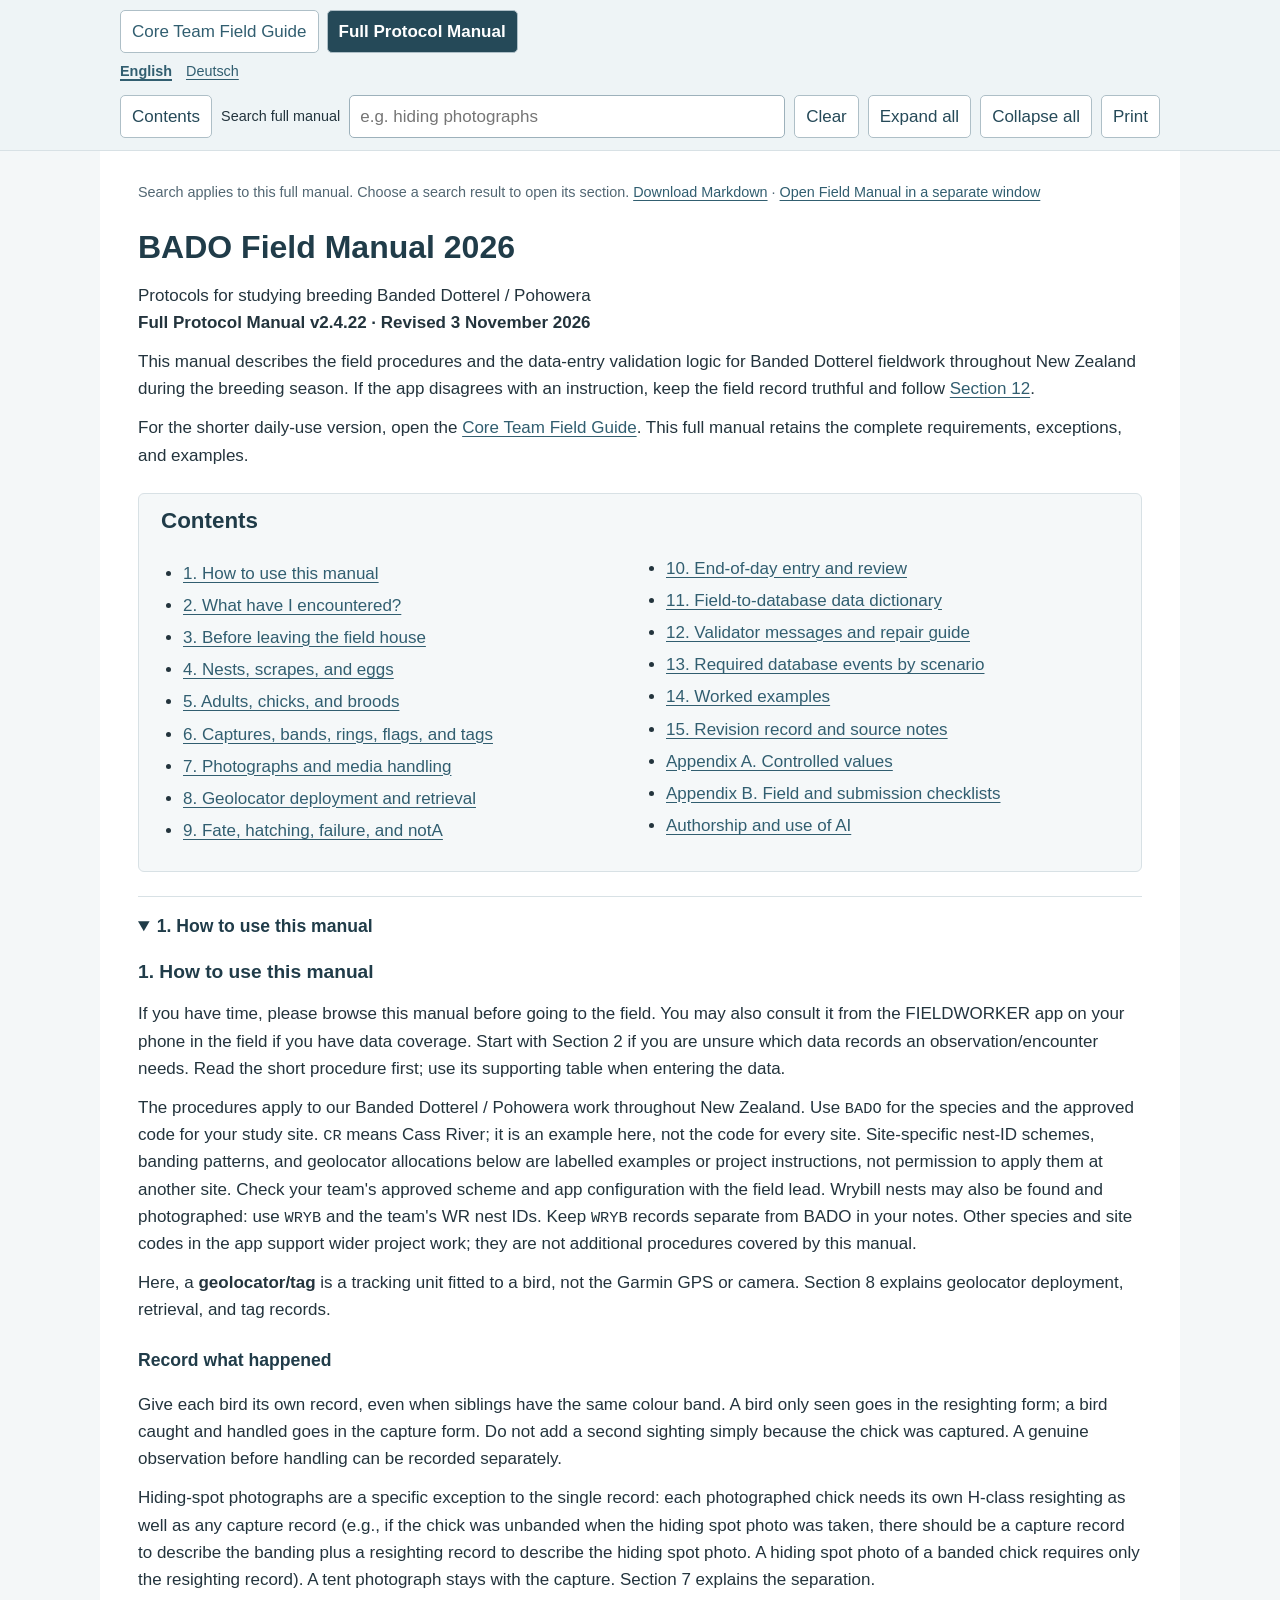
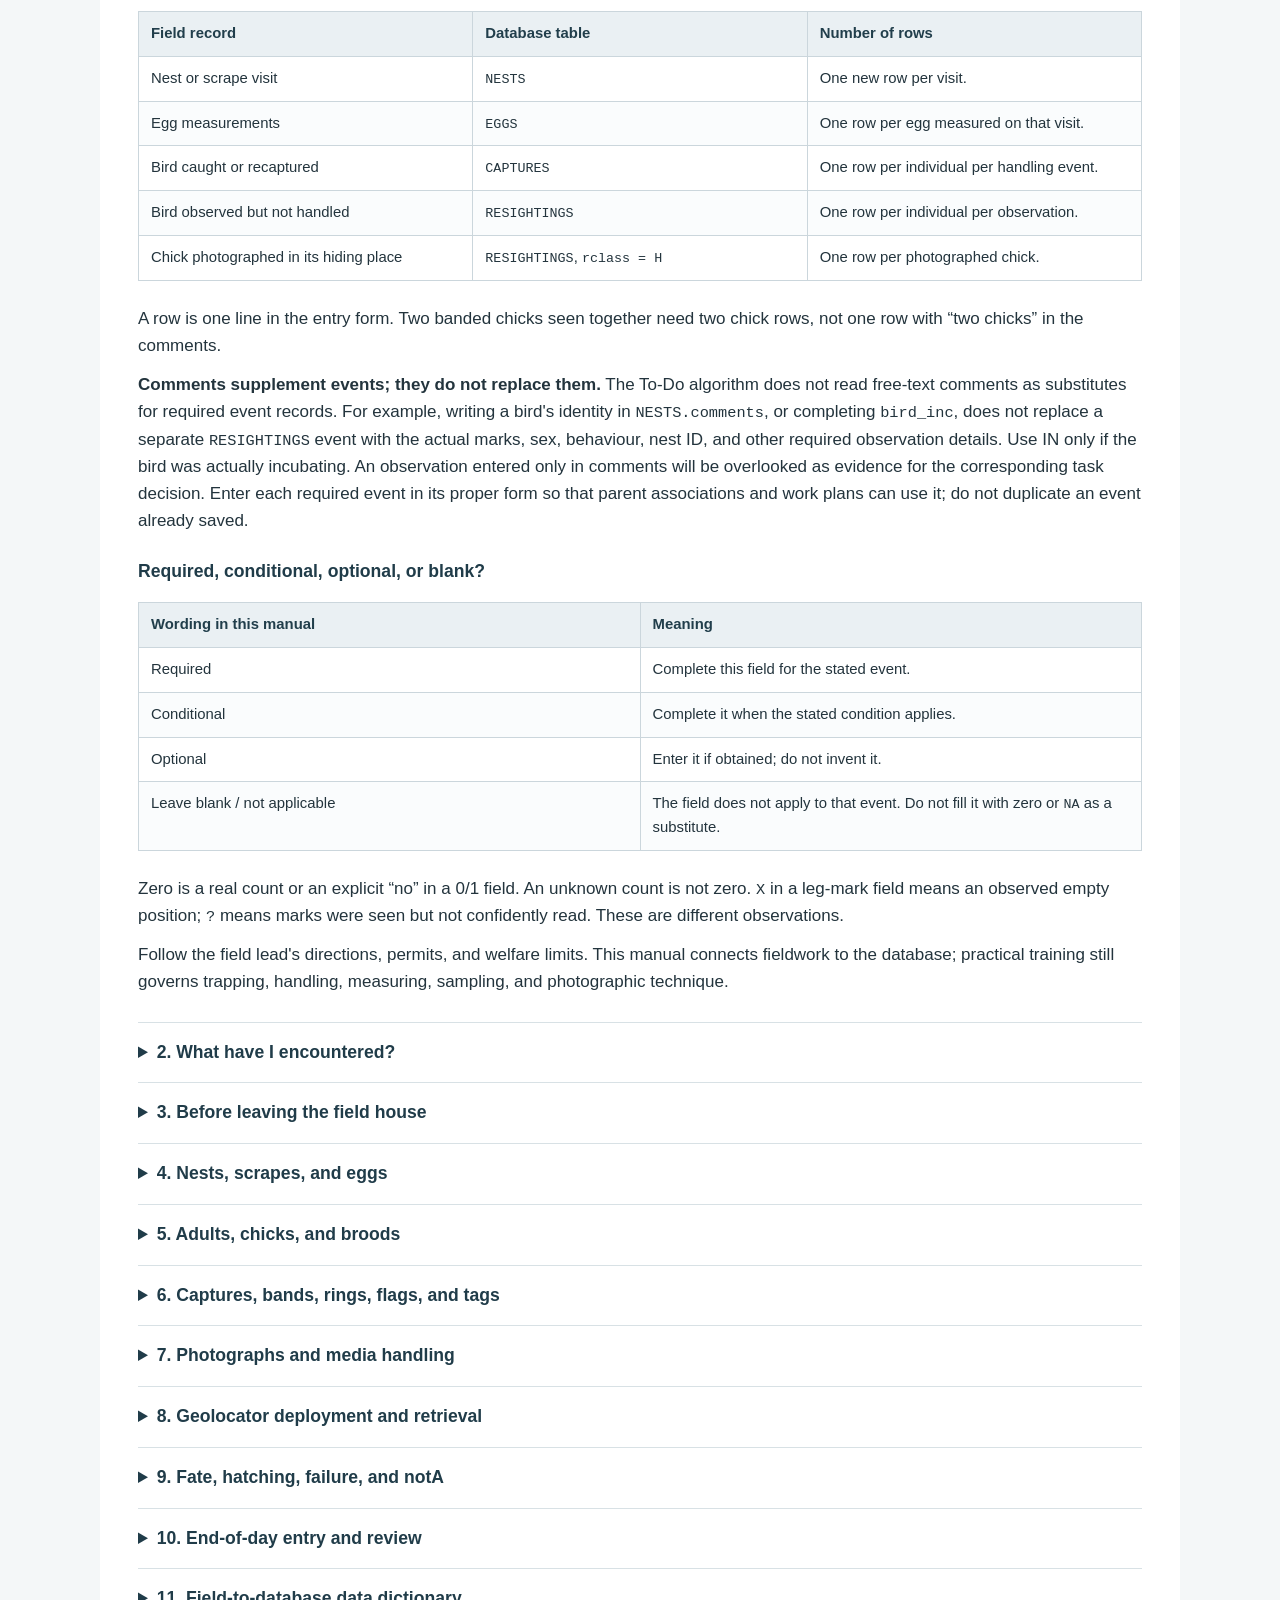
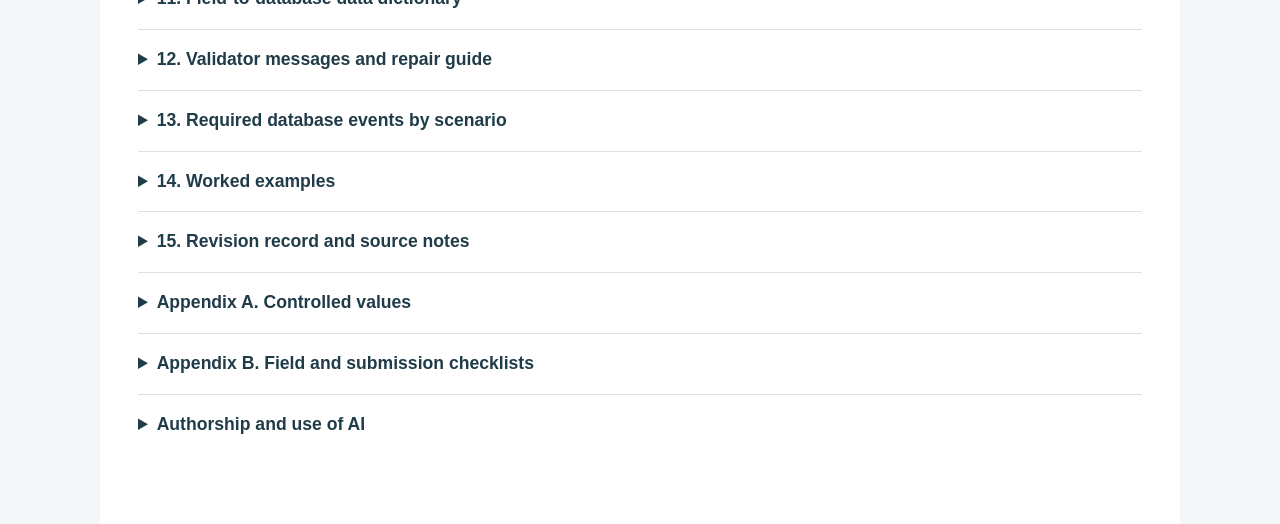
<file: main/www/field-manual/index.html>
<!doctype html>
<html lang="en-NZ"><head><meta charset="utf-8"><meta name="viewport" content="width=device-width, initial-scale=1"><meta name="manual-source-md5" content="0d69b73768755c16ca4a21d07cedc9c1"><meta name="manual-reference-md5" content="0d69b73768755c16ca4a21d07cedc9c1"><title>BADO Field Manual 2026 — Full Protocol Manual</title><style>/* Scoped by the reader iframe; does not change dashboard styling. */
:root { color-scheme: light; --ink: #23343d; --accent: #315e70; --line: #d8e1e5; }
* { box-sizing: border-box; }
html { scroll-padding-top: calc(var(--reader-tools-height, 180px) + 12px); }
body { margin: 0; background: #f4f7f8; color: var(--ink); font: 17px/1.6 Calibri, Arial, sans-serif; }
main { max-width: 1080px; margin: 0 auto; padding: 18px 38px 70px; background: #fff; }
h1, h2, h3, summary { font-family: Arial, sans-serif; color: #203c49; line-height: 1.35; }
h1 { font-size: 2rem; margin: 22px 0 12px; }
h2 { font-size: 1.4rem; margin-top: 28px; }
h3 { font-size: 1.1rem; margin-top: 26px; }
p, ul, ol { margin: 12px 0; }
li { margin: 5px 0; }
a { color: var(--accent); text-underline-offset: 3px; }
a:hover { color: #193f50; }
button, input { font: inherit; }
button, .contents-button { border: 1px solid #aebfc7; border-radius: 5px; background: #fff; color: #254958; padding: 7px 11px; cursor: pointer; }
button:hover, .contents-button:hover { background: #eaf1f4; }
button:focus-visible, input:focus-visible, a:focus-visible, summary:focus-visible, .table-scroll:focus-visible { outline: 3px solid #367a98; outline-offset: 3px; }
.reader-tools { position: sticky; top: 0; z-index: 5; border-bottom: 1px solid var(--line); background: #eef4f6; }
.reader-switch { max-width: 1080px; margin: auto; padding: 10px 20px 0; display: flex; flex-wrap: wrap; gap: 8px; }
.reader-switch a { border: 1px solid #aebfc7; border-radius: 5px; padding: 7px 11px; background: white; text-decoration: none; }
.reader-switch a[aria-current="page"] { background: #254958; color: white; font-weight: bold; }
.language-switch { max-width: 1080px; margin: auto; padding: 7px 20px 0; display: flex; flex-wrap: wrap; gap: 14px; font-size: .9rem; }
.language-switch a[aria-current="page"] { font-weight: bold; text-decoration-thickness: 2px; }
.translation-note { border-left: 4px solid #78949f; background: #f5f8f9; padding: 9px 13px; font-size: .9rem; }
.reader-tools-inner { max-width: 1080px; margin: auto; padding: 12px 20px; display: flex; flex-wrap: wrap; align-items: center; gap: 9px; }
.contents-button { text-decoration: none; }
.reader-tools label { font-size: .9rem; }
#manual-search { flex: 1; min-width: 180px; width: 240px; border: 1px solid #9db1bb; padding: 7px 10px; border-radius: 5px; background: #fff; }
.reader-hint { font-size: .9rem; color: #526773; }
#manual-search-status:empty { display: none; }
#manual-search-results { border: 1px solid var(--line); border-left: 4px solid var(--accent); border-radius: 5px; padding: 12px 18px; margin: 16px 0; max-height: 350px; overflow-y: auto; }
#manual-search-results ol { padding-left: 24px; }
#manual-search-results li { padding: 5px 0; }
.result-context { display: block; font-size: .85rem; color: #526773; }
mark { background: #fff0ab; color: inherit; padding: 0 1px; }
#manual-contents { background: #f5f8f9; border: 1px solid var(--line); border-radius: 6px; padding: 12px 22px; margin: 24px 0; }
#manual-contents h2 { margin-top: 0; }
#manual-contents ul { columns: 2; column-gap: 30px; padding-left: 22px; }
#manual-contents li { break-inside: avoid; }
details { border-top: 1px solid var(--line); padding: 14px 0; }
details details { margin: 10px 0 0 14px; }
summary { cursor: pointer; font-size: 1.1rem; padding: 4px 0; }
summary:hover { color: #176281; }
article > details[open] > h2 { font-size: 1.2rem; margin-top: 16px; }
.table-scroll { overflow-x: auto; margin: 18px 0 24px; }
table { border-collapse: collapse; table-layout: fixed; width: 100%; font-size: .93rem; }
td, th { border: 1px solid #cbd6dc; padding: 10px 12px; text-align: left; vertical-align: top; overflow-wrap: anywhere; }
th { background: #eaf0f3; color: #213e4b; }
tr:nth-child(even) td { background: #fafcfd; }
code { font: .9em ui-monospace, SFMono-Regular, Consolas, monospace; overflow-wrap: anywhere; }
pre { white-space: pre-wrap; padding: 16px; background: #f4f7f8; border: 1px solid var(--line); font-size: .9rem; }
pre code { overflow-wrap: anywhere; }
.skip-link { position: absolute; left: 12px; top: -100px; z-index: 10; padding: 10px; background: #fff; }
.skip-link:focus { top: 8px; }
[hidden] { display: none !important; }
@media (max-width: 620px) {
  main { padding: 14px 16px 50px; }
  body { font-size: 16px; }
  .reader-tools-inner { padding: 10px 12px; gap: 7px; }
  .reader-switch { padding: 10px 12px 0; font-size: .9rem; }
  .language-switch { padding: 7px 12px 0; }
  .reader-tools label { position: absolute; width: 1px; height: 1px; overflow: hidden; clip-path: inset(50%); }
  #manual-search { min-width: 120px; width: 140px; }
  button, .contents-button { font-size: .9rem; }
  #manual-contents ul { columns: 1; }
  table { min-width: 550px; font-size: .9rem; }
  table[data-columns="2"] { min-width: 0; }
  td, th { padding: 8px; }
}
@page { size: A4; margin: 18mm; }
@media print {
  body, main { background: #fff; padding: 0; margin: 0; max-width: none; font-size: 11pt; }
  .reader-tools, .reader-hint, #manual-search-status, #manual-search-results, .skip-link { display: none !important; }
  h2, h3, summary { break-after: avoid; }
  tr { break-inside: avoid; }
  .table-scroll { overflow: visible; }
  table { min-width: 0; font-size: 9pt; }
  a { color: inherit; }
  mark { background: none; }
}</style></head><body><a class="skip-link" href="#manual-content">Skip to manual</a><header class="reader-tools" aria-label="Manual controls"><nav class="reader-switch" aria-label="Choose a manual"><a href="core-guide.html">Core Team Field Guide</a><a href="index.html" aria-current="page">Full Protocol Manual</a></nav><nav class="language-switch" aria-label="Language"><a data-language-link href="index.html" lang="en" hreflang="en-NZ" aria-current="page">English</a><a data-language-link href="index-de.html" lang="de" hreflang="de">Deutsch</a></nav><div class="reader-tools-inner"><a class="contents-button" href="#manual-contents">Contents</a><label for="manual-search">Search full manual</label><input id="manual-search" type="search" placeholder="e.g. hiding photographs" aria-controls="manual-search-results" aria-describedby="manual-search-help" autocomplete="off"><button id="manual-clear" type="button">Clear</button><button id="manual-expand" type="button">Expand all</button><button id="manual-collapse" type="button">Collapse all</button><button id="manual-print" type="button">Print</button></div></header><main><p id="manual-search-help" class="reader-hint">Search applies to this full manual. Choose a search result to open its section. <a href="manual.md" download>Download Markdown</a> · <a href="index.html" target="_blank" rel="noopener">Open Field Manual in a separate window</a></p><p id="manual-search-status" role="status" aria-live="polite"></p><section id="manual-search-results" aria-label="Search results" hidden></section><noscript><p>Search and print controls need JavaScript. Both manuals remain readable; use your browser to print, and open any collapsed section using its heading.</p></noscript><article id="manual-content" tabindex="-1"><h1>BADO Field Manual 2026</h1>
<p>Protocols for studying breeding Banded Dotterel / Pohowera<br />
<strong>Full Protocol Manual v2.4.22 · Revised 3 November 2026</strong></p>
<p>This manual describes the field procedures and the data-entry
validation logic for Banded Dotterel fieldwork throughout New Zealand during the breeding season.
If the app disagrees with an instruction, keep
the field record truthful and follow <a href="#section-12">Section 12</a>.</p>
<p>For the shorter daily-use version, open the <a href="core-guide.html">Core Team Field Guide</a>.
This full manual retains the complete requirements, exceptions, and examples.</p>
<nav id="manual-contents" aria-label="Manual contents"><h2>Contents</h2>
<ul>
<li><a href="#section-1">1. How to use this manual</a></li>
<li><a href="#section-2">2. What have I encountered?</a></li>
<li><a href="#section-3">3. Before leaving the field house</a></li>
<li><a href="#section-4">4. Nests, scrapes, and eggs</a></li>
<li><a href="#section-5">5. Adults, chicks, and broods</a></li>
<li><a href="#section-6">6. Captures, bands, rings, flags, and tags</a></li>
<li><a href="#section-7">7. Photographs and media handling</a></li>
<li><a href="#section-8">8. Geolocator deployment and retrieval</a></li>
<li><a href="#section-9">9. Fate, hatching, failure, and notA</a></li>
<li><a href="#section-10">10. End-of-day entry and review</a></li>
<li><a href="#section-11">11. Field-to-database data dictionary</a></li>
<li><a href="#section-12">12. Validator messages and repair guide</a></li>
<li><a href="#section-13">13. Required database events by scenario</a></li>
<li><a href="#section-14">14. Worked examples</a></li>
<li><a href="#section-15">15. Revision record and source notes</a></li>
<li><a href="#appendix-a">Appendix A. Controlled values</a></li>
<li><a href="#appendix-b">Appendix B. Field and submission checklists</a></li>
<li><a href="#authorship">Authorship and use of AI</a></li>
</ul></nav>
<a id="section-1"></a>
<details open>
<summary><strong>1. How to use this manual</strong></summary>
<h2>1. How to use this manual</h2>
<p>If you have time, please browse this manual before going to the field. You may also consult it from the FIELDWORKER app on your phone in the field if you have data coverage. Start with
Section 2 if you are unsure which data records an observation/encounter needs. Read the short
procedure first; use its supporting table when entering the data.</p>
<p>The procedures apply to our Banded Dotterel / Pohowera work throughout New Zealand.
Use <code>BADO</code> for the species and the approved code for your study site. <code>CR</code> means
Cass River; it is an example here, not the code for every site. Site-specific
nest-ID schemes, banding patterns, and geolocator allocations below are labelled
examples or project instructions, not permission to apply them at another site.
Check your team's approved scheme and app configuration with the field lead.
Wrybill nests may also be found and
photographed: use <code>WRYB</code> and the team's WR nest IDs. Keep <code>WRYB</code> records separate
from BADO in your notes. Other species and site codes in the app support wider project work;
they are not additional procedures covered by this manual.</p>
<p>Here, a <strong>geolocator/tag</strong> is a tracking unit fitted to a bird, not the Garmin
GPS or camera. Section 8 explains geolocator deployment, retrieval, and tag records.</p>
<h3>Record what happened</h3>
<p>Give each bird its own record, even when siblings have the same colour band.
A bird only seen goes in the resighting form; a bird caught and handled goes
in the capture form. Do not add a second sighting simply because the chick was
captured. A genuine observation before handling can be recorded separately.</p>
<p>Hiding-spot photographs are a specific exception to the single record:
each photographed chick needs its own H-class resighting as well as any capture
record (e.g., if the chick was unbanded when the hiding spot photo was taken, there should be a capture record to describe the banding plus a resighting record to describe the hiding spot photo. A hiding spot photo of a banded chick requires only the resighting record). A tent photograph stays with the capture. Section 7 explains the
separation.</p>
<div class="table-scroll" tabindex="0" role="region" aria-label="Supporting table; scroll sideways if needed"><table>
<thead>
<tr>
<th>Field record</th>
<th>Database table</th>
<th>Number of rows</th>
</tr>
</thead>
<tbody>
<tr>
<td>Nest or scrape visit</td>
<td><code>NESTS</code></td>
<td>One new row per visit.</td>
</tr>
<tr>
<td>Egg measurements</td>
<td><code>EGGS</code></td>
<td>One row per egg measured on that visit.</td>
</tr>
<tr>
<td>Bird caught or recaptured</td>
<td><code>CAPTURES</code></td>
<td>One row per individual per handling event.</td>
</tr>
<tr>
<td>Bird observed but not handled</td>
<td><code>RESIGHTINGS</code></td>
<td>One row per individual per observation.</td>
</tr>
<tr>
<td>Chick photographed in its hiding place</td>
<td><code>RESIGHTINGS</code>, <code>rclass = H</code></td>
<td>One row per photographed chick.</td>
</tr>
</tbody>
</table></div>
<p>A row is one line in the entry form. Two banded chicks seen together need two
chick rows, not one row with “two chicks” in the comments.</p>
<p><strong>Comments supplement events; they do not replace them.</strong> The To-Do algorithm
does not read free-text comments as substitutes for required event records.
For example, writing a bird's identity in <code>NESTS.comments</code>, or completing
<code>bird_inc</code>, does not replace a separate <code>RESIGHTINGS</code> event with the actual
marks, sex, behaviour, nest ID, and other required observation details. Use IN
only if the bird was actually incubating. An observation entered only in comments
will be overlooked as evidence for the corresponding task decision. Enter each
required event in its proper form so that parent associations and work plans
can use it; do not duplicate an event already saved.</p>
<h3>Required, conditional, optional, or blank?</h3>
<div class="table-scroll" tabindex="0" role="region" aria-label="Supporting table; scroll sideways if needed"><table>
<thead>
<tr>
<th>Wording in this manual</th>
<th>Meaning</th>
</tr>
</thead>
<tbody>
<tr>
<td>Required</td>
<td>Complete this field for the stated event.</td>
</tr>
<tr>
<td>Conditional</td>
<td>Complete it when the stated condition applies.</td>
</tr>
<tr>
<td>Optional</td>
<td>Enter it if obtained; do not invent it.</td>
</tr>
<tr>
<td>Leave blank / not applicable</td>
<td>The field does not apply to that event. Do not fill it with zero or <code>NA</code> as a substitute.</td>
</tr>
</tbody>
</table></div>
<p>Zero is a real count or an explicit “no” in a 0/1 field. An unknown count is
not zero. <code>X</code> in a leg-mark field means an observed empty position; <code>?</code> means
marks were seen but not confidently read. These are different observations.</p>
<p>Follow the field lead's directions, permits, and welfare limits. This manual
connects fieldwork to the database; practical training still governs trapping,
handling, measuring, sampling, and photographic technique.</p>
</details>
<a id="section-2"></a>
<details>
<summary><strong>2. What have I encountered?</strong></summary>
<h2>2. What have I encountered?</h2>
<p>An encounter may need several records. Work through every applicable branch:
finding a nest, floating eggs, and catching a parent are separate things to
record, even when they happen on one visit.</p>
<h3>Master decision tree</h3>
<pre><code class="language-text">What happened during the encounter? Follow every applicable branch.
├─ Nest or scrape checked → one NESTS visit [4, 9]
│  ├─ Eggs measured/floated → one EGGS row per egg [4]
│  └─ Clutch photographed → photo fields on that NESTS visit [7]
├─ Bird only seen → one RESIGHTINGS row per bird [5]
│  └─ Family present → record observed parent(s) and chick(s), shared waypoint [5]
├─ Bird caught/handled → one CAPTURES row per bird [6]
│  ├─ Tent photograph → photo fields on that capture [7]
│  └─ Geolocator/tag fitted/removed/retained → tag fields on that capture [8]
└─ Chick photographed hiding → separate H-class RESIGHTINGS row per chick [7]
</code></pre>
<h3>Equivalent text key</h3>
<ol>
<li><strong>Did you check a nest or scrape?</strong> Yes: enter a nest visit, then go to 2.
No: go to 2 without a nest visit.</li>
<li><strong>Did you measure eggs?</strong> Yes: add one egg row per egg. No: do not create
egg readings. In either case, go to 3.</li>
<li><strong>Was a bird caught and handled?</strong> Yes: enter its capture; do not manufacture
a duplicate sighting. No, it was only seen: enter its resighting. Then go to 4.</li>
<li><strong>Were other family members seen?</strong> Yes: record each observed parent and
chick, using the family waypoint rules. No: do not add absent birds. Go to 5.</li>
<li><strong>Were photographs or videos taken?</strong> Yes: use the appropriate event's photo
fields; hiding photographs always need separate H rows. No: leave unrelated
media fields blank. Go to 6.</li>
<li><strong>Was there a geolocator/tag action, hatch, failure, or closure?</strong> Yes: also follow
Section 8 or 9. No: check the records identified above before leaving.</li>
</ol>
<h3>Which nest or brood ID?</h3>
<ol>
<li><strong>Does the bird belong to a known nest?</strong> Yes: retain that positive nest
ID, including after the brood leaves the nest. No: go to 2.</li>
<li><strong>Is this a mobile brood whose nest and eggs were never found?</strong> Yes:
use its assigned negative brood ID. No: do not assign a negative ID merely
because you are unsure which known nest the bird belongs to. Go to 3.</li>
<li><strong>Is an adult being captured when clearly unrelated to any nest or brood?</strong>
Yes: leave <code>nest_id</code> blank and enter the capture's gps_id/point. No:
follow the event-specific association rules; do not invent a placeholder ID.</li>
</ol>
<p>The rare discovery of newly hatched chicks <strong>inside an obvious nest</strong> establishes
a positive nest origin. Record its F discovery followed by H as described in
Section 4. Finding chicks outside a nest does not establish that origin.</p>
<p>Some later chick resightings, and a narrowly defined negative-brood family
encounter, can leave the ID blank. Use the checks in Section 5; a blank field
is not a negative brood ID and must not be filled with a placeholder.</p>
<h3>Which resighting class?</h3>
<ol>
<li><strong>Chick photographed in its hiding place?</strong> Yes: <code>H</code>. No: go to 2.</li>
<li><strong>Failed capture attempt?</strong> Yes: <code>C</code>. No: go to 3.</li>
<li><strong>Video session?</strong> Yes: <code>V</code>. No: go to 4.</li>
<li><strong>Photography session?</strong> Yes: <code>P</code>. No: <code>R</code> for a regular sighting.</li>
</ol>
<p>The same letter can have different meanings in different columns:</p>
<div class="table-scroll" tabindex="0" role="region" aria-label="Supporting table; scroll sideways if needed"><table>
<thead>
<tr>
<th>Entry</th>
<th>Meaning</th>
</tr>
</thead>
<tbody>
<tr>
<td><code>age = C</code></td>
<td>Chick.</td>
</tr>
<tr>
<td><code>rclass = C</code></td>
<td>Failed capture attempt; the bird was not handled.</td>
</tr>
<tr>
<td><code>capture_status = C</code></td>
<td>Recapture in which the band combination changed.</td>
</tr>
<tr>
<td><code>tag_action = R</code></td>
<td>Tag retrieved, not a regular resighting.</td>
</tr>
</tbody>
</table></div>
</details>
<a id="section-3"></a>
<details>
<summary><strong>3. Before leaving the field house</strong></summary>
<h2>3. Before leaving the field house</h2>
<p>Check the current To-Do PDF and agree the day's work with the field lead. Take
the Parent–Nest summary, allocated band combinations, and the equipment needed
for the visits you have been assigned. Read any capture timing notes before
planning to trap a parent.</p>
<h3>Equipment and time settings</h3>
<ul>
<li>Charge the Garmin GPS and camera; check their unit IDs against your notes.</li>
<li>Take field forms, spare batteries/cards, rings, bands, flags, measuring
equipment and the labelled sample materials needed for the day's work.</li>
<li>Use local New Zealand date and 24-hour time. Check the camera and GPS clocks
together, including the correct daylight-saving setting.</li>
<li>Keep the Garmin switched on in the field. Do not delete or manually rename
its points. Check recording settings against the app's GPS help if needed.</li>
</ul>
<h3>Collect a waypoint with your Garmin GPS</h3>
<p>At a new nest, brood encounter, capture location, regular resighting, or hiding-photo
location, save a waypoint and immediately write down the Garmin unit ID and
point number. Point 214 on GPS 4 is not the same record as point 214 on GPS 5.</p>
<p>For a family encounter, use the same waypoint for every family member recorded
on that occasion. This includes a situation in which the chick(s) were captures and the parent(s) were only resightings – simultaneous events that are entered into two
different tables (CAPTURES and RESIGHTINGS). Collect a new point for a later encounter after the family
moves; do not reuse yesterday's point because the brood ID is unchanged.
Enter <code>nest_id</code> whenever it is known. Use the Parent–Nest summary on the To-Do
PDF to check the family link; otherwise follow the blank-ID conditions in
Section 5. Absence from a To-Do table does not by itself permit a blank ID.</p>
<h3>Supporting table — direct GPS requirements</h3>
<p>In this manual, <strong>gps_id/point</strong> means both database fields: <code>gps_id</code> (the
Garmin unit ID) and <code>gps_point</code> (the saved waypoint number). Enter both numbers
together whenever a direct location is required. “Nest location” means the stationary
point established by the nest's first visit; it is not the waypoint of today's brood location.</p>
<div class="table-scroll" tabindex="0" role="region" aria-label="Supporting table; scroll sideways if needed"><table>
<thead>
<tr>
<th>Circumstance</th>
<th>Where the gps_id/point belongs</th>
<th>Requirement</th>
</tr>
</thead>
<tbody>
<tr>
<td>First positive nest/scrape visit</td>
<td>First <code>NESTS</code> row</td>
<td>Required. Later nest visits leave both fields blank.</td>
</tr>
<tr>
<td>Any entered negative brood ID</td>
<td>Each <code>CAPTURES</code> / <code>RESIGHTINGS</code> row</td>
<td>Required; no stationary nest location exists.</td>
</tr>
<tr>
<td>Hiding photograph</td>
<td>Every H-class <code>RESIGHTINGS</code> row</td>
<td>Required, including a known positive nest that has since hatched.</td>
</tr>
<tr>
<td>Eligible blank-ID family resighting</td>
<td>Each qualifying parent/chick row</td>
<td>Required, with the exact encounter date and shared gps_id/point; see Section 5 for more details.</td>
</tr>
<tr>
<td>Age-C capture, status <code>R</code> or <code>C</code></td>
<td>The chick's <code>CAPTURES</code> row</td>
<td>Required even with a positive nest ID.</td>
</tr>
<tr>
<td>Age-C first capture, status <code>F</code>, positive nest</td>
<td>The chick's <code>CAPTURES</code> row</td>
<td>The entry rule permits both blank when using the nest location (i.e., the fresh chick was still found in the nest scrape). Collect and retain the family waypoint; enter the gps_id/point when recording a capture away from the nest or linking the family encounter.</td>
</tr>
<tr>
<td>Adult captured with chicks</td>
<td>Adult <code>CAPTURES</code> row</td>
<td>Required, including a positive nest; record the chick context in <code>caught_with</code>, e.g. <code>2C</code> means that the adult was captured with two chicks.</td>
</tr>
<tr>
<td>Adult capture unrelated to a nest or brood, with <code>nest_id</code> blank</td>
<td><code>CAPTURES</code> row</td>
<td>Required. Leave the association blank; do not enter a placeholder ID.</td>
</tr>
<tr>
<td>Bird resighted without a positive nest link</td>
<td><code>RESIGHTINGS</code> row</td>
<td>Required.</td>
</tr>
<tr>
<td>Surviving brood after positive-nest <code>notA</code> closure</td>
<td>Chick and accompanying brood-parent resightings</td>
<td>Required.</td>
</tr>
<tr>
<td>Other positive-nest capture</td>
<td><code>CAPTURES</code> row</td>
<td>Normally use the nest location and leave direct GPS blank; do not apply the chick/adult-with-chicks exceptions to unrelated capture contexts.</td>
</tr>
<tr>
<td>Ordinary resighting at a known positive nest</td>
<td><code>RESIGHTINGS</code> row</td>
<td>The nest can supply the location; retain the shared gps_id/point for a brood encounter.</td>
</tr>
</tbody>
</table></div>
<h3>Quick GPS key</h3>
<ol>
<li><strong>Is this the first nest/scrape visit?</strong> Yes: enter its discovery gps_id/point.
No, a later visit to that stationary nest: leave both nest GPS fields blank.
For a bird encounter, go to 2.</li>
<li><strong>Is it a brood, H photograph, blank-ID family event, age-C status R or C capture, or
adult capture with chicks?</strong> Yes: use the encounter's gps_id/point as
specified above. No: go to 3.</li>
<li><strong>Does the permitted event use a positive nest's location?</strong> Yes: follow
its row in the table. No: the direct-location branch needs both GPS fields.</li>
</ol>
<p>Upload the GPS before entering biological records at the field house. The entered gps_id/point must
exist among the uploaded points. The biological forms use <code>gps_id</code> and
<code>gps_point</code>; do not type latitude and longitude into those fields.</p>
</details>
<a id="section-4"></a>
<details>
<summary><strong>4. Nests, scrapes, and eggs</strong></summary>
<h2>4. Nests, scrapes, and eggs</h2>
<h3>A new nest or scrape</h3>
<p>Keep the first visit short. Confirm the species, collect a waypoint with your
Garmin GPS, and assign the next unused nest ID under the team's naming system (see below).
Write down the eggs, chicks, and attending bird actually seen. Photograph and
process the nest only as directed by the visit plan and welfare conditions.</p>
<p>For example, Cass River BADO IDs use an A, B, or C plot prefix and the assigned two-digit
observer/GPS code plus two-digit running tally, for example <code>B0203</code>. Do not
restart your tally in another plot: B0203 and A0203 must not be assigned as
different discoveries using the same code/tally. Check the current register.
WRYB nests use the separate WR naming system.</p>
<h3>New discovery or later visit?</h3>
<ol>
<li><strong>Does the scrape/nest already have an ID?</strong> Yes: keep it, choose today's
state from the evidence using Section 9, and go to 4. No: record the
discovery waypoint and go to 2.</li>
<li><strong>Are eggs present at the new nest?</strong> Yes: assign its ID and enter the
opening <code>F</code> visit, then go to 4. No: go to 3.</li>
<li><strong>Is this a scrape with neither eggs nor chicks?</strong> Yes: assign its ID and
enter <code>S</code> with zero eggs. No: were newly hatched chicks found inside an
obvious nest? If yes, use the rare discovery procedure below. If no,
use the brood guidance in Section 5; do not invent a nest origin.</li>
<li><strong>Were eggs measured or floated?</strong> Yes: add an egg row per egg measured.
No: do not create readings. Go to 5.</li>
<li><strong>Are chicks present, or is fate uncertain?</strong> Yes: also use Section 9.
No: complete the active visit and its planned follow-up.</li>
</ol>
<p>A known scrape can later have its single F discovery when eggs are found;
retain its ID and the original scrape waypoint.</p>
<h3>Rare case: the nest is first found with newly hatched chicks inside</h3>
<p>Banded Dotterel chicks are precocial and nidifugous: they can move soon after
hatching and leave the nest shortly afterwards. Finding them still inside an
obvious nest immediately after hatch is therefore very rare.</p>
<p>If that is what you find, assign a positive nest ID and collect the nest
waypoint. Enter two NESTS events: F to record discovery, followed immediately
by H, with the H time at least one minute after F. Explain that the nest was
first found with newly hatched chicks inside it. This records discovery and
hatch at the same encounter; it does not invent an earlier egg visit.</p>
<div class="table-scroll" tabindex="0" role="region" aria-label="Supporting table; scroll sideways if needed"><table>
<thead>
<tr>
<th>Event</th>
<th>Required entries for this exception</th>
</tr>
</thead>
<tbody>
<tr>
<td>F discovery</td>
<td>New positive <code>nest_id</code>, actual discovery date/time, observer/species/site, and both nest GPS fields. If no eggs remain, <code>clutch_size = 0</code>; do not invent eggs or egg measurements. Record the chicks actually seen.</td>
</tr>
<tr>
<td>Immediate H</td>
<td>Same positive ID and encounter date; <code>time_visit</code> at least one minute after F. Record actual remaining eggs/chicks; with no eggs, clutch 0 and the observed positive brood count. Leave direct nest GPS blank because F establishes the point.</td>
</tr>
<tr>
<td>Individual birds</td>
<td>Separate CAPTURES rows if handled or RESIGHTINGS rows if observed; family and photograph rules still apply.</td>
</tr>
</tbody>
</table></div>
<p><strong>When validation flags this observation:</strong> a first F row with zero eggs
correctly triggers the usual safeguard. Recheck the entry. If chicks really
were found inside an obvious nest immediately after hatch, keep the true
counts and explain this rare circumstance in <code>comments</code>. For example:
“Nest first found with newly hatched chicks still inside an obvious nest;
no eggs remained. F discovery followed by H.”</p>
<p>If saving remains blocked, check the other fields and use the documented
validation override in Section 12, retaining the explanation. This is an
exceptional, commented observation—not a reason to weaken the inspector,
invent eggs, or add a programmed exception.</p>
<p>Chicks first encountered <strong>outside</strong> an obvious nest, with no previously known
nest origin, form an unknown-origin brood: use a negative ID and no NESTS
events. Do not make F/H rows merely because chicks look newly hatched. A brood
already reliably linked to a known nest retains its positive ID, as in Section 5.</p>
<h3>Supporting table — one nest visit</h3>
<div class="table-scroll" tabindex="0" role="region" aria-label="Supporting table; scroll sideways if needed"><table>
<thead>
<tr>
<th>Field(s)</th>
<th>Requirement</th>
<th>Entry</th>
</tr>
</thead>
<tbody>
<tr>
<td><code>species</code>, <code>site</code>, <code>observer</code>, <code>date</code>, <code>time_visit</code></td>
<td>Required</td>
<td>Species/site, registered observer code, and actual local date/time.</td>
</tr>
<tr>
<td><code>nest_id</code>, <code>nest_state</code></td>
<td>Required</td>
<td>Positive ID and today's state. Never a negative ID or a placeholder for an unknown association.</td>
</tr>
<tr>
<td><code>gps_id</code>, <code>gps_point</code></td>
<td>Required on first visit only</td>
<td>Both on the opening S or F row. A later F after S does not repeat them.</td>
</tr>
<tr>
<td><code>clutch_size</code>, <code>brood_size</code></td>
<td>Conditional on what can be established</td>
<td>Eggs still present and chicks observed are separate counts. S requires <code>clutch_size = 0</code> and blank/zero brood. Do not use zero for an unknown count.</td>
</tr>
<tr>
<td><code>bird_inc</code></td>
<td>When attending bird assessed</td>
<td>Sex(es), unknown sex, or no bird seen; Appendix A. This does not record the individual's identity.</td>
</tr>
<tr>
<td><code>hatch_state</code></td>
<td>When egg condition recorded</td>
<td>Count and condition of remaining eggs; Section 9.</td>
</tr>
<tr>
<td><code>nest_photo</code>, <code>tent_photo</code></td>
<td>Record whether clutch photographed in scrape/tent</td>
<td><code>1</code> for the applicable sequence, <code>0</code> for no photograph.</td>
</tr>
<tr>
<td><code>cam_id</code>, <code>photo_start</code>, <code>photo_end</code></td>
<td>Required when photographs recorded</td>
<td>Actual camera and complete image range on this visit.</td>
</tr>
<tr>
<td><code>comments</code></td>
<td>Required for state <code>O</code>; otherwise explain uncertainty/unusual findings</td>
<td>Describe the evidence, not just the chosen code.</td>
</tr>
</tbody>
</table></div>
<p>Add a row for today's visit. Do not overwrite an earlier visit with later
findings. The same ID stays with the nest when its attending bird changes.</p>
<h3>Measuring and floating eggs</h3>
<p>Check the egg's number before each reading and return eggs promptly under the
team's procedure. Do not float starred or pipping eggs. Record their hatch
signs on the nest visit instead; if an egg row is needed to explain omitted
measurements, leave its float fields blank and explain why.</p>
<p>Clutch photographs belong on the nest visit, not in the egg table. Photographing
two eggs without measuring them does not, by itself, require two EGGS rows.</p>
<h3>Supporting table — one row per egg measured</h3>
<div class="table-scroll" tabindex="0" role="region" aria-label="Supporting table; scroll sideways if needed"><table>
<thead>
<tr>
<th>Field(s)</th>
<th>Requirement</th>
<th>Entry</th>
</tr>
</thead>
<tbody>
<tr>
<td><code>species</code>, <code>observer</code>, <code>date</code>, <code>time_visit</code>, <code>nest_id</code>, <code>egg_id</code></td>
<td>Required</td>
<td>Measurer, actual local measurement date/time, positive nest ID, and egg number 1–4. No <code>site</code> field exists in <code>EGGS</code>.</td>
</tr>
<tr>
<td><code>float_angle</code></td>
<td>Record when floated</td>
<td>Observed whole degrees, 0–90. Do not replace an unusual reading with an expected one.</td>
</tr>
<tr>
<td><code>float_location</code></td>
<td>Record when floated</td>
<td><code>bottom</code>, <code>suspended</code>, or <code>surface</code>.</td>
</tr>
<tr>
<td><code>float_surface</code></td>
<td>Conditional</td>
<td><code>bottom</code>/<code>suspended</code>: blank. <code>surface</code>: whole mm <code>0</code>, <code>1</code>, <code>2</code>, or <code>3</code>. Zero means at the surface with no measured projection, not submerged.</td>
</tr>
<tr>
<td><code>comments</code></td>
<td>When reading omitted or unusual</td>
<td>Reason for omission or uncertainty.</td>
</tr>
<tr>
<td>Camera, image, and drive fields</td>
<td>Not applicable</td>
<td>No such fields in current <code>EGGS</code>; put clutch media in <code>NESTS</code>.</td>
</tr>
</tbody>
</table></div>
<h3>Timing and row checks</h3>
<div class="table-scroll" tabindex="0" role="region" aria-label="Supporting table; scroll sideways if needed"><table>
<thead>
<tr>
<th>Check</th>
<th>What it means in practice</th>
</tr>
</thead>
<tbody>
<tr>
<td>Egg rows from one check</td>
<td>Use the actual same-day event. Their measurement times must span no more than five minutes under the current check.</td>
</tr>
<tr>
<td>Matching nest visit</td>
<td>Same positive ID, date, and observer, with the nest visit no more than 60 minutes before or after the egg time.</td>
</tr>
<tr>
<td>Egg numbers</td>
<td>Unique within the measurement event; no number above the matched clutch size. Two measured eggs need two rows.</td>
</tr>
<tr>
<td>Different measurer or genuine delay</td>
<td>Keep the true observer and times. Explain and refer a failed event match; do not change truthful values to make it pass. A missing match is a review warning, not proof that no nest visit occurred.</td>
</tr>
</tbody>
</table></div>
<p>For a surface egg with angle 90° and a measured 1 mm above water, enter
<code>float_location = surface</code>, <code>float_angle = 90</code>, <code>float_surface = 1</code>.
For a submerged egg, leave <code>float_surface</code> blank rather than entering <code>0</code>.</p>
<p>Use the hatching forecast to plan checks, not as proof of hatch date. Keep the
visit evidence and observed hatch signs alongside any estimate.</p>
</details>
<a id="section-5"></a>
<details>
<summary><strong>5. Adults, chicks, and broods</strong></summary>
<h2>5. Adults, chicks, and broods</h2>
<h3>When you find a family</h3>
<p>Record the adult(s) and each chick you actually encounter. Read the marks you
can see, note what the adults are doing, and collect a waypoint with your
Garmin GPS. Keep the family together in your notebook so the entries can be
linked later.</p>
<p>Record both social parents when both are observed and identifiable. If only
one is seen, record that bird; do not add the absent mate. An unbanded parent
still needs a row, using X-X. Two banded chicks need two rows even if their
single colour bands are the same.</p>
<h3>Which family is it?</h3>
<ol>
<li><strong>Is the brood reliably linked to a known nest?</strong> Yes: retain that
positive ID. No: go to 2.</li>
<li><strong>Was the nest never found?</strong> Yes: use the assigned negative brood ID.
No, the origin is merely uncertain: check the parents against the Parent–Nest
summary on the To-Do PDF; ask the field lead if the match remains unclear.</li>
</ol>
<p>Keep the leading minus sign on a negative ID. It denotes a mobile brood of
unknown origin, not a failed nest or an unidentified adult. Negative IDs belong
only in CAPTURES and RESIGHTINGS, never NESTS or EGGS.</p>
<p>For an adult capture clearly unrelated to any nest or brood, leave <code>nest_id</code>
blank and enter the capture's gps_id/point. This is not a way to record an
unknown family association: a brood still needs its actual link or an eligible
blank-ID route described below.</p>
<h3>Give the family one shared waypoint</h3>
<p>Every family record from this encounter must carry the same GPS unit and point
number, with the same date and site. This applies across tables: if chicks
were captured but the parents only resighted, their records still need the
same waypoint. These entries are crucial when reconstructing a missing
nest/brood link.</p>
<p>For example, two chick captures and one parent resighting at GPS 4 / point 214
all use <code>gps_id = 4</code> and <code>gps_point = 214</code>. A point number alone, a point from
another GPS, or yesterday's date cannot identify that shared encounter.</p>
<p>All records from this family encounter must agree on the nest or brood ID
where one is entered. Different nonblank IDs at the same date, site, and
gps_id/point trigger a data-entry error, even when the chick's ID is also
entered. Check the notebook and family identity; do not invent a second
waypoint to make the entry pass. This does not prevent a chick's association
changing between separate encounters, for example after brood mixing.</p>
<h3>Record the adult's behaviour</h3>
<div class="table-scroll" tabindex="0" role="region" aria-label="Supporting table; scroll sideways if needed"><table>
<thead>
<tr>
<th>Adult observation</th>
<th><code>behav</code></th>
</tr>
</thead>
<tbody>
<tr>
<td>Brooding chicks</td>
<td><code>BC</code></td>
</tr>
<tr>
<td>Foraging with chicks</td>
<td><code>FC</code></td>
</tr>
<tr>
<td>Alert with chick(s)</td>
<td><code>AC</code></td>
</tr>
<tr>
<td>Broken-wing display</td>
<td><code>BW</code></td>
</tr>
</tbody>
</table></div>
<p><code>BC</code>, <code>FC</code>, and <code>AC</code> describe a parent with chicks. <code>BW</code> alone does not say that
individual chicks were seen: a bird can display near eggs or chicks. Keep
general alert <code>AT</code> distinct from alert with chicks <code>AC</code>.</p>
<h3>When does an observation confirm the parent–nest link?</h3>
<p>When the To-Do PDF asks you to confirm a parent's nest association, record what
that bird actually does at the nest or brood. <strong>Scraping (<code>SC</code>) can confirm the
link after one clear, nest-linked observation.</strong> It does not require chicks to
be present. Do not add chick rows unless chicks were actually encountered.</p>
<p>The check applies to each parent separately. Confirming one bird does not
confirm its mate, so the family may still appear under <strong>Parents to resight
for nest association</strong>.</p>
<div class="table-scroll" tabindex="0" role="region" aria-label="Supporting table; scroll sideways if needed"><table>
<thead>
<tr>
<th>Observation of the identified parent</th>
<th>Evidence needed for its nest link</th>
</tr>
</thead>
<tbody>
<tr>
<td>Incubating <code>IN</code></td>
<td>One matching nest-linked resighting: the identified adult is incubating this nest.</td>
</tr>
<tr>
<td>Nest maintenance <code>NM</code></td>
<td>One matching nest-linked resighting: the adult is maintaining this nest.</td>
</tr>
<tr>
<td>Scraping <code>SC</code></td>
<td>One matching nest-linked resighting: the adult is scraping at the recorded nest/scrape. Chicks need not be present.</td>
</tr>
<tr>
<td>Broken-wing display <code>BW</code></td>
<td>One matching nest-linked resighting can confirm association. The display alone does not establish that chicks were seen.</td>
</tr>
<tr>
<td>Brooding chicks <code>BC</code>, foraging with chicks <code>FC</code>, alert with chick(s) <code>AC</code></td>
<td>One matching brood-linked resighting. Record the accompanying chicks as actually encountered, using the rules below.</td>
</tr>
<tr>
<td>Other behaviour</td>
<td>Three matching nest-linked resightings are needed; the first observation counts towards the three.</td>
</tr>
<tr>
<td>A <code>?</code> in any leg segment</td>
<td>The event does not supply parent–nest evidence unless a known metal ring reliably identifies the bird from capture history. Keep the observed question marks.</td>
</tr>
<tr>
<td>Parent with chicks: <code>BC</code>, <code>FC</code>, or <code>AC</code></td>
<td>Also follow the accompanying-chick rules below. <code>SC</code> and the other confirming behaviours do not trigger that requirement on their own.</td>
</tr>
</tbody>
</table></div>
<p>These are codes for the form's <code>behav</code> field. Use the behaviour actually seen,
not the code most likely to remove a To-Do entry. An adult alert nearby is <code>AT</code>;
use <code>AC</code> only for an adult alert with chicks. If several behaviours were
observed, enter the applicable codes separated by commas, for example <code>AT, IN</code>.</p>
<h3>How the database chooses between possible parents</h3>
<p>The database assesses males and females separately. It first identifies the
bird, then weighs the evidence linking that bird to this particular nest or
brood. A colour combination recognised from an earlier season establishes
identity, not ownership of a current nest.</p>
<div class="table-scroll" tabindex="0" role="region" aria-label="Supporting table; scroll sideways if needed"><table>
<thead>
<tr>
<th>Evidence, strongest first</th>
<th>How it affects the parent–nest link</th>
</tr>
</thead>
<tbody>
<tr>
<td>A qualifying direct capture</td>
<td>A nest-linked adult caught by TN, TB, or HA, or with chicks recorded in <code>caught_with</code>, supplies direct association evidence. An eligible adult capture linked to a banded chick through the exact family encounter can also establish the link. Record the actual method/context; never choose a capture code to strengthen the result.</td>
</tr>
<tr>
<td>One confirming resighting</td>
<td>One of IN, NM, SC, BW, BC, FC, or AC above. This takes precedence over an alternative identity supported only by repeated other behaviour.</td>
</tr>
<tr>
<td>Three other matching resightings</td>
<td>Three genuine, eligible nest-linked observations of the same identity, including the first. These are observation records, not the two separate dates per parent used for brood-loss evidence in Section 9. Do not split one observation or duplicate rows to reach three.</td>
</tr>
<tr>
<td>Insufficient or conflicting evidence</td>
<td>The link remains pending if no identity reaches a qualifying level, or ambiguous if more than one identity shares the strongest level. The database does not choose a bird merely because it was seen nearby.</td>
</tr>
</tbody>
</table></div>
<p>An ambiguous mark match also prevents that candidate from being treated as
resolved, even when some of its other evidence appears strong. Obtain a better
reading and refer the conflict; do not remove the original observation.</p>
<p><strong>A pending bird later confirmed at another nest.</strong> A reliably identified
adult may first be seen near one nest without enough evidence to establish
parentage, then be confirmed at a different nest. If the later nest has one
unambiguous selected parent supported by confirming behaviour or a qualifying
direct capture, an older, still-unproven candidate for that same bird and sex
is removed from the earlier nest's current parent display. The later proof
must be on a strictly later field date than all of that candidate's earlier-nest
encounters. The earlier nest remains on its normal tasks, with its parent still
unknown or requiring review; the observation itself stays in the database.</p>
<p>This does not erase an independently resolved earlier association, transfer
proof between nests, or decide between competing strong claims. A same-day
encounter or a further encounter at the earlier nest after the new confirmation
prevents this narrow override. X-X, shared single-colour recruit marks, and
ambiguous identity matches cannot establish this cross-nest link. Males and
females are assessed independently, using evidence by the reference date.</p>
<p>A mobile-mistnet capture (<code>capture_method = MM</code>) does not, by itself, prove
which nest that adult belongs to. For a reliably identified bird at the same
nest, eligible observations from before and after MM can count together: one
confirming behaviour or three matching observations can resolve the link. A
later MM capture does not erase independently established association.</p>
<p>X-X is different: it identifies an unbanded bird of the recorded sex at that
nest, not a uniquely identifiable individual across encounters. For example,
an adult male caught by MM on day 1 is not established as the parent merely
by that capture. A male X-X observed incubating there on day 2 instead confirms
an unbanded male as the associated parent. If another male is first caught and
marked by MM on day 3, do not assume it was that day-2 bird. The newly marked
male needs its own one confirming observation or three distinct qualifying
observations after capture. That different-day X-X evidence is not transferred
to it. Apply the same rule independently to females.</p>
<p><strong>Approved decision — Luke Eberhart-Hertel, 1 November 2026:</strong> an unambiguous confirming
X-X resighting and a unique eligible <code>capture_status = F</code> (first banding)
capture of the same sex, at the same nest, and on the same date are assumed to
be the targeted same individual. That same-day confirmation transfers to the
newly marked identity, including an MM capture, without requiring later sightings.
Keep the actual observation date. RESIGHTINGS has no observation-time field;
do not invent an exact sighting time or before/after order. The SQL calculation
will conservatively date this linked proof at the capture datetime on that date.
This derived timestamp is not an observed resighting time.</p>
<p>For an invented example, <code>sameDayXXIN + firstMM</code> means an X-X adult observed
incubating and one eligible same-sex first-banding MM capture at the same nest
on day 1. With no later sightings, the marked identity resolves on day 1 under
this assumption. By contrast, X-X IN on day 1 followed only by first MM capture
on day 2 leaves the newly marked identity pending. If that bird has its own
eligible same-day confirming X-X linkage on day 2, that supplies day-2 proof
and allows retirement of an older placeholder without transferring day-1 proof.</p>
<p>There is no unique link with multiple competing captured identities,
ambiguous or otherwise ineligible evidence, another sex or nest, recapture
only, or evidence beyond the reference date. First-marking uniqueness counts
all eligible F identity keys for that sex, nest, and date before later-proof
or ambiguity filters. A competing candidate cannot be filtered out to create
a unique link just because it lacks later proof or fails a later ambiguity
check. Duplicate rows of one identity do not create another identity.
A later X-X stays separate.
Do not split or duplicate records to reach three. Preserve original X-X/MM
displacement history and refer contradictory strong evidence for review;
do not erase observations or silently choose between competing birds.
The evidence hierarchy, seven-day/36-hour capture gates, and tag rules remain
unchanged, as do unrelated same-day safeguards for juvenile origins and brood
closure. This approved method supersedes the earlier blanket same-day no-link
wording. Verification scope is recorded separately in the dated source notes.</p>
<p>The To-Do follow-up can begin two calendar
days after capture; this is separate from the 36-hour capture-disturbance rule
in Section 8. A timing-blocked capture instruction can also appear as
resighting work, so read the To-Do note rather than assuming every resighting
row means uncertain parent identity.</p>
<p>Read as much of the mark as possible. Most fully colour-banded adults can be
matched by their lower-leg combination; birds distinguished by an upper-leg
spacer need that part read too. A verified metal ring can identify a bird when
its observed colour marks are uncertain. Otherwise, <code>?</code> anywhere in the four
leg fields excludes that event from parent-association evidence; it is not a
wildcard matching every possible colour. Keep the original observation.
An X-X adult can be recorded as a current parent, but X-X cannot establish
that it is the same unbanded individual at another nest or on another date.</p>
<p>Later capture/banding or convincing evidence of a different parent can change
the selected identity. Older observations must not be copied forward as new
sightings. Check the refreshed Parent–Nest summary and refer conflicting marks,
sexes, or dates rather than editing observations to make them agree.</p>
<p>The field requirement is a genuine shared family encounter: the same date,
site, and gps_id/point. The reviewed local matching rules enforce that shared
encounter and reject conflicting family IDs. Check the actual field records
if the Parent–Nest summary looks wrong; an automatic result is not permission
to ignore a mistaken date, waypoint, or identity.</p>
<p><strong>A resolved parent is not a dead brood.</strong> A row can disappear from <strong>Parents
to resight for nest association</strong> because the link is now established, while
the brood remains on banding or flagging lists. The separate presumed-dead
and juvenile-stage resolution checks are explained in <a href="#section-9">Section 9</a>.</p>
<h3>Enter sightings and handling as encountered</h3>
<p>Use the following order to avoid inventing observations to satisfy a message.</p>
<div class="table-scroll" tabindex="0" role="region" aria-label="Supporting table; scroll sideways if needed"><table>
<thead>
<tr>
<th>Encounter</th>
<th>Records and submission order</th>
</tr>
</thead>
<tbody>
<tr>
<td>Parent(s) and chicks only seen</td>
<td>One RESIGHTINGS row per bird. Submit the parent and chick rows together.</td>
</tr>
<tr>
<td>Chicks captured, parent(s) only seen</td>
<td>Save the genuine age-C CAPTURES rows first. Then submit the parent RESIGHTINGS rows, matching date, site, and complete gps_id/point. The saved captures satisfy the parent's accompanying-chick check.</td>
</tr>
<tr>
<td>Chick only resighted; parent handled but not observed tending chicks</td>
<td>The capture alone does not satisfy the chick resighting's accompanying-parent check. Record what occurred and refer a truthful exceptional encounter; do not invent tending behaviour.</td>
</tr>
<tr>
<td>Chick photographed hiding after handling</td>
<td>Capture first, then a separate H row with the actual parent resighting(s); Section 7.</td>
</tr>
</tbody>
</table></div>
<p>If you enter a behaviour code implying a parent-with-chicks observation but
have no accompanying chick record, check your notes. Add the actual chick
resightings, or save the genuine chick captures first if that is what happened.
Do not make up additional chick sightings alongside captured chicks.</p>
<p>The distinction works in one direction: a <strong>saved chick capture</strong> can satisfy
the parent-side check. A chick <strong>resighting</strong> still needs the observed parent
in the same RESIGHTINGS submission. A parent entered yesterday—or saved in an
earlier submission today—is not automatically included in the rows now being
checked. Avoid splitting one family sighting across separate submissions.</p>
<h3>Supporting table — parent and chick resighting links</h3>
<div class="table-scroll" tabindex="0" role="region" aria-label="Supporting table; scroll sideways if needed"><table>
<thead>
<tr>
<th>Check</th>
<th>Requirement</th>
</tr>
</thead>
<tbody>
<tr>
<td>Parent</td>
<td><code>age = A</code>; actual behaviour includes <code>BC</code>, <code>FC</code>, or <code>AC</code>.</td>
</tr>
<tr>
<td>Uncertain parent marks</td>
<td>Record what was read. If any leg segment contains <code>?</code>, the event cannot supply parent–nest evidence unless its known metal ring can be reliably traced to capture history. Enter that known code in <code>ring</code>; do not replace observed question marks with inferred colours. Old capture history establishes identity, not a previous season's nest link.</td>
</tr>
<tr>
<td>Chick</td>
<td>A separate <code>age = C</code> row for each chick resighted, including H rows.</td>
</tr>
<tr>
<td>Matching encounter</td>
<td>Same date and either the same valid ID or the same complete gps_id/point. For field recording, retain the shared family date, site, and gps_id/point even when the ID is known.</td>
</tr>
<tr>
<td>Parent side</td>
<td>Linked chick row in the submission, or an already-saved age-C capture with the exact same date, site, and complete gps_id/point. An unsaved capture in another form cannot be checked.</td>
</tr>
<tr>
<td>Chick resighting side</td>
<td>Linked parent row in the current submission; prior parent history supplies identity evidence, not a new observation.</td>
</tr>
<tr>
<td>Positive nest history</td>
<td>Parent-with-chicks observations need latest relevant nest state <code>H</code> or <code>notA</code>, on or before the encounter date. Do not invent hatch evidence to satisfy this.</td>
</tr>
<tr>
<td>Exceptional encounter</td>
<td>Explain a genuinely missing parent/companion observation; Section 12.</td>
</tr>
</tbody>
</table></div>
<h3>When the nest or brood ID can be blank</h3>
<p>Enter it whenever known. Use the Parent–Nest summary on the To-Do PDF to work
out the ID from the parent combination(s). The following exceptions are for
existing, reliable family links, not permission to choose a nearby nest.</p>
<div class="table-scroll" tabindex="0" role="region" aria-label="Supporting table; scroll sideways if needed"><table>
<thead>
<tr>
<th>Resighting circumstance</th>
<th>Conditions before omitting <code>nest_id</code></th>
</tr>
</thead>
<tbody>
<tr>
<td>Ordinary chick, class <code>R</code>, <code>P</code>, <code>V</code>, or <code>C</code></td>
<td>Both GPS fields and at least one same-submission age-A <code>BC</code>, <code>FC</code>, or <code>AC</code> parent at that exact date and gps_id/point. Each qualifying parent needs a valid current or resolvable prior association; the family must give one unambiguous nest/brood result. Class P or V resightings retain their camera/range requirements; <code>ring</code> remains optional.</td>
</tr>
<tr>
<td>One or both parents recorded</td>
<td>One or both may supply the link; two parents linked to the same nest are still one unique ID. Conflicting or unresolved identities do not supply an inferred link.</td>
</tr>
<tr>
<td>Negative-brood family, with blank IDs on parent and chick rows</td>
<td>The confirmed parent records in the database must already identify both social parents unambiguously for one negative brood, with neither unresolved. Each parent actually seen must match its selected identity and have <code>BC</code>, <code>FC</code>, or <code>AC</code>; all rows share date, site, and complete gps_id/point. One observed parent is sufficient; do not add its absent mate.</td>
</tr>
<tr>
<td>Hiding-photo chick</td>
<td>No omission permitted for new H rows. Enter the explicit positive/negative ID as well as ring, both GPS fields, and complete photo fields; Section 7.</td>
</tr>
<tr>
<td>First chick capture</td>
<td>No resighting exception applies. An age-C status-F CAPTURES row needs the actual positive nest or negative brood ID.</td>
</tr>
</tbody>
</table></div>
<p>The software's saved-family lookup is not a location-only guess. Missing,
pending, or ambiguous parent identities cannot supply an omitted ID. Enter the
known ID explicitly or refer the unresolved association rather than bypassing
the ambiguity. Inferred links do not fill the original blank field afterwards.
A positive-nest parent still carries its required ID; the exception allowing
both parent and chick IDs to be blank is the negative-family case above.</p>
<h3>An unbanded parent, or no parent seen</h3>
<p>If an unbanded parent is tending chicks, record it as X-X: at minimum
<code>LL = X</code>, <code>LR = X</code>. Add its actual behaviour, age, sex, observer, date, site,
required ID, and shared gps_id/point. X-X records an unbanded bird at this encounter;
it does not identify that individual across days and cannot by itself supply
the parent-identity exception above.</p>
<p>If no parent was seen, record each chick and the encounter waypoint. Add a
specific comment, such as “Two banded chicks resighted; no tending adult seen
during this encounter.” This is a legitimate missing-parent exception. Use
the documented override only if the truthful entry remains blocked after
checking the other fields. An unknown ID needs its own explanation; an absent
parent cannot supply a missing family link.</p>
<p>Before saving, compare the bird count, shared waypoint, and IDs with your
notebook. If the family link is uncertain, put it in the handover.</p>
</details>
<a id="section-6"></a>
<details>
<summary><strong>6. Captures, bands, rings, flags, and tags</strong></summary>
<h2>6. Captures, bands, rings, flags, and tags</h2>
<h3>Record the bird before and after handling</h3>
<p>Give each captured bird a new capture record. Read its metal ring and all leg
marks before making changes. Record the marks at capture separately from
those at release. Check sample labels and tag numbers against the ring
while the bird's identity is clear.</p>
<h3>Which capture status?</h3>
<ol>
<li><strong>Was the bird dead when recovered?</strong> Yes: <code>D</code>, with the circumstances in
comments. No: go to 2.</li>
<li><strong>Was this its first marking?</strong> Yes: <code>F</code>. No: go to 3.</li>
<li><strong>Did the combination change?</strong> Yes: <code>C</code>. No: <code>R</code>.</li>
</ol>
<div class="table-scroll" tabindex="0" role="region" aria-label="Supporting table; scroll sideways if needed"><table>
<thead>
<tr>
<th>Status</th>
<th>Incoming fields <code>UL_in</code>, <code>LL_in</code>, <code>UR_in</code>, <code>LR_in</code></th>
<th>Release fields <code>UL</code>, <code>LL</code>, <code>UR</code>, <code>LR</code></th>
</tr>
</thead>
<tbody>
<tr>
<td><code>F</code></td>
<td><code>X</code> in all four under the reviewed entry rule.</td>
<td>Actual new marks; not all X.</td>
</tr>
<tr>
<td><code>R</code></td>
<td>Complete existing marks.</td>
<td>Same combination as incoming.</td>
</tr>
<tr>
<td><code>C</code></td>
<td>Complete previous marks, with at least one marked position.</td>
<td>Actual changed combination; at least one position differs.</td>
</tr>
<tr>
<td><code>D</code>, at any age</td>
<td>Actual recovered marks in all four positions, using X where no mark is present. A chick or juvenile may be flagged or unflagged.</td>
<td>Leave all four blank; no release time. Do not add a release flag to a dead bird.</td>
</tr>
</tbody>
</table></div>
<p>Do not use <code>?</code> anywhere in a capture leg field, including incoming fields.
The bird is being examined directly. Do not replace an unreadable mark with
<code>X</code>; explain an exceptional damaged/unreadable mark and refer it for review.</p>
<h3>Supporting table — capture details</h3>
<div class="table-scroll" tabindex="0" role="region" aria-label="Supporting table; scroll sideways if needed"><table>
<thead>
<tr>
<th>Field(s)</th>
<th>Requirement</th>
<th>Entry</th>
</tr>
</thead>
<tbody>
<tr>
<td><code>date</code>, <code>caught</code>, <code>species</code>, <code>site</code>, <code>observer</code>, <code>capture_status</code>, <code>capture_method</code>, <code>field_sex</code>, <code>age</code>, <code>ring</code></td>
<td>Required</td>
<td>Actual capture identity, local date/time, and CP metal-ring code.</td>
</tr>
<tr>
<td><code>released</code></td>
<td>Live release</td>
<td>Actual release time, after capture. Blank for dead recovery.</td>
</tr>
<tr>
<td><code>nest_id</code></td>
<td>Association-dependent</td>
<td>Enter the known positive or negative ID. A first chick capture must have one. For an otherwise valid later chick capture with a blank ID, the snapshot can recover the brood link through unambiguous earlier ring history; event-specific entry checks still apply. Keep the actual ring and both GPS fields. Refer conflicting history rather than guessing. For an unrelated adult capture, leave this blank and enter gps_id/point. Do not use a placeholder.</td>
</tr>
<tr>
<td><code>gps_id</code>, <code>gps_point</code></td>
<td>Conditional</td>
<td>Use the exact status/location table in Section 3. Age-C status R or C always need both.</td>
</tr>
<tr>
<td>Incoming and release leg fields</td>
<td>Status-dependent</td>
<td>Use the table above and actual ordered marks. No question marks.</td>
</tr>
<tr>
<td><code>caught_with</code></td>
<td>When companions caught with focal bird</td>
<td>Codes/counts such as <code>M</code> or <code>2C</code>. An adult caught with chicks needs the direct gps_id/point. This does not replace individual bird records.</td>
</tr>
<tr>
<td><code>parents</code></td>
<td>Chick/juvenile context, when assessed</td>
<td>Attending sex composition from Appendix A; not the parents' identities. Blank for adults.</td>
</tr>
<tr>
<td><code>eggs_handled</code></td>
<td>When recording egg handling during capture</td>
<td><code>0</code> no / <code>1</code> yes. CAPTURES only.</td>
</tr>
<tr>
<td><code>book_id</code>, <code>form_id</code></td>
<td>When using capture book/forms</td>
<td>The book and page identifiers from the paper record.</td>
</tr>
<tr>
<td><code>observer_upload</code></td>
<td>Capture uploader</td>
<td>Registered observer code of the person entering the record.</td>
</tr>
<tr>
<td>Photo fields and flags</td>
<td>Event-dependent</td>
<td>Section 7. Tags: Section 8.</td>
</tr>
</tbody>
</table></div>
<h3>Measurements, samples, and photographs by age</h3>
<p>Use mm for lengths and g for mass. Follow the team's measurement technique;
do not substitute a different tarsus or wing method because the units agree.</p>
<div class="table-scroll" tabindex="0" role="region" aria-label="Supporting table; scroll sideways if needed"><table>
<thead>
<tr>
<th>Bird</th>
<th>Required measurements/entries in the reviewed inspector</th>
<th>Conditional, optional, or blank</th>
</tr>
</thead>
<tbody>
<tr>
<td>Adult, <code>age = A</code></td>
<td><code>tarsus</code>, <code>culmen</code>, <code>total_head</code>, <code>head_white</code>, <code>head_black</code>, <code>rufous_band</code>, <code>wing</code>, <code>weight</code>; <code>brood_patch</code> 0/1; at least one moult score; <code>fat</code> 1–8; <code>feather_wear</code> 0–3; <code>breast_samp</code>, <code>primary_samp</code>, <code>mugshot_photo</code>, <code>wing_photo</code> 0/1.</td>
<td><code>parents</code> blank. Chick-photo flags blank/0. Blood/other samples only if taken. Explain a measurement that could not safely be obtained; do not invent it.</td>
</tr>
<tr>
<td>Chick, status F or R</td>
<td><code>tarsus</code>, <code>culmen</code>, <code>weight</code>; sex <code>U</code>. Initial F also needs <code>chick_tent_photo</code> and <code>chick_hide_photo</code> 0/1; use <code>chick_hide_photo = 0</code> for this separate-H workflow.</td>
<td>No <code>total_head</code>, <code>head_white</code>, <code>head_black</code>, <code>rufous_band</code>, <code>wing</code>, <code>brood_patch</code>, moult, fat, or feather-wear entries. <code>breast_samp</code>/<code>primary_samp</code> blank or 0; mugshot/wing flags blank. R chick-photo flags may be blank or 0/1.</td>
</tr>
<tr>
<td>Older chick, changed combination C</td>
<td><code>tarsus</code>, <code>culmen</code>, <code>weight</code>; sex <code>U</code>; complete before/after marks and both GPS fields.</td>
<td>Additional older-chick measurements, samples, and supported photo flags may be entered when obtained; they are not all made mandatory merely by status C.</td>
</tr>
<tr>
<td>Chick recovered dead, status D</td>
<td><code>tarsus</code>, <code>culmen</code>, <code>weight</code>; sex <code>U</code>; actual recovered marks in all four incoming positions.</td>
<td>Age-C restrictions on other measurements/samples still apply. Release leg fields and released time blank; no first-marking photo requirement merely because the bird was recovered. Explain anything that could not truthfully be measured.</td>
</tr>
<tr>
<td>Juvenile, <code>age = J</code></td>
<td><code>tarsus</code>, <code>culmen</code>, <code>weight</code>; sex <code>U</code>.</td>
<td><code>total_head</code>, head-band/rufous widths, and <code>brood_patch</code> blank. Wing may be recorded. <code>breast_samp</code>/<code>primary_samp</code> blank or 0; chick-photo flags blank/0.</td>
</tr>
<tr>
<td>Chick or juvenile</td>
<td>No tag entries.</td>
<td>Leave <code>tag_action</code>, <code>tag_type</code>, <code>tag_id</code>, <code>tag_id_in</code> blank—not O.</td>
</tr>
</tbody>
</table></div>
<p>For blood, use <code>BQ</code> (Queens buffer), <code>BF</code> (filter paper) or <code>BE</code> (EDTA);
leave blank if none was collected. Feather-sample flags use 0/1, not the blood
codes. Label every sample so it can be matched to the bird's ring and event.</p>
<p>For measurements, outside tarsus is the diagonal measurement from the rear
notch at the upper end to the last front scute at the foot; exposed culmen is
from forehead feathering to bill tip. Total head is bill tip to back of skull;
wing is the maximum flattened and straightened wing. Use trained technique,
not these brief descriptions alone.</p>
<h3>Read marks from the bird's left and right</h3>
<p>Read stacked bands top to bottom. <code>BG</code> and <code>GB</code> identify different orders.</p>
<div class="table-scroll" tabindex="0" role="region" aria-label="Supporting table; scroll sideways if needed"><table>
<thead>
<tr>
<th>Position</th>
<th>Observed/release field</th>
<th>Incoming capture field</th>
</tr>
</thead>
<tbody>
<tr>
<td>Left upper leg / tibia</td>
<td><code>UL</code></td>
<td><code>UL_in</code></td>
</tr>
<tr>
<td>Left lower leg / tarsus</td>
<td><code>LL</code></td>
<td><code>LL_in</code></td>
</tr>
<tr>
<td>Right upper leg / tibia</td>
<td><code>UR</code></td>
<td><code>UR_in</code></td>
</tr>
<tr>
<td>Right lower leg / tarsus</td>
<td><code>LR</code></td>
<td><code>LR_in</code></td>
</tr>
</tbody>
</table></div>
<div class="table-scroll" tabindex="0" role="region" aria-label="Supporting table; scroll sideways if needed"><table>
<thead>
<tr>
<th>What was read</th>
<th>What to enter</th>
</tr>
</thead>
<tbody>
<tr>
<td>Two red bands</td>
<td><code>RR</code>, not R,R. Colours: Appendix A.</td>
</tr>
<tr>
<td>Metal band</td>
<td><code>M</code> in the leg field; individual metal number in <code>ring</code>.</td>
</tr>
<tr>
<td>Complete engraved flag</td>
<td>F + colour + engraving in the upper-leg field, e.g. <code>FWAB</code>.</td>
</tr>
<tr>
<td>Resighting: red above an unread band</td>
<td><code>R?</code> in the appropriate segment, e.g. <code>LL = R?</code>.</td>
</tr>
<tr>
<td>Resighting: unread band above red</td>
<td><code>?R</code> in the appropriate segment.</td>
</tr>
<tr>
<td>Resighting: bands seen but none confidently read</td>
<td><code>?</code> in that segment. Do not enter X or leave it blank as though no marks were seen.</td>
</tr>
<tr>
<td>Resighting: tag with yellow spacer</td>
<td><code>UR = TY</code>.</td>
</tr>
<tr>
<td>Resighting: tag with spacer colour unreadable</td>
<td><code>UR = T?</code>. Bare T is not allowed.</td>
</tr>
<tr>
<td>Unbanded bird resighted</td>
<td>X-X: at minimum <code>LL = X</code>, <code>LR = X</code>; complete other event fields.</td>
</tr>
</tbody>
</table></div>
<p>The uncertainty notation applies to all four RESIGHTINGS leg segments. It does
not extend to CAPTURES or create a new partial flag-code format. Explain a
partly read engraving in comments; do not guess it. A partial mark records
what you saw but may not identify a parent reliably enough to omit its ID.</p>
<h3>Chick bands and later flags</h3>
<p>In the Cass River banding scheme, status F or R chicks use one colour in LL and metal M in UR, with empty UL/LR
positions represented as X in the capture record. Siblings may share the colour;
only their metal rings distinguish them individually.</p>
<p>Follow the <strong>Broods to recapture for flagging</strong> To-Do list and the field lead's
assessment. The listed follow-up begins at 21 days or more; it is not proof
that a chick is ready. <strong>Do not flag a chick below 22 g or below 27 mm tarsus.</strong>
Meeting those cutoffs does not replace the bander's welfare judgement.</p>
<p>Giving a previously banded chick an engraved flag changes its combination:
use capture status C, preserve the incoming marks and record the actual release
marks. The juvenile marking scheme uses an engraved UL flag, UR metal, and
empty lower positions; do not change age solely to make a layout pass.</p>
<h3>Why flagging work appears or disappears</h3>
<p>The updated snapshot uses the latest qualifying chick encounter on or before
the PDF's reference date, not simply the largest earlier brood count. The
task decision and the PDF's <strong>N chicks / N seen</strong> use the same SQL result.
Direct nest IDs, unambiguous prior ring history, and eligible GPS-linked family
records can supply the brood link. A later capture with a blank nest ID can
therefore contribute its flag through the same ring's earlier capture.</p>
<p>Distinct known chicks count once; repeated rows for one ring do not add
chicks. The flagged count concerns those same latest-encounter individuals,
not a different sibling flagged earlier. For example, three chicks were
captured originally, but the latest qualifying encounter contains just one
identified chick and that chick is already flagged: no flagging task remains.
Two latest chicks with only one flagged, or one latest unflagged chick, still
leave work to do. This operational reduction does not declare missing siblings
dead or resolve their individual fate.</p>
<p>Unringed, ambiguous, or otherwise unresolved evidence must not falsely close
the task. Confirmed-dead chicks are not live targets; their surviving siblings
remain separate work. If there is no usable latest encounter, the snapshot
falls back to its capture-history/operational brood count and retains its
existing unresolved-evidence safeguards. A missing count is not proof that
zero chicks remain. Report a mismatch rather than changing observations to
remove a task.</p>
<p>Use only the team's allocated combinations from the current To-Do PDF and
the field lead. Never reuse a combination because its previous bird has not
recently been seen. A display of an apparently available mark is not a
replacement for the team's allocation.</p>
</details>
<a id="section-7"></a>
<details>
<summary><strong>7. Photographs and media handling</strong></summary>
<h2>7. Photographs and media handling</h2>
<h3>Write the image range down at the encounter</h3>
<p>For each sequence, record the subject, camera ID, and first/last filenames.
For chick photographs, write the individual ring as well. Check the notes
while you can still match the images to the birds and location.</p>
<p>A tent photograph records handling; a hiding photograph records the chick in
its hiding place. Keep their image ranges distinct, even on the same occasion.
A capture-form checkbox alone does not record a qualifying hiding photograph.</p>
<h3>Which record receives the photographs?</h3>
<ol>
<li><strong>Is it a chick in its hiding place?</strong> Yes: a separate H resighting for
each photographed chick. No: go to 2.</li>
<li><strong>Is it a chick photographed during handling in the tent?</strong> Yes: its
capture row, with <code>chick_tent_photo = 1</code>. No: go to 3.</li>
<li><strong>Is it a clutch photographed in the scrape or tent?</strong> Yes: the NESTS
visit and its applicable photo flag(s). No: go to 4.</li>
<li><strong>Is it an adult handling photograph?</strong> Yes: the capture photo flag(s)
and range. No: use P for a photography resighting or V for a video session.</li>
</ol>
<div class="table-scroll" tabindex="0" role="region" aria-label="Supporting table; scroll sideways if needed"><table>
<thead>
<tr>
<th>Photograph/session</th>
<th>Table and fields</th>
<th>Keep separate from</th>
</tr>
</thead>
<tbody>
<tr>
<td>Clutch in scrape / tent</td>
<td><code>NESTS</code>: <code>nest_photo</code> / <code>tent_photo</code>, plus <code>cam_id</code>, <code>photo_start</code>, <code>photo_end</code>.</td>
<td>EGGS float readings.</td>
</tr>
<tr>
<td>Chick handling/tent</td>
<td><code>CAPTURES</code>: <code>chick_tent_photo = 1</code>, camera/range.</td>
<td>Hiding-place images.</td>
</tr>
<tr>
<td>Adult mugshot / wing</td>
<td><code>CAPTURES</code>: <code>mugshot_photo</code> / <code>wing_photo</code>, camera/range.</td>
<td>A separate field resighting session.</td>
</tr>
<tr>
<td>Chick hiding place</td>
<td><code>RESIGHTINGS</code>: <code>rclass = H</code>, explicit positive/negative <code>nest_id</code>, individual ring, direct GPS, and camera/range.</td>
<td>All CAPTURES photo ranges.</td>
</tr>
<tr>
<td>Other photography / video</td>
<td><code>RESIGHTINGS</code>: <code>rclass = P</code> / <code>V</code>, camera/range, and normal event details.</td>
<td>A regular R row without media.</td>
</tr>
</tbody>
</table></div>
<h3>A chick photographed hiding</h3>
<p>Keep enough information to match every photographed chick to its ring, hiding
place, and images. Give each chick a line in your notebook. “Two chicks
photographed” does not identify which two individuals were completed.</p>
<p>If the chick is unbanded when the hiding photograph is taken, it also needs
to be captured and banded under the normal chick protocol. Enter the banding
in CAPTURES and the hiding photograph in a separate H-class RESIGHTINGS row.
Keep track of the individual throughout the photograph and handling sequence
so the H row contains the correct chick's newly assigned ring.</p>
<p>If the chick is already banded and is photographed without being caught,
enter only the H resighting; do not add a new capture record. Its earlier
capture must already be saved so the ring can be checked. If the chick is
actually caught again, record that genuine recapture in CAPTURES as well as
the separate H resighting. A tent photograph, if taken, stays on the capture.</p>
<p>Collect the family waypoint with your Garmin GPS, even if the positive nest
is known. Record the parent(s) and other family members actually resighted
on that occasion, all with the same date, site, and complete gps_id/point. One
observed parent is sufficient; an absent mate does not need a row. An unbanded
parent is entered as X-X, not omitted.</p>
<h3>Supporting table — one H row per photographed chick</h3>
<div class="table-scroll" tabindex="0" role="region" aria-label="Supporting table; scroll sideways if needed"><table>
<thead>
<tr>
<th>Field(s)</th>
<th>Requirement</th>
<th>Entry</th>
</tr>
</thead>
<tbody>
<tr>
<td><code>species</code>, <code>site</code>, <code>date</code>, <code>observer</code></td>
<td>Required</td>
<td>Actual field encounter: BADO and your approved site code, for example CR for Cass River.</td>
</tr>
<tr>
<td><code>age</code>, <code>sex</code>, <code>rclass</code></td>
<td>Required</td>
<td><code>C</code>, <code>U</code>, <code>H</code>.</td>
</tr>
<tr>
<td><code>ring</code></td>
<td>Required</td>
<td>Photographed chick's CP metal ring, e.g. <code>CP12345</code> or <code>CP-12345</code>. Its capture must already be saved in current-season CAPTURES.</td>
</tr>
<tr>
<td><code>UL</code>, <code>LL</code>, <code>UR</code>, <code>LR</code></td>
<td>Observed marks required alongside ring</td>
<td>Record the layout seen, including supported uncertainty notation. Ring does not replace leg fields. Do not guess an unreadable colour or metal position.</td>
</tr>
<tr>
<td><code>nest_id</code></td>
<td>Required for every new H row</td>
<td>Explicit valid positive nest or negative brood ID. Ring or parent history does not waive this entry.</td>
</tr>
<tr>
<td><code>gps_id</code>, <code>gps_point</code></td>
<td>Required</td>
<td>Both for this hiding-photo encounter, including positive-nest chicks.</td>
</tr>
<tr>
<td><code>cam_id</code>, <code>photo_start</code>, <code>photo_end</code></td>
<td>Required</td>
<td>Actual camera and complete hiding-image range. End must not precede start.</td>
</tr>
<tr>
<td><code>behav</code></td>
<td>Optional for H</td>
<td>Leave blank if not separately recorded; any entered code must be appropriate for a chick.</td>
</tr>
<tr>
<td>Parent resighting</td>
<td>Required except genuine no-parent encounter</td>
<td>Observed age-A parent with <code>BC</code>, <code>FC</code>, or <code>AC</code> in the same submission; Section 5.</td>
</tr>
</tbody>
</table></div>
<p>Save the chick's capture before submitting the H row, so its ring can be
checked. Keep the tent range on that capture. In this workflow, set the initial
chick capture's <code>chick_hide_photo</code> to 0; where that flag is optional it can
remain blank/0. Enter the actual hiding photographs in H rows, not by setting
the capture flag to 1.</p>
<p>Ordinary R/class P or V/C resightings may leave <code>ring</code> blank. An H photograph cannot:
sibling colour bands alone do not distinguish the photographed chick.</p>
<details>
<summary><strong>Finding the H row's nest or brood ID</strong></summary>
<h3>Use the established family link, not GPS alone</h3>
<p>Every new age-C H row needs its ID entered explicitly. Use the Parent–Nest
summary on the To-Do PDF and the chick's saved ring/capture history to check
the family. A partly read mark or a waypoint alone is not enough to choose
between families. If the ID cannot be established reliably, preserve the
photograph, ring, and encounter notes and ask Luke Eberhart-Hertel to resolve the link; do not
guess or use the ordinary blank-ID exception to submit an H row.</p>
<div class="table-scroll" tabindex="0" role="region" aria-label="Supporting table; scroll sideways if needed"><table>
<thead>
<tr>
<th>Family situation</th>
<th>Required link</th>
</tr>
</thead>
<tbody>
<tr>
<td>Parent's current positive/negative ID is known</td>
<td>Enter that ID on the H row and check it against reliable chick/family history. Record the parent(s) actually seen; do not invent an absent mate.</td>
</tr>
<tr>
<td>An ordinary family resighting qualifies for a blank ID under Section 5</td>
<td>That exception does not extend to an H row. Enter the H chick's explicit nest/brood ID.</td>
</tr>
<tr>
<td>Prior ring/family association is ambiguous</td>
<td>Retain the evidence and ask Luke Eberhart-Hertel to resolve it before entering the H record; do not select a convenient ID.</td>
</tr>
</tbody>
</table></div>
<p>Ring, leg observations, gps_id/point, and photo fields remain compulsory. A
valid H row and completed <strong>Broods to photograph</strong> work are different checks.
The software retains deterministic ring-history links for older H records
saved under the previous blank-ID procedure. That is historical compatibility,
not permission to leave a new H row's ID blank; raw historical rows are not
silently rewritten.</p>
</details>
<h3>Check progress against individual rings</h3>
<p>The To-Do comparison counts distinct captured chick rings and distinct qualifying
H-photo rings for that nest/brood. Repeat H rows for the same ring count once.
<code>CP12345</code> and <code>CP-12345</code> are recognised as the same ring; use consistent spelling
with the capture notes to make manual checking easier.</p>
<p>Three captured chicks and only two qualifying H-photo identities leave one
photograph outstanding. A brood with no captured-ring evidence is not treated
as completed simply because both counts are zero. An unresolved H association
may leave work listed despite the photographs having been taken.</p>
<h3>Two different clocks</h3>
<p>Take hiding photographs <strong>before the chicks are seven days old</strong>. This is the
biological deadline. The To-Do display uses a dated record, which is not always
the chick's true age.</p>
<div class="table-scroll" tabindex="0" role="region" aria-label="Supporting table; scroll sideways if needed"><table>
<thead>
<tr>
<th>Circumstance</th>
<th>To-Do display window</th>
<th>What the fieldworker must remember</th>
</tr>
</thead>
<tbody>
<tr>
<td>Brood from a positive nest</td>
<td>Days 1–6 after the hatch-evidence date.</td>
<td>Day 0 is not in this display window; take suitable photographs when encountered rather than waiting for the list.</td>
</tr>
<tr>
<td>Negative brood of unknown origin</td>
<td>Days 1–6 after discovery.</td>
<td>Chicks may already be older when found. Discovery is not hatch date; assess age and prioritise with the field lead.</td>
</tr>
<tr>
<td>Day 7 after the relevant date</td>
<td>The To-Do task expires.</td>
<td>Expiry is not completion and does not extend the under-seven-day biological aim.</td>
</tr>
</tbody>
</table></div>
<p>Put missing photographs, uncertain age, and unresolved family links in the
handover. Do not use disappearance from the PDF as proof that every chick was
photographed.</p>
<h3>Copying and checking media</h3>
<p>Copy the original images to the assigned drive and keep their filenames
unchanged. Record the drive/folder in the team's media register; there is no
<code>harddrive_id</code> field in the current NESTS, EGGS, CAPTURES, or RESIGHTINGS tables.
Do not delete camera originals before the team's backup check.</p>
<p>Check the camera and full image identifiers, including any roll/frame prefix.
For example, <code>101-4122</code> and <code>102-4122</code> are different images; the last four
digits alone do not identify them. Retain the full image identifier recorded
in the field and use the team's established filename convention in the form.
Do not rename originals to make a range pass validation.</p>
<p>Several age-C H rows from the same photo session may share an image range when
they have the same camera and date and share either the valid nest/brood ID or
complete gps_id/point. Each chick still needs its own ring and row. This exception
does not permit a CAPTURES tent range to be reused as an H hiding range.</p>
<p>Before finishing, check every recorded sequence against the files and the
updated To-Do PDF. Keep a per-chick list of what remains, not just a brood total.</p>
</details>
<a id="section-8"></a>
<details>
<summary><strong>8. Geolocator deployment and retrieval</strong></summary>
<h2>8. Geolocator deployment and retrieval</h2>
<h3>Follow Luke Eberhart-Hertel's deployment directions</h3>
<p>Deployments are spread across nesting phenology to sample residents and migrants
evenly. Early nests are predicted to contain more residents and later nests
more migrants; nest timing alone does not identify an individual as either.</p>
<p>For the 2026 Cass River deployment, the plan is roughly 50 of the 100 geolocators in the first nesting wave and 50
in the second. A possible third wave is expected to contain renesters and
double-brooding parents, rather than first-time nesters. Luke Eberhart-Hertel monitors the
waves and directs the team to pause or continue deployment.</p>
<p>Aim to sample both members of selected active pairs, helping balance the sexes.
This is a pair-level aim over time, <strong>not permission to catch both parents on
one visit</strong>. Each bird must be independently eligible. If the mate must wait,
leave it unhandled and recheck its current To-Do instructions later.</p>
<h3>Before attempting a capture</h3>
<div class="table-scroll" tabindex="0" role="region" aria-label="Supporting table; scroll sideways if needed"><table>
<thead>
<tr>
<th>Check</th>
<th>Required field decision</th>
</tr>
</thead>
<tbody>
<tr>
<td>Current To-Do PDF</td>
<td>A <strong>Parents to capture</strong> instruction for the intended bird and purpose. A resighting-only note is not a deployment instruction.</td>
</tr>
<tr>
<td>Identity and tag status</td>
<td>Reliable bird identity and current tag status. Resolve uncertain identity first unless the current To-Do instruction explicitly allows confirmation at capture.</td>
</tr>
<tr>
<td>Nest/brood and wave</td>
<td>Suitable active unit, current processing requirements met, and Luke Eberhart-Hertel's wave directions permit deployment.</td>
</tr>
<tr>
<td>Seven-day interval</td>
<td>The applicable clutch-completion gate is open; use the current To-Do instruction, not a count from nest discovery.</td>
</tr>
<tr>
<td>Thirty-six-hour interval</td>
<td>The post-parent-capture disturbance gate is open. Pair completion does not waive it.</td>
</tr>
<tr>
<td>Bird and conditions</td>
<td>Permits, welfare, weather, condition, handling limits, and bander judgement allow the action.</td>
</tr>
<tr>
<td>Stock and follow-up</td>
<td>Confirm the assigned tag and current stock; keep an ineligible mate as pending work.</td>
</tr>
</tbody>
</table></div>
<h3>Supporting table — capture timing notes</h3>
<div class="table-scroll" tabindex="0" role="region" aria-label="Supporting table; scroll sideways if needed"><table>
<thead>
<tr>
<th>To-Do note</th>
<th>Meaning</th>
</tr>
</thead>
<tbody>
<tr>
<td><code>7d rule</code></td>
<td>Capture waits until at least seven days after the final egg's known or defensibly estimated laying date. Do not start another seven days at the date completion is confirmed.</td>
</tr>
<tr>
<td>Two eggs, valid laying estimate</td>
<td>If an observation confirms that the clutch still has two eggs at least three days after egg 2's estimated laying date, treat it as complete at two eggs. Count the seven days from that laying estimate, not the confirmation visit. An already-old floated clutch can qualify on discovery.</td>
</tr>
<tr>
<td>Two eggs, no float data</td>
<td>Use the first recorded two-egg date as a conservative proxy until better evidence is available; an earlier one-egg discovery is not the second egg's date. A later observation must confirm the clutch is still two eggs after the three-day interval. A gap in visits alone does not establish completion.</td>
</tr>
<tr>
<td>A third egg appears later</td>
<td>Reset the completion basis to the third/final egg's laying estimate, using the observed laying history or valid float estimate; otherwise use the first three-egg observation as the conservative proxy. Do not retain the earlier two-egg clock.</td>
</tr>
<tr>
<td>Floated after discovery</td>
<td>The later valid float can refine the final-egg estimate. It need not be artificially limited to the discovery date; retain the actual visits and measurements.</td>
</tr>
<tr>
<td><code>36hr rule</code></td>
<td>Another parent is not eligible until the disturbance interval has elapsed. The PDF calculation uses 08:00 on its reference date against the previous relevant adult capture time; do not treat a stale morning list as a live countdown.</td>
</tr>
<tr>
<td>Both rules</td>
<td>Both gates must be satisfied; one does not cancel the other.</td>
</tr>
<tr>
<td>Timing or association unresolved</td>
<td>Resight or wait as directed. Do not recalculate an exception in the field to turn resighting work into capture work.</td>
</tr>
</tbody>
</table></div>
<p>Three eggs are the usual completed clutch, but two eggs, or rarely one, can
be the true final clutch. Record actual counts and follow-up visits; do not
invent a third egg. A stable one-egg clutch follows its separately checked
completion rule and the current To-Do instruction.</p>
<p>The project's completion-based incubation interval is 26 days. Where the
hatch estimate uses that same completion basis, <strong>19 days to hatch corresponds
to seven days since completion</strong>. The displayed hatch countdown is a useful
cross-check, not an independent capture permit when laying history or
completion is unresolved. Hatch signs, confirmed hatch, and a known negative
brood can satisfy the seven-day gate under their existing rules; the separate
36-hour restriction and all other capture/GEO checks still apply.</p>
<h3>When one parent already has a GEO</h3>
<p>Pair completion concerns the reliably associated mate of a currently tagged
parent with qualifying deployment history at this same nest. A tag at an
unrelated nest, a retrieval-only record, or an uncertain parent identity is not
enough. The current To-Do decision must still meet the applicable nest/plot,
association, welfare, and timing rules.</p>
<p>If the mate is confirmed unbanded, an eligible instruction can read
<code>tag X-X M (pair completion)</code> or its female equivalent, rather than simply
<code>band X-X</code>. If the mate's status still needs checking,
<code>resight/tag M (status ?; pair completion)</code> or its female equivalent asks the
team to establish that status and tag only
when eligible. A <code>resight/tag</code> note is not permission to bypass a closed
seven-day or 36-hour gate. Without qualifying GEO pair-completion evidence,
an ordinary <code>band X-X</code> instruction remains banding work, not a deployment.</p>
<p>An already-tagged bird may still need its nest association confirmed. Keep
its resighting follow-up, but do not fit another tag to that bird. Pending
association does not erase its existing tag. Confirming the association does
not turn it into an untagged target; any different parent established later
must be assessed on its own evidence.</p>
<h3>When a banded parent has an unknown mate</h3>
<p>For the current 2026 Cass River late-wave instructions, the note
<code>tag any, but only if one is confirmed X-X</code> can also appear when one reliably
associated parent is banded without a tag and the other parent's identity or
banding status is unknown. Either sex can be the known banded parent. The
existing both-unknown case uses the same conditional wording.</p>
<p>This instruction applies only to eligible positive nests on plots B and C
whose clutch-completion basis is <strong>after 9 October 2026</strong>. Completion on
9 October does not qualify; nest initiation or discovery alone does not set
this cutoff. The separate seven-day and 36-hour gates must also be open.
Existing tag evidence, death, ambiguous identities, and unresolved MM follow-up
continue to restrict the instruction. The known banded parent must have a
confirmed association; an unknown mate can still require association work.</p>
<ol>
<li>Confirm that the unknown bird is X-X and confirm its association with the
nest before the first deployment.</li>
<li>If that bird is already banded, this note does not authorize an initial
deployment to either parent.</li>
<li>After an eligible deployment to the confirmed X-X parent, the banded mate
can qualify through the usual same-nest pair-completion rules, including
the independent 36-hour interval.</li>
</ol>
<p>The note supplies a conditional instruction on an existing capture task. It
does not itself confirm a parent association or remove a timing restriction.</p>
<h3>Which geolocator/tag action occurred?</h3>
<ol>
<li><strong>Was the adult handled?</strong> No: record what was visible in RESIGHTINGS;
no deployment/retrieval is claimed. Yes: go to 2.</li>
<li><strong>No tag before or after?</strong> Yes: O. No: go to 3.</li>
<li><strong>No tag before, tag fitted?</strong> Yes: D. No: go to 4.</li>
<li><strong>Tag removed with none fitted?</strong> Yes: R. No: go to 5.</li>
<li><strong>Same tag retained?</strong> Yes: S. No, an old tag was replaced by a
different one: N.</li>
</ol>
<h3>Supporting table — adult GEO captures only</h3>
<p><code>TY</code> below illustrates a yellow spacer. Enter the actual complete spacer
colour in the appropriate before/after mark; no <code>T?</code> is allowed in CAPTURES.
Non-tag marks remain the actual observed bands, not automatically X.</p>
<div class="table-scroll" tabindex="0" role="region" aria-label="Supporting table; scroll sideways if needed"><table>
<thead>
<tr>
<th><code>tag_action</code></th>
<th><code>tag_id_in</code> before</th>
<th><code>tag_id</code> after</th>
<th><code>tag_type</code></th>
<th><code>UR_in</code> → <code>UR</code></th>
</tr>
</thead>
<tbody>
<tr>
<td><code>O</code> no tag</td>
<td>Blank</td>
<td>Blank</td>
<td>Blank</td>
<td>Actual no-tag mark → actual no-tag mark.</td>
</tr>
<tr>
<td><code>D</code> deployment</td>
<td>Blank</td>
<td>New outgoing tag</td>
<td><code>GEO</code></td>
<td>Actual no-tag mark → tag plus known spacer, e.g. TY.</td>
</tr>
<tr>
<td><code>R</code> retrieval</td>
<td>Removed tag</td>
<td>Blank</td>
<td><code>GEO</code></td>
<td>Tag plus known spacer → actual no-tag release mark.</td>
</tr>
<tr>
<td><code>S</code> retained</td>
<td>Existing tag</td>
<td>Same tag</td>
<td><code>GEO</code></td>
<td>Actual tag/spacer before → actual tag/spacer after.</td>
</tr>
<tr>
<td><code>N</code> replacement</td>
<td>Old tag</td>
<td>Different new tag</td>
<td><code>GEO</code></td>
<td>Actual old tag/spacer → actual new tag/spacer.</td>
</tr>
</tbody>
</table></div>
<p>For these adult entries, record <code>wt_w_tag = 0</code> or <code>1</code> to say whether the
recorded mass included a tag. For O, use 0. Complete the bird's capture status,
ring, before/after bands, and the other required capture fields as well.
<code>tag_action</code> and <code>capture_status</code> describe different things: removing a tag
does not automatically mean the band combination was unchanged.</p>
<p>Tag history must support the action: retrieval/retention refer to the tag
active on that bird; a replacement has distinct old/new IDs. Check a history
error against the notebook and refer it rather than changing the tag number.</p>
<p>Chicks and juveniles leave all four tag fields blank—not O. A tagged adult
only seen is recorded in RESIGHTINGS with the visible tag/spacer and comments.
<code>UR = T?</code> records an unread spacer colour, not an unread tag ID. Failure to
see a tag is not proof of retrieval.</p>
<p>Before release and entry, compare ring and tag labels with the written
record. A retrieved unit is not automatically available for redeployment;
Luke Eberhart-Hertel must confirm its physical condition and allocation.</p>
</details>
<a id="section-9"></a>
<details>
<summary><strong>9. Fate, hatching, failure, and notA</strong></summary>
<h2>9. Fate, hatching, failure, and notA</h2>
<h3>Describe the evidence from this visit</h3>
<p>Look at the remaining eggs, chicks, and attending birds before deciding the
state. An empty nest does not by itself distinguish hatch from loss. Keep a
possible outcome separate from a confirmed one and explain the evidence.</p>
<div class="table-scroll" tabindex="0" role="region" aria-label="Supporting table; scroll sideways if needed"><table>
<thead>
<tr>
<th>Finding</th>
<th><code>nest_state</code></th>
<th>Supporting record</th>
</tr>
</thead>
<tbody>
<tr>
<td>Scrape, no eggs</td>
<td><code>S</code></td>
<td>Zero clutch; first visit has discovery GPS.</td>
</tr>
<tr>
<td>Nest discovery</td>
<td><code>F</code></td>
<td>Normally with eggs; may follow an earlier S. The rare newly hatched chicks inside an obvious nest use F then immediate H; Section 4.</td>
</tr>
<tr>
<td>Active, incubated nest</td>
<td><code>I</code></td>
<td>Actual eggs and attending bird.</td>
</tr>
<tr>
<td>Chicks seen at hatching</td>
<td><code>H</code></td>
<td>Separate remaining-egg and chick counts.</td>
</tr>
<tr>
<td>Possible predation / desertion</td>
<td><code>pP</code> / <code>pD</code></td>
<td>Evidence and uncertainty in comments; keep agreed fate checks open until notA.</td>
</tr>
<tr>
<td>Confirmed predation / desertion</td>
<td><code>P</code> / <code>D</code></td>
<td>Evidence supporting confirmation; further fate checks remain allowed until notA.</td>
</tr>
<tr>
<td>Final inactive-nest closure, marks removed</td>
<td><code>notA</code></td>
<td>Final visit; conditions below.</td>
</tr>
<tr>
<td>Other finding</td>
<td><code>O</code></td>
<td>Required explanatory comment; not a reset of the history.</td>
</tr>
</tbody>
</table></div>
<h3>Hatch, failure, or closure?</h3>
<ol>
<li><strong>Are chicks present?</strong> Yes: record H and actual egg/chick counts; enter
individual birds separately. No: go to 2.</li>
<li><strong>Are eggs still active?</strong> Yes: record the active visit and egg condition.
No: go to 3.</li>
<li><strong>Is loss/desertion established?</strong> Yes: P/D with evidence. Only suspected:
pP/pD with comments and agreed review. Unclear: retain the uncertainty;
do not invent either hatch or failure. Go to 4.</li>
<li><strong>Is the positive nest ready for final closure and marks removed?</strong> Yes:
enter notA. No: retain the agreed follow-up.</li>
</ol>
<h3>Fate checks remain open until notA</h3>
<p>Neither possible predation pP nor confirmed predation P or desertion D is the
final closure visit. Continue the necessary fate-check visits, adding a new
NESTS row with the evidence from each visit, until the final notA closure.
Do not overwrite the earlier finding when later evidence clarifies it.
Possible desertion pD likewise remains a review state, not final closure.</p>
<p>If the To-Do PDF stops listing the nest before closure, keep the agreed check
in the team handover. Absence from the PDF does not mean the nest has received
its final notA visit. Check the PDF's reference date and refresh status, and
report missing closure work rather than assuming it is complete.</p>
<h3>Keep eggs and chicks separate</h3>
<p><code>clutch_size</code> is eggs still present; <code>brood_size</code> is chicks observed.
<code>hatch_state</code> describes remaining eggs, not chicks: count followed by N (no
sign), S (star), C (crack) or CC (multiple/large cracks).</p>
<p>One unpipped egg and two chicks give <code>clutch_size = 1</code>, <code>hatch_state = 1N</code>,
<code>brood_size = 2</code>. Record the chicks in CAPTURES if handled or RESIGHTINGS if
only seen. H nest visits can repeat while eggs remain. Do not return the state
to I after H merely because an egg remains unhatched.</p>
<p>The first H visit with no eggs left and chicks present is the final hatch
visit. Later mobile-chick encounters belong in the bird tables, not additional
H nest visits. One final notA closure may follow.</p>
<h3>When later chick captures account for the complete clutch</h3>
<p>A truthful hatch visit can record one egg and two chicks, followed later by
the capture of the third chick away from the nest. Do not rewrite the visit
or invent another visit. After a successful refresh, the To-Do can infer zero
remaining eggs when distinct, reliably origin-linked, first-banded chicks
account for every egg in a known complete clutch. Its operational egg count
then becomes zero, and the follow-up becomes <code>notA nest-check</code>, not an egg check.
This is not an observed empty nest or a completed closure visit.</p>
<p>The current conservative inference requires an H nest, a documented complete
clutch of at least 3 eggs established before hatch, and reference-date-qualified,
timed first-banding evidence for its original chicks. Duplicate captures count
once; recaptures do not move the completion time. Unknown origins, mixed or
conflicting links, unresolved extra chicks, and later egg observations block
the inference. Smaller clutches are not inferred complete by this rule.
Known chick deaths can establish that an egg hatched, but do not become live
chicks in the brood count. Existing capture restrictions and brood-closure
rules remain unchanged. Record the actual counts on the eventual notA visit.</p>
<h3>Supporting table — final closure</h3>
<div class="table-scroll" tabindex="0" role="region" aria-label="Supporting table; scroll sideways if needed"><table>
<thead>
<tr>
<th>Situation</th>
<th>Entry</th>
</tr>
</thead>
<tbody>
<tr>
<td>Normal <code>notA</code></td>
<td>Final NESTS row; <code>clutch_size = 0</code>, <code>hatch_state</code> blank.</td>
</tr>
<tr>
<td>Surviving brood after final H</td>
<td>One notA may directly follow the final H row, with zero eggs and the observed surviving brood count retained. No intervening D row is needed.</td>
</tr>
<tr>
<td>Deserted eggs retained</td>
<td>The approved same-submission D → notA sequence may retain the D row's observed clutch count. D is assessed before notA if timestamps are identical; closure cannot precede D. Explain the sequence.</td>
</tr>
<tr>
<td>pP, P, or D fate still being checked</td>
<td>Add each actual follow-up visit; these records remain open until final notA. Do not manufacture closure because a To-Do task disappears.</td>
</tr>
<tr>
<td>Negative brood</td>
<td>No NESTS row and no notA closure. Continue individual brood records.</td>
</tr>
<tr>
<td>A new attempt nearby</td>
<td>Assign a new nest ID under the team's convention; do not reopen a closed ID for another nest.</td>
</tr>
</tbody>
</table></div>
<p>A closed positive nest can still have a surviving brood needing banding,
hiding photographs, or flagging. Keep its positive ID on linked bird records
and record the current family waypoint. A later chick encounter can advance
the To-Do PDF's Last Visit without changing when hatch was first recorded.</p>
<h3>Following a brood when chicks are no longer seen</h3>
<p>Chicks can hide, so one unsuccessful search or one adult seen alone is not
proof that a brood has died. Resighting the known parent(s) remains valuable:
record their identity, where they are, and what they are actually doing. The
database can then distinguish unresolved family work from evidence supporting
presumed brood loss or a subsequent nesting attempt.</p>
<p>Use the Parent–Nest summary to identify the former parents before setting out.
When possible, plan genuine follow-up observations of <strong>both</strong> parents on
different dates. Collect a waypoint with your Garmin GPS at each encounter.
If the chicks are seen again, record them individually, with their parent(s)
and the shared family gps_id/point under Section 5. Do not omit surviving chicks
or chick-tending behaviour merely because the brood is expected to have failed.</p>
<p><strong>Presumed dead is a planning inference, not an observed death.</strong> It removes
the brood's To-Do work after a refresh; it does not rewrite the field records,
prove that every chick died, or replace a positive nest's final notA visit.
There is no presumed-dead <code>behav</code> code to enter. Do not use a dead-recovery
capture status for an inferred loss.</p>
<h3>Do not confuse association, loss, and juvenile-stage resolution</h3>
<div class="table-scroll" tabindex="0" role="region" aria-label="Supporting table; scroll sideways if needed"><table>
<thead>
<tr>
<th>Result after refresh</th>
<th>Evidence</th>
<th>Meaning for follow-up</th>
</tr>
</thead>
<tbody>
<tr>
<td>Parent association confirmed</td>
<td>The eligible identity and nest-linked observations in Section 5.</td>
<td>That parent's link no longer needs confirmation. Brood banding, photographs, or flagging may still be due.</td>
</tr>
<tr>
<td>Brood presumed dead</td>
<td>Route 1, 2, or 3 below, without contrary live evidence.</td>
<td>Further brood-related work, including associated parent capture/resighting tasks and the brood's Parent–Nest summary entry, is suppressed. This is not an observed death or a reason to invent a D capture.</td>
</tr>
<tr>
<td>Brood resolved at the juvenile stage</td>
<td>One reliably origin-linked age-J capture or resighting, including a confirmed age-J dead recovery.</td>
<td>Under Luke Eberhart-Hertel's project rule, siblings are presumed to have reached J too, so chick-stage follow-up stops. This is not proof that every sibling survived.</td>
</tr>
</tbody>
</table></div>
<p>None of these results rewrites the observations. A positive nest may still
need its final notA visit; a negative brood never receives NESTS rows.</p>
<h3>Which behaviours contribute to which decision?</h3>
<div class="table-scroll" tabindex="0" role="region" aria-label="Supporting table; scroll sideways if needed"><table>
<thead>
<tr>
<th>What was actually observed</th>
<th><code>behav</code> entry</th>
<th>Use in the checks</th>
</tr>
</thead>
<tbody>
<tr>
<td>Parent brooding, foraging with, or alert with chicks</td>
<td>BC, FC, or AC</td>
<td>Positive brood-tending evidence. It does not count as a non-brood observation; enter each encountered chick too.</td>
</tr>
<tr>
<td>Incubating, maintaining a nest, or scraping</td>
<td>IN, NM, or SC</td>
<td>Confirms a nest association when the identity/link is eligible. It is nesting/restart behaviour, not a non-brood observation. For another attempt, use that nest's own ID.</td>
</tr>
<tr>
<td>Broken-wing display</td>
<td>BW</td>
<td>Can confirm association and can supply one of the qualifying non-brood observation dates when no BC/FC/AC or IN/NM/SC occurs on that row. BW alone cannot meet the brood-loss requirement for either parent.</td>
</tr>
<tr>
<td>Foraging alone / with presumed mate / in flock</td>
<td>FA / FM / FF</td>
<td>Counts towards the stronger non-brood evidence when properly identified and explicitly linked to the old brood, without positive brood or nesting/restart behaviour on that row.</td>
</tr>
<tr>
<td>Roosting / loafing / alert / fighting</td>
<td>RS / LF / AT / FT</td>
<td>Counts on the same basis as FA/FM/FF. General alert AT is not alert with chicks AC.</td>
</tr>
<tr>
<td>Other behaviour</td>
<td>OB</td>
<td>Counts on that same basis in the current calculation. Explain exactly what occurred in <code>comments</code>; OB is not a code for “brood gone”.</td>
</tr>
<tr>
<td>Preening or courtship only</td>
<td>PR or CO</td>
<td>Useful field observations, but do not count towards the repeated non-brood-loss threshold. They do not independently confirm nest association either.</td>
</tr>
</tbody>
</table></div>
<p>An observation can serve different purposes. For example, three genuine AT
resightings may establish a parent's nest association, but AT observations
made <strong>before</strong> the brood's hatch evidence cannot establish subsequent brood
loss. A row containing <code>AT, BC</code> is positive brood evidence, not negative evidence.</p>
<h3>Route 1 — repeated non-brood observations of both parents</h3>
<p>All the following conditions must be met for this route. A negative brood uses
its discovery date, because its true hatch date may be unknown. For a positive
nest, the starting date is the earliest recorded H visit or positive brood
count; if neither exists, the first linked chick capture supplies hatch
evidence. This is the database's evidence date, not a claim to know the exact
hatching time.</p>
<div class="table-scroll" tabindex="0" role="region" aria-label="Supporting table; scroll sideways if needed"><table>
<thead>
<tr>
<th>Requirement</th>
<th>What to obtain or check</th>
</tr>
</thead>
<tbody>
<tr>
<td>Brood is eligible</td>
<td>A positive nest with hatch evidence, or an unknown-origin negative brood. An egg-stage failure is assessed through nest visits, not this mobile-brood rule.</td>
</tr>
<tr>
<td>At least 21 days have elapsed</td>
<td>The PDF's reference date is at least 21 days after that starting date. The observations themselves may have been made earlier within this post-start period.</td>
</tr>
<tr>
<td>Both parents reliably established</td>
<td>The male and female each have an unambiguous selected association with the old brood. Merely possible identities, unknown sex, and X-X cannot supply this two-parent history.</td>
</tr>
<tr>
<td>Two separate dates for each parent</td>
<td>Each parent has qualifying non-brood observations on at least two different dates, strictly after the starting date and no later than the reference date. The parents need not be seen on the same dates. Repeated rows on one day count as one date for that parent.</td>
</tr>
<tr>
<td>Old brood ID recorded explicitly</td>
<td>These qualifying parent rows carry the old positive or negative <code>nest_id</code>. A known identity or waypoint alone does not assign a blank-ID row to the old brood for this particular calculation. Never attach an uncertain observation to an ID just to make it count.</td>
</tr>
<tr>
<td>More than BW alone</td>
<td>Each parent has at least one qualifying row with FA, FM, FF, RS, LF, AT, FT, or OB. BW can contribute another date, but two BW-only dates per parent are insufficient.</td>
</tr>
<tr>
<td>No conflicting behaviour on the counted row</td>
<td>A row with BC/FC/AC or IN/NM/SC is not counted as non-brood evidence, even if it also includes AT or another listed code.</td>
</tr>
<tr>
<td>Brood-tending chronology checked</td>
<td>The latest linked BC/FC/AC observation must be earlier than <strong>both</strong> parents' last qualifying non-brood dates. A same-day or later positive observation fails this condition.</td>
</tr>
</tbody>
</table></div>
<p>The candidate loss date is the later of the two parents' last qualifying
non-brood dates. The live-evidence check below is then applied. Simply reaching
21 days, or failing to find the chicks for 21 days, is not sufficient for this
route. The separate fixed-window rule in Route 3 starts only from day 36.</p>
<h3>Route 2 — former parent(s) associated with another nest (renesting evidence)</h3>
<p>Renesting means starting another nesting attempt. An associated scrape is
enough: there is no need to wait for eggs. Record the new attempt under its
own positive nest_id, then record the adult's actual association with it.
One eligible SC observation can confirm the scraping parent's link; IN or NM
can also confirm a link when those behaviours are genuinely observed.
Do not add a behaviour merely to remove the old brood from the To-Do PDF.</p>
<p>Luke Eberhart-Hertel's project rule treats qualifying renesting as automatic presumed loss
of the earlier dependent brood: BADO parents do not begin another attempt
while still tending that brood. This route has no 21-day wait. Record any
contrary chick evidence truthfully and refer an apparent contradiction to Luke Eberhart-Hertel.
If the old brood has already resolved through reliable age-J evidence, a new
attempt does not turn that developmental resolution into presumed death.</p>
<div class="table-scroll" tabindex="0" role="region" aria-label="Supporting table; scroll sideways if needed"><table>
<thead>
<tr>
<th>Requirement in the current calculation</th>
<th>Field meaning</th>
</tr>
</thead>
<tbody>
<tr>
<td>A distinct subsequent attempt</td>
<td>In the current Cass River To-Do implementation, a different positive CR nest first recorded after the old brood's starting date, with an eligible S, F, or I visit by the reference date. Revisiting an older or closed nest does not establish a new attempt.</td>
</tr>
<tr>
<td>One strongly established former parent</td>
<td>One adult has an unambiguous selected association with both the old brood and this other nest. This is sufficient for the later-nest route. It is not necessary to observe an absent mate or wait 21 days.</td>
</tr>
<tr>
<td>Alternative: two matched former-parent identities</td>
<td>Two distinct former-parent identities, one male and one female, are reliably matched to the same new attempt. A lone tentative identity or two same-sex candidates do not establish this pair route.</td>
</tr>
<tr>
<td>Actual parent evidence</td>
<td>The parent-association hierarchy in Section 5 applies. IN/NM/SC are useful direct behavioural observations, but the calculation does not demand one of these three codes when another eligible association route has already established the link.</td>
</tr>
<tr>
<td>Distance is supporting information only</td>
<td>A later nest within 100 m can strengthen the displayed reason, but proximity alone never establishes common parents or closes a brood. A linked nest farther away can qualify; a negative brood needs no invented origin point.</td>
</tr>
</tbody>
</table></div>
<p>The candidate loss date cannot precede the required nest and identity evidence
for either the old brood or the new attempt. A later confirmation must not be
used to backdate the result. Proximity alone, a possible identity, or a future
observation cannot supply the link. Report a mistaken link to Luke Eberhart-Hertel.</p>
<h3>Route 3 — no live brood encounter during ages 21–35 days</h3>
<p>Plan to locate broods again between ages <strong>21 and 35 days, inclusive</strong>. From
day 36, a brood with no qualifying live encounter anywhere in that window is
presumed dead for planning. Its brood work and associated parent capture and
resighting tasks are removed after refresh, along with its brood entry in the
Parent–Nest summary. This rule does not require the two-parent observations
in Route 1 or renesting evidence in Route 2.</p>
<div class="table-scroll" tabindex="0" role="region" aria-label="Supporting table; scroll sideways if needed"><table>
<thead>
<tr>
<th>Check</th>
<th>How this rule works</th>
</tr>
</thead>
<tbody>
<tr>
<td>Which age is used?</td>
<td>For a positive nest, count from its recorded hatch evidence, not its egg-stage discovery. For a negative brood, use the existing operational age/discovery-date proxy: this is not a claim that discovery was its true hatch date. Without a usable age anchor, this rule cannot establish presumed loss.</td>
</tr>
<tr>
<td>When does the window end?</td>
<td>Day 35 is still within the observation window. The first possible suppression date is day 36. All checks use the PDF's reference date and records available for that date.</td>
</tr>
<tr>
<td>What counts as an encounter?</td>
<td>The reliably linked live chick or positive brood-tending evidence described below. Direct nest/brood IDs and approved unambiguous ring-history or family gps_id/point links count. An unidentified adult alone, an ambiguous link, or a dead chick recovery alone does not count.</td>
</tr>
<tr>
<td>What if the brood was seen on day 25?</td>
<td>One qualifying live encounter on any day from 21 through 35 prevents this particular trigger, even at later reference dates. This is a fixed window, not a rolling absence period. Routes 1 and 2 and juvenile-stage resolution still apply independently.</td>
</tr>
<tr>
<td>What if chicks are found again after day 35?</td>
<td>Enter the actual encounter. A qualifying live encounter on day 36 or later prevents this presumed-dead result at the next refresh and restores any work still due under the normal task rules. Do not change the observation to fit the earlier expectation.</td>
</tr>
</tbody>
</table></div>
<p>Nothing in this calculation proves that the chicks died. Do not enter a dead
recovery, failure visit, zero brood count, or invented unsuccessful search just
to obtain the result. Upload genuine observations promptly, and ask for a
refresh before relying on the dated work plan. A required positive-nest notA
visit remains separate; negative broods never receive NESTS closure rows.</p>
<p>A later confirmed death does not erase an earlier live encounter within the
window. If a resighting conflicts with a death recorded on the same or an
earlier date, refer the identity and chronology for review rather than using
it automatically to establish survival.</p>
<h3>Live evidence can keep the brood open or bring it back</h3>
<p>Before suppressing To-Do work, the database checks for any of the following
dated <strong>on or after the candidate loss date</strong>, up to the reference date:</p>
<ul>
<li>An age-C CAPTURES row with live capture_status F, R, or C, reliably linked
to the old brood.</li>
<li>An age-C RESIGHTINGS row reliably linked to the old brood.</li>
<li>A reliably established former parent's BC, FC, or AC resighting explicitly
linked to the old brood, directly or through an approved unambiguous link.</li>
</ul>
<p>Any such record prevents the presumed-dead result at that refresh. Brood work
can reappear where it still meets its normal age, timing, and completion rules.
It does not guarantee that every previous To-Do entry returns; for example,
the hiding-photo display window may already have expired.</p>
<p>For Route 3, the candidate loss date is day 36. The same qualifying live
evidence also prevents that route when dated within days 21–35. A late upload
of a genuine day-25 encounter therefore corrects the result after refresh;
do not alter its field date to the upload date.</p>
<p>An approved unambiguous inferred link counts too; a blank raw nest_id does not
mean that the event has no family association. Enter the known ID whenever
available. Otherwise follow Section 5, retaining the shared date, site, and
gps_id/point. Conflicting explicit IDs, ambiguous parents, or uncertain marks
without a verified known ring cannot supply an inferred association. Do not
change a truthful date or waypoint to make an event count.</p>
<p>A capture with status D is a dead recovery, not evidence of survival. An
unknown capture status is not reliable live evidence either. One dead chick
does not establish that the entire brood died: a sibling may remain alive.
Record the recovered bird as its own CAPTURES row and continue recording any
living siblings and tending parents actually encountered.</p>
<h3>One origin-linked juvenile resolves chick-stage work</h3>
<p>Record the bird's actual age. An engraved flag identifies a bird; it does not
by itself establish age J. One genuinely age-J capture or resighting that can
be reliably traced to its original brood resolves that brood's chick-stage
work. Under Luke Eberhart-Hertel's project rule, siblings develop at the same rate and are
presumed to have reached J too. Do not wait for a separate J record for each
sibling simply to clear the brood's To-Do work.</p>
<p>A readable flag may be traced through the capture that linked it to a metal
ring, then back to the original chick capture. Later brood mixing does not
replace that original origin. Contradictory ring/flag identities or an ambiguous
original brood need review; they must not resolve whichever ID happens to be
entered on the new row.</p>
<div class="table-scroll" tabindex="0" role="region" aria-label="Supporting table; scroll sideways if needed"><table>
<thead>
<tr>
<th>Origin check</th>
<th>Timing requirement</th>
</tr>
</thead>
<tbody>
<tr>
<td>Juvenile CAPTURES event</td>
<td>The origin and flag-to-ring evidence must already exist by the actual capture event. Enter the truthful date and caught time.</td>
</tr>
<tr>
<td>Juvenile RESIGHTINGS event</td>
<td>Because this table has no encounter-time field, the automatic trace uses origin/flag-to-ring captures from an earlier field date, not the same date. This concerns field dates, not when the rows were uploaded.</td>
</tr>
<tr>
<td>Identity cannot yet be traced safely</td>
<td>Keep the actual observation and refer the unresolved result to Luke Eberhart-Hertel. Do not move dates or invent earlier captures.</td>
</tr>
</tbody>
</table></div>
<p>A reliably origin-linked dead recovery confirmed as age J also resolves
chick-stage work. It establishes reaching J, not survival. Enter D, the actual
recovered marks in the incoming fields, and blank release fields/time. Keep all
known sibling deaths in the record: resolved does not mean every sibling lived.
An age-C dead recovery does not supply this juvenile-stage evidence.</p>
<p>Neither juvenile resolution nor presumed loss replaces an independently
required positive nest notA visit. Do not enter a NESTS failure or alter raw
records to obtain either result.</p>
<h3>Field decision key — what evidence should I collect next?</h3>
<ol>
<li><strong>Has a genuinely age-J bird been reliably linked to its original brood?</strong>
Yes: record that individual, including a dead recovery if that is what was
found, and check juvenile-stage resolution after refresh. No: go to 2.</li>
<li><strong>Have chicks or chick-tending parents been seen?</strong> Yes: record the actual
family, each bird separately, with shared date, site, and gps_id/point; do
not call the brood dead. No: go to 3.</li>
<li><strong>Are the former parents reliably identified?</strong> No: collect mark and actual
association behaviour using Section 5; unresolved identity cannot supply
the two-parent loss inference. Yes: go to 4.</li>
<li><strong>Is a former parent genuinely associated with a new attempt, including a
scrape?</strong> Yes: record that nest under its own ID and the actual parent
behaviour; check Route 2
and report contrary chick evidence. No: go to 5.</li>
<li><strong>Have both former parents been observed without brood-tending on two
separate dates each?</strong> No: plan suitable repeat observations, without
disturbance or invented records. Yes: check all Route 1 conditions,
including the 21-day gate, explicit old brood links, and BW limitation.</li>
<li><strong>Has the brood reached day 36 without any qualifying live encounter at
ages 21–35?</strong> Yes: Route 3 can suppress its work after refresh. Record any
later live encounter truthfully so eligible work can return. A day-25
encounter prevents this route; simply seeing an adult alone does not.</li>
<li><strong>Is the brood absent from a newly refreshed PDF?</strong> Check the reason with
the designated operator. Resolved parent association, normal completion,
expiry, presumed brood loss, and juvenile-stage resolution are different
reasons for disappearance.
Missing work or contrary survival evidence still needs a handover.</li>
</ol>
<p>For event tables and examples, see Sections 13 and 14. No fieldworker needs
to alter a status table or manually “tick off” a brood: enter genuine evidence,
then have the designated operator refresh and review the dated work plan.</p>
</details>
<a id="section-10"></a>
<details>
<summary><strong>10. End-of-day entry and review</strong></summary>
<h2>10. End-of-day entry and review</h2>
<h3>Bring notebook, GPS, and media together</h3>
<ol>
<li>Download and upload the Garmin records first. Check the unit IDs and
waypoint numbers against your notebook.</li>
<li>Copy original media to the assigned drive. Check each sequence's subject,
ring, camera, and full first/last filenames.</li>
<li>Enter nest visits before their egg measurements and positive-nest bird
observations that rely on that history.</li>
<li>Save genuine chick captures before parent-only resighting submissions or
H rows that need to find those captures. Do not add duplicate chick sightings.</li>
<li>Submit parent and chick resightings from one encounter together. Compare
their shared date, site, and gps_id/point with any captures from the encounter.</li>
<li>Open <strong>DATA ENTRY ISSUES</strong>, correct mistakes, and check again. Use Section 12
for a valid exception or a message that contradicts the agreed procedure.</li>
<li>Save, check the submitted record, and review an updated To-Do PDF. Put
incomplete entries, family links, and photographs in the team handover.</li>
</ol>
<p>The form may prefill today's date, BADO, or CR. Check these when entering older
notes or WRYB records. Hover over column headings for hints, but do not change
a truthful entry to follow a hint contradicted by the current procedure.
Different people can enter data simultaneously; agree who is entering each
encounter to avoid duplicate submissions.</p>
<h3>Read the Nest Map popup</h3>
<p>Click a point to see its nest/brood ID, state, parents, hatching status, and
clutch/brood sizes where available. <strong>Last encounter</strong> counts days back from
the app's reference date: it uses the latest qualifying brood encounter for a
brood point, or the latest nest visit for an unhatched nest. Unknown timing is
shown as Unknown. Last observer is shown only when supplied by the source;
an old nest visitor is not presented as the observer of a later brood sighting.</p>
<p><strong>Hatch timing (days)</strong> follows the PDF's <strong>Est. Hatch</strong> display. Positive values
are days until estimated hatch. For an unhatched nest, negative values mean
days overdue; for a brood, negative values mean days since hatch using the
existing hatch-evidence or unknown-origin brood age/discovery proxy. Zero is
the hatch-day estimate, not proof of hatching. All values use the app's reference
date. Missing estimates, including estimates withheld pending flotation, show
Unknown rather than a misleading number. The map reuses the PDF formatter;
it does not introduce another hatch calculation or change task eligibility.</p>
<p>Parent annotations describe nest association, not tag eligibility. For example,
<code>MOCK-F (IN)</code> means association through confirming IN behaviour; <code>MOCK-M (2)</code>
means two qualifying nonconfirming resightings and, without other proof, needs
a third or confirming evidence. Definitive capture evidence can instead show
<code>TN</code>, <code>TB</code>, or <code>HA</code>; capture with chicks or GPS-linked chicks is identified
separately. <code>MM, 2</code> means an MM capture and two qualifying resightings at this
nest. Competing or uncertain matches are marked ambiguous; do not treat them
as established parents. A resolved parent's stronger evidence takes precedence
over a lower resighting tally or another pending candidate.</p>
<p>These parent annotations come from the latest successful To-Do snapshot, not
from a new association calculation whenever you open the map. Refresh the
snapshot after new observations to update the counts. If matching published
evidence is unavailable, or the live map shows a different bird, its plain
identity remains without an association annotation.</p>
<h3>Read the To-Do PDF as a dated work plan</h3>
<p>The PDF reads the published To-Do snapshot for its reference date. Saving a
record or downloading the PDF again does not necessarily rebuild that snapshot.
Check the date and ask the designated operator for a refresh if new records
are missing. Do not change the app-wide reference date casually; other outputs
use it too.</p>
<p><strong>Build To-do snapshot</strong> can take up to 20 minutes; a busy server may take
longer. Its waiting message shows the reported build stage and elapsed time,
and offers the Dotterel Finder game in a new browser tab while you wait. Do
not start another build while one is running. Wait for a successful result
before using a newly downloaded PDF as the current work plan.</p>
<div class="table-scroll" tabindex="0" role="region" aria-label="Supporting table; scroll sideways if needed"><table>
<thead>
<tr>
<th>PDF heading</th>
<th>What to do/check</th>
</tr>
</thead>
<tbody>
<tr>
<td>Parents to capture</td>
<td>Intended bird, purpose, and timing notes; Section 8.</td>
</tr>
<tr>
<td>Parents to resight for nest association</td>
<td>Obtain actual behaviour/identity evidence; do not convert resight-only work into capture.</td>
</tr>
<tr>
<td>Nests to process / re-process</td>
<td>Missing floatation or clutch/scrape/tent photographs, subject to hatch signs and the visit plan.</td>
</tr>
<tr>
<td>Nests to check for additional eggs</td>
<td>Actual clutch increase or stability.</td>
</tr>
<tr>
<td>Nests to check for potential hatch</td>
<td>Remaining eggs, hatch signs, and chicks seen—not just the predicted date.</td>
</tr>
<tr>
<td>Broods to band</td>
<td>Separate captures and metal-ring identities for chicks handled.</td>
</tr>
<tr>
<td>Broods to photograph</td>
<td>Per-chick H-photo progress. Biological deadline before age seven days; display clocks in Section 7.</td>
</tr>
<tr>
<td>Broods to recapture for flagging</td>
<td>Current age estimate, identity, measurements, and welfare; Section 6.</td>
</tr>
<tr>
<td>Nests requiring a notA closure visit</td>
<td>Final positive-nest closure, not a negative-brood entry.</td>
</tr>
</tbody>
</table></div>
<p>For chick work, compare <strong>N chicks / N seen</strong> with the latest qualifying
encounter described in Section 6, not automatically with the original clutch
or historical maximum brood size. Both the task gate and PDF display consume
the same published SQL counts. Re-download after the operator has refreshed
the snapshot if a new ring-linked flagging capture is not yet reflected.</p>
<p>Use the Parent–Nest summary to look up a family from the parent combination(s).
Map points for nests are stationary; brood points show the latest supported
encounter location, not a promise that the family is still there. Overview
panels help assess progress and hatch forecasts; they are not capture permits
or substitutes for the current To-Do instructions.</p>
<p>Any Parent capture note containing <code>tag</code>, including a conditional
<code>resight/tag</code> instruction, receives a white outline on its map point. The
outline directs attention to the row's instructions; all identity, association,
and timing conditions in that row still apply.</p>
<h3>Look up historical notA nests</h3>
<p>Under <strong>Show Views</strong>, <code>notA_summary</code> replaces the former View2 tab. It shows
one row per nest whose latest published visit is notA, with both parents,
separate pending or ambiguous identity information, the notA visit date, and
any observed hatch date. Its current scope is BADO at Cass River, matching the
parent engine. A notA nest site can still have a living brood and outstanding
brood tasks.</p>
<p>Later-nest links require the same reliably confirmed individual and sex at
both nests. X-X or a shared chick/recruit colour does not establish a link.
Multiple later confirmed nests can be shown. Here, later means a later
recorded first-found date; it does not prove a later laying date or that the
old nest was formally closed before the next attempt.</p>
<p>The report uses the latest successful published snapshot at the selected
reference date. Refresh it through the normal snapshot build when new records
need to be included. Changing the date or an unfinished/failed latest build
can leave the report empty until a successful matching snapshot is published;
an empty report does not by itself mean there are no historical notA nests.
The operator installs its small view script once after the initial successful
snapshot; it does not need reinstalling for each date or build.</p>
<p>If a parent-association row disappears, first check whether its link was
resolved under Section 5. If brood work disappears, also check normal task
completion/expiry, presumed loss, and juvenile-stage resolution in Section 9.
The fixed day-21-to-35 encounter window can also remove associated parent
work from day 36; later qualifying live evidence can bring eligible work back
after refresh. Check the recorded closure reason rather than assuming that
every missing row means the parent association was resolved.
The operator can inspect the recorded reason, date, and supporting evidence;
absence alone does not tell the fieldworker which rule applied.</p>
<p>A positive nest can remain in the summary or on the map solely because its
notA visit is still due, even after brood follow-up ends. That is not an
instruction to keep trying to band or photograph the resolved brood.</p>
<h3>Before finishing</h3>
<p>Compare notebook counts with saved rows. Check each new ring, negative ID, and
family waypoint; then compare the media notes with the copied files. Confirm
that no form was accidentally saved twice. Missing work needs a clear handover
even if it has expired from the To-Do display.</p>
</details>
<a id="section-11"></a>
<details>
<summary><strong>11. Field-to-database data dictionary</strong></summary>
<h2>11. Field-to-database data dictionary</h2>
<p>These are the field names used on the forms. A column's presence does not mean
every event needs a value; use the procedure's requirement table.</p>
<h3>Identity, date, and location</h3>
<div class="table-scroll" tabindex="0" role="region" aria-label="Supporting table; scroll sideways if needed"><table>
<thead>
<tr>
<th>Field</th>
<th>Meaning and use</th>
</tr>
</thead>
<tbody>
<tr>
<td><code>species</code></td>
<td>BADO for this manual; WRYB for a Wrybill record.</td>
</tr>
<tr>
<td><code>site</code></td>
<td>Approved code for the study site, for example CR for Cass River. Supported in NESTS/CAPTURES/RESIGHTINGS, not EGGS. Check the site dropdown rather than using CR everywhere.</td>
</tr>
<tr>
<td><code>observer</code></td>
<td>Registered code of the person observing/measuring/banding, not automatically the data uploader. Use two or three uppercase letters or digits, for example <code>AB</code> or <code>P3</code>, exactly as registered in OBSERVERS.</td>
</tr>
<tr>
<td><code>date</code></td>
<td>Actual field date, local NZ, <code>YYYY-MM-DD</code>.</td>
</tr>
<tr>
<td><code>time_visit</code></td>
<td>Actual nest-visit or egg-measurement time, <code>HH:MM</code>; no such RESIGHTINGS field.</td>
</tr>
<tr>
<td><code>caught</code>, <code>released</code></td>
<td>Actual capture/release times, CAPTURES only.</td>
</tr>
<tr>
<td><code>nest_id</code></td>
<td>Positive known-nest link or negative unknown-origin brood link. An unrelated adult capture leaves it blank and requires gps_id/point. Family-event blanks must satisfy Sections 5 and 7.</td>
</tr>
<tr>
<td><code>gps_id</code>, <code>gps_point</code></td>
<td>Garmin unit and saved waypoint number. Together identify the uploaded point; neither is a coordinate.</td>
</tr>
<tr>
<td><code>comments</code></td>
<td>Evidence, uncertainty, omitted observations, and reasons for a justified exception.</td>
</tr>
</tbody>
</table></div>
<h3>Birds and marks</h3>
<div class="table-scroll" tabindex="0" role="region" aria-label="Supporting table; scroll sideways if needed"><table>
<thead>
<tr>
<th>Field</th>
<th>Meaning and use</th>
</tr>
</thead>
<tbody>
<tr>
<td><code>age</code></td>
<td>A adult, J juvenile, C chick; the same age field exists in both bird tables.</td>
</tr>
<tr>
<td><code>sex</code> / <code>field_sex</code></td>
<td>Resighting / capture sex respectively. M/MU male/probably male; F/FU female/probably female; U unknown. Chicks/juveniles use U.</td>
</tr>
<tr>
<td><code>ring</code></td>
<td>Individual metal-ring code. Required in CAPTURES and H RESIGHTINGS; optional in other resighting classes. Supplements leg marks.</td>
</tr>
<tr>
<td><code>UL</code>, <code>LL</code>, <code>UR</code>, <code>LR</code></td>
<td>Bird's left/right upper/lower leg marks. Observed marks in RESIGHTINGS; release marks in CAPTURES.</td>
</tr>
<tr>
<td><code>UL_in</code>, <code>LL_in</code>, <code>UR_in</code>, <code>LR_in</code></td>
<td>Marks before handling, CAPTURES only. No question marks in any capture leg field.</td>
</tr>
<tr>
<td><code>rclass</code></td>
<td>R regular, P photography, V video, C failed capture, H hiding photograph.</td>
</tr>
<tr>
<td><code>behav</code></td>
<td>Behaviour observed. Multiple applicable tokens use commas; BC, FC, or AC trigger the family checks. Do not comma-separate stacked band colours.</td>
</tr>
<tr>
<td><code>capture_status</code></td>
<td>F first marking, R unchanged recapture, C changed combination, D dead recovery.</td>
</tr>
<tr>
<td><code>capture_method</code></td>
<td>HA hand, TB clap-trap on brood, TN clap-trap on nest, SM stationary mistnet, MM mobile mistnet, O other with comment.</td>
</tr>
<tr>
<td><code>parents</code></td>
<td>Attending sex composition for a chick/juvenile capture; does not store parent identities.</td>
</tr>
<tr>
<td><code>caught_with</code></td>
<td>Companions caught with focal bird: M mate, M? probable mate, S same-sex conspecific, C chick/count such as 2C. Its question mark convention is separate from leg fields.</td>
</tr>
<tr>
<td><code>book_id</code>, <code>form_id</code></td>
<td>Capture notebook and page identifiers.</td>
</tr>
</tbody>
</table></div>
<h3>Nests and eggs</h3>
<div class="table-scroll" tabindex="0" role="region" aria-label="Supporting table; scroll sideways if needed"><table>
<thead>
<tr>
<th>Field</th>
<th>Meaning and use</th>
</tr>
</thead>
<tbody>
<tr>
<td><code>nest_state</code></td>
<td>This visit's nest state; Section 9.</td>
</tr>
<tr>
<td><code>bird_inc</code></td>
<td>Sex(es) of bird attending/incubating, or E no bird seen. Not a parent identity or proof of an empty clutch.</td>
</tr>
<tr>
<td><code>clutch_size</code>, <code>brood_size</code></td>
<td>Remaining eggs / chicks observed. Blank is not zero.</td>
</tr>
<tr>
<td><code>hatch_state</code></td>
<td>Remaining egg counts and N/S/C/CC signs; e.g. 2N1S.</td>
</tr>
<tr>
<td><code>egg_id</code></td>
<td>Egg number 1–4 within the nest, repeated consistently on later measurements.</td>
</tr>
<tr>
<td><code>float_angle</code></td>
<td>Whole degrees, 0–90.</td>
</tr>
<tr>
<td><code>float_location</code></td>
<td>bottom, suspended, or surface.</td>
</tr>
<tr>
<td><code>float_surface</code></td>
<td>Whole mm 0–3 for a surface egg; blank for bottom/suspended.</td>
</tr>
</tbody>
</table></div>
<h3>Measurements, media, and tags</h3>
<div class="table-scroll" tabindex="0" role="region" aria-label="Supporting table; scroll sideways if needed"><table>
<thead>
<tr>
<th>Field(s)</th>
<th>Meaning and use</th>
</tr>
</thead>
<tbody>
<tr>
<td><code>tarsus</code>, <code>culmen</code>, <code>total_head</code>, <code>wing</code></td>
<td>Lengths in mm using the team's defined methods.</td>
</tr>
<tr>
<td><code>head_white</code>, <code>head_black</code>, <code>rufous_band</code></td>
<td>Band widths in mm; age-specific requirements in Section 6.</td>
</tr>
<tr>
<td><code>weight</code>, <code>wt_w_tag</code></td>
<td>Mass in g; 0/1 says whether that mass included a tag.</td>
</tr>
<tr>
<td><code>brood_patch</code>, <code>moult_left</code>, <code>moult_right</code>, <code>fat</code>, <code>feather_wear</code></td>
<td>Condition/moult assessments, not substitutes for comments. Use trained scoring; Appendix A.</td>
</tr>
<tr>
<td><code>breast_samp</code>, <code>primary_samp</code></td>
<td>Feather-sample flags 0/1 where applicable.</td>
</tr>
<tr>
<td><code>blood_samp</code>, <code>other_sample</code></td>
<td>Blood preservation code or other actual sample description. No blood: blank.</td>
</tr>
<tr>
<td><code>cam_id</code>, <code>photo_start</code>, <code>photo_end</code></td>
<td>Camera and full first/last image identifiers. Present in NESTS/CAPTURES/RESIGHTINGS, not EGGS.</td>
</tr>
<tr>
<td><code>nest_photo</code>, <code>tent_photo</code></td>
<td>NESTS clutch photo flags.</td>
</tr>
<tr>
<td><code>mugshot_photo</code>, <code>wing_photo</code>, <code>chick_tent_photo</code></td>
<td>CAPTURES handling-photo flags.</td>
</tr>
<tr>
<td><code>chick_hide_photo</code></td>
<td>CAPTURES field retained by the form; use 0/blank as applicable. Actual hiding images require separate H rows.</td>
</tr>
<tr>
<td><code>tag_action</code>, <code>tag_type</code>, <code>tag_id_in</code>, <code>tag_id</code></td>
<td>Adult tag action/type and before/after IDs; Section 8. Blank for chick/juvenile captures.</td>
</tr>
<tr>
<td><code>eggs_handled</code></td>
<td>CAPTURES-only 0/1: eggs temporarily removed during capture.</td>
</tr>
<tr>
<td><code>observer_upload</code></td>
<td>CAPTURES-only registered code of the person entering the record; the same two-or-three-character uppercase-letter/digit format applies.</td>
</tr>
<tr>
<td><code>falcon_upload</code></td>
<td>DOC/FALCON upload management, not fieldwork completion. Leave the form default/handling to the designated uploader.</td>
</tr>
<tr>
<td><code>nov</code>, <code>pk</code></td>
<td>App-managed validation/record identifiers. Do not edit to clear an error.</td>
</tr>
</tbody>
</table></div>
<p>Media storage location belongs in the team's media register, not an invented
<code>harddrive_id</code> column. Reports received from members of the public are curated
separately by the designated team member; do not move routine field observations
out of RESIGHTINGS to avoid its entry checks.</p>
</details>
<a id="section-12"></a>
<details>
<summary><strong>12. Validator messages and repair guide</strong></summary>
<h2>12. Validator messages and repair guide</h2>
<h3>Check the message against the notebook</h3>
<p>Open <strong>DATA ENTRY ISSUES</strong> and read the named row and column. Correct a typo,
wrong default, or omitted observation, then check again. A save-blocking error
needs attention before submission; a warning asks for review but does not prove
the observation is wrong.</p>
<div class="table-scroll" tabindex="0" role="region" aria-label="Supporting table; scroll sideways if needed"><table>
<thead>
<tr>
<th>Message/problem</th>
<th>Check and response</th>
</tr>
</thead>
<tbody>
<tr>
<td>Required field missing</td>
<td>Use the notebook and event-specific table; do not substitute zero for unknown.</td>
</tr>
<tr>
<td>GPS absent/not found</td>
<td>Upload GPS first. Check both actual numbers and the encounter date; never select a convenient uploaded point.</td>
</tr>
<tr>
<td>Age-C status R or C capture lacks gps_id/point</td>
<td>Enter both fields even with a positive ID. The status F exception does not apply to status R or C captures.</td>
</tr>
<tr>
<td>Parent-with-chicks lacks chick row</td>
<td>If chicks were captured, save the genuine age-C CAPTURES rows first with matching date, site, and gps_id/point. Otherwise add the actual chick sightings. No invented extra resightings.</td>
</tr>
<tr>
<td>Chick resighting lacks parent</td>
<td>Include the tending parent's actual observation in the same submission; an unbanded parent is X-X. If no parent was seen, use the exception below.</td>
</tr>
<tr>
<td>Blank ordinary chick ID</td>
<td>Check date/GPS, parent BC, FC, or AC and one reliable family association. For blank negative-family parent IDs, both social parents must already be resolved.</td>
</tr>
<tr>
<td>Ambiguous family/parent</td>
<td>Recheck identities and known ID with the field lead. Do not choose the first match or override an unresolved association as though it were established.</td>
</tr>
<tr>
<td>H ring missing/not found</td>
<td>Actual CP ring, already saved in current-season CAPTURES. An ordinary sighting's optional ring rule does not apply.</td>
</tr>
<tr>
<td>H/Class P or V media incomplete</td>
<td>Camera and both range endpoints. H also needs both GPS fields, including with a positive ID.</td>
</tr>
<tr>
<td>Unknown resighting mark rejected</td>
<td>Confirm supported ?, ?R, R?, or UR T? notation. A live inspector may still predate the correction: retain the true reading and refer the mismatch.</td>
</tr>
<tr>
<td>Question mark in capture marks</td>
<td>Read the handled bird's actual marks. Do not copy an uncertain resighting into capture fields or replace uncertainty with X. Refer a damaged/unreadable mark.</td>
</tr>
<tr>
<td>Bare T</td>
<td>Every tag has a spacer: actual known colour in a capture, or T? in a resighting if unreadable.</td>
</tr>
<tr>
<td>Photo range overlaps another event</td>
<td>Check camera, full prefix, and sequence ownership. Only the same-session H-sharing rule permits shared ranges.</td>
</tr>
<tr>
<td>Status R but marks changed</td>
<td>Check before/after bands; a genuine changed combination uses status C.</td>
</tr>
<tr>
<td>Tag-history mismatch</td>
<td>Check ring, old/new tag IDs, and prior action. Do not alter an ID to manufacture a history.</td>
</tr>
<tr>
<td>Measurement warning</td>
<td>Units, transcription, age/status, and the true measurement. Keep a valid unusual value with explanation; review readiness for flagging where relevant.</td>
</tr>
<tr>
<td>Nest chronology or egg-visit mismatch</td>
<td>Actual visit sequence, observer, and times. Never invent hatch evidence or change a measurement time to make a link pass.</td>
</tr>
<tr>
<td>First F with zero eggs rejected after chicks found inside the nest</td>
<td>Expected safeguard. Recheck the observation; if correct, retain true counts and explain the rare inside-nest discovery in comments. Use the documented override if blocked after checking all other fields. No programmed validator exception is needed.</td>
</tr>
<tr>
<td>Further pP, P, or D visit rejected</td>
<td>Fate checks remain allowed until final notA under the approved method. Check the actual sequence and refer an older validator's terminal-state message.</td>
</tr>
<tr>
<td>Validator failed / no meaningful row or variable</td>
<td>Possible inspector failure. Retain the message and ask for technical review; it is not a biological finding.</td>
</tr>
</tbody>
</table></div>
<h3>Chicks seen without a parent</h3>
<p>Record the chicks and waypoint as encountered. Add a specific comment, such
as “Two banded chicks resighted; no tending adult seen during this encounter.”
This is a legitimate exception to the normal companion-parent check, not a
reason to invent an adult.</p>
<p>Check every other field. If the truthful entry remains blocked, use the portal's
documented control: set <strong>VALIDATION</strong> to <strong>OFF</strong>, retain the explanatory
comment on the affected record and flag it in the handover. Return validation
to ON for subsequent ordinary entries. If the nest/brood ID is also unknown,
explain that separately; the missing parent does not supply a blank-ID link.</p>
<p>An observed unbanded parent is not absent: enter its X-X row. A forgotten
parent row, incomplete gps_id/point, or missing H ring is not the same exceptional
situation. The override itself proves neither parentage nor completed To-Do
work, and does not remove H ring/GPS/media requirements.</p>
<h3>Rare discovery with chicks inside the nest and no eggs</h3>
<p>The normal first-F zero-clutch rejection is intentional. In Section 4's very
rare F → H discovery, recheck that the chicks were actually inside an obvious
nest, retain the real counts and comment on the circumstances. The reviewed
message already asks you to double-check and add a validator bypass comment
if the entry is correct.</p>
<p>If still blocked after the other fields are checked, set <strong>VALIDATION</strong> to
<strong>OFF</strong> for the justified entry, keep the explanatory comment, and return it
to ON afterwards. Do not change the inspector or enter an imaginary egg count.</p>
<h3>When the live app differs from this draft</h3>
<p>Keep the exact field observation and message. Refer the discrepancy to the
field lead before adopting a workaround. Do not switch off validation routinely
to imitate a corrected inspector that has not yet been installed. Recent local
checks are not live-portal verification; source/version details are in Section 15.</p>
</details>
<a id="section-13"></a>
<details>
<summary><strong>13. Required database events by scenario</strong></summary>
<h2>13. Required database events by scenario</h2>
<p>Use these tables to check the records needed for an encounter. “Resighting
details” means <code>species</code>, <code>site</code>, <code>observer</code>, <code>date</code>, <code>rclass</code>, <code>age</code>, <code>sex</code>,
observed leg marks, and applicable <code>behav</code>. “Capture details” means the required
identity, status, times, marks, and age-specific fields in Section 6. GPS and
family exceptions retain the conditions in Sections 3 and 5.</p>
<details>
<summary><strong>New nest or scrape</strong></summary>
<div class="table-scroll" tabindex="0" role="region" aria-label="Supporting table; scroll sideways if needed"><table>
<thead>
<tr>
<th>Required database events</th>
<th>Entry</th>
</tr>
</thead>
<tbody>
<tr>
<td>Circumstance / table / rows</td>
<td>Newly assigned positive ID: <code>NESTS</code>, one opening visit.</td>
</tr>
<tr>
<td>Required</td>
<td><code>species</code>, <code>site</code>, <code>observer</code>, <code>date</code>, <code>time_visit</code>, <code>nest_id</code>, <code>nest_state</code>, both GPS fields.</td>
</tr>
<tr>
<td>Conditional</td>
<td>S has zero clutch; egg/chick counts, attending bird, and hatch signs as observed.</td>
</tr>
<tr>
<td>Photographs</td>
<td><code>nest_photo</code>/<code>tent_photo</code>, actual camera/range on NESTS.</td>
</tr>
<tr>
<td>Do not enter</td>
<td>Negative or placeholder ID, reused discovery tally, or invented egg measurements.</td>
</tr>
<tr>
<td>Likely To-Do follow-up</td>
<td>Scrape photos, processing, additional eggs, or hatch checks.</td>
</tr>
</tbody>
</table></div>
</details>
<details>
<summary><strong>Newly hatched chicks found inside an obvious nest</strong></summary>
<div class="table-scroll" tabindex="0" role="region" aria-label="Supporting table; scroll sideways if needed"><table>
<thead>
<tr>
<th>Required database events</th>
<th>Entry</th>
</tr>
</thead>
<tbody>
<tr>
<td>Circumstance / table / rows</td>
<td>Very rare first discovery with chicks still inside their nest: two NESTS rows, F then immediate H.</td>
</tr>
<tr>
<td>Required</td>
<td>Same new positive ID; F discovery gps_id/point; H time at least one minute later; actual egg/chick counts and normal visit details.</td>
</tr>
<tr>
<td>Conditional</td>
<td>No eggs remaining means clutch 0, not an invented earlier clutch. Individual birds receive their own capture/resighting events.</td>
</tr>
<tr>
<td>Photographs</td>
<td>Actual nest sequence on its visit; chick hiding/handling media remain separate.</td>
</tr>
<tr>
<td>Do not enter</td>
<td>Negative ID for this established nest origin; imaginary eggs/egg rows; F/H nest events for an unknown-origin brood found outside the nest.</td>
</tr>
<tr>
<td>Likely To-Do follow-up</td>
<td>Banding, H photographs, and final notA. The normal zero-egg F safeguard is retained; explain a correct rare observation and use the documented override if needed.</td>
</tr>
</tbody>
</table></div>
</details>
<details>
<summary><strong>Previously known nest</strong></summary>
<div class="table-scroll" tabindex="0" role="region" aria-label="Supporting table; scroll sideways if needed"><table>
<thead>
<tr>
<th>Required database events</th>
<th>Entry</th>
</tr>
</thead>
<tbody>
<tr>
<td>Circumstance / table / rows</td>
<td>New visit to existing ID: <code>NESTS</code>, one new row.</td>
</tr>
<tr>
<td>Required</td>
<td>Existing <code>nest_id</code>, today's visit details/state, and actual findings.</td>
</tr>
<tr>
<td>Conditional</td>
<td>Egg/chick counts, hatch/fate evidence; final closure conditions in Section 9.</td>
</tr>
<tr>
<td>Photographs</td>
<td>Today's sequence if taken. Direct nest GPS fields stay blank after the opening visit.</td>
</tr>
<tr>
<td>Do not enter</td>
<td>Today's findings over an earlier visit; a second F discovery for the same ID.</td>
</tr>
<tr>
<td>Likely To-Do follow-up</td>
<td>Processing, clutch/hatch review, or closure.</td>
</tr>
</tbody>
</table></div>
</details>
<details>
<summary><strong>Eggs measured, floated, or photographed</strong></summary>
<div class="table-scroll" tabindex="0" role="region" aria-label="Supporting table; scroll sideways if needed"><table>
<thead>
<tr>
<th>Required database events</th>
<th>Entry</th>
</tr>
</thead>
<tbody>
<tr>
<td>Circumstance / table / rows</td>
<td>Nest visit: one NESTS row. Measurements: one EGGS row per egg measured. Photography alone adds no EGGS rows.</td>
</tr>
<tr>
<td>Required</td>
<td>EGGS: <code>species</code>, <code>observer</code>, <code>date</code>, <code>time_visit</code>, positive <code>nest_id</code>, unique <code>egg_id</code>. Record actual float readings if obtained.</td>
</tr>
<tr>
<td>Conditional</td>
<td><code>float_surface</code> blank submerged, 0–3 at surface; timing and nest-visit match in Section 4.</td>
</tr>
<tr>
<td>Photographs</td>
<td>NESTS photo flags, <code>cam_id</code>, <code>photo_start</code>, <code>photo_end</code>.</td>
</tr>
<tr>
<td>Do not enter</td>
<td>Negative IDs, <code>site</code>/camera/drive fields in EGGS, or float readings for starred/pipping eggs.</td>
</tr>
<tr>
<td>Likely To-Do follow-up</td>
<td>Nest processing, hatch forecast/checks; review missing measurement/visit link.</td>
</tr>
</tbody>
</table></div>
</details>
<details>
<summary><strong>Adult or chick only seen</strong></summary>
<div class="table-scroll" tabindex="0" role="region" aria-label="Supporting table; scroll sideways if needed"><table>
<thead>
<tr>
<th>Required database events</th>
<th>Entry</th>
</tr>
</thead>
<tbody>
<tr>
<td>Circumstance / table / rows</td>
<td>Unhandled bird: <code>RESIGHTINGS</code>, one row per individual.</td>
</tr>
<tr>
<td>Required</td>
<td>Resighting details; direct GPS where required.</td>
</tr>
<tr>
<td>Conditional</td>
<td>Nest/brood link, companion-parent check for age C, supported partial marks.</td>
</tr>
<tr>
<td>Photographs</td>
<td>class P or V/H require camera and complete range; H has additional ring/GPS rules.</td>
</tr>
<tr>
<td>Do not enter</td>
<td>Capture, samples, or tag action for a bird not handled.</td>
</tr>
<tr>
<td>Likely To-Do follow-up</td>
<td>Parent association, brood work, or tagged-bird observation.</td>
</tr>
</tbody>
</table></div>
</details>
<details>
<summary><strong>Unbanded bird, including a tending parent</strong></summary>
<div class="table-scroll" tabindex="0" role="region" aria-label="Supporting table; scroll sideways if needed"><table>
<thead>
<tr>
<th>Required database events</th>
<th>Entry</th>
</tr>
</thead>
<tbody>
<tr>
<td>Circumstance / table / rows</td>
<td>Bird seen unbanded: <code>RESIGHTINGS</code>, one row per individual.</td>
</tr>
<tr>
<td>Required</td>
<td>Resighting details; at minimum <code>LL = X</code>, <code>LR = X</code>; actual age/sex/behaviour and location.</td>
</tr>
<tr>
<td>Conditional</td>
<td>Parent BC, FC, or AC row accompanies chick sightings; explicit ID if needed.</td>
</tr>
<tr>
<td>Photographs</td>
<td>Actual class-dependent fields.</td>
</tr>
<tr>
<td>Do not enter</td>
<td>Omit the parent merely because unbanded; use X for unreadable bands; treat X-X as a globally unique bird.</td>
</tr>
<tr>
<td>Likely To-Do follow-up</td>
<td>Parent identity/banding or family-link review.</td>
</tr>
</tbody>
</table></div>
</details>
<details>
<summary><strong>Brood linked to a positive nest</strong></summary>
<div class="table-scroll" tabindex="0" role="region" aria-label="Supporting table; scroll sideways if needed"><table>
<thead>
<tr>
<th>Required database events</th>
<th>Entry</th>
</tr>
</thead>
<tbody>
<tr>
<td>Circumstance / table / rows</td>
<td><code>CAPTURES</code> for handled birds, <code>RESIGHTINGS</code> for sightings; one per individual event.</td>
</tr>
<tr>
<td>Required</td>
<td>Event details, shared family date, site, and gps_id/point; known positive ID where required.</td>
</tr>
<tr>
<td>Conditional</td>
<td>Eligible later resightings may omit ID only under Section 5; positive parent-with-chicks history must support H/notA.</td>
</tr>
<tr>
<td>Photographs</td>
<td>Handling on CAPTURES; hiding on separate H rows.</td>
</tr>
<tr>
<td>Do not enter</td>
<td>Several chicks in one row, new negative ID merely because the brood moved, continued H nest visits after final hatch.</td>
</tr>
<tr>
<td>Likely To-Do follow-up</td>
<td>Banding, per-chick hiding photographs, flagging, and positive-nest closure.</td>
</tr>
</tbody>
</table></div>
</details>
<details>
<summary><strong>Mobile brood whose nest was never found</strong></summary>
<div class="table-scroll" tabindex="0" role="region" aria-label="Supporting table; scroll sideways if needed"><table>
<thead>
<tr>
<th>Required database events</th>
<th>Entry</th>
</tr>
</thead>
<tbody>
<tr>
<td>Circumstance / table / rows</td>
<td><code>CAPTURES</code> / <code>RESIGHTINGS</code> only, one per individual event.</td>
</tr>
<tr>
<td>Required</td>
<td>Assigned negative <code>nest_id</code> where required; both GPS fields and shared family date/site.</td>
</tr>
<tr>
<td>Conditional</td>
<td>Later blank-ID family resightings only after the confirmed both-parent link in Section 5; no absent-parent row is invented. First chick captures retain the explicit ID.</td>
</tr>
<tr>
<td>Photographs</td>
<td>Separate tent/H events; H ring and camera/range mandatory.</td>
</tr>
<tr>
<td>Do not enter</td>
<td>NESTS or EGGS row, dropped minus sign, or a placeholder instead of the brood ID.</td>
</tr>
<tr>
<td>Likely To-Do follow-up</td>
<td>Parent association, banding, photographs, and later flagging; photo display uses discovery days 1–6.</td>
</tr>
</tbody>
</table></div>
</details>
<details>
<summary><strong>Adult or chick captured/recaptured</strong></summary>
<div class="table-scroll" tabindex="0" role="region" aria-label="Supporting table; scroll sideways if needed"><table>
<thead>
<tr>
<th>Required database events</th>
<th>Entry</th>
</tr>
</thead>
<tbody>
<tr>
<td>Circumstance / table / rows</td>
<td><code>CAPTURES</code>, one new row per handling event.</td>
</tr>
<tr>
<td>Required</td>
<td>Capture details, metal <code>ring</code>, appropriate age/status measurements, and before/after marks.</td>
</tr>
<tr>
<td>Conditional</td>
<td>Age-C status R or C direct GPS always; F first chick requires real positive/negative ID. Adult <code>caught_with</code> chicks requires direct GPS. Tags/samples as taken.</td>
</tr>
<tr>
<td>Photographs</td>
<td>Handling flags and actual camera/range; separate H rows for hiding photographs.</td>
</tr>
<tr>
<td>Do not enter</td>
<td>Question marks in any leg field; overwrite a prior capture; fictitious duplicate sighting.</td>
</tr>
<tr>
<td>Likely To-Do follow-up</td>
<td>Banding, parent/tag work, per-chick photographs, or flagging.</td>
</tr>
</tbody>
</table></div>
</details>
<details>
<summary><strong>Chicks captured while parent(s) only resighted</strong></summary>
<div class="table-scroll" tabindex="0" role="region" aria-label="Supporting table; scroll sideways if needed"><table>
<thead>
<tr>
<th>Required database events</th>
<th>Entry</th>
</tr>
</thead>
<tbody>
<tr>
<td>Circumstance / table / rows</td>
<td>One CAPTURES row per handled chick; one RESIGHTINGS row per observed parent.</td>
</tr>
<tr>
<td>Required</td>
<td>Save chick captures first. Match <code>date</code>, <code>site</code>, <code>gps_id</code>, <code>gps_point</code> across tables; actual parent BC, FC, or AC.</td>
</tr>
<tr>
<td>Conditional</td>
<td>Normal nest/brood and capture fields; if H photographs also taken, separate H rows.</td>
</tr>
<tr>
<td>Photographs</td>
<td>Tent sequence on capture, hiding sequence on H.</td>
</tr>
<tr>
<td>Do not enter</td>
<td>Additional chick sightings merely to satisfy the parent-side check; fabricated parent.</td>
</tr>
<tr>
<td>Likely To-Do follow-up</td>
<td>Family association, chick photographs, or flagging.</td>
</tr>
</tbody>
</table></div>
</details>
<details>
<summary><strong>Chicks seen without a parent</strong></summary>
<div class="table-scroll" tabindex="0" role="region" aria-label="Supporting table; scroll sideways if needed"><table>
<thead>
<tr>
<th>Required database events</th>
<th>Entry</th>
</tr>
</thead>
<tbody>
<tr>
<td>Circumstance / table / rows</td>
<td><code>RESIGHTINGS</code>, one row per chick actually seen.</td>
</tr>
<tr>
<td>Required</td>
<td>Resighting details, actual waypoint, specific no-parent explanation.</td>
</tr>
<tr>
<td>Conditional</td>
<td>Known ID; justified missing-parent override if blocked. Unknown ID needs separate explanation.</td>
</tr>
<tr>
<td>Photographs</td>
<td>H ring/GPS/photo requirements unchanged.</td>
</tr>
<tr>
<td>Do not enter</td>
<td>A fictitious tending parent or a claimed inferred family link without evidence.</td>
</tr>
<tr>
<td>Likely To-Do follow-up</td>
<td>Family-link review and truthful exceptional-entry handover.</td>
</tr>
</tbody>
</table></div>
</details>
<details>
<summary><strong>Chick tent photograph</strong></summary>
<div class="table-scroll" tabindex="0" role="region" aria-label="Supporting table; scroll sideways if needed"><table>
<thead>
<tr>
<th>Required database events</th>
<th>Entry</th>
</tr>
</thead>
<tbody>
<tr>
<td>Circumstance / table / rows</td>
<td>On the existing handling <code>CAPTURES</code> row; no second capture row.</td>
</tr>
<tr>
<td>Required</td>
<td><code>chick_tent_photo = 1</code>, <code>cam_id</code>, <code>photo_start</code>, <code>photo_end</code>, normal capture details.</td>
</tr>
<tr>
<td>Conditional</td>
<td>Other handling measurements/samples as applicable.</td>
</tr>
<tr>
<td>Photographs</td>
<td>Tent sequence only.</td>
</tr>
<tr>
<td>Do not enter</td>
<td>Same sequence as a separate H hiding photograph.</td>
</tr>
<tr>
<td>Likely To-Do follow-up</td>
<td>Hiding photographs still needed if not done.</td>
</tr>
</tbody>
</table></div>
</details>
<details>
<summary><strong>Chick hiding-spot photograph</strong></summary>
<div class="table-scroll" tabindex="0" role="region" aria-label="Supporting table; scroll sideways if needed"><table>
<thead>
<tr>
<th>Required database events</th>
<th>Entry</th>
</tr>
</thead>
<tbody>
<tr>
<td>Circumstance / table / rows</td>
<td>Separate <code>RESIGHTINGS</code> H, one per photographed chick.</td>
</tr>
<tr>
<td>Required</td>
<td>Age C, sex U, explicit valid positive/negative <code>nest_id</code>, individual <code>ring</code>, observed marks, both GPS fields, complete camera/range, and encounter details.</td>
</tr>
<tr>
<td>Conditional</td>
<td>Actual parent resighting in same submission, except justified no-parent case. Capture ring saved first. No blank-ID exception for a new H row.</td>
</tr>
<tr>
<td>Photographs</td>
<td>Hiding sequence; shared H range only under Section 7's same-session rule.</td>
</tr>
<tr>
<td>Do not enter</td>
<td>Hiding evidence only in <code>chick_hide_photo</code>; combined handling/H record; duplicate ring as another completed chick.</td>
</tr>
<tr>
<td>Likely To-Do follow-up</td>
<td>Broods to photograph: individual progress, biological deadline before seven days, separate display clock.</td>
</tr>
</tbody>
</table></div>
</details>
<details>
<summary><strong>Regular versus specialised resighting</strong></summary>
<div class="table-scroll" tabindex="0" role="region" aria-label="Supporting table; scroll sideways if needed"><table>
<thead>
<tr>
<th>Required database events</th>
<th>Entry</th>
</tr>
</thead>
<tbody>
<tr>
<td>Circumstance / table / rows</td>
<td><code>RESIGHTINGS</code>, one per bird per actual event. Choose R/class P or V/C/H using Section 2.</td>
</tr>
<tr>
<td>Required</td>
<td>Resighting details; behaviour except optional ordinary-R chick/H cases.</td>
</tr>
<tr>
<td>Conditional</td>
<td>class P or V/H camera/range. Age-C family and GPS checks remain applicable for every class.</td>
</tr>
<tr>
<td>Photographs</td>
<td>H specifically for chick hiding place, not generic P.</td>
</tr>
<tr>
<td>Do not enter</td>
<td>Obsolete class values, capture row for a failed attempt, or R plus media to avoid class P or V/H requirements.</td>
</tr>
<tr>
<td>Likely To-Do follow-up</td>
<td>Depends on actual parent/brood/tag evidence, not the letter alone.</td>
</tr>
</tbody>
</table></div>
</details>
<details>
<summary><strong>Adult geolocator deployment, retrieval, retention, or replacement</strong></summary>
<div class="table-scroll" tabindex="0" role="region" aria-label="Supporting table; scroll sideways if needed"><table>
<thead>
<tr>
<th>Required database events</th>
<th>Entry</th>
</tr>
</thead>
<tbody>
<tr>
<td>Circumstance / table / rows</td>
<td><code>CAPTURES</code>, one per handled adult.</td>
</tr>
<tr>
<td>Required</td>
<td>Normal capture details and Section 8's exact O/D/R/S/N before/after cells.</td>
</tr>
<tr>
<td>Conditional</td>
<td>Tag history, known spacer colours, <code>wt_w_tag</code>, and action-specific IDs. Eligibility/timing assessed before capture.</td>
</tr>
<tr>
<td>Photographs</td>
<td>Actual handling sequence if taken.</td>
</tr>
<tr>
<td>Do not enter</td>
<td>Tag action on an unhandled sighting; O on a chick; T? on a capture; same-visit mate capture solely to complete a pair.</td>
</tr>
<tr>
<td>Likely To-Do follow-up</td>
<td>Luke Eberhart-Hertel's wave/stock directions, mate eligibility, and future retrieval.</td>
</tr>
</tbody>
</table></div>
</details>
<details>
<summary><strong>Tagged adult only observed</strong></summary>
<div class="table-scroll" tabindex="0" role="region" aria-label="Supporting table; scroll sideways if needed"><table>
<thead>
<tr>
<th>Required database events</th>
<th>Entry</th>
</tr>
</thead>
<tbody>
<tr>
<td>Circumstance / table / rows</td>
<td><code>RESIGHTINGS</code>, one per observed adult.</td>
</tr>
<tr>
<td>Required</td>
<td>Resighting details and marks actually seen.</td>
</tr>
<tr>
<td>Conditional</td>
<td>UR TY, or T? if spacer unreadable; behaviour, family/location, and class P or V fields as applicable.</td>
</tr>
<tr>
<td>Photographs</td>
<td>Class P or V if a corresponding session occurred.</td>
</tr>
<tr>
<td>Do not enter</td>
<td>Bare T; guessed tag ID; retrieval inferred from a tag not being seen.</td>
</tr>
<tr>
<td>Likely To-Do follow-up</td>
<td>Tagged-bird history, status/identity review where uncertain.</td>
</tr>
</tbody>
</table></div>
</details>
<details>
<summary><strong>Hatch observed</strong></summary>
<div class="table-scroll" tabindex="0" role="region" aria-label="Supporting table; scroll sideways if needed"><table>
<thead>
<tr>
<th>Required database events</th>
<th>Entry</th>
</tr>
</thead>
<tbody>
<tr>
<td>Circumstance / table / rows</td>
<td>One <code>NESTS</code> visit, plus individual bird events as encountered.</td>
</tr>
<tr>
<td>Required</td>
<td>H state, true remaining-egg/chick counts, and visit details.</td>
</tr>
<tr>
<td>Conditional</td>
<td><code>hatch_state</code> for remaining eggs; one final notA later.</td>
</tr>
<tr>
<td>Photographs</td>
<td>Actual relevant nest sequence; chick media remain with their own events.</td>
</tr>
<tr>
<td>Do not enter</td>
<td>Chicks as eggs; later H nest visits after the final zero-egg hatch visit.</td>
</tr>
<tr>
<td>Likely To-Do follow-up</td>
<td>Banding, H photographs, and closure while brood work continues.</td>
</tr>
</tbody>
</table></div>
</details>
<details>
<summary><strong>Failure or final closure</strong></summary>
<div class="table-scroll" tabindex="0" role="region" aria-label="Supporting table; scroll sideways if needed"><table>
<thead>
<tr>
<th>Required database events</th>
<th>Entry</th>
</tr>
</thead>
<tbody>
<tr>
<td>Circumstance / table / rows</td>
<td><code>NESTS</code>, one per actual positive-nest visit.</td>
</tr>
<tr>
<td>Required</td>
<td>Existing ID, date/time, evidence, and appropriate possible/confirmed state or final notA.</td>
</tr>
<tr>
<td>Conditional</td>
<td>Further pP, P, or D fate-check visits remain allowed until final notA; counts and D → notA / post-H closure conditions in Section 9.</td>
</tr>
<tr>
<td>Photographs</td>
<td>Evidence sequence when taken.</td>
</tr>
<tr>
<td>Do not enter</td>
<td>Certainty from an empty nest alone; negative-brood closure; reopen notA for another attempt.</td>
</tr>
<tr>
<td>Likely To-Do follow-up</td>
<td>Agreed fate review/closure; surviving brood follow-up remains separate.</td>
</tr>
</tbody>
</table></div>
</details>
<details>
<summary><strong>GPS, media, and end-of-day handover</strong></summary>
<div class="table-scroll" tabindex="0" role="region" aria-label="Supporting table; scroll sideways if needed"><table>
<thead>
<tr>
<th>Required database events</th>
<th>Entry</th>
</tr>
</thead>
<tbody>
<tr>
<td>Circumstance / table / rows</td>
<td>GPS upload supplies GPS_POINTS/GPS_TRACKS; biological records retain their individual events.</td>
</tr>
<tr>
<td>Required</td>
<td>Correct gps_id/point values, actual field dates, and media identifiers; save/review records before handing over.</td>
</tr>
<tr>
<td>Conditional</td>
<td>Ask designated operator to refresh published To-Do results; review overrides and unresolved links.</td>
</tr>
<tr>
<td>Photographs</td>
<td>Copy originals, verify backups/ranges; storage location in media register.</td>
</tr>
<tr>
<td>Do not enter</td>
<td>Manually invent GPS rows/coordinates, duplicate submitted events, or use <code>nov</code>/<code>pk</code> as a repair.</td>
</tr>
<tr>
<td>Likely To-Do follow-up</td>
<td>Updated dated PDF and clear list of unfinished fieldwork.</td>
</tr>
</tbody>
</table></div>
</details>
<details>
<summary><strong>Former parents seen without chicks, or at another nest</strong></summary>
<div class="table-scroll" tabindex="0" role="region" aria-label="Supporting table; scroll sideways if needed"><table>
<thead>
<tr>
<th>Required database events</th>
<th>Entry</th>
</tr>
</thead>
<tbody>
<tr>
<td>Circumstance / table / rows</td>
<td>RESIGHTINGS: one row per adult actually observed on each genuine occasion. Another nest also needs its real NESTS visits, not a brood-loss NESTS row.</td>
</tr>
<tr>
<td>Required</td>
<td>Normal adult observer/date/site/age/sex, observed leg marks, <code>rclass</code>, and actual <code>behav</code>. Collect the encounter gps_id/point. For Route 1 in Section 9, enter the reliable old brood ID explicitly.</td>
</tr>
<tr>
<td>Conditional</td>
<td>At another nest, enter that nest's own positive ID and actual association evidence. Record all chicks actually encountered; use normal family/submission rules when BC/FC/AC applies. Explain OB and uncertain fate in comments.</td>
</tr>
<tr>
<td>Photographs</td>
<td>Ordinary R needs no invented photo fields. Use P or V with their required media when such a session occurred. H remains specific to chick hiding photographs.</td>
</tr>
<tr>
<td>Do not enter</td>
<td>A fabricated mate/chick, false absence count, made-up IN/AC, duplicate sighting, shifted date, or dead-recovery CAPTURES row to force presumed loss. No NESTS rows for a negative brood.</td>
</tr>
<tr>
<td>Likely To-Do follow-up</td>
<td>Parent association may resolve independently of brood fate. Qualifying renesting, repeated non-brood evidence, or the fixed 21–35-day no-encounter rule may suppress brood and associated parent work. Qualifying live evidence can prevent presumed loss or reopen work. Section 9.</td>
</tr>
</tbody>
</table></div>
</details>
<details>
<summary><strong>Dead recovery or origin-linked juvenile</strong></summary>
<div class="table-scroll" tabindex="0" role="region" aria-label="Supporting table; scroll sideways if needed"><table>
<thead>
<tr>
<th>Required database events</th>
<th>Entry</th>
</tr>
</thead>
<tbody>
<tr>
<td>Circumstance / table / rows</td>
<td>CAPTURES: one row per bird recovered dead or genuinely handled. RESIGHTINGS: one row per juvenile only seen. Never fabricate handling or a sighting.</td>
</tr>
<tr>
<td>Required</td>
<td>Normal event fields from Section 6. For D: actual age, ring, all four recovered _in positions, blank release leg fields, and blank released time. A juvenile's recovered marks need not include a flag.</td>
</tr>
<tr>
<td>Conditional</td>
<td>Known origin/brood ID and actual gps_id/point under the location rules. For automatic J resolution, the original brood must be reliably identified from the record/history, without conflicting identities. Preserve any later social brood link rather than rewriting earlier records.</td>
</tr>
<tr>
<td>Photographs</td>
<td>Actual photographs only, with their own camera/range metadata when entered. Do not invent photographs or live-release flags.</td>
</tr>
<tr>
<td>Do not enter</td>
<td>Question marks in capture leg fields, invented release marks/time, a D row for presumed loss, or J merely to clear a To-Do list.</td>
</tr>
<tr>
<td>Likely To-Do follow-up</td>
<td>Age-C D alone does not close the brood. One reliably origin-linked J event, including D, resolves chick-stage work; independently required positive notA work remains.</td>
</tr>
</tbody>
</table></div>
</details>
</details>
<a id="section-14"></a>
<details>
<summary><strong>14. Worked examples</strong></summary>
<h2>14. Worked examples</h2>
<h3>A new two-egg nest and its incubating parent</h3>
<p>You find B0203, collect point 214 on Garmin 4, float both eggs, and identify
the incubating parent.</p>
<div class="table-scroll" tabindex="0" role="region" aria-label="Supporting table; scroll sideways if needed"><table>
<thead>
<tr>
<th>Record</th>
<th>Table/rows</th>
<th>Main entries</th>
</tr>
</thead>
<tbody>
<tr>
<td>Discovery</td>
<td>NESTS, 1</td>
<td>Positive ID B0203; F; actual visit details; clutch 2; GPS 4 / 214.</td>
</tr>
<tr>
<td>Egg measurements</td>
<td>EGGS, 2</td>
<td>B0203, egg 1 and 2, actual measurer/times, and each float reading.</td>
</tr>
<tr>
<td>Clutch photographs</td>
<td>On the NESTS row</td>
<td>Applicable flags, camera, and range.</td>
</tr>
<tr>
<td>Parent incubating</td>
<td>RESIGHTINGS, 1</td>
<td>A, R, IN, actual marks/sex, and B0203.</td>
</tr>
</tbody>
</table></div>
<p>If B0203 began as a known scrape, keep its ID; the earlier S row already holds
the nest gps_id/point, so today's F leaves those GPS fields blank.</p>
<h3>One parent and two banded chicks</h3>
<p>On 25 October, an adult reliably linked to B0203 is alert with two chicks.
The encounter waypoint is GPS 4 / point 216.</p>
<div class="table-scroll" tabindex="0" role="region" aria-label="Supporting table; scroll sideways if needed"><table>
<thead>
<tr>
<th>Bird</th>
<th>Table</th>
<th>Age / class / behaviour</th>
<th><code>nest_id</code></th>
<th>GPS</th>
</tr>
</thead>
<tbody>
<tr>
<td>Parent</td>
<td>RESIGHTINGS</td>
<td>A / R / AC</td>
<td>B0203</td>
<td>4 / 216</td>
</tr>
<tr>
<td>Chick 1</td>
<td>RESIGHTINGS</td>
<td>C / R / blank if no behaviour recorded</td>
<td>B0203, or eligible blank</td>
<td>4 / 216</td>
</tr>
<tr>
<td>Chick 2</td>
<td>RESIGHTINGS</td>
<td>C / R / blank if no behaviour recorded</td>
<td>B0203, or eligible blank</td>
<td>4 / 216</td>
</tr>
</tbody>
</table></div>
<p>Submit the three rows together, using the same date/site and normal required
details. Ordinary chick rings may be blank. If both parents are seen and both
link to B0203, enter both: there is still only one unique family ID.</p>
<h3>Chicks captured, parent(s) resighted</h3>
<p>Two chicks are captured while both parents tend nearby. Save the two chick
CAPTURES rows first, then enter the two genuine parent RESIGHTINGS rows. All
four records use the same date, site, and gps_id/point.</p>
<p>The saved captures satisfy the parents' accompanying-chick check. No chick
RESIGHTINGS rows are needed merely because the chicks were handled. If you
also take hiding photographs, submit the actual parent observations and H
rows together after saving the captures; there is no need for a separate
parent-only submission first.</p>
<div class="table-scroll" tabindex="0" role="region" aria-label="Supporting table; scroll sideways if needed"><table>
<thead>
<tr>
<th>Bird / event</th>
<th>Table / rows</th>
<th>Main entries</th>
</tr>
</thead>
<tbody>
<tr>
<td>Chick 1 handled</td>
<td>CAPTURES, 1</td>
<td>Age C; its own ring, actual capture status, marks, and required measurements; nest/brood link under Section 6. Save before the parent resightings.</td>
</tr>
<tr>
<td>Chick 2 handled</td>
<td>CAPTURES, 1</td>
<td>Age C; its own ring and capture details, as for Chick 1. A sibling's record does not cover this chick.</td>
</tr>
<tr>
<td>Parent 1 observed tending the chicks</td>
<td>RESIGHTINGS, 1</td>
<td>Age A; ordinary <code>rclass = R</code>; actual BC, FC, or AC behaviour, identity, and nest/brood link under Section 5.</td>
</tr>
<tr>
<td>Parent 2 observed tending the chicks</td>
<td>RESIGHTINGS, 1</td>
<td>Age A; its own identity and observed behaviour, as for Parent 1. Neither parent gets a CAPTURES row because neither was handled.</td>
</tr>
<tr>
<td>Chick 1 photographed hiding, if taken</td>
<td>RESIGHTINGS, 1 additional H row</td>
<td>Age C; <code>rclass = H</code>; Chick 1's ring; nest/brood link under Section 7; both GPS fields and this photograph's own <code>cam_id</code>, <code>photo_start</code>, and <code>photo_end</code>. Submit with the actual parent observations.</td>
</tr>
<tr>
<td>Chick 2 photographed hiding, if taken</td>
<td>RESIGHTINGS, 1 additional H row</td>
<td>Age C; <code>rclass = H</code>; Chick 2's ring and its own hiding-photo details, as for Chick 1. Submit in the same family resighting submission.</td>
</tr>
</tbody>
</table></div>
<p>Use the same date, site, and gps_id/point on every row in this encounter, and
complete the normal required fields for each event. Without hiding photographs,
there are <strong>four rows</strong>: two captures and two parent resightings. If both chicks
are photographed hiding, there are <strong>six rows</strong>: the same four plus two H rows.
Any tent photograph stays on the relevant chick's CAPTURES row; it does not
add another row or replace a hiding-photo record.</p>
<h3>A negative brood, first recorded and later recognised</h3>
<p>The nest of brood -C0402 was never found. At its initial capture encounter,
save each handled chick under -C0402, with its individual ring and shared
family waypoint. Record the observed parents separately. Do not add NESTS or
EGGS rows.</p>
<p>Later, the confirmed parent records have resolved both social parents
unambiguously for -C0402. You see only one of them with two chicks at a new
waypoint. The approved blank-ID resighting route can apply, but only because of the preceding encounter when the -C0402 nest_id was created:</p>
<div class="table-scroll" tabindex="0" role="region" aria-label="Supporting table; scroll sideways if needed"><table>
<thead>
<tr>
<th>Row</th>
<th>Required current evidence</th>
<th><code>nest_id</code></th>
</tr>
</thead>
<tbody>
<tr>
<td>Observed parent</td>
<td>A; actual BC, FC, or AC; reliable selected identity</td>
<td>May be blank under the confirmed negative-family exception.</td>
</tr>
<tr>
<td>Chick 1</td>
<td>C; actual sighting; same date, site, and gps_id/point as parent</td>
<td>May be blank under the same exception.</td>
</tr>
<tr>
<td>Chick 2</td>
<td>C; actual sighting; same date, site, and gps_id/point as parent</td>
<td>May be blank under the same exception.</td>
</tr>
<tr>
<td>Absent second parent</td>
<td>No observation</td>
<td>No row. Its already resolved history is not a new sighting.</td>
</tr>
</tbody>
</table></div>
<p>Enter -C0402 directly if known. The exception does not apply to a new family's
first chick capture, an unresolved pair, or a partly read parent that cannot
be identified reliably.</p>
<h3>When an omitted chick ID cannot be inferred</h3>
<div class="table-scroll" tabindex="0" role="region" aria-label="Supporting table; scroll sideways if needed"><table>
<thead>
<tr>
<th>Difference</th>
<th>Result / correct response</th>
</tr>
</thead>
<tbody>
<tr>
<td>Parent only AT, not observed with chicks</td>
<td>AT does not supply BC, FC, or AC evidence. Keep the true behaviour.</td>
</tr>
<tr>
<td>Parent date 24 October, chicks 25 October</td>
<td>Different encounters; do not alter dates to match.</td>
</tr>
<tr>
<td>Parent GPS 4 / 216, chick GPS 5 / 216</td>
<td>Different Garmin units. Check the actual gps_id/point.</td>
</tr>
<tr>
<td>Parent IDs B0203 and B0204 at one point</td>
<td>Conflicting links. Resolve before relying on a blank ID.</td>
</tr>
<tr>
<td>Negative-brood pair has one unresolved social parent</td>
<td>Both-parent historical condition not met; enter the known negative ID or refer uncertainty.</td>
</tr>
<tr>
<td>Parent mark contains only unreadable evidence</td>
<td>The question mark is not a wildcard identity. Obtain a reliable link; do not guess the missing colour.</td>
</tr>
<tr>
<td>Parent already saved in an earlier resighting submission</td>
<td>A chick resighting submission still needs its actual companion-parent row. Do not invent a second observation; avoid splitting one family submission.</td>
</tr>
<tr>
<td>Chick resighting, class P or V with no camera/range</td>
<td>Family inference does not supply missing media.</td>
</tr>
<tr>
<td>H chick without a ring</td>
<td>H requires its individual ring, regardless of how the brood is linked.</td>
</tr>
</tbody>
</table></div>
<h3>What to enter for an unreadable mark</h3>
<div class="table-scroll" tabindex="0" role="region" aria-label="Supporting table; scroll sideways if needed"><table>
<thead>
<tr>
<th>Observation</th>
<th>Entry</th>
</tr>
</thead>
<tbody>
<tr>
<td>Left tarsus: red over an unread band</td>
<td><code>LL = R?</code> in RESIGHTINGS.</td>
</tr>
<tr>
<td>Left upper leg: unread band over red</td>
<td><code>UL = ?R</code> in RESIGHTINGS.</td>
</tr>
<tr>
<td>Right lower leg: bands seen, no colour confidently read</td>
<td><code>LR = ?</code> in RESIGHTINGS.</td>
</tr>
<tr>
<td>Right upper tag present, spacer colour unread</td>
<td><code>UR = T?</code> in RESIGHTINGS, not T.</td>
</tr>
<tr>
<td>Same bird later handled</td>
<td>Read the actual marks and enter them in CAPTURES; no ? in release or incoming leg fields.</td>
</tr>
</tbody>
</table></div>
<p>Keep useful uncertainty in comments. Do not convert any of these readings to
X, which would describe an empty position.</p>
<h3>Three captured chicks, two hiding photographs</h3>
<p>Three distinct rings are recorded in CAPTURES. Later, two chicks are photographed
hiding. Each receives an H row with its own ring, direct GPS, and hiding range,
alongside the observed parent row(s).</p>
<p>The updated <strong>Broods to photograph</strong> To-Do progress remains two of three while
the To-Do display window is open. Entering one chick twice does not complete the third.
For a negative brood discovered six days ago, the list can expire tomorrow
even though a photograph is missing—and the chicks may already be older than
six days. Report the missing work; do not infer completion from expiry.</p>
<h3>Finding the family ID before entering a hiding photograph</h3>
<p>An earlier capture linked a chick ring to its social family. You now photograph
that chick hiding and resight one known parent at the same waypoint; its mate
is absent. Enter the actual parent behaviour and the shared date, site, and gps_id/point,
with the chick's ring and full H photo fields. Check the ring history and
Parent–Nest summary, then enter the established positive/negative ID explicitly
on the H row. No absent mate row is needed. If the family cannot be identified
reliably, keep the field notes and photographs and ask Luke Eberhart-Hertel to resolve it;
do not submit a new H row with a blank ID. Check updated per-ring To-Do progress
separately after the snapshot refresh.</p>
<h3>Unbanded parent versus no parent seen</h3>
<p>An unbanded parent tending two banded chicks gets its own age-A RESIGHTINGS
row, <code>LL = X</code>, <code>LR = X</code>, observed BC, FC, or AC, required ID, and shared waypoint.
The two chicks each get a row as well.</p>
<p>If no adult was seen, enter only the chicks, waypoint, and a specific no-parent
comment. Use Section 12's justified exception if blocked; do not add an X-X
adult simply to satisfy the check.</p>
<h3>An older chick receives its flag</h3>
<p>A chick is recaptured under the current flagging plan and passes the bander's
condition/measurement assessment. Its old combination is recorded in the four
incoming fields; its actual new flag combination goes in the release fields.
Use <code>capture_status = C</code>, not R, and record both GPS fields even with a known
positive nest. Tarsus, culmen, and weight remain required. No tag action is
entered for the chick.</p>
<h3>Replacing a geolocator</h3>
<p>An eligible adult arrives with GEO-017 and leaves with GEO-044. On its single
CAPTURES row enter <code>tag_action = N</code>, <code>tag_type = GEO</code>, <code>tag_id_in = GEO-017</code>,
<code>tag_id = GEO-044</code>, actual before/after spacer marks, and <code>wt_w_tag</code> describing
the recorded mass. Complete its ring and normal capture fields.</p>
<p>A later resighting describes what was visible then. It is not another tag
replacement, and a tag not seen later is not automatically a retrieval.</p>
<h3>Final hatch and closure</h3>
<p>A visit establishes no eggs remaining and two chicks present: record the final
H nest visit with clutch 0 and brood 2. Individual captures/resightings record
the chicks separately. A later single notA closure can retain brood 2 with
zero clutch and blank hatch state. Continue brood encounters in the bird
tables under the same positive ID, using their new family waypoints.</p>
<h3>First discovery immediately after hatch, inside the nest</h3>
<p>At 10:00 you find an obvious nest containing two newly hatched chicks and no
remaining eggs. Assign its positive ID and collect the nest waypoint.</p>
<div class="table-scroll" tabindex="0" role="region" aria-label="Supporting table; scroll sideways if needed"><table>
<thead>
<tr>
<th>NESTS row</th>
<th><code>time_visit</code></th>
<th><code>nest_state</code></th>
<th><code>clutch_size</code> / <code>brood_size</code></th>
<th>GPS</th>
</tr>
</thead>
<tbody>
<tr>
<td>Discovery</td>
<td>10:00</td>
<td>F</td>
<td>0 / 2</td>
<td>Both fields for the new nest.</td>
</tr>
<tr>
<td>Immediate hatch record</td>
<td>10:01</td>
<td>H</td>
<td>0 / 2</td>
<td>Blank; discovery point already recorded.</td>
</tr>
</tbody>
</table></div>
<p>Both rows describe the same discovery encounter. Explain that the chicks were
found inside the nest immediately after hatch. No egg measurements or earlier
egg visit are invented. The first-F zero-clutch check should flag this rare
entry. Recheck it, comment on the correct inside-nest discovery and use the
documented override if still blocked. Keep the true counts; no validator
change is needed.</p>
<p>If those chicks were found outside a nest and their origin was unknown, use
a negative brood ID and no NESTS events. Their young appearance alone is not
enough to establish a positive nest origin.</p>
<h3>A possible loss followed by further fate checks</h3>
<p>You record pP with the evidence for possible predation. A later check confirms
P; another visit may clarify remaining evidence before the marks are removed
and the final notA is entered. Each actual check gets a new NESTS row. The
same principle applies to D: confirmed desertion does not itself close the
record. Do not invent extra visits, and do not treat disappearance from the
To-Do PDF as final closure.</p>
<h3>Confirming a parent is not the same as losing a brood</h3>
<p>An identified male at B0210 is seen with AT on three genuine occasions.
Those three eligible nest-linked resightings can establish its association.
Alternatively, one clear IN observation at B0210 can establish the link.
The female still needs her own evidence.</p>
<div class="table-scroll" tabindex="0" role="region" aria-label="Supporting table; scroll sideways if needed"><table>
<thead>
<tr>
<th>Records entered</th>
<th>What can change after refresh</th>
<th>What cannot be concluded</th>
</tr>
</thead>
<tbody>
<tr>
<td>Three matching male AT resightings, or one male IN resighting</td>
<td>The male's association-resighting need may be resolved.</td>
<td>The female's identity is not established by this; the brood is not presumed dead merely because that To-Do row disappears.</td>
</tr>
<tr>
<td>Two plausible males each with equally strong association evidence</td>
<td>The association remains ambiguous.</td>
<td>Do not select the preferred mark or discard one truthful observation.</td>
</tr>
</tbody>
</table></div>
<h3>Both former parents repeatedly seen without brood-tending</h3>
<p>B0211 has hatch evidence on 1 October. Both parent identities are already
unambiguously established. The following resightings are explicitly linked
to B0211 and have their actual encounter waypoints.</p>
<div class="table-scroll" tabindex="0" role="region" aria-label="Supporting table; scroll sideways if needed"><table>
<thead>
<tr>
<th>Date</th>
<th>Bird / rows in RESIGHTINGS</th>
<th><code>behav</code></th>
<th>Contribution</th>
</tr>
</thead>
<tbody>
<tr>
<td>12 October</td>
<td>Male, 1</td>
<td>FA</td>
<td>Male's first qualifying date and stronger non-brood behaviour.</td>
</tr>
<tr>
<td>15 October</td>
<td>Female, 1</td>
<td>AT</td>
<td>Female's first qualifying date and stronger non-brood behaviour.</td>
</tr>
<tr>
<td>18 October</td>
<td>Male, 1</td>
<td>BW</td>
<td>Male's second qualifying date; BW can supplement FA.</td>
</tr>
<tr>
<td>20 October</td>
<td>Female, 1</td>
<td>RS</td>
<td>Female's second qualifying date.</td>
</tr>
</tbody>
</table></div>
<p>With a 22 October reference date, the brood has reached the 21-day gate.
If there is no conflicting brood-tending chronology or later reactivation
evidence, these observations satisfy Route 1. The candidate loss date is
20 October, the later of the parents' last qualifying dates. Before the
21-day gate, the same records do not yet satisfy this route.</p>
<p>If both parents were seen repeatedly on 18 October only, that would still be
one date each, not two. If the male had BW on both his dates and no stronger
listed non-brood behaviour, he would not meet the requirement. If either
parent was recorded with BC on 20 October, the chronology condition would
fail; record the actual chick encounter rather than omitting it.</p>
<h3>A former parent is incubating another nest</h3>
<p>B0212 has hatch evidence on 1 October and a reliably established female.
On 14 October a different nest, B0213, is discovered with eggs, and that
female is observed incubating it.</p>
<div class="table-scroll" tabindex="0" role="region" aria-label="Supporting table; scroll sideways if needed"><table>
<thead>
<tr>
<th>Encounter component</th>
<th>Expected event</th>
<th>Key entries</th>
</tr>
</thead>
<tbody>
<tr>
<td>New nest discovery</td>
<td>NESTS, 1</td>
<td>B0213; F, actual date/time/counts, and discovery gps_id/point.</td>
</tr>
<tr>
<td>Female incubating</td>
<td>RESIGHTINGS, 1</td>
<td>Age A, actual marks/sex, <code>behav = IN</code>, <code>nest_id = B0213</code>; normal resighting details.</td>
</tr>
<tr>
<td>Old brood</td>
<td>No invented event</td>
<td>Do not add a B0212 nest failure, dead chick, or absent mate observation.</td>
</tr>
</tbody>
</table></div>
<p>Once the same female is selected unambiguously for both attempts, the
later-nest route presumes loss of B0212 without waiting 21 days, once the
required nest and identity evidence exists. The old brood's To-Do work is
suppressed after refresh, but its required notA visit remains.</p>
<p>If a live chick from B0212 is genuinely encountered on 14 October itself or
later, record it and its family truthfully. A direct link or an approved
unambiguous blank-ID link prevents presumed loss at the next refresh. Keep
the shared date, site, and gps_id/point. A nearby nest with unrelated parents
would not trigger the renesting rule.</p>
<h3>A former parent is scraping at a new attempt</h3>
<p>The same principle applies if the new B0213 attempt is still a scrape.</p>
<div class="table-scroll" tabindex="0" role="region" aria-label="Supporting table; scroll sideways if needed"><table>
<thead>
<tr>
<th>Encounter component</th>
<th>Expected event</th>
<th>Key entries</th>
</tr>
</thead>
<tbody>
<tr>
<td>New stationary scrape</td>
<td>NESTS, 1</td>
<td>B0213, S, actual date/time, zero eggs, and the discovery gps_id/point. No invented EGGS rows.</td>
</tr>
<tr>
<td>Former parent genuinely scraping</td>
<td>RESIGHTINGS, 1</td>
<td>Age A, its actual marks/sex, SC, and B0213, with the encounter details.</td>
</tr>
<tr>
<td>Old brood</td>
<td>No invented event</td>
<td>No fabricated dead chick, failure visit, or absent mate.</td>
</tr>
</tbody>
</table></div>
<p>One eligible SC observation can establish that parent's association. Once
the old and new associations meet Section 9's requirements, the scrape can
trigger presumed loss; there is no need to wait for the first egg.</p>
<h3>A dead chick is not a dead brood</h3>
<p>One banded chick from B0214 is found dead. A sibling is still alive nearby.</p>
<div class="table-scroll" tabindex="0" role="region" aria-label="Supporting table; scroll sideways if needed"><table>
<thead>
<tr>
<th>Bird</th>
<th>Expected event</th>
<th>Key entries</th>
</tr>
</thead>
<tbody>
<tr>
<td>Recovered dead chick</td>
<td>CAPTURES, 1</td>
<td>Age C, status D, its ring, and all four actual recovered marks in the _in fields; release fields/time blank. Record the actual waypoint and known brood link.</td>
</tr>
<tr>
<td>Living sibling observed, not handled</td>
<td>RESIGHTINGS, 1</td>
<td>Age C, observed marks, actual family gps_id/point, and the normal linkage details.</td>
</tr>
<tr>
<td>Parent(s) actually observed</td>
<td>RESIGHTINGS, one each</td>
<td>Actual BC, FC, or AC when tending the living chick, with the same date/site/gps_id/point. No row for an absent parent.</td>
</tr>
</tbody>
</table></div>
<p>The dead recovery does not prove survival and does not establish loss of the
whole brood. The living family evidence keeps the brood work open under the
usual timing/completion rules. Do not assign age J to clear the list.</p>
<h3>A brood disappears from the work plan, then is encountered again</h3>
<p>A positive brood has recorded hatch evidence on 1 October. Its observation
window is 22 October through 5 November: ages 21–35 inclusive. There are no
qualifying live encounters during that window.</p>
<div class="table-scroll" tabindex="0" role="region" aria-label="Supporting table; scroll sideways if needed"><table>
<thead>
<tr>
<th>Reference date / actual encounter</th>
<th>Expected work-plan result after refresh</th>
</tr>
</thead>
<tbody>
<tr>
<td>5 November, day 35</td>
<td>The window is not yet over. This absence rule does not suppress the brood. Other established completion or closure rules may still apply.</td>
</tr>
<tr>
<td>6 November, day 36, still no live encounter</td>
<td>Presumed dead under Route 3. Remove brood work, associated parent tasks, and the brood's summary entry. An independently due positive-nest notA visit remains.</td>
</tr>
<tr>
<td>A live chick is genuinely seen on 6 November</td>
<td>Enter the chick and any parent(s) actually observed, using the normal family-link and gps_id/point rules. After refresh, the presumed-dead result no longer applies; outstanding flagging or parent work can return.</td>
</tr>
<tr>
<td>Instead, a genuine 26 October encounter is uploaded late</td>
<td>Keep 26 October as the field date: it was day 25. Once included in a refresh, it prevents Route 3 because it falls within the observation window.</td>
</tr>
</tbody>
</table></div>
<p>For a negative brood first found on 1 October with no reliable hatch date,
the same dates apply using discovery as the operational age proxy. Do not
invent a hatch visit. Neither disappearance nor reappearance justifies adding
fabricated field events or erasing earlier observations.</p>
<h3>One juvenile resolves the original brood, even after brood mixing</h3>
<p>CP99001 was first banded as a chick from B0214. Later it joined B0215 and was
recaptured there, when its ring was recorded together with flag FWAB. On a
later field date, FWAB is genuinely observed as age J.</p>
<div class="table-scroll" tabindex="0" role="region" aria-label="Supporting table; scroll sideways if needed"><table>
<thead>
<tr>
<th>Encounter</th>
<th>Expected event</th>
<th>What the record establishes</th>
</tr>
</thead>
<tbody>
<tr>
<td>First chick marking at B0214</td>
<td>CAPTURES, 1</td>
<td>Age C, F, CP99001, B0214, and the actual initial marks.</td>
</tr>
<tr>
<td>Later recapture at B0215</td>
<td>CAPTURES, 1</td>
<td>Actual age, status C if the combination changed, CP99001, incoming/release marks including FWAB, and B0215. This records the later social association without erasing the original origin.</td>
</tr>
<tr>
<td>FWAB subsequently seen as a juvenile</td>
<td>RESIGHTINGS, 1</td>
<td>Age J, FWAB in UL, other marks as observed, and normal date/site/observer/location details. The trace uses the earlier flag-to-ring capture and original chick record.</td>
</tr>
</tbody>
</table></div>
<p>The original B0214 brood resolves at the juvenile stage. This does not resolve
B0215's other chicks merely because CP99001 later joined them. The flag alone
does not establish age J; the observer must actually assess the bird as J.</p>
<p>If CP99001 is instead recovered dead and confirmed as J, enter one CAPTURES
row with D, its recovered marks in the incoming fields, and no release marks
or release time. The reliable origin-linked J record still resolves B0214's
chick-stage work. Preserve its death and any known sibling deaths: this is
developmental resolution, not a statement that all siblings survived.</p>
</details>
<a id="section-15"></a>
<details>
<summary><strong>15. Revision record and source notes</strong></summary>
<h2>15. Revision record and source notes</h2>
<h3>Revision record</h3>
<div class="table-scroll" tabindex="0" role="region" aria-label="Supporting table; scroll sideways if needed"><table>
<thead>
<tr>
<th>Version</th>
<th>Change</th>
</tr>
</thead>
<tbody>
<tr>
<td>v2.2 working manual</td>
<td>Separate Cass River/BADO Word/PDF draft; original reference retained.</td>
</tr>
<tr>
<td>v2.2 Markdown preview</td>
<td>Contents links and collapsible sections for local review.</td>
</tr>
<tr>
<td>v2.3, 26 October 2026</td>
<td>Earlier full prose redraft, retained under the v2.2 preview filename.</td>
</tr>
<tr>
<td>v2.4 review draft, 26 October 2026</td>
<td>All sections reviewed/redrafted; corrected split-table family entry, capture GPS/status table, blank negative-family IDs, uncertainty notation, H progress/two clocks, egg timing, adult tag cells, and pre-capture gates. Added consolidated scenarios/examples/checklists and explicit source-state notes.</td>
</tr>
<tr>
<td>v2.4.1, 26 October 2026</td>
<td>Luke Eberhart-Hertel confirmed pP, P, or D fate checks remain open until notA, and the very rare positive-nest discovery with newly hatched chicks inside uses F then H at least one minute later. Keys, procedures, scenarios, examples, and checklists updated; remaining validator/task alignment explicitly distinguished.</td>
</tr>
<tr>
<td>v2.4.2, 26 October 2026</td>
<td>Clarified that the normal first-F zero-clutch rejection is intentional. The correct rare observation needs an explanatory comment and documented override if blocked, not a programmed exception. Removed the mistaken validator-gap claim from procedures, scenarios, examples, and source notes.</td>
</tr>
<tr>
<td>v2.4.3, 26 October 2026</td>
<td>Preserved Luke Eberhart-Hertel's direct edits; replaced vague GPS wording with gps_id/point, standardised field house wording and expanded capture/resighting shortcuts. Removed the retired no-nest entry convention throughout; unrelated adult captures use blank nest_id and gps_id/point. Added the known-ring exception for uncertain parent marks and the same-encounter conflicting-ID rule. Full software integration verification remains pending.</td>
</tr>
<tr>
<td>v2.4.4, 26 October 2026</td>
<td>Updated the reviewed protocol metadata to v1.3.14 and explained that one eligible nest-linked SC observation can confirm that parent's association, without requiring chick records or confirming the mate. Distinguished completed bounded checks from the pending full 27 October rehearsal and unverified live installation.</td>
</tr>
<tr>
<td>v2.4.5, 26 October 2026</td>
<td>Added a per-bird event table to the split-table capture/resighting example, with submission order, optional separate hiding-photo rows, and four-versus-six row totals. No protocol change.</td>
</tr>
<tr>
<td>v2.4.6, 27 October 2026</td>
<td>Added the authorship/AI disclosure and Luke Eberhart-Hertel's contact address before Contents. Added a local app reading page with collapsible sections, contents navigation, and search; no field-method or database-rule change.</td>
</tr>
<tr>
<td>v2.4.7, 27 October 2026</td>
<td>Expanded parent-association behaviour codes, evidence ranking, and MM follow-up. Added the two presumed-brood-loss routes, timing/identity/behaviour safeguards, later-nest evidence, and reactivation limits, field decision key, event table, worked examples, and review checklist. Updated the bounded local rehearsal status; no SQL, validator, or live-state change.</td>
</tr>
<tr>
<td>v2.4.8, 27 October 2026</td>
<td>Aligned the manual with Luke Eberhart-Hertel's approved automatic renesting-loss rule, including associated scrapes; same-day and unambiguous inferred live-evidence safeguards; separate whole-brood juvenile-stage resolution, including confirmed J dead recoveries; and truthful chick/juvenile D entries. Added decision-key steps, supporting tables, and worked examples. Updated source-state notes to local protocol v1.3.17; live installation remains unverified.</td>
</tr>
<tr>
<td>v2.4.9, 28 October 2026</td>
<td>New H records require an explicit nest/brood ID; older blank-H linkage is compatibility only. Added final-egg timing, two-egg confirmation/no-float proxy/third-egg reset, independent 36-hour gate, latest-encounter flagging counts, later ring-linked captures, and GEO pair-completion guidance. Updated protocol/source status; final combined SQL/PDF rehearsal and live deployment remain separate checks.</td>
</tr>
<tr>
<td>v2.4.10, 29 October 2026</td>
<td>Added the fixed inclusive age-21-to-35 live-encounter window, first suppression on day 36, negative-brood age proxy, and later-live reactivation. Explained associated parent-task/summary suppression, late-upload correction, and independent notA/juvenile resolution; added a dated worked example.</td>
</tr>
<tr>
<td>v2.4.11, 29 October 2026</td>
<td>Clarified New Zealand-wide scope and labelled site-specific examples; moved the authorship/AI statement after Appendix B with a contents link; clarified geolocator/tag terminology and corrected spelling. No biological rule or SQL change.</td>
</tr>
<tr>
<td>v2.4.12, 31 October 2026</td>
<td>Documented the post-9-October clutch-completion cutoff and conditional B/unknown tagging instruction, same-nest pair-completion follow-up, already-tagged pending-parent protection, consistent pair-completion wording, and white map outlines. Added snapshot waiting guidance and the historical notA_summary report. Reconciled source status with local validator protocol v1.3.20 and completed local verification.</td>
</tr>
<tr>
<td>v2.4.13, 31 October 2026</td>
<td>Clarified Luke Eberhart-Hertel's MM chronology decision: eligible pre-MM evidence counts for a reliably identified bird; X-X proof cannot transfer to a later first-marked bird, which needs its own subsequent evidence. Added sex-specific chronology, conflict, and same-day-order safeguards. Capture-field hint alignment preserves the existing F/R/C/D validator contract; this is not a live-installation claim.</td>
</tr>
<tr>
<td>v2.4.14, 1 November 2026</td>
<td>Luke Eberhart-Hertel approved linking unambiguous confirming X-X to a unique eligible same-sex/same-nest/same-date status-F first-banding identity, including MM without later sightings. Same-day proof transfers with capture-datetime proof dating and no inferred exact observation time/order. Count all distinct eligible F identities before later-proof/ambiguity filters. Different-day older proof cannot transfer; own valid same-day confirmation can retire an older placeholder. All ambiguity, displacement, timing/tag, and unrelated same-day safeguards remain. Supersedes the blanket same-day no-link wording in v2.4.13.</td>
</tr>
<tr>
<td>v2.4.15, 1 November 2026</td>
<td>Expanded the AI-use disclosure with public governance, sanitized prompt-summary, specialist-handoff, validator, and synthetic-workflow links. Clarified human review/manual field-server installation, confidentiality exclusions, initial invented-data testing, and the distinct later authorized local/field-example troubleshooting scope. No scientific, validator, SQL, or app-interaction change.</td>
</tr>
<tr>
<td>v2.4.16, 1 November 2026</td>
<td>Added guidance to open the Field Manual in a separate window if GitHub links do not open within the FIELDWORKER app. No protocol, database, or link-handling change.</td>
</tr>
<tr>
<td>v2.4.17, 1 November 2026</td>
<td>Explained the simplified Nest Map popup, reference-date Last encounter display, and cached per-parent association evidence. Display-only snapshot metadata does not change association, timing, or task rules.</td>
</tr>
<tr>
<td>v2.4.18, 1 November 2026</td>
<td>Added Hatch timing (days) to the Nest Map popup using the existing PDF Est. Hatch formatter, including its flotation safeguards, published task values, and brood-age convention. No SQL, schema, or task-rule change.</td>
</tr>
<tr>
<td>v2.4.19, 2 November 2026</td>
<td>Applied the Oxford comma consistently to prose lists. No field protocol, validator rule, or task logic changed.</td>
</tr>
<tr>
<td>v2.4.20, 3 November 2026</td>
<td>Explained how a later confirmed association for a reliably identified adult supersedes an earlier pending candidate at another nest, without deleting observations or independently established associations. Timing, identity, and ambiguity safeguards remain.</td>
</tr>
<tr>
<td>v2.4.21, 3 November 2026</td>
<td>Added the Core Team Field Guide as the app's starting view, with access to this complete reference. Explicitly explained that comments cannot replace event records used by the To-Do algorithm. No biological or database rule changed.</td>
</tr>
<tr>
<td>v2.4.22, 3 November 2026</td>
<td>Added standard German readers for both manuals and documented conservative complete-clutch hatch accounting, operational zero eggs, and notA follow-up without inventing visits or closure.</td>
</tr>
</tbody>
</table></div>
<p>This app publication copy is separate from Luke Eberhart-Hertel's editable private review
draft and the retained Word/PDF references; those files have not been
overwritten. Section numbers and contents links are retained for navigation.</p>
<h3>Source basis and deployment boundary</h3>
<p>Luke Eberhart-Hertel's latest explicit decisions govern methodology. Field names and available
values were checked against current SQL and DataEntry forms; the recent
approved corrections were checked against the reviewed inspectors, local
protocol mirror, specialist handoffs, and mock-test evidence. Older historical
wording does not override them.</p>
<div class="table-scroll" tabindex="0" role="region" aria-label="Supporting table; scroll sideways if needed"><table>
<thead>
<tr>
<th>Source/state</th>
<th>Position at this revision</th>
</tr>
</thead>
<tbody>
<tr>
<td>Repository source</td>
<td>The source merged through PR #163 includes the conditional tagging instruction, pending tagged-parent protection, historical report, and waiting message. The subsequent pair-completion wording correction and this documentation update require their own publication.</td>
</tr>
<tr>
<td>Reviewed local protocol mirror</td>
<td>Local v1.3.20, including registered two-or-three-character uppercase letter/digit observer codes, mandatory explicit IDs for new H rows, family/uncertainty and SC corrections, and truthful chick/juvenile dead-recovery rules. Operational task-note changes do not add save-time validator rules.</td>
</tr>
<tr>
<td>External validator protocol</td>
<td>No external YAML synchronisation was performed during this review. Read the tracked local mirror for its current reviewed version.</td>
</tr>
<tr>
<td>Local verification</td>
<td>A completed isolated MariaDB 11.8.9 install/refresh and four-page PDF inspection support the recent task changes. The historical report separately passed focused invented-data checks. These are distinct verification scopes.</td>
</tr>
<tr>
<td>Approved 1 November same-day linkage</td>
<td>Approved same-day rule; verification scope is recorded separately in the <a href="https://github.com/ornitho-logics/NZ_FIELDWORKER/blob/main/docs/reconstruction/MM_FOLLOWUP_VERIFICATION_2026-10-31.md#approved-decision-addendum--1-november-2026">dated verification record</a>. No live-deployment claim. Regenerating this manual's HTML is documentation generation only.</td>
</tr>
<tr>
<td>Live database, inspectors, and Shiny process</td>
<td>This documentation review did not inspect live installation. A source merge or local success does not establish which versions are installed on the field server.</td>
</tr>
</tbody>
</table></div>
<p>Some older protocol/handoff lists still mention EGGS media columns absent from
current SQL, retired no-nest instructions, older timing descriptions, or superseded family
rules. Dated handoffs retain that history; their current addenda and this
manual use the reviewed table definitions and Luke Eberhart-Hertel's explicit decisions.</p>
<p>Luke Eberhart-Hertel resolved both field-method questions on 26 October: pP, P, or D visits remain
open to further fate checks until final notA, and newly hatched chicks still
inside an obvious nest establish a positive origin with F followed immediately
by H at least one minute later. Chicks found outside a nest with no known
origin use the negative-brood route, without NESTS events. Banded Dotterels leave
the nest shortly after hatch, so the inside-nest exception is very rare.</p>
<p>The first-F zero-clutch rejection is an intentional safeguard, not an
implementation gap. Luke Eberhart-Hertel confirmed that this extremely rare, correct
observation should be handled through an explanatory comment and the
documented override if blocked; the validator must not be programmed to
accept it automatically. Preserve truthful counts and the F → H sequence.</p>
<p>Earlier invented-data checks covered snapshot upgrades, repeat refreshes,
reference-date changes, and family/identity edge cases. A subsequent authorised
local replay exercised the selected SQL against a frozen local input and
produced the 31 October work plan; its required publication/task checks passed
and all four PDF pages were inspected. Full comparison against older retained
golden task/context rows was unavailable and is not claimed. The historical
report was checked separately on invented records; its later-nest links have
not been verified against current field records. The wording correction changes
only the two tag-note literals and passed its focused check. This review does
not establish live Adminer runtime or live deployment.</p>
<p>The parent-association explanation follows the reviewed matching and selected
association rules in <code>DATABASE/views.SQL</code>, with the approved 1 November same-day
linkage decision recorded above awaiting separate implementation verification.
Brood inference follows the closure
stage and task exclusions in <code>DATABASE/refresh_todo_list_snapshot.SQL</code>.
The reviewed rules require shared date/site/gps_id/point, reject conflicting
inferred family targets, retain the verified-ring exception for uncertain
parent marks, accept same-day or later qualifying live evidence and distinguish
age-C deaths from age-J developmental resolution. They do not rewrite raw rows.</p>
<p>One reported ordinary-family failure proved to be a missing conflict event
in the invented test fixture. The original one-ID fixture correctly resolved;
after adding the actual conflicting bird event, the same unchanged SQL rejected
the link. Both cases were retained as controls rather than prompting an
unnecessary production-source change. Detailed test histories are kept in the
local audit record, not in field examples.</p>
<p>The detailed source inventory, change coverage, and verification record are
kept separately with this local authoring review. Examples contain no copied
field records or real coordinates. The historical manual supplies writing and
visual-style evidence, not current codes or biological authority.</p>
<h3>If the app and manual disagree</h3>
<p>Keep the actual observation. Record the exact message and refer it to the
field lead. Use only the justified exception described in Section 12; do not
change marks, dates, counts, or family identity to obtain a pass.</p>
<p>Approval of this Markdown wording is not approval to change schema, install
inspectors, deploy the app, or publish the manual. Those remain separate steps.</p>
</details>
<a id="appendix-a"></a>
<details>
<summary><strong>Appendix A. Controlled values</strong></summary>
<h2>Appendix A. Controlled values</h2>
<h3>Bird details and resighting classes</h3>
<div class="table-scroll" tabindex="0" role="region" aria-label="Supporting table; scroll sideways if needed"><table>
<thead>
<tr>
<th>Field</th>
<th>Values</th>
</tr>
</thead>
<tbody>
<tr>
<td><code>species</code></td>
<td>BADO; WRYB when a Wrybill nest/observation is recorded. Other app codes are outside this procedure.</td>
</tr>
<tr>
<td><code>site</code></td>
<td>Use your approved study-site code; CR is the Cass River example. Check the dropdown for the code used at your site.</td>
</tr>
<tr>
<td><code>age</code></td>
<td>A adult; J juvenile; C chick.</td>
</tr>
<tr>
<td><code>sex</code>, <code>field_sex</code></td>
<td>M male; MU probably male; F female; FU probably female; U unknown. C/J use U.</td>
</tr>
<tr>
<td><code>rclass</code></td>
<td>R regular; P photography; V video; C failed capture; H chick hiding photograph.</td>
</tr>
</tbody>
</table></div>
<div class="table-scroll" tabindex="0" role="region" aria-label="Supporting table; scroll sideways if needed"><table>
<thead>
<tr>
<th><code>behav</code></th>
<th>Meaning</th>
</tr>
</thead>
<tbody>
<tr>
<td>IN / NM</td>
<td>Incubating / nest maintenance.</td>
</tr>
<tr>
<td>BC / FC / AC</td>
<td>Brooding chicks / foraging with chicks / alert with chick(s).</td>
</tr>
<tr>
<td>BW</td>
<td>Broken-wing display; can occur near eggs or chicks.</td>
</tr>
<tr>
<td>CO</td>
<td>Courtship.</td>
</tr>
<tr>
<td>SC</td>
<td>Scraping. One eligible nest-linked observation can confirm that parent's association; it does not require accompanying chick rows.</td>
</tr>
<tr>
<td>FA / FM / FF</td>
<td>Foraging alone / with presumed mate / in flock.</td>
</tr>
<tr>
<td>PR / RS / LF</td>
<td>Preening / roosting / loafing.</td>
</tr>
<tr>
<td>AT / FT</td>
<td>Alert / fighting.</td>
</tr>
<tr>
<td>OB</td>
<td>Other behaviour; explain in comments.</td>
</tr>
</tbody>
</table></div>
<p>Use commas between multiple applicable behaviour tokens. An ordinary-R chick
or an H chick may leave behaviour blank when none was recorded; other rows
retain their required behaviour. Do not substitute AT for AC or turn BW alone
into evidence that individual chicks were seen.</p>
<h3>Nest and egg values</h3>
<div class="table-scroll" tabindex="0" role="region" aria-label="Supporting table; scroll sideways if needed"><table>
<thead>
<tr>
<th>Field</th>
<th>Values</th>
</tr>
</thead>
<tbody>
<tr>
<td><code>nest_state</code></td>
<td>S scrape; F discovery; I active/incubated; H chicks seen; pP possible predation; pD possible desertion; P confirmed predation; D confirmed desertion; notA final inactive closure; O other with comment. pP, P, or D permit further fate checks until notA. Rare inside-nest hatch discovery uses F then H, not an invented egg visit.</td>
</tr>
<tr>
<td><code>bird_inc</code></td>
<td>M male; F female; MF/FM both; U unknown sex; E no bird seen.</td>
</tr>
<tr>
<td><code>hatch_state</code></td>
<td>Egg count plus N no sign, S star, C crack, CC multiple/large cracks; e.g. 2N1S.</td>
</tr>
<tr>
<td><code>egg_id</code></td>
<td>1, 2, 3, 4 within the nest.</td>
</tr>
<tr>
<td><code>float_location</code></td>
<td>bottom, suspended, surface.</td>
</tr>
<tr>
<td><code>float_angle</code>, <code>float_surface</code></td>
<td>Whole degrees 0–90; surface height whole mm 0–3 only when at surface, otherwise blank.</td>
</tr>
</tbody>
</table></div>
<h3>Capture, sample, and tag values</h3>
<div class="table-scroll" tabindex="0" role="region" aria-label="Supporting table; scroll sideways if needed"><table>
<thead>
<tr>
<th>Field</th>
<th>Values</th>
</tr>
</thead>
<tbody>
<tr>
<td><code>capture_status</code></td>
<td>F first marking; R unchanged recapture; C changed combination; D dead recovery.</td>
</tr>
<tr>
<td><code>capture_method</code></td>
<td>HA hand; TB clap-trap on brood; TN clap-trap on nest; SM stationary mistnet; MM mobile mistnet; O other, with comment.</td>
</tr>
<tr>
<td><code>parents</code></td>
<td>MF both sexes; F female; M male; U1 one unknown-sex parent; U2 two unknown-sex parents; O other with comment.</td>
</tr>
<tr>
<td><code>caught_with</code></td>
<td>M mate; M? probable mate; S same-sex conspecific; C chick/count such as 2C. Comma-separated when needed.</td>
</tr>
<tr>
<td><code>blood_samp</code></td>
<td>BQ Queens buffer; BF filter paper; BE EDTA; blank if none.</td>
</tr>
<tr>
<td><code>breast_samp</code>, <code>primary_samp</code>, <code>brood_patch</code>, <code>wt_w_tag</code>, <code>eggs_handled</code>, applicable photo flags</td>
<td>0 no / 1 yes, only where the age/event table says applicable.</td>
</tr>
<tr>
<td><code>fat</code></td>
<td>1–8, using the trained scoring method.</td>
</tr>
<tr>
<td><code>feather_wear</code></td>
<td>0 fresh; 1 slightly worn; 2 moderately worn; 3 very worn.</td>
</tr>
<tr>
<td><code>moult_left</code>, <code>moult_right</code></td>
<td>Team's stage/count notation, e.g. 0(10) for ten old primaries with no moult. Record right separately if asymmetric.</td>
</tr>
<tr>
<td><code>tag_action</code></td>
<td>Adult only: O none; D deployment; R retrieval; S same tag retained; N new replacement.</td>
</tr>
<tr>
<td><code>tag_type</code></td>
<td>GEO geolocator; GPS/PTT supported for other tag work. Chick/juvenile tag fields stay blank.</td>
</tr>
</tbody>
</table></div>
<h3>Mark notation</h3>
<div class="table-scroll" tabindex="0" role="region" aria-label="Supporting table; scroll sideways if needed"><table>
<thead>
<tr>
<th>Code/entry</th>
<th>Meaning</th>
</tr>
</thead>
<tbody>
<tr>
<td>B, G, R, O, W, L, Y</td>
<td>Blue, green, red, orange, white, lime, yellow.</td>
</tr>
<tr>
<td>M</td>
<td>Metal band; not its individual ring number.</td>
</tr>
<tr>
<td>X</td>
<td>Observed empty leg position; not unreadable.</td>
</tr>
<tr>
<td>X-X</td>
<td>Unbanded resighting shorthand: at minimum LL X and LR X.</td>
</tr>
<tr>
<td>F + colour + engraving</td>
<td>Complete flag in an upper-leg field, e.g. FWAB.</td>
</tr>
<tr>
<td>R? / ?R</td>
<td>Resighting only: known red above / below the unread band. Applies to UL, LL, UR, LR.</td>
</tr>
<tr>
<td>?</td>
<td>Resighting only: marks seen on that segment, none confidently read.</td>
</tr>
<tr>
<td>TY / T?</td>
<td>Resighting UR: tag with yellow / unread spacer colour. Bare T invalid; captures require the actual known spacer.</td>
</tr>
</tbody>
</table></div>
<p>Do not place <code>?</code> anywhere in any incoming/release CAPTURES leg field. The
separate <code>caught_with = M?</code> convention is not a leg-mark entry.</p>
<h3>IDs and blanks</h3>
<div class="table-scroll" tabindex="0" role="region" aria-label="Supporting table; scroll sideways if needed"><table>
<thead>
<tr>
<th>Entry</th>
<th>Use</th>
</tr>
</thead>
<tbody>
<tr>
<td>Positive ID</td>
<td>Known nest and its reliably linked brood.</td>
</tr>
<tr>
<td>Negative ID</td>
<td>Unknown-origin brood; keep minus sign; bird tables only.</td>
</tr>
<tr>
<td>Blank ID</td>
<td>An unrelated adult capture uses blank <code>nest_id</code> and gps_id/point. Family-event blanks must meet Sections 5 and 7; a first-capture chick still needs its actual positive or negative ID.</td>
</tr>
</tbody>
</table></div>
</details>
<a id="appendix-b"></a>
<details>
<summary><strong>Appendix B. Field and submission checklists</strong></summary>
<h2>Appendix B. Field and submission checklists</h2>
<h3>Before leaving the field house</h3>
<ul>
<li><input type="checkbox" disabled="" /> Current To-Do PDF, reference date, and team allocation checked.</li>
<li><input type="checkbox" disabled="" /> Garmin/camera charged, IDs, and local NZ clocks checked.</li>
<li><input type="checkbox" disabled="" /> Notebook, rings/bands/flags, measurement, and sample equipment ready.</li>
<li><input type="checkbox" disabled="" /> Capture and GEO timing/eligibility checked before planning a trap.</li>
</ul>
<h3>Before leaving the encounter</h3>
<ul>
<li><input type="checkbox" disabled="" /> Each bird and egg measurement has its own notebook line.</li>
<li><input type="checkbox" disabled="" /> Actual nest/brood ID retained; negative minus sign intact.</li>
<li><input type="checkbox" disabled="" /> Garmin waypoint collected where needed; unit ID and point written down.</li>
<li><input type="checkbox" disabled="" /> Family date, site, and gps_id/point shared across sightings and captures.</li>
<li><input type="checkbox" disabled="" /> Adult behaviour recorded as observed; AT distinguished from AC and IN/NM/SC linked to the actual nest concerned.</li>
<li><input type="checkbox" disabled="" /> All observed parents recorded; no absent parent invented.</li>
<li><input type="checkbox" disabled="" /> Unbanded tending parent recorded X-X; unreadable resighting marks use ?.</li>
<li><input type="checkbox" disabled="" /> Incoming/release capture marks read directly; no ? in any leg field.</li>
<li><input type="checkbox" disabled="" /> Each photo sequence identifies subject/ring, camera, and full endpoints.</li>
<li><input type="checkbox" disabled="" /> Tent and hiding sequences distinct; sample/tag labels checked.</li>
</ul>
<h3>Before saving</h3>
<ul>
<li><input type="checkbox" disabled="" /> Field date/time and observer checked against prefilled defaults.</li>
<li><input type="checkbox" disabled="" /> GPS uploaded; both numbers valid and match the encounter.</li>
<li><input type="checkbox" disabled="" /> First NESTS visit has GPS; later visits do not repeat it.</li>
<li><input type="checkbox" disabled="" /> Rare chicks-inside-nest discovery uses positive ID, F then H at least one minute later, with true counts; outside unknown-origin brood has no NESTS rows.</li>
<li><input type="checkbox" disabled="" /> If the rare correct zero-egg F triggers validation, the observation was rechecked and explained in comments; any override is documented, not a request to weaken the inspector.</li>
<li><input type="checkbox" disabled="" /> Egg numbers/counts, float blanks versus zero, and actual times checked.</li>
<li><input type="checkbox" disabled="" /> Genuine chick captures saved before parent-only/H entries that use them.</li>
<li><input type="checkbox" disabled="" /> Parent and chick resightings from one encounter submitted together.</li>
<li><input type="checkbox" disabled="" /> No extra chick sightings invented alongside captures.</li>
<li><input type="checkbox" disabled="" /> Any blank ordinary-family or later-capture ID satisfies its specific conditions; the exception does not extend to a new H row.</li>
<li><input type="checkbox" disabled="" /> Conflicting family identities referred, not silently selected.</li>
<li><input type="checkbox" disabled="" /> Missing-parent exception has a specific truthful comment, if needed.</li>
<li><input type="checkbox" disabled="" /> Age-C status R or C captures have both GPS fields even with a positive ID.</li>
<li><input type="checkbox" disabled="" /> Every new H row has an explicit valid positive/negative nest_id, ring, leg observations, gps_id/point, and camera/range.</li>
<li><input type="checkbox" disabled="" /> Class P or V media fields complete; ordinary ring optionality not applied to H.</li>
<li><input type="checkbox" disabled="" /> Tag action, actual old/new IDs, and adult-only fields checked.</li>
<li><input type="checkbox" disabled="" /> Capture status agrees with before/after combination; samples use own codes.</li>
<li><input type="checkbox" disabled="" /> A D recovery has actual incoming marks and blank release fields/time, whether age C or J; no flag or sighting invented.</li>
<li><input type="checkbox" disabled="" /> Unrelated adult captures have blank <code>nest_id</code> and gps_id/point; no placeholder IDs entered. Negative IDs appear only in bird tables.</li>
<li><input type="checkbox" disabled="" /> Validation reviewed; <code>nov</code>/<code>pk</code> not edited; any justified override documented.</li>
</ul>
<h3>Before finishing the day</h3>
<ul>
<li><input type="checkbox" disabled="" /> Saved rows match notebook counts; no duplicate submissions.</li>
<li><input type="checkbox" disabled="" /> No observation or other required event is recorded only in comments; a bird seen at a nest has its separate RESIGHTINGS record, not just an identity in NESTS comments.</li>
<li><input type="checkbox" disabled="" /> Original media copied and backup checked without renaming files.</li>
<li><input type="checkbox" disabled="" /> Updated To-Do PDF checked, including reference date and refresh status.</li>
<li><input type="checkbox" disabled="" /> Missing parent/brood work checked for association resolution, completion, expiry, presumed loss, or juvenile-stage resolution—not assumed to mean chicks died.</li>
<li><input type="checkbox" disabled="" /> Broods sought again during ages 21–35; any later live encounter or late-uploaded window encounter handed over for a new refresh, without changing its field date.</li>
<li><input type="checkbox" disabled="" /> A confirmed origin-linked J record, including D, checked for brood-stage resolution; known sibling deaths retained and positive notA work still checked.</li>
<li><input type="checkbox" disabled="" /> Former parents, separate-date non-brood observations, new nesting attempts, and any contrary chick evidence handed over with their correct IDs; Section 9.</li>
<li><input type="checkbox" disabled="" /> Hiding photographs planned before actual age seven days, not discovery age.</li>
<li><input type="checkbox" disabled="" /> Missing photographs checked per ring; expiry not mistaken for completion.</li>
<li><input type="checkbox" disabled="" /> Unresolved family links, validation discrepancies, and unfinished work handed over.</li>
<li><input type="checkbox" disabled="" /> pP, P, or D fate checks remain in the handover until final notA, even if absent from the To-Do PDF.</li>
</ul>
</details>
<a id="authorship"></a>
<details>
<summary><strong>Authorship and use of AI</strong></summary>
<h2>Authorship and use of AI</h2>
<p>Luke Eberhart-Hertel developed the field methods, protocols, and scientific
reasoning described in this manual. He also directed the design of the database
and its data-entry rules, and remains responsible for the methods and final
decisions.</p>
<p>Under his direction, AI helped turn these methods into a readable manual and
assisted with writing, checking, and testing parts of the supporting software.
This included the rules that check data entry, the To-Do lists, and other
database tools. AI assistance did not replace his scientific judgement or
responsibility.</p>
<p>If the GitHub links below do not open in the FIELDWORKER app, select
<strong>Open Field Manual in a separate window</strong> above the manual, then try the links
again.</p>
<p>For anyone interested in how this work was done, the project makes its
development process available for inspection on GitHub:</p>
<ul>
<li><a href="https://github.com/ornitho-logics/NZ_FIELDWORKER/blob/main/ai/CODEX_USAGE_TRANSPARENCY.md">Overview of how AI was used</a>.</li>
<li><a href="https://github.com/ornitho-logics/NZ_FIELDWORKER/blob/main/AGENTS.md">Instructions and safety rules given to the AI assistants</a>.</li>
<li><a href="https://github.com/ornitho-logics/NZ_FIELDWORKER/blob/main/ai/codex_logs/INDEX.md">Summaries of requests, discussions, and decisions</a>.</li>
<li><a href="https://github.com/ornitho-logics/NZ_FIELDWORKER/tree/main/ai/codex_proposals">Working notes for the different specialist tasks</a>.</li>
<li><a href="https://github.com/ornitho-logics/NZ_FIELDWORKER/blob/main/ai/codex_proposals/THREAD3_VALIDATION_ARCHITECTURE.md#mock-data-and-tests">How the data-entry checks were developed and tested</a>, alongside the <a href="https://github.com/ornitho-logics/NZ_FIELDWORKER/tree/main/ai/codex_proposals/validator_sandbox/inspector_lists_by_table">checks themselves</a>.</li>
<li><a href="https://github.com/ornitho-logics/NZ_FIELDWORKER/blob/main/ai/codex_proposals/THREAD4_TODO_MAP_LIST_DEBUG_PLAN.md">How the To-Do lists, maps, and PDFs were developed</a>.</li>
<li><a href="https://github.com/ornitho-logics/NZ_FIELDWORKER/blob/1559b166e77d177fe01e278e1b112d912f032b1a/docs/reconstruction/README.md">A guide to reproducing the development and testing process</a>, with <a href="https://github.com/ornitho-logics/NZ_FIELDWORKER/blob/1559b166e77d177fe01e278e1b112d912f032b1a/tools/reconstruction/fixtures.sql">invented example data</a>.</li>
</ul>
<p>These resources explain the work and its limitations. They contain reviewed
notes and summaries, rather than every conversation or private working file.</p>
<p>Security and human oversight were central to the process. Luke Eberhart-Hertel
reviewed changes and personally installed updates on the field server. AI
assistants did not independently access or change that server. Private database
copies, passwords, and sensitive field information are not published in these
transparency resources.</p>
<p>The initial data-entry checks were developed using invented records, including
deliberately incorrect examples to test whether problems would be detected.
Later development and troubleshooting also used selected real records and
database snapshots covering part of the field season. Selected examples and
summaries were discussed with the AI; the complete season's dataset was not
included in prompts. Larger database checks were carried out locally on
Luke Eberhart-Hertel's computer. This distinction is important: the work was
not entirely artificial-data testing, but neither was the complete seasonal
database supplied as an AI prompt.</p>
<p>For questions or clarification, contact Luke Eberhart-Hertel at
<a href="mailto:luke.eberhart@bi.mpg.de">luke.eberhart@bi.mpg.de</a>.</p>
</details>
</article></main><script>(function() {
  "use strict";

  var article = document.getElementById("manual-content");
  var input = document.getElementById("manual-search");
  var results = document.getElementById("manual-search-results");
  var status = document.getElementById("manual-search-status");
  var sections = Array.from(article.querySelectorAll("details"));
  var timer;
  var german = document.documentElement.lang === "de";

  // Carry stable section IDs across languages, not generated search-passage IDs.
  var languageLinks = Array.from(document.querySelectorAll("[data-language-link]"));
  languageLinks.forEach(function(link) { link.dataset.languagePage = link.getAttribute("href"); });
  function updateLanguageLinks() {
    var id = fragmentId(location.hash);
    var hash = /^(?:section-[0-9]+|core-section-[0-9]+|appendix-[ab]|authorship)$/.test(id) ? "#" + id : "";
    languageLinks.forEach(function(link) { link.setAttribute("href", link.dataset.languagePage + hash); });
  }

  // Wrapped mobile controls must not cover a contents/search destination.
  if (typeof ResizeObserver !== "undefined") {
    new ResizeObserver(function(entries) {
      document.documentElement.style.setProperty("--reader-tools-height", entries[0].target.offsetHeight + "px");
    }).observe(document.querySelector(".reader-tools"));
  }

  function fragmentId(hash) {
    try { return decodeURIComponent(hash.slice(1)); }
    catch (error) { return ""; }
  }

  article.querySelectorAll("table").forEach(function(table) {
    table.dataset.columns = table.rows[0].cells.length;
  });

  function reveal(target, focus) {
    if (!target) return;
    var node = target;
    while (node && node !== article) {
      if (node.tagName === "DETAILS") node.open = true;
      node = node.parentElement;
    }
    if (target.nextElementSibling && target.nextElementSibling.tagName === "DETAILS") {
      target.nextElementSibling.open = true;
      target = target.nextElementSibling.querySelector("summary");
    }
    target.scrollIntoView({block: "start"});
    if (focus) {
      if (!target.hasAttribute("tabindex")) target.setAttribute("tabindex", "-1");
      target.focus({preventScroll: true});
    }
  }

  document.addEventListener("click", function(event) {
    var link = event.target.closest("a[href^='#']");
    if (!link) return;
    var target = document.getElementById(fragmentId(link.hash));
    if (!target) return;
    event.preventDefault();
    history.replaceState(null, "", link.hash);
    updateLanguageLinks();
    reveal(target, true);
  });
  window.addEventListener("hashchange", function() {
    updateLanguageLinks();
    reveal(document.getElementById(fragmentId(location.hash)), false);
  });
  if (location.hash) reveal(document.getElementById(fragmentId(location.hash)), false);
  updateLanguageLinks();

  var expand = document.getElementById("manual-expand");
  var collapse = document.getElementById("manual-collapse");
  if (expand) expand.onclick = function() { sections.forEach(function(section) { section.open = true; }); };
  if (collapse) collapse.onclick = function() { sections.forEach(function(section) { section.open = false; }); };
  document.getElementById("manual-print").onclick = function() { window.print(); };

  function normal(text) { return text.replace(/\s+/g, " ").trim().toLowerCase(); }
  // Index passages, not duplicate container text. No server request or analytics.
  var passages = Array.from(article.querySelectorAll("h1,h2,h3,summary,p,li,tr,pre"))
    .filter(function(node) {
      return !node.closest("#manual-contents") &&
        !(node.tagName === "P" && node.closest("li,td,th")) &&
        !(node.tagName === "LI" && node.querySelector("li"));
    }).map(function(node, index) {
      var text = node.textContent.replace(/\s+/g, " ").trim();
      if (!node.id) node.id = "manual-passage-" + index;
      var parent = node.closest("details");
      var heading = node;
      while (heading.parentElement && heading.parentElement !== article) heading = heading.parentElement;
      while (heading && heading.tagName !== "H2") heading = heading.previousElementSibling;
      var context = parent ? parent.querySelector("summary").textContent.trim() :
        heading ? heading.textContent.trim() : german ? "Einleitung und Urheberschaft" : "Introduction and authorship";
      return {node: node, text: text, lower: normal(text), context: context};
    });

  function removeHighlights() {
    article.querySelectorAll("mark[data-search]").forEach(function(mark) {
      var parent = mark.parentNode;
      mark.replaceWith(document.createTextNode(mark.textContent));
      parent.normalize();
    });
  }

  function highlight(node, terms) {
    var walker = document.createTreeWalker(node, NodeFilter.SHOW_TEXT);
    var texts = [];
    while (walker.nextNode()) texts.push(walker.currentNode);
    texts.forEach(function(text) {
      var value = text.nodeValue;
      var lower = value.toLowerCase();
      var fragment = document.createDocumentFragment();
      var offset = 0;
      while (offset < value.length) {
        var start = -1;
        var length = 0;
        terms.forEach(function(term) {
          var found = lower.indexOf(term, offset);
          if (found !== -1 && (start === -1 || found < start)) {
            start = found;
            length = term.length;
          }
        });
        if (start === -1) { fragment.append(value.slice(offset)); break; }
        fragment.append(value.slice(offset, start));
        var mark = document.createElement("mark");
        mark.dataset.search = "true";
        mark.textContent = value.slice(start, start + length);
        fragment.append(mark);
        offset = start + length;
      }
      text.replaceWith(fragment);
    });
  }

  function search() {
    clearTimeout(timer);
    removeHighlights();
    results.replaceChildren();
    var query = normal(input.value);
    results.hidden = !query;
    status.textContent = "";
    if (!query) return;
    var terms = Array.from(new Set(query.split(" ")));
    var matches = passages.filter(function(passage) {
      return terms.every(function(term) { return passage.lower.includes(term); });
    });
    status.textContent = matches.length ? matches.length + (german ? " passende Textstellen" : " matching passages") +
      (matches.length > 80 ? (german ? " (die ersten 80 werden angezeigt)." : " (first 80 shown).") : ".") :
      (german ? "Keine passenden Textstellen. Weniger Suchwörter oder einen Feldnamen wie nest_id versuchen." :
        "No matching passages. Try fewer words or a field name such as nest_id.");
    var list = document.createElement("ol");
    matches.slice(0, 80).forEach(function(passage) {
      var item = document.createElement("li");
      var link = document.createElement("a");
      var first = passage.lower.indexOf(terms[0]);
      var start = Math.max(0, first - 55);
      link.href = "#" + passage.node.id;
      link.textContent = (start ? "…" : "") + passage.text.slice(start, start + 200) +
        (passage.text.length > start + 200 ? "…" : "");
      var context = document.createElement("span");
      context.className = "result-context";
      context.textContent = passage.context;
      item.append(link, context);
      list.append(item);
      highlight(passage.node, terms);
    });
    results.append(list);
  }

  input.addEventListener("input", function() { clearTimeout(timer); timer = setTimeout(search, 160); });
  input.addEventListener("keydown", function(event) {
    if (event.key === "Enter") {
      search();
      var first = results.querySelector("a");
      if (first) first.click();
    }
    if (event.key === "Escape") { input.value = ""; search(); }
  });
  document.getElementById("manual-clear").onclick = function() {
    input.value = ""; search(); input.focus();
  };
  var beforePrint = [];
  window.addEventListener("beforeprint", function() {
    beforePrint = sections.map(function(section) { return section.open; });
    sections.forEach(function(section) { section.open = true; });
  });
  window.addEventListener("afterprint", function() {
    sections.forEach(function(section, index) { section.open = beforePrint[index]; });
  });
})();</script></body></html>
</file>
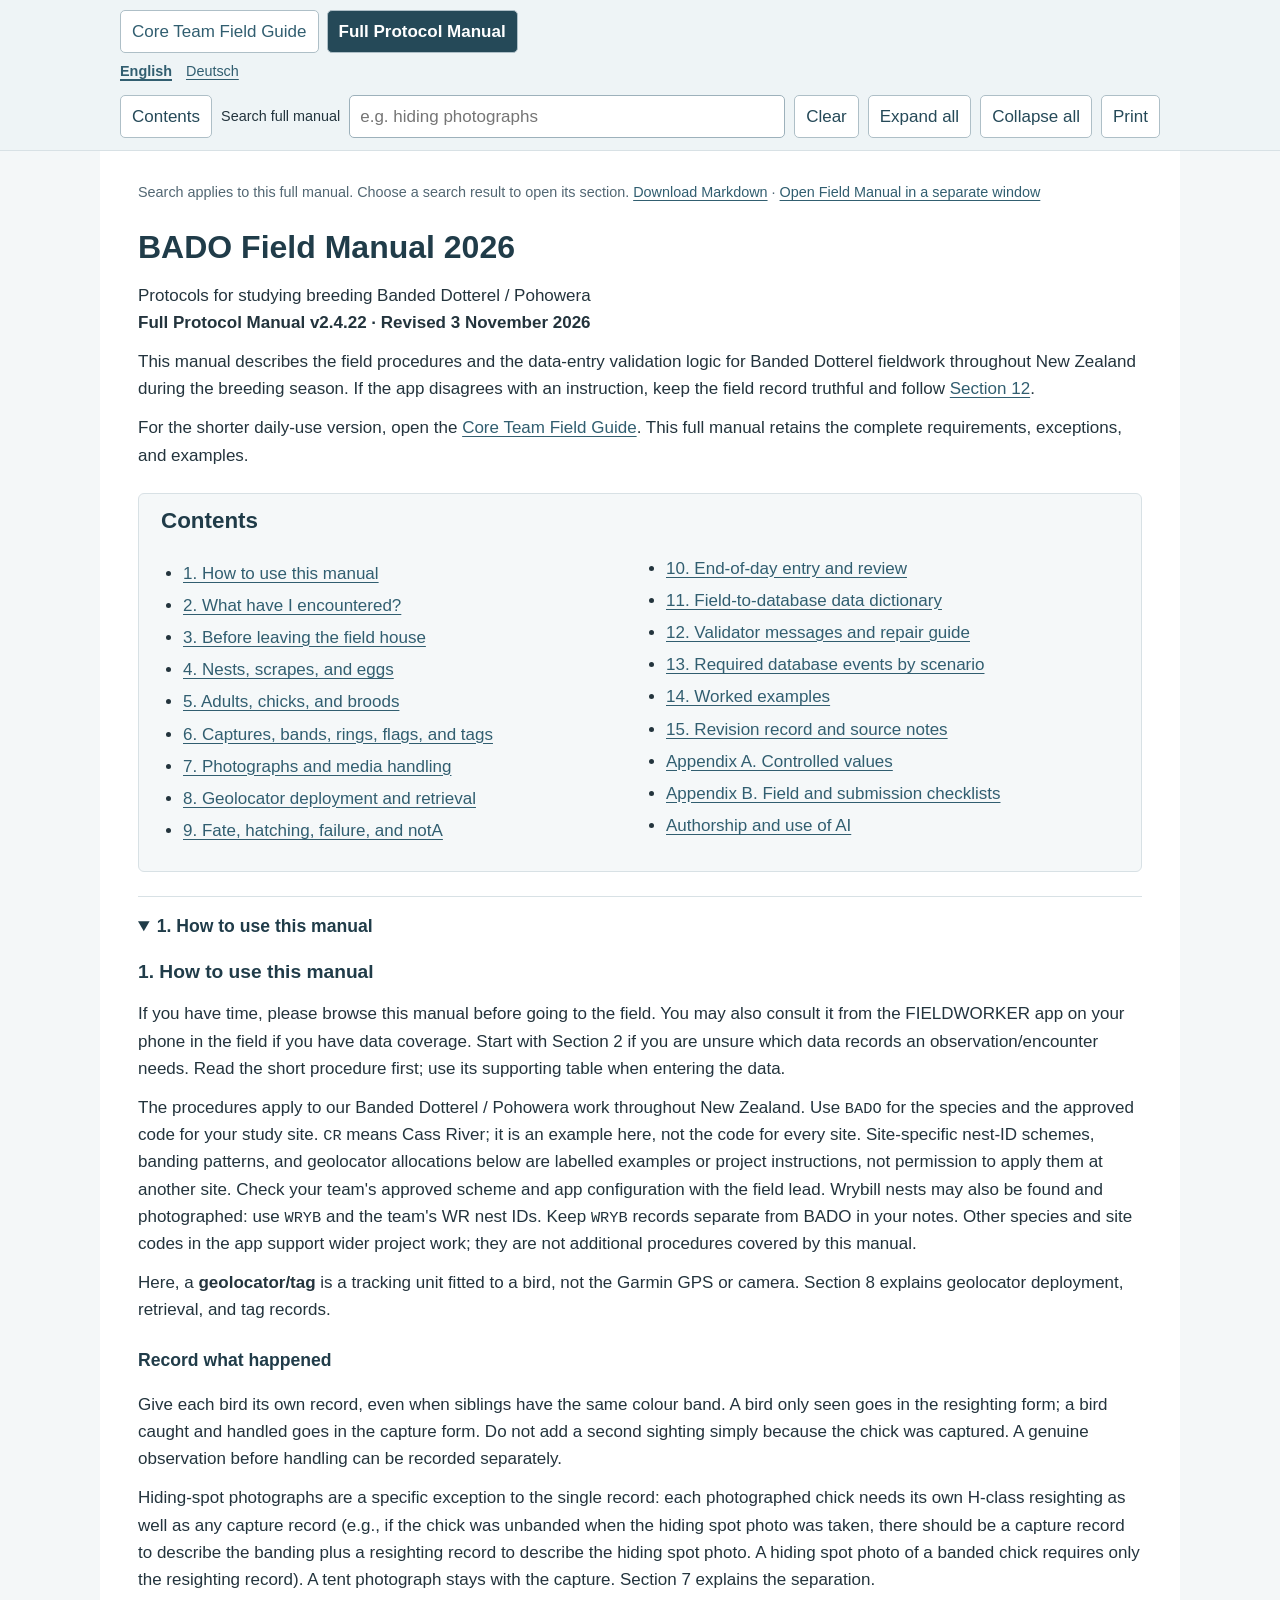
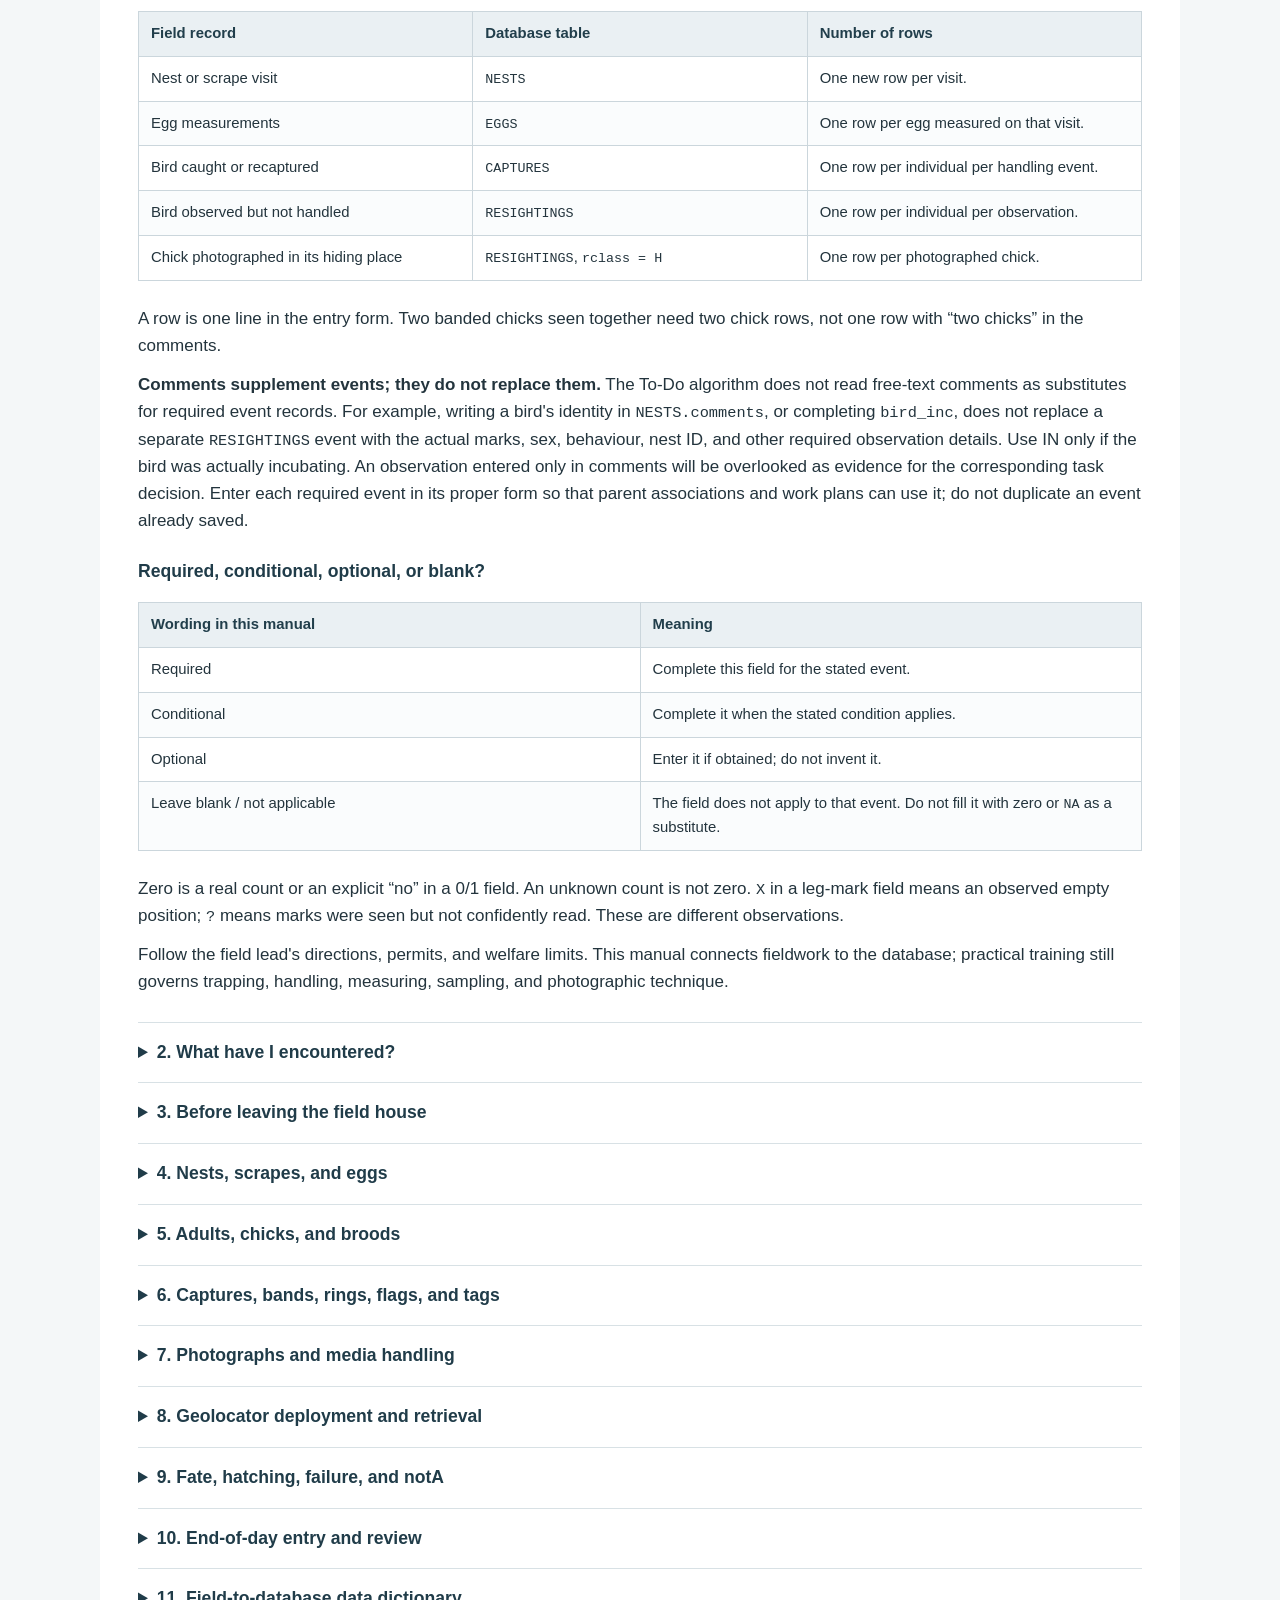
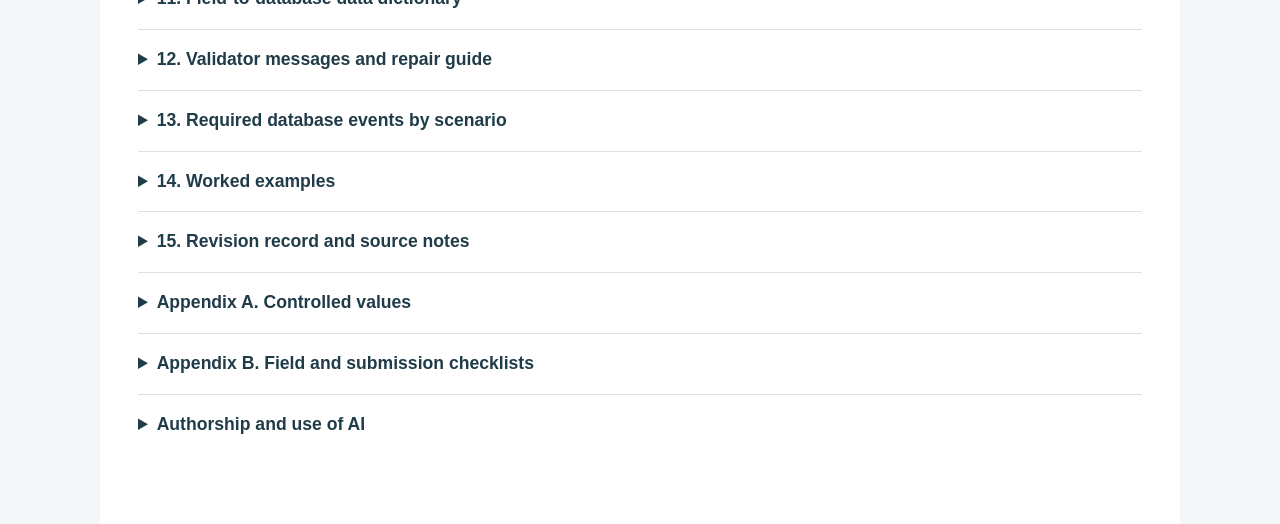
<file: docs/field-manual-archive/2026-11-08/readers/index.html>
<!doctype html>
<html lang="en-NZ"><head><meta charset="utf-8"><meta name="viewport" content="width=device-width, initial-scale=1"><meta name="manual-source-md5" content="d46b0def8f3dcea6a4e23517ad8d428f"><meta name="manual-reference-md5" content="d46b0def8f3dcea6a4e23517ad8d428f"><title>BADO Field Manual 2026 — Full Protocol Manual</title><style>/* Scoped by the reader iframe; does not change dashboard styling. */
:root { color-scheme: light; --ink: #23343d; --accent: #315e70; --line: #d8e1e5; }
* { box-sizing: border-box; }
html { scroll-padding-top: calc(var(--reader-tools-height, 180px) + 12px); }
body { margin: 0; background: #f4f7f8; color: var(--ink); font: 17px/1.6 Calibri, Arial, sans-serif; }
main { max-width: 1080px; margin: 0 auto; padding: 18px 38px 70px; background: #fff; }
h1, h2, h3, summary { font-family: Arial, sans-serif; color: #203c49; line-height: 1.35; }
h1 { font-size: 2rem; margin: 22px 0 12px; }
h2 { font-size: 1.4rem; margin-top: 28px; }
h3 { font-size: 1.1rem; margin-top: 26px; }
p, ul, ol { margin: 12px 0; }
li { margin: 5px 0; }
a { color: var(--accent); text-underline-offset: 3px; }
a:hover { color: #193f50; }
button, input { font: inherit; }
button, .contents-button { border: 1px solid #aebfc7; border-radius: 5px; background: #fff; color: #254958; padding: 7px 11px; cursor: pointer; }
button:hover, .contents-button:hover { background: #eaf1f4; }
button:focus-visible, input:focus-visible, a:focus-visible, summary:focus-visible, .table-scroll:focus-visible { outline: 3px solid #367a98; outline-offset: 3px; }
.reader-tools { position: sticky; top: 0; z-index: 5; border-bottom: 1px solid var(--line); background: #eef4f6; }
.reader-switch { max-width: 1080px; margin: auto; padding: 10px 20px 0; display: flex; flex-wrap: wrap; gap: 8px; }
.reader-switch a { border: 1px solid #aebfc7; border-radius: 5px; padding: 7px 11px; background: white; text-decoration: none; }
.reader-switch a[aria-current="page"] { background: #254958; color: white; font-weight: bold; }
.language-switch { max-width: 1080px; margin: auto; padding: 7px 20px 0; display: flex; flex-wrap: wrap; gap: 14px; font-size: .9rem; }
.language-switch a[aria-current="page"] { font-weight: bold; text-decoration-thickness: 2px; }
.translation-note { border-left: 4px solid #78949f; background: #f5f8f9; padding: 9px 13px; font-size: .9rem; }
.reader-tools-inner { max-width: 1080px; margin: auto; padding: 12px 20px; display: flex; flex-wrap: wrap; align-items: center; gap: 9px; }
.contents-button { text-decoration: none; }
.reader-tools label { font-size: .9rem; }
#manual-search { flex: 1; min-width: 180px; width: 240px; border: 1px solid #9db1bb; padding: 7px 10px; border-radius: 5px; background: #fff; }
.reader-hint { font-size: .9rem; color: #526773; }
#manual-search-status:empty { display: none; }
#manual-search-results { border: 1px solid var(--line); border-left: 4px solid var(--accent); border-radius: 5px; padding: 12px 18px; margin: 16px 0; max-height: 350px; overflow-y: auto; }
#manual-search-results ol { padding-left: 24px; }
#manual-search-results li { padding: 5px 0; }
.result-context { display: block; font-size: .85rem; color: #526773; }
mark { background: #fff0ab; color: inherit; padding: 0 1px; }
#manual-contents { background: #f5f8f9; border: 1px solid var(--line); border-radius: 6px; padding: 12px 22px; margin: 24px 0; }
#manual-contents h2 { margin-top: 0; }
#manual-contents ul { columns: 2; column-gap: 30px; padding-left: 22px; }
#manual-contents li { break-inside: avoid; }
details { border-top: 1px solid var(--line); padding: 14px 0; }
details details { margin: 10px 0 0 14px; }
summary { cursor: pointer; font-size: 1.1rem; padding: 4px 0; }
summary:hover { color: #176281; }
article > details[open] > h2 { font-size: 1.2rem; margin-top: 16px; }
.table-scroll { overflow-x: auto; margin: 18px 0 24px; }
table { border-collapse: collapse; table-layout: fixed; width: 100%; font-size: .93rem; }
td, th { border: 1px solid #cbd6dc; padding: 10px 12px; text-align: left; vertical-align: top; overflow-wrap: anywhere; }
th { background: #eaf0f3; color: #213e4b; }
tr:nth-child(even) td { background: #fafcfd; }
code { font: .9em ui-monospace, SFMono-Regular, Consolas, monospace; overflow-wrap: anywhere; }
pre { white-space: pre-wrap; padding: 16px; background: #f4f7f8; border: 1px solid var(--line); font-size: .9rem; }
pre code { overflow-wrap: anywhere; }
.skip-link { position: absolute; left: 12px; top: -100px; z-index: 10; padding: 10px; background: #fff; }
.skip-link:focus { top: 8px; }
[hidden] { display: none !important; }
@media (max-width: 620px) {
  main { padding: 14px 16px 50px; }
  body { font-size: 16px; }
  .reader-tools-inner { padding: 10px 12px; gap: 7px; }
  .reader-switch { padding: 10px 12px 0; font-size: .9rem; }
  .language-switch { padding: 7px 12px 0; }
  .reader-tools label { position: absolute; width: 1px; height: 1px; overflow: hidden; clip-path: inset(50%); }
  #manual-search { min-width: 120px; width: 140px; }
  button, .contents-button { font-size: .9rem; }
  #manual-contents ul { columns: 1; }
  table { min-width: 550px; font-size: .9rem; }
  table[data-columns="2"] { min-width: 0; }
  td, th { padding: 8px; }
}
@page { size: A4; margin: 18mm; }
@media print {
  body, main { background: #fff; padding: 0; margin: 0; max-width: none; font-size: 11pt; }
  .reader-tools, .reader-hint, #manual-search-status, #manual-search-results, .skip-link { display: none !important; }
  h2, h3, summary { break-after: avoid; }
  tr { break-inside: avoid; }
  .table-scroll { overflow: visible; }
  table { min-width: 0; font-size: 9pt; }
  a { color: inherit; }
  mark { background: none; }
}</style></head><body><a class="skip-link" href="#manual-content">Skip to manual</a><header class="reader-tools" aria-label="Manual controls"><nav class="reader-switch" aria-label="Choose a manual"><a href="core-guide.html">Core Team Field Guide</a><a href="index.html" aria-current="page">Full Protocol Manual</a></nav><nav class="language-switch" aria-label="Language"><a data-language-link href="index.html" lang="en" hreflang="en-NZ" aria-current="page">English</a><a data-language-link href="index-de.html" lang="de" hreflang="de">Deutsch</a></nav><div class="reader-tools-inner"><a class="contents-button" href="#manual-contents">Contents</a><label for="manual-search">Search full manual</label><input id="manual-search" type="search" placeholder="e.g. hiding photographs" aria-controls="manual-search-results" aria-describedby="manual-search-help" autocomplete="off"><button id="manual-clear" type="button">Clear</button><button id="manual-expand" type="button">Expand all</button><button id="manual-collapse" type="button">Collapse all</button><button id="manual-print" type="button">Print</button></div></header><main><p id="manual-search-help" class="reader-hint">Search applies to this full manual. Choose a search result to open its section. <a href="manual.md" download>Download Markdown</a> · <a href="index.html" target="_blank" rel="noopener">Open Field Manual in a separate window</a></p><p id="manual-search-status" role="status" aria-live="polite"></p><section id="manual-search-results" aria-label="Search results" hidden></section><noscript><p>Search and print controls need JavaScript. Both manuals remain readable; use your browser to print, and open any collapsed section using its heading.</p></noscript><article id="manual-content" tabindex="-1"><h1>BADO Field Manual 2026</h1>
<p>Protocols for studying breeding Banded Dotterel / Pohowera<br />
<strong>Full Protocol Manual v2.4.22 · Revised 3 November 2026</strong></p>
<p>This manual describes the field procedures and the data-entry
validation logic for Banded Dotterel fieldwork throughout New Zealand during the breeding season.
If the app disagrees with an instruction, keep
the field record truthful and follow <a href="#section-12">Section 12</a>.</p>
<p>For the shorter daily-use version, open the <a href="core-guide.html">Core Team Field Guide</a>.
This full manual retains the complete requirements, exceptions, and examples.</p>
<nav id="manual-contents" aria-label="Manual contents"><h2>Contents</h2>
<ul>
<li><a href="#section-1">1. How to use this manual</a></li>
<li><a href="#section-2">2. What have I encountered?</a></li>
<li><a href="#section-3">3. Before leaving the field house</a></li>
<li><a href="#section-4">4. Nests, scrapes, and eggs</a></li>
<li><a href="#section-5">5. Adults, chicks, and broods</a></li>
<li><a href="#section-6">6. Captures, bands, rings, flags, and tags</a></li>
<li><a href="#section-7">7. Photographs and media handling</a></li>
<li><a href="#section-8">8. Geolocator deployment and retrieval</a></li>
<li><a href="#section-9">9. Fate, hatching, failure, and notA</a></li>
<li><a href="#section-10">10. End-of-day entry and review</a></li>
<li><a href="#section-11">11. Field-to-database data dictionary</a></li>
<li><a href="#section-12">12. Validator messages and repair guide</a></li>
<li><a href="#section-13">13. Required database events by scenario</a></li>
<li><a href="#section-14">14. Worked examples</a></li>
<li><a href="#section-15">15. Revision record and source notes</a></li>
<li><a href="#appendix-a">Appendix A. Controlled values</a></li>
<li><a href="#appendix-b">Appendix B. Field and submission checklists</a></li>
<li><a href="#authorship">Authorship and use of AI</a></li>
</ul></nav>
<a id="section-1"></a>
<details open>
<summary><strong>1. How to use this manual</strong></summary>
<h2>1. How to use this manual</h2>
<p>If you have time, please browse this manual before going to the field. You may also consult it from the FIELDWORKER app on your phone in the field if you have data coverage. Start with
Section 2 if you are unsure which data records an observation/encounter needs. Read the short
procedure first; use its supporting table when entering the data.</p>
<p>The procedures apply to our Banded Dotterel / Pohowera work throughout New Zealand.
Use <code>BADO</code> for the species and the approved code for your study site. <code>CR</code> means
Cass River; it is an example here, not the code for every site. Site-specific
nest-ID schemes, banding patterns, and geolocator allocations below are labelled
examples or project instructions, not permission to apply them at another site.
Check your team's approved scheme and app configuration with the field lead.
Wrybill nests may also be found and
photographed: use <code>WRYB</code> and the team's WR nest IDs. Keep <code>WRYB</code> records separate
from BADO in your notes. Other species and site codes in the app support wider project work;
they are not additional procedures covered by this manual.</p>
<p>Here, a <strong>geolocator/tag</strong> is a tracking unit fitted to a bird, not the Garmin
GPS or camera. Section 8 explains geolocator deployment, retrieval, and tag records.</p>
<h3>Record what happened</h3>
<p>Give each bird its own record, even when siblings have the same colour band.
A bird only seen goes in the resighting form; a bird caught and handled goes
in the capture form. Do not add a second sighting simply because the chick was
captured. A genuine observation before handling can be recorded separately.</p>
<p>Hiding-spot photographs are a specific exception to the single record:
each photographed chick needs its own H-class resighting as well as any capture
record (e.g., if the chick was unbanded when the hiding spot photo was taken, there should be a capture record to describe the banding plus a resighting record to describe the hiding spot photo. A hiding spot photo of a banded chick requires only the resighting record). A tent photograph stays with the capture. Section 7 explains the
separation.</p>
<div class="table-scroll" tabindex="0" role="region" aria-label="Supporting table; scroll sideways if needed"><table>
<thead>
<tr>
<th>Field record</th>
<th>Database table</th>
<th>Number of rows</th>
</tr>
</thead>
<tbody>
<tr>
<td>Nest or scrape visit</td>
<td><code>NESTS</code></td>
<td>One new row per visit.</td>
</tr>
<tr>
<td>Egg measurements</td>
<td><code>EGGS</code></td>
<td>One row per egg measured on that visit.</td>
</tr>
<tr>
<td>Bird caught or recaptured</td>
<td><code>CAPTURES</code></td>
<td>One row per individual per handling event.</td>
</tr>
<tr>
<td>Bird observed but not handled</td>
<td><code>RESIGHTINGS</code></td>
<td>One row per individual per observation.</td>
</tr>
<tr>
<td>Chick photographed in its hiding place</td>
<td><code>RESIGHTINGS</code>, <code>rclass = H</code></td>
<td>One row per photographed chick.</td>
</tr>
</tbody>
</table></div>
<p>A row is one line in the entry form. Two banded chicks seen together need two
chick rows, not one row with “two chicks” in the comments.</p>
<p><strong>Comments supplement events; they do not replace them.</strong> The To-Do algorithm
does not read free-text comments as substitutes for required event records.
For example, writing a bird's identity in <code>NESTS.comments</code>, or completing
<code>bird_inc</code>, does not replace a separate <code>RESIGHTINGS</code> event with the actual
marks, sex, behaviour, nest ID, and other required observation details. Use IN
only if the bird was actually incubating. An observation entered only in comments
will be overlooked as evidence for the corresponding task decision. Enter each
required event in its proper form so that parent associations and work plans
can use it; do not duplicate an event already saved.</p>
<h3>Required, conditional, optional, or blank?</h3>
<div class="table-scroll" tabindex="0" role="region" aria-label="Supporting table; scroll sideways if needed"><table>
<thead>
<tr>
<th>Wording in this manual</th>
<th>Meaning</th>
</tr>
</thead>
<tbody>
<tr>
<td>Required</td>
<td>Complete this field for the stated event.</td>
</tr>
<tr>
<td>Conditional</td>
<td>Complete it when the stated condition applies.</td>
</tr>
<tr>
<td>Optional</td>
<td>Enter it if obtained; do not invent it.</td>
</tr>
<tr>
<td>Leave blank / not applicable</td>
<td>The field does not apply to that event. Do not fill it with zero or <code>NA</code> as a substitute.</td>
</tr>
</tbody>
</table></div>
<p>Zero is a real count or an explicit “no” in a 0/1 field. An unknown count is
not zero. <code>X</code> in a leg-mark field means an observed empty position; <code>?</code> means
marks were seen but not confidently read. These are different observations.</p>
<p>Follow the field lead's directions, permits, and welfare limits. This manual
connects fieldwork to the database; practical training still governs trapping,
handling, measuring, sampling, and photographic technique.</p>
</details>
<a id="section-2"></a>
<details>
<summary><strong>2. What have I encountered?</strong></summary>
<h2>2. What have I encountered?</h2>
<p>An encounter may need several records. Work through every applicable branch:
finding a nest, floating eggs, and catching a parent are separate things to
record, even when they happen on one visit.</p>
<h3>Master decision tree</h3>
<pre><code class="language-text">What happened during the encounter? Follow every applicable branch.
├─ Nest or scrape checked → one NESTS visit [4, 9]
│  ├─ Eggs measured/floated → one EGGS row per egg [4]
│  └─ Clutch photographed → photo fields on that NESTS visit [7]
├─ Bird only seen → one RESIGHTINGS row per bird [5]
│  └─ Family present → record observed parent(s) and chick(s), shared waypoint [5]
├─ Bird caught/handled → one CAPTURES row per bird [6]
│  ├─ Tent photograph → photo fields on that capture [7]
│  └─ Geolocator/tag fitted/removed/retained → tag fields on that capture [8]
└─ Chick photographed hiding → separate H-class RESIGHTINGS row per chick [7]
</code></pre>
<h3>Equivalent text key</h3>
<ol>
<li><strong>Did you check a nest or scrape?</strong> Yes: enter a nest visit, then go to 2.
No: go to 2 without a nest visit.</li>
<li><strong>Did you measure eggs?</strong> Yes: add one egg row per egg. No: do not create
egg readings. In either case, go to 3.</li>
<li><strong>Was a bird caught and handled?</strong> Yes: enter its capture; do not manufacture
a duplicate sighting. No, it was only seen: enter its resighting. Then go to 4.</li>
<li><strong>Were other family members seen?</strong> Yes: record each observed parent and
chick, using the family waypoint rules. No: do not add absent birds. Go to 5.</li>
<li><strong>Were photographs or videos taken?</strong> Yes: use the appropriate event's photo
fields; hiding photographs always need separate H rows. No: leave unrelated
media fields blank. Go to 6.</li>
<li><strong>Was there a geolocator/tag action, hatch, failure, or closure?</strong> Yes: also follow
Section 8 or 9. No: check the records identified above before leaving.</li>
</ol>
<h3>Which nest or brood ID?</h3>
<ol>
<li><strong>Does the bird belong to a known nest?</strong> Yes: retain that positive nest
ID, including after the brood leaves the nest. No: go to 2.</li>
<li><strong>Is this a mobile brood whose nest and eggs were never found?</strong> Yes:
use its assigned negative brood ID. No: do not assign a negative ID merely
because you are unsure which known nest the bird belongs to. Go to 3.</li>
<li><strong>Is an adult being captured when clearly unrelated to any nest or brood?</strong>
Yes: leave <code>nest_id</code> blank and enter the capture's gps_id/point. No:
follow the event-specific association rules; do not invent a placeholder ID.</li>
</ol>
<p>The rare discovery of newly hatched chicks <strong>inside an obvious nest</strong> establishes
a positive nest origin. Record its F discovery followed by H as described in
Section 4. Finding chicks outside a nest does not establish that origin.</p>
<p>Some later chick resightings, and a narrowly defined negative-brood family
encounter, can leave the ID blank. Use the checks in Section 5; a blank field
is not a negative brood ID and must not be filled with a placeholder.</p>
<h3>Which resighting class?</h3>
<ol>
<li><strong>Chick photographed in its hiding place?</strong> Yes: <code>H</code>. No: go to 2.</li>
<li><strong>Failed capture attempt?</strong> Yes: <code>C</code>. No: go to 3.</li>
<li><strong>Video session?</strong> Yes: <code>V</code>. No: go to 4.</li>
<li><strong>Photography session?</strong> Yes: <code>P</code>. No: <code>R</code> for a regular sighting.</li>
</ol>
<p>The same letter can have different meanings in different columns:</p>
<div class="table-scroll" tabindex="0" role="region" aria-label="Supporting table; scroll sideways if needed"><table>
<thead>
<tr>
<th>Entry</th>
<th>Meaning</th>
</tr>
</thead>
<tbody>
<tr>
<td><code>age = C</code></td>
<td>Chick.</td>
</tr>
<tr>
<td><code>rclass = C</code></td>
<td>Failed capture attempt; the bird was not handled.</td>
</tr>
<tr>
<td><code>capture_status = C</code></td>
<td>Recapture in which the band combination changed.</td>
</tr>
<tr>
<td><code>tag_action = R</code></td>
<td>Tag retrieved, not a regular resighting.</td>
</tr>
</tbody>
</table></div>
</details>
<a id="section-3"></a>
<details>
<summary><strong>3. Before leaving the field house</strong></summary>
<h2>3. Before leaving the field house</h2>
<p>Check the current To-Do PDF and agree the day's work with the field lead. Take
the Parent–Nest summary, allocated band combinations, and the equipment needed
for the visits you have been assigned. Read any capture timing notes before
planning to trap a parent.</p>
<h3>Equipment and time settings</h3>
<ul>
<li>Charge the Garmin GPS and camera; check their unit IDs against your notes.</li>
<li>Take field forms, spare batteries/cards, rings, bands, flags, measuring
equipment and the labelled sample materials needed for the day's work.</li>
<li>Use local New Zealand date and 24-hour time. Check the camera and GPS clocks
together, including the correct daylight-saving setting.</li>
<li>Keep the Garmin switched on in the field. Do not delete or manually rename
its points. Check recording settings against the app's GPS help if needed.</li>
</ul>
<h3>Collect a waypoint with your Garmin GPS</h3>
<p>At a new nest, brood encounter, capture location, regular resighting, or hiding-photo
location, save a waypoint and immediately write down the Garmin unit ID and
point number. Point 214 on GPS 4 is not the same record as point 214 on GPS 5.</p>
<p>For a family encounter, use the same waypoint for every family member recorded
on that occasion. This includes a situation in which the chick(s) were captures and the parent(s) were only resightings – simultaneous events that are entered into two
different tables (CAPTURES and RESIGHTINGS). Collect a new point for a later encounter after the family
moves; do not reuse yesterday's point because the brood ID is unchanged.
Enter <code>nest_id</code> whenever it is known. Use the Parent–Nest summary on the To-Do
PDF to check the family link; otherwise follow the blank-ID conditions in
Section 5. Absence from a To-Do table does not by itself permit a blank ID.</p>
<h3>Supporting table — direct GPS requirements</h3>
<p>In this manual, <strong>gps_id/point</strong> means both database fields: <code>gps_id</code> (the
Garmin unit ID) and <code>gps_point</code> (the saved waypoint number). Enter both numbers
together whenever a direct location is required. “Nest location” means the stationary
point established by the nest's first visit; it is not the waypoint of today's brood location.</p>
<div class="table-scroll" tabindex="0" role="region" aria-label="Supporting table; scroll sideways if needed"><table>
<thead>
<tr>
<th>Circumstance</th>
<th>Where the gps_id/point belongs</th>
<th>Requirement</th>
</tr>
</thead>
<tbody>
<tr>
<td>First positive nest/scrape visit</td>
<td>First <code>NESTS</code> row</td>
<td>Required. Later nest visits leave both fields blank.</td>
</tr>
<tr>
<td>Any entered negative brood ID</td>
<td>Each <code>CAPTURES</code> / <code>RESIGHTINGS</code> row</td>
<td>Required; no stationary nest location exists.</td>
</tr>
<tr>
<td>Hiding photograph</td>
<td>Every H-class <code>RESIGHTINGS</code> row</td>
<td>Required, including a known positive nest that has since hatched.</td>
</tr>
<tr>
<td>Eligible blank-ID family resighting</td>
<td>Each qualifying parent/chick row</td>
<td>Required, with the exact encounter date and shared gps_id/point; see Section 5 for more details.</td>
</tr>
<tr>
<td>Age-C capture, status <code>R</code> or <code>C</code></td>
<td>The chick's <code>CAPTURES</code> row</td>
<td>Required even with a positive nest ID.</td>
</tr>
<tr>
<td>Age-C first capture, status <code>F</code>, positive nest</td>
<td>The chick's <code>CAPTURES</code> row</td>
<td>The entry rule permits both blank when using the nest location (i.e., the fresh chick was still found in the nest scrape). Collect and retain the family waypoint; enter the gps_id/point when recording a capture away from the nest or linking the family encounter.</td>
</tr>
<tr>
<td>Adult captured with chicks</td>
<td>Adult <code>CAPTURES</code> row</td>
<td>Required, including a positive nest; record the chick context in <code>caught_with</code>, e.g. <code>2C</code> means that the adult was captured with two chicks.</td>
</tr>
<tr>
<td>Adult capture unrelated to a nest or brood, with <code>nest_id</code> blank</td>
<td><code>CAPTURES</code> row</td>
<td>Required. Leave the association blank; do not enter a placeholder ID.</td>
</tr>
<tr>
<td>Bird resighted without a positive nest link</td>
<td><code>RESIGHTINGS</code> row</td>
<td>Required.</td>
</tr>
<tr>
<td>Surviving brood after positive-nest <code>notA</code> closure</td>
<td>Chick and accompanying brood-parent resightings</td>
<td>Required.</td>
</tr>
<tr>
<td>Other positive-nest capture</td>
<td><code>CAPTURES</code> row</td>
<td>Normally use the nest location and leave direct GPS blank; do not apply the chick/adult-with-chicks exceptions to unrelated capture contexts.</td>
</tr>
<tr>
<td>Ordinary resighting at a known positive nest</td>
<td><code>RESIGHTINGS</code> row</td>
<td>The nest can supply the location; retain the shared gps_id/point for a brood encounter.</td>
</tr>
</tbody>
</table></div>
<h3>Quick GPS key</h3>
<ol>
<li><strong>Is this the first nest/scrape visit?</strong> Yes: enter its discovery gps_id/point.
No, a later visit to that stationary nest: leave both nest GPS fields blank.
For a bird encounter, go to 2.</li>
<li><strong>Is it a brood, H photograph, blank-ID family event, age-C status R or C capture, or
adult capture with chicks?</strong> Yes: use the encounter's gps_id/point as
specified above. No: go to 3.</li>
<li><strong>Does the permitted event use a positive nest's location?</strong> Yes: follow
its row in the table. No: the direct-location branch needs both GPS fields.</li>
</ol>
<p>Upload the GPS before entering biological records at the field house. The entered gps_id/point must
exist among the uploaded points. The biological forms use <code>gps_id</code> and
<code>gps_point</code>; do not type latitude and longitude into those fields.</p>
</details>
<a id="section-4"></a>
<details>
<summary><strong>4. Nests, scrapes, and eggs</strong></summary>
<h2>4. Nests, scrapes, and eggs</h2>
<h3>A new nest or scrape</h3>
<p>Keep the first visit short. Confirm the species, collect a waypoint with your
Garmin GPS, and assign the next unused nest ID under the team's naming system (see below).
Write down the eggs, chicks, and attending bird actually seen. Photograph and
process the nest only as directed by the visit plan and welfare conditions.</p>
<p>For example, Cass River BADO IDs use an A, B, or C plot prefix and the assigned two-digit
observer/GPS code plus two-digit running tally, for example <code>B0203</code>. Do not
restart your tally in another plot: B0203 and A0203 must not be assigned as
different discoveries using the same code/tally. Check the current register.
WRYB nests use the separate WR naming system.</p>
<h3>New discovery or later visit?</h3>
<ol>
<li><strong>Does the scrape/nest already have an ID?</strong> Yes: keep it, choose today's
state from the evidence using Section 9, and go to 4. No: record the
discovery waypoint and go to 2.</li>
<li><strong>Are eggs present at the new nest?</strong> Yes: assign its ID and enter the
opening <code>F</code> visit, then go to 4. No: go to 3.</li>
<li><strong>Is this a scrape with neither eggs nor chicks?</strong> Yes: assign its ID and
enter <code>S</code> with zero eggs. No: were newly hatched chicks found inside an
obvious nest? If yes, use the rare discovery procedure below. If no,
use the brood guidance in Section 5; do not invent a nest origin.</li>
<li><strong>Were eggs measured or floated?</strong> Yes: add an egg row per egg measured.
No: do not create readings. Go to 5.</li>
<li><strong>Are chicks present, or is fate uncertain?</strong> Yes: also use Section 9.
No: complete the active visit and its planned follow-up.</li>
</ol>
<p>A known scrape can later have its single F discovery when eggs are found;
retain its ID and the original scrape waypoint.</p>
<h3>Rare case: the nest is first found with newly hatched chicks inside</h3>
<p>Banded Dotterel chicks are precocial and nidifugous: they can move soon after
hatching and leave the nest shortly afterwards. Finding them still inside an
obvious nest immediately after hatch is therefore very rare.</p>
<p>If that is what you find, assign a positive nest ID and collect the nest
waypoint. Enter two NESTS events: F to record discovery, followed immediately
by H, with the H time at least one minute after F. Explain that the nest was
first found with newly hatched chicks inside it. This records discovery and
hatch at the same encounter; it does not invent an earlier egg visit.</p>
<div class="table-scroll" tabindex="0" role="region" aria-label="Supporting table; scroll sideways if needed"><table>
<thead>
<tr>
<th>Event</th>
<th>Required entries for this exception</th>
</tr>
</thead>
<tbody>
<tr>
<td>F discovery</td>
<td>New positive <code>nest_id</code>, actual discovery date/time, observer/species/site, and both nest GPS fields. If no eggs remain, <code>clutch_size = 0</code>; do not invent eggs or egg measurements. Record the chicks actually seen.</td>
</tr>
<tr>
<td>Immediate H</td>
<td>Same positive ID and encounter date; <code>time_visit</code> at least one minute after F. Record actual remaining eggs/chicks; with no eggs, clutch 0 and the observed positive brood count. Leave direct nest GPS blank because F establishes the point.</td>
</tr>
<tr>
<td>Individual birds</td>
<td>Separate CAPTURES rows if handled or RESIGHTINGS rows if observed; family and photograph rules still apply.</td>
</tr>
</tbody>
</table></div>
<p><strong>When validation flags this observation:</strong> a first F row with zero eggs
correctly triggers the usual safeguard. Recheck the entry. If chicks really
were found inside an obvious nest immediately after hatch, keep the true
counts and explain this rare circumstance in <code>comments</code>. For example:
“Nest first found with newly hatched chicks still inside an obvious nest;
no eggs remained. F discovery followed by H.”</p>
<p>If saving remains blocked, check the other fields and use the documented
validation override in Section 12, retaining the explanation. This is an
exceptional, commented observation—not a reason to weaken the inspector,
invent eggs, or add a programmed exception.</p>
<p>Chicks first encountered <strong>outside</strong> an obvious nest, with no previously known
nest origin, form an unknown-origin brood: use a negative ID and no NESTS
events. Do not make F/H rows merely because chicks look newly hatched. A brood
already reliably linked to a known nest retains its positive ID, as in Section 5.</p>
<h3>Supporting table — one nest visit</h3>
<div class="table-scroll" tabindex="0" role="region" aria-label="Supporting table; scroll sideways if needed"><table>
<thead>
<tr>
<th>Field(s)</th>
<th>Requirement</th>
<th>Entry</th>
</tr>
</thead>
<tbody>
<tr>
<td><code>species</code>, <code>site</code>, <code>observer</code>, <code>date</code>, <code>time_visit</code></td>
<td>Required</td>
<td>Species/site, registered observer code, and actual local date/time.</td>
</tr>
<tr>
<td><code>nest_id</code>, <code>nest_state</code></td>
<td>Required</td>
<td>Positive ID and today's state. Never a negative ID or a placeholder for an unknown association.</td>
</tr>
<tr>
<td><code>gps_id</code>, <code>gps_point</code></td>
<td>Required on first visit only</td>
<td>Both on the opening S or F row. A later F after S does not repeat them.</td>
</tr>
<tr>
<td><code>clutch_size</code>, <code>brood_size</code></td>
<td>Conditional on what can be established</td>
<td>Eggs still present and chicks observed are separate counts. S requires <code>clutch_size = 0</code> and blank/zero brood. Do not use zero for an unknown count.</td>
</tr>
<tr>
<td><code>bird_inc</code></td>
<td>When attending bird assessed</td>
<td>Sex(es), unknown sex, or no bird seen; Appendix A. This does not record the individual's identity.</td>
</tr>
<tr>
<td><code>hatch_state</code></td>
<td>When egg condition recorded</td>
<td>Count and condition of remaining eggs; Section 9.</td>
</tr>
<tr>
<td><code>nest_photo</code>, <code>tent_photo</code></td>
<td>Record whether clutch photographed in scrape/tent</td>
<td><code>1</code> for the applicable sequence, <code>0</code> for no photograph.</td>
</tr>
<tr>
<td><code>cam_id</code>, <code>photo_start</code>, <code>photo_end</code></td>
<td>Required when photographs recorded</td>
<td>Actual camera and complete image range on this visit.</td>
</tr>
<tr>
<td><code>comments</code></td>
<td>Required for state <code>O</code>; otherwise explain uncertainty/unusual findings</td>
<td>Describe the evidence, not just the chosen code.</td>
</tr>
</tbody>
</table></div>
<p>Add a row for today's visit. Do not overwrite an earlier visit with later
findings. The same ID stays with the nest when its attending bird changes.</p>
<h3>Measuring and floating eggs</h3>
<p>Check the egg's number before each reading and return eggs promptly under the
team's procedure. Do not float starred or pipping eggs. Record their hatch
signs on the nest visit instead; if an egg row is needed to explain omitted
measurements, leave its float fields blank and explain why.</p>
<p>Clutch photographs belong on the nest visit, not in the egg table. Photographing
two eggs without measuring them does not, by itself, require two EGGS rows.</p>
<h3>Supporting table — one row per egg measured</h3>
<div class="table-scroll" tabindex="0" role="region" aria-label="Supporting table; scroll sideways if needed"><table>
<thead>
<tr>
<th>Field(s)</th>
<th>Requirement</th>
<th>Entry</th>
</tr>
</thead>
<tbody>
<tr>
<td><code>species</code>, <code>observer</code>, <code>date</code>, <code>time_visit</code>, <code>nest_id</code>, <code>egg_id</code></td>
<td>Required</td>
<td>Measurer, actual local measurement date/time, positive nest ID, and egg number 1–4. No <code>site</code> field exists in <code>EGGS</code>.</td>
</tr>
<tr>
<td><code>float_angle</code></td>
<td>Record when floated</td>
<td>Observed whole degrees, 0–90. Do not replace an unusual reading with an expected one.</td>
</tr>
<tr>
<td><code>float_location</code></td>
<td>Record when floated</td>
<td><code>bottom</code>, <code>suspended</code>, or <code>surface</code>.</td>
</tr>
<tr>
<td><code>float_surface</code></td>
<td>Conditional</td>
<td><code>bottom</code>/<code>suspended</code>: blank. <code>surface</code>: whole mm <code>0</code>, <code>1</code>, <code>2</code>, or <code>3</code>. Zero means at the surface with no measured projection, not submerged.</td>
</tr>
<tr>
<td><code>comments</code></td>
<td>When reading omitted or unusual</td>
<td>Reason for omission or uncertainty.</td>
</tr>
<tr>
<td>Camera, image, and drive fields</td>
<td>Not applicable</td>
<td>No such fields in current <code>EGGS</code>; put clutch media in <code>NESTS</code>.</td>
</tr>
</tbody>
</table></div>
<h3>Timing and row checks</h3>
<div class="table-scroll" tabindex="0" role="region" aria-label="Supporting table; scroll sideways if needed"><table>
<thead>
<tr>
<th>Check</th>
<th>What it means in practice</th>
</tr>
</thead>
<tbody>
<tr>
<td>Egg rows from one check</td>
<td>Use the actual same-day event. Their measurement times must span no more than five minutes under the current check.</td>
</tr>
<tr>
<td>Matching nest visit</td>
<td>Same positive ID, date, and observer, with the nest visit no more than 60 minutes before or after the egg time.</td>
</tr>
<tr>
<td>Egg numbers</td>
<td>Unique within the measurement event; no number above the matched clutch size. Two measured eggs need two rows.</td>
</tr>
<tr>
<td>Different measurer or genuine delay</td>
<td>Keep the true observer and times. Explain and refer a failed event match; do not change truthful values to make it pass. A missing match is a review warning, not proof that no nest visit occurred.</td>
</tr>
</tbody>
</table></div>
<p>For a surface egg with angle 90° and a measured 1 mm above water, enter
<code>float_location = surface</code>, <code>float_angle = 90</code>, <code>float_surface = 1</code>.
For a submerged egg, leave <code>float_surface</code> blank rather than entering <code>0</code>.</p>
<p>Use the hatching forecast to plan checks, not as proof of hatch date. Keep the
visit evidence and observed hatch signs alongside any estimate.</p>
</details>
<a id="section-5"></a>
<details>
<summary><strong>5. Adults, chicks, and broods</strong></summary>
<h2>5. Adults, chicks, and broods</h2>
<h3>When you find a family</h3>
<p>Record the adult(s) and each chick you actually encounter. Read the marks you
can see, note what the adults are doing, and collect a waypoint with your
Garmin GPS. Keep the family together in your notebook so the entries can be
linked later.</p>
<p>Record both social parents when both are observed and identifiable. If only
one is seen, record that bird; do not add the absent mate. An unbanded parent
still needs a row, using X-X. Two banded chicks need two rows even if their
single colour bands are the same.</p>
<h3>Which family is it?</h3>
<ol>
<li><strong>Is the brood reliably linked to a known nest?</strong> Yes: retain that
positive ID. No: go to 2.</li>
<li><strong>Was the nest never found?</strong> Yes: use the assigned negative brood ID.
No, the origin is merely uncertain: check the parents against the Parent–Nest
summary on the To-Do PDF; ask the field lead if the match remains unclear.</li>
</ol>
<p>Keep the leading minus sign on a negative ID. It denotes a mobile brood of
unknown origin, not a failed nest or an unidentified adult. Negative IDs belong
only in CAPTURES and RESIGHTINGS, never NESTS or EGGS.</p>
<p>For an adult capture clearly unrelated to any nest or brood, leave <code>nest_id</code>
blank and enter the capture's gps_id/point. This is not a way to record an
unknown family association: a brood still needs its actual link or an eligible
blank-ID route described below.</p>
<h3>Give the family one shared waypoint</h3>
<p>Every family record from this encounter must carry the same GPS unit and point
number, with the same date and site. This applies across tables: if chicks
were captured but the parents only resighted, their records still need the
same waypoint. These entries are crucial when reconstructing a missing
nest/brood link.</p>
<p>For example, two chick captures and one parent resighting at GPS 4 / point 214
all use <code>gps_id = 4</code> and <code>gps_point = 214</code>. A point number alone, a point from
another GPS, or yesterday's date cannot identify that shared encounter.</p>
<p>All records from this family encounter must agree on the nest or brood ID
where one is entered. Different nonblank IDs at the same date, site, and
gps_id/point trigger a data-entry error, even when the chick's ID is also
entered. Check the notebook and family identity; do not invent a second
waypoint to make the entry pass. This does not prevent a chick's association
changing between separate encounters, for example after brood mixing.</p>
<h3>Record the adult's behaviour</h3>
<div class="table-scroll" tabindex="0" role="region" aria-label="Supporting table; scroll sideways if needed"><table>
<thead>
<tr>
<th>Adult observation</th>
<th><code>behav</code></th>
</tr>
</thead>
<tbody>
<tr>
<td>Brooding chicks</td>
<td><code>BC</code></td>
</tr>
<tr>
<td>Foraging with chicks</td>
<td><code>FC</code></td>
</tr>
<tr>
<td>Alert with chick(s)</td>
<td><code>AC</code></td>
</tr>
<tr>
<td>Broken-wing display</td>
<td><code>BW</code></td>
</tr>
</tbody>
</table></div>
<p><code>BC</code>, <code>FC</code>, and <code>AC</code> describe a parent with chicks. <code>BW</code> alone does not say that
individual chicks were seen: a bird can display near eggs or chicks. Keep
general alert <code>AT</code> distinct from alert with chicks <code>AC</code>.</p>
<h3>When does an observation confirm the parent–nest link?</h3>
<p>When the To-Do PDF asks you to confirm a parent's nest association, record what
that bird actually does at the nest or brood. <strong>Scraping (<code>SC</code>) can confirm the
link after one clear, nest-linked observation.</strong> It does not require chicks to
be present. Do not add chick rows unless chicks were actually encountered.</p>
<p>The check applies to each parent separately. Confirming one bird does not
confirm its mate, so the family may still appear under <strong>Parents to resight
for nest association</strong>.</p>
<div class="table-scroll" tabindex="0" role="region" aria-label="Supporting table; scroll sideways if needed"><table>
<thead>
<tr>
<th>Observation of the identified parent</th>
<th>Evidence needed for its nest link</th>
</tr>
</thead>
<tbody>
<tr>
<td>Incubating <code>IN</code></td>
<td>One matching nest-linked resighting: the identified adult is incubating this nest.</td>
</tr>
<tr>
<td>Nest maintenance <code>NM</code></td>
<td>One matching nest-linked resighting: the adult is maintaining this nest.</td>
</tr>
<tr>
<td>Scraping <code>SC</code></td>
<td>One matching nest-linked resighting: the adult is scraping at the recorded nest/scrape. Chicks need not be present.</td>
</tr>
<tr>
<td>Broken-wing display <code>BW</code></td>
<td>One matching nest-linked resighting can confirm association. The display alone does not establish that chicks were seen.</td>
</tr>
<tr>
<td>Brooding chicks <code>BC</code>, foraging with chicks <code>FC</code>, alert with chick(s) <code>AC</code></td>
<td>One matching brood-linked resighting. Record the accompanying chicks as actually encountered, using the rules below.</td>
</tr>
<tr>
<td>Other behaviour</td>
<td>Three matching nest-linked resightings are needed; the first observation counts towards the three.</td>
</tr>
<tr>
<td>A <code>?</code> in any leg segment</td>
<td>The event does not supply parent–nest evidence unless a known metal ring reliably identifies the bird from capture history. Keep the observed question marks.</td>
</tr>
<tr>
<td>Parent with chicks: <code>BC</code>, <code>FC</code>, or <code>AC</code></td>
<td>Also follow the accompanying-chick rules below. <code>SC</code> and the other confirming behaviours do not trigger that requirement on their own.</td>
</tr>
</tbody>
</table></div>
<p>These are codes for the form's <code>behav</code> field. Use the behaviour actually seen,
not the code most likely to remove a To-Do entry. An adult alert nearby is <code>AT</code>;
use <code>AC</code> only for an adult alert with chicks. If several behaviours were
observed, enter the applicable codes separated by commas, for example <code>AT, IN</code>.</p>
<h3>How the database chooses between possible parents</h3>
<p>The database assesses males and females separately. It first identifies the
bird, then weighs the evidence linking that bird to this particular nest or
brood. A colour combination recognised from an earlier season establishes
identity, not ownership of a current nest.</p>
<div class="table-scroll" tabindex="0" role="region" aria-label="Supporting table; scroll sideways if needed"><table>
<thead>
<tr>
<th>Evidence, strongest first</th>
<th>How it affects the parent–nest link</th>
</tr>
</thead>
<tbody>
<tr>
<td>A qualifying direct capture</td>
<td>A nest-linked adult caught by TN, TB, or HA, or with chicks recorded in <code>caught_with</code>, supplies direct association evidence. An eligible adult capture linked to a banded chick through the exact family encounter can also establish the link. Record the actual method/context; never choose a capture code to strengthen the result.</td>
</tr>
<tr>
<td>One confirming resighting</td>
<td>One of IN, NM, SC, BW, BC, FC, or AC above. This takes precedence over an alternative identity supported only by repeated other behaviour.</td>
</tr>
<tr>
<td>Three other matching resightings</td>
<td>Three genuine, eligible nest-linked observations of the same identity, including the first. These are observation records, not the two separate dates per parent used for brood-loss evidence in Section 9. Do not split one observation or duplicate rows to reach three.</td>
</tr>
<tr>
<td>Insufficient or conflicting evidence</td>
<td>The link remains pending if no identity reaches a qualifying level, or ambiguous if more than one identity shares the strongest level. The database does not choose a bird merely because it was seen nearby.</td>
</tr>
</tbody>
</table></div>
<p>An ambiguous mark match also prevents that candidate from being treated as
resolved, even when some of its other evidence appears strong. Obtain a better
reading and refer the conflict; do not remove the original observation.</p>
<p><strong>A pending bird later confirmed at another nest.</strong> A reliably identified
adult may first be seen near one nest without enough evidence to establish
parentage, then be confirmed at a different nest. If the later nest has one
unambiguous selected parent supported by confirming behaviour or a qualifying
direct capture, an older, still-unproven candidate for that same bird and sex
is removed from the earlier nest's current parent display. The later proof
must be on a strictly later field date than all of that candidate's earlier-nest
encounters. The earlier nest remains on its normal tasks, with its parent still
unknown or requiring review; the observation itself stays in the database.</p>
<p>This does not erase an independently resolved earlier association, transfer
proof between nests, or decide between competing strong claims. A same-day
encounter or a further encounter at the earlier nest after the new confirmation
prevents this narrow override. X-X, shared single-colour recruit marks, and
ambiguous identity matches cannot establish this cross-nest link. Males and
females are assessed independently, using evidence by the reference date.</p>
<p>A mobile-mistnet capture (<code>capture_method = MM</code>) does not, by itself, prove
which nest that adult belongs to. For a reliably identified bird at the same
nest, eligible observations from before and after MM can count together: one
confirming behaviour or three matching observations can resolve the link. A
later MM capture does not erase independently established association.</p>
<p>X-X is different: it identifies an unbanded bird of the recorded sex at that
nest, not a uniquely identifiable individual across encounters. For example,
an adult male caught by MM on day 1 is not established as the parent merely
by that capture. A male X-X observed incubating there on day 2 instead confirms
an unbanded male as the associated parent. If another male is first caught and
marked by MM on day 3, do not assume it was that day-2 bird. The newly marked
male needs its own one confirming observation or three distinct qualifying
observations after capture. That different-day X-X evidence is not transferred
to it. Apply the same rule independently to females.</p>
<p><strong>Approved decision — Luke Eberhart-Hertel, 1 November 2026:</strong> an unambiguous confirming
X-X resighting and a unique eligible <code>capture_status = F</code> (first banding)
capture of the same sex, at the same nest, and on the same date are assumed to
be the targeted same individual. That same-day confirmation transfers to the
newly marked identity, including an MM capture, without requiring later sightings.
Keep the actual observation date. RESIGHTINGS has no observation-time field;
do not invent an exact sighting time or before/after order. The SQL calculation
will conservatively date this linked proof at the capture datetime on that date.
This derived timestamp is not an observed resighting time.</p>
<p>For an invented example, <code>sameDayXXIN + firstMM</code> means an X-X adult observed
incubating and one eligible same-sex first-banding MM capture at the same nest
on day 1. With no later sightings, the marked identity resolves on day 1 under
this assumption. By contrast, X-X IN on day 1 followed only by first MM capture
on day 2 leaves the newly marked identity pending. If that bird has its own
eligible same-day confirming X-X linkage on day 2, that supplies day-2 proof
and allows retirement of an older placeholder without transferring day-1 proof.</p>
<p>There is no unique link with multiple competing captured identities,
ambiguous or otherwise ineligible evidence, another sex or nest, recapture
only, or evidence beyond the reference date. First-marking uniqueness counts
all eligible F identity keys for that sex, nest, and date before later-proof
or ambiguity filters. A competing candidate cannot be filtered out to create
a unique link just because it lacks later proof or fails a later ambiguity
check. Duplicate rows of one identity do not create another identity.
A later X-X stays separate.
Do not split or duplicate records to reach three. Preserve original X-X/MM
displacement history and refer contradictory strong evidence for review;
do not erase observations or silently choose between competing birds.
The evidence hierarchy, seven-day/36-hour capture gates, and tag rules remain
unchanged, as do unrelated same-day safeguards for juvenile origins and brood
closure. This approved method supersedes the earlier blanket same-day no-link
wording. Verification scope is recorded separately in the dated source notes.</p>
<p>The To-Do follow-up can begin two calendar
days after capture; this is separate from the 36-hour capture-disturbance rule
in Section 8. A timing-blocked capture instruction can also appear as
resighting work, so read the To-Do note rather than assuming every resighting
row means uncertain parent identity.</p>
<p>Read as much of the mark as possible. Most fully colour-banded adults can be
matched by their lower-leg combination; birds distinguished by an upper-leg
spacer need that part read too. A verified metal ring can identify a bird when
its observed colour marks are uncertain. Otherwise, <code>?</code> anywhere in the four
leg fields excludes that event from parent-association evidence; it is not a
wildcard matching every possible colour. Keep the original observation.
An X-X adult can be recorded as a current parent, but X-X cannot establish
that it is the same unbanded individual at another nest or on another date.</p>
<p>Later capture/banding or convincing evidence of a different parent can change
the selected identity. Older observations must not be copied forward as new
sightings. Check the refreshed Parent–Nest summary and refer conflicting marks,
sexes, or dates rather than editing observations to make them agree.</p>
<p>The field requirement is a genuine shared family encounter: the same date,
site, and gps_id/point. The reviewed local matching rules enforce that shared
encounter and reject conflicting family IDs. Check the actual field records
if the Parent–Nest summary looks wrong; an automatic result is not permission
to ignore a mistaken date, waypoint, or identity.</p>
<p><strong>A resolved parent is not a dead brood.</strong> A row can disappear from <strong>Parents
to resight for nest association</strong> because the link is now established, while
the brood remains on banding or flagging lists. The separate presumed-dead
and juvenile-stage resolution checks are explained in <a href="#section-9">Section 9</a>.</p>
<h3>Enter sightings and handling as encountered</h3>
<p>Use the following order to avoid inventing observations to satisfy a message.</p>
<div class="table-scroll" tabindex="0" role="region" aria-label="Supporting table; scroll sideways if needed"><table>
<thead>
<tr>
<th>Encounter</th>
<th>Records and submission order</th>
</tr>
</thead>
<tbody>
<tr>
<td>Parent(s) and chicks only seen</td>
<td>One RESIGHTINGS row per bird. Submit the parent and chick rows together.</td>
</tr>
<tr>
<td>Chicks captured, parent(s) only seen</td>
<td>Save the genuine age-C CAPTURES rows first. Then submit the parent RESIGHTINGS rows, matching date, site, and complete gps_id/point. The saved captures satisfy the parent's accompanying-chick check.</td>
</tr>
<tr>
<td>Chick only resighted; parent handled but not observed tending chicks</td>
<td>The capture alone does not satisfy the chick resighting's accompanying-parent check. Record what occurred and refer a truthful exceptional encounter; do not invent tending behaviour.</td>
</tr>
<tr>
<td>Chick photographed hiding after handling</td>
<td>Capture first, then a separate H row with the actual parent resighting(s); Section 7.</td>
</tr>
</tbody>
</table></div>
<p>If you enter a behaviour code implying a parent-with-chicks observation but
have no accompanying chick record, check your notes. Add the actual chick
resightings, or save the genuine chick captures first if that is what happened.
Do not make up additional chick sightings alongside captured chicks.</p>
<p>The distinction works in one direction: a <strong>saved chick capture</strong> can satisfy
the parent-side check. A chick <strong>resighting</strong> still needs the observed parent
in the same RESIGHTINGS submission. A parent entered yesterday—or saved in an
earlier submission today—is not automatically included in the rows now being
checked. Avoid splitting one family sighting across separate submissions.</p>
<h3>Supporting table — parent and chick resighting links</h3>
<div class="table-scroll" tabindex="0" role="region" aria-label="Supporting table; scroll sideways if needed"><table>
<thead>
<tr>
<th>Check</th>
<th>Requirement</th>
</tr>
</thead>
<tbody>
<tr>
<td>Parent</td>
<td><code>age = A</code>; actual behaviour includes <code>BC</code>, <code>FC</code>, or <code>AC</code>.</td>
</tr>
<tr>
<td>Uncertain parent marks</td>
<td>Record what was read. If any leg segment contains <code>?</code>, the event cannot supply parent–nest evidence unless its known metal ring can be reliably traced to capture history. Enter that known code in <code>ring</code>; do not replace observed question marks with inferred colours. Old capture history establishes identity, not a previous season's nest link.</td>
</tr>
<tr>
<td>Chick</td>
<td>A separate <code>age = C</code> row for each chick resighted, including H rows.</td>
</tr>
<tr>
<td>Matching encounter</td>
<td>Same date and either the same valid ID or the same complete gps_id/point. For field recording, retain the shared family date, site, and gps_id/point even when the ID is known.</td>
</tr>
<tr>
<td>Parent side</td>
<td>Linked chick row in the submission, or an already-saved age-C capture with the exact same date, site, and complete gps_id/point. An unsaved capture in another form cannot be checked.</td>
</tr>
<tr>
<td>Chick resighting side</td>
<td>Linked parent row in the current submission; prior parent history supplies identity evidence, not a new observation.</td>
</tr>
<tr>
<td>Positive nest history</td>
<td>Parent-with-chicks observations need latest relevant nest state <code>H</code> or <code>notA</code>, on or before the encounter date. Do not invent hatch evidence to satisfy this.</td>
</tr>
<tr>
<td>Exceptional encounter</td>
<td>Explain a genuinely missing parent/companion observation; Section 12.</td>
</tr>
</tbody>
</table></div>
<h3>When the nest or brood ID can be blank</h3>
<p>Enter it whenever known. Use the Parent–Nest summary on the To-Do PDF to work
out the ID from the parent combination(s). The following exceptions are for
existing, reliable family links, not permission to choose a nearby nest.</p>
<div class="table-scroll" tabindex="0" role="region" aria-label="Supporting table; scroll sideways if needed"><table>
<thead>
<tr>
<th>Resighting circumstance</th>
<th>Conditions before omitting <code>nest_id</code></th>
</tr>
</thead>
<tbody>
<tr>
<td>Ordinary chick, class <code>R</code>, <code>P</code>, <code>V</code>, or <code>C</code></td>
<td>Both GPS fields and at least one same-submission age-A <code>BC</code>, <code>FC</code>, or <code>AC</code> parent at that exact date and gps_id/point. Each qualifying parent needs a valid current or resolvable prior association; the family must give one unambiguous nest/brood result. Class P or V resightings retain their camera/range requirements; <code>ring</code> remains optional.</td>
</tr>
<tr>
<td>One or both parents recorded</td>
<td>One or both may supply the link; two parents linked to the same nest are still one unique ID. Conflicting or unresolved identities do not supply an inferred link.</td>
</tr>
<tr>
<td>Negative-brood family, with blank IDs on parent and chick rows</td>
<td>The confirmed parent records in the database must already identify both social parents unambiguously for one negative brood, with neither unresolved. Each parent actually seen must match its selected identity and have <code>BC</code>, <code>FC</code>, or <code>AC</code>; all rows share date, site, and complete gps_id/point. One observed parent is sufficient; do not add its absent mate.</td>
</tr>
<tr>
<td>Hiding-photo chick</td>
<td>No omission permitted for new H rows. Enter the explicit positive/negative ID as well as ring, both GPS fields, and complete photo fields; Section 7.</td>
</tr>
<tr>
<td>First chick capture</td>
<td>No resighting exception applies. An age-C status-F CAPTURES row needs the actual positive nest or negative brood ID.</td>
</tr>
</tbody>
</table></div>
<p>The software's saved-family lookup is not a location-only guess. Missing,
pending, or ambiguous parent identities cannot supply an omitted ID. Enter the
known ID explicitly or refer the unresolved association rather than bypassing
the ambiguity. Inferred links do not fill the original blank field afterwards.
A positive-nest parent still carries its required ID; the exception allowing
both parent and chick IDs to be blank is the negative-family case above.</p>
<h3>An unbanded parent, or no parent seen</h3>
<p>If an unbanded parent is tending chicks, record it as X-X: at minimum
<code>LL = X</code>, <code>LR = X</code>. Add its actual behaviour, age, sex, observer, date, site,
required ID, and shared gps_id/point. X-X records an unbanded bird at this encounter;
it does not identify that individual across days and cannot by itself supply
the parent-identity exception above.</p>
<p>If no parent was seen, record each chick and the encounter waypoint. Add a
specific comment, such as “Two banded chicks resighted; no tending adult seen
during this encounter.” This is a legitimate missing-parent exception. Use
the documented override only if the truthful entry remains blocked after
checking the other fields. An unknown ID needs its own explanation; an absent
parent cannot supply a missing family link.</p>
<p>Before saving, compare the bird count, shared waypoint, and IDs with your
notebook. If the family link is uncertain, put it in the handover.</p>
</details>
<a id="section-6"></a>
<details>
<summary><strong>6. Captures, bands, rings, flags, and tags</strong></summary>
<h2>6. Captures, bands, rings, flags, and tags</h2>
<h3>Record the bird before and after handling</h3>
<p>Give each captured bird a new capture record. Read its metal ring and all leg
marks before making changes. Record the marks at capture separately from
those at release. Check sample labels and tag numbers against the ring
while the bird's identity is clear.</p>
<h3>Which capture status?</h3>
<ol>
<li><strong>Was the bird dead when recovered?</strong> Yes: <code>D</code>, with the circumstances in
comments. No: go to 2.</li>
<li><strong>Was this its first marking?</strong> Yes: <code>F</code>. No: go to 3.</li>
<li><strong>Did the combination change?</strong> Yes: <code>C</code>. No: <code>R</code>.</li>
</ol>
<div class="table-scroll" tabindex="0" role="region" aria-label="Supporting table; scroll sideways if needed"><table>
<thead>
<tr>
<th>Status</th>
<th>Incoming fields <code>UL_in</code>, <code>LL_in</code>, <code>UR_in</code>, <code>LR_in</code></th>
<th>Release fields <code>UL</code>, <code>LL</code>, <code>UR</code>, <code>LR</code></th>
</tr>
</thead>
<tbody>
<tr>
<td><code>F</code></td>
<td><code>X</code> in all four under the reviewed entry rule.</td>
<td>Actual new marks; not all X.</td>
</tr>
<tr>
<td><code>R</code></td>
<td>Complete existing marks.</td>
<td>Same combination as incoming.</td>
</tr>
<tr>
<td><code>C</code></td>
<td>Complete previous marks, with at least one marked position.</td>
<td>Actual changed combination; at least one position differs.</td>
</tr>
<tr>
<td><code>D</code>, at any age</td>
<td>Actual recovered marks in all four positions, using X where no mark is present. A chick or juvenile may be flagged or unflagged.</td>
<td>Leave all four blank; no release time. Do not add a release flag to a dead bird.</td>
</tr>
</tbody>
</table></div>
<p>Do not use <code>?</code> anywhere in a capture leg field, including incoming fields.
The bird is being examined directly. Do not replace an unreadable mark with
<code>X</code>; explain an exceptional damaged/unreadable mark and refer it for review.</p>
<h3>Supporting table — capture details</h3>
<div class="table-scroll" tabindex="0" role="region" aria-label="Supporting table; scroll sideways if needed"><table>
<thead>
<tr>
<th>Field(s)</th>
<th>Requirement</th>
<th>Entry</th>
</tr>
</thead>
<tbody>
<tr>
<td><code>date</code>, <code>caught</code>, <code>species</code>, <code>site</code>, <code>observer</code>, <code>capture_status</code>, <code>capture_method</code>, <code>field_sex</code>, <code>age</code>, <code>ring</code></td>
<td>Required</td>
<td>Actual capture identity, local date/time, and CP metal-ring code.</td>
</tr>
<tr>
<td><code>released</code></td>
<td>Live release</td>
<td>Actual release time, after capture. Blank for dead recovery.</td>
</tr>
<tr>
<td><code>nest_id</code></td>
<td>Association-dependent</td>
<td>Enter the known positive or negative ID. A first chick capture must have one. For an otherwise valid later chick capture with a blank ID, the snapshot can recover the brood link through unambiguous earlier ring history; event-specific entry checks still apply. Keep the actual ring and both GPS fields. Refer conflicting history rather than guessing. For an unrelated adult capture, leave this blank and enter gps_id/point. Do not use a placeholder.</td>
</tr>
<tr>
<td><code>gps_id</code>, <code>gps_point</code></td>
<td>Conditional</td>
<td>Use the exact status/location table in Section 3. Age-C status R or C always need both.</td>
</tr>
<tr>
<td>Incoming and release leg fields</td>
<td>Status-dependent</td>
<td>Use the table above and actual ordered marks. No question marks.</td>
</tr>
<tr>
<td><code>caught_with</code></td>
<td>When companions caught with focal bird</td>
<td>Codes/counts such as <code>M</code> or <code>2C</code>. An adult caught with chicks needs the direct gps_id/point. This does not replace individual bird records.</td>
</tr>
<tr>
<td><code>parents</code></td>
<td>Chick/juvenile context, when assessed</td>
<td>Attending sex composition from Appendix A; not the parents' identities. Blank for adults.</td>
</tr>
<tr>
<td><code>eggs_handled</code></td>
<td>When recording egg handling during capture</td>
<td><code>0</code> no / <code>1</code> yes. CAPTURES only.</td>
</tr>
<tr>
<td><code>book_id</code>, <code>form_id</code></td>
<td>When using capture book/forms</td>
<td>The book and page identifiers from the paper record.</td>
</tr>
<tr>
<td><code>observer_upload</code></td>
<td>Capture uploader</td>
<td>Registered observer code of the person entering the record.</td>
</tr>
<tr>
<td>Photo fields and flags</td>
<td>Event-dependent</td>
<td>Section 7. Tags: Section 8.</td>
</tr>
</tbody>
</table></div>
<h3>Measurements, samples, and photographs by age</h3>
<p>Use mm for lengths and g for mass. Follow the team's measurement technique;
do not substitute a different tarsus or wing method because the units agree.</p>
<div class="table-scroll" tabindex="0" role="region" aria-label="Supporting table; scroll sideways if needed"><table>
<thead>
<tr>
<th>Bird</th>
<th>Required measurements/entries in the reviewed inspector</th>
<th>Conditional, optional, or blank</th>
</tr>
</thead>
<tbody>
<tr>
<td>Adult, <code>age = A</code></td>
<td><code>tarsus</code>, <code>culmen</code>, <code>total_head</code>, <code>head_white</code>, <code>head_black</code>, <code>rufous_band</code>, <code>wing</code>, <code>weight</code>; <code>brood_patch</code> 0/1; at least one moult score; <code>fat</code> 1–8; <code>feather_wear</code> 0–3; <code>breast_samp</code>, <code>primary_samp</code>, <code>mugshot_photo</code>, <code>wing_photo</code> 0/1.</td>
<td><code>parents</code> blank. Chick-photo flags blank/0. Blood/other samples only if taken. Explain a measurement that could not safely be obtained; do not invent it.</td>
</tr>
<tr>
<td>Chick, status F or R</td>
<td><code>tarsus</code>, <code>culmen</code>, <code>weight</code>; sex <code>U</code>. Initial F also needs <code>chick_tent_photo</code> and <code>chick_hide_photo</code> 0/1; use <code>chick_hide_photo = 0</code> for this separate-H workflow.</td>
<td>No <code>total_head</code>, <code>head_white</code>, <code>head_black</code>, <code>rufous_band</code>, <code>wing</code>, <code>brood_patch</code>, moult, fat, or feather-wear entries. <code>breast_samp</code>/<code>primary_samp</code> blank or 0; mugshot/wing flags blank. R chick-photo flags may be blank or 0/1.</td>
</tr>
<tr>
<td>Older chick, changed combination C</td>
<td><code>tarsus</code>, <code>culmen</code>, <code>weight</code>; sex <code>U</code>; complete before/after marks and both GPS fields.</td>
<td>Additional older-chick measurements, samples, and supported photo flags may be entered when obtained; they are not all made mandatory merely by status C.</td>
</tr>
<tr>
<td>Chick recovered dead, status D</td>
<td><code>tarsus</code>, <code>culmen</code>, <code>weight</code>; sex <code>U</code>; actual recovered marks in all four incoming positions.</td>
<td>Age-C restrictions on other measurements/samples still apply. Release leg fields and released time blank; no first-marking photo requirement merely because the bird was recovered. Explain anything that could not truthfully be measured.</td>
</tr>
<tr>
<td>Juvenile, <code>age = J</code></td>
<td><code>tarsus</code>, <code>culmen</code>, <code>weight</code>; sex <code>U</code>.</td>
<td><code>total_head</code>, head-band/rufous widths, and <code>brood_patch</code> blank. Wing may be recorded. <code>breast_samp</code>/<code>primary_samp</code> blank or 0; chick-photo flags blank/0.</td>
</tr>
<tr>
<td>Chick or juvenile</td>
<td>No tag entries.</td>
<td>Leave <code>tag_action</code>, <code>tag_type</code>, <code>tag_id</code>, <code>tag_id_in</code> blank—not O.</td>
</tr>
</tbody>
</table></div>
<p>For blood, use <code>BQ</code> (Queens buffer), <code>BF</code> (filter paper) or <code>BE</code> (EDTA);
leave blank if none was collected. Feather-sample flags use 0/1, not the blood
codes. Label every sample so it can be matched to the bird's ring and event.</p>
<p>For measurements, outside tarsus is the diagonal measurement from the rear
notch at the upper end to the last front scute at the foot; exposed culmen is
from forehead feathering to bill tip. Total head is bill tip to back of skull;
wing is the maximum flattened and straightened wing. Use trained technique,
not these brief descriptions alone.</p>
<h3>Read marks from the bird's left and right</h3>
<p>Read stacked bands top to bottom. <code>BG</code> and <code>GB</code> identify different orders.</p>
<div class="table-scroll" tabindex="0" role="region" aria-label="Supporting table; scroll sideways if needed"><table>
<thead>
<tr>
<th>Position</th>
<th>Observed/release field</th>
<th>Incoming capture field</th>
</tr>
</thead>
<tbody>
<tr>
<td>Left upper leg / tibia</td>
<td><code>UL</code></td>
<td><code>UL_in</code></td>
</tr>
<tr>
<td>Left lower leg / tarsus</td>
<td><code>LL</code></td>
<td><code>LL_in</code></td>
</tr>
<tr>
<td>Right upper leg / tibia</td>
<td><code>UR</code></td>
<td><code>UR_in</code></td>
</tr>
<tr>
<td>Right lower leg / tarsus</td>
<td><code>LR</code></td>
<td><code>LR_in</code></td>
</tr>
</tbody>
</table></div>
<div class="table-scroll" tabindex="0" role="region" aria-label="Supporting table; scroll sideways if needed"><table>
<thead>
<tr>
<th>What was read</th>
<th>What to enter</th>
</tr>
</thead>
<tbody>
<tr>
<td>Two red bands</td>
<td><code>RR</code>, not R,R. Colours: Appendix A.</td>
</tr>
<tr>
<td>Metal band</td>
<td><code>M</code> in the leg field; individual metal number in <code>ring</code>.</td>
</tr>
<tr>
<td>Complete engraved flag</td>
<td>F + colour + engraving in the upper-leg field, e.g. <code>FWAB</code>.</td>
</tr>
<tr>
<td>Resighting: red above an unread band</td>
<td><code>R?</code> in the appropriate segment, e.g. <code>LL = R?</code>.</td>
</tr>
<tr>
<td>Resighting: unread band above red</td>
<td><code>?R</code> in the appropriate segment.</td>
</tr>
<tr>
<td>Resighting: bands seen but none confidently read</td>
<td><code>?</code> in that segment. Do not enter X or leave it blank as though no marks were seen.</td>
</tr>
<tr>
<td>Resighting: tag with yellow spacer</td>
<td><code>UR = TY</code>.</td>
</tr>
<tr>
<td>Resighting: tag with spacer colour unreadable</td>
<td><code>UR = T?</code>. Bare T is not allowed.</td>
</tr>
<tr>
<td>Unbanded bird resighted</td>
<td>X-X: at minimum <code>LL = X</code>, <code>LR = X</code>; complete other event fields.</td>
</tr>
</tbody>
</table></div>
<p>The uncertainty notation applies to all four RESIGHTINGS leg segments. It does
not extend to CAPTURES or create a new partial flag-code format. Explain a
partly read engraving in comments; do not guess it. A partial mark records
what you saw but may not identify a parent reliably enough to omit its ID.</p>
<h3>Chick bands and later flags</h3>
<p>In the Cass River banding scheme, status F or R chicks use one colour in LL and metal M in UR, with empty UL/LR
positions represented as X in the capture record. Siblings may share the colour;
only their metal rings distinguish them individually.</p>
<p>Follow the <strong>Broods to recapture for flagging</strong> To-Do list and the field lead's
assessment. The listed follow-up begins at 21 days or more; it is not proof
that a chick is ready. <strong>Do not flag a chick below 22 g or below 27 mm tarsus.</strong>
Meeting those cutoffs does not replace the bander's welfare judgement.</p>
<p>Giving a previously banded chick an engraved flag changes its combination:
use capture status C, preserve the incoming marks and record the actual release
marks. The juvenile marking scheme uses an engraved UL flag, UR metal, and
empty lower positions; do not change age solely to make a layout pass.</p>
<h3>Why flagging work appears or disappears</h3>
<p>The updated snapshot uses the latest qualifying chick encounter on or before
the PDF's reference date, not simply the largest earlier brood count. The
task decision and the PDF's <strong>N chicks / N seen</strong> use the same SQL result.
Direct nest IDs, unambiguous prior ring history, and eligible GPS-linked family
records can supply the brood link. A later capture with a blank nest ID can
therefore contribute its flag through the same ring's earlier capture.</p>
<p>Distinct known chicks count once; repeated rows for one ring do not add
chicks. The flagged count concerns those same latest-encounter individuals,
not a different sibling flagged earlier. For example, three chicks were
captured originally, but the latest qualifying encounter contains just one
identified chick and that chick is already flagged: no flagging task remains.
Two latest chicks with only one flagged, or one latest unflagged chick, still
leave work to do. This operational reduction does not declare missing siblings
dead or resolve their individual fate.</p>
<p>Unringed, ambiguous, or otherwise unresolved evidence must not falsely close
the task. Confirmed-dead chicks are not live targets; their surviving siblings
remain separate work. If there is no usable latest encounter, the snapshot
falls back to its capture-history/operational brood count and retains its
existing unresolved-evidence safeguards. A missing count is not proof that
zero chicks remain. Report a mismatch rather than changing observations to
remove a task.</p>
<p>Use only the team's allocated combinations from the current To-Do PDF and
the field lead. Never reuse a combination because its previous bird has not
recently been seen. A display of an apparently available mark is not a
replacement for the team's allocation.</p>
</details>
<a id="section-7"></a>
<details>
<summary><strong>7. Photographs and media handling</strong></summary>
<h2>7. Photographs and media handling</h2>
<h3>Write the image range down at the encounter</h3>
<p>For each sequence, record the subject, camera ID, and first/last filenames.
For chick photographs, write the individual ring as well. Check the notes
while you can still match the images to the birds and location.</p>
<p>A tent photograph records handling; a hiding photograph records the chick in
its hiding place. Keep their image ranges distinct, even on the same occasion.
A capture-form checkbox alone does not record a qualifying hiding photograph.</p>
<h3>Which record receives the photographs?</h3>
<ol>
<li><strong>Is it a chick in its hiding place?</strong> Yes: a separate H resighting for
each photographed chick. No: go to 2.</li>
<li><strong>Is it a chick photographed during handling in the tent?</strong> Yes: its
capture row, with <code>chick_tent_photo = 1</code>. No: go to 3.</li>
<li><strong>Is it a clutch photographed in the scrape or tent?</strong> Yes: the NESTS
visit and its applicable photo flag(s). No: go to 4.</li>
<li><strong>Is it an adult handling photograph?</strong> Yes: the capture photo flag(s)
and range. No: use P for a photography resighting or V for a video session.</li>
</ol>
<div class="table-scroll" tabindex="0" role="region" aria-label="Supporting table; scroll sideways if needed"><table>
<thead>
<tr>
<th>Photograph/session</th>
<th>Table and fields</th>
<th>Keep separate from</th>
</tr>
</thead>
<tbody>
<tr>
<td>Clutch in scrape / tent</td>
<td><code>NESTS</code>: <code>nest_photo</code> / <code>tent_photo</code>, plus <code>cam_id</code>, <code>photo_start</code>, <code>photo_end</code>.</td>
<td>EGGS float readings.</td>
</tr>
<tr>
<td>Chick handling/tent</td>
<td><code>CAPTURES</code>: <code>chick_tent_photo = 1</code>, camera/range.</td>
<td>Hiding-place images.</td>
</tr>
<tr>
<td>Adult mugshot / wing</td>
<td><code>CAPTURES</code>: <code>mugshot_photo</code> / <code>wing_photo</code>, camera/range.</td>
<td>A separate field resighting session.</td>
</tr>
<tr>
<td>Chick hiding place</td>
<td><code>RESIGHTINGS</code>: <code>rclass = H</code>, explicit positive/negative <code>nest_id</code>, individual ring, direct GPS, and camera/range.</td>
<td>All CAPTURES photo ranges.</td>
</tr>
<tr>
<td>Other photography / video</td>
<td><code>RESIGHTINGS</code>: <code>rclass = P</code> / <code>V</code>, camera/range, and normal event details.</td>
<td>A regular R row without media.</td>
</tr>
</tbody>
</table></div>
<h3>A chick photographed hiding</h3>
<p>Keep enough information to match every photographed chick to its ring, hiding
place, and images. Give each chick a line in your notebook. “Two chicks
photographed” does not identify which two individuals were completed.</p>
<p>If the chick is unbanded when the hiding photograph is taken, it also needs
to be captured and banded under the normal chick protocol. Enter the banding
in CAPTURES and the hiding photograph in a separate H-class RESIGHTINGS row.
Keep track of the individual throughout the photograph and handling sequence
so the H row contains the correct chick's newly assigned ring.</p>
<p>If the chick is already banded and is photographed without being caught,
enter only the H resighting; do not add a new capture record. Its earlier
capture must already be saved so the ring can be checked. If the chick is
actually caught again, record that genuine recapture in CAPTURES as well as
the separate H resighting. A tent photograph, if taken, stays on the capture.</p>
<p>Collect the family waypoint with your Garmin GPS, even if the positive nest
is known. Record the parent(s) and other family members actually resighted
on that occasion, all with the same date, site, and complete gps_id/point. One
observed parent is sufficient; an absent mate does not need a row. An unbanded
parent is entered as X-X, not omitted.</p>
<h3>Supporting table — one H row per photographed chick</h3>
<div class="table-scroll" tabindex="0" role="region" aria-label="Supporting table; scroll sideways if needed"><table>
<thead>
<tr>
<th>Field(s)</th>
<th>Requirement</th>
<th>Entry</th>
</tr>
</thead>
<tbody>
<tr>
<td><code>species</code>, <code>site</code>, <code>date</code>, <code>observer</code></td>
<td>Required</td>
<td>Actual field encounter: BADO and your approved site code, for example CR for Cass River.</td>
</tr>
<tr>
<td><code>age</code>, <code>sex</code>, <code>rclass</code></td>
<td>Required</td>
<td><code>C</code>, <code>U</code>, <code>H</code>.</td>
</tr>
<tr>
<td><code>ring</code></td>
<td>Required</td>
<td>Photographed chick's CP metal ring, e.g. <code>CP12345</code> or <code>CP-12345</code>. Its capture must already be saved in current-season CAPTURES.</td>
</tr>
<tr>
<td><code>UL</code>, <code>LL</code>, <code>UR</code>, <code>LR</code></td>
<td>Observed marks required alongside ring</td>
<td>Record the layout seen, including supported uncertainty notation. Ring does not replace leg fields. Do not guess an unreadable colour or metal position.</td>
</tr>
<tr>
<td><code>nest_id</code></td>
<td>Required for every new H row</td>
<td>Explicit valid positive nest or negative brood ID. Ring or parent history does not waive this entry.</td>
</tr>
<tr>
<td><code>gps_id</code>, <code>gps_point</code></td>
<td>Required</td>
<td>Both for this hiding-photo encounter, including positive-nest chicks.</td>
</tr>
<tr>
<td><code>cam_id</code>, <code>photo_start</code>, <code>photo_end</code></td>
<td>Required</td>
<td>Actual camera and complete hiding-image range. End must not precede start.</td>
</tr>
<tr>
<td><code>behav</code></td>
<td>Optional for H</td>
<td>Leave blank if not separately recorded; any entered code must be appropriate for a chick.</td>
</tr>
<tr>
<td>Parent resighting</td>
<td>Required except genuine no-parent encounter</td>
<td>Observed age-A parent with <code>BC</code>, <code>FC</code>, or <code>AC</code> in the same submission; Section 5.</td>
</tr>
</tbody>
</table></div>
<p>Save the chick's capture before submitting the H row, so its ring can be
checked. Keep the tent range on that capture. In this workflow, set the initial
chick capture's <code>chick_hide_photo</code> to 0; where that flag is optional it can
remain blank/0. Enter the actual hiding photographs in H rows, not by setting
the capture flag to 1.</p>
<p>Ordinary R/class P or V/C resightings may leave <code>ring</code> blank. An H photograph cannot:
sibling colour bands alone do not distinguish the photographed chick.</p>
<details>
<summary><strong>Finding the H row's nest or brood ID</strong></summary>
<h3>Use the established family link, not GPS alone</h3>
<p>Every new age-C H row needs its ID entered explicitly. Use the Parent–Nest
summary on the To-Do PDF and the chick's saved ring/capture history to check
the family. A partly read mark or a waypoint alone is not enough to choose
between families. If the ID cannot be established reliably, preserve the
photograph, ring, and encounter notes and ask Luke Eberhart-Hertel to resolve the link; do not
guess or use the ordinary blank-ID exception to submit an H row.</p>
<div class="table-scroll" tabindex="0" role="region" aria-label="Supporting table; scroll sideways if needed"><table>
<thead>
<tr>
<th>Family situation</th>
<th>Required link</th>
</tr>
</thead>
<tbody>
<tr>
<td>Parent's current positive/negative ID is known</td>
<td>Enter that ID on the H row and check it against reliable chick/family history. Record the parent(s) actually seen; do not invent an absent mate.</td>
</tr>
<tr>
<td>An ordinary family resighting qualifies for a blank ID under Section 5</td>
<td>That exception does not extend to an H row. Enter the H chick's explicit nest/brood ID.</td>
</tr>
<tr>
<td>Prior ring/family association is ambiguous</td>
<td>Retain the evidence and ask Luke Eberhart-Hertel to resolve it before entering the H record; do not select a convenient ID.</td>
</tr>
</tbody>
</table></div>
<p>Ring, leg observations, gps_id/point, and photo fields remain compulsory. A
valid H row and completed <strong>Broods to photograph</strong> work are different checks.
The software retains deterministic ring-history links for older H records
saved under the previous blank-ID procedure. That is historical compatibility,
not permission to leave a new H row's ID blank; raw historical rows are not
silently rewritten.</p>
</details>
<h3>Check progress against individual rings</h3>
<p>The To-Do comparison counts distinct captured chick rings and distinct qualifying
H-photo rings for that nest/brood. Repeat H rows for the same ring count once.
<code>CP12345</code> and <code>CP-12345</code> are recognised as the same ring; use consistent spelling
with the capture notes to make manual checking easier.</p>
<p>Three captured chicks and only two qualifying H-photo identities leave one
photograph outstanding. A brood with no captured-ring evidence is not treated
as completed simply because both counts are zero. An unresolved H association
may leave work listed despite the photographs having been taken.</p>
<h3>Two different clocks</h3>
<p>Take hiding photographs <strong>before the chicks are seven days old</strong>. This is the
biological deadline. The To-Do display uses a dated record, which is not always
the chick's true age.</p>
<div class="table-scroll" tabindex="0" role="region" aria-label="Supporting table; scroll sideways if needed"><table>
<thead>
<tr>
<th>Circumstance</th>
<th>To-Do display window</th>
<th>What the fieldworker must remember</th>
</tr>
</thead>
<tbody>
<tr>
<td>Brood from a positive nest</td>
<td>Days 1–6 after the hatch-evidence date.</td>
<td>Day 0 is not in this display window; take suitable photographs when encountered rather than waiting for the list.</td>
</tr>
<tr>
<td>Negative brood of unknown origin</td>
<td>Days 1–6 after discovery.</td>
<td>Chicks may already be older when found. Discovery is not hatch date; assess age and prioritise with the field lead.</td>
</tr>
<tr>
<td>Day 7 after the relevant date</td>
<td>The To-Do task expires.</td>
<td>Expiry is not completion and does not extend the under-seven-day biological aim.</td>
</tr>
</tbody>
</table></div>
<p>Put missing photographs, uncertain age, and unresolved family links in the
handover. Do not use disappearance from the PDF as proof that every chick was
photographed.</p>
<h3>Copying and checking media</h3>
<p>Copy the original images to the assigned drive and keep their filenames
unchanged. Record the drive/folder in the team's media register; there is no
<code>harddrive_id</code> field in the current NESTS, EGGS, CAPTURES, or RESIGHTINGS tables.
Do not delete camera originals before the team's backup check.</p>
<p>Check the camera and full image identifiers, including any roll/frame prefix.
For example, <code>101-4122</code> and <code>102-4122</code> are different images; the last four
digits alone do not identify them. Retain the full image identifier recorded
in the field and use the team's established filename convention in the form.
Do not rename originals to make a range pass validation.</p>
<p>Several age-C H rows from the same photo session may share an image range when
they have the same camera and date and share either the valid nest/brood ID or
complete gps_id/point. Each chick still needs its own ring and row. This exception
does not permit a CAPTURES tent range to be reused as an H hiding range.</p>
<p>Before finishing, check every recorded sequence against the files and the
updated To-Do PDF. Keep a per-chick list of what remains, not just a brood total.</p>
</details>
<a id="section-8"></a>
<details>
<summary><strong>8. Geolocator deployment and retrieval</strong></summary>
<h2>8. Geolocator deployment and retrieval</h2>
<h3>Follow Luke Eberhart-Hertel's deployment directions</h3>
<p>Deployments are spread across nesting phenology to sample residents and migrants
evenly. Early nests are predicted to contain more residents and later nests
more migrants; nest timing alone does not identify an individual as either.</p>
<p>For the 2026 Cass River deployment, the plan is roughly 50 of the 100 geolocators in the first nesting wave and 50
in the second. A possible third wave is expected to contain renesters and
double-brooding parents, rather than first-time nesters. Luke Eberhart-Hertel monitors the
waves and directs the team to pause or continue deployment.</p>
<p>Aim to sample both members of selected active pairs, helping balance the sexes.
This is a pair-level aim over time, <strong>not permission to catch both parents on
one visit</strong>. Each bird must be independently eligible. If the mate must wait,
leave it unhandled and recheck its current To-Do instructions later.</p>
<h3>Before attempting a capture</h3>
<div class="table-scroll" tabindex="0" role="region" aria-label="Supporting table; scroll sideways if needed"><table>
<thead>
<tr>
<th>Check</th>
<th>Required field decision</th>
</tr>
</thead>
<tbody>
<tr>
<td>Current To-Do PDF</td>
<td>A <strong>Parents to capture</strong> instruction for the intended bird and purpose. A resighting-only note is not a deployment instruction.</td>
</tr>
<tr>
<td>Identity and tag status</td>
<td>Reliable bird identity and current tag status. Resolve uncertain identity first unless the current To-Do instruction explicitly allows confirmation at capture.</td>
</tr>
<tr>
<td>Nest/brood and wave</td>
<td>Suitable active unit, current processing requirements met, and Luke Eberhart-Hertel's wave directions permit deployment.</td>
</tr>
<tr>
<td>Seven-day interval</td>
<td>The applicable clutch-completion gate is open; use the current To-Do instruction, not a count from nest discovery.</td>
</tr>
<tr>
<td>Thirty-six-hour interval</td>
<td>The post-parent-capture disturbance gate is open. Pair completion does not waive it.</td>
</tr>
<tr>
<td>Bird and conditions</td>
<td>Permits, welfare, weather, condition, handling limits, and bander judgement allow the action.</td>
</tr>
<tr>
<td>Stock and follow-up</td>
<td>Confirm the assigned tag and current stock; keep an ineligible mate as pending work.</td>
</tr>
</tbody>
</table></div>
<h3>Supporting table — capture timing notes</h3>
<div class="table-scroll" tabindex="0" role="region" aria-label="Supporting table; scroll sideways if needed"><table>
<thead>
<tr>
<th>To-Do note</th>
<th>Meaning</th>
</tr>
</thead>
<tbody>
<tr>
<td><code>7d rule</code></td>
<td>Capture waits until at least seven days after the final egg's known or defensibly estimated laying date. Do not start another seven days at the date completion is confirmed.</td>
</tr>
<tr>
<td>Two eggs, valid laying estimate</td>
<td>If an observation confirms that the clutch still has two eggs at least three days after egg 2's estimated laying date, treat it as complete at two eggs. Count the seven days from that laying estimate, not the confirmation visit. An already-old floated clutch can qualify on discovery.</td>
</tr>
<tr>
<td>Two eggs, no float data</td>
<td>Use the first recorded two-egg date as a conservative proxy until better evidence is available; an earlier one-egg discovery is not the second egg's date. A later observation must confirm the clutch is still two eggs after the three-day interval. A gap in visits alone does not establish completion.</td>
</tr>
<tr>
<td>A third egg appears later</td>
<td>Reset the completion basis to the third/final egg's laying estimate, using the observed laying history or valid float estimate; otherwise use the first three-egg observation as the conservative proxy. Do not retain the earlier two-egg clock.</td>
</tr>
<tr>
<td>Floated after discovery</td>
<td>The later valid float can refine the final-egg estimate. It need not be artificially limited to the discovery date; retain the actual visits and measurements.</td>
</tr>
<tr>
<td><code>36hr rule</code></td>
<td>Another parent is not eligible until the disturbance interval has elapsed. The PDF calculation uses 08:00 on its reference date against the previous relevant adult capture time; do not treat a stale morning list as a live countdown.</td>
</tr>
<tr>
<td>Both rules</td>
<td>Both gates must be satisfied; one does not cancel the other.</td>
</tr>
<tr>
<td>Timing or association unresolved</td>
<td>Resight or wait as directed. Do not recalculate an exception in the field to turn resighting work into capture work.</td>
</tr>
</tbody>
</table></div>
<p>Three eggs are the usual completed clutch, but two eggs, or rarely one, can
be the true final clutch. Record actual counts and follow-up visits; do not
invent a third egg. A stable one-egg clutch follows its separately checked
completion rule and the current To-Do instruction.</p>
<p>The project's completion-based incubation interval is 26 days. Where the
hatch estimate uses that same completion basis, <strong>19 days to hatch corresponds
to seven days since completion</strong>. The displayed hatch countdown is a useful
cross-check, not an independent capture permit when laying history or
completion is unresolved. Hatch signs, confirmed hatch, and a known negative
brood can satisfy the seven-day gate under their existing rules; the separate
36-hour restriction and all other capture/GEO checks still apply.</p>
<h3>When one parent already has a GEO</h3>
<p>Pair completion concerns the reliably associated mate of a currently tagged
parent with qualifying deployment history at this same nest. A tag at an
unrelated nest, a retrieval-only record, or an uncertain parent identity is not
enough. The current To-Do decision must still meet the applicable nest/plot,
association, welfare, and timing rules.</p>
<p>If the mate is confirmed unbanded, an eligible instruction can read
<code>tag X-X M (pair completion)</code> or its female equivalent, rather than simply
<code>band X-X</code>. If the mate's status still needs checking,
<code>resight/tag M (status ?; pair completion)</code> or its female equivalent asks the
team to establish that status and tag only
when eligible. A <code>resight/tag</code> note is not permission to bypass a closed
seven-day or 36-hour gate. Without qualifying GEO pair-completion evidence,
an ordinary <code>band X-X</code> instruction remains banding work, not a deployment.</p>
<p>An already-tagged bird may still need its nest association confirmed. Keep
its resighting follow-up, but do not fit another tag to that bird. Pending
association does not erase its existing tag. Confirming the association does
not turn it into an untagged target; any different parent established later
must be assessed on its own evidence.</p>
<h3>When a banded parent has an unknown mate</h3>
<p>For the current 2026 Cass River late-wave instructions, the note
<code>tag any, but only if one is confirmed X-X</code> can also appear when one reliably
associated parent is banded without a tag and the other parent's identity or
banding status is unknown. Either sex can be the known banded parent. The
existing both-unknown case uses the same conditional wording.</p>
<p>This instruction applies only to eligible positive nests on plots B and C
whose clutch-completion basis is <strong>after 9 October 2026</strong>. Completion on
9 October does not qualify; nest initiation or discovery alone does not set
this cutoff. The separate seven-day and 36-hour gates must also be open.
Existing tag evidence, death, ambiguous identities, and unresolved MM follow-up
continue to restrict the instruction. The known banded parent must have a
confirmed association; an unknown mate can still require association work.</p>
<ol>
<li>Confirm that the unknown bird is X-X and confirm its association with the
nest before the first deployment.</li>
<li>If that bird is already banded, this note does not authorize an initial
deployment to either parent.</li>
<li>After an eligible deployment to the confirmed X-X parent, the banded mate
can qualify through the usual same-nest pair-completion rules, including
the independent 36-hour interval.</li>
</ol>
<p>The note supplies a conditional instruction on an existing capture task. It
does not itself confirm a parent association or remove a timing restriction.</p>
<h3>Which geolocator/tag action occurred?</h3>
<ol>
<li><strong>Was the adult handled?</strong> No: record what was visible in RESIGHTINGS;
no deployment/retrieval is claimed. Yes: go to 2.</li>
<li><strong>No tag before or after?</strong> Yes: O. No: go to 3.</li>
<li><strong>No tag before, tag fitted?</strong> Yes: D. No: go to 4.</li>
<li><strong>Tag removed with none fitted?</strong> Yes: R. No: go to 5.</li>
<li><strong>Same tag retained?</strong> Yes: S. No, an old tag was replaced by a
different one: N.</li>
</ol>
<h3>Supporting table — adult GEO captures only</h3>
<p><code>TY</code> below illustrates a yellow spacer. Enter the actual complete spacer
colour in the appropriate before/after mark; no <code>T?</code> is allowed in CAPTURES.
Non-tag marks remain the actual observed bands, not automatically X.</p>
<div class="table-scroll" tabindex="0" role="region" aria-label="Supporting table; scroll sideways if needed"><table>
<thead>
<tr>
<th><code>tag_action</code></th>
<th><code>tag_id_in</code> before</th>
<th><code>tag_id</code> after</th>
<th><code>tag_type</code></th>
<th><code>UR_in</code> → <code>UR</code></th>
</tr>
</thead>
<tbody>
<tr>
<td><code>O</code> no tag</td>
<td>Blank</td>
<td>Blank</td>
<td>Blank</td>
<td>Actual no-tag mark → actual no-tag mark.</td>
</tr>
<tr>
<td><code>D</code> deployment</td>
<td>Blank</td>
<td>New outgoing tag</td>
<td><code>GEO</code></td>
<td>Actual no-tag mark → tag plus known spacer, e.g. TY.</td>
</tr>
<tr>
<td><code>R</code> retrieval</td>
<td>Removed tag</td>
<td>Blank</td>
<td><code>GEO</code></td>
<td>Tag plus known spacer → actual no-tag release mark.</td>
</tr>
<tr>
<td><code>S</code> retained</td>
<td>Existing tag</td>
<td>Same tag</td>
<td><code>GEO</code></td>
<td>Actual tag/spacer before → actual tag/spacer after.</td>
</tr>
<tr>
<td><code>N</code> replacement</td>
<td>Old tag</td>
<td>Different new tag</td>
<td><code>GEO</code></td>
<td>Actual old tag/spacer → actual new tag/spacer.</td>
</tr>
</tbody>
</table></div>
<p>For these adult entries, record <code>wt_w_tag = 0</code> or <code>1</code> to say whether the
recorded mass included a tag. For O, use 0. Complete the bird's capture status,
ring, before/after bands, and the other required capture fields as well.
<code>tag_action</code> and <code>capture_status</code> describe different things: removing a tag
does not automatically mean the band combination was unchanged.</p>
<p>Tag history must support the action: retrieval/retention refer to the tag
active on that bird; a replacement has distinct old/new IDs. Check a history
error against the notebook and refer it rather than changing the tag number.</p>
<p>Chicks and juveniles leave all four tag fields blank—not O. A tagged adult
only seen is recorded in RESIGHTINGS with the visible tag/spacer and comments.
<code>UR = T?</code> records an unread spacer colour, not an unread tag ID. Failure to
see a tag is not proof of retrieval.</p>
<p>Before release and entry, compare ring and tag labels with the written
record. A retrieved unit is not automatically available for redeployment;
Luke Eberhart-Hertel must confirm its physical condition and allocation.</p>
</details>
<a id="section-9"></a>
<details>
<summary><strong>9. Fate, hatching, failure, and notA</strong></summary>
<h2>9. Fate, hatching, failure, and notA</h2>
<h3>Describe the evidence from this visit</h3>
<p>Look at the remaining eggs, chicks, and attending birds before deciding the
state. An empty nest does not by itself distinguish hatch from loss. Keep a
possible outcome separate from a confirmed one and explain the evidence.</p>
<div class="table-scroll" tabindex="0" role="region" aria-label="Supporting table; scroll sideways if needed"><table>
<thead>
<tr>
<th>Finding</th>
<th><code>nest_state</code></th>
<th>Supporting record</th>
</tr>
</thead>
<tbody>
<tr>
<td>Scrape, no eggs</td>
<td><code>S</code></td>
<td>Zero clutch; first visit has discovery GPS.</td>
</tr>
<tr>
<td>Nest discovery</td>
<td><code>F</code></td>
<td>Normally with eggs; may follow an earlier S. The rare newly hatched chicks inside an obvious nest use F then immediate H; Section 4.</td>
</tr>
<tr>
<td>Active, incubated nest</td>
<td><code>I</code></td>
<td>Actual eggs and attending bird.</td>
</tr>
<tr>
<td>Chicks seen at hatching</td>
<td><code>H</code></td>
<td>Separate remaining-egg and chick counts.</td>
</tr>
<tr>
<td>Possible predation / desertion</td>
<td><code>pP</code> / <code>pD</code></td>
<td>Evidence and uncertainty in comments; keep agreed fate checks open until notA.</td>
</tr>
<tr>
<td>Confirmed predation / desertion</td>
<td><code>P</code> / <code>D</code></td>
<td>Evidence supporting confirmation; further fate checks remain allowed until notA.</td>
</tr>
<tr>
<td>Final inactive-nest closure, marks removed</td>
<td><code>notA</code></td>
<td>Final visit; conditions below.</td>
</tr>
<tr>
<td>Other finding</td>
<td><code>O</code></td>
<td>Required explanatory comment; not a reset of the history.</td>
</tr>
</tbody>
</table></div>
<h3>Hatch, failure, or closure?</h3>
<ol>
<li><strong>Are chicks present?</strong> Yes: record H and actual egg/chick counts; enter
individual birds separately. No: go to 2.</li>
<li><strong>Are eggs still active?</strong> Yes: record the active visit and egg condition.
No: go to 3.</li>
<li><strong>Is loss/desertion established?</strong> Yes: P/D with evidence. Only suspected:
pP/pD with comments and agreed review. Unclear: retain the uncertainty;
do not invent either hatch or failure. Go to 4.</li>
<li><strong>Is the positive nest ready for final closure and marks removed?</strong> Yes:
enter notA. No: retain the agreed follow-up.</li>
</ol>
<h3>Fate checks remain open until notA</h3>
<p>Neither possible predation pP nor confirmed predation P or desertion D is the
final closure visit. Continue the necessary fate-check visits, adding a new
NESTS row with the evidence from each visit, until the final notA closure.
Do not overwrite the earlier finding when later evidence clarifies it.
Possible desertion pD likewise remains a review state, not final closure.</p>
<p>If the To-Do PDF stops listing the nest before closure, keep the agreed check
in the team handover. Absence from the PDF does not mean the nest has received
its final notA visit. Check the PDF's reference date and refresh status, and
report missing closure work rather than assuming it is complete.</p>
<h3>Keep eggs and chicks separate</h3>
<p><code>clutch_size</code> is eggs still present; <code>brood_size</code> is chicks observed.
<code>hatch_state</code> describes remaining eggs, not chicks: count followed by N (no
sign), S (star), C (crack) or CC (multiple/large cracks).</p>
<p>One unpipped egg and two chicks give <code>clutch_size = 1</code>, <code>hatch_state = 1N</code>,
<code>brood_size = 2</code>. Record the chicks in CAPTURES if handled or RESIGHTINGS if
only seen. H nest visits can repeat while eggs remain. Do not return the state
to I after H merely because an egg remains unhatched.</p>
<p>The first H visit with no eggs left and chicks present is the final hatch
visit. Later mobile-chick encounters belong in the bird tables, not additional
H nest visits. One final notA closure may follow.</p>
<h3>When later chick captures account for the complete clutch</h3>
<p>A truthful hatch visit can record one egg and two chicks, followed later by
the capture of the third chick away from the nest. Do not rewrite the visit
or invent another visit. After a successful refresh, the To-Do can infer zero
remaining eggs when distinct, reliably origin-linked, first-banded chicks
account for every egg in a known complete clutch. Its operational egg count
then becomes zero, and the follow-up becomes <code>notA nest-check</code>, not an egg check.
This is not an observed empty nest or a completed closure visit.</p>
<p>The current conservative inference requires an H nest, a documented complete
clutch of at least 3 eggs established before hatch, and reference-date-qualified,
timed first-banding evidence for its original chicks. Duplicate captures count
once; recaptures do not move the completion time. Unknown origins, mixed or
conflicting links, unresolved extra chicks, and later egg observations block
the inference. Smaller clutches are not inferred complete by this rule.
Known chick deaths can establish that an egg hatched, but do not become live
chicks in the brood count. Existing capture restrictions and brood-closure
rules remain unchanged. Record the actual counts on the eventual notA visit.</p>
<h3>Supporting table — final closure</h3>
<div class="table-scroll" tabindex="0" role="region" aria-label="Supporting table; scroll sideways if needed"><table>
<thead>
<tr>
<th>Situation</th>
<th>Entry</th>
</tr>
</thead>
<tbody>
<tr>
<td>Normal <code>notA</code></td>
<td>Final NESTS row; <code>clutch_size = 0</code>, <code>hatch_state</code> blank.</td>
</tr>
<tr>
<td>Surviving brood after final H</td>
<td>One notA may directly follow the final H row, with zero eggs and the observed surviving brood count retained. No intervening D row is needed.</td>
</tr>
<tr>
<td>Deserted eggs retained</td>
<td>The approved same-submission D → notA sequence may retain the D row's observed clutch count. D is assessed before notA if timestamps are identical; closure cannot precede D. Explain the sequence.</td>
</tr>
<tr>
<td>pP, P, or D fate still being checked</td>
<td>Add each actual follow-up visit; these records remain open until final notA. Do not manufacture closure because a To-Do task disappears.</td>
</tr>
<tr>
<td>Negative brood</td>
<td>No NESTS row and no notA closure. Continue individual brood records.</td>
</tr>
<tr>
<td>A new attempt nearby</td>
<td>Assign a new nest ID under the team's convention; do not reopen a closed ID for another nest.</td>
</tr>
</tbody>
</table></div>
<p>A closed positive nest can still have a surviving brood needing banding,
hiding photographs, or flagging. Keep its positive ID on linked bird records
and record the current family waypoint. A later chick encounter can advance
the To-Do PDF's Last Visit without changing when hatch was first recorded.</p>
<h3>Following a brood when chicks are no longer seen</h3>
<p>Chicks can hide, so one unsuccessful search or one adult seen alone is not
proof that a brood has died. Resighting the known parent(s) remains valuable:
record their identity, where they are, and what they are actually doing. The
database can then distinguish unresolved family work from evidence supporting
presumed brood loss or a subsequent nesting attempt.</p>
<p>Use the Parent–Nest summary to identify the former parents before setting out.
When possible, plan genuine follow-up observations of <strong>both</strong> parents on
different dates. Collect a waypoint with your Garmin GPS at each encounter.
If the chicks are seen again, record them individually, with their parent(s)
and the shared family gps_id/point under Section 5. Do not omit surviving chicks
or chick-tending behaviour merely because the brood is expected to have failed.</p>
<p><strong>Presumed dead is a planning inference, not an observed death.</strong> It removes
the brood's To-Do work after a refresh; it does not rewrite the field records,
prove that every chick died, or replace a positive nest's final notA visit.
There is no presumed-dead <code>behav</code> code to enter. Do not use a dead-recovery
capture status for an inferred loss.</p>
<h3>Do not confuse association, loss, and juvenile-stage resolution</h3>
<div class="table-scroll" tabindex="0" role="region" aria-label="Supporting table; scroll sideways if needed"><table>
<thead>
<tr>
<th>Result after refresh</th>
<th>Evidence</th>
<th>Meaning for follow-up</th>
</tr>
</thead>
<tbody>
<tr>
<td>Parent association confirmed</td>
<td>The eligible identity and nest-linked observations in Section 5.</td>
<td>That parent's link no longer needs confirmation. Brood banding, photographs, or flagging may still be due.</td>
</tr>
<tr>
<td>Brood presumed dead</td>
<td>Route 1, 2, or 3 below, without contrary live evidence.</td>
<td>Further brood-related work, including associated parent capture/resighting tasks and the brood's Parent–Nest summary entry, is suppressed. This is not an observed death or a reason to invent a D capture.</td>
</tr>
<tr>
<td>Brood resolved at the juvenile stage</td>
<td>One reliably origin-linked age-J capture or resighting, including a confirmed age-J dead recovery.</td>
<td>Under Luke Eberhart-Hertel's project rule, siblings are presumed to have reached J too, so chick-stage follow-up stops. This is not proof that every sibling survived.</td>
</tr>
</tbody>
</table></div>
<p>None of these results rewrites the observations. A positive nest may still
need its final notA visit; a negative brood never receives NESTS rows.</p>
<h3>Which behaviours contribute to which decision?</h3>
<div class="table-scroll" tabindex="0" role="region" aria-label="Supporting table; scroll sideways if needed"><table>
<thead>
<tr>
<th>What was actually observed</th>
<th><code>behav</code> entry</th>
<th>Use in the checks</th>
</tr>
</thead>
<tbody>
<tr>
<td>Parent brooding, foraging with, or alert with chicks</td>
<td>BC, FC, or AC</td>
<td>Positive brood-tending evidence. It does not count as a non-brood observation; enter each encountered chick too.</td>
</tr>
<tr>
<td>Incubating, maintaining a nest, or scraping</td>
<td>IN, NM, or SC</td>
<td>Confirms a nest association when the identity/link is eligible. It is nesting/restart behaviour, not a non-brood observation. For another attempt, use that nest's own ID.</td>
</tr>
<tr>
<td>Broken-wing display</td>
<td>BW</td>
<td>Can confirm association and can supply one of the qualifying non-brood observation dates when no BC/FC/AC or IN/NM/SC occurs on that row. BW alone cannot meet the brood-loss requirement for either parent.</td>
</tr>
<tr>
<td>Foraging alone / with presumed mate / in flock</td>
<td>FA / FM / FF</td>
<td>Counts towards the stronger non-brood evidence when properly identified and explicitly linked to the old brood, without positive brood or nesting/restart behaviour on that row.</td>
</tr>
<tr>
<td>Roosting / loafing / alert / fighting</td>
<td>RS / LF / AT / FT</td>
<td>Counts on the same basis as FA/FM/FF. General alert AT is not alert with chicks AC.</td>
</tr>
<tr>
<td>Other behaviour</td>
<td>OB</td>
<td>Counts on that same basis in the current calculation. Explain exactly what occurred in <code>comments</code>; OB is not a code for “brood gone”.</td>
</tr>
<tr>
<td>Preening or courtship only</td>
<td>PR or CO</td>
<td>Useful field observations, but do not count towards the repeated non-brood-loss threshold. They do not independently confirm nest association either.</td>
</tr>
</tbody>
</table></div>
<p>An observation can serve different purposes. For example, three genuine AT
resightings may establish a parent's nest association, but AT observations
made <strong>before</strong> the brood's hatch evidence cannot establish subsequent brood
loss. A row containing <code>AT, BC</code> is positive brood evidence, not negative evidence.</p>
<h3>Route 1 — repeated non-brood observations of both parents</h3>
<p>All the following conditions must be met for this route. A negative brood uses
its discovery date, because its true hatch date may be unknown. For a positive
nest, the starting date is the earliest recorded H visit or positive brood
count; if neither exists, the first linked chick capture supplies hatch
evidence. This is the database's evidence date, not a claim to know the exact
hatching time.</p>
<div class="table-scroll" tabindex="0" role="region" aria-label="Supporting table; scroll sideways if needed"><table>
<thead>
<tr>
<th>Requirement</th>
<th>What to obtain or check</th>
</tr>
</thead>
<tbody>
<tr>
<td>Brood is eligible</td>
<td>A positive nest with hatch evidence, or an unknown-origin negative brood. An egg-stage failure is assessed through nest visits, not this mobile-brood rule.</td>
</tr>
<tr>
<td>At least 21 days have elapsed</td>
<td>The PDF's reference date is at least 21 days after that starting date. The observations themselves may have been made earlier within this post-start period.</td>
</tr>
<tr>
<td>Both parents reliably established</td>
<td>The male and female each have an unambiguous selected association with the old brood. Merely possible identities, unknown sex, and X-X cannot supply this two-parent history.</td>
</tr>
<tr>
<td>Two separate dates for each parent</td>
<td>Each parent has qualifying non-brood observations on at least two different dates, strictly after the starting date and no later than the reference date. The parents need not be seen on the same dates. Repeated rows on one day count as one date for that parent.</td>
</tr>
<tr>
<td>Old brood ID recorded explicitly</td>
<td>These qualifying parent rows carry the old positive or negative <code>nest_id</code>. A known identity or waypoint alone does not assign a blank-ID row to the old brood for this particular calculation. Never attach an uncertain observation to an ID just to make it count.</td>
</tr>
<tr>
<td>More than BW alone</td>
<td>Each parent has at least one qualifying row with FA, FM, FF, RS, LF, AT, FT, or OB. BW can contribute another date, but two BW-only dates per parent are insufficient.</td>
</tr>
<tr>
<td>No conflicting behaviour on the counted row</td>
<td>A row with BC/FC/AC or IN/NM/SC is not counted as non-brood evidence, even if it also includes AT or another listed code.</td>
</tr>
<tr>
<td>Brood-tending chronology checked</td>
<td>The latest linked BC/FC/AC observation must be earlier than <strong>both</strong> parents' last qualifying non-brood dates. A same-day or later positive observation fails this condition.</td>
</tr>
</tbody>
</table></div>
<p>The candidate loss date is the later of the two parents' last qualifying
non-brood dates. The live-evidence check below is then applied. Simply reaching
21 days, or failing to find the chicks for 21 days, is not sufficient for this
route. The separate fixed-window rule in Route 3 starts only from day 36.</p>
<h3>Route 2 — former parent(s) associated with another nest (renesting evidence)</h3>
<p>Renesting means starting another nesting attempt. An associated scrape is
enough: there is no need to wait for eggs. Record the new attempt under its
own positive nest_id, then record the adult's actual association with it.
One eligible SC observation can confirm the scraping parent's link; IN or NM
can also confirm a link when those behaviours are genuinely observed.
Do not add a behaviour merely to remove the old brood from the To-Do PDF.</p>
<p>Luke Eberhart-Hertel's project rule treats qualifying renesting as automatic presumed loss
of the earlier dependent brood: BADO parents do not begin another attempt
while still tending that brood. This route has no 21-day wait. Record any
contrary chick evidence truthfully and refer an apparent contradiction to Luke Eberhart-Hertel.
If the old brood has already resolved through reliable age-J evidence, a new
attempt does not turn that developmental resolution into presumed death.</p>
<div class="table-scroll" tabindex="0" role="region" aria-label="Supporting table; scroll sideways if needed"><table>
<thead>
<tr>
<th>Requirement in the current calculation</th>
<th>Field meaning</th>
</tr>
</thead>
<tbody>
<tr>
<td>A distinct subsequent attempt</td>
<td>In the current Cass River To-Do implementation, a different positive CR nest first recorded after the old brood's starting date, with an eligible S, F, or I visit by the reference date. Revisiting an older or closed nest does not establish a new attempt.</td>
</tr>
<tr>
<td>One strongly established former parent</td>
<td>One adult has an unambiguous selected association with both the old brood and this other nest. This is sufficient for the later-nest route. It is not necessary to observe an absent mate or wait 21 days.</td>
</tr>
<tr>
<td>Alternative: two matched former-parent identities</td>
<td>Two distinct former-parent identities, one male and one female, are reliably matched to the same new attempt. A lone tentative identity or two same-sex candidates do not establish this pair route.</td>
</tr>
<tr>
<td>Actual parent evidence</td>
<td>The parent-association hierarchy in Section 5 applies. IN/NM/SC are useful direct behavioural observations, but the calculation does not demand one of these three codes when another eligible association route has already established the link.</td>
</tr>
<tr>
<td>Distance is supporting information only</td>
<td>A later nest within 100 m can strengthen the displayed reason, but proximity alone never establishes common parents or closes a brood. A linked nest farther away can qualify; a negative brood needs no invented origin point.</td>
</tr>
</tbody>
</table></div>
<p>The candidate loss date cannot precede the required nest and identity evidence
for either the old brood or the new attempt. A later confirmation must not be
used to backdate the result. Proximity alone, a possible identity, or a future
observation cannot supply the link. Report a mistaken link to Luke Eberhart-Hertel.</p>
<h3>Route 3 — no live brood encounter during ages 21–35 days</h3>
<p>Plan to locate broods again between ages <strong>21 and 35 days, inclusive</strong>. From
day 36, a brood with no qualifying live encounter anywhere in that window is
presumed dead for planning. Its brood work and associated parent capture and
resighting tasks are removed after refresh, along with its brood entry in the
Parent–Nest summary. This rule does not require the two-parent observations
in Route 1 or renesting evidence in Route 2.</p>
<div class="table-scroll" tabindex="0" role="region" aria-label="Supporting table; scroll sideways if needed"><table>
<thead>
<tr>
<th>Check</th>
<th>How this rule works</th>
</tr>
</thead>
<tbody>
<tr>
<td>Which age is used?</td>
<td>For a positive nest, count from its recorded hatch evidence, not its egg-stage discovery. For a negative brood, use the existing operational age/discovery-date proxy: this is not a claim that discovery was its true hatch date. Without a usable age anchor, this rule cannot establish presumed loss.</td>
</tr>
<tr>
<td>When does the window end?</td>
<td>Day 35 is still within the observation window. The first possible suppression date is day 36. All checks use the PDF's reference date and records available for that date.</td>
</tr>
<tr>
<td>What counts as an encounter?</td>
<td>The reliably linked live chick or positive brood-tending evidence described below. Direct nest/brood IDs and approved unambiguous ring-history or family gps_id/point links count. An unidentified adult alone, an ambiguous link, or a dead chick recovery alone does not count.</td>
</tr>
<tr>
<td>What if the brood was seen on day 25?</td>
<td>One qualifying live encounter on any day from 21 through 35 prevents this particular trigger, even at later reference dates. This is a fixed window, not a rolling absence period. Routes 1 and 2 and juvenile-stage resolution still apply independently.</td>
</tr>
<tr>
<td>What if chicks are found again after day 35?</td>
<td>Enter the actual encounter. A qualifying live encounter on day 36 or later prevents this presumed-dead result at the next refresh and restores any work still due under the normal task rules. Do not change the observation to fit the earlier expectation.</td>
</tr>
</tbody>
</table></div>
<p>Nothing in this calculation proves that the chicks died. Do not enter a dead
recovery, failure visit, zero brood count, or invented unsuccessful search just
to obtain the result. Upload genuine observations promptly, and ask for a
refresh before relying on the dated work plan. A required positive-nest notA
visit remains separate; negative broods never receive NESTS closure rows.</p>
<p>A later confirmed death does not erase an earlier live encounter within the
window. If a resighting conflicts with a death recorded on the same or an
earlier date, refer the identity and chronology for review rather than using
it automatically to establish survival.</p>
<h3>Live evidence can keep the brood open or bring it back</h3>
<p>Before suppressing To-Do work, the database checks for any of the following
dated <strong>on or after the candidate loss date</strong>, up to the reference date:</p>
<ul>
<li>An age-C CAPTURES row with live capture_status F, R, or C, reliably linked
to the old brood.</li>
<li>An age-C RESIGHTINGS row reliably linked to the old brood.</li>
<li>A reliably established former parent's BC, FC, or AC resighting explicitly
linked to the old brood, directly or through an approved unambiguous link.</li>
</ul>
<p>Any such record prevents the presumed-dead result at that refresh. Brood work
can reappear where it still meets its normal age, timing, and completion rules.
It does not guarantee that every previous To-Do entry returns; for example,
the hiding-photo display window may already have expired.</p>
<p>For Route 3, the candidate loss date is day 36. The same qualifying live
evidence also prevents that route when dated within days 21–35. A late upload
of a genuine day-25 encounter therefore corrects the result after refresh;
do not alter its field date to the upload date.</p>
<p>An approved unambiguous inferred link counts too; a blank raw nest_id does not
mean that the event has no family association. Enter the known ID whenever
available. Otherwise follow Section 5, retaining the shared date, site, and
gps_id/point. Conflicting explicit IDs, ambiguous parents, or uncertain marks
without a verified known ring cannot supply an inferred association. Do not
change a truthful date or waypoint to make an event count.</p>
<p>A capture with status D is a dead recovery, not evidence of survival. An
unknown capture status is not reliable live evidence either. One dead chick
does not establish that the entire brood died: a sibling may remain alive.
Record the recovered bird as its own CAPTURES row and continue recording any
living siblings and tending parents actually encountered.</p>
<h3>One origin-linked juvenile resolves chick-stage work</h3>
<p>Record the bird's actual age. An engraved flag identifies a bird; it does not
by itself establish age J. One genuinely age-J capture or resighting that can
be reliably traced to its original brood resolves that brood's chick-stage
work. Under Luke Eberhart-Hertel's project rule, siblings develop at the same rate and are
presumed to have reached J too. Do not wait for a separate J record for each
sibling simply to clear the brood's To-Do work.</p>
<p>A readable flag may be traced through the capture that linked it to a metal
ring, then back to the original chick capture. Later brood mixing does not
replace that original origin. Contradictory ring/flag identities or an ambiguous
original brood need review; they must not resolve whichever ID happens to be
entered on the new row.</p>
<div class="table-scroll" tabindex="0" role="region" aria-label="Supporting table; scroll sideways if needed"><table>
<thead>
<tr>
<th>Origin check</th>
<th>Timing requirement</th>
</tr>
</thead>
<tbody>
<tr>
<td>Juvenile CAPTURES event</td>
<td>The origin and flag-to-ring evidence must already exist by the actual capture event. Enter the truthful date and caught time.</td>
</tr>
<tr>
<td>Juvenile RESIGHTINGS event</td>
<td>Because this table has no encounter-time field, the automatic trace uses origin/flag-to-ring captures from an earlier field date, not the same date. This concerns field dates, not when the rows were uploaded.</td>
</tr>
<tr>
<td>Identity cannot yet be traced safely</td>
<td>Keep the actual observation and refer the unresolved result to Luke Eberhart-Hertel. Do not move dates or invent earlier captures.</td>
</tr>
</tbody>
</table></div>
<p>A reliably origin-linked dead recovery confirmed as age J also resolves
chick-stage work. It establishes reaching J, not survival. Enter D, the actual
recovered marks in the incoming fields, and blank release fields/time. Keep all
known sibling deaths in the record: resolved does not mean every sibling lived.
An age-C dead recovery does not supply this juvenile-stage evidence.</p>
<p>Neither juvenile resolution nor presumed loss replaces an independently
required positive nest notA visit. Do not enter a NESTS failure or alter raw
records to obtain either result.</p>
<h3>Field decision key — what evidence should I collect next?</h3>
<ol>
<li><strong>Has a genuinely age-J bird been reliably linked to its original brood?</strong>
Yes: record that individual, including a dead recovery if that is what was
found, and check juvenile-stage resolution after refresh. No: go to 2.</li>
<li><strong>Have chicks or chick-tending parents been seen?</strong> Yes: record the actual
family, each bird separately, with shared date, site, and gps_id/point; do
not call the brood dead. No: go to 3.</li>
<li><strong>Are the former parents reliably identified?</strong> No: collect mark and actual
association behaviour using Section 5; unresolved identity cannot supply
the two-parent loss inference. Yes: go to 4.</li>
<li><strong>Is a former parent genuinely associated with a new attempt, including a
scrape?</strong> Yes: record that nest under its own ID and the actual parent
behaviour; check Route 2
and report contrary chick evidence. No: go to 5.</li>
<li><strong>Have both former parents been observed without brood-tending on two
separate dates each?</strong> No: plan suitable repeat observations, without
disturbance or invented records. Yes: check all Route 1 conditions,
including the 21-day gate, explicit old brood links, and BW limitation.</li>
<li><strong>Has the brood reached day 36 without any qualifying live encounter at
ages 21–35?</strong> Yes: Route 3 can suppress its work after refresh. Record any
later live encounter truthfully so eligible work can return. A day-25
encounter prevents this route; simply seeing an adult alone does not.</li>
<li><strong>Is the brood absent from a newly refreshed PDF?</strong> Check the reason with
the designated operator. Resolved parent association, normal completion,
expiry, presumed brood loss, and juvenile-stage resolution are different
reasons for disappearance.
Missing work or contrary survival evidence still needs a handover.</li>
</ol>
<p>For event tables and examples, see Sections 13 and 14. No fieldworker needs
to alter a status table or manually “tick off” a brood: enter genuine evidence,
then have the designated operator refresh and review the dated work plan.</p>
</details>
<a id="section-10"></a>
<details>
<summary><strong>10. End-of-day entry and review</strong></summary>
<h2>10. End-of-day entry and review</h2>
<h3>Bring notebook, GPS, and media together</h3>
<ol>
<li>Download and upload the Garmin records first. Check the unit IDs and
waypoint numbers against your notebook.</li>
<li>Copy original media to the assigned drive. Check each sequence's subject,
ring, camera, and full first/last filenames.</li>
<li>Enter nest visits before their egg measurements and positive-nest bird
observations that rely on that history.</li>
<li>Save genuine chick captures before parent-only resighting submissions or
H rows that need to find those captures. Do not add duplicate chick sightings.</li>
<li>Submit parent and chick resightings from one encounter together. Compare
their shared date, site, and gps_id/point with any captures from the encounter.</li>
<li>Open <strong>DATA ENTRY ISSUES</strong>, correct mistakes, and check again. Use Section 12
for a valid exception or a message that contradicts the agreed procedure.</li>
<li>Save, check the submitted record, and review an updated To-Do PDF. Put
incomplete entries, family links, and photographs in the team handover.</li>
</ol>
<p>The form may prefill today's date, BADO, or CR. Check these when entering older
notes or WRYB records. Hover over column headings for hints, but do not change
a truthful entry to follow a hint contradicted by the current procedure.
Different people can enter data simultaneously; agree who is entering each
encounter to avoid duplicate submissions.</p>
<h3>Read the Nest Map popup</h3>
<p>Click a point to see its nest/brood ID, state, parents, hatching status, and
clutch/brood sizes where available. <strong>Last encounter</strong> counts days back from
the app's reference date: it uses the latest qualifying brood encounter for a
brood point, or the latest nest visit for an unhatched nest. Unknown timing is
shown as Unknown. Last observer is shown only when supplied by the source;
an old nest visitor is not presented as the observer of a later brood sighting.</p>
<p><strong>Hatch timing (days)</strong> follows the PDF's <strong>Est. Hatch</strong> display. Positive values
are days until estimated hatch. For an unhatched nest, negative values mean
days overdue; for a brood, negative values mean days since hatch using the
existing hatch-evidence or unknown-origin brood age/discovery proxy. Zero is
the hatch-day estimate, not proof of hatching. All values use the app's reference
date. Missing estimates, including estimates withheld pending flotation, show
Unknown rather than a misleading number. The map reuses the PDF formatter;
it does not introduce another hatch calculation or change task eligibility.</p>
<p>Parent annotations describe nest association, not tag eligibility. For example,
<code>MOCK-F (IN)</code> means association through confirming IN behaviour; <code>MOCK-M (2)</code>
means two qualifying nonconfirming resightings and, without other proof, needs
a third or confirming evidence. Definitive capture evidence can instead show
<code>TN</code>, <code>TB</code>, or <code>HA</code>; capture with chicks or GPS-linked chicks is identified
separately. <code>MM, 2</code> means an MM capture and two qualifying resightings at this
nest. Competing or uncertain matches are marked ambiguous; do not treat them
as established parents. A resolved parent's stronger evidence takes precedence
over a lower resighting tally or another pending candidate.</p>
<p>These parent annotations come from the latest successful To-Do snapshot, not
from a new association calculation whenever you open the map. Refresh the
snapshot after new observations to update the counts. If matching published
evidence is unavailable, or the live map shows a different bird, its plain
identity remains without an association annotation.</p>
<h3>Read the To-Do PDF as a dated work plan</h3>
<p>The PDF reads the published To-Do snapshot for its reference date. Saving a
record or downloading the PDF again does not necessarily rebuild that snapshot.
Check the date and ask the designated operator for a refresh if new records
are missing. Do not change the app-wide reference date casually; other outputs
use it too.</p>
<p><strong>Build To-do snapshot</strong> can take up to 20 minutes; a busy server may take
longer. Its waiting message shows the reported build stage and elapsed time,
and offers the Dotterel Finder game in a new browser tab while you wait. Do
not start another build while one is running. Wait for a successful result
before using a newly downloaded PDF as the current work plan.</p>
<div class="table-scroll" tabindex="0" role="region" aria-label="Supporting table; scroll sideways if needed"><table>
<thead>
<tr>
<th>PDF heading</th>
<th>What to do/check</th>
</tr>
</thead>
<tbody>
<tr>
<td>Parents to capture</td>
<td>Intended bird, purpose, and timing notes; Section 8.</td>
</tr>
<tr>
<td>Parents to resight for nest association</td>
<td>Obtain actual behaviour/identity evidence; do not convert resight-only work into capture.</td>
</tr>
<tr>
<td>Nests to process / re-process</td>
<td>Missing floatation or clutch/scrape/tent photographs, subject to hatch signs and the visit plan.</td>
</tr>
<tr>
<td>Nests to check for additional eggs</td>
<td>Actual clutch increase or stability.</td>
</tr>
<tr>
<td>Nests to check for potential hatch</td>
<td>Remaining eggs, hatch signs, and chicks seen—not just the predicted date.</td>
</tr>
<tr>
<td>Broods to band</td>
<td>Separate captures and metal-ring identities for chicks handled.</td>
</tr>
<tr>
<td>Broods to photograph</td>
<td>Per-chick H-photo progress. Biological deadline before age seven days; display clocks in Section 7.</td>
</tr>
<tr>
<td>Broods to recapture for flagging</td>
<td>Current age estimate, identity, measurements, and welfare; Section 6.</td>
</tr>
<tr>
<td>Nests requiring a notA closure visit</td>
<td>Final positive-nest closure, not a negative-brood entry.</td>
</tr>
</tbody>
</table></div>
<p>For chick work, compare <strong>N chicks / N seen</strong> with the latest qualifying
encounter described in Section 6, not automatically with the original clutch
or historical maximum brood size. Both the task gate and PDF display consume
the same published SQL counts. Re-download after the operator has refreshed
the snapshot if a new ring-linked flagging capture is not yet reflected.</p>
<p>Use the Parent–Nest summary to look up a family from the parent combination(s).
Map points for nests are stationary; brood points show the latest supported
encounter location, not a promise that the family is still there. Overview
panels help assess progress and hatch forecasts; they are not capture permits
or substitutes for the current To-Do instructions.</p>
<p>Any Parent capture note containing <code>tag</code>, including a conditional
<code>resight/tag</code> instruction, receives a white outline on its map point. The
outline directs attention to the row's instructions; all identity, association,
and timing conditions in that row still apply.</p>
<h3>Look up historical notA nests</h3>
<p>Under <strong>Show Views</strong>, <code>notA_summary</code> replaces the former View2 tab. It shows
one row per nest whose latest published visit is notA, with both parents,
separate pending or ambiguous identity information, the notA visit date, and
any observed hatch date. Its current scope is BADO at Cass River, matching the
parent engine. A notA nest site can still have a living brood and outstanding
brood tasks.</p>
<p>Later-nest links require the same reliably confirmed individual and sex at
both nests. X-X or a shared chick/recruit colour does not establish a link.
Multiple later confirmed nests can be shown. Here, later means a later
recorded first-found date; it does not prove a later laying date or that the
old nest was formally closed before the next attempt.</p>
<p>The report uses the latest successful published snapshot at the selected
reference date. Refresh it through the normal snapshot build when new records
need to be included. Changing the date or an unfinished/failed latest build
can leave the report empty until a successful matching snapshot is published;
an empty report does not by itself mean there are no historical notA nests.
The operator installs its small view script once after the initial successful
snapshot; it does not need reinstalling for each date or build.</p>
<p>If a parent-association row disappears, first check whether its link was
resolved under Section 5. If brood work disappears, also check normal task
completion/expiry, presumed loss, and juvenile-stage resolution in Section 9.
The fixed day-21-to-35 encounter window can also remove associated parent
work from day 36; later qualifying live evidence can bring eligible work back
after refresh. Check the recorded closure reason rather than assuming that
every missing row means the parent association was resolved.
The operator can inspect the recorded reason, date, and supporting evidence;
absence alone does not tell the fieldworker which rule applied.</p>
<p>A positive nest can remain in the summary or on the map solely because its
notA visit is still due, even after brood follow-up ends. That is not an
instruction to keep trying to band or photograph the resolved brood.</p>
<h3>Before finishing</h3>
<p>Compare notebook counts with saved rows. Check each new ring, negative ID, and
family waypoint; then compare the media notes with the copied files. Confirm
that no form was accidentally saved twice. Missing work needs a clear handover
even if it has expired from the To-Do display.</p>
</details>
<a id="section-11"></a>
<details>
<summary><strong>11. Field-to-database data dictionary</strong></summary>
<h2>11. Field-to-database data dictionary</h2>
<p>These are the field names used on the forms. A column's presence does not mean
every event needs a value; use the procedure's requirement table.</p>
<h3>Identity, date, and location</h3>
<div class="table-scroll" tabindex="0" role="region" aria-label="Supporting table; scroll sideways if needed"><table>
<thead>
<tr>
<th>Field</th>
<th>Meaning and use</th>
</tr>
</thead>
<tbody>
<tr>
<td><code>species</code></td>
<td>BADO for this manual; WRYB for a Wrybill record.</td>
</tr>
<tr>
<td><code>site</code></td>
<td>Approved code for the study site, for example CR for Cass River. Supported in NESTS/CAPTURES/RESIGHTINGS, not EGGS. Check the site dropdown rather than using CR everywhere.</td>
</tr>
<tr>
<td><code>observer</code></td>
<td>Registered code of the person observing/measuring/banding, not automatically the data uploader. Use two or three uppercase letters or digits, for example <code>AB</code> or <code>P3</code>, exactly as registered in OBSERVERS.</td>
</tr>
<tr>
<td><code>date</code></td>
<td>Actual field date, local NZ, <code>YYYY-MM-DD</code>.</td>
</tr>
<tr>
<td><code>time_visit</code></td>
<td>Actual nest-visit or egg-measurement time, <code>HH:MM</code>; no such RESIGHTINGS field.</td>
</tr>
<tr>
<td><code>caught</code>, <code>released</code></td>
<td>Actual capture/release times, CAPTURES only.</td>
</tr>
<tr>
<td><code>nest_id</code></td>
<td>Positive known-nest link or negative unknown-origin brood link. An unrelated adult capture leaves it blank and requires gps_id/point. Family-event blanks must satisfy Sections 5 and 7.</td>
</tr>
<tr>
<td><code>gps_id</code>, <code>gps_point</code></td>
<td>Garmin unit and saved waypoint number. Together identify the uploaded point; neither is a coordinate.</td>
</tr>
<tr>
<td><code>comments</code></td>
<td>Evidence, uncertainty, omitted observations, and reasons for a justified exception.</td>
</tr>
</tbody>
</table></div>
<h3>Birds and marks</h3>
<div class="table-scroll" tabindex="0" role="region" aria-label="Supporting table; scroll sideways if needed"><table>
<thead>
<tr>
<th>Field</th>
<th>Meaning and use</th>
</tr>
</thead>
<tbody>
<tr>
<td><code>age</code></td>
<td>A adult, J juvenile, C chick; the same age field exists in both bird tables.</td>
</tr>
<tr>
<td><code>sex</code> / <code>field_sex</code></td>
<td>Resighting / capture sex respectively. M/MU male/probably male; F/FU female/probably female; U unknown. Chicks/juveniles use U.</td>
</tr>
<tr>
<td><code>ring</code></td>
<td>Individual metal-ring code. Required in CAPTURES and H RESIGHTINGS; optional in other resighting classes. Supplements leg marks.</td>
</tr>
<tr>
<td><code>UL</code>, <code>LL</code>, <code>UR</code>, <code>LR</code></td>
<td>Bird's left/right upper/lower leg marks. Observed marks in RESIGHTINGS; release marks in CAPTURES.</td>
</tr>
<tr>
<td><code>UL_in</code>, <code>LL_in</code>, <code>UR_in</code>, <code>LR_in</code></td>
<td>Marks before handling, CAPTURES only. No question marks in any capture leg field.</td>
</tr>
<tr>
<td><code>rclass</code></td>
<td>R regular, P photography, V video, C failed capture, H hiding photograph.</td>
</tr>
<tr>
<td><code>behav</code></td>
<td>Behaviour observed. Multiple applicable tokens use commas; BC, FC, or AC trigger the family checks. Do not comma-separate stacked band colours.</td>
</tr>
<tr>
<td><code>capture_status</code></td>
<td>F first marking, R unchanged recapture, C changed combination, D dead recovery.</td>
</tr>
<tr>
<td><code>capture_method</code></td>
<td>HA hand, TB clap-trap on brood, TN clap-trap on nest, SM stationary mistnet, MM mobile mistnet, O other with comment.</td>
</tr>
<tr>
<td><code>parents</code></td>
<td>Attending sex composition for a chick/juvenile capture; does not store parent identities.</td>
</tr>
<tr>
<td><code>caught_with</code></td>
<td>Companions caught with focal bird: M mate, M? probable mate, S same-sex conspecific, C chick/count such as 2C. Its question mark convention is separate from leg fields.</td>
</tr>
<tr>
<td><code>book_id</code>, <code>form_id</code></td>
<td>Capture notebook and page identifiers.</td>
</tr>
</tbody>
</table></div>
<h3>Nests and eggs</h3>
<div class="table-scroll" tabindex="0" role="region" aria-label="Supporting table; scroll sideways if needed"><table>
<thead>
<tr>
<th>Field</th>
<th>Meaning and use</th>
</tr>
</thead>
<tbody>
<tr>
<td><code>nest_state</code></td>
<td>This visit's nest state; Section 9.</td>
</tr>
<tr>
<td><code>bird_inc</code></td>
<td>Sex(es) of bird attending/incubating, or E no bird seen. Not a parent identity or proof of an empty clutch.</td>
</tr>
<tr>
<td><code>clutch_size</code>, <code>brood_size</code></td>
<td>Remaining eggs / chicks observed. Blank is not zero.</td>
</tr>
<tr>
<td><code>hatch_state</code></td>
<td>Remaining egg counts and N/S/C/CC signs; e.g. 2N1S.</td>
</tr>
<tr>
<td><code>egg_id</code></td>
<td>Egg number 1–4 within the nest, repeated consistently on later measurements.</td>
</tr>
<tr>
<td><code>float_angle</code></td>
<td>Whole degrees, 0–90.</td>
</tr>
<tr>
<td><code>float_location</code></td>
<td>bottom, suspended, or surface.</td>
</tr>
<tr>
<td><code>float_surface</code></td>
<td>Whole mm 0–3 for a surface egg; blank for bottom/suspended.</td>
</tr>
</tbody>
</table></div>
<h3>Measurements, media, and tags</h3>
<div class="table-scroll" tabindex="0" role="region" aria-label="Supporting table; scroll sideways if needed"><table>
<thead>
<tr>
<th>Field(s)</th>
<th>Meaning and use</th>
</tr>
</thead>
<tbody>
<tr>
<td><code>tarsus</code>, <code>culmen</code>, <code>total_head</code>, <code>wing</code></td>
<td>Lengths in mm using the team's defined methods.</td>
</tr>
<tr>
<td><code>head_white</code>, <code>head_black</code>, <code>rufous_band</code></td>
<td>Band widths in mm; age-specific requirements in Section 6.</td>
</tr>
<tr>
<td><code>weight</code>, <code>wt_w_tag</code></td>
<td>Mass in g; 0/1 says whether that mass included a tag.</td>
</tr>
<tr>
<td><code>brood_patch</code>, <code>moult_left</code>, <code>moult_right</code>, <code>fat</code>, <code>feather_wear</code></td>
<td>Condition/moult assessments, not substitutes for comments. Use trained scoring; Appendix A.</td>
</tr>
<tr>
<td><code>breast_samp</code>, <code>primary_samp</code></td>
<td>Feather-sample flags 0/1 where applicable.</td>
</tr>
<tr>
<td><code>blood_samp</code>, <code>other_sample</code></td>
<td>Blood preservation code or other actual sample description. No blood: blank.</td>
</tr>
<tr>
<td><code>cam_id</code>, <code>photo_start</code>, <code>photo_end</code></td>
<td>Camera and full first/last image identifiers. Present in NESTS/CAPTURES/RESIGHTINGS, not EGGS.</td>
</tr>
<tr>
<td><code>nest_photo</code>, <code>tent_photo</code></td>
<td>NESTS clutch photo flags.</td>
</tr>
<tr>
<td><code>mugshot_photo</code>, <code>wing_photo</code>, <code>chick_tent_photo</code></td>
<td>CAPTURES handling-photo flags.</td>
</tr>
<tr>
<td><code>chick_hide_photo</code></td>
<td>CAPTURES field retained by the form; use 0/blank as applicable. Actual hiding images require separate H rows.</td>
</tr>
<tr>
<td><code>tag_action</code>, <code>tag_type</code>, <code>tag_id_in</code>, <code>tag_id</code></td>
<td>Adult tag action/type and before/after IDs; Section 8. Blank for chick/juvenile captures.</td>
</tr>
<tr>
<td><code>eggs_handled</code></td>
<td>CAPTURES-only 0/1: eggs temporarily removed during capture.</td>
</tr>
<tr>
<td><code>observer_upload</code></td>
<td>CAPTURES-only registered code of the person entering the record; the same two-or-three-character uppercase-letter/digit format applies.</td>
</tr>
<tr>
<td><code>falcon_upload</code></td>
<td>DOC/FALCON upload management, not fieldwork completion. Leave the form default/handling to the designated uploader.</td>
</tr>
<tr>
<td><code>nov</code>, <code>pk</code></td>
<td>App-managed validation/record identifiers. Do not edit to clear an error.</td>
</tr>
</tbody>
</table></div>
<p>Media storage location belongs in the team's media register, not an invented
<code>harddrive_id</code> column. Reports received from members of the public are curated
separately by the designated team member; do not move routine field observations
out of RESIGHTINGS to avoid its entry checks.</p>
</details>
<a id="section-12"></a>
<details>
<summary><strong>12. Validator messages and repair guide</strong></summary>
<h2>12. Validator messages and repair guide</h2>
<h3>Check the message against the notebook</h3>
<p>Open <strong>DATA ENTRY ISSUES</strong> and read the named row and column. Correct a typo,
wrong default, or omitted observation, then check again. A save-blocking error
needs attention before submission; a warning asks for review but does not prove
the observation is wrong.</p>
<div class="table-scroll" tabindex="0" role="region" aria-label="Supporting table; scroll sideways if needed"><table>
<thead>
<tr>
<th>Message/problem</th>
<th>Check and response</th>
</tr>
</thead>
<tbody>
<tr>
<td>Required field missing</td>
<td>Use the notebook and event-specific table; do not substitute zero for unknown.</td>
</tr>
<tr>
<td>GPS absent/not found</td>
<td>Upload GPS first. Check both actual numbers and the encounter date; never select a convenient uploaded point.</td>
</tr>
<tr>
<td>Age-C status R or C capture lacks gps_id/point</td>
<td>Enter both fields even with a positive ID. The status F exception does not apply to status R or C captures.</td>
</tr>
<tr>
<td>Parent-with-chicks lacks chick row</td>
<td>If chicks were captured, save the genuine age-C CAPTURES rows first with matching date, site, and gps_id/point. Otherwise add the actual chick sightings. No invented extra resightings.</td>
</tr>
<tr>
<td>Chick resighting lacks parent</td>
<td>Include the tending parent's actual observation in the same submission; an unbanded parent is X-X. If no parent was seen, use the exception below.</td>
</tr>
<tr>
<td>Blank ordinary chick ID</td>
<td>Check date/GPS, parent BC, FC, or AC and one reliable family association. For blank negative-family parent IDs, both social parents must already be resolved.</td>
</tr>
<tr>
<td>Ambiguous family/parent</td>
<td>Recheck identities and known ID with the field lead. Do not choose the first match or override an unresolved association as though it were established.</td>
</tr>
<tr>
<td>H ring missing/not found</td>
<td>Actual CP ring, already saved in current-season CAPTURES. An ordinary sighting's optional ring rule does not apply.</td>
</tr>
<tr>
<td>H/Class P or V media incomplete</td>
<td>Camera and both range endpoints. H also needs both GPS fields, including with a positive ID.</td>
</tr>
<tr>
<td>Unknown resighting mark rejected</td>
<td>Confirm supported ?, ?R, R?, or UR T? notation. A live inspector may still predate the correction: retain the true reading and refer the mismatch.</td>
</tr>
<tr>
<td>Question mark in capture marks</td>
<td>Read the handled bird's actual marks. Do not copy an uncertain resighting into capture fields or replace uncertainty with X. Refer a damaged/unreadable mark.</td>
</tr>
<tr>
<td>Bare T</td>
<td>Every tag has a spacer: actual known colour in a capture, or T? in a resighting if unreadable.</td>
</tr>
<tr>
<td>Photo range overlaps another event</td>
<td>Check camera, full prefix, and sequence ownership. Only the same-session H-sharing rule permits shared ranges.</td>
</tr>
<tr>
<td>Status R but marks changed</td>
<td>Check before/after bands; a genuine changed combination uses status C.</td>
</tr>
<tr>
<td>Tag-history mismatch</td>
<td>Check ring, old/new tag IDs, and prior action. Do not alter an ID to manufacture a history.</td>
</tr>
<tr>
<td>Measurement warning</td>
<td>Units, transcription, age/status, and the true measurement. Keep a valid unusual value with explanation; review readiness for flagging where relevant.</td>
</tr>
<tr>
<td>Nest chronology or egg-visit mismatch</td>
<td>Actual visit sequence, observer, and times. Never invent hatch evidence or change a measurement time to make a link pass.</td>
</tr>
<tr>
<td>First F with zero eggs rejected after chicks found inside the nest</td>
<td>Expected safeguard. Recheck the observation; if correct, retain true counts and explain the rare inside-nest discovery in comments. Use the documented override if blocked after checking all other fields. No programmed validator exception is needed.</td>
</tr>
<tr>
<td>Further pP, P, or D visit rejected</td>
<td>Fate checks remain allowed until final notA under the approved method. Check the actual sequence and refer an older validator's terminal-state message.</td>
</tr>
<tr>
<td>Validator failed / no meaningful row or variable</td>
<td>Possible inspector failure. Retain the message and ask for technical review; it is not a biological finding.</td>
</tr>
</tbody>
</table></div>
<h3>Chicks seen without a parent</h3>
<p>Record the chicks and waypoint as encountered. Add a specific comment, such
as “Two banded chicks resighted; no tending adult seen during this encounter.”
This is a legitimate exception to the normal companion-parent check, not a
reason to invent an adult.</p>
<p>Check every other field. If the truthful entry remains blocked, use the portal's
documented control: set <strong>VALIDATION</strong> to <strong>OFF</strong>, retain the explanatory
comment on the affected record and flag it in the handover. Return validation
to ON for subsequent ordinary entries. If the nest/brood ID is also unknown,
explain that separately; the missing parent does not supply a blank-ID link.</p>
<p>An observed unbanded parent is not absent: enter its X-X row. A forgotten
parent row, incomplete gps_id/point, or missing H ring is not the same exceptional
situation. The override itself proves neither parentage nor completed To-Do
work, and does not remove H ring/GPS/media requirements.</p>
<h3>Rare discovery with chicks inside the nest and no eggs</h3>
<p>The normal first-F zero-clutch rejection is intentional. In Section 4's very
rare F → H discovery, recheck that the chicks were actually inside an obvious
nest, retain the real counts and comment on the circumstances. The reviewed
message already asks you to double-check and add a validator bypass comment
if the entry is correct.</p>
<p>If still blocked after the other fields are checked, set <strong>VALIDATION</strong> to
<strong>OFF</strong> for the justified entry, keep the explanatory comment, and return it
to ON afterwards. Do not change the inspector or enter an imaginary egg count.</p>
<h3>When the live app differs from this draft</h3>
<p>Keep the exact field observation and message. Refer the discrepancy to the
field lead before adopting a workaround. Do not switch off validation routinely
to imitate a corrected inspector that has not yet been installed. Recent local
checks are not live-portal verification; source/version details are in Section 15.</p>
</details>
<a id="section-13"></a>
<details>
<summary><strong>13. Required database events by scenario</strong></summary>
<h2>13. Required database events by scenario</h2>
<p>Use these tables to check the records needed for an encounter. “Resighting
details” means <code>species</code>, <code>site</code>, <code>observer</code>, <code>date</code>, <code>rclass</code>, <code>age</code>, <code>sex</code>,
observed leg marks, and applicable <code>behav</code>. “Capture details” means the required
identity, status, times, marks, and age-specific fields in Section 6. GPS and
family exceptions retain the conditions in Sections 3 and 5.</p>
<details>
<summary><strong>New nest or scrape</strong></summary>
<div class="table-scroll" tabindex="0" role="region" aria-label="Supporting table; scroll sideways if needed"><table>
<thead>
<tr>
<th>Required database events</th>
<th>Entry</th>
</tr>
</thead>
<tbody>
<tr>
<td>Circumstance / table / rows</td>
<td>Newly assigned positive ID: <code>NESTS</code>, one opening visit.</td>
</tr>
<tr>
<td>Required</td>
<td><code>species</code>, <code>site</code>, <code>observer</code>, <code>date</code>, <code>time_visit</code>, <code>nest_id</code>, <code>nest_state</code>, both GPS fields.</td>
</tr>
<tr>
<td>Conditional</td>
<td>S has zero clutch; egg/chick counts, attending bird, and hatch signs as observed.</td>
</tr>
<tr>
<td>Photographs</td>
<td><code>nest_photo</code>/<code>tent_photo</code>, actual camera/range on NESTS.</td>
</tr>
<tr>
<td>Do not enter</td>
<td>Negative or placeholder ID, reused discovery tally, or invented egg measurements.</td>
</tr>
<tr>
<td>Likely To-Do follow-up</td>
<td>Scrape photos, processing, additional eggs, or hatch checks.</td>
</tr>
</tbody>
</table></div>
</details>
<details>
<summary><strong>Newly hatched chicks found inside an obvious nest</strong></summary>
<div class="table-scroll" tabindex="0" role="region" aria-label="Supporting table; scroll sideways if needed"><table>
<thead>
<tr>
<th>Required database events</th>
<th>Entry</th>
</tr>
</thead>
<tbody>
<tr>
<td>Circumstance / table / rows</td>
<td>Very rare first discovery with chicks still inside their nest: two NESTS rows, F then immediate H.</td>
</tr>
<tr>
<td>Required</td>
<td>Same new positive ID; F discovery gps_id/point; H time at least one minute later; actual egg/chick counts and normal visit details.</td>
</tr>
<tr>
<td>Conditional</td>
<td>No eggs remaining means clutch 0, not an invented earlier clutch. Individual birds receive their own capture/resighting events.</td>
</tr>
<tr>
<td>Photographs</td>
<td>Actual nest sequence on its visit; chick hiding/handling media remain separate.</td>
</tr>
<tr>
<td>Do not enter</td>
<td>Negative ID for this established nest origin; imaginary eggs/egg rows; F/H nest events for an unknown-origin brood found outside the nest.</td>
</tr>
<tr>
<td>Likely To-Do follow-up</td>
<td>Banding, H photographs, and final notA. The normal zero-egg F safeguard is retained; explain a correct rare observation and use the documented override if needed.</td>
</tr>
</tbody>
</table></div>
</details>
<details>
<summary><strong>Previously known nest</strong></summary>
<div class="table-scroll" tabindex="0" role="region" aria-label="Supporting table; scroll sideways if needed"><table>
<thead>
<tr>
<th>Required database events</th>
<th>Entry</th>
</tr>
</thead>
<tbody>
<tr>
<td>Circumstance / table / rows</td>
<td>New visit to existing ID: <code>NESTS</code>, one new row.</td>
</tr>
<tr>
<td>Required</td>
<td>Existing <code>nest_id</code>, today's visit details/state, and actual findings.</td>
</tr>
<tr>
<td>Conditional</td>
<td>Egg/chick counts, hatch/fate evidence; final closure conditions in Section 9.</td>
</tr>
<tr>
<td>Photographs</td>
<td>Today's sequence if taken. Direct nest GPS fields stay blank after the opening visit.</td>
</tr>
<tr>
<td>Do not enter</td>
<td>Today's findings over an earlier visit; a second F discovery for the same ID.</td>
</tr>
<tr>
<td>Likely To-Do follow-up</td>
<td>Processing, clutch/hatch review, or closure.</td>
</tr>
</tbody>
</table></div>
</details>
<details>
<summary><strong>Eggs measured, floated, or photographed</strong></summary>
<div class="table-scroll" tabindex="0" role="region" aria-label="Supporting table; scroll sideways if needed"><table>
<thead>
<tr>
<th>Required database events</th>
<th>Entry</th>
</tr>
</thead>
<tbody>
<tr>
<td>Circumstance / table / rows</td>
<td>Nest visit: one NESTS row. Measurements: one EGGS row per egg measured. Photography alone adds no EGGS rows.</td>
</tr>
<tr>
<td>Required</td>
<td>EGGS: <code>species</code>, <code>observer</code>, <code>date</code>, <code>time_visit</code>, positive <code>nest_id</code>, unique <code>egg_id</code>. Record actual float readings if obtained.</td>
</tr>
<tr>
<td>Conditional</td>
<td><code>float_surface</code> blank submerged, 0–3 at surface; timing and nest-visit match in Section 4.</td>
</tr>
<tr>
<td>Photographs</td>
<td>NESTS photo flags, <code>cam_id</code>, <code>photo_start</code>, <code>photo_end</code>.</td>
</tr>
<tr>
<td>Do not enter</td>
<td>Negative IDs, <code>site</code>/camera/drive fields in EGGS, or float readings for starred/pipping eggs.</td>
</tr>
<tr>
<td>Likely To-Do follow-up</td>
<td>Nest processing, hatch forecast/checks; review missing measurement/visit link.</td>
</tr>
</tbody>
</table></div>
</details>
<details>
<summary><strong>Adult or chick only seen</strong></summary>
<div class="table-scroll" tabindex="0" role="region" aria-label="Supporting table; scroll sideways if needed"><table>
<thead>
<tr>
<th>Required database events</th>
<th>Entry</th>
</tr>
</thead>
<tbody>
<tr>
<td>Circumstance / table / rows</td>
<td>Unhandled bird: <code>RESIGHTINGS</code>, one row per individual.</td>
</tr>
<tr>
<td>Required</td>
<td>Resighting details; direct GPS where required.</td>
</tr>
<tr>
<td>Conditional</td>
<td>Nest/brood link, companion-parent check for age C, supported partial marks.</td>
</tr>
<tr>
<td>Photographs</td>
<td>class P or V/H require camera and complete range; H has additional ring/GPS rules.</td>
</tr>
<tr>
<td>Do not enter</td>
<td>Capture, samples, or tag action for a bird not handled.</td>
</tr>
<tr>
<td>Likely To-Do follow-up</td>
<td>Parent association, brood work, or tagged-bird observation.</td>
</tr>
</tbody>
</table></div>
</details>
<details>
<summary><strong>Unbanded bird, including a tending parent</strong></summary>
<div class="table-scroll" tabindex="0" role="region" aria-label="Supporting table; scroll sideways if needed"><table>
<thead>
<tr>
<th>Required database events</th>
<th>Entry</th>
</tr>
</thead>
<tbody>
<tr>
<td>Circumstance / table / rows</td>
<td>Bird seen unbanded: <code>RESIGHTINGS</code>, one row per individual.</td>
</tr>
<tr>
<td>Required</td>
<td>Resighting details; at minimum <code>LL = X</code>, <code>LR = X</code>; actual age/sex/behaviour and location.</td>
</tr>
<tr>
<td>Conditional</td>
<td>Parent BC, FC, or AC row accompanies chick sightings; explicit ID if needed.</td>
</tr>
<tr>
<td>Photographs</td>
<td>Actual class-dependent fields.</td>
</tr>
<tr>
<td>Do not enter</td>
<td>Omit the parent merely because unbanded; use X for unreadable bands; treat X-X as a globally unique bird.</td>
</tr>
<tr>
<td>Likely To-Do follow-up</td>
<td>Parent identity/banding or family-link review.</td>
</tr>
</tbody>
</table></div>
</details>
<details>
<summary><strong>Brood linked to a positive nest</strong></summary>
<div class="table-scroll" tabindex="0" role="region" aria-label="Supporting table; scroll sideways if needed"><table>
<thead>
<tr>
<th>Required database events</th>
<th>Entry</th>
</tr>
</thead>
<tbody>
<tr>
<td>Circumstance / table / rows</td>
<td><code>CAPTURES</code> for handled birds, <code>RESIGHTINGS</code> for sightings; one per individual event.</td>
</tr>
<tr>
<td>Required</td>
<td>Event details, shared family date, site, and gps_id/point; known positive ID where required.</td>
</tr>
<tr>
<td>Conditional</td>
<td>Eligible later resightings may omit ID only under Section 5; positive parent-with-chicks history must support H/notA.</td>
</tr>
<tr>
<td>Photographs</td>
<td>Handling on CAPTURES; hiding on separate H rows.</td>
</tr>
<tr>
<td>Do not enter</td>
<td>Several chicks in one row, new negative ID merely because the brood moved, continued H nest visits after final hatch.</td>
</tr>
<tr>
<td>Likely To-Do follow-up</td>
<td>Banding, per-chick hiding photographs, flagging, and positive-nest closure.</td>
</tr>
</tbody>
</table></div>
</details>
<details>
<summary><strong>Mobile brood whose nest was never found</strong></summary>
<div class="table-scroll" tabindex="0" role="region" aria-label="Supporting table; scroll sideways if needed"><table>
<thead>
<tr>
<th>Required database events</th>
<th>Entry</th>
</tr>
</thead>
<tbody>
<tr>
<td>Circumstance / table / rows</td>
<td><code>CAPTURES</code> / <code>RESIGHTINGS</code> only, one per individual event.</td>
</tr>
<tr>
<td>Required</td>
<td>Assigned negative <code>nest_id</code> where required; both GPS fields and shared family date/site.</td>
</tr>
<tr>
<td>Conditional</td>
<td>Later blank-ID family resightings only after the confirmed both-parent link in Section 5; no absent-parent row is invented. First chick captures retain the explicit ID.</td>
</tr>
<tr>
<td>Photographs</td>
<td>Separate tent/H events; H ring and camera/range mandatory.</td>
</tr>
<tr>
<td>Do not enter</td>
<td>NESTS or EGGS row, dropped minus sign, or a placeholder instead of the brood ID.</td>
</tr>
<tr>
<td>Likely To-Do follow-up</td>
<td>Parent association, banding, photographs, and later flagging; photo display uses discovery days 1–6.</td>
</tr>
</tbody>
</table></div>
</details>
<details>
<summary><strong>Adult or chick captured/recaptured</strong></summary>
<div class="table-scroll" tabindex="0" role="region" aria-label="Supporting table; scroll sideways if needed"><table>
<thead>
<tr>
<th>Required database events</th>
<th>Entry</th>
</tr>
</thead>
<tbody>
<tr>
<td>Circumstance / table / rows</td>
<td><code>CAPTURES</code>, one new row per handling event.</td>
</tr>
<tr>
<td>Required</td>
<td>Capture details, metal <code>ring</code>, appropriate age/status measurements, and before/after marks.</td>
</tr>
<tr>
<td>Conditional</td>
<td>Age-C status R or C direct GPS always; F first chick requires real positive/negative ID. Adult <code>caught_with</code> chicks requires direct GPS. Tags/samples as taken.</td>
</tr>
<tr>
<td>Photographs</td>
<td>Handling flags and actual camera/range; separate H rows for hiding photographs.</td>
</tr>
<tr>
<td>Do not enter</td>
<td>Question marks in any leg field; overwrite a prior capture; fictitious duplicate sighting.</td>
</tr>
<tr>
<td>Likely To-Do follow-up</td>
<td>Banding, parent/tag work, per-chick photographs, or flagging.</td>
</tr>
</tbody>
</table></div>
</details>
<details>
<summary><strong>Chicks captured while parent(s) only resighted</strong></summary>
<div class="table-scroll" tabindex="0" role="region" aria-label="Supporting table; scroll sideways if needed"><table>
<thead>
<tr>
<th>Required database events</th>
<th>Entry</th>
</tr>
</thead>
<tbody>
<tr>
<td>Circumstance / table / rows</td>
<td>One CAPTURES row per handled chick; one RESIGHTINGS row per observed parent.</td>
</tr>
<tr>
<td>Required</td>
<td>Save chick captures first. Match <code>date</code>, <code>site</code>, <code>gps_id</code>, <code>gps_point</code> across tables; actual parent BC, FC, or AC.</td>
</tr>
<tr>
<td>Conditional</td>
<td>Normal nest/brood and capture fields; if H photographs also taken, separate H rows.</td>
</tr>
<tr>
<td>Photographs</td>
<td>Tent sequence on capture, hiding sequence on H.</td>
</tr>
<tr>
<td>Do not enter</td>
<td>Additional chick sightings merely to satisfy the parent-side check; fabricated parent.</td>
</tr>
<tr>
<td>Likely To-Do follow-up</td>
<td>Family association, chick photographs, or flagging.</td>
</tr>
</tbody>
</table></div>
</details>
<details>
<summary><strong>Chicks seen without a parent</strong></summary>
<div class="table-scroll" tabindex="0" role="region" aria-label="Supporting table; scroll sideways if needed"><table>
<thead>
<tr>
<th>Required database events</th>
<th>Entry</th>
</tr>
</thead>
<tbody>
<tr>
<td>Circumstance / table / rows</td>
<td><code>RESIGHTINGS</code>, one row per chick actually seen.</td>
</tr>
<tr>
<td>Required</td>
<td>Resighting details, actual waypoint, specific no-parent explanation.</td>
</tr>
<tr>
<td>Conditional</td>
<td>Known ID; justified missing-parent override if blocked. Unknown ID needs separate explanation.</td>
</tr>
<tr>
<td>Photographs</td>
<td>H ring/GPS/photo requirements unchanged.</td>
</tr>
<tr>
<td>Do not enter</td>
<td>A fictitious tending parent or a claimed inferred family link without evidence.</td>
</tr>
<tr>
<td>Likely To-Do follow-up</td>
<td>Family-link review and truthful exceptional-entry handover.</td>
</tr>
</tbody>
</table></div>
</details>
<details>
<summary><strong>Chick tent photograph</strong></summary>
<div class="table-scroll" tabindex="0" role="region" aria-label="Supporting table; scroll sideways if needed"><table>
<thead>
<tr>
<th>Required database events</th>
<th>Entry</th>
</tr>
</thead>
<tbody>
<tr>
<td>Circumstance / table / rows</td>
<td>On the existing handling <code>CAPTURES</code> row; no second capture row.</td>
</tr>
<tr>
<td>Required</td>
<td><code>chick_tent_photo = 1</code>, <code>cam_id</code>, <code>photo_start</code>, <code>photo_end</code>, normal capture details.</td>
</tr>
<tr>
<td>Conditional</td>
<td>Other handling measurements/samples as applicable.</td>
</tr>
<tr>
<td>Photographs</td>
<td>Tent sequence only.</td>
</tr>
<tr>
<td>Do not enter</td>
<td>Same sequence as a separate H hiding photograph.</td>
</tr>
<tr>
<td>Likely To-Do follow-up</td>
<td>Hiding photographs still needed if not done.</td>
</tr>
</tbody>
</table></div>
</details>
<details>
<summary><strong>Chick hiding-spot photograph</strong></summary>
<div class="table-scroll" tabindex="0" role="region" aria-label="Supporting table; scroll sideways if needed"><table>
<thead>
<tr>
<th>Required database events</th>
<th>Entry</th>
</tr>
</thead>
<tbody>
<tr>
<td>Circumstance / table / rows</td>
<td>Separate <code>RESIGHTINGS</code> H, one per photographed chick.</td>
</tr>
<tr>
<td>Required</td>
<td>Age C, sex U, explicit valid positive/negative <code>nest_id</code>, individual <code>ring</code>, observed marks, both GPS fields, complete camera/range, and encounter details.</td>
</tr>
<tr>
<td>Conditional</td>
<td>Actual parent resighting in same submission, except justified no-parent case. Capture ring saved first. No blank-ID exception for a new H row.</td>
</tr>
<tr>
<td>Photographs</td>
<td>Hiding sequence; shared H range only under Section 7's same-session rule.</td>
</tr>
<tr>
<td>Do not enter</td>
<td>Hiding evidence only in <code>chick_hide_photo</code>; combined handling/H record; duplicate ring as another completed chick.</td>
</tr>
<tr>
<td>Likely To-Do follow-up</td>
<td>Broods to photograph: individual progress, biological deadline before seven days, separate display clock.</td>
</tr>
</tbody>
</table></div>
</details>
<details>
<summary><strong>Regular versus specialised resighting</strong></summary>
<div class="table-scroll" tabindex="0" role="region" aria-label="Supporting table; scroll sideways if needed"><table>
<thead>
<tr>
<th>Required database events</th>
<th>Entry</th>
</tr>
</thead>
<tbody>
<tr>
<td>Circumstance / table / rows</td>
<td><code>RESIGHTINGS</code>, one per bird per actual event. Choose R/class P or V/C/H using Section 2.</td>
</tr>
<tr>
<td>Required</td>
<td>Resighting details; behaviour except optional ordinary-R chick/H cases.</td>
</tr>
<tr>
<td>Conditional</td>
<td>class P or V/H camera/range. Age-C family and GPS checks remain applicable for every class.</td>
</tr>
<tr>
<td>Photographs</td>
<td>H specifically for chick hiding place, not generic P.</td>
</tr>
<tr>
<td>Do not enter</td>
<td>Obsolete class values, capture row for a failed attempt, or R plus media to avoid class P or V/H requirements.</td>
</tr>
<tr>
<td>Likely To-Do follow-up</td>
<td>Depends on actual parent/brood/tag evidence, not the letter alone.</td>
</tr>
</tbody>
</table></div>
</details>
<details>
<summary><strong>Adult geolocator deployment, retrieval, retention, or replacement</strong></summary>
<div class="table-scroll" tabindex="0" role="region" aria-label="Supporting table; scroll sideways if needed"><table>
<thead>
<tr>
<th>Required database events</th>
<th>Entry</th>
</tr>
</thead>
<tbody>
<tr>
<td>Circumstance / table / rows</td>
<td><code>CAPTURES</code>, one per handled adult.</td>
</tr>
<tr>
<td>Required</td>
<td>Normal capture details and Section 8's exact O/D/R/S/N before/after cells.</td>
</tr>
<tr>
<td>Conditional</td>
<td>Tag history, known spacer colours, <code>wt_w_tag</code>, and action-specific IDs. Eligibility/timing assessed before capture.</td>
</tr>
<tr>
<td>Photographs</td>
<td>Actual handling sequence if taken.</td>
</tr>
<tr>
<td>Do not enter</td>
<td>Tag action on an unhandled sighting; O on a chick; T? on a capture; same-visit mate capture solely to complete a pair.</td>
</tr>
<tr>
<td>Likely To-Do follow-up</td>
<td>Luke Eberhart-Hertel's wave/stock directions, mate eligibility, and future retrieval.</td>
</tr>
</tbody>
</table></div>
</details>
<details>
<summary><strong>Tagged adult only observed</strong></summary>
<div class="table-scroll" tabindex="0" role="region" aria-label="Supporting table; scroll sideways if needed"><table>
<thead>
<tr>
<th>Required database events</th>
<th>Entry</th>
</tr>
</thead>
<tbody>
<tr>
<td>Circumstance / table / rows</td>
<td><code>RESIGHTINGS</code>, one per observed adult.</td>
</tr>
<tr>
<td>Required</td>
<td>Resighting details and marks actually seen.</td>
</tr>
<tr>
<td>Conditional</td>
<td>UR TY, or T? if spacer unreadable; behaviour, family/location, and class P or V fields as applicable.</td>
</tr>
<tr>
<td>Photographs</td>
<td>Class P or V if a corresponding session occurred.</td>
</tr>
<tr>
<td>Do not enter</td>
<td>Bare T; guessed tag ID; retrieval inferred from a tag not being seen.</td>
</tr>
<tr>
<td>Likely To-Do follow-up</td>
<td>Tagged-bird history, status/identity review where uncertain.</td>
</tr>
</tbody>
</table></div>
</details>
<details>
<summary><strong>Hatch observed</strong></summary>
<div class="table-scroll" tabindex="0" role="region" aria-label="Supporting table; scroll sideways if needed"><table>
<thead>
<tr>
<th>Required database events</th>
<th>Entry</th>
</tr>
</thead>
<tbody>
<tr>
<td>Circumstance / table / rows</td>
<td>One <code>NESTS</code> visit, plus individual bird events as encountered.</td>
</tr>
<tr>
<td>Required</td>
<td>H state, true remaining-egg/chick counts, and visit details.</td>
</tr>
<tr>
<td>Conditional</td>
<td><code>hatch_state</code> for remaining eggs; one final notA later.</td>
</tr>
<tr>
<td>Photographs</td>
<td>Actual relevant nest sequence; chick media remain with their own events.</td>
</tr>
<tr>
<td>Do not enter</td>
<td>Chicks as eggs; later H nest visits after the final zero-egg hatch visit.</td>
</tr>
<tr>
<td>Likely To-Do follow-up</td>
<td>Banding, H photographs, and closure while brood work continues.</td>
</tr>
</tbody>
</table></div>
</details>
<details>
<summary><strong>Failure or final closure</strong></summary>
<div class="table-scroll" tabindex="0" role="region" aria-label="Supporting table; scroll sideways if needed"><table>
<thead>
<tr>
<th>Required database events</th>
<th>Entry</th>
</tr>
</thead>
<tbody>
<tr>
<td>Circumstance / table / rows</td>
<td><code>NESTS</code>, one per actual positive-nest visit.</td>
</tr>
<tr>
<td>Required</td>
<td>Existing ID, date/time, evidence, and appropriate possible/confirmed state or final notA.</td>
</tr>
<tr>
<td>Conditional</td>
<td>Further pP, P, or D fate-check visits remain allowed until final notA; counts and D → notA / post-H closure conditions in Section 9.</td>
</tr>
<tr>
<td>Photographs</td>
<td>Evidence sequence when taken.</td>
</tr>
<tr>
<td>Do not enter</td>
<td>Certainty from an empty nest alone; negative-brood closure; reopen notA for another attempt.</td>
</tr>
<tr>
<td>Likely To-Do follow-up</td>
<td>Agreed fate review/closure; surviving brood follow-up remains separate.</td>
</tr>
</tbody>
</table></div>
</details>
<details>
<summary><strong>GPS, media, and end-of-day handover</strong></summary>
<div class="table-scroll" tabindex="0" role="region" aria-label="Supporting table; scroll sideways if needed"><table>
<thead>
<tr>
<th>Required database events</th>
<th>Entry</th>
</tr>
</thead>
<tbody>
<tr>
<td>Circumstance / table / rows</td>
<td>GPS upload supplies GPS_POINTS/GPS_TRACKS; biological records retain their individual events.</td>
</tr>
<tr>
<td>Required</td>
<td>Correct gps_id/point values, actual field dates, and media identifiers; save/review records before handing over.</td>
</tr>
<tr>
<td>Conditional</td>
<td>Ask designated operator to refresh published To-Do results; review overrides and unresolved links.</td>
</tr>
<tr>
<td>Photographs</td>
<td>Copy originals, verify backups/ranges; storage location in media register.</td>
</tr>
<tr>
<td>Do not enter</td>
<td>Manually invent GPS rows/coordinates, duplicate submitted events, or use <code>nov</code>/<code>pk</code> as a repair.</td>
</tr>
<tr>
<td>Likely To-Do follow-up</td>
<td>Updated dated PDF and clear list of unfinished fieldwork.</td>
</tr>
</tbody>
</table></div>
</details>
<details>
<summary><strong>Former parents seen without chicks, or at another nest</strong></summary>
<div class="table-scroll" tabindex="0" role="region" aria-label="Supporting table; scroll sideways if needed"><table>
<thead>
<tr>
<th>Required database events</th>
<th>Entry</th>
</tr>
</thead>
<tbody>
<tr>
<td>Circumstance / table / rows</td>
<td>RESIGHTINGS: one row per adult actually observed on each genuine occasion. Another nest also needs its real NESTS visits, not a brood-loss NESTS row.</td>
</tr>
<tr>
<td>Required</td>
<td>Normal adult observer/date/site/age/sex, observed leg marks, <code>rclass</code>, and actual <code>behav</code>. Collect the encounter gps_id/point. For Route 1 in Section 9, enter the reliable old brood ID explicitly.</td>
</tr>
<tr>
<td>Conditional</td>
<td>At another nest, enter that nest's own positive ID and actual association evidence. Record all chicks actually encountered; use normal family/submission rules when BC/FC/AC applies. Explain OB and uncertain fate in comments.</td>
</tr>
<tr>
<td>Photographs</td>
<td>Ordinary R needs no invented photo fields. Use P or V with their required media when such a session occurred. H remains specific to chick hiding photographs.</td>
</tr>
<tr>
<td>Do not enter</td>
<td>A fabricated mate/chick, false absence count, made-up IN/AC, duplicate sighting, shifted date, or dead-recovery CAPTURES row to force presumed loss. No NESTS rows for a negative brood.</td>
</tr>
<tr>
<td>Likely To-Do follow-up</td>
<td>Parent association may resolve independently of brood fate. Qualifying renesting, repeated non-brood evidence, or the fixed 21–35-day no-encounter rule may suppress brood and associated parent work. Qualifying live evidence can prevent presumed loss or reopen work. Section 9.</td>
</tr>
</tbody>
</table></div>
</details>
<details>
<summary><strong>Dead recovery or origin-linked juvenile</strong></summary>
<div class="table-scroll" tabindex="0" role="region" aria-label="Supporting table; scroll sideways if needed"><table>
<thead>
<tr>
<th>Required database events</th>
<th>Entry</th>
</tr>
</thead>
<tbody>
<tr>
<td>Circumstance / table / rows</td>
<td>CAPTURES: one row per bird recovered dead or genuinely handled. RESIGHTINGS: one row per juvenile only seen. Never fabricate handling or a sighting.</td>
</tr>
<tr>
<td>Required</td>
<td>Normal event fields from Section 6. For D: actual age, ring, all four recovered _in positions, blank release leg fields, and blank released time. A juvenile's recovered marks need not include a flag.</td>
</tr>
<tr>
<td>Conditional</td>
<td>Known origin/brood ID and actual gps_id/point under the location rules. For automatic J resolution, the original brood must be reliably identified from the record/history, without conflicting identities. Preserve any later social brood link rather than rewriting earlier records.</td>
</tr>
<tr>
<td>Photographs</td>
<td>Actual photographs only, with their own camera/range metadata when entered. Do not invent photographs or live-release flags.</td>
</tr>
<tr>
<td>Do not enter</td>
<td>Question marks in capture leg fields, invented release marks/time, a D row for presumed loss, or J merely to clear a To-Do list.</td>
</tr>
<tr>
<td>Likely To-Do follow-up</td>
<td>Age-C D alone does not close the brood. One reliably origin-linked J event, including D, resolves chick-stage work; independently required positive notA work remains.</td>
</tr>
</tbody>
</table></div>
</details>
</details>
<a id="section-14"></a>
<details>
<summary><strong>14. Worked examples</strong></summary>
<h2>14. Worked examples</h2>
<h3>A new two-egg nest and its incubating parent</h3>
<p>You find B0203, collect point 214 on Garmin 4, float both eggs, and identify
the incubating parent.</p>
<div class="table-scroll" tabindex="0" role="region" aria-label="Supporting table; scroll sideways if needed"><table>
<thead>
<tr>
<th>Record</th>
<th>Table/rows</th>
<th>Main entries</th>
</tr>
</thead>
<tbody>
<tr>
<td>Discovery</td>
<td>NESTS, 1</td>
<td>Positive ID B0203; F; actual visit details; clutch 2; GPS 4 / 214.</td>
</tr>
<tr>
<td>Egg measurements</td>
<td>EGGS, 2</td>
<td>B0203, egg 1 and 2, actual measurer/times, and each float reading.</td>
</tr>
<tr>
<td>Clutch photographs</td>
<td>On the NESTS row</td>
<td>Applicable flags, camera, and range.</td>
</tr>
<tr>
<td>Parent incubating</td>
<td>RESIGHTINGS, 1</td>
<td>A, R, IN, actual marks/sex, and B0203.</td>
</tr>
</tbody>
</table></div>
<p>If B0203 began as a known scrape, keep its ID; the earlier S row already holds
the nest gps_id/point, so today's F leaves those GPS fields blank.</p>
<h3>One parent and two banded chicks</h3>
<p>On 25 October, an adult reliably linked to B0203 is alert with two chicks.
The encounter waypoint is GPS 4 / point 216.</p>
<div class="table-scroll" tabindex="0" role="region" aria-label="Supporting table; scroll sideways if needed"><table>
<thead>
<tr>
<th>Bird</th>
<th>Table</th>
<th>Age / class / behaviour</th>
<th><code>nest_id</code></th>
<th>GPS</th>
</tr>
</thead>
<tbody>
<tr>
<td>Parent</td>
<td>RESIGHTINGS</td>
<td>A / R / AC</td>
<td>B0203</td>
<td>4 / 216</td>
</tr>
<tr>
<td>Chick 1</td>
<td>RESIGHTINGS</td>
<td>C / R / blank if no behaviour recorded</td>
<td>B0203, or eligible blank</td>
<td>4 / 216</td>
</tr>
<tr>
<td>Chick 2</td>
<td>RESIGHTINGS</td>
<td>C / R / blank if no behaviour recorded</td>
<td>B0203, or eligible blank</td>
<td>4 / 216</td>
</tr>
</tbody>
</table></div>
<p>Submit the three rows together, using the same date/site and normal required
details. Ordinary chick rings may be blank. If both parents are seen and both
link to B0203, enter both: there is still only one unique family ID.</p>
<h3>Chicks captured, parent(s) resighted</h3>
<p>Two chicks are captured while both parents tend nearby. Save the two chick
CAPTURES rows first, then enter the two genuine parent RESIGHTINGS rows. All
four records use the same date, site, and gps_id/point.</p>
<p>The saved captures satisfy the parents' accompanying-chick check. No chick
RESIGHTINGS rows are needed merely because the chicks were handled. If you
also take hiding photographs, submit the actual parent observations and H
rows together after saving the captures; there is no need for a separate
parent-only submission first.</p>
<div class="table-scroll" tabindex="0" role="region" aria-label="Supporting table; scroll sideways if needed"><table>
<thead>
<tr>
<th>Bird / event</th>
<th>Table / rows</th>
<th>Main entries</th>
</tr>
</thead>
<tbody>
<tr>
<td>Chick 1 handled</td>
<td>CAPTURES, 1</td>
<td>Age C; its own ring, actual capture status, marks, and required measurements; nest/brood link under Section 6. Save before the parent resightings.</td>
</tr>
<tr>
<td>Chick 2 handled</td>
<td>CAPTURES, 1</td>
<td>Age C; its own ring and capture details, as for Chick 1. A sibling's record does not cover this chick.</td>
</tr>
<tr>
<td>Parent 1 observed tending the chicks</td>
<td>RESIGHTINGS, 1</td>
<td>Age A; ordinary <code>rclass = R</code>; actual BC, FC, or AC behaviour, identity, and nest/brood link under Section 5.</td>
</tr>
<tr>
<td>Parent 2 observed tending the chicks</td>
<td>RESIGHTINGS, 1</td>
<td>Age A; its own identity and observed behaviour, as for Parent 1. Neither parent gets a CAPTURES row because neither was handled.</td>
</tr>
<tr>
<td>Chick 1 photographed hiding, if taken</td>
<td>RESIGHTINGS, 1 additional H row</td>
<td>Age C; <code>rclass = H</code>; Chick 1's ring; nest/brood link under Section 7; both GPS fields and this photograph's own <code>cam_id</code>, <code>photo_start</code>, and <code>photo_end</code>. Submit with the actual parent observations.</td>
</tr>
<tr>
<td>Chick 2 photographed hiding, if taken</td>
<td>RESIGHTINGS, 1 additional H row</td>
<td>Age C; <code>rclass = H</code>; Chick 2's ring and its own hiding-photo details, as for Chick 1. Submit in the same family resighting submission.</td>
</tr>
</tbody>
</table></div>
<p>Use the same date, site, and gps_id/point on every row in this encounter, and
complete the normal required fields for each event. Without hiding photographs,
there are <strong>four rows</strong>: two captures and two parent resightings. If both chicks
are photographed hiding, there are <strong>six rows</strong>: the same four plus two H rows.
Any tent photograph stays on the relevant chick's CAPTURES row; it does not
add another row or replace a hiding-photo record.</p>
<h3>A negative brood, first recorded and later recognised</h3>
<p>The nest of brood -C0402 was never found. At its initial capture encounter,
save each handled chick under -C0402, with its individual ring and shared
family waypoint. Record the observed parents separately. Do not add NESTS or
EGGS rows.</p>
<p>Later, the confirmed parent records have resolved both social parents
unambiguously for -C0402. You see only one of them with two chicks at a new
waypoint. The approved blank-ID resighting route can apply, but only because of the preceding encounter when the -C0402 nest_id was created:</p>
<div class="table-scroll" tabindex="0" role="region" aria-label="Supporting table; scroll sideways if needed"><table>
<thead>
<tr>
<th>Row</th>
<th>Required current evidence</th>
<th><code>nest_id</code></th>
</tr>
</thead>
<tbody>
<tr>
<td>Observed parent</td>
<td>A; actual BC, FC, or AC; reliable selected identity</td>
<td>May be blank under the confirmed negative-family exception.</td>
</tr>
<tr>
<td>Chick 1</td>
<td>C; actual sighting; same date, site, and gps_id/point as parent</td>
<td>May be blank under the same exception.</td>
</tr>
<tr>
<td>Chick 2</td>
<td>C; actual sighting; same date, site, and gps_id/point as parent</td>
<td>May be blank under the same exception.</td>
</tr>
<tr>
<td>Absent second parent</td>
<td>No observation</td>
<td>No row. Its already resolved history is not a new sighting.</td>
</tr>
</tbody>
</table></div>
<p>Enter -C0402 directly if known. The exception does not apply to a new family's
first chick capture, an unresolved pair, or a partly read parent that cannot
be identified reliably.</p>
<h3>When an omitted chick ID cannot be inferred</h3>
<div class="table-scroll" tabindex="0" role="region" aria-label="Supporting table; scroll sideways if needed"><table>
<thead>
<tr>
<th>Difference</th>
<th>Result / correct response</th>
</tr>
</thead>
<tbody>
<tr>
<td>Parent only AT, not observed with chicks</td>
<td>AT does not supply BC, FC, or AC evidence. Keep the true behaviour.</td>
</tr>
<tr>
<td>Parent date 24 October, chicks 25 October</td>
<td>Different encounters; do not alter dates to match.</td>
</tr>
<tr>
<td>Parent GPS 4 / 216, chick GPS 5 / 216</td>
<td>Different Garmin units. Check the actual gps_id/point.</td>
</tr>
<tr>
<td>Parent IDs B0203 and B0204 at one point</td>
<td>Conflicting links. Resolve before relying on a blank ID.</td>
</tr>
<tr>
<td>Negative-brood pair has one unresolved social parent</td>
<td>Both-parent historical condition not met; enter the known negative ID or refer uncertainty.</td>
</tr>
<tr>
<td>Parent mark contains only unreadable evidence</td>
<td>The question mark is not a wildcard identity. Obtain a reliable link; do not guess the missing colour.</td>
</tr>
<tr>
<td>Parent already saved in an earlier resighting submission</td>
<td>A chick resighting submission still needs its actual companion-parent row. Do not invent a second observation; avoid splitting one family submission.</td>
</tr>
<tr>
<td>Chick resighting, class P or V with no camera/range</td>
<td>Family inference does not supply missing media.</td>
</tr>
<tr>
<td>H chick without a ring</td>
<td>H requires its individual ring, regardless of how the brood is linked.</td>
</tr>
</tbody>
</table></div>
<h3>What to enter for an unreadable mark</h3>
<div class="table-scroll" tabindex="0" role="region" aria-label="Supporting table; scroll sideways if needed"><table>
<thead>
<tr>
<th>Observation</th>
<th>Entry</th>
</tr>
</thead>
<tbody>
<tr>
<td>Left tarsus: red over an unread band</td>
<td><code>LL = R?</code> in RESIGHTINGS.</td>
</tr>
<tr>
<td>Left upper leg: unread band over red</td>
<td><code>UL = ?R</code> in RESIGHTINGS.</td>
</tr>
<tr>
<td>Right lower leg: bands seen, no colour confidently read</td>
<td><code>LR = ?</code> in RESIGHTINGS.</td>
</tr>
<tr>
<td>Right upper tag present, spacer colour unread</td>
<td><code>UR = T?</code> in RESIGHTINGS, not T.</td>
</tr>
<tr>
<td>Same bird later handled</td>
<td>Read the actual marks and enter them in CAPTURES; no ? in release or incoming leg fields.</td>
</tr>
</tbody>
</table></div>
<p>Keep useful uncertainty in comments. Do not convert any of these readings to
X, which would describe an empty position.</p>
<h3>Three captured chicks, two hiding photographs</h3>
<p>Three distinct rings are recorded in CAPTURES. Later, two chicks are photographed
hiding. Each receives an H row with its own ring, direct GPS, and hiding range,
alongside the observed parent row(s).</p>
<p>The updated <strong>Broods to photograph</strong> To-Do progress remains two of three while
the To-Do display window is open. Entering one chick twice does not complete the third.
For a negative brood discovered six days ago, the list can expire tomorrow
even though a photograph is missing—and the chicks may already be older than
six days. Report the missing work; do not infer completion from expiry.</p>
<h3>Finding the family ID before entering a hiding photograph</h3>
<p>An earlier capture linked a chick ring to its social family. You now photograph
that chick hiding and resight one known parent at the same waypoint; its mate
is absent. Enter the actual parent behaviour and the shared date, site, and gps_id/point,
with the chick's ring and full H photo fields. Check the ring history and
Parent–Nest summary, then enter the established positive/negative ID explicitly
on the H row. No absent mate row is needed. If the family cannot be identified
reliably, keep the field notes and photographs and ask Luke Eberhart-Hertel to resolve it;
do not submit a new H row with a blank ID. Check updated per-ring To-Do progress
separately after the snapshot refresh.</p>
<h3>Unbanded parent versus no parent seen</h3>
<p>An unbanded parent tending two banded chicks gets its own age-A RESIGHTINGS
row, <code>LL = X</code>, <code>LR = X</code>, observed BC, FC, or AC, required ID, and shared waypoint.
The two chicks each get a row as well.</p>
<p>If no adult was seen, enter only the chicks, waypoint, and a specific no-parent
comment. Use Section 12's justified exception if blocked; do not add an X-X
adult simply to satisfy the check.</p>
<h3>An older chick receives its flag</h3>
<p>A chick is recaptured under the current flagging plan and passes the bander's
condition/measurement assessment. Its old combination is recorded in the four
incoming fields; its actual new flag combination goes in the release fields.
Use <code>capture_status = C</code>, not R, and record both GPS fields even with a known
positive nest. Tarsus, culmen, and weight remain required. No tag action is
entered for the chick.</p>
<h3>Replacing a geolocator</h3>
<p>An eligible adult arrives with GEO-017 and leaves with GEO-044. On its single
CAPTURES row enter <code>tag_action = N</code>, <code>tag_type = GEO</code>, <code>tag_id_in = GEO-017</code>,
<code>tag_id = GEO-044</code>, actual before/after spacer marks, and <code>wt_w_tag</code> describing
the recorded mass. Complete its ring and normal capture fields.</p>
<p>A later resighting describes what was visible then. It is not another tag
replacement, and a tag not seen later is not automatically a retrieval.</p>
<h3>Final hatch and closure</h3>
<p>A visit establishes no eggs remaining and two chicks present: record the final
H nest visit with clutch 0 and brood 2. Individual captures/resightings record
the chicks separately. A later single notA closure can retain brood 2 with
zero clutch and blank hatch state. Continue brood encounters in the bird
tables under the same positive ID, using their new family waypoints.</p>
<h3>First discovery immediately after hatch, inside the nest</h3>
<p>At 10:00 you find an obvious nest containing two newly hatched chicks and no
remaining eggs. Assign its positive ID and collect the nest waypoint.</p>
<div class="table-scroll" tabindex="0" role="region" aria-label="Supporting table; scroll sideways if needed"><table>
<thead>
<tr>
<th>NESTS row</th>
<th><code>time_visit</code></th>
<th><code>nest_state</code></th>
<th><code>clutch_size</code> / <code>brood_size</code></th>
<th>GPS</th>
</tr>
</thead>
<tbody>
<tr>
<td>Discovery</td>
<td>10:00</td>
<td>F</td>
<td>0 / 2</td>
<td>Both fields for the new nest.</td>
</tr>
<tr>
<td>Immediate hatch record</td>
<td>10:01</td>
<td>H</td>
<td>0 / 2</td>
<td>Blank; discovery point already recorded.</td>
</tr>
</tbody>
</table></div>
<p>Both rows describe the same discovery encounter. Explain that the chicks were
found inside the nest immediately after hatch. No egg measurements or earlier
egg visit are invented. The first-F zero-clutch check should flag this rare
entry. Recheck it, comment on the correct inside-nest discovery and use the
documented override if still blocked. Keep the true counts; no validator
change is needed.</p>
<p>If those chicks were found outside a nest and their origin was unknown, use
a negative brood ID and no NESTS events. Their young appearance alone is not
enough to establish a positive nest origin.</p>
<h3>A possible loss followed by further fate checks</h3>
<p>You record pP with the evidence for possible predation. A later check confirms
P; another visit may clarify remaining evidence before the marks are removed
and the final notA is entered. Each actual check gets a new NESTS row. The
same principle applies to D: confirmed desertion does not itself close the
record. Do not invent extra visits, and do not treat disappearance from the
To-Do PDF as final closure.</p>
<h3>Confirming a parent is not the same as losing a brood</h3>
<p>An identified male at B0210 is seen with AT on three genuine occasions.
Those three eligible nest-linked resightings can establish its association.
Alternatively, one clear IN observation at B0210 can establish the link.
The female still needs her own evidence.</p>
<div class="table-scroll" tabindex="0" role="region" aria-label="Supporting table; scroll sideways if needed"><table>
<thead>
<tr>
<th>Records entered</th>
<th>What can change after refresh</th>
<th>What cannot be concluded</th>
</tr>
</thead>
<tbody>
<tr>
<td>Three matching male AT resightings, or one male IN resighting</td>
<td>The male's association-resighting need may be resolved.</td>
<td>The female's identity is not established by this; the brood is not presumed dead merely because that To-Do row disappears.</td>
</tr>
<tr>
<td>Two plausible males each with equally strong association evidence</td>
<td>The association remains ambiguous.</td>
<td>Do not select the preferred mark or discard one truthful observation.</td>
</tr>
</tbody>
</table></div>
<h3>Both former parents repeatedly seen without brood-tending</h3>
<p>B0211 has hatch evidence on 1 October. Both parent identities are already
unambiguously established. The following resightings are explicitly linked
to B0211 and have their actual encounter waypoints.</p>
<div class="table-scroll" tabindex="0" role="region" aria-label="Supporting table; scroll sideways if needed"><table>
<thead>
<tr>
<th>Date</th>
<th>Bird / rows in RESIGHTINGS</th>
<th><code>behav</code></th>
<th>Contribution</th>
</tr>
</thead>
<tbody>
<tr>
<td>12 October</td>
<td>Male, 1</td>
<td>FA</td>
<td>Male's first qualifying date and stronger non-brood behaviour.</td>
</tr>
<tr>
<td>15 October</td>
<td>Female, 1</td>
<td>AT</td>
<td>Female's first qualifying date and stronger non-brood behaviour.</td>
</tr>
<tr>
<td>18 October</td>
<td>Male, 1</td>
<td>BW</td>
<td>Male's second qualifying date; BW can supplement FA.</td>
</tr>
<tr>
<td>20 October</td>
<td>Female, 1</td>
<td>RS</td>
<td>Female's second qualifying date.</td>
</tr>
</tbody>
</table></div>
<p>With a 22 October reference date, the brood has reached the 21-day gate.
If there is no conflicting brood-tending chronology or later reactivation
evidence, these observations satisfy Route 1. The candidate loss date is
20 October, the later of the parents' last qualifying dates. Before the
21-day gate, the same records do not yet satisfy this route.</p>
<p>If both parents were seen repeatedly on 18 October only, that would still be
one date each, not two. If the male had BW on both his dates and no stronger
listed non-brood behaviour, he would not meet the requirement. If either
parent was recorded with BC on 20 October, the chronology condition would
fail; record the actual chick encounter rather than omitting it.</p>
<h3>A former parent is incubating another nest</h3>
<p>B0212 has hatch evidence on 1 October and a reliably established female.
On 14 October a different nest, B0213, is discovered with eggs, and that
female is observed incubating it.</p>
<div class="table-scroll" tabindex="0" role="region" aria-label="Supporting table; scroll sideways if needed"><table>
<thead>
<tr>
<th>Encounter component</th>
<th>Expected event</th>
<th>Key entries</th>
</tr>
</thead>
<tbody>
<tr>
<td>New nest discovery</td>
<td>NESTS, 1</td>
<td>B0213; F, actual date/time/counts, and discovery gps_id/point.</td>
</tr>
<tr>
<td>Female incubating</td>
<td>RESIGHTINGS, 1</td>
<td>Age A, actual marks/sex, <code>behav = IN</code>, <code>nest_id = B0213</code>; normal resighting details.</td>
</tr>
<tr>
<td>Old brood</td>
<td>No invented event</td>
<td>Do not add a B0212 nest failure, dead chick, or absent mate observation.</td>
</tr>
</tbody>
</table></div>
<p>Once the same female is selected unambiguously for both attempts, the
later-nest route presumes loss of B0212 without waiting 21 days, once the
required nest and identity evidence exists. The old brood's To-Do work is
suppressed after refresh, but its required notA visit remains.</p>
<p>If a live chick from B0212 is genuinely encountered on 14 October itself or
later, record it and its family truthfully. A direct link or an approved
unambiguous blank-ID link prevents presumed loss at the next refresh. Keep
the shared date, site, and gps_id/point. A nearby nest with unrelated parents
would not trigger the renesting rule.</p>
<h3>A former parent is scraping at a new attempt</h3>
<p>The same principle applies if the new B0213 attempt is still a scrape.</p>
<div class="table-scroll" tabindex="0" role="region" aria-label="Supporting table; scroll sideways if needed"><table>
<thead>
<tr>
<th>Encounter component</th>
<th>Expected event</th>
<th>Key entries</th>
</tr>
</thead>
<tbody>
<tr>
<td>New stationary scrape</td>
<td>NESTS, 1</td>
<td>B0213, S, actual date/time, zero eggs, and the discovery gps_id/point. No invented EGGS rows.</td>
</tr>
<tr>
<td>Former parent genuinely scraping</td>
<td>RESIGHTINGS, 1</td>
<td>Age A, its actual marks/sex, SC, and B0213, with the encounter details.</td>
</tr>
<tr>
<td>Old brood</td>
<td>No invented event</td>
<td>No fabricated dead chick, failure visit, or absent mate.</td>
</tr>
</tbody>
</table></div>
<p>One eligible SC observation can establish that parent's association. Once
the old and new associations meet Section 9's requirements, the scrape can
trigger presumed loss; there is no need to wait for the first egg.</p>
<h3>A dead chick is not a dead brood</h3>
<p>One banded chick from B0214 is found dead. A sibling is still alive nearby.</p>
<div class="table-scroll" tabindex="0" role="region" aria-label="Supporting table; scroll sideways if needed"><table>
<thead>
<tr>
<th>Bird</th>
<th>Expected event</th>
<th>Key entries</th>
</tr>
</thead>
<tbody>
<tr>
<td>Recovered dead chick</td>
<td>CAPTURES, 1</td>
<td>Age C, status D, its ring, and all four actual recovered marks in the _in fields; release fields/time blank. Record the actual waypoint and known brood link.</td>
</tr>
<tr>
<td>Living sibling observed, not handled</td>
<td>RESIGHTINGS, 1</td>
<td>Age C, observed marks, actual family gps_id/point, and the normal linkage details.</td>
</tr>
<tr>
<td>Parent(s) actually observed</td>
<td>RESIGHTINGS, one each</td>
<td>Actual BC, FC, or AC when tending the living chick, with the same date/site/gps_id/point. No row for an absent parent.</td>
</tr>
</tbody>
</table></div>
<p>The dead recovery does not prove survival and does not establish loss of the
whole brood. The living family evidence keeps the brood work open under the
usual timing/completion rules. Do not assign age J to clear the list.</p>
<h3>A brood disappears from the work plan, then is encountered again</h3>
<p>A positive brood has recorded hatch evidence on 1 October. Its observation
window is 22 October through 5 November: ages 21–35 inclusive. There are no
qualifying live encounters during that window.</p>
<div class="table-scroll" tabindex="0" role="region" aria-label="Supporting table; scroll sideways if needed"><table>
<thead>
<tr>
<th>Reference date / actual encounter</th>
<th>Expected work-plan result after refresh</th>
</tr>
</thead>
<tbody>
<tr>
<td>5 November, day 35</td>
<td>The window is not yet over. This absence rule does not suppress the brood. Other established completion or closure rules may still apply.</td>
</tr>
<tr>
<td>6 November, day 36, still no live encounter</td>
<td>Presumed dead under Route 3. Remove brood work, associated parent tasks, and the brood's summary entry. An independently due positive-nest notA visit remains.</td>
</tr>
<tr>
<td>A live chick is genuinely seen on 6 November</td>
<td>Enter the chick and any parent(s) actually observed, using the normal family-link and gps_id/point rules. After refresh, the presumed-dead result no longer applies; outstanding flagging or parent work can return.</td>
</tr>
<tr>
<td>Instead, a genuine 26 October encounter is uploaded late</td>
<td>Keep 26 October as the field date: it was day 25. Once included in a refresh, it prevents Route 3 because it falls within the observation window.</td>
</tr>
</tbody>
</table></div>
<p>For a negative brood first found on 1 October with no reliable hatch date,
the same dates apply using discovery as the operational age proxy. Do not
invent a hatch visit. Neither disappearance nor reappearance justifies adding
fabricated field events or erasing earlier observations.</p>
<h3>One juvenile resolves the original brood, even after brood mixing</h3>
<p>CP99001 was first banded as a chick from B0214. Later it joined B0215 and was
recaptured there, when its ring was recorded together with flag FWAB. On a
later field date, FWAB is genuinely observed as age J.</p>
<div class="table-scroll" tabindex="0" role="region" aria-label="Supporting table; scroll sideways if needed"><table>
<thead>
<tr>
<th>Encounter</th>
<th>Expected event</th>
<th>What the record establishes</th>
</tr>
</thead>
<tbody>
<tr>
<td>First chick marking at B0214</td>
<td>CAPTURES, 1</td>
<td>Age C, F, CP99001, B0214, and the actual initial marks.</td>
</tr>
<tr>
<td>Later recapture at B0215</td>
<td>CAPTURES, 1</td>
<td>Actual age, status C if the combination changed, CP99001, incoming/release marks including FWAB, and B0215. This records the later social association without erasing the original origin.</td>
</tr>
<tr>
<td>FWAB subsequently seen as a juvenile</td>
<td>RESIGHTINGS, 1</td>
<td>Age J, FWAB in UL, other marks as observed, and normal date/site/observer/location details. The trace uses the earlier flag-to-ring capture and original chick record.</td>
</tr>
</tbody>
</table></div>
<p>The original B0214 brood resolves at the juvenile stage. This does not resolve
B0215's other chicks merely because CP99001 later joined them. The flag alone
does not establish age J; the observer must actually assess the bird as J.</p>
<p>If CP99001 is instead recovered dead and confirmed as J, enter one CAPTURES
row with D, its recovered marks in the incoming fields, and no release marks
or release time. The reliable origin-linked J record still resolves B0214's
chick-stage work. Preserve its death and any known sibling deaths: this is
developmental resolution, not a statement that all siblings survived.</p>
</details>
<a id="section-15"></a>
<details>
<summary><strong>15. Revision record and source notes</strong></summary>
<h2>15. Revision record and source notes</h2>
<h3>Revision record</h3>
<div class="table-scroll" tabindex="0" role="region" aria-label="Supporting table; scroll sideways if needed"><table>
<thead>
<tr>
<th>Version</th>
<th>Change</th>
</tr>
</thead>
<tbody>
<tr>
<td>v2.2 working manual</td>
<td>Separate Cass River/BADO Word/PDF draft; original reference retained.</td>
</tr>
<tr>
<td>v2.2 Markdown preview</td>
<td>Contents links and collapsible sections for local review.</td>
</tr>
<tr>
<td>v2.3, 26 October 2026</td>
<td>Earlier full prose redraft, retained under the v2.2 preview filename.</td>
</tr>
<tr>
<td>v2.4 review draft, 26 October 2026</td>
<td>All sections reviewed/redrafted; corrected split-table family entry, capture GPS/status table, blank negative-family IDs, uncertainty notation, H progress/two clocks, egg timing, adult tag cells, and pre-capture gates. Added consolidated scenarios/examples/checklists and explicit source-state notes.</td>
</tr>
<tr>
<td>v2.4.1, 26 October 2026</td>
<td>Luke Eberhart-Hertel confirmed pP, P, or D fate checks remain open until notA, and the very rare positive-nest discovery with newly hatched chicks inside uses F then H at least one minute later. Keys, procedures, scenarios, examples, and checklists updated; remaining validator/task alignment explicitly distinguished.</td>
</tr>
<tr>
<td>v2.4.2, 26 October 2026</td>
<td>Clarified that the normal first-F zero-clutch rejection is intentional. The correct rare observation needs an explanatory comment and documented override if blocked, not a programmed exception. Removed the mistaken validator-gap claim from procedures, scenarios, examples, and source notes.</td>
</tr>
<tr>
<td>v2.4.3, 26 October 2026</td>
<td>Preserved Luke Eberhart-Hertel's direct edits; replaced vague GPS wording with gps_id/point, standardised field house wording and expanded capture/resighting shortcuts. Removed the retired no-nest entry convention throughout; unrelated adult captures use blank nest_id and gps_id/point. Added the known-ring exception for uncertain parent marks and the same-encounter conflicting-ID rule. Full software integration verification remains pending.</td>
</tr>
<tr>
<td>v2.4.4, 26 October 2026</td>
<td>Updated the reviewed protocol metadata to v1.3.14 and explained that one eligible nest-linked SC observation can confirm that parent's association, without requiring chick records or confirming the mate. Distinguished completed bounded checks from the pending full 27 October rehearsal and unverified live installation.</td>
</tr>
<tr>
<td>v2.4.5, 26 October 2026</td>
<td>Added a per-bird event table to the split-table capture/resighting example, with submission order, optional separate hiding-photo rows, and four-versus-six row totals. No protocol change.</td>
</tr>
<tr>
<td>v2.4.6, 27 October 2026</td>
<td>Added the authorship/AI disclosure and Luke Eberhart-Hertel's contact address before Contents. Added a local app reading page with collapsible sections, contents navigation, and search; no field-method or database-rule change.</td>
</tr>
<tr>
<td>v2.4.7, 27 October 2026</td>
<td>Expanded parent-association behaviour codes, evidence ranking, and MM follow-up. Added the two presumed-brood-loss routes, timing/identity/behaviour safeguards, later-nest evidence, and reactivation limits, field decision key, event table, worked examples, and review checklist. Updated the bounded local rehearsal status; no SQL, validator, or live-state change.</td>
</tr>
<tr>
<td>v2.4.8, 27 October 2026</td>
<td>Aligned the manual with Luke Eberhart-Hertel's approved automatic renesting-loss rule, including associated scrapes; same-day and unambiguous inferred live-evidence safeguards; separate whole-brood juvenile-stage resolution, including confirmed J dead recoveries; and truthful chick/juvenile D entries. Added decision-key steps, supporting tables, and worked examples. Updated source-state notes to local protocol v1.3.17; live installation remains unverified.</td>
</tr>
<tr>
<td>v2.4.9, 28 October 2026</td>
<td>New H records require an explicit nest/brood ID; older blank-H linkage is compatibility only. Added final-egg timing, two-egg confirmation/no-float proxy/third-egg reset, independent 36-hour gate, latest-encounter flagging counts, later ring-linked captures, and GEO pair-completion guidance. Updated protocol/source status; final combined SQL/PDF rehearsal and live deployment remain separate checks.</td>
</tr>
<tr>
<td>v2.4.10, 29 October 2026</td>
<td>Added the fixed inclusive age-21-to-35 live-encounter window, first suppression on day 36, negative-brood age proxy, and later-live reactivation. Explained associated parent-task/summary suppression, late-upload correction, and independent notA/juvenile resolution; added a dated worked example.</td>
</tr>
<tr>
<td>v2.4.11, 29 October 2026</td>
<td>Clarified New Zealand-wide scope and labelled site-specific examples; moved the authorship/AI statement after Appendix B with a contents link; clarified geolocator/tag terminology and corrected spelling. No biological rule or SQL change.</td>
</tr>
<tr>
<td>v2.4.12, 31 October 2026</td>
<td>Documented the post-9-October clutch-completion cutoff and conditional B/unknown tagging instruction, same-nest pair-completion follow-up, already-tagged pending-parent protection, consistent pair-completion wording, and white map outlines. Added snapshot waiting guidance and the historical notA_summary report. Reconciled source status with local validator protocol v1.3.20 and completed local verification.</td>
</tr>
<tr>
<td>v2.4.13, 31 October 2026</td>
<td>Clarified Luke Eberhart-Hertel's MM chronology decision: eligible pre-MM evidence counts for a reliably identified bird; X-X proof cannot transfer to a later first-marked bird, which needs its own subsequent evidence. Added sex-specific chronology, conflict, and same-day-order safeguards. Capture-field hint alignment preserves the existing F/R/C/D validator contract; this is not a live-installation claim.</td>
</tr>
<tr>
<td>v2.4.14, 1 November 2026</td>
<td>Luke Eberhart-Hertel approved linking unambiguous confirming X-X to a unique eligible same-sex/same-nest/same-date status-F first-banding identity, including MM without later sightings. Same-day proof transfers with capture-datetime proof dating and no inferred exact observation time/order. Count all distinct eligible F identities before later-proof/ambiguity filters. Different-day older proof cannot transfer; own valid same-day confirmation can retire an older placeholder. All ambiguity, displacement, timing/tag, and unrelated same-day safeguards remain. Supersedes the blanket same-day no-link wording in v2.4.13.</td>
</tr>
<tr>
<td>v2.4.15, 1 November 2026</td>
<td>Expanded the AI-use disclosure with public governance, sanitized prompt-summary, specialist-handoff, validator, and synthetic-workflow links. Clarified human review/manual field-server installation, confidentiality exclusions, initial invented-data testing, and the distinct later authorized local/field-example troubleshooting scope. No scientific, validator, SQL, or app-interaction change.</td>
</tr>
<tr>
<td>v2.4.16, 1 November 2026</td>
<td>Added guidance to open the Field Manual in a separate window if GitHub links do not open within the FIELDWORKER app. No protocol, database, or link-handling change.</td>
</tr>
<tr>
<td>v2.4.17, 1 November 2026</td>
<td>Explained the simplified Nest Map popup, reference-date Last encounter display, and cached per-parent association evidence. Display-only snapshot metadata does not change association, timing, or task rules.</td>
</tr>
<tr>
<td>v2.4.18, 1 November 2026</td>
<td>Added Hatch timing (days) to the Nest Map popup using the existing PDF Est. Hatch formatter, including its flotation safeguards, published task values, and brood-age convention. No SQL, schema, or task-rule change.</td>
</tr>
<tr>
<td>v2.4.19, 2 November 2026</td>
<td>Applied the Oxford comma consistently to prose lists. No field protocol, validator rule, or task logic changed.</td>
</tr>
<tr>
<td>v2.4.20, 3 November 2026</td>
<td>Explained how a later confirmed association for a reliably identified adult supersedes an earlier pending candidate at another nest, without deleting observations or independently established associations. Timing, identity, and ambiguity safeguards remain.</td>
</tr>
<tr>
<td>v2.4.21, 3 November 2026</td>
<td>Added the Core Team Field Guide as the app's starting view, with access to this complete reference. Explicitly explained that comments cannot replace event records used by the To-Do algorithm. No biological or database rule changed.</td>
</tr>
<tr>
<td>v2.4.22, 3 November 2026</td>
<td>Added standard German readers for both manuals and documented conservative complete-clutch hatch accounting, operational zero eggs, and notA follow-up without inventing visits or closure.</td>
</tr>
</tbody>
</table></div>
<p>This app publication copy is separate from Luke Eberhart-Hertel's editable private review
draft and the retained Word/PDF references; those files have not been
overwritten. Section numbers and contents links are retained for navigation.</p>
<h3>Source basis and deployment boundary</h3>
<p>Luke Eberhart-Hertel's latest explicit decisions govern methodology. Field names and available
values were checked against current SQL and DataEntry forms; the recent
approved corrections were checked against the reviewed inspectors, local
protocol mirror, specialist handoffs, and mock-test evidence. Older historical
wording does not override them.</p>
<div class="table-scroll" tabindex="0" role="region" aria-label="Supporting table; scroll sideways if needed"><table>
<thead>
<tr>
<th>Source/state</th>
<th>Position at this revision</th>
</tr>
</thead>
<tbody>
<tr>
<td>Repository source</td>
<td>The source merged through PR #163 includes the conditional tagging instruction, pending tagged-parent protection, historical report, and waiting message. The subsequent pair-completion wording correction and this documentation update require their own publication.</td>
</tr>
<tr>
<td>Reviewed local protocol mirror</td>
<td>Local v1.3.20, including registered two-or-three-character uppercase letter/digit observer codes, mandatory explicit IDs for new H rows, family/uncertainty and SC corrections, and truthful chick/juvenile dead-recovery rules. Operational task-note changes do not add save-time validator rules.</td>
</tr>
<tr>
<td>External validator protocol</td>
<td>No external YAML synchronisation was performed during this review. Read the tracked local mirror for its current reviewed version.</td>
</tr>
<tr>
<td>Local verification</td>
<td>A completed isolated MariaDB 11.8.9 install/refresh and four-page PDF inspection support the recent task changes. The historical report separately passed focused invented-data checks. These are distinct verification scopes.</td>
</tr>
<tr>
<td>Approved 1 November same-day linkage</td>
<td>Approved same-day rule; verification scope is recorded separately in the <a href="https://github.com/ornitho-logics/NZ_FIELDWORKER/blob/main/docs/reconstruction/MM_FOLLOWUP_VERIFICATION_2026-10-31.md#approved-decision-addendum--1-november-2026">dated verification record</a>. No live-deployment claim. Regenerating this manual's HTML is documentation generation only.</td>
</tr>
<tr>
<td>Live database, inspectors, and Shiny process</td>
<td>This documentation review did not inspect live installation. A source merge or local success does not establish which versions are installed on the field server.</td>
</tr>
</tbody>
</table></div>
<p>Some older protocol/handoff lists still mention EGGS media columns absent from
current SQL, retired no-nest instructions, older timing descriptions, or superseded family
rules. Dated handoffs retain that history; their current addenda and this
manual use the reviewed table definitions and Luke Eberhart-Hertel's explicit decisions.</p>
<p>Luke Eberhart-Hertel resolved both field-method questions on 26 October: pP, P, or D visits remain
open to further fate checks until final notA, and newly hatched chicks still
inside an obvious nest establish a positive origin with F followed immediately
by H at least one minute later. Chicks found outside a nest with no known
origin use the negative-brood route, without NESTS events. Banded Dotterels leave
the nest shortly after hatch, so the inside-nest exception is very rare.</p>
<p>The first-F zero-clutch rejection is an intentional safeguard, not an
implementation gap. Luke Eberhart-Hertel confirmed that this extremely rare, correct
observation should be handled through an explanatory comment and the
documented override if blocked; the validator must not be programmed to
accept it automatically. Preserve truthful counts and the F → H sequence.</p>
<p>Earlier invented-data checks covered snapshot upgrades, repeat refreshes,
reference-date changes, and family/identity edge cases. A subsequent authorised
local replay exercised the selected SQL against a frozen local input and
produced the 31 October work plan; its required publication/task checks passed
and all four PDF pages were inspected. Full comparison against older retained
golden task/context rows was unavailable and is not claimed. The historical
report was checked separately on invented records; its later-nest links have
not been verified against current field records. The wording correction changes
only the two tag-note literals and passed its focused check. This review does
not establish live Adminer runtime or live deployment.</p>
<p>The parent-association explanation follows the reviewed matching and selected
association rules in <code>DATABASE/views.SQL</code>, with the approved 1 November same-day
linkage decision recorded above awaiting separate implementation verification.
Brood inference follows the closure
stage and task exclusions in <code>DATABASE/refresh_todo_list_snapshot.SQL</code>.
The reviewed rules require shared date/site/gps_id/point, reject conflicting
inferred family targets, retain the verified-ring exception for uncertain
parent marks, accept same-day or later qualifying live evidence and distinguish
age-C deaths from age-J developmental resolution. They do not rewrite raw rows.</p>
<p>One reported ordinary-family failure proved to be a missing conflict event
in the invented test fixture. The original one-ID fixture correctly resolved;
after adding the actual conflicting bird event, the same unchanged SQL rejected
the link. Both cases were retained as controls rather than prompting an
unnecessary production-source change. Detailed test histories are kept in the
local audit record, not in field examples.</p>
<p>The detailed source inventory, change coverage, and verification record are
kept separately with this local authoring review. Examples contain no copied
field records or real coordinates. The historical manual supplies writing and
visual-style evidence, not current codes or biological authority.</p>
<h3>If the app and manual disagree</h3>
<p>Keep the actual observation. Record the exact message and refer it to the
field lead. Use only the justified exception described in Section 12; do not
change marks, dates, counts, or family identity to obtain a pass.</p>
<p>Approval of this Markdown wording is not approval to change schema, install
inspectors, deploy the app, or publish the manual. Those remain separate steps.</p>
</details>
<a id="appendix-a"></a>
<details>
<summary><strong>Appendix A. Controlled values</strong></summary>
<h2>Appendix A. Controlled values</h2>
<h3>Bird details and resighting classes</h3>
<div class="table-scroll" tabindex="0" role="region" aria-label="Supporting table; scroll sideways if needed"><table>
<thead>
<tr>
<th>Field</th>
<th>Values</th>
</tr>
</thead>
<tbody>
<tr>
<td><code>species</code></td>
<td>BADO; WRYB when a Wrybill nest/observation is recorded. Other app codes are outside this procedure.</td>
</tr>
<tr>
<td><code>site</code></td>
<td>Use your approved study-site code; CR is the Cass River example. Check the dropdown for the code used at your site.</td>
</tr>
<tr>
<td><code>age</code></td>
<td>A adult; J juvenile; C chick.</td>
</tr>
<tr>
<td><code>sex</code>, <code>field_sex</code></td>
<td>M male; MU probably male; F female; FU probably female; U unknown. C/J use U.</td>
</tr>
<tr>
<td><code>rclass</code></td>
<td>R regular; P photography; V video; C failed capture; H chick hiding photograph.</td>
</tr>
</tbody>
</table></div>
<div class="table-scroll" tabindex="0" role="region" aria-label="Supporting table; scroll sideways if needed"><table>
<thead>
<tr>
<th><code>behav</code></th>
<th>Meaning</th>
</tr>
</thead>
<tbody>
<tr>
<td>IN / NM</td>
<td>Incubating / nest maintenance.</td>
</tr>
<tr>
<td>BC / FC / AC</td>
<td>Brooding chicks / foraging with chicks / alert with chick(s).</td>
</tr>
<tr>
<td>BW</td>
<td>Broken-wing display; can occur near eggs or chicks.</td>
</tr>
<tr>
<td>CO</td>
<td>Courtship.</td>
</tr>
<tr>
<td>SC</td>
<td>Scraping. One eligible nest-linked observation can confirm that parent's association; it does not require accompanying chick rows.</td>
</tr>
<tr>
<td>FA / FM / FF</td>
<td>Foraging alone / with presumed mate / in flock.</td>
</tr>
<tr>
<td>PR / RS / LF</td>
<td>Preening / roosting / loafing.</td>
</tr>
<tr>
<td>AT / FT</td>
<td>Alert / fighting.</td>
</tr>
<tr>
<td>OB</td>
<td>Other behaviour; explain in comments.</td>
</tr>
</tbody>
</table></div>
<p>Use commas between multiple applicable behaviour tokens. An ordinary-R chick
or an H chick may leave behaviour blank when none was recorded; other rows
retain their required behaviour. Do not substitute AT for AC or turn BW alone
into evidence that individual chicks were seen.</p>
<h3>Nest and egg values</h3>
<div class="table-scroll" tabindex="0" role="region" aria-label="Supporting table; scroll sideways if needed"><table>
<thead>
<tr>
<th>Field</th>
<th>Values</th>
</tr>
</thead>
<tbody>
<tr>
<td><code>nest_state</code></td>
<td>S scrape; F discovery; I active/incubated; H chicks seen; pP possible predation; pD possible desertion; P confirmed predation; D confirmed desertion; notA final inactive closure; O other with comment. pP, P, or D permit further fate checks until notA. Rare inside-nest hatch discovery uses F then H, not an invented egg visit.</td>
</tr>
<tr>
<td><code>bird_inc</code></td>
<td>M male; F female; MF/FM both; U unknown sex; E no bird seen.</td>
</tr>
<tr>
<td><code>hatch_state</code></td>
<td>Egg count plus N no sign, S star, C crack, CC multiple/large cracks; e.g. 2N1S.</td>
</tr>
<tr>
<td><code>egg_id</code></td>
<td>1, 2, 3, 4 within the nest.</td>
</tr>
<tr>
<td><code>float_location</code></td>
<td>bottom, suspended, surface.</td>
</tr>
<tr>
<td><code>float_angle</code>, <code>float_surface</code></td>
<td>Whole degrees 0–90; surface height whole mm 0–3 only when at surface, otherwise blank.</td>
</tr>
</tbody>
</table></div>
<h3>Capture, sample, and tag values</h3>
<div class="table-scroll" tabindex="0" role="region" aria-label="Supporting table; scroll sideways if needed"><table>
<thead>
<tr>
<th>Field</th>
<th>Values</th>
</tr>
</thead>
<tbody>
<tr>
<td><code>capture_status</code></td>
<td>F first marking; R unchanged recapture; C changed combination; D dead recovery.</td>
</tr>
<tr>
<td><code>capture_method</code></td>
<td>HA hand; TB clap-trap on brood; TN clap-trap on nest; SM stationary mistnet; MM mobile mistnet; O other, with comment.</td>
</tr>
<tr>
<td><code>parents</code></td>
<td>MF both sexes; F female; M male; U1 one unknown-sex parent; U2 two unknown-sex parents; O other with comment.</td>
</tr>
<tr>
<td><code>caught_with</code></td>
<td>M mate; M? probable mate; S same-sex conspecific; C chick/count such as 2C. Comma-separated when needed.</td>
</tr>
<tr>
<td><code>blood_samp</code></td>
<td>BQ Queens buffer; BF filter paper; BE EDTA; blank if none.</td>
</tr>
<tr>
<td><code>breast_samp</code>, <code>primary_samp</code>, <code>brood_patch</code>, <code>wt_w_tag</code>, <code>eggs_handled</code>, applicable photo flags</td>
<td>0 no / 1 yes, only where the age/event table says applicable.</td>
</tr>
<tr>
<td><code>fat</code></td>
<td>1–8, using the trained scoring method.</td>
</tr>
<tr>
<td><code>feather_wear</code></td>
<td>0 fresh; 1 slightly worn; 2 moderately worn; 3 very worn.</td>
</tr>
<tr>
<td><code>moult_left</code>, <code>moult_right</code></td>
<td>Team's stage/count notation, e.g. 0(10) for ten old primaries with no moult. Record right separately if asymmetric.</td>
</tr>
<tr>
<td><code>tag_action</code></td>
<td>Adult only: O none; D deployment; R retrieval; S same tag retained; N new replacement.</td>
</tr>
<tr>
<td><code>tag_type</code></td>
<td>GEO geolocator; GPS/PTT supported for other tag work. Chick/juvenile tag fields stay blank.</td>
</tr>
</tbody>
</table></div>
<h3>Mark notation</h3>
<div class="table-scroll" tabindex="0" role="region" aria-label="Supporting table; scroll sideways if needed"><table>
<thead>
<tr>
<th>Code/entry</th>
<th>Meaning</th>
</tr>
</thead>
<tbody>
<tr>
<td>B, G, R, O, W, L, Y</td>
<td>Blue, green, red, orange, white, lime, yellow.</td>
</tr>
<tr>
<td>M</td>
<td>Metal band; not its individual ring number.</td>
</tr>
<tr>
<td>X</td>
<td>Observed empty leg position; not unreadable.</td>
</tr>
<tr>
<td>X-X</td>
<td>Unbanded resighting shorthand: at minimum LL X and LR X.</td>
</tr>
<tr>
<td>F + colour + engraving</td>
<td>Complete flag in an upper-leg field, e.g. FWAB.</td>
</tr>
<tr>
<td>R? / ?R</td>
<td>Resighting only: known red above / below the unread band. Applies to UL, LL, UR, LR.</td>
</tr>
<tr>
<td>?</td>
<td>Resighting only: marks seen on that segment, none confidently read.</td>
</tr>
<tr>
<td>TY / T?</td>
<td>Resighting UR: tag with yellow / unread spacer colour. Bare T invalid; captures require the actual known spacer.</td>
</tr>
</tbody>
</table></div>
<p>Do not place <code>?</code> anywhere in any incoming/release CAPTURES leg field. The
separate <code>caught_with = M?</code> convention is not a leg-mark entry.</p>
<h3>IDs and blanks</h3>
<div class="table-scroll" tabindex="0" role="region" aria-label="Supporting table; scroll sideways if needed"><table>
<thead>
<tr>
<th>Entry</th>
<th>Use</th>
</tr>
</thead>
<tbody>
<tr>
<td>Positive ID</td>
<td>Known nest and its reliably linked brood.</td>
</tr>
<tr>
<td>Negative ID</td>
<td>Unknown-origin brood; keep minus sign; bird tables only.</td>
</tr>
<tr>
<td>Blank ID</td>
<td>An unrelated adult capture uses blank <code>nest_id</code> and gps_id/point. Family-event blanks must meet Sections 5 and 7; a first-capture chick still needs its actual positive or negative ID.</td>
</tr>
</tbody>
</table></div>
</details>
<a id="appendix-b"></a>
<details>
<summary><strong>Appendix B. Field and submission checklists</strong></summary>
<h2>Appendix B. Field and submission checklists</h2>
<h3>Before leaving the field house</h3>
<ul>
<li><input type="checkbox" disabled="" /> Current To-Do PDF, reference date, and team allocation checked.</li>
<li><input type="checkbox" disabled="" /> Garmin/camera charged, IDs, and local NZ clocks checked.</li>
<li><input type="checkbox" disabled="" /> Notebook, rings/bands/flags, measurement, and sample equipment ready.</li>
<li><input type="checkbox" disabled="" /> Capture and GEO timing/eligibility checked before planning a trap.</li>
</ul>
<h3>Before leaving the encounter</h3>
<ul>
<li><input type="checkbox" disabled="" /> Each bird and egg measurement has its own notebook line.</li>
<li><input type="checkbox" disabled="" /> Actual nest/brood ID retained; negative minus sign intact.</li>
<li><input type="checkbox" disabled="" /> Garmin waypoint collected where needed; unit ID and point written down.</li>
<li><input type="checkbox" disabled="" /> Family date, site, and gps_id/point shared across sightings and captures.</li>
<li><input type="checkbox" disabled="" /> Adult behaviour recorded as observed; AT distinguished from AC and IN/NM/SC linked to the actual nest concerned.</li>
<li><input type="checkbox" disabled="" /> All observed parents recorded; no absent parent invented.</li>
<li><input type="checkbox" disabled="" /> Unbanded tending parent recorded X-X; unreadable resighting marks use ?.</li>
<li><input type="checkbox" disabled="" /> Incoming/release capture marks read directly; no ? in any leg field.</li>
<li><input type="checkbox" disabled="" /> Each photo sequence identifies subject/ring, camera, and full endpoints.</li>
<li><input type="checkbox" disabled="" /> Tent and hiding sequences distinct; sample/tag labels checked.</li>
</ul>
<h3>Before saving</h3>
<ul>
<li><input type="checkbox" disabled="" /> Field date/time and observer checked against prefilled defaults.</li>
<li><input type="checkbox" disabled="" /> GPS uploaded; both numbers valid and match the encounter.</li>
<li><input type="checkbox" disabled="" /> First NESTS visit has GPS; later visits do not repeat it.</li>
<li><input type="checkbox" disabled="" /> Rare chicks-inside-nest discovery uses positive ID, F then H at least one minute later, with true counts; outside unknown-origin brood has no NESTS rows.</li>
<li><input type="checkbox" disabled="" /> If the rare correct zero-egg F triggers validation, the observation was rechecked and explained in comments; any override is documented, not a request to weaken the inspector.</li>
<li><input type="checkbox" disabled="" /> Egg numbers/counts, float blanks versus zero, and actual times checked.</li>
<li><input type="checkbox" disabled="" /> Genuine chick captures saved before parent-only/H entries that use them.</li>
<li><input type="checkbox" disabled="" /> Parent and chick resightings from one encounter submitted together.</li>
<li><input type="checkbox" disabled="" /> No extra chick sightings invented alongside captures.</li>
<li><input type="checkbox" disabled="" /> Any blank ordinary-family or later-capture ID satisfies its specific conditions; the exception does not extend to a new H row.</li>
<li><input type="checkbox" disabled="" /> Conflicting family identities referred, not silently selected.</li>
<li><input type="checkbox" disabled="" /> Missing-parent exception has a specific truthful comment, if needed.</li>
<li><input type="checkbox" disabled="" /> Age-C status R or C captures have both GPS fields even with a positive ID.</li>
<li><input type="checkbox" disabled="" /> Every new H row has an explicit valid positive/negative nest_id, ring, leg observations, gps_id/point, and camera/range.</li>
<li><input type="checkbox" disabled="" /> Class P or V media fields complete; ordinary ring optionality not applied to H.</li>
<li><input type="checkbox" disabled="" /> Tag action, actual old/new IDs, and adult-only fields checked.</li>
<li><input type="checkbox" disabled="" /> Capture status agrees with before/after combination; samples use own codes.</li>
<li><input type="checkbox" disabled="" /> A D recovery has actual incoming marks and blank release fields/time, whether age C or J; no flag or sighting invented.</li>
<li><input type="checkbox" disabled="" /> Unrelated adult captures have blank <code>nest_id</code> and gps_id/point; no placeholder IDs entered. Negative IDs appear only in bird tables.</li>
<li><input type="checkbox" disabled="" /> Validation reviewed; <code>nov</code>/<code>pk</code> not edited; any justified override documented.</li>
</ul>
<h3>Before finishing the day</h3>
<ul>
<li><input type="checkbox" disabled="" /> Saved rows match notebook counts; no duplicate submissions.</li>
<li><input type="checkbox" disabled="" /> No observation or other required event is recorded only in comments; a bird seen at a nest has its separate RESIGHTINGS record, not just an identity in NESTS comments.</li>
<li><input type="checkbox" disabled="" /> Original media copied and backup checked without renaming files.</li>
<li><input type="checkbox" disabled="" /> Updated To-Do PDF checked, including reference date and refresh status.</li>
<li><input type="checkbox" disabled="" /> Missing parent/brood work checked for association resolution, completion, expiry, presumed loss, or juvenile-stage resolution—not assumed to mean chicks died.</li>
<li><input type="checkbox" disabled="" /> Broods sought again during ages 21–35; any later live encounter or late-uploaded window encounter handed over for a new refresh, without changing its field date.</li>
<li><input type="checkbox" disabled="" /> A confirmed origin-linked J record, including D, checked for brood-stage resolution; known sibling deaths retained and positive notA work still checked.</li>
<li><input type="checkbox" disabled="" /> Former parents, separate-date non-brood observations, new nesting attempts, and any contrary chick evidence handed over with their correct IDs; Section 9.</li>
<li><input type="checkbox" disabled="" /> Hiding photographs planned before actual age seven days, not discovery age.</li>
<li><input type="checkbox" disabled="" /> Missing photographs checked per ring; expiry not mistaken for completion.</li>
<li><input type="checkbox" disabled="" /> Unresolved family links, validation discrepancies, and unfinished work handed over.</li>
<li><input type="checkbox" disabled="" /> pP, P, or D fate checks remain in the handover until final notA, even if absent from the To-Do PDF.</li>
</ul>
</details>
<a id="authorship"></a>
<details>
<summary><strong>Authorship and use of AI</strong></summary>
<h2>Authorship and use of AI</h2>
<p>Luke Eberhart-Hertel developed the field methods, protocols, and scientific
reasoning described in this manual. He also directed the design of the database
and its data-entry rules, and remains responsible for the methods and final
decisions.</p>
<p>Under his direction, AI helped turn these methods into a readable manual and
assisted with writing, checking, and testing parts of the supporting software.
This included the rules that check data entry, the To-Do lists, and other
database tools. AI assistance did not replace his scientific judgement or
responsibility.</p>
<p>If the GitHub links below do not open in the FIELDWORKER app, select
<strong>Open Field Manual in a separate window</strong> above the manual, then try the links
again.</p>
<p>For anyone interested in how this work was done, the project makes its
development process available for inspection on GitHub:</p>
<ul>
<li><a href="https://github.com/ornitho-logics/NZ_FIELDWORKER/blob/main/notes/CODEX_USAGE_TRANSPARENCY.md">Overview of how AI was used</a>.</li>
<li><a href="https://github.com/ornitho-logics/NZ_FIELDWORKER/blob/main/AGENTS.md">Instructions and safety rules given to the AI assistants</a>.</li>
<li><a href="https://github.com/ornitho-logics/NZ_FIELDWORKER/blob/main/notes/codex_logs/INDEX.md">Summaries of requests, discussions, and decisions</a>.</li>
<li><a href="https://github.com/ornitho-logics/NZ_FIELDWORKER/tree/main/notes/codex_proposals">Working notes for the different specialist tasks</a>.</li>
<li><a href="https://github.com/ornitho-logics/NZ_FIELDWORKER/blob/main/notes/codex_proposals/THREAD3_VALIDATION_ARCHITECTURE.md#mock-data-and-tests">How the data-entry checks were developed and tested</a>, alongside the <a href="https://github.com/ornitho-logics/NZ_FIELDWORKER/tree/main/notes/codex_proposals/validator_sandbox/inspector_lists_by_table">checks themselves</a>.</li>
<li><a href="https://github.com/ornitho-logics/NZ_FIELDWORKER/blob/main/notes/codex_proposals/THREAD4_TODO_MAP_LIST_DEBUG_PLAN.md">How the To-Do lists, maps, and PDFs were developed</a>.</li>
<li><a href="https://github.com/ornitho-logics/NZ_FIELDWORKER/blob/1559b166e77d177fe01e278e1b112d912f032b1a/docs/reconstruction/README.md">A guide to reproducing the development and testing process</a>, with <a href="https://github.com/ornitho-logics/NZ_FIELDWORKER/blob/1559b166e77d177fe01e278e1b112d912f032b1a/tools/reconstruction/fixtures.sql">invented example data</a>.</li>
</ul>
<p>These resources explain the work and its limitations. They contain reviewed
notes and summaries, rather than every conversation or private working file.</p>
<p>Security and human oversight were central to the process. Luke Eberhart-Hertel
reviewed changes and personally installed updates on the field server. AI
assistants did not independently access or change that server. Private database
copies, passwords, and sensitive field information are not published in these
transparency resources.</p>
<p>The initial data-entry checks were developed using invented records, including
deliberately incorrect examples to test whether problems would be detected.
Later development and troubleshooting also used selected real records and
database snapshots covering part of the field season. Selected examples and
summaries were discussed with the AI; the complete season's dataset was not
included in prompts. Larger database checks were carried out locally on
Luke Eberhart-Hertel's computer. This distinction is important: the work was
not entirely artificial-data testing, but neither was the complete seasonal
database supplied as an AI prompt.</p>
<p>For questions or clarification, contact Luke Eberhart-Hertel at
<a href="mailto:luke.eberhart@bi.mpg.de">luke.eberhart@bi.mpg.de</a>.</p>
</details>
</article></main><script>(function() {
  "use strict";

  var article = document.getElementById("manual-content");
  var input = document.getElementById("manual-search");
  var results = document.getElementById("manual-search-results");
  var status = document.getElementById("manual-search-status");
  var sections = Array.from(article.querySelectorAll("details"));
  var timer;
  var german = document.documentElement.lang === "de";

  // Carry stable section IDs across languages, not generated search-passage IDs.
  var languageLinks = Array.from(document.querySelectorAll("[data-language-link]"));
  languageLinks.forEach(function(link) { link.dataset.languagePage = link.getAttribute("href"); });
  function updateLanguageLinks() {
    var id = fragmentId(location.hash);
    var hash = /^(?:section-[0-9]+|core-section-[0-9]+|appendix-[ab]|authorship)$/.test(id) ? "#" + id : "";
    languageLinks.forEach(function(link) { link.setAttribute("href", link.dataset.languagePage + hash); });
  }

  // Wrapped mobile controls must not cover a contents/search destination.
  if (typeof ResizeObserver !== "undefined") {
    new ResizeObserver(function(entries) {
      document.documentElement.style.setProperty("--reader-tools-height", entries[0].target.offsetHeight + "px");
    }).observe(document.querySelector(".reader-tools"));
  }

  function fragmentId(hash) {
    try { return decodeURIComponent(hash.slice(1)); }
    catch (error) { return ""; }
  }

  article.querySelectorAll("table").forEach(function(table) {
    table.dataset.columns = table.rows[0].cells.length;
  });

  function reveal(target, focus) {
    if (!target) return;
    var node = target;
    while (node && node !== article) {
      if (node.tagName === "DETAILS") node.open = true;
      node = node.parentElement;
    }
    if (target.nextElementSibling && target.nextElementSibling.tagName === "DETAILS") {
      target.nextElementSibling.open = true;
      target = target.nextElementSibling.querySelector("summary");
    }
    target.scrollIntoView({block: "start"});
    if (focus) {
      if (!target.hasAttribute("tabindex")) target.setAttribute("tabindex", "-1");
      target.focus({preventScroll: true});
    }
  }

  document.addEventListener("click", function(event) {
    var link = event.target.closest("a[href^='#']");
    if (!link) return;
    var target = document.getElementById(fragmentId(link.hash));
    if (!target) return;
    event.preventDefault();
    history.replaceState(null, "", link.hash);
    updateLanguageLinks();
    reveal(target, true);
  });
  window.addEventListener("hashchange", function() {
    updateLanguageLinks();
    reveal(document.getElementById(fragmentId(location.hash)), false);
  });
  if (location.hash) reveal(document.getElementById(fragmentId(location.hash)), false);
  updateLanguageLinks();

  var expand = document.getElementById("manual-expand");
  var collapse = document.getElementById("manual-collapse");
  if (expand) expand.onclick = function() { sections.forEach(function(section) { section.open = true; }); };
  if (collapse) collapse.onclick = function() { sections.forEach(function(section) { section.open = false; }); };
  document.getElementById("manual-print").onclick = function() { window.print(); };

  function normal(text) { return text.replace(/\s+/g, " ").trim().toLowerCase(); }
  // Index passages, not duplicate container text. No server request or analytics.
  var passages = Array.from(article.querySelectorAll("h1,h2,h3,summary,p,li,tr,pre"))
    .filter(function(node) {
      return !node.closest("#manual-contents") &&
        !(node.tagName === "P" && node.closest("li,td,th")) &&
        !(node.tagName === "LI" && node.querySelector("li"));
    }).map(function(node, index) {
      var text = node.textContent.replace(/\s+/g, " ").trim();
      if (!node.id) node.id = "manual-passage-" + index;
      var parent = node.closest("details");
      var heading = node;
      while (heading.parentElement && heading.parentElement !== article) heading = heading.parentElement;
      while (heading && heading.tagName !== "H2") heading = heading.previousElementSibling;
      var context = parent ? parent.querySelector("summary").textContent.trim() :
        heading ? heading.textContent.trim() : german ? "Einleitung und Urheberschaft" : "Introduction and authorship";
      return {node: node, text: text, lower: normal(text), context: context};
    });

  function removeHighlights() {
    article.querySelectorAll("mark[data-search]").forEach(function(mark) {
      var parent = mark.parentNode;
      mark.replaceWith(document.createTextNode(mark.textContent));
      parent.normalize();
    });
  }

  function highlight(node, terms) {
    var walker = document.createTreeWalker(node, NodeFilter.SHOW_TEXT);
    var texts = [];
    while (walker.nextNode()) texts.push(walker.currentNode);
    texts.forEach(function(text) {
      var value = text.nodeValue;
      var lower = value.toLowerCase();
      var fragment = document.createDocumentFragment();
      var offset = 0;
      while (offset < value.length) {
        var start = -1;
        var length = 0;
        terms.forEach(function(term) {
          var found = lower.indexOf(term, offset);
          if (found !== -1 && (start === -1 || found < start)) {
            start = found;
            length = term.length;
          }
        });
        if (start === -1) { fragment.append(value.slice(offset)); break; }
        fragment.append(value.slice(offset, start));
        var mark = document.createElement("mark");
        mark.dataset.search = "true";
        mark.textContent = value.slice(start, start + length);
        fragment.append(mark);
        offset = start + length;
      }
      text.replaceWith(fragment);
    });
  }

  function search() {
    clearTimeout(timer);
    removeHighlights();
    results.replaceChildren();
    var query = normal(input.value);
    results.hidden = !query;
    status.textContent = "";
    if (!query) return;
    var terms = Array.from(new Set(query.split(" ")));
    var matches = passages.filter(function(passage) {
      return terms.every(function(term) { return passage.lower.includes(term); });
    });
    status.textContent = matches.length ? matches.length + (german ? " passende Textstellen" : " matching passages") +
      (matches.length > 80 ? (german ? " (die ersten 80 werden angezeigt)." : " (first 80 shown).") : ".") :
      (german ? "Keine passenden Textstellen. Weniger Suchwörter oder einen Feldnamen wie nest_id versuchen." :
        "No matching passages. Try fewer words or a field name such as nest_id.");
    var list = document.createElement("ol");
    matches.slice(0, 80).forEach(function(passage) {
      var item = document.createElement("li");
      var link = document.createElement("a");
      var first = passage.lower.indexOf(terms[0]);
      var start = Math.max(0, first - 55);
      link.href = "#" + passage.node.id;
      link.textContent = (start ? "…" : "") + passage.text.slice(start, start + 200) +
        (passage.text.length > start + 200 ? "…" : "");
      var context = document.createElement("span");
      context.className = "result-context";
      context.textContent = passage.context;
      item.append(link, context);
      list.append(item);
      highlight(passage.node, terms);
    });
    results.append(list);
  }

  input.addEventListener("input", function() { clearTimeout(timer); timer = setTimeout(search, 160); });
  input.addEventListener("keydown", function(event) {
    if (event.key === "Enter") {
      search();
      var first = results.querySelector("a");
      if (first) first.click();
    }
    if (event.key === "Escape") { input.value = ""; search(); }
  });
  document.getElementById("manual-clear").onclick = function() {
    input.value = ""; search(); input.focus();
  };
  var beforePrint = [];
  window.addEventListener("beforeprint", function() {
    beforePrint = sections.map(function(section) { return section.open; });
    sections.forEach(function(section) { section.open = true; });
  });
  window.addEventListener("afterprint", function() {
    sections.forEach(function(section, index) { section.open = beforePrint[index]; });
  });
})();</script></body></html>
</file>
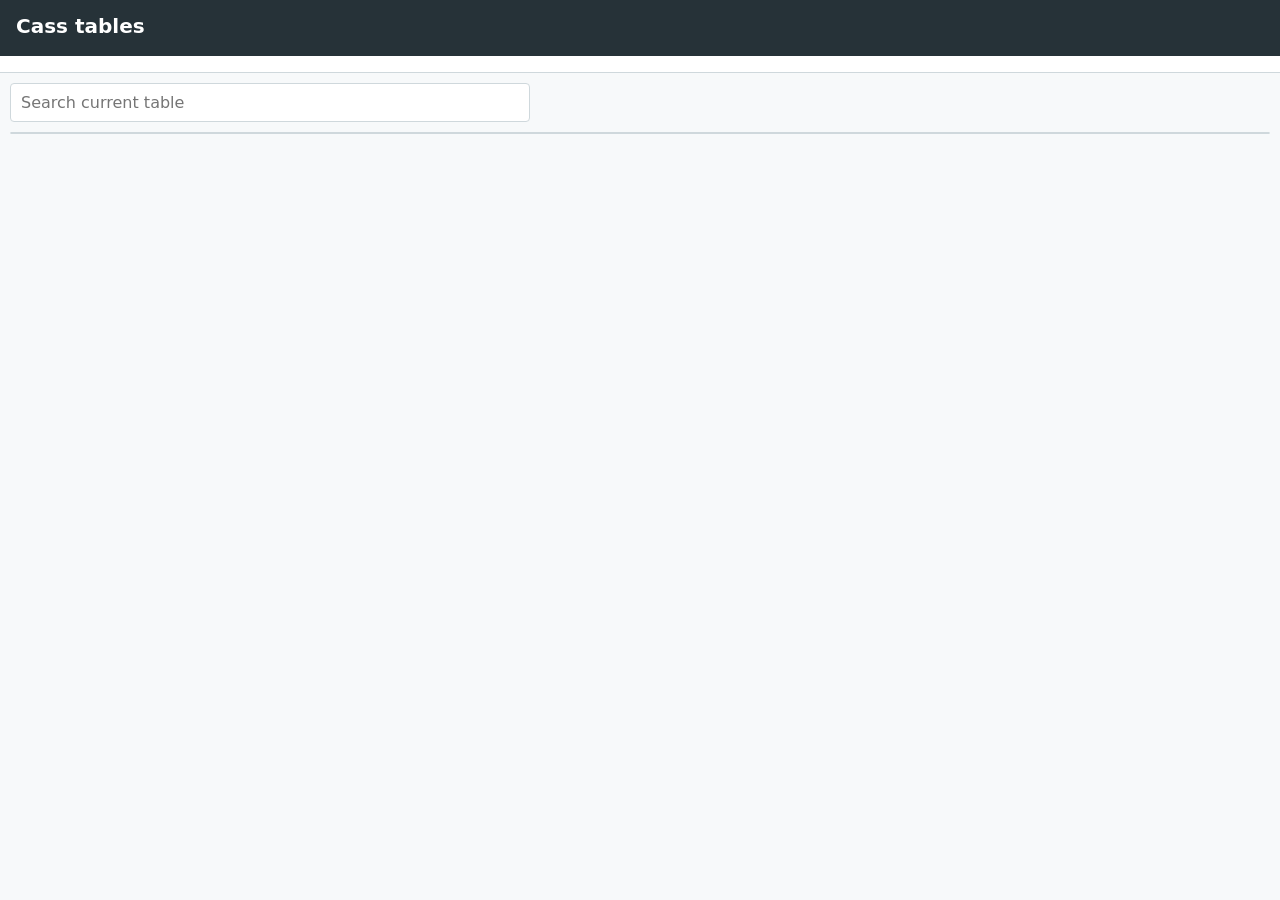
<file: main/templates/html_offline_tables.html>
<!doctype html>
<html lang="en">
<head>
<meta charset="utf-8">
<meta name="viewport" content="width=device-width, initial-scale=1">
<title>Cass tables</title>
<style>
:root {
  --border: #cfd8dc;
  --header: #263238;
  --muted: #607d8b;
  --surface: #ffffff;
  --tab: #eef3f5;
  --tab-active: #1d3658;
}

* {
  box-sizing: border-box;
}

body {
  background: #f7f9fa;
  color: #1f2933;
  font-family: system-ui, -apple-system, BlinkMacSystemFont, "Segoe UI", sans-serif;
  margin: 0;
}

header {
  background: var(--header);
  color: #ffffff;
  padding: 14px 16px;
}

h1 {
  font-size: 1.25rem;
  margin: 0;
}

#generated {
  color: #d6e2e7;
  font-size: 0.85rem;
  margin-top: 4px;
}

#tabs {
  background: var(--surface);
  border-bottom: 1px solid var(--border);
  display: flex;
  gap: 6px;
  overflow-x: auto;
  padding: 8px;
  position: sticky;
  top: 0;
  z-index: 4;
}

.tab {
  background: var(--tab);
  border: 1px solid var(--border);
  border-radius: 4px;
  color: #1f2933;
  cursor: pointer;
  flex: 0 0 auto;
  font: inherit;
  font-weight: 700;
  padding: 8px 10px;
}

.tab.active {
  background: var(--tab-active);
  border-color: var(--tab-active);
  color: #ffffff;
}

main {
  padding: 10px;
}

.toolbar {
  align-items: center;
  display: flex;
  gap: 10px;
  margin-bottom: 10px;
}

#search {
  border: 1px solid var(--border);
  border-radius: 4px;
  flex: 1 1 auto;
  font: inherit;
  max-width: 520px;
  padding: 9px 10px;
}

#count {
  color: var(--muted);
  font-size: 0.9rem;
  white-space: nowrap;
}

#table-wrap {
  background: var(--surface);
  border: 1px solid var(--border);
  border-radius: 4px;
  max-height: calc(100vh - 150px);
  overflow: auto;
}

table {
  border-collapse: collapse;
  font-size: 0.86rem;
  min-width: 100%;
}

th,
td {
  border-bottom: 1px solid #eceff1;
  max-width: 360px;
  padding: 6px 8px;
  text-align: left;
  vertical-align: top;
  white-space: nowrap;
}

td {
  color: #263238;
}

th {
  background: #e8eef1;
  border-bottom: 1px solid var(--border);
  color: #1f2933;
  cursor: pointer;
  position: sticky;
  top: 0;
  z-index: 2;
}

tbody tr:nth-child(even) {
  background: #fafafa;
}

.empty {
  color: var(--muted);
  padding: 16px;
}
</style>
</head>
<body>
<header>
<h1 id="page-title">Cass tables</h1>
<div id="generated"></div>
</header>
<nav id="tabs" aria-label="Tables"></nav>
<main>
<div class="toolbar">
<input id="search" type="search" placeholder="Search current table" autocomplete="off">
<span id="count"></span>
</div>
<div id="table-wrap"></div>
</main>
<script id="table-data" type="application/json">
{{ json }}
</script>
<script>
const payload = JSON.parse(document.getElementById("table-data").textContent);
const tabs = document.getElementById("tabs");
const search = document.getElementById("search");
const count = document.getElementById("count");
const wrap = document.getElementById("table-wrap");
const state = payload.tables.map(() => ({ search: "", sortColumn: null, sortDir: 1 }));
let active = 0;

document.getElementById("page-title").textContent = payload.title;
document.getElementById("generated").textContent = "Generated " + payload.generated;

function text(value) {
  return value == null ? "" : String(value);
}

function renderTabs() {
  tabs.textContent = "";
  payload.tables.forEach((table, index) => {
    const button = document.createElement("button");
    button.className = "tab" + (index === active ? " active" : "");
    button.type = "button";
    button.textContent = `${table.name} (${table.nrow})`;
    button.addEventListener("click", () => {
      active = index;
      search.value = state[active].search;
      renderTabs();
      renderTable();
    });
    tabs.appendChild(button);
  });
}

function matchingRows(table, query) {
  if (!query) {
    return table.rows.slice();
  }

  const needle = query.toLowerCase();
  return table.rows.filter(row => row.join("\u0001").toLowerCase().includes(needle));
}

function sortRows(rows) {
  const tableState = state[active];

  if (tableState.sortColumn === null) {
    return rows;
  }

  const col = tableState.sortColumn;
  const dir = tableState.sortDir;

  return rows.sort((a, b) => {
    const av = text(a[col]);
    const bv = text(b[col]);

    if (!av && bv) return 1;
    if (av && !bv) return -1;

    return dir * av.localeCompare(bv, undefined, {
      numeric: true,
      sensitivity: "base"
    });
  });
}

function renderTable() {
  const tableData = payload.tables[active];
  const tableState = state[active];
  const rows = sortRows(matchingRows(tableData, tableState.search));
  wrap.textContent = "";
  count.textContent = `${rows.length} of ${tableData.nrow} rows`;

  if (!tableData.columns.length) {
    const empty = document.createElement("div");
    empty.className = "empty";
    empty.textContent = "No columns";
    wrap.appendChild(empty);
    return;
  }

  const table = document.createElement("table");
  const thead = document.createElement("thead");
  const headRow = document.createElement("tr");

  tableData.columns.forEach((column, colIndex) => {
    const th = document.createElement("th");
    th.textContent = column;
    th.addEventListener("click", () => {
      if (tableState.sortColumn === colIndex) {
        tableState.sortDir = -tableState.sortDir;
      } else {
        tableState.sortColumn = colIndex;
        tableState.sortDir = 1;
      }
      renderTable();
    });
    headRow.appendChild(th);
  });

  thead.appendChild(headRow);
  table.appendChild(thead);

  const tbody = document.createElement("tbody");
  const fragment = document.createDocumentFragment();

  rows.forEach(row => {
    const tr = document.createElement("tr");

    tableData.columns.forEach((column, colIndex) => {
      const td = document.createElement("td");
      td.textContent = text(row[colIndex]);
      tr.appendChild(td);
    });

    fragment.appendChild(tr);
  });

  tbody.appendChild(fragment);
  table.appendChild(tbody);
  wrap.appendChild(table);
}

search.addEventListener("input", () => {
  state[active].search = search.value;
  renderTable();
});

renderTabs();
renderTable();
</script>
</body>
</html>
</file>
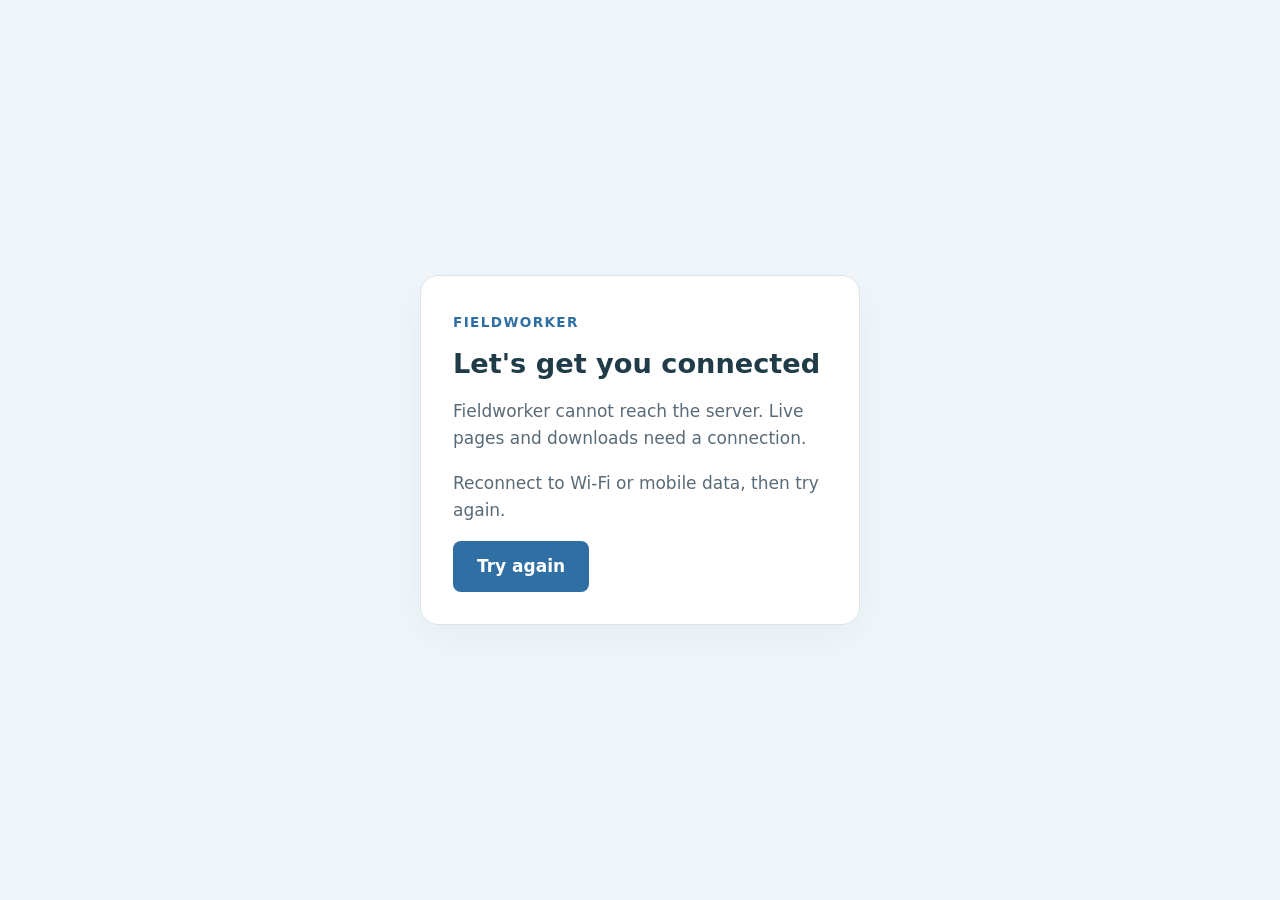
<file: main/www/offline.html>
<!doctype html>
<html lang="en-NZ">
<head>
  <meta charset="utf-8">
  <meta name="viewport" content="width=device-width, initial-scale=1">
  <meta name="theme-color" content="#2f6fa3">
  <title>Fieldworker — connection needed</title>
  <style>
    :root { color-scheme: light; font: 17px/1.6 system-ui, sans-serif; color: #203c49; }
    * { box-sizing: border-box; }
    body { margin: 0; min-height: 100vh; display: grid; place-items: center; padding: 24px; background: #f0f6fa; }
    main { width: 100%; max-width: 440px; padding: 32px; border: 1px solid #d8e5ee; border-radius: 18px; background: white; box-shadow: 0 12px 40px #203c490d; }
    .eyebrow { color: #2f6fa3; font-size: 0.8rem; font-weight: 700; letter-spacing: 0.1em; text-transform: uppercase; }
    h1 { font-size: 1.6rem; line-height: 1.25; margin: 12px 0; }
    p { color: #596b78; }
    button { min-height: 48px; padding: 12px 24px; border: 0; border-radius: 8px; background: #2f6fa3; color: white; font: inherit; font-weight: 600; cursor: pointer; }
    button:focus-visible { outline: 3px solid #183b56; outline-offset: 4px; }
  </style>
</head>
<body>
  <main>
    <span class="eyebrow">Fieldworker</span>
    <h1>Let's get you connected</h1>
    <p>Fieldworker cannot reach the server. Live pages and downloads need a connection.</p>
    <p>Reconnect to Wi-Fi or mobile data, then try again.</p>
    <button type="button" onclick="window.location.reload()">Try again</button>
  </main>
</body>
</html>
</file>
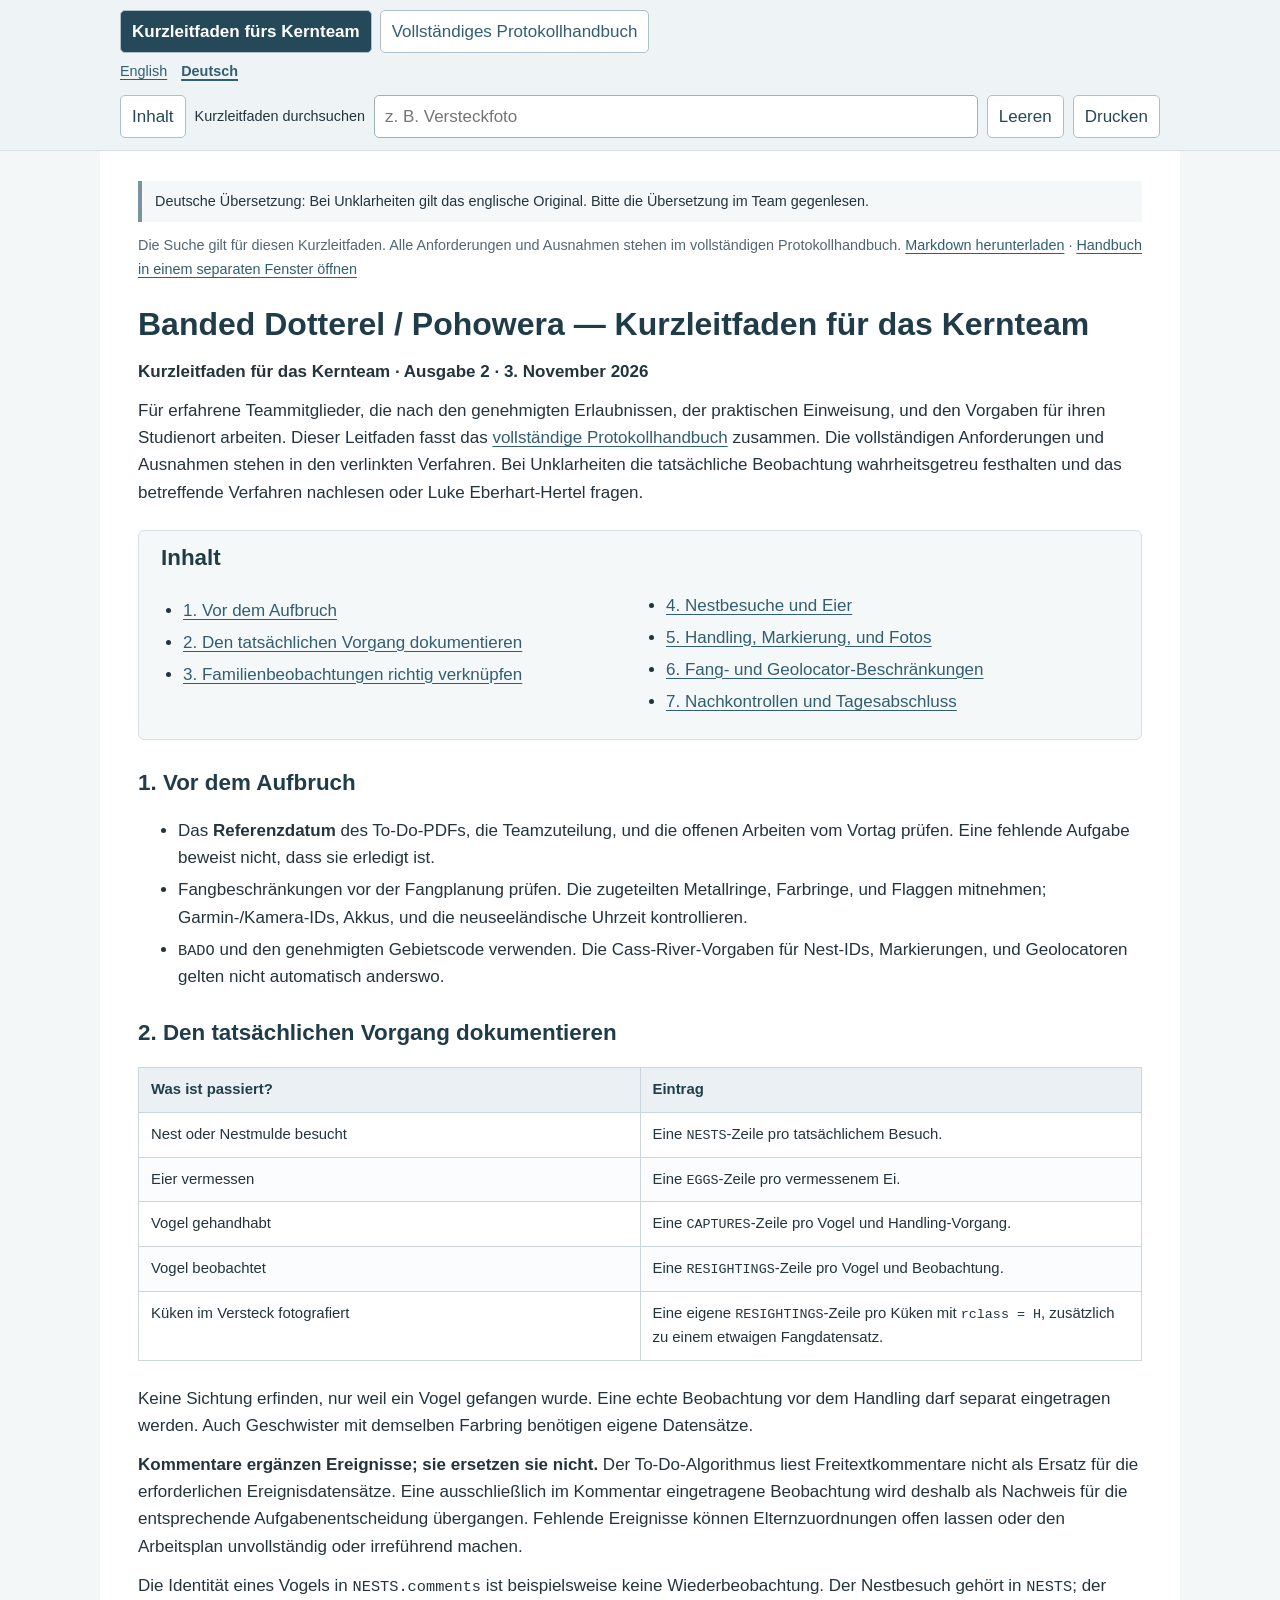
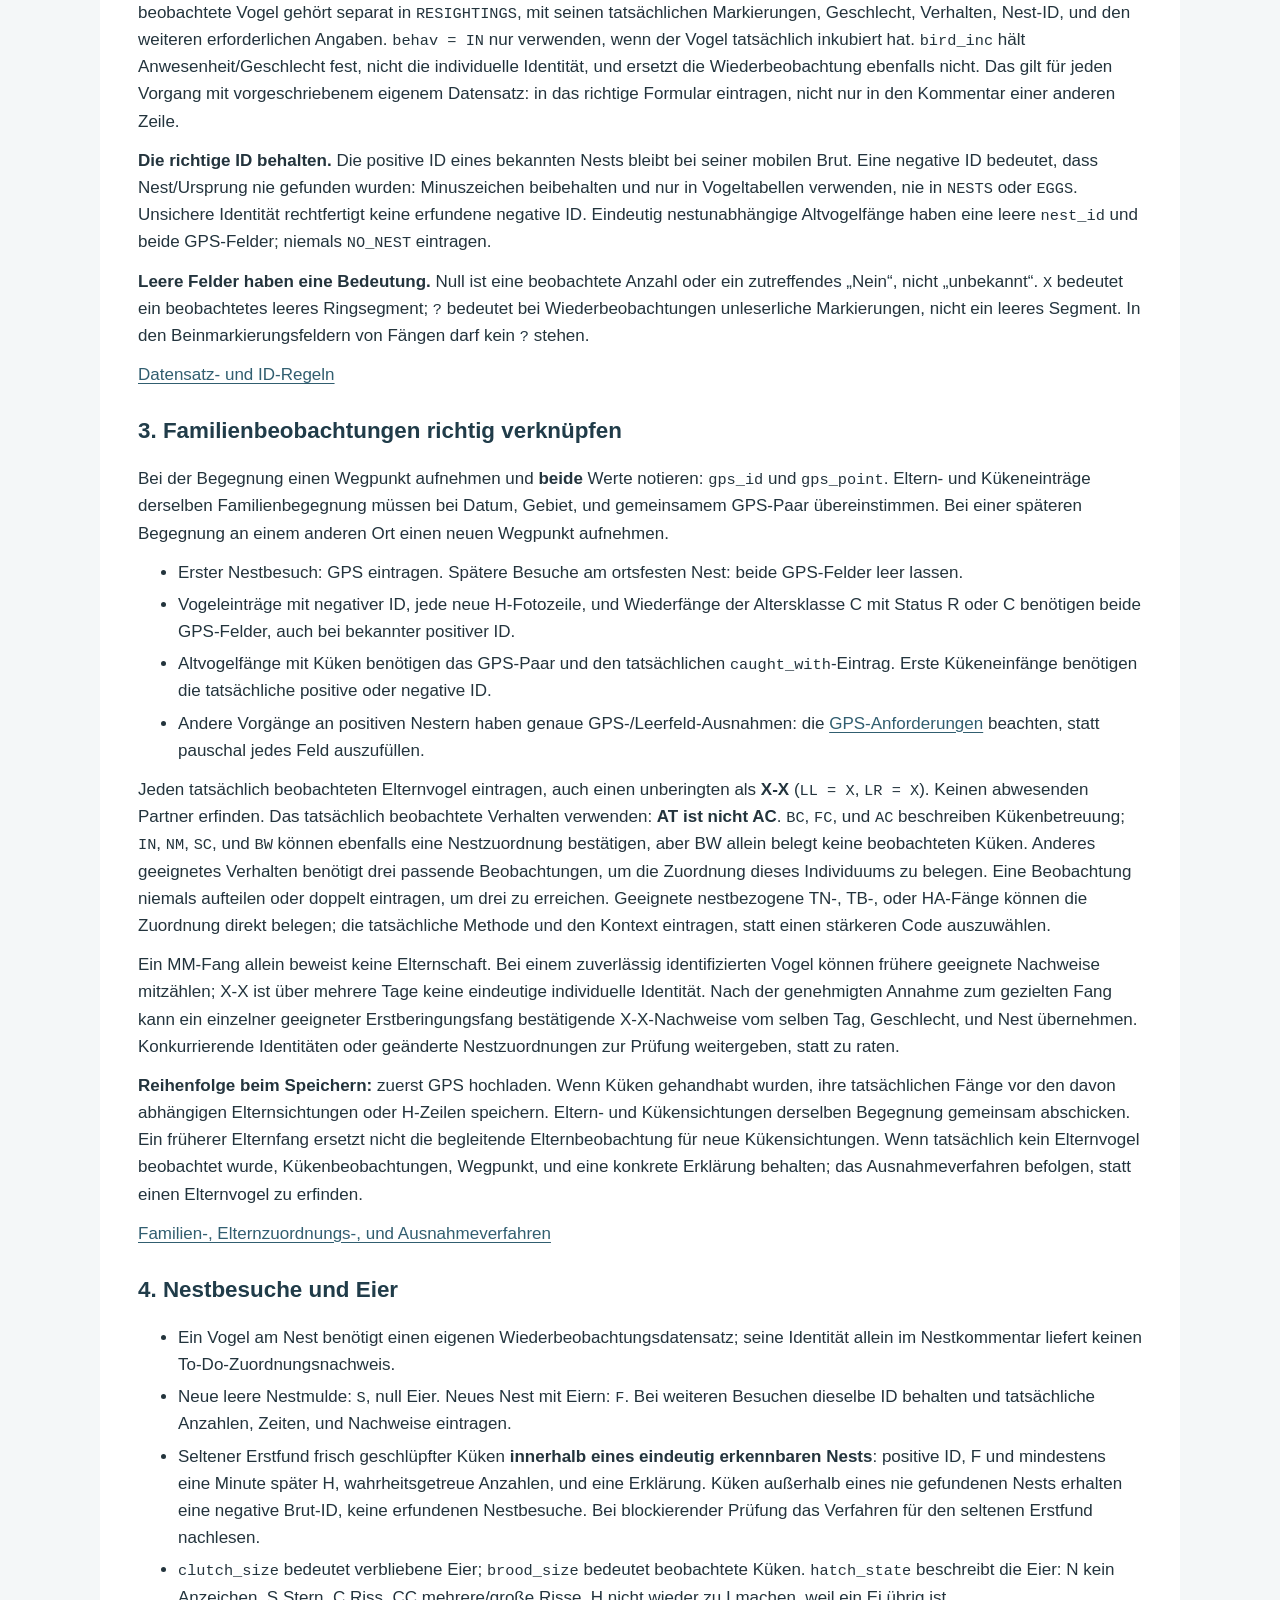
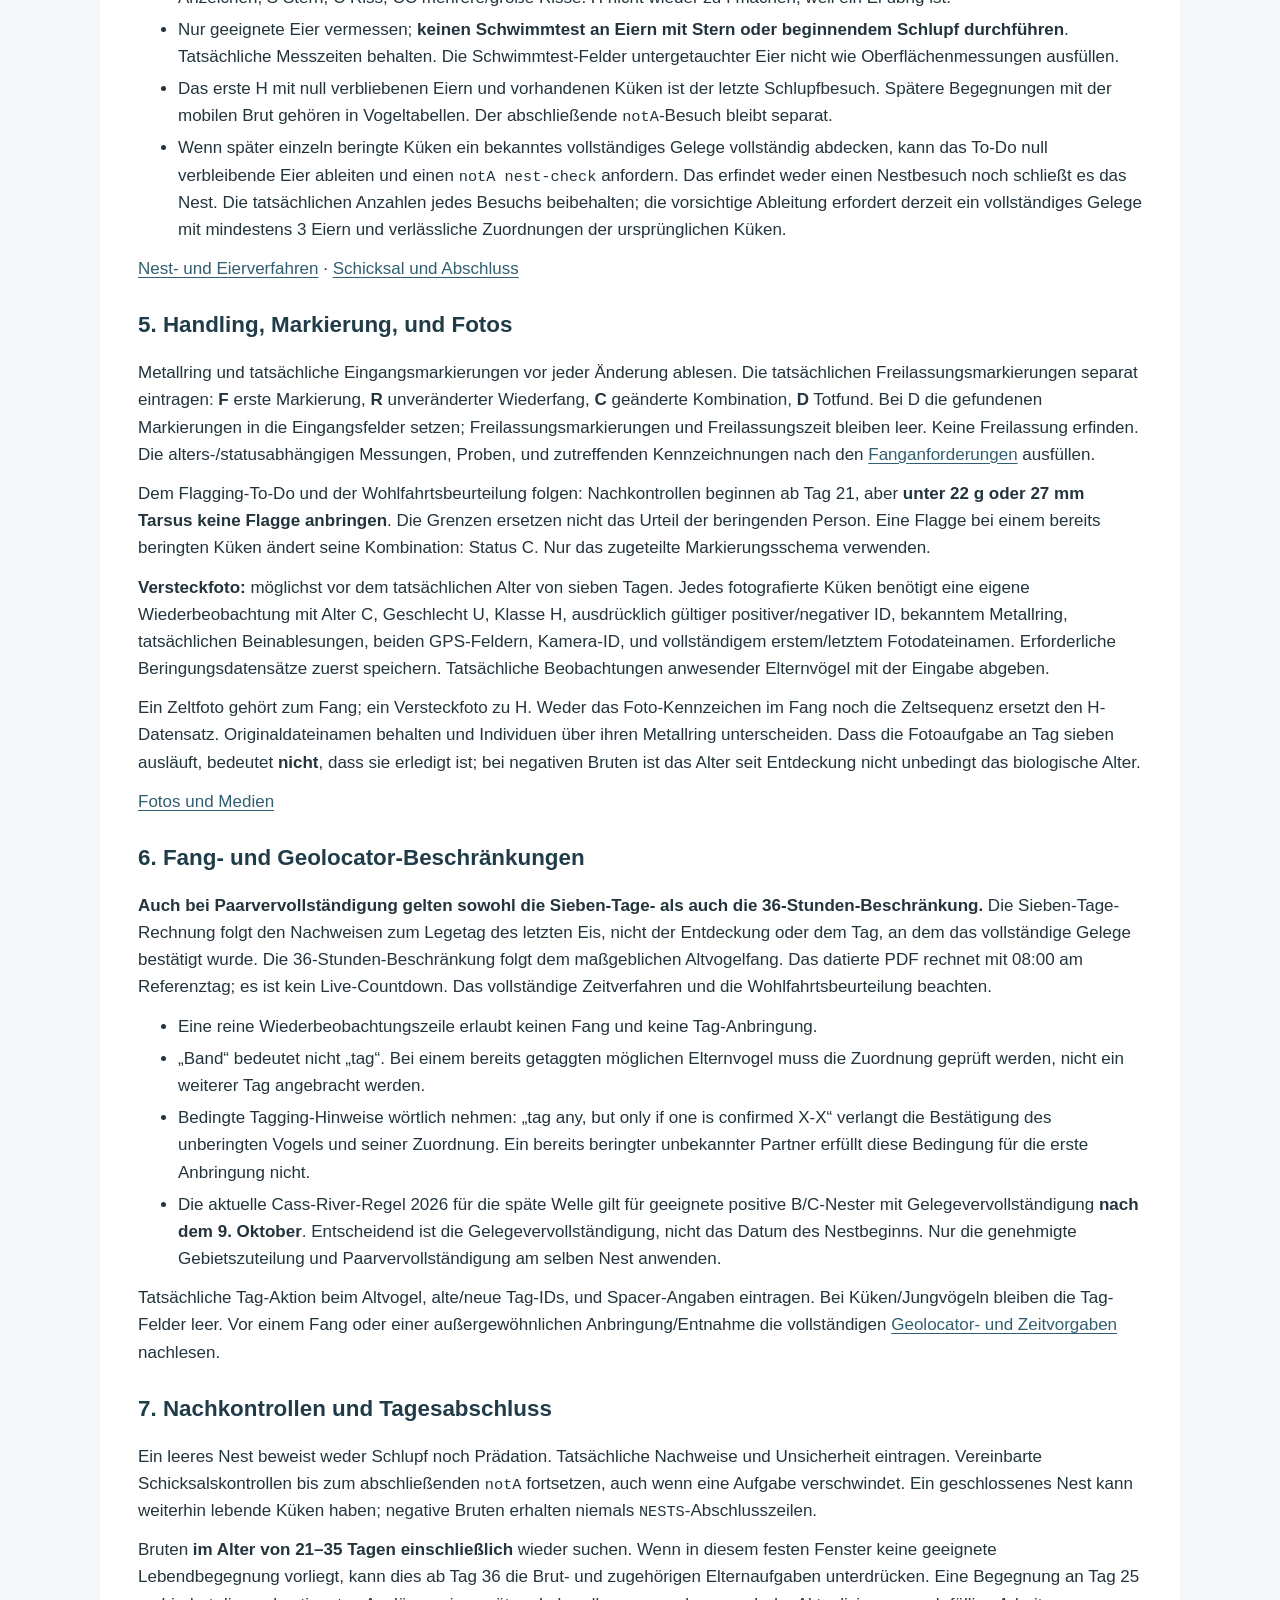
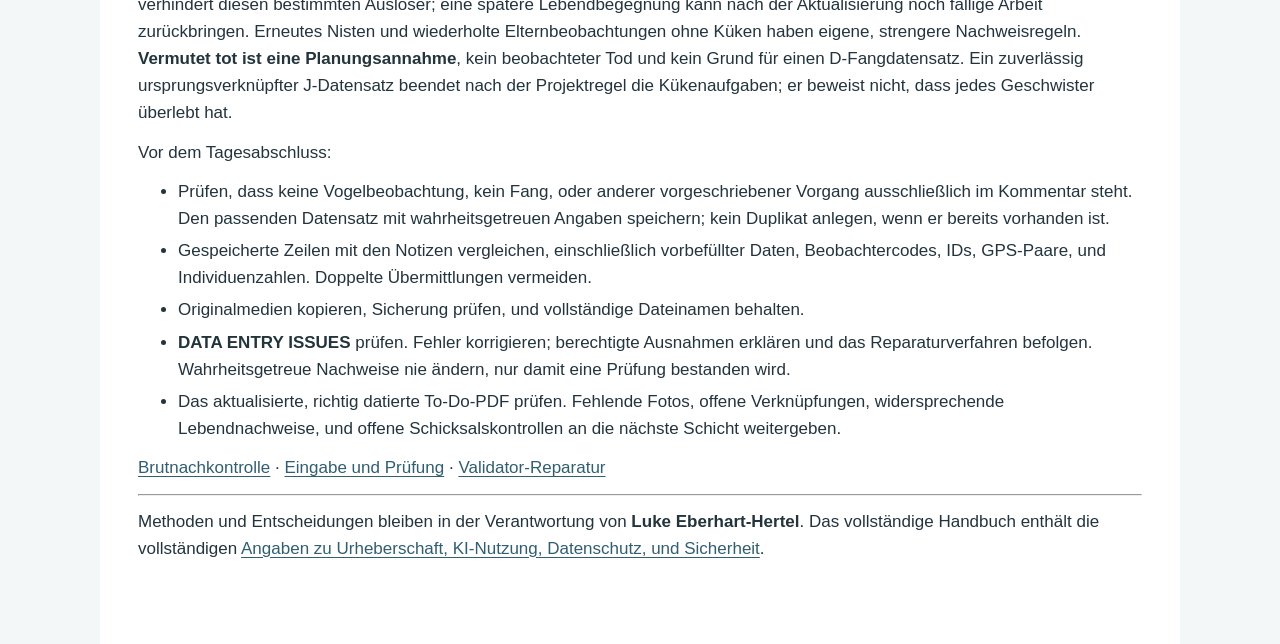
<file: main/www/field-manual/core-guide-de.html>
<!doctype html>
<html lang="de"><head><meta charset="utf-8"><meta name="viewport" content="width=device-width, initial-scale=1"><meta name="manual-source-md5" content="716f78152f297d62083579f4d4e08adc"><meta name="manual-reference-md5" content="9defd4aa587832c9447b862e39ef16aa"><title>BADO Field Manual 2026 — Kurzleitfaden fürs Kernteam</title><style>/* Scoped by the reader iframe; does not change dashboard styling. */
:root { color-scheme: light; --ink: #23343d; --accent: #315e70; --line: #d8e1e5; }
* { box-sizing: border-box; }
html { scroll-padding-top: calc(var(--reader-tools-height, 180px) + 12px); }
body { margin: 0; background: #f4f7f8; color: var(--ink); font: 17px/1.6 Calibri, Arial, sans-serif; }
main { max-width: 1080px; margin: 0 auto; padding: 18px 38px 70px; background: #fff; }
h1, h2, h3, summary { font-family: Arial, sans-serif; color: #203c49; line-height: 1.35; }
h1 { font-size: 2rem; margin: 22px 0 12px; }
h2 { font-size: 1.4rem; margin-top: 28px; }
h3 { font-size: 1.1rem; margin-top: 26px; }
p, ul, ol { margin: 12px 0; }
li { margin: 5px 0; }
a { color: var(--accent); text-underline-offset: 3px; }
a:hover { color: #193f50; }
button, input { font: inherit; }
button, .contents-button { border: 1px solid #aebfc7; border-radius: 5px; background: #fff; color: #254958; padding: 7px 11px; cursor: pointer; }
button:hover, .contents-button:hover { background: #eaf1f4; }
button:focus-visible, input:focus-visible, a:focus-visible, summary:focus-visible, .table-scroll:focus-visible { outline: 3px solid #367a98; outline-offset: 3px; }
.reader-tools { position: sticky; top: 0; z-index: 5; border-bottom: 1px solid var(--line); background: #eef4f6; }
.reader-switch { max-width: 1080px; margin: auto; padding: 10px 20px 0; display: flex; flex-wrap: wrap; gap: 8px; }
.reader-switch a { border: 1px solid #aebfc7; border-radius: 5px; padding: 7px 11px; background: white; text-decoration: none; }
.reader-switch a[aria-current="page"] { background: #254958; color: white; font-weight: bold; }
.language-switch { max-width: 1080px; margin: auto; padding: 7px 20px 0; display: flex; flex-wrap: wrap; gap: 14px; font-size: .9rem; }
.language-switch a[aria-current="page"] { font-weight: bold; text-decoration-thickness: 2px; }
.translation-note { border-left: 4px solid #78949f; background: #f5f8f9; padding: 9px 13px; font-size: .9rem; }
.reader-tools-inner { max-width: 1080px; margin: auto; padding: 12px 20px; display: flex; flex-wrap: wrap; align-items: center; gap: 9px; }
.contents-button { text-decoration: none; }
.reader-tools label { font-size: .9rem; }
#manual-search { flex: 1; min-width: 180px; width: 240px; border: 1px solid #9db1bb; padding: 7px 10px; border-radius: 5px; background: #fff; }
.reader-hint { font-size: .9rem; color: #526773; }
#manual-search-status:empty { display: none; }
#manual-search-results { border: 1px solid var(--line); border-left: 4px solid var(--accent); border-radius: 5px; padding: 12px 18px; margin: 16px 0; max-height: 350px; overflow-y: auto; }
#manual-search-results ol { padding-left: 24px; }
#manual-search-results li { padding: 5px 0; }
.result-context { display: block; font-size: .85rem; color: #526773; }
mark { background: #fff0ab; color: inherit; padding: 0 1px; }
#manual-contents { background: #f5f8f9; border: 1px solid var(--line); border-radius: 6px; padding: 12px 22px; margin: 24px 0; }
#manual-contents h2 { margin-top: 0; }
#manual-contents ul { columns: 2; column-gap: 30px; padding-left: 22px; }
#manual-contents li { break-inside: avoid; }
details { border-top: 1px solid var(--line); padding: 14px 0; }
details details { margin: 10px 0 0 14px; }
summary { cursor: pointer; font-size: 1.1rem; padding: 4px 0; }
summary:hover { color: #176281; }
article > details[open] > h2 { font-size: 1.2rem; margin-top: 16px; }
.table-scroll { overflow-x: auto; margin: 18px 0 24px; }
table { border-collapse: collapse; table-layout: fixed; width: 100%; font-size: .93rem; }
td, th { border: 1px solid #cbd6dc; padding: 10px 12px; text-align: left; vertical-align: top; overflow-wrap: anywhere; }
th { background: #eaf0f3; color: #213e4b; }
tr:nth-child(even) td { background: #fafcfd; }
code { font: .9em ui-monospace, SFMono-Regular, Consolas, monospace; overflow-wrap: anywhere; }
pre { white-space: pre-wrap; padding: 16px; background: #f4f7f8; border: 1px solid var(--line); font-size: .9rem; }
pre code { overflow-wrap: anywhere; }
.skip-link { position: absolute; left: 12px; top: -100px; z-index: 10; padding: 10px; background: #fff; }
.skip-link:focus { top: 8px; }
[hidden] { display: none !important; }
@media (max-width: 620px) {
  main { padding: 14px 16px 50px; }
  body { font-size: 16px; }
  .reader-tools-inner { padding: 10px 12px; gap: 7px; }
  .reader-switch { padding: 10px 12px 0; font-size: .9rem; }
  .language-switch { padding: 7px 12px 0; }
  .reader-tools label { position: absolute; width: 1px; height: 1px; overflow: hidden; clip-path: inset(50%); }
  #manual-search { min-width: 120px; width: 140px; }
  button, .contents-button { font-size: .9rem; }
  #manual-contents ul { columns: 1; }
  table { min-width: 550px; font-size: .9rem; }
  table[data-columns="2"] { min-width: 0; }
  td, th { padding: 8px; }
}
@page { size: A4; margin: 18mm; }
@media print {
  body, main { background: #fff; padding: 0; margin: 0; max-width: none; font-size: 11pt; }
  .reader-tools, .reader-hint, #manual-search-status, #manual-search-results, .skip-link { display: none !important; }
  h2, h3, summary { break-after: avoid; }
  tr { break-inside: avoid; }
  .table-scroll { overflow: visible; }
  table { min-width: 0; font-size: 9pt; }
  a { color: inherit; }
  mark { background: none; }
}</style></head><body><a class="skip-link" href="#manual-content">Zum Handbuch springen</a><header class="reader-tools" aria-label="Handbuchsteuerung"><nav class="reader-switch" aria-label="Handbuch auswählen"><a href="core-guide-de.html" aria-current="page">Kurzleitfaden fürs Kernteam</a><a href="index-de.html">Vollständiges Protokollhandbuch</a></nav><nav class="language-switch" aria-label="Sprache"><a data-language-link href="core-guide.html" lang="en" hreflang="en-NZ">English</a><a data-language-link href="core-guide-de.html" lang="de" hreflang="de" aria-current="page">Deutsch</a></nav><div class="reader-tools-inner"><a class="contents-button" href="#manual-contents">Inhalt</a><label for="manual-search">Kurzleitfaden durchsuchen</label><input id="manual-search" type="search" placeholder="z. B. Versteckfoto" aria-controls="manual-search-results" aria-describedby="manual-search-help" autocomplete="off"><button id="manual-clear" type="button">Leeren</button><button id="manual-print" type="button">Drucken</button></div></header><main><p class="translation-note">Deutsche Übersetzung: Bei Unklarheiten gilt das englische Original. Bitte die Übersetzung im Team gegenlesen.</p><p id="manual-search-help" class="reader-hint">Die Suche gilt für diesen Kurzleitfaden. Alle Anforderungen und Ausnahmen stehen im vollständigen Protokollhandbuch. <a href="core-guide-de.md" download>Markdown herunterladen</a> · <a href="core-guide-de.html" target="_blank" rel="noopener">Handbuch in einem separaten Fenster öffnen</a></p><p id="manual-search-status" role="status" aria-live="polite"></p><section id="manual-search-results" aria-label="Suchergebnisse" hidden></section><noscript><p>Suche und Druckschaltfläche benötigen JavaScript. Beide Handbücher bleiben lesbar; zum Drucken die Browserfunktion verwenden und geschlossene Abschnitte über ihre Überschrift öffnen.</p></noscript><article id="manual-content" tabindex="-1"><!-- English-source-md5: 9defd4aa587832c9447b862e39ef16aa -->
<h1>Banded Dotterel / Pohowera — Kurzleitfaden für das Kernteam</h1>
<p><strong>Kurzleitfaden für das Kernteam · Ausgabe 2 · 3. November 2026</strong></p>
<p>Für erfahrene Teammitglieder, die nach den genehmigten Erlaubnissen,
der praktischen Einweisung, und den Vorgaben für ihren Studienort arbeiten.
Dieser Leitfaden fasst das <a href="index-de.html">vollständige Protokollhandbuch</a>
zusammen. Die vollständigen Anforderungen und Ausnahmen stehen in den
verlinkten Verfahren. Bei Unklarheiten die tatsächliche Beobachtung
wahrheitsgetreu festhalten und das betreffende Verfahren nachlesen oder
Luke Eberhart-Hertel fragen.</p>
<nav id="manual-contents" aria-label="Handbuchinhalt"><h2>Inhalt</h2>
<ul>
<li><a href="#core-section-1">1. Vor dem Aufbruch</a></li>
<li><a href="#core-section-2">2. Den tatsächlichen Vorgang dokumentieren</a></li>
<li><a href="#core-section-3">3. Familienbeobachtungen richtig verknüpfen</a></li>
<li><a href="#core-section-4">4. Nestbesuche und Eier</a></li>
<li><a href="#core-section-5">5. Handling, Markierung, und Fotos</a></li>
<li><a href="#core-section-6">6. Fang- und Geolocator-Beschränkungen</a></li>
<li><a href="#core-section-7">7. Nachkontrollen und Tagesabschluss</a></li>
</ul></nav>
<a id="core-section-1"></a>
<h2>1. Vor dem Aufbruch</h2>
<ul>
<li>Das <strong>Referenzdatum</strong> des To-Do-PDFs, die Teamzuteilung, und die offenen
Arbeiten vom Vortag prüfen. Eine fehlende Aufgabe beweist nicht, dass sie
erledigt ist.</li>
<li>Fangbeschränkungen vor der Fangplanung prüfen. Die zugeteilten Metallringe,
Farbringe, und Flaggen mitnehmen; Garmin-/Kamera-IDs, Akkus, und die
neuseeländische Uhrzeit kontrollieren.</li>
<li><code>BADO</code> und den genehmigten Gebietscode verwenden. Die Cass-River-Vorgaben
für Nest-IDs, Markierungen, und Geolocatoren gelten nicht automatisch anderswo.</li>
</ul>
<a id="core-section-2"></a>
<h2>2. Den tatsächlichen Vorgang dokumentieren</h2>
<div class="table-scroll" tabindex="0" role="region" aria-label="Begleittabelle; bei Bedarf seitlich scrollen"><table>
<thead>
<tr>
<th>Was ist passiert?</th>
<th>Eintrag</th>
</tr>
</thead>
<tbody>
<tr>
<td>Nest oder Nestmulde besucht</td>
<td>Eine <code>NESTS</code>-Zeile pro tatsächlichem Besuch.</td>
</tr>
<tr>
<td>Eier vermessen</td>
<td>Eine <code>EGGS</code>-Zeile pro vermessenem Ei.</td>
</tr>
<tr>
<td>Vogel gehandhabt</td>
<td>Eine <code>CAPTURES</code>-Zeile pro Vogel und Handling-Vorgang.</td>
</tr>
<tr>
<td>Vogel beobachtet</td>
<td>Eine <code>RESIGHTINGS</code>-Zeile pro Vogel und Beobachtung.</td>
</tr>
<tr>
<td>Küken im Versteck fotografiert</td>
<td>Eine eigene <code>RESIGHTINGS</code>-Zeile pro Küken mit <code>rclass = H</code>, zusätzlich zu einem etwaigen Fangdatensatz.</td>
</tr>
</tbody>
</table></div>
<p>Keine Sichtung erfinden, nur weil ein Vogel gefangen wurde. Eine echte
Beobachtung vor dem Handling darf separat eingetragen werden. Auch
Geschwister mit demselben Farbring benötigen eigene Datensätze.</p>
<p><strong>Kommentare ergänzen Ereignisse; sie ersetzen sie nicht.</strong> Der To-Do-Algorithmus
liest Freitextkommentare nicht als Ersatz für die erforderlichen
Ereignisdatensätze. Eine ausschließlich im Kommentar eingetragene Beobachtung
wird deshalb als Nachweis für die entsprechende Aufgabenentscheidung
übergangen. Fehlende Ereignisse können Elternzuordnungen offen lassen oder
den Arbeitsplan unvollständig oder irreführend machen.</p>
<p>Die Identität eines Vogels in <code>NESTS.comments</code> ist beispielsweise keine
Wiederbeobachtung. Der Nestbesuch gehört in <code>NESTS</code>; der beobachtete Vogel
gehört separat in <code>RESIGHTINGS</code>, mit seinen tatsächlichen Markierungen,
Geschlecht, Verhalten, Nest-ID, und den weiteren erforderlichen Angaben.
<code>behav = IN</code> nur verwenden, wenn der Vogel tatsächlich inkubiert hat.
<code>bird_inc</code> hält Anwesenheit/Geschlecht fest, nicht die individuelle Identität,
und ersetzt die Wiederbeobachtung ebenfalls nicht. Das gilt für jeden Vorgang
mit vorgeschriebenem eigenem Datensatz: in das richtige Formular eintragen,
nicht nur in den Kommentar einer anderen Zeile.</p>
<p><strong>Die richtige ID behalten.</strong> Die positive ID eines bekannten Nests bleibt
bei seiner mobilen Brut. Eine negative ID bedeutet, dass Nest/Ursprung nie
gefunden wurden: Minuszeichen beibehalten und nur in Vogeltabellen verwenden,
nie in <code>NESTS</code> oder <code>EGGS</code>. Unsichere Identität rechtfertigt keine erfundene
negative ID. Eindeutig nestunabhängige Altvogelfänge haben eine leere <code>nest_id</code>
und beide GPS-Felder; niemals <code>NO_NEST</code> eintragen.</p>
<p><strong>Leere Felder haben eine Bedeutung.</strong> Null ist eine beobachtete Anzahl oder
ein zutreffendes „Nein“, nicht „unbekannt“. <code>X</code> bedeutet ein beobachtetes leeres
Ringsegment; <code>?</code> bedeutet bei Wiederbeobachtungen unleserliche Markierungen,
nicht ein leeres Segment. In den Beinmarkierungsfeldern von Fängen darf kein
<code>?</code> stehen.</p>
<p><a href="index-de.html#section-2">Datensatz- und ID-Regeln</a></p>
<a id="core-section-3"></a>
<h2>3. Familienbeobachtungen richtig verknüpfen</h2>
<p>Bei der Begegnung einen Wegpunkt aufnehmen und <strong>beide</strong> Werte notieren:
<code>gps_id</code> und <code>gps_point</code>. Eltern- und Kükeneinträge derselben Familienbegegnung
müssen bei Datum, Gebiet, und gemeinsamem GPS-Paar übereinstimmen. Bei einer
späteren Begegnung an einem anderen Ort einen neuen Wegpunkt aufnehmen.</p>
<ul>
<li>Erster Nestbesuch: GPS eintragen. Spätere Besuche am ortsfesten Nest: beide
GPS-Felder leer lassen.</li>
<li>Vogeleinträge mit negativer ID, jede neue H-Fotozeile, und Wiederfänge der
Altersklasse C mit Status R oder C benötigen beide GPS-Felder, auch bei
bekannter positiver ID.</li>
<li>Altvogelfänge mit Küken benötigen das GPS-Paar und den tatsächlichen
<code>caught_with</code>-Eintrag. Erste Kükeneinfänge benötigen die tatsächliche
positive oder negative ID.</li>
<li>Andere Vorgänge an positiven Nestern haben genaue GPS-/Leerfeld-Ausnahmen:
die <a href="index-de.html#section-3">GPS-Anforderungen</a> beachten, statt pauschal jedes
Feld auszufüllen.</li>
</ul>
<p>Jeden tatsächlich beobachteten Elternvogel eintragen, auch einen unberingten
als <strong>X-X</strong> (<code>LL = X</code>, <code>LR = X</code>). Keinen abwesenden Partner erfinden. Das
tatsächlich beobachtete Verhalten verwenden: <strong>AT ist nicht AC</strong>. <code>BC</code>, <code>FC</code>,
und <code>AC</code> beschreiben Kükenbetreuung; <code>IN</code>, <code>NM</code>, <code>SC</code>, und <code>BW</code> können ebenfalls
eine Nestzuordnung bestätigen, aber BW allein belegt keine beobachteten
Küken. Anderes geeignetes Verhalten benötigt drei passende Beobachtungen,
um die Zuordnung dieses Individuums zu belegen. Eine Beobachtung niemals
aufteilen oder doppelt eintragen, um drei zu erreichen. Geeignete
nestbezogene TN-, TB-, oder HA-Fänge können die Zuordnung direkt belegen;
die tatsächliche Methode und den Kontext eintragen, statt einen stärkeren
Code auszuwählen.</p>
<p>Ein MM-Fang allein beweist keine Elternschaft. Bei einem zuverlässig
identifizierten Vogel können frühere geeignete Nachweise mitzählen; X-X ist
über mehrere Tage keine eindeutige individuelle Identität. Nach der
genehmigten Annahme zum gezielten Fang kann ein einzelner geeigneter
Erstberingungsfang bestätigende X-X-Nachweise vom selben Tag, Geschlecht,
und Nest übernehmen. Konkurrierende Identitäten oder geänderte Nestzuordnungen
zur Prüfung weitergeben, statt zu raten.</p>
<p><strong>Reihenfolge beim Speichern:</strong> zuerst GPS hochladen. Wenn Küken gehandhabt
wurden, ihre tatsächlichen Fänge vor den davon abhängigen Elternsichtungen
oder H-Zeilen speichern. Eltern- und Kükensichtungen derselben Begegnung
gemeinsam abschicken. Ein früherer Elternfang ersetzt nicht die begleitende
Elternbeobachtung für neue Kükensichtungen. Wenn tatsächlich kein Elternvogel
beobachtet wurde, Kükenbeobachtungen, Wegpunkt, und eine konkrete Erklärung
behalten; das Ausnahmeverfahren befolgen, statt einen Elternvogel zu erfinden.</p>
<p><a href="index-de.html#section-5">Familien-, Elternzuordnungs-, und Ausnahmeverfahren</a></p>
<a id="core-section-4"></a>
<h2>4. Nestbesuche und Eier</h2>
<ul>
<li>Ein Vogel am Nest benötigt einen eigenen Wiederbeobachtungsdatensatz;
seine Identität allein im Nestkommentar liefert keinen To-Do-Zuordnungsnachweis.</li>
<li>Neue leere Nestmulde: <code>S</code>, null Eier. Neues Nest mit Eiern: <code>F</code>. Bei weiteren
Besuchen dieselbe ID behalten und tatsächliche Anzahlen, Zeiten, und Nachweise
eintragen.</li>
<li>Seltener Erstfund frisch geschlüpfter Küken <strong>innerhalb eines eindeutig
erkennbaren Nests</strong>: positive ID, F und mindestens eine Minute später H,
wahrheitsgetreue Anzahlen, und eine Erklärung. Küken außerhalb eines nie
gefundenen Nests erhalten eine negative Brut-ID, keine erfundenen Nestbesuche.
Bei blockierender Prüfung das Verfahren für den seltenen Erstfund nachlesen.</li>
<li><code>clutch_size</code> bedeutet verbliebene Eier; <code>brood_size</code> bedeutet beobachtete
Küken. <code>hatch_state</code> beschreibt die Eier: N kein Anzeichen, S Stern, C Riss,
CC mehrere/große Risse. H nicht wieder zu I machen, weil ein Ei übrig ist.</li>
<li>Nur geeignete Eier vermessen; <strong>keinen Schwimmtest an Eiern mit Stern oder
beginnendem Schlupf durchführen</strong>. Tatsächliche Messzeiten behalten. Die
Schwimmtest-Felder untergetauchter Eier nicht wie Oberflächenmessungen ausfüllen.</li>
<li>Das erste H mit null verbliebenen Eiern und vorhandenen Küken ist der letzte
Schlupfbesuch. Spätere Begegnungen mit der mobilen Brut gehören in
Vogeltabellen. Der abschließende <code>notA</code>-Besuch bleibt separat.</li>
<li>Wenn später einzeln beringte Küken ein bekanntes vollständiges Gelege
vollständig abdecken, kann das To-Do null verbleibende Eier ableiten und
einen <code>notA nest-check</code> anfordern. Das erfindet weder einen Nestbesuch noch
schließt es das Nest. Die tatsächlichen Anzahlen jedes Besuchs beibehalten;
die vorsichtige Ableitung erfordert derzeit ein vollständiges Gelege mit
mindestens 3 Eiern und verlässliche Zuordnungen der ursprünglichen Küken.</li>
</ul>
<p><a href="index-de.html#section-4">Nest- und Eierverfahren</a> ·
<a href="index-de.html#section-9">Schicksal und Abschluss</a></p>
<a id="core-section-5"></a>
<h2>5. Handling, Markierung, und Fotos</h2>
<p>Metallring und tatsächliche Eingangsmarkierungen vor jeder Änderung ablesen.
Die tatsächlichen Freilassungsmarkierungen separat eintragen: <strong>F</strong> erste
Markierung, <strong>R</strong> unveränderter Wiederfang, <strong>C</strong> geänderte Kombination,
<strong>D</strong> Totfund. Bei D die gefundenen Markierungen in die Eingangsfelder setzen;
Freilassungsmarkierungen und Freilassungszeit bleiben leer. Keine Freilassung
erfinden. Die alters-/statusabhängigen Messungen, Proben, und zutreffenden
Kennzeichnungen nach den <a href="index-de.html#section-6">Fanganforderungen</a> ausfüllen.</p>
<p>Dem Flagging-To-Do und der Wohlfahrtsbeurteilung folgen: Nachkontrollen beginnen
ab Tag 21, aber <strong>unter 22 g oder 27 mm Tarsus keine Flagge anbringen</strong>. Die
Grenzen ersetzen nicht das Urteil der beringenden Person. Eine Flagge bei einem
bereits beringten Küken ändert seine Kombination: Status C. Nur das zugeteilte
Markierungsschema verwenden.</p>
<p><strong>Versteckfoto:</strong> möglichst vor dem tatsächlichen Alter von sieben Tagen.
Jedes fotografierte Küken benötigt eine eigene Wiederbeobachtung mit Alter C,
Geschlecht U, Klasse H, ausdrücklich gültiger positiver/negativer ID,
bekanntem Metallring, tatsächlichen Beinablesungen, beiden GPS-Feldern,
Kamera-ID, und vollständigem erstem/letztem Fotodateinamen. Erforderliche
Beringungsdatensätze zuerst speichern. Tatsächliche Beobachtungen anwesender
Elternvögel mit der Eingabe abgeben.</p>
<p>Ein Zeltfoto gehört zum Fang; ein Versteckfoto zu H. Weder das Foto-Kennzeichen
im Fang noch die Zeltsequenz ersetzt den H-Datensatz. Originaldateinamen
behalten und Individuen über ihren Metallring unterscheiden. Dass die
Fotoaufgabe an Tag sieben ausläuft, bedeutet <strong>nicht</strong>, dass sie erledigt ist;
bei negativen Bruten ist das Alter seit Entdeckung nicht unbedingt das
biologische Alter.</p>
<p><a href="index-de.html#section-7">Fotos und Medien</a></p>
<a id="core-section-6"></a>
<h2>6. Fang- und Geolocator-Beschränkungen</h2>
<p><strong>Auch bei Paarvervollständigung gelten sowohl die Sieben-Tage- als auch die
36-Stunden-Beschränkung.</strong> Die Sieben-Tage-Rechnung folgt den Nachweisen zum
Legetag des letzten Eis, nicht der Entdeckung oder dem Tag, an dem das
vollständige Gelege bestätigt wurde. Die 36-Stunden-Beschränkung folgt dem
maßgeblichen Altvogelfang. Das datierte PDF rechnet mit 08:00 am Referenztag;
es ist kein Live-Countdown. Das vollständige Zeitverfahren und die
Wohlfahrtsbeurteilung beachten.</p>
<ul>
<li>Eine reine Wiederbeobachtungszeile erlaubt keinen Fang und keine Tag-Anbringung.</li>
<li>„Band“ bedeutet nicht „tag“. Bei einem bereits getaggten möglichen
Elternvogel muss die Zuordnung geprüft werden, nicht ein weiterer Tag
angebracht werden.</li>
<li>Bedingte Tagging-Hinweise wörtlich nehmen: „tag any, but only if one is
confirmed X-X“ verlangt die Bestätigung des unberingten Vogels und seiner
Zuordnung. Ein bereits beringter unbekannter Partner erfüllt diese Bedingung
für die erste Anbringung nicht.</li>
<li>Die aktuelle Cass-River-Regel 2026 für die späte Welle gilt für geeignete
positive B/C-Nester mit Gelegevervollständigung <strong>nach dem 9. Oktober</strong>.
Entscheidend ist die Gelegevervollständigung, nicht das Datum des Nestbeginns.
Nur die genehmigte Gebietszuteilung und Paarvervollständigung am selben Nest
anwenden.</li>
</ul>
<p>Tatsächliche Tag-Aktion beim Altvogel, alte/neue Tag-IDs, und Spacer-Angaben
eintragen. Bei Küken/Jungvögeln bleiben die Tag-Felder leer. Vor einem Fang
oder einer außergewöhnlichen Anbringung/Entnahme die vollständigen
<a href="index-de.html#section-8">Geolocator- und Zeitvorgaben</a> nachlesen.</p>
<a id="core-section-7"></a>
<h2>7. Nachkontrollen und Tagesabschluss</h2>
<p>Ein leeres Nest beweist weder Schlupf noch Prädation. Tatsächliche Nachweise
und Unsicherheit eintragen. Vereinbarte Schicksalskontrollen bis zum
abschließenden <code>notA</code> fortsetzen, auch wenn eine Aufgabe verschwindet.
Ein geschlossenes Nest kann weiterhin lebende Küken haben; negative Bruten
erhalten niemals <code>NESTS</code>-Abschlusszeilen.</p>
<p>Bruten <strong>im Alter von 21–35 Tagen einschließlich</strong> wieder suchen. Wenn in
diesem festen Fenster keine geeignete Lebendbegegnung vorliegt, kann dies
ab Tag 36 die Brut- und zugehörigen Elternaufgaben unterdrücken. Eine Begegnung
an Tag 25 verhindert diesen bestimmten Auslöser; eine spätere Lebendbegegnung
kann nach der Aktualisierung noch fällige Arbeit zurückbringen. Erneutes
Nisten und wiederholte Elternbeobachtungen ohne Küken haben eigene, strengere
Nachweisregeln. <strong>Vermutet tot ist eine Planungsannahme</strong>, kein beobachteter Tod
und kein Grund für einen D-Fangdatensatz. Ein zuverlässig ursprungsverknüpfter
J-Datensatz beendet nach der Projektregel die Kükenaufgaben; er beweist nicht,
dass jedes Geschwister überlebt hat.</p>
<p>Vor dem Tagesabschluss:</p>
<ul>
<li>Prüfen, dass keine Vogelbeobachtung, kein Fang, oder anderer vorgeschriebener
Vorgang ausschließlich im Kommentar steht. Den passenden Datensatz mit
wahrheitsgetreuen Angaben speichern; kein Duplikat anlegen, wenn er bereits
vorhanden ist.</li>
<li>Gespeicherte Zeilen mit den Notizen vergleichen, einschließlich vorbefüllter
Daten, Beobachtercodes, IDs, GPS-Paare, und Individuenzahlen. Doppelte
Übermittlungen vermeiden.</li>
<li>Originalmedien kopieren, Sicherung prüfen, und vollständige Dateinamen behalten.</li>
<li><strong>DATA ENTRY ISSUES</strong> prüfen. Fehler korrigieren; berechtigte Ausnahmen
erklären und das Reparaturverfahren befolgen. Wahrheitsgetreue Nachweise nie
ändern, nur damit eine Prüfung bestanden wird.</li>
<li>Das aktualisierte, richtig datierte To-Do-PDF prüfen. Fehlende Fotos,
offene Verknüpfungen, widersprechende Lebendnachweise, und offene
Schicksalskontrollen an die nächste Schicht weitergeben.</li>
</ul>
<p><a href="index-de.html#section-9">Brutnachkontrolle</a> ·
<a href="index-de.html#section-10">Eingabe und Prüfung</a> ·
<a href="index-de.html#section-12">Validator-Reparatur</a></p>
<hr />
<p>Methoden und Entscheidungen bleiben in der Verantwortung von
<strong>Luke Eberhart-Hertel</strong>. Das vollständige Handbuch enthält die vollständigen
<a href="index-de.html#authorship">Angaben zu Urheberschaft, KI-Nutzung, Datenschutz, und Sicherheit</a>.</p>
</article></main><script>(function() {
  "use strict";

  var article = document.getElementById("manual-content");
  var input = document.getElementById("manual-search");
  var results = document.getElementById("manual-search-results");
  var status = document.getElementById("manual-search-status");
  var sections = Array.from(article.querySelectorAll("details"));
  var timer;
  var german = document.documentElement.lang === "de";

  // Carry stable section IDs across languages, not generated search-passage IDs.
  var languageLinks = Array.from(document.querySelectorAll("[data-language-link]"));
  languageLinks.forEach(function(link) { link.dataset.languagePage = link.getAttribute("href"); });
  function updateLanguageLinks() {
    var id = fragmentId(location.hash);
    var hash = /^(?:section-[0-9]+|core-section-[0-9]+|appendix-[ab]|authorship)$/.test(id) ? "#" + id : "";
    languageLinks.forEach(function(link) { link.setAttribute("href", link.dataset.languagePage + hash); });
  }

  // Wrapped mobile controls must not cover a contents/search destination.
  if (typeof ResizeObserver !== "undefined") {
    new ResizeObserver(function(entries) {
      document.documentElement.style.setProperty("--reader-tools-height", entries[0].target.offsetHeight + "px");
    }).observe(document.querySelector(".reader-tools"));
  }

  function fragmentId(hash) {
    try { return decodeURIComponent(hash.slice(1)); }
    catch (error) { return ""; }
  }

  article.querySelectorAll("table").forEach(function(table) {
    table.dataset.columns = table.rows[0].cells.length;
  });

  function reveal(target, focus) {
    if (!target) return;
    var node = target;
    while (node && node !== article) {
      if (node.tagName === "DETAILS") node.open = true;
      node = node.parentElement;
    }
    if (target.nextElementSibling && target.nextElementSibling.tagName === "DETAILS") {
      target.nextElementSibling.open = true;
      target = target.nextElementSibling.querySelector("summary");
    }
    target.scrollIntoView({block: "start"});
    if (focus) {
      if (!target.hasAttribute("tabindex")) target.setAttribute("tabindex", "-1");
      target.focus({preventScroll: true});
    }
  }

  document.addEventListener("click", function(event) {
    var link = event.target.closest("a[href^='#']");
    if (!link) return;
    var target = document.getElementById(fragmentId(link.hash));
    if (!target) return;
    event.preventDefault();
    history.replaceState(null, "", link.hash);
    updateLanguageLinks();
    reveal(target, true);
  });
  window.addEventListener("hashchange", function() {
    updateLanguageLinks();
    reveal(document.getElementById(fragmentId(location.hash)), false);
  });
  if (location.hash) reveal(document.getElementById(fragmentId(location.hash)), false);
  updateLanguageLinks();

  var expand = document.getElementById("manual-expand");
  var collapse = document.getElementById("manual-collapse");
  if (expand) expand.onclick = function() { sections.forEach(function(section) { section.open = true; }); };
  if (collapse) collapse.onclick = function() { sections.forEach(function(section) { section.open = false; }); };
  document.getElementById("manual-print").onclick = function() { window.print(); };

  function normal(text) { return text.replace(/\s+/g, " ").trim().toLowerCase(); }
  // Index passages, not duplicate container text. No server request or analytics.
  var passages = Array.from(article.querySelectorAll("h1,h2,h3,summary,p,li,tr,pre"))
    .filter(function(node) {
      return !node.closest("#manual-contents") &&
        !(node.tagName === "P" && node.closest("li,td,th")) &&
        !(node.tagName === "LI" && node.querySelector("li"));
    }).map(function(node, index) {
      var text = node.textContent.replace(/\s+/g, " ").trim();
      if (!node.id) node.id = "manual-passage-" + index;
      var parent = node.closest("details");
      var heading = node;
      while (heading.parentElement && heading.parentElement !== article) heading = heading.parentElement;
      while (heading && heading.tagName !== "H2") heading = heading.previousElementSibling;
      var context = parent ? parent.querySelector("summary").textContent.trim() :
        heading ? heading.textContent.trim() : german ? "Einleitung und Urheberschaft" : "Introduction and authorship";
      return {node: node, text: text, lower: normal(text), context: context};
    });

  function removeHighlights() {
    article.querySelectorAll("mark[data-search]").forEach(function(mark) {
      var parent = mark.parentNode;
      mark.replaceWith(document.createTextNode(mark.textContent));
      parent.normalize();
    });
  }

  function highlight(node, terms) {
    var walker = document.createTreeWalker(node, NodeFilter.SHOW_TEXT);
    var texts = [];
    while (walker.nextNode()) texts.push(walker.currentNode);
    texts.forEach(function(text) {
      var value = text.nodeValue;
      var lower = value.toLowerCase();
      var fragment = document.createDocumentFragment();
      var offset = 0;
      while (offset < value.length) {
        var start = -1;
        var length = 0;
        terms.forEach(function(term) {
          var found = lower.indexOf(term, offset);
          if (found !== -1 && (start === -1 || found < start)) {
            start = found;
            length = term.length;
          }
        });
        if (start === -1) { fragment.append(value.slice(offset)); break; }
        fragment.append(value.slice(offset, start));
        var mark = document.createElement("mark");
        mark.dataset.search = "true";
        mark.textContent = value.slice(start, start + length);
        fragment.append(mark);
        offset = start + length;
      }
      text.replaceWith(fragment);
    });
  }

  function search() {
    clearTimeout(timer);
    removeHighlights();
    results.replaceChildren();
    var query = normal(input.value);
    results.hidden = !query;
    status.textContent = "";
    if (!query) return;
    var terms = Array.from(new Set(query.split(" ")));
    var matches = passages.filter(function(passage) {
      return terms.every(function(term) { return passage.lower.includes(term); });
    });
    status.textContent = matches.length ? matches.length + (german ? " passende Textstellen" : " matching passages") +
      (matches.length > 80 ? (german ? " (die ersten 80 werden angezeigt)." : " (first 80 shown).") : ".") :
      (german ? "Keine passenden Textstellen. Weniger Suchwörter oder einen Feldnamen wie nest_id versuchen." :
        "No matching passages. Try fewer words or a field name such as nest_id.");
    var list = document.createElement("ol");
    matches.slice(0, 80).forEach(function(passage) {
      var item = document.createElement("li");
      var link = document.createElement("a");
      var first = passage.lower.indexOf(terms[0]);
      var start = Math.max(0, first - 55);
      link.href = "#" + passage.node.id;
      link.textContent = (start ? "…" : "") + passage.text.slice(start, start + 200) +
        (passage.text.length > start + 200 ? "…" : "");
      var context = document.createElement("span");
      context.className = "result-context";
      context.textContent = passage.context;
      item.append(link, context);
      list.append(item);
      highlight(passage.node, terms);
    });
    results.append(list);
  }

  input.addEventListener("input", function() { clearTimeout(timer); timer = setTimeout(search, 160); });
  input.addEventListener("keydown", function(event) {
    if (event.key === "Enter") {
      search();
      var first = results.querySelector("a");
      if (first) first.click();
    }
    if (event.key === "Escape") { input.value = ""; search(); }
  });
  document.getElementById("manual-clear").onclick = function() {
    input.value = ""; search(); input.focus();
  };
  var beforePrint = [];
  window.addEventListener("beforeprint", function() {
    beforePrint = sections.map(function(section) { return section.open; });
    sections.forEach(function(section) { section.open = true; });
  });
  window.addEventListener("afterprint", function() {
    sections.forEach(function(section, index) { section.open = beforePrint[index]; });
  });
})();</script></body></html>
</file>
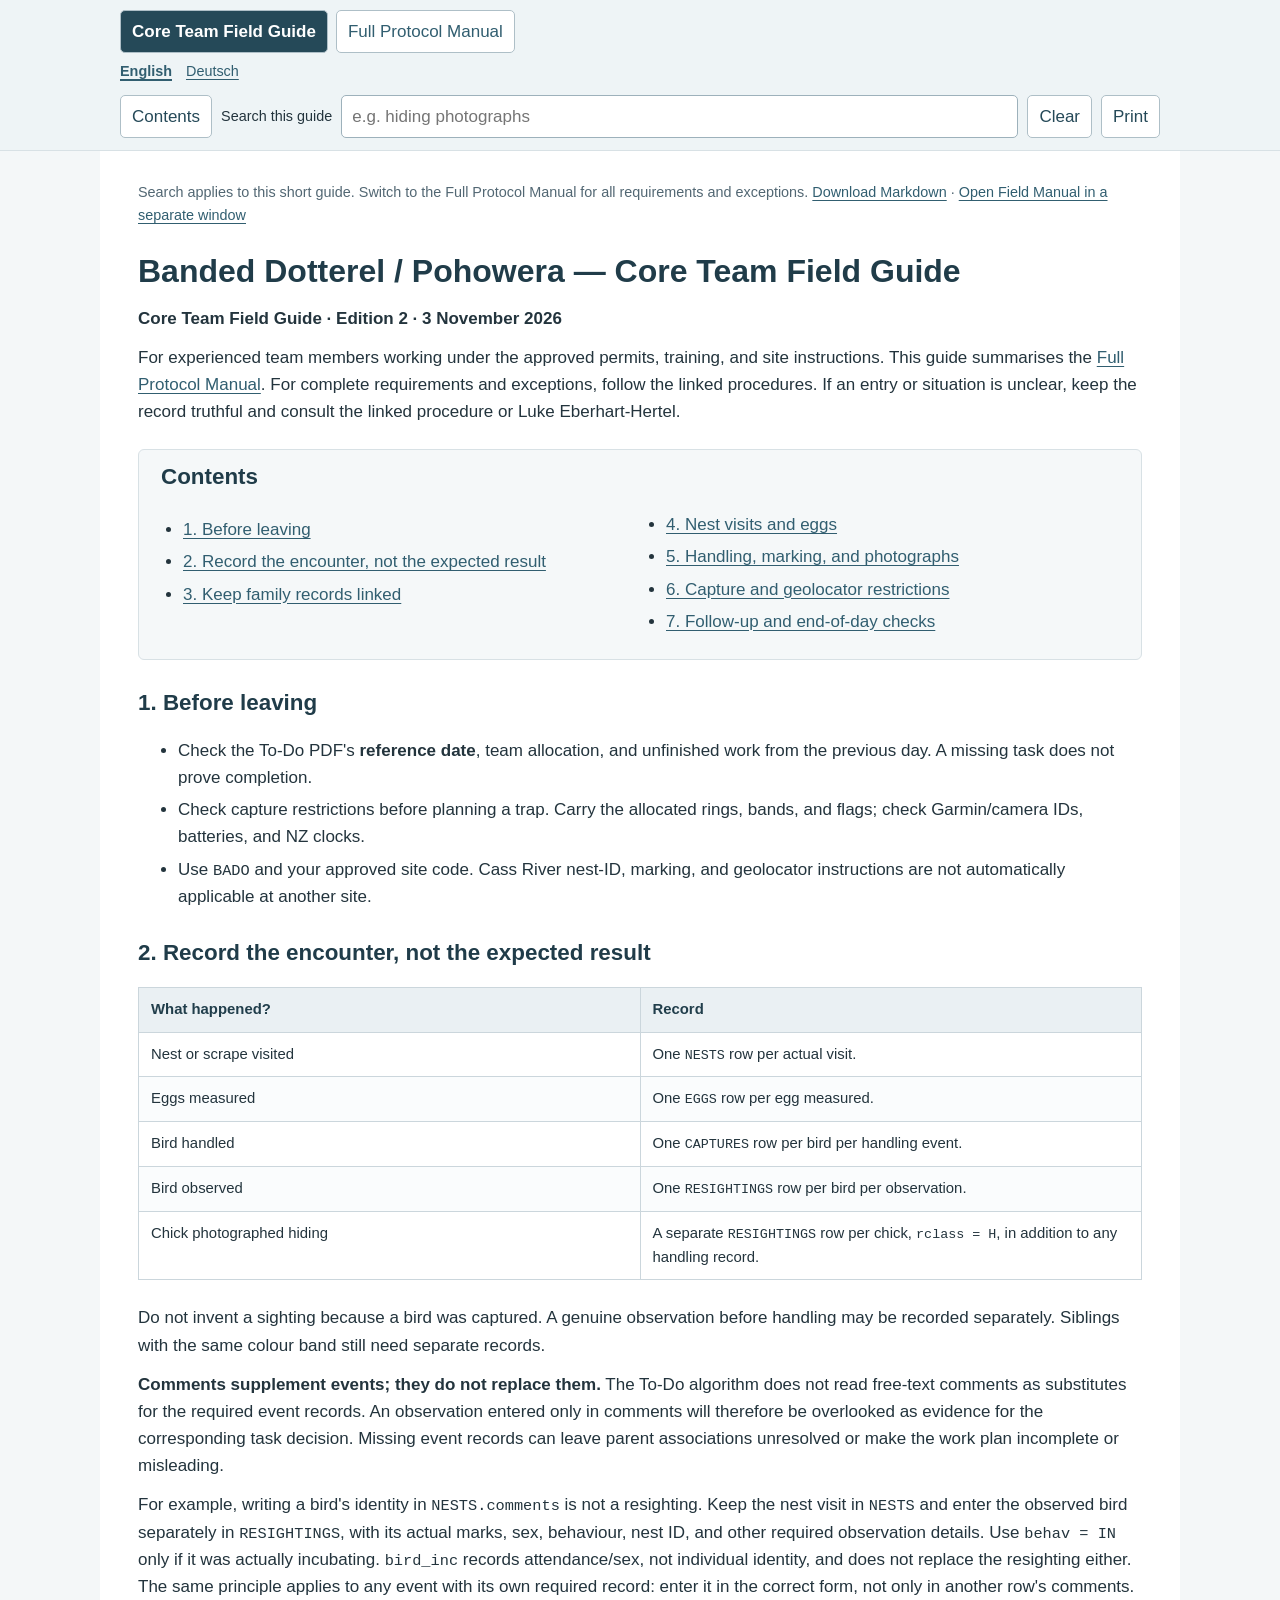
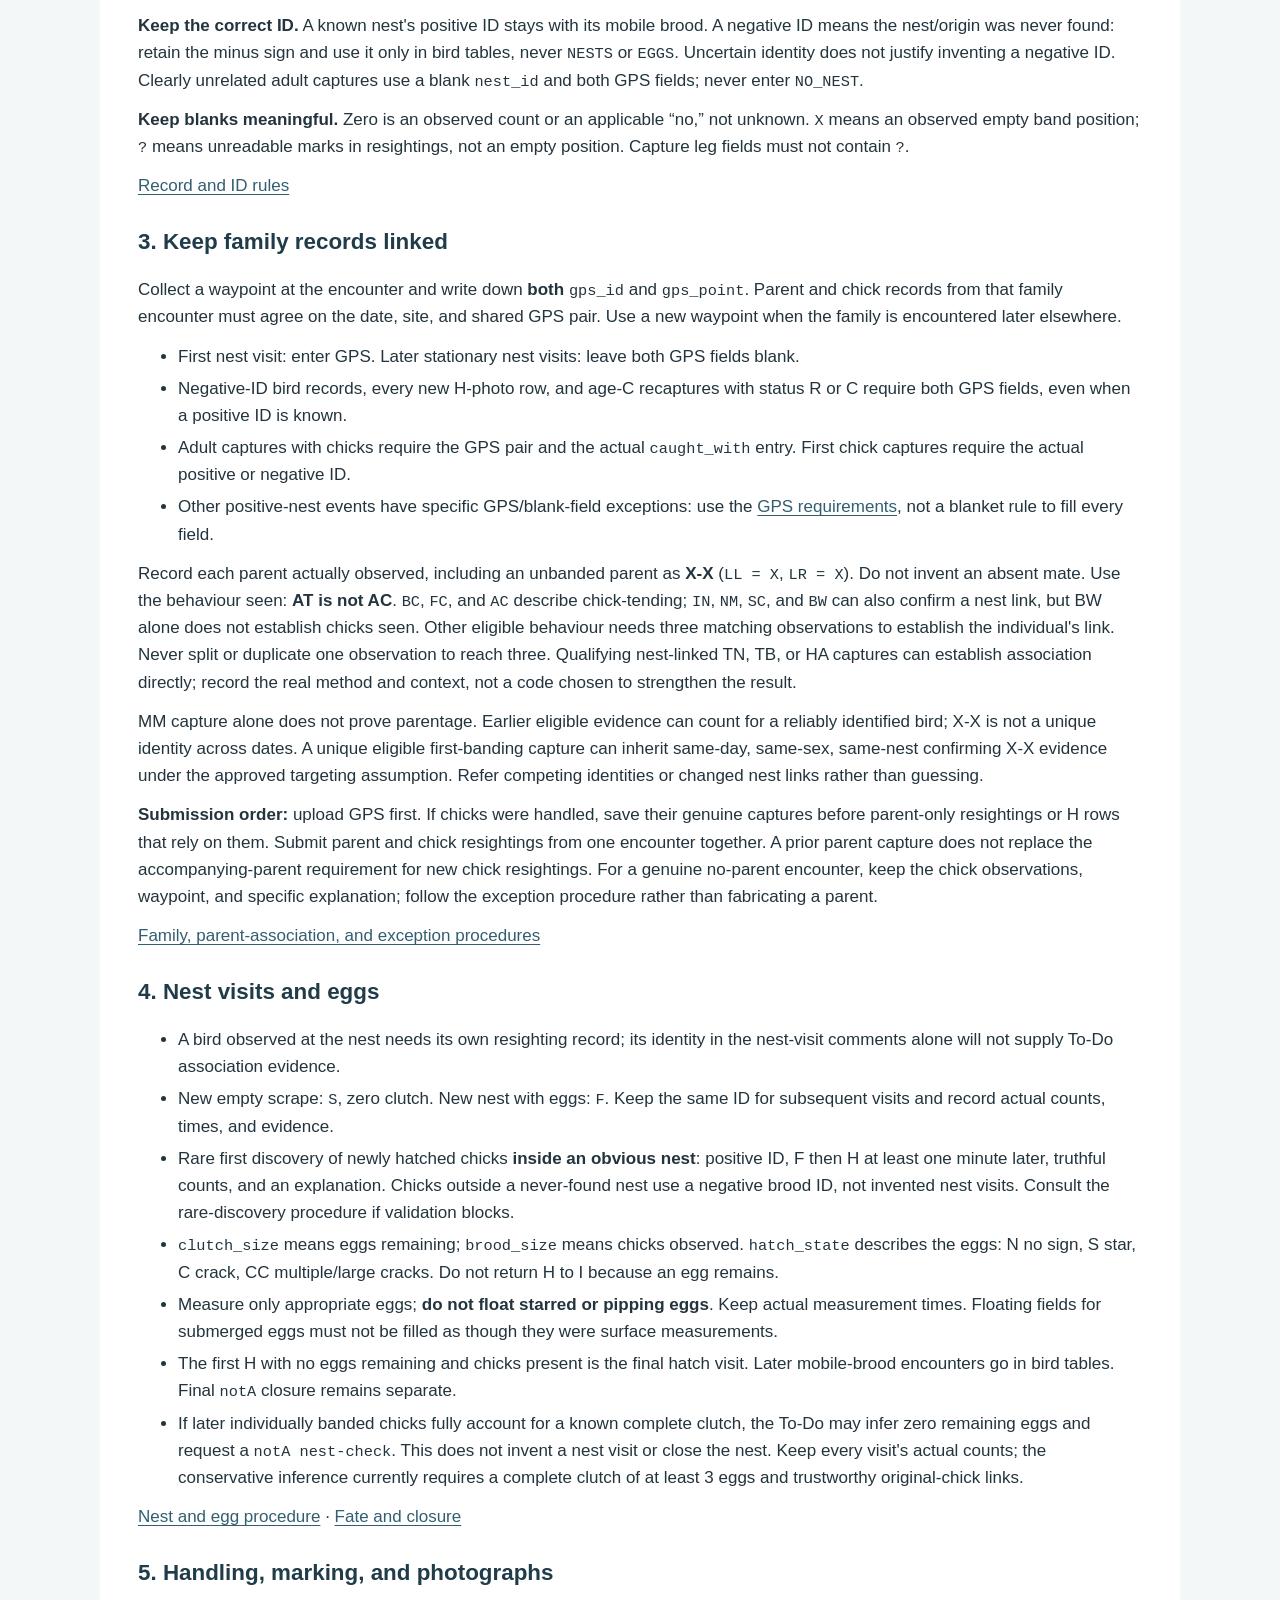
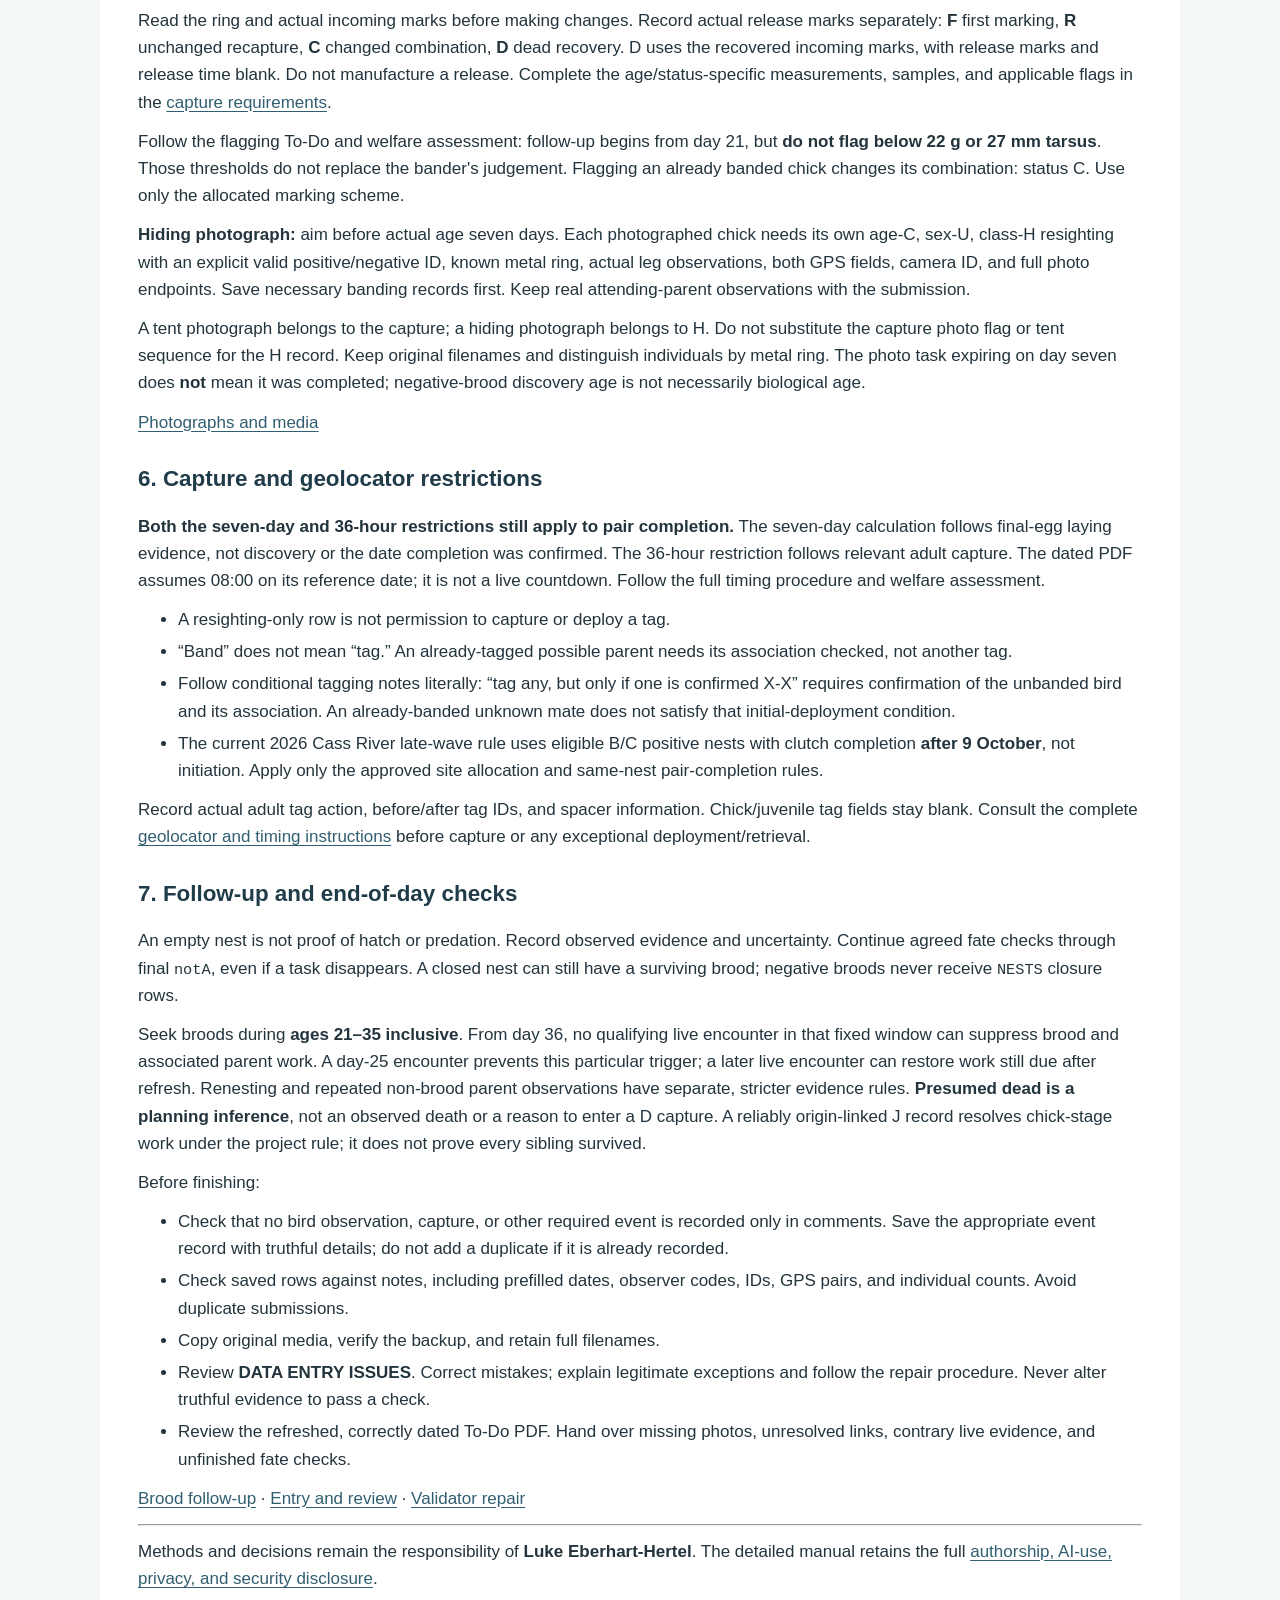
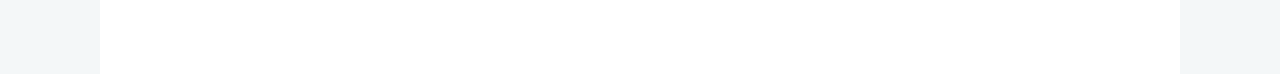
<file: main/www/field-manual/core-guide.html>
<!doctype html>
<html lang="en-NZ"><head><meta charset="utf-8"><meta name="viewport" content="width=device-width, initial-scale=1"><meta name="manual-source-md5" content="9defd4aa587832c9447b862e39ef16aa"><meta name="manual-reference-md5" content="9defd4aa587832c9447b862e39ef16aa"><title>BADO Field Manual 2026 — Core Team Field Guide</title><style>/* Scoped by the reader iframe; does not change dashboard styling. */
:root { color-scheme: light; --ink: #23343d; --accent: #315e70; --line: #d8e1e5; }
* { box-sizing: border-box; }
html { scroll-padding-top: calc(var(--reader-tools-height, 180px) + 12px); }
body { margin: 0; background: #f4f7f8; color: var(--ink); font: 17px/1.6 Calibri, Arial, sans-serif; }
main { max-width: 1080px; margin: 0 auto; padding: 18px 38px 70px; background: #fff; }
h1, h2, h3, summary { font-family: Arial, sans-serif; color: #203c49; line-height: 1.35; }
h1 { font-size: 2rem; margin: 22px 0 12px; }
h2 { font-size: 1.4rem; margin-top: 28px; }
h3 { font-size: 1.1rem; margin-top: 26px; }
p, ul, ol { margin: 12px 0; }
li { margin: 5px 0; }
a { color: var(--accent); text-underline-offset: 3px; }
a:hover { color: #193f50; }
button, input { font: inherit; }
button, .contents-button { border: 1px solid #aebfc7; border-radius: 5px; background: #fff; color: #254958; padding: 7px 11px; cursor: pointer; }
button:hover, .contents-button:hover { background: #eaf1f4; }
button:focus-visible, input:focus-visible, a:focus-visible, summary:focus-visible, .table-scroll:focus-visible { outline: 3px solid #367a98; outline-offset: 3px; }
.reader-tools { position: sticky; top: 0; z-index: 5; border-bottom: 1px solid var(--line); background: #eef4f6; }
.reader-switch { max-width: 1080px; margin: auto; padding: 10px 20px 0; display: flex; flex-wrap: wrap; gap: 8px; }
.reader-switch a { border: 1px solid #aebfc7; border-radius: 5px; padding: 7px 11px; background: white; text-decoration: none; }
.reader-switch a[aria-current="page"] { background: #254958; color: white; font-weight: bold; }
.language-switch { max-width: 1080px; margin: auto; padding: 7px 20px 0; display: flex; flex-wrap: wrap; gap: 14px; font-size: .9rem; }
.language-switch a[aria-current="page"] { font-weight: bold; text-decoration-thickness: 2px; }
.translation-note { border-left: 4px solid #78949f; background: #f5f8f9; padding: 9px 13px; font-size: .9rem; }
.reader-tools-inner { max-width: 1080px; margin: auto; padding: 12px 20px; display: flex; flex-wrap: wrap; align-items: center; gap: 9px; }
.contents-button { text-decoration: none; }
.reader-tools label { font-size: .9rem; }
#manual-search { flex: 1; min-width: 180px; width: 240px; border: 1px solid #9db1bb; padding: 7px 10px; border-radius: 5px; background: #fff; }
.reader-hint { font-size: .9rem; color: #526773; }
#manual-search-status:empty { display: none; }
#manual-search-results { border: 1px solid var(--line); border-left: 4px solid var(--accent); border-radius: 5px; padding: 12px 18px; margin: 16px 0; max-height: 350px; overflow-y: auto; }
#manual-search-results ol { padding-left: 24px; }
#manual-search-results li { padding: 5px 0; }
.result-context { display: block; font-size: .85rem; color: #526773; }
mark { background: #fff0ab; color: inherit; padding: 0 1px; }
#manual-contents { background: #f5f8f9; border: 1px solid var(--line); border-radius: 6px; padding: 12px 22px; margin: 24px 0; }
#manual-contents h2 { margin-top: 0; }
#manual-contents ul { columns: 2; column-gap: 30px; padding-left: 22px; }
#manual-contents li { break-inside: avoid; }
details { border-top: 1px solid var(--line); padding: 14px 0; }
details details { margin: 10px 0 0 14px; }
summary { cursor: pointer; font-size: 1.1rem; padding: 4px 0; }
summary:hover { color: #176281; }
article > details[open] > h2 { font-size: 1.2rem; margin-top: 16px; }
.table-scroll { overflow-x: auto; margin: 18px 0 24px; }
table { border-collapse: collapse; table-layout: fixed; width: 100%; font-size: .93rem; }
td, th { border: 1px solid #cbd6dc; padding: 10px 12px; text-align: left; vertical-align: top; overflow-wrap: anywhere; }
th { background: #eaf0f3; color: #213e4b; }
tr:nth-child(even) td { background: #fafcfd; }
code { font: .9em ui-monospace, SFMono-Regular, Consolas, monospace; overflow-wrap: anywhere; }
pre { white-space: pre-wrap; padding: 16px; background: #f4f7f8; border: 1px solid var(--line); font-size: .9rem; }
pre code { overflow-wrap: anywhere; }
.skip-link { position: absolute; left: 12px; top: -100px; z-index: 10; padding: 10px; background: #fff; }
.skip-link:focus { top: 8px; }
[hidden] { display: none !important; }
@media (max-width: 620px) {
  main { padding: 14px 16px 50px; }
  body { font-size: 16px; }
  .reader-tools-inner { padding: 10px 12px; gap: 7px; }
  .reader-switch { padding: 10px 12px 0; font-size: .9rem; }
  .language-switch { padding: 7px 12px 0; }
  .reader-tools label { position: absolute; width: 1px; height: 1px; overflow: hidden; clip-path: inset(50%); }
  #manual-search { min-width: 120px; width: 140px; }
  button, .contents-button { font-size: .9rem; }
  #manual-contents ul { columns: 1; }
  table { min-width: 550px; font-size: .9rem; }
  table[data-columns="2"] { min-width: 0; }
  td, th { padding: 8px; }
}
@page { size: A4; margin: 18mm; }
@media print {
  body, main { background: #fff; padding: 0; margin: 0; max-width: none; font-size: 11pt; }
  .reader-tools, .reader-hint, #manual-search-status, #manual-search-results, .skip-link { display: none !important; }
  h2, h3, summary { break-after: avoid; }
  tr { break-inside: avoid; }
  .table-scroll { overflow: visible; }
  table { min-width: 0; font-size: 9pt; }
  a { color: inherit; }
  mark { background: none; }
}</style></head><body><a class="skip-link" href="#manual-content">Skip to manual</a><header class="reader-tools" aria-label="Manual controls"><nav class="reader-switch" aria-label="Choose a manual"><a href="core-guide.html" aria-current="page">Core Team Field Guide</a><a href="index.html">Full Protocol Manual</a></nav><nav class="language-switch" aria-label="Language"><a data-language-link href="core-guide.html" lang="en" hreflang="en-NZ" aria-current="page">English</a><a data-language-link href="core-guide-de.html" lang="de" hreflang="de">Deutsch</a></nav><div class="reader-tools-inner"><a class="contents-button" href="#manual-contents">Contents</a><label for="manual-search">Search this guide</label><input id="manual-search" type="search" placeholder="e.g. hiding photographs" aria-controls="manual-search-results" aria-describedby="manual-search-help" autocomplete="off"><button id="manual-clear" type="button">Clear</button><button id="manual-print" type="button">Print</button></div></header><main><p id="manual-search-help" class="reader-hint">Search applies to this short guide. Switch to the Full Protocol Manual for all requirements and exceptions. <a href="core-guide.md" download>Download Markdown</a> · <a href="core-guide.html" target="_blank" rel="noopener">Open Field Manual in a separate window</a></p><p id="manual-search-status" role="status" aria-live="polite"></p><section id="manual-search-results" aria-label="Search results" hidden></section><noscript><p>Search and print controls need JavaScript. Both manuals remain readable; use your browser to print, and open any collapsed section using its heading.</p></noscript><article id="manual-content" tabindex="-1"><h1>Banded Dotterel / Pohowera — Core Team Field Guide</h1>
<p><strong>Core Team Field Guide · Edition 2 · 3 November 2026</strong></p>
<p>For experienced team members working under the approved permits, training, and
site instructions. This guide summarises the <a href="index.html">Full Protocol Manual</a>.
For complete requirements and exceptions, follow the linked procedures. If an
entry or situation is unclear, keep the
record truthful and consult the linked procedure or Luke Eberhart-Hertel.</p>
<nav id="manual-contents" aria-label="Manual contents"><h2>Contents</h2>
<ul>
<li><a href="#core-section-1">1. Before leaving</a></li>
<li><a href="#core-section-2">2. Record the encounter, not the expected result</a></li>
<li><a href="#core-section-3">3. Keep family records linked</a></li>
<li><a href="#core-section-4">4. Nest visits and eggs</a></li>
<li><a href="#core-section-5">5. Handling, marking, and photographs</a></li>
<li><a href="#core-section-6">6. Capture and geolocator restrictions</a></li>
<li><a href="#core-section-7">7. Follow-up and end-of-day checks</a></li>
</ul></nav>
<a id="core-section-1"></a>
<h2>1. Before leaving</h2>
<ul>
<li>Check the To-Do PDF's <strong>reference date</strong>, team allocation, and unfinished work
from the previous day. A missing task does not prove completion.</li>
<li>Check capture restrictions before planning a trap. Carry the allocated
rings, bands, and flags; check Garmin/camera IDs, batteries, and NZ clocks.</li>
<li>Use <code>BADO</code> and your approved site code. Cass River nest-ID, marking, and
geolocator instructions are not automatically applicable at another site.</li>
</ul>
<a id="core-section-2"></a>
<h2>2. Record the encounter, not the expected result</h2>
<div class="table-scroll" tabindex="0" role="region" aria-label="Supporting table; scroll sideways if needed"><table>
<thead>
<tr>
<th>What happened?</th>
<th>Record</th>
</tr>
</thead>
<tbody>
<tr>
<td>Nest or scrape visited</td>
<td>One <code>NESTS</code> row per actual visit.</td>
</tr>
<tr>
<td>Eggs measured</td>
<td>One <code>EGGS</code> row per egg measured.</td>
</tr>
<tr>
<td>Bird handled</td>
<td>One <code>CAPTURES</code> row per bird per handling event.</td>
</tr>
<tr>
<td>Bird observed</td>
<td>One <code>RESIGHTINGS</code> row per bird per observation.</td>
</tr>
<tr>
<td>Chick photographed hiding</td>
<td>A separate <code>RESIGHTINGS</code> row per chick, <code>rclass = H</code>, in addition to any handling record.</td>
</tr>
</tbody>
</table></div>
<p>Do not invent a sighting because a bird was captured. A genuine observation
before handling may be recorded separately. Siblings with the same colour band
still need separate records.</p>
<p><strong>Comments supplement events; they do not replace them.</strong> The To-Do algorithm
does not read free-text comments as substitutes for the required event records.
An observation entered only in comments will therefore be overlooked as evidence
for the corresponding task decision. Missing event records can leave parent
associations unresolved or make the work plan incomplete or misleading.</p>
<p>For example, writing a bird's identity in <code>NESTS.comments</code> is not a resighting.
Keep the nest visit in <code>NESTS</code> and enter the observed bird separately in
<code>RESIGHTINGS</code>, with its actual marks, sex, behaviour, nest ID, and other required
observation details. Use <code>behav = IN</code> only if it was actually incubating.
<code>bird_inc</code> records attendance/sex, not individual identity, and does not replace
the resighting either. The same principle applies to any event with its own
required record: enter it in the correct form, not only in another row's comments.</p>
<p><strong>Keep the correct ID.</strong> A known nest's positive ID stays with its mobile brood.
A negative ID means the nest/origin was never found: retain the minus sign and
use it only in bird tables, never <code>NESTS</code> or <code>EGGS</code>. Uncertain identity does not
justify inventing a negative ID. Clearly unrelated adult captures use a blank
<code>nest_id</code> and both GPS fields; never enter <code>NO_NEST</code>.</p>
<p><strong>Keep blanks meaningful.</strong> Zero is an observed count or an applicable “no,” not
unknown. <code>X</code> means an observed empty band position; <code>?</code> means unreadable marks
in resightings, not an empty position. Capture leg fields must not contain <code>?</code>.</p>
<p><a href="index.html#section-2">Record and ID rules</a></p>
<a id="core-section-3"></a>
<h2>3. Keep family records linked</h2>
<p>Collect a waypoint at the encounter and write down <strong>both</strong> <code>gps_id</code> and
<code>gps_point</code>. Parent and chick records from that family encounter must agree on
the date, site, and shared GPS pair. Use a new waypoint when the family is
encountered later elsewhere.</p>
<ul>
<li>First nest visit: enter GPS. Later stationary nest visits: leave both GPS
fields blank.</li>
<li>Negative-ID bird records, every new H-photo row, and age-C recaptures with
status R or C require both GPS fields, even when a positive ID is known.</li>
<li>Adult captures with chicks require the GPS pair and the actual <code>caught_with</code>
entry. First chick captures require the actual positive or negative ID.</li>
<li>Other positive-nest events have specific GPS/blank-field exceptions: use the
<a href="index.html#section-3">GPS requirements</a>, not a blanket rule to fill every field.</li>
</ul>
<p>Record each parent actually observed, including an unbanded parent as <strong>X-X</strong>
(<code>LL = X</code>, <code>LR = X</code>). Do not invent an absent mate. Use the behaviour seen:
<strong>AT is not AC</strong>. <code>BC</code>, <code>FC</code>, and <code>AC</code> describe chick-tending; <code>IN</code>, <code>NM</code>, <code>SC</code>,
and <code>BW</code> can also confirm a nest link, but BW alone does not establish chicks seen.
Other eligible behaviour needs three matching observations to establish the
individual's link. Never split or duplicate one observation to reach three.
Qualifying nest-linked TN, TB, or HA captures can establish association directly;
record the real method and context, not a code chosen to strengthen the result.</p>
<p>MM capture alone does not prove parentage. Earlier eligible evidence can count
for a reliably identified bird; X-X is not a unique identity across dates.
A unique eligible first-banding capture can inherit same-day, same-sex,
same-nest confirming X-X evidence under the approved targeting assumption.
Refer competing identities or changed nest links rather than guessing.</p>
<p><strong>Submission order:</strong> upload GPS first. If chicks were handled, save their
genuine captures before parent-only resightings or H rows that rely on them.
Submit parent and chick resightings from one encounter together. A prior parent
capture does not replace the accompanying-parent requirement for new chick
resightings. For a genuine no-parent encounter, keep the chick observations,
waypoint, and specific explanation; follow the exception procedure rather than
fabricating a parent.</p>
<p><a href="index.html#section-5">Family, parent-association, and exception procedures</a></p>
<a id="core-section-4"></a>
<h2>4. Nest visits and eggs</h2>
<ul>
<li>A bird observed at the nest needs its own resighting record; its identity
in the nest-visit comments alone will not supply To-Do association evidence.</li>
<li>New empty scrape: <code>S</code>, zero clutch. New nest with eggs: <code>F</code>. Keep the same ID
for subsequent visits and record actual counts, times, and evidence.</li>
<li>Rare first discovery of newly hatched chicks <strong>inside an obvious nest</strong>:
positive ID, F then H at least one minute later, truthful counts, and an
explanation. Chicks outside a never-found nest use a negative brood ID, not
invented nest visits. Consult the rare-discovery procedure if validation blocks.</li>
<li><code>clutch_size</code> means eggs remaining; <code>brood_size</code> means chicks observed.
<code>hatch_state</code> describes the eggs: N no sign, S star, C crack, CC multiple/large
cracks. Do not return H to I because an egg remains.</li>
<li>Measure only appropriate eggs; <strong>do not float starred or pipping eggs</strong>.
Keep actual measurement times. Floating fields for submerged eggs must not
be filled as though they were surface measurements.</li>
<li>The first H with no eggs remaining and chicks present is the final hatch
visit. Later mobile-brood encounters go in bird tables. Final <code>notA</code> closure
remains separate.</li>
<li>If later individually banded chicks fully account for a known complete
clutch, the To-Do may infer zero remaining eggs and request a <code>notA nest-check</code>.
This does not invent a nest visit or close the nest. Keep every visit's
actual counts; the conservative inference currently requires a complete
clutch of at least 3 eggs and trustworthy original-chick links.</li>
</ul>
<p><a href="index.html#section-4">Nest and egg procedure</a> ·
<a href="index.html#section-9">Fate and closure</a></p>
<a id="core-section-5"></a>
<h2>5. Handling, marking, and photographs</h2>
<p>Read the ring and actual incoming marks before making changes. Record actual
release marks separately: <strong>F</strong> first marking, <strong>R</strong> unchanged recapture,
<strong>C</strong> changed combination, <strong>D</strong> dead recovery. D uses the recovered incoming
marks, with release marks and release time blank. Do not manufacture a release.
Complete the age/status-specific measurements, samples, and applicable flags
in the <a href="index.html#section-6">capture requirements</a>.</p>
<p>Follow the flagging To-Do and welfare assessment: follow-up begins from day 21,
but <strong>do not flag below 22 g or 27 mm tarsus</strong>. Those thresholds do not replace
the bander's judgement. Flagging an already banded chick changes its combination:
status C. Use only the allocated marking scheme.</p>
<p><strong>Hiding photograph:</strong> aim before actual age seven days. Each photographed
chick needs its own age-C, sex-U, class-H resighting with an explicit valid
positive/negative ID, known metal ring, actual leg observations, both GPS fields,
camera ID, and full photo endpoints. Save necessary banding records first.
Keep real attending-parent observations with the submission.</p>
<p>A tent photograph belongs to the capture; a hiding photograph belongs to H.
Do not substitute the capture photo flag or tent sequence for the H record.
Keep original filenames and distinguish individuals by metal ring. The photo
task expiring on day seven does <strong>not</strong> mean it was completed; negative-brood
discovery age is not necessarily biological age.</p>
<p><a href="index.html#section-7">Photographs and media</a></p>
<a id="core-section-6"></a>
<h2>6. Capture and geolocator restrictions</h2>
<p><strong>Both the seven-day and 36-hour restrictions still apply to pair completion.</strong>
The seven-day calculation follows final-egg laying evidence, not discovery or
the date completion was confirmed. The 36-hour restriction follows relevant
adult capture. The dated PDF assumes 08:00 on its reference date; it is not a
live countdown. Follow the full timing procedure and welfare assessment.</p>
<ul>
<li>A resighting-only row is not permission to capture or deploy a tag.</li>
<li>“Band” does not mean “tag.” An already-tagged possible parent needs its
association checked, not another tag.</li>
<li>Follow conditional tagging notes literally: “tag any, but only if one is
confirmed X-X” requires confirmation of the unbanded bird and its association.
An already-banded unknown mate does not satisfy that initial-deployment condition.</li>
<li>The current 2026 Cass River late-wave rule uses eligible B/C positive nests
with clutch completion <strong>after 9 October</strong>, not initiation. Apply only the
approved site allocation and same-nest pair-completion rules.</li>
</ul>
<p>Record actual adult tag action, before/after tag IDs, and spacer information.
Chick/juvenile tag fields stay blank. Consult the complete
<a href="index.html#section-8">geolocator and timing instructions</a>
before capture or any exceptional deployment/retrieval.</p>
<a id="core-section-7"></a>
<h2>7. Follow-up and end-of-day checks</h2>
<p>An empty nest is not proof of hatch or predation. Record observed evidence and
uncertainty. Continue agreed fate checks through final <code>notA</code>, even if a task
disappears. A closed nest can still have a surviving brood; negative broods
never receive <code>NESTS</code> closure rows.</p>
<p>Seek broods during <strong>ages 21–35 inclusive</strong>. From day 36, no qualifying live
encounter in that fixed window can suppress brood and associated parent work.
A day-25 encounter prevents this particular trigger; a later live encounter
can restore work still due after refresh. Renesting and repeated non-brood
parent observations have separate, stricter evidence rules. <strong>Presumed dead is
a planning inference</strong>, not an observed death or a reason to enter a D capture.
A reliably origin-linked J record resolves chick-stage work under the project
rule; it does not prove every sibling survived.</p>
<p>Before finishing:</p>
<ul>
<li>Check that no bird observation, capture, or other required event is recorded
only in comments. Save the appropriate event record with truthful details;
do not add a duplicate if it is already recorded.</li>
<li>Check saved rows against notes, including prefilled dates, observer codes,
IDs, GPS pairs, and individual counts. Avoid duplicate submissions.</li>
<li>Copy original media, verify the backup, and retain full filenames.</li>
<li>Review <strong>DATA ENTRY ISSUES</strong>. Correct mistakes; explain legitimate exceptions
and follow the repair procedure. Never alter truthful evidence to pass a check.</li>
<li>Review the refreshed, correctly dated To-Do PDF. Hand over missing photos,
unresolved links, contrary live evidence, and unfinished fate checks.</li>
</ul>
<p><a href="index.html#section-9">Brood follow-up</a> ·
<a href="index.html#section-10">Entry and review</a> ·
<a href="index.html#section-12">Validator repair</a></p>
<hr />
<p>Methods and decisions remain the responsibility of <strong>Luke Eberhart-Hertel</strong>.
The detailed manual retains the full
<a href="index.html#authorship">authorship, AI-use, privacy, and security disclosure</a>.</p>
</article></main><script>(function() {
  "use strict";

  var article = document.getElementById("manual-content");
  var input = document.getElementById("manual-search");
  var results = document.getElementById("manual-search-results");
  var status = document.getElementById("manual-search-status");
  var sections = Array.from(article.querySelectorAll("details"));
  var timer;
  var german = document.documentElement.lang === "de";

  // Carry stable section IDs across languages, not generated search-passage IDs.
  var languageLinks = Array.from(document.querySelectorAll("[data-language-link]"));
  languageLinks.forEach(function(link) { link.dataset.languagePage = link.getAttribute("href"); });
  function updateLanguageLinks() {
    var id = fragmentId(location.hash);
    var hash = /^(?:section-[0-9]+|core-section-[0-9]+|appendix-[ab]|authorship)$/.test(id) ? "#" + id : "";
    languageLinks.forEach(function(link) { link.setAttribute("href", link.dataset.languagePage + hash); });
  }

  // Wrapped mobile controls must not cover a contents/search destination.
  if (typeof ResizeObserver !== "undefined") {
    new ResizeObserver(function(entries) {
      document.documentElement.style.setProperty("--reader-tools-height", entries[0].target.offsetHeight + "px");
    }).observe(document.querySelector(".reader-tools"));
  }

  function fragmentId(hash) {
    try { return decodeURIComponent(hash.slice(1)); }
    catch (error) { return ""; }
  }

  article.querySelectorAll("table").forEach(function(table) {
    table.dataset.columns = table.rows[0].cells.length;
  });

  function reveal(target, focus) {
    if (!target) return;
    var node = target;
    while (node && node !== article) {
      if (node.tagName === "DETAILS") node.open = true;
      node = node.parentElement;
    }
    if (target.nextElementSibling && target.nextElementSibling.tagName === "DETAILS") {
      target.nextElementSibling.open = true;
      target = target.nextElementSibling.querySelector("summary");
    }
    target.scrollIntoView({block: "start"});
    if (focus) {
      if (!target.hasAttribute("tabindex")) target.setAttribute("tabindex", "-1");
      target.focus({preventScroll: true});
    }
  }

  document.addEventListener("click", function(event) {
    var link = event.target.closest("a[href^='#']");
    if (!link) return;
    var target = document.getElementById(fragmentId(link.hash));
    if (!target) return;
    event.preventDefault();
    history.replaceState(null, "", link.hash);
    updateLanguageLinks();
    reveal(target, true);
  });
  window.addEventListener("hashchange", function() {
    updateLanguageLinks();
    reveal(document.getElementById(fragmentId(location.hash)), false);
  });
  if (location.hash) reveal(document.getElementById(fragmentId(location.hash)), false);
  updateLanguageLinks();

  var expand = document.getElementById("manual-expand");
  var collapse = document.getElementById("manual-collapse");
  if (expand) expand.onclick = function() { sections.forEach(function(section) { section.open = true; }); };
  if (collapse) collapse.onclick = function() { sections.forEach(function(section) { section.open = false; }); };
  document.getElementById("manual-print").onclick = function() { window.print(); };

  function normal(text) { return text.replace(/\s+/g, " ").trim().toLowerCase(); }
  // Index passages, not duplicate container text. No server request or analytics.
  var passages = Array.from(article.querySelectorAll("h1,h2,h3,summary,p,li,tr,pre"))
    .filter(function(node) {
      return !node.closest("#manual-contents") &&
        !(node.tagName === "P" && node.closest("li,td,th")) &&
        !(node.tagName === "LI" && node.querySelector("li"));
    }).map(function(node, index) {
      var text = node.textContent.replace(/\s+/g, " ").trim();
      if (!node.id) node.id = "manual-passage-" + index;
      var parent = node.closest("details");
      var heading = node;
      while (heading.parentElement && heading.parentElement !== article) heading = heading.parentElement;
      while (heading && heading.tagName !== "H2") heading = heading.previousElementSibling;
      var context = parent ? parent.querySelector("summary").textContent.trim() :
        heading ? heading.textContent.trim() : german ? "Einleitung und Urheberschaft" : "Introduction and authorship";
      return {node: node, text: text, lower: normal(text), context: context};
    });

  function removeHighlights() {
    article.querySelectorAll("mark[data-search]").forEach(function(mark) {
      var parent = mark.parentNode;
      mark.replaceWith(document.createTextNode(mark.textContent));
      parent.normalize();
    });
  }

  function highlight(node, terms) {
    var walker = document.createTreeWalker(node, NodeFilter.SHOW_TEXT);
    var texts = [];
    while (walker.nextNode()) texts.push(walker.currentNode);
    texts.forEach(function(text) {
      var value = text.nodeValue;
      var lower = value.toLowerCase();
      var fragment = document.createDocumentFragment();
      var offset = 0;
      while (offset < value.length) {
        var start = -1;
        var length = 0;
        terms.forEach(function(term) {
          var found = lower.indexOf(term, offset);
          if (found !== -1 && (start === -1 || found < start)) {
            start = found;
            length = term.length;
          }
        });
        if (start === -1) { fragment.append(value.slice(offset)); break; }
        fragment.append(value.slice(offset, start));
        var mark = document.createElement("mark");
        mark.dataset.search = "true";
        mark.textContent = value.slice(start, start + length);
        fragment.append(mark);
        offset = start + length;
      }
      text.replaceWith(fragment);
    });
  }

  function search() {
    clearTimeout(timer);
    removeHighlights();
    results.replaceChildren();
    var query = normal(input.value);
    results.hidden = !query;
    status.textContent = "";
    if (!query) return;
    var terms = Array.from(new Set(query.split(" ")));
    var matches = passages.filter(function(passage) {
      return terms.every(function(term) { return passage.lower.includes(term); });
    });
    status.textContent = matches.length ? matches.length + (german ? " passende Textstellen" : " matching passages") +
      (matches.length > 80 ? (german ? " (die ersten 80 werden angezeigt)." : " (first 80 shown).") : ".") :
      (german ? "Keine passenden Textstellen. Weniger Suchwörter oder einen Feldnamen wie nest_id versuchen." :
        "No matching passages. Try fewer words or a field name such as nest_id.");
    var list = document.createElement("ol");
    matches.slice(0, 80).forEach(function(passage) {
      var item = document.createElement("li");
      var link = document.createElement("a");
      var first = passage.lower.indexOf(terms[0]);
      var start = Math.max(0, first - 55);
      link.href = "#" + passage.node.id;
      link.textContent = (start ? "…" : "") + passage.text.slice(start, start + 200) +
        (passage.text.length > start + 200 ? "…" : "");
      var context = document.createElement("span");
      context.className = "result-context";
      context.textContent = passage.context;
      item.append(link, context);
      list.append(item);
      highlight(passage.node, terms);
    });
    results.append(list);
  }

  input.addEventListener("input", function() { clearTimeout(timer); timer = setTimeout(search, 160); });
  input.addEventListener("keydown", function(event) {
    if (event.key === "Enter") {
      search();
      var first = results.querySelector("a");
      if (first) first.click();
    }
    if (event.key === "Escape") { input.value = ""; search(); }
  });
  document.getElementById("manual-clear").onclick = function() {
    input.value = ""; search(); input.focus();
  };
  var beforePrint = [];
  window.addEventListener("beforeprint", function() {
    beforePrint = sections.map(function(section) { return section.open; });
    sections.forEach(function(section) { section.open = true; });
  });
  window.addEventListener("afterprint", function() {
    sections.forEach(function(section, index) { section.open = beforePrint[index]; });
  });
})();</script></body></html>
</file>
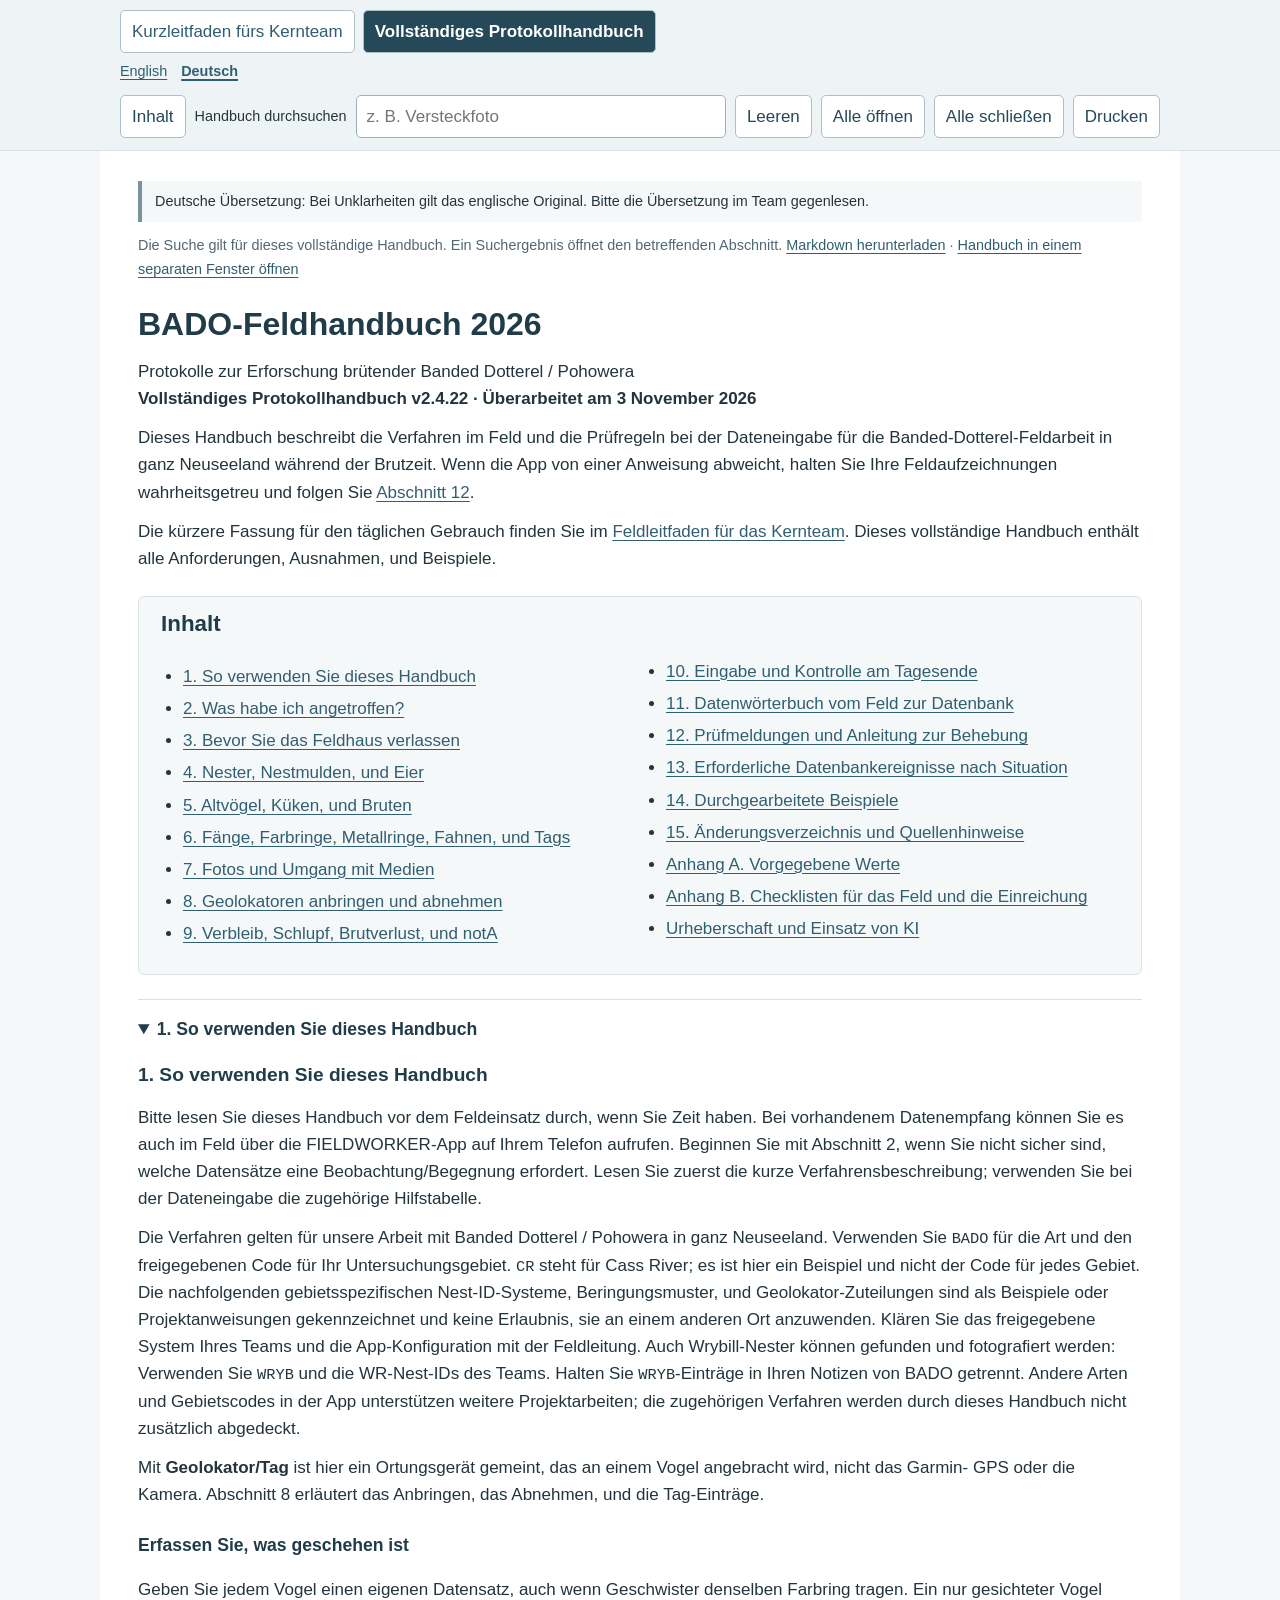
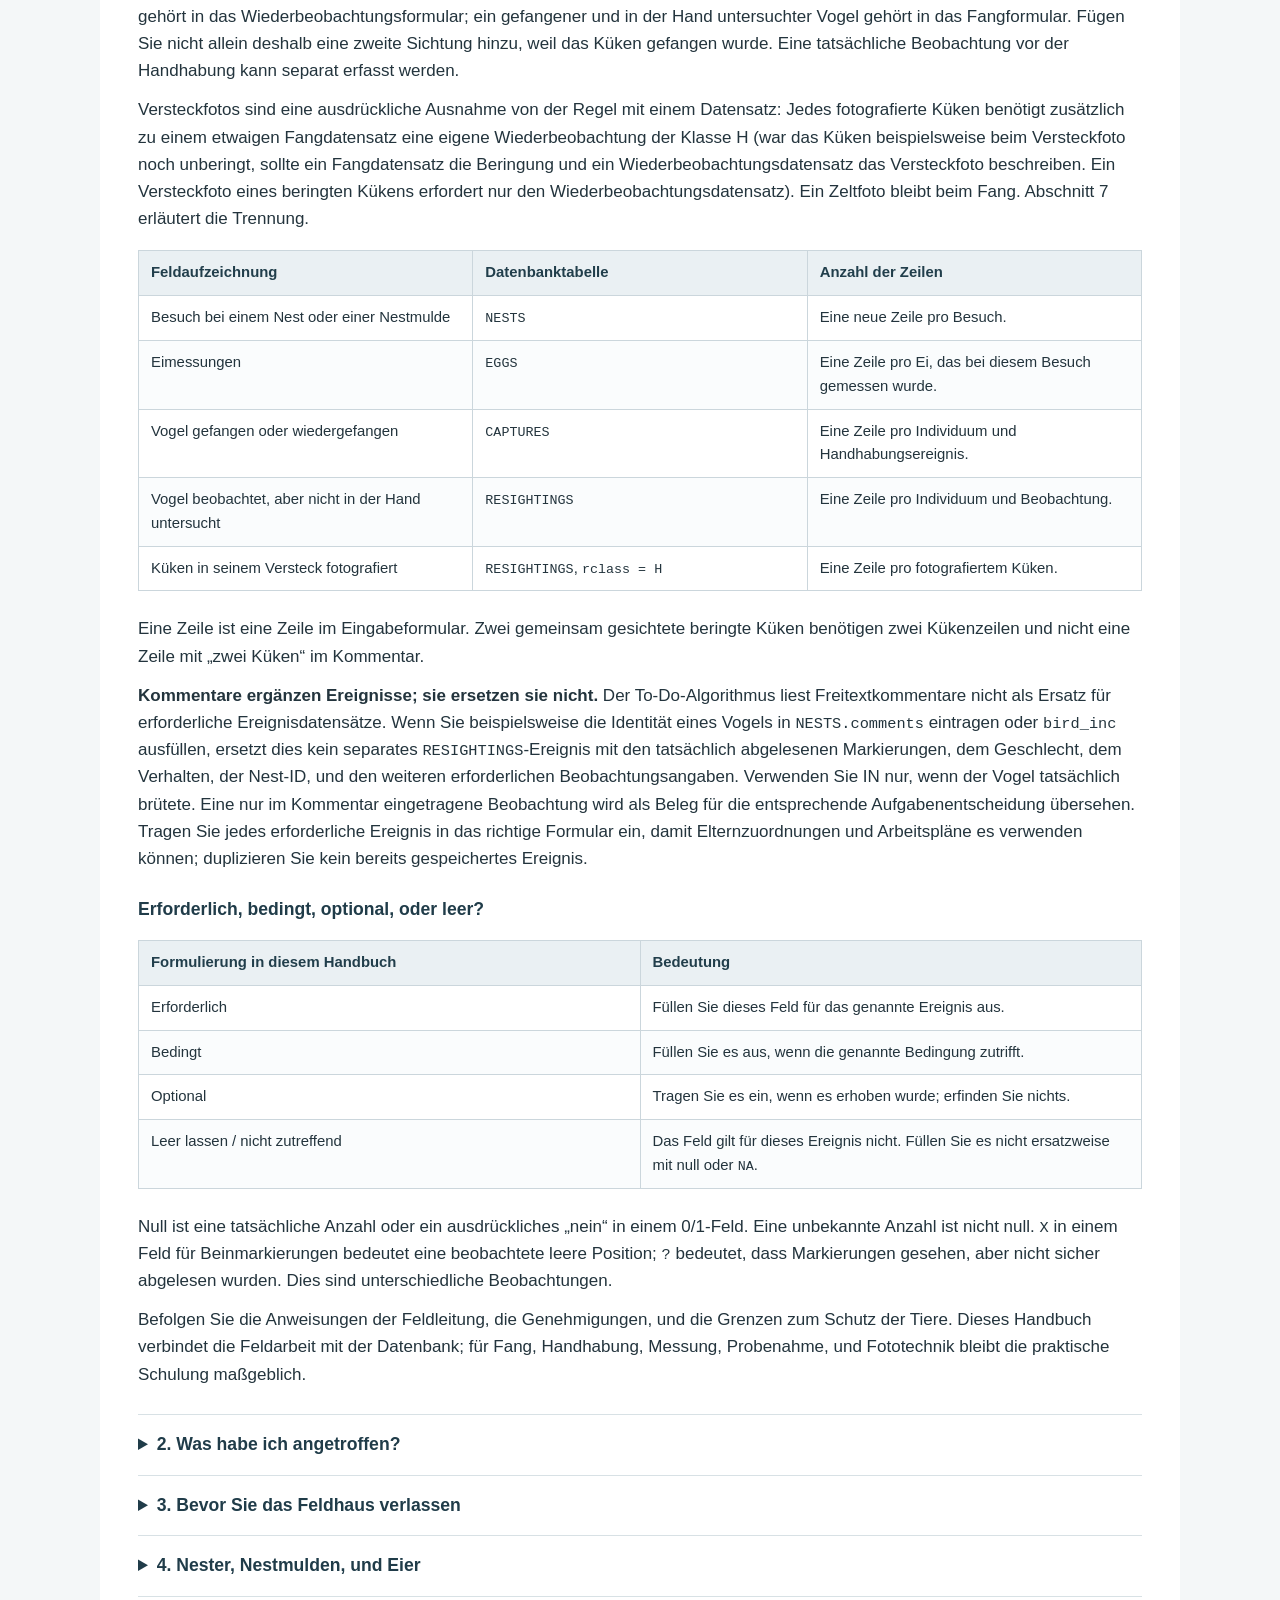
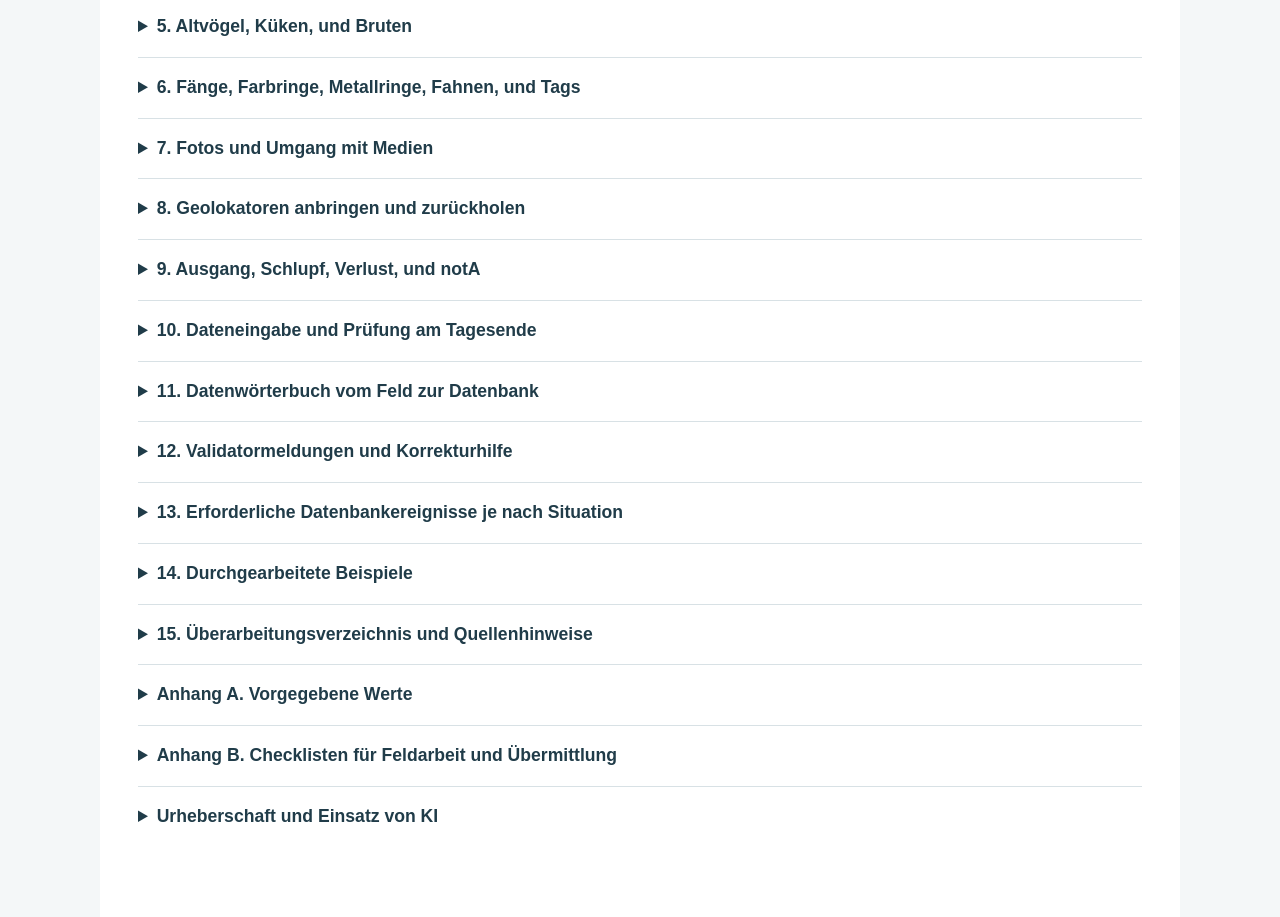
<file: main/www/field-manual/index-de.html>
<!doctype html>
<html lang="de"><head><meta charset="utf-8"><meta name="viewport" content="width=device-width, initial-scale=1"><meta name="manual-source-md5" content="2fc5075aecd3fea509e9e54643a44f43"><meta name="manual-reference-md5" content="0d69b73768755c16ca4a21d07cedc9c1"><title>BADO Field Manual 2026 — Vollständiges Protokollhandbuch</title><style>/* Scoped by the reader iframe; does not change dashboard styling. */
:root { color-scheme: light; --ink: #23343d; --accent: #315e70; --line: #d8e1e5; }
* { box-sizing: border-box; }
html { scroll-padding-top: calc(var(--reader-tools-height, 180px) + 12px); }
body { margin: 0; background: #f4f7f8; color: var(--ink); font: 17px/1.6 Calibri, Arial, sans-serif; }
main { max-width: 1080px; margin: 0 auto; padding: 18px 38px 70px; background: #fff; }
h1, h2, h3, summary { font-family: Arial, sans-serif; color: #203c49; line-height: 1.35; }
h1 { font-size: 2rem; margin: 22px 0 12px; }
h2 { font-size: 1.4rem; margin-top: 28px; }
h3 { font-size: 1.1rem; margin-top: 26px; }
p, ul, ol { margin: 12px 0; }
li { margin: 5px 0; }
a { color: var(--accent); text-underline-offset: 3px; }
a:hover { color: #193f50; }
button, input { font: inherit; }
button, .contents-button { border: 1px solid #aebfc7; border-radius: 5px; background: #fff; color: #254958; padding: 7px 11px; cursor: pointer; }
button:hover, .contents-button:hover { background: #eaf1f4; }
button:focus-visible, input:focus-visible, a:focus-visible, summary:focus-visible, .table-scroll:focus-visible { outline: 3px solid #367a98; outline-offset: 3px; }
.reader-tools { position: sticky; top: 0; z-index: 5; border-bottom: 1px solid var(--line); background: #eef4f6; }
.reader-switch { max-width: 1080px; margin: auto; padding: 10px 20px 0; display: flex; flex-wrap: wrap; gap: 8px; }
.reader-switch a { border: 1px solid #aebfc7; border-radius: 5px; padding: 7px 11px; background: white; text-decoration: none; }
.reader-switch a[aria-current="page"] { background: #254958; color: white; font-weight: bold; }
.language-switch { max-width: 1080px; margin: auto; padding: 7px 20px 0; display: flex; flex-wrap: wrap; gap: 14px; font-size: .9rem; }
.language-switch a[aria-current="page"] { font-weight: bold; text-decoration-thickness: 2px; }
.translation-note { border-left: 4px solid #78949f; background: #f5f8f9; padding: 9px 13px; font-size: .9rem; }
.reader-tools-inner { max-width: 1080px; margin: auto; padding: 12px 20px; display: flex; flex-wrap: wrap; align-items: center; gap: 9px; }
.contents-button { text-decoration: none; }
.reader-tools label { font-size: .9rem; }
#manual-search { flex: 1; min-width: 180px; width: 240px; border: 1px solid #9db1bb; padding: 7px 10px; border-radius: 5px; background: #fff; }
.reader-hint { font-size: .9rem; color: #526773; }
#manual-search-status:empty { display: none; }
#manual-search-results { border: 1px solid var(--line); border-left: 4px solid var(--accent); border-radius: 5px; padding: 12px 18px; margin: 16px 0; max-height: 350px; overflow-y: auto; }
#manual-search-results ol { padding-left: 24px; }
#manual-search-results li { padding: 5px 0; }
.result-context { display: block; font-size: .85rem; color: #526773; }
mark { background: #fff0ab; color: inherit; padding: 0 1px; }
#manual-contents { background: #f5f8f9; border: 1px solid var(--line); border-radius: 6px; padding: 12px 22px; margin: 24px 0; }
#manual-contents h2 { margin-top: 0; }
#manual-contents ul { columns: 2; column-gap: 30px; padding-left: 22px; }
#manual-contents li { break-inside: avoid; }
details { border-top: 1px solid var(--line); padding: 14px 0; }
details details { margin: 10px 0 0 14px; }
summary { cursor: pointer; font-size: 1.1rem; padding: 4px 0; }
summary:hover { color: #176281; }
article > details[open] > h2 { font-size: 1.2rem; margin-top: 16px; }
.table-scroll { overflow-x: auto; margin: 18px 0 24px; }
table { border-collapse: collapse; table-layout: fixed; width: 100%; font-size: .93rem; }
td, th { border: 1px solid #cbd6dc; padding: 10px 12px; text-align: left; vertical-align: top; overflow-wrap: anywhere; }
th { background: #eaf0f3; color: #213e4b; }
tr:nth-child(even) td { background: #fafcfd; }
code { font: .9em ui-monospace, SFMono-Regular, Consolas, monospace; overflow-wrap: anywhere; }
pre { white-space: pre-wrap; padding: 16px; background: #f4f7f8; border: 1px solid var(--line); font-size: .9rem; }
pre code { overflow-wrap: anywhere; }
.skip-link { position: absolute; left: 12px; top: -100px; z-index: 10; padding: 10px; background: #fff; }
.skip-link:focus { top: 8px; }
[hidden] { display: none !important; }
@media (max-width: 620px) {
  main { padding: 14px 16px 50px; }
  body { font-size: 16px; }
  .reader-tools-inner { padding: 10px 12px; gap: 7px; }
  .reader-switch { padding: 10px 12px 0; font-size: .9rem; }
  .language-switch { padding: 7px 12px 0; }
  .reader-tools label { position: absolute; width: 1px; height: 1px; overflow: hidden; clip-path: inset(50%); }
  #manual-search { min-width: 120px; width: 140px; }
  button, .contents-button { font-size: .9rem; }
  #manual-contents ul { columns: 1; }
  table { min-width: 550px; font-size: .9rem; }
  table[data-columns="2"] { min-width: 0; }
  td, th { padding: 8px; }
}
@page { size: A4; margin: 18mm; }
@media print {
  body, main { background: #fff; padding: 0; margin: 0; max-width: none; font-size: 11pt; }
  .reader-tools, .reader-hint, #manual-search-status, #manual-search-results, .skip-link { display: none !important; }
  h2, h3, summary { break-after: avoid; }
  tr { break-inside: avoid; }
  .table-scroll { overflow: visible; }
  table { min-width: 0; font-size: 9pt; }
  a { color: inherit; }
  mark { background: none; }
}</style></head><body><a class="skip-link" href="#manual-content">Zum Handbuch springen</a><header class="reader-tools" aria-label="Handbuchsteuerung"><nav class="reader-switch" aria-label="Handbuch auswählen"><a href="core-guide-de.html">Kurzleitfaden fürs Kernteam</a><a href="index-de.html" aria-current="page">Vollständiges Protokollhandbuch</a></nav><nav class="language-switch" aria-label="Sprache"><a data-language-link href="index.html" lang="en" hreflang="en-NZ">English</a><a data-language-link href="index-de.html" lang="de" hreflang="de" aria-current="page">Deutsch</a></nav><div class="reader-tools-inner"><a class="contents-button" href="#manual-contents">Inhalt</a><label for="manual-search">Handbuch durchsuchen</label><input id="manual-search" type="search" placeholder="z. B. Versteckfoto" aria-controls="manual-search-results" aria-describedby="manual-search-help" autocomplete="off"><button id="manual-clear" type="button">Leeren</button><button id="manual-expand" type="button">Alle öffnen</button><button id="manual-collapse" type="button">Alle schließen</button><button id="manual-print" type="button">Drucken</button></div></header><main><p class="translation-note">Deutsche Übersetzung: Bei Unklarheiten gilt das englische Original. Bitte die Übersetzung im Team gegenlesen.</p><p id="manual-search-help" class="reader-hint">Die Suche gilt für dieses vollständige Handbuch. Ein Suchergebnis öffnet den betreffenden Abschnitt. <a href="manual-de.md" download>Markdown herunterladen</a> · <a href="index-de.html" target="_blank" rel="noopener">Handbuch in einem separaten Fenster öffnen</a></p><p id="manual-search-status" role="status" aria-live="polite"></p><section id="manual-search-results" aria-label="Suchergebnisse" hidden></section><noscript><p>Suche und Druckschaltfläche benötigen JavaScript. Beide Handbücher bleiben lesbar; zum Drucken die Browserfunktion verwenden und geschlossene Abschnitte über ihre Überschrift öffnen.</p></noscript><article id="manual-content" tabindex="-1"><!-- English-source-md5: 0d69b73768755c16ca4a21d07cedc9c1 -->
<h1>BADO-Feldhandbuch 2026</h1>
<p>Protokolle zur Erforschung brütender Banded Dotterel / Pohowera<br />
<strong>Vollständiges Protokollhandbuch v2.4.22 · Überarbeitet am 3 November 2026</strong></p>
<p>Dieses Handbuch beschreibt die Verfahren im Feld und die Prüfregeln bei der Dateneingabe
für die Banded-Dotterel-Feldarbeit in ganz Neuseeland während der Brutzeit.
Wenn die App von einer Anweisung abweicht, halten Sie
Ihre Feldaufzeichnungen wahrheitsgetreu und folgen Sie <a href="#section-12">Abschnitt 12</a>.</p>
<p>Die kürzere Fassung für den täglichen Gebrauch finden Sie im <a href="core-guide-de.html">Feldleitfaden für das Kernteam</a>.
Dieses vollständige Handbuch enthält alle Anforderungen, Ausnahmen, und Beispiele.</p>
<nav id="manual-contents" aria-label="Handbuchinhalt"><h2>Inhalt</h2>
<ul>
<li><a href="#section-1">1. So verwenden Sie dieses Handbuch</a></li>
<li><a href="#section-2">2. Was habe ich angetroffen?</a></li>
<li><a href="#section-3">3. Bevor Sie das Feldhaus verlassen</a></li>
<li><a href="#section-4">4. Nester, Nestmulden, und Eier</a></li>
<li><a href="#section-5">5. Altvögel, Küken, und Bruten</a></li>
<li><a href="#section-6">6. Fänge, Farbringe, Metallringe, Fahnen, und Tags</a></li>
<li><a href="#section-7">7. Fotos und Umgang mit Medien</a></li>
<li><a href="#section-8">8. Geolokatoren anbringen und abnehmen</a></li>
<li><a href="#section-9">9. Verbleib, Schlupf, Brutverlust, und notA</a></li>
<li><a href="#section-10">10. Eingabe und Kontrolle am Tagesende</a></li>
<li><a href="#section-11">11. Datenwörterbuch vom Feld zur Datenbank</a></li>
<li><a href="#section-12">12. Prüfmeldungen und Anleitung zur Behebung</a></li>
<li><a href="#section-13">13. Erforderliche Datenbankereignisse nach Situation</a></li>
<li><a href="#section-14">14. Durchgearbeitete Beispiele</a></li>
<li><a href="#section-15">15. Änderungsverzeichnis und Quellenhinweise</a></li>
<li><a href="#appendix-a">Anhang A. Vorgegebene Werte</a></li>
<li><a href="#appendix-b">Anhang B. Checklisten für das Feld und die Einreichung</a></li>
<li><a href="#authorship">Urheberschaft und Einsatz von KI</a></li>
</ul></nav>
<a id="section-1"></a>
<details open>
<summary><strong>1. So verwenden Sie dieses Handbuch</strong></summary>
<h2>1. So verwenden Sie dieses Handbuch</h2>
<p>Bitte lesen Sie dieses Handbuch vor dem Feldeinsatz durch, wenn Sie Zeit haben. Bei vorhandenem Datenempfang können Sie es auch im Feld über die FIELDWORKER-App auf Ihrem Telefon aufrufen. Beginnen Sie mit
Abschnitt 2, wenn Sie nicht sicher sind, welche Datensätze eine Beobachtung/Begegnung erfordert. Lesen Sie zuerst die kurze
Verfahrensbeschreibung; verwenden Sie bei der Dateneingabe die zugehörige Hilfstabelle.</p>
<p>Die Verfahren gelten für unsere Arbeit mit Banded Dotterel / Pohowera in ganz Neuseeland.
Verwenden Sie <code>BADO</code> für die Art und den freigegebenen Code für Ihr Untersuchungsgebiet. <code>CR</code> steht für
Cass River; es ist hier ein Beispiel und nicht der Code für jedes Gebiet. Die nachfolgenden gebietsspezifischen
Nest-ID-Systeme, Beringungsmuster, und Geolokator-Zuteilungen sind als
Beispiele oder Projektanweisungen gekennzeichnet und keine Erlaubnis, sie an einem anderen Ort anzuwenden.
Klären Sie das freigegebene System Ihres Teams und die App-Konfiguration mit der Feldleitung.
Auch Wrybill-Nester können gefunden und
fotografiert werden: Verwenden Sie <code>WRYB</code> und die WR-Nest-IDs des Teams. Halten Sie <code>WRYB</code>-Einträge
in Ihren Notizen von BADO getrennt. Andere Arten und Gebietscodes in der App unterstützen weitere Projektarbeiten;
die zugehörigen Verfahren werden durch dieses Handbuch nicht zusätzlich abgedeckt.</p>
<p>Mit <strong>Geolokator/Tag</strong> ist hier ein Ortungsgerät gemeint, das an einem Vogel angebracht wird, nicht das Garmin-
GPS oder die Kamera. Abschnitt 8 erläutert das Anbringen, das Abnehmen, und die Tag-Einträge.</p>
<h3>Erfassen Sie, was geschehen ist</h3>
<p>Geben Sie jedem Vogel einen eigenen Datensatz, auch wenn Geschwister denselben Farbring tragen.
Ein nur gesichteter Vogel gehört in das Wiederbeobachtungsformular; ein gefangener und in der Hand untersuchter Vogel
gehört in das Fangformular. Fügen Sie nicht allein deshalb eine zweite Sichtung hinzu, weil das Küken
gefangen wurde. Eine tatsächliche Beobachtung vor der Handhabung kann separat erfasst werden.</p>
<p>Versteckfotos sind eine ausdrückliche Ausnahme von der Regel mit einem Datensatz:
Jedes fotografierte Küken benötigt zusätzlich zu einem etwaigen Fangdatensatz eine eigene Wiederbeobachtung der Klasse H
(war das Küken beispielsweise beim Versteckfoto noch unberingt, sollte ein Fangdatensatz die Beringung und ein Wiederbeobachtungsdatensatz das Versteckfoto beschreiben. Ein Versteckfoto eines beringten Kükens erfordert nur den Wiederbeobachtungsdatensatz). Ein Zeltfoto bleibt beim Fang. Abschnitt 7 erläutert die
Trennung.</p>
<div class="table-scroll" tabindex="0" role="region" aria-label="Begleittabelle; bei Bedarf seitlich scrollen"><table>
<thead>
<tr>
<th>Feldaufzeichnung</th>
<th>Datenbanktabelle</th>
<th>Anzahl der Zeilen</th>
</tr>
</thead>
<tbody>
<tr>
<td>Besuch bei einem Nest oder einer Nestmulde</td>
<td><code>NESTS</code></td>
<td>Eine neue Zeile pro Besuch.</td>
</tr>
<tr>
<td>Eimessungen</td>
<td><code>EGGS</code></td>
<td>Eine Zeile pro Ei, das bei diesem Besuch gemessen wurde.</td>
</tr>
<tr>
<td>Vogel gefangen oder wiedergefangen</td>
<td><code>CAPTURES</code></td>
<td>Eine Zeile pro Individuum und Handhabungsereignis.</td>
</tr>
<tr>
<td>Vogel beobachtet, aber nicht in der Hand untersucht</td>
<td><code>RESIGHTINGS</code></td>
<td>Eine Zeile pro Individuum und Beobachtung.</td>
</tr>
<tr>
<td>Küken in seinem Versteck fotografiert</td>
<td><code>RESIGHTINGS</code>, <code>rclass = H</code></td>
<td>Eine Zeile pro fotografiertem Küken.</td>
</tr>
</tbody>
</table></div>
<p>Eine Zeile ist eine Zeile im Eingabeformular. Zwei gemeinsam gesichtete beringte Küken benötigen zwei
Kükenzeilen und nicht eine Zeile mit „zwei Küken“ im Kommentar.</p>
<p><strong>Kommentare ergänzen Ereignisse; sie ersetzen sie nicht.</strong> Der To-Do-Algorithmus
liest Freitextkommentare nicht als Ersatz für erforderliche Ereignisdatensätze.
Wenn Sie beispielsweise die Identität eines Vogels in <code>NESTS.comments</code> eintragen oder
<code>bird_inc</code> ausfüllen, ersetzt dies kein separates <code>RESIGHTINGS</code>-Ereignis mit den tatsächlich
abgelesenen Markierungen, dem Geschlecht, dem Verhalten, der Nest-ID, und den weiteren erforderlichen Beobachtungsangaben. Verwenden Sie IN
nur, wenn der Vogel tatsächlich brütete. Eine nur im Kommentar eingetragene Beobachtung
wird als Beleg für die entsprechende Aufgabenentscheidung übersehen. Tragen Sie jedes
erforderliche Ereignis in das richtige Formular ein, damit Elternzuordnungen und Arbeitspläne
es verwenden können; duplizieren Sie kein bereits gespeichertes Ereignis.</p>
<h3>Erforderlich, bedingt, optional, oder leer?</h3>
<div class="table-scroll" tabindex="0" role="region" aria-label="Begleittabelle; bei Bedarf seitlich scrollen"><table>
<thead>
<tr>
<th>Formulierung in diesem Handbuch</th>
<th>Bedeutung</th>
</tr>
</thead>
<tbody>
<tr>
<td>Erforderlich</td>
<td>Füllen Sie dieses Feld für das genannte Ereignis aus.</td>
</tr>
<tr>
<td>Bedingt</td>
<td>Füllen Sie es aus, wenn die genannte Bedingung zutrifft.</td>
</tr>
<tr>
<td>Optional</td>
<td>Tragen Sie es ein, wenn es erhoben wurde; erfinden Sie nichts.</td>
</tr>
<tr>
<td>Leer lassen / nicht zutreffend</td>
<td>Das Feld gilt für dieses Ereignis nicht. Füllen Sie es nicht ersatzweise mit null oder <code>NA</code>.</td>
</tr>
</tbody>
</table></div>
<p>Null ist eine tatsächliche Anzahl oder ein ausdrückliches „nein“ in einem 0/1-Feld. Eine unbekannte Anzahl ist
nicht null. <code>X</code> in einem Feld für Beinmarkierungen bedeutet eine beobachtete leere Position; <code>?</code> bedeutet,
dass Markierungen gesehen, aber nicht sicher abgelesen wurden. Dies sind unterschiedliche Beobachtungen.</p>
<p>Befolgen Sie die Anweisungen der Feldleitung, die Genehmigungen, und die Grenzen zum Schutz der Tiere. Dieses Handbuch
verbindet die Feldarbeit mit der Datenbank; für Fang,
Handhabung, Messung, Probenahme, und Fototechnik bleibt die praktische Schulung maßgeblich.</p>
</details>
<a id="section-2"></a>
<details>
<summary><strong>2. Was habe ich angetroffen?</strong></summary>
<h2>2. Was habe ich angetroffen?</h2>
<p>Eine Begegnung kann mehrere Datensätze erfordern. Gehen Sie jeden zutreffenden Zweig durch:
Ein Nest zu finden, Eier im Wasser zu testen, und einen Elternvogel zu fangen sind getrennt
zu erfassen, auch wenn alles bei einem Besuch geschieht.</p>
<h3>Übergeordneter Entscheidungsbaum</h3>
<pre><code class="language-text">Was ist bei der Begegnung geschehen? Folgen Sie jedem zutreffenden Zweig.
├─ Nest oder Nestmulde kontrolliert → ein NESTS-Besuch [4, 9]
│  ├─ Eier gemessen/im Wasser getestet → eine EGGS-Zeile pro Ei [4]
│  └─ Gelege fotografiert → Fotofelder bei diesem NESTS-Besuch [7]
├─ Vogel nur gesehen → eine RESIGHTINGS-Zeile pro Vogel [5]
│  └─ Familie anwesend → beobachtete Elternvögel und Küken erfassen, gemeinsamer Wegpunkt [5]
├─ Vogel gefangen/in der Hand untersucht → eine CAPTURES-Zeile pro Vogel [6]
│  ├─ Zeltfoto → Fotofelder bei diesem Fang [7]
│  └─ Geolokator/Tag angebracht/abgenommen/beibehalten → Tag-Felder bei diesem Fang [8]
└─ Küken im Versteck fotografiert → separate RESIGHTINGS-Zeile der Klasse H pro Küken [7]
</code></pre>
<h3>Derselbe Schlüssel als Text</h3>
<ol>
<li><strong>Haben Sie ein Nest oder eine Nestmulde kontrolliert?</strong> Ja: Tragen Sie einen Nestbesuch ein und gehen Sie dann zu 2.
Nein: Gehen Sie ohne Nestbesuch zu 2.</li>
<li><strong>Haben Sie Eier gemessen?</strong> Ja: Fügen Sie eine Eizeile pro Ei hinzu. Nein: Legen Sie keine
Eimesswerte an. Gehen Sie in beiden Fällen zu 3.</li>
<li><strong>Wurde ein Vogel gefangen und in der Hand untersucht?</strong> Ja: Tragen Sie seinen Fang ein; erzeugen Sie keine
doppelte Sichtung. Nein, er wurde nur gesehen: Tragen Sie seine Wiederbeobachtung ein. Gehen Sie dann zu 4.</li>
<li><strong>Wurden andere Familienmitglieder gesehen?</strong> Ja: Erfassen Sie jeden beobachteten Elternvogel und
jedes beobachtete Küken nach den Regeln für den Familienwegpunkt. Nein: Fügen Sie keine abwesenden Vögel hinzu. Gehen Sie zu 5.</li>
<li><strong>Wurden Fotos oder Videos aufgenommen?</strong> Ja: Verwenden Sie die Fotofelder des passenden
Ereignisses; Versteckfotos erfordern immer separate H-Zeilen. Nein: Lassen Sie nicht zutreffende
Medienfelder leer. Gehen Sie zu 6.</li>
<li><strong>Gab es eine Geolokator-/Tag-Aktion, einen Schlupf, einen Brutverlust, oder einen Abschluss?</strong> Ja: Befolgen Sie auch
Abschnitt 8 oder 9. Nein: Prüfen Sie vor dem Verlassen die oben ermittelten Datensätze.</li>
</ol>
<h3>Welche Nest- oder Brut-ID?</h3>
<ol>
<li><strong>Gehört der Vogel zu einem bekannten Nest?</strong> Ja: Behalten Sie diese positive Nest-
ID bei, auch nachdem die Brut das Nest verlassen hat. Nein: Gehen Sie zu 2.</li>
<li><strong>Ist dies eine mobile Brut, deren Nest und Eier nie gefunden wurden?</strong> Ja:
Verwenden Sie die zugewiesene negative Brut-ID. Nein: Vergeben Sie nicht allein deshalb eine negative ID,
weil Sie unsicher sind, zu welchem bekannten Nest der Vogel gehört. Gehen Sie zu 3.</li>
<li><strong>Wird ein Altvogel gefangen, der eindeutig zu keinem Nest und keiner Brut gehört?</strong>
Ja: Lassen Sie <code>nest_id</code> leer und tragen Sie den gps_id/point des Fangs ein. Nein:
Befolgen Sie die ereignisspezifischen Zuordnungsregeln; erfinden Sie keine Platzhalter-ID.</li>
</ol>
<p>Der seltene Fund frisch geschlüpfter Küken <strong>in einem eindeutig erkennbaren Nest</strong> belegt
einen positiven Nestursprung. Erfassen Sie den F-Erstfund mit anschließendem H wie in
Abschnitt 4 beschrieben. Küken außerhalb eines Nestes zu finden, belegt diesen Ursprung nicht.</p>
<p>Bei einigen späteren Küken-Wiederbeobachtungen und einer eng definierten Begegnung mit einer Familie
mit negativer Brut-ID kann die ID leer bleiben. Verwenden Sie die Prüfungen in Abschnitt 5; ein leeres Feld
ist keine negative Brut-ID und darf nicht mit einem Platzhalter ausgefüllt werden.</p>
<h3>Welche Wiederbeobachtungsklasse?</h3>
<ol>
<li><strong>Küken in seinem Versteck fotografiert?</strong> Ja: <code>H</code>. Nein: Gehen Sie zu 2.</li>
<li><strong>Fehlgeschlagener Fangversuch?</strong> Ja: <code>C</code>. Nein: Gehen Sie zu 3.</li>
<li><strong>Videoaufnahme?</strong> Ja: <code>V</code>. Nein: Gehen Sie zu 4.</li>
<li><strong>Fotoaufnahme?</strong> Ja: <code>P</code>. Nein: <code>R</code> für eine gewöhnliche Sichtung.</li>
</ol>
<p>Derselbe Buchstabe kann in verschiedenen Spalten unterschiedliche Bedeutungen haben:</p>
<div class="table-scroll" tabindex="0" role="region" aria-label="Begleittabelle; bei Bedarf seitlich scrollen"><table>
<thead>
<tr>
<th>Eingabe</th>
<th>Bedeutung</th>
</tr>
</thead>
<tbody>
<tr>
<td><code>age = C</code></td>
<td>Küken.</td>
</tr>
<tr>
<td><code>rclass = C</code></td>
<td>Fehlgeschlagener Fangversuch; der Vogel wurde nicht in der Hand untersucht.</td>
</tr>
<tr>
<td><code>capture_status = C</code></td>
<td>Wiederfang, bei dem sich die Ringkombination geändert hat.</td>
</tr>
<tr>
<td><code>tag_action = R</code></td>
<td>Tag abgenommen, keine gewöhnliche Wiederbeobachtung.</td>
</tr>
</tbody>
</table></div>
</details>
<a id="section-3"></a>
<details>
<summary><strong>3. Bevor Sie das Feldhaus verlassen</strong></summary>
<h2>3. Bevor Sie das Feldhaus verlassen</h2>
<p>Prüfen Sie das aktuelle To-Do-PDF und stimmen Sie die Tagesarbeit mit der Feldleitung ab. Nehmen Sie
die Eltern–Nest-Übersicht, die zugeteilten Ringkombinationen, und die für Ihre zugewiesenen Besuche erforderliche
Ausrüstung mit. Lesen Sie alle Hinweise zum Fangzeitpunkt, bevor
Sie planen, einen Elternvogel zu fangen.</p>
<h3>Ausrüstung und Zeiteinstellungen</h3>
<ul>
<li>Laden Sie das Garmin-GPS und die Kamera auf; vergleichen Sie ihre Geräte-IDs mit Ihren Notizen.</li>
<li>Nehmen Sie Feldformulare, Ersatzbatterien/-karten, Metallringe, Farbringe, Fahnen, Messgeräte,
und das für die Tagesarbeit erforderliche beschriftete Probenmaterial mit.</li>
<li>Verwenden Sie das neuseeländische Ortsdatum und die 24-Stunden-Zeit. Prüfen Sie Kamera- und GPS-Uhr
gemeinsam, einschließlich der richtigen Sommerzeiteinstellung.</li>
<li>Lassen Sie das Garmin im Feld eingeschaltet. Löschen Sie seine Punkte nicht und benennen Sie sie nicht manuell um.
Prüfen Sie bei Bedarf die Aufzeichnungseinstellungen anhand der GPS-Hilfe der App.</li>
</ul>
<h3>Einen Wegpunkt mit Ihrem Garmin-GPS erfassen</h3>
<p>Speichern Sie bei einem neuen Nest, einer Brutbegegnung, einem Fangort, einer gewöhnlichen Wiederbeobachtung, oder einem Versteckfoto-
Ort einen Wegpunkt und notieren Sie sofort die Garmin-Geräte-ID und
die Punktnummer. Punkt 214 auf GPS 4 ist nicht derselbe Datensatz wie Punkt 214 auf GPS 5.</p>
<p>Verwenden Sie bei einer Familienbegegnung denselben Wegpunkt für jedes Familienmitglied, das
bei dieser Gelegenheit erfasst wird. Dies gilt auch, wenn die Küken gefangen und die Elternvögel nur wiederbeobachtet wurden – gleichzeitige Ereignisse, die in zwei
verschiedenen Tabellen eingetragen werden (CAPTURES und RESIGHTINGS). Erfassen Sie bei einer späteren Begegnung einen neuen Punkt, nachdem die Familie
weitergezogen ist; verwenden Sie nicht den gestrigen Punkt, nur weil die Brut-ID unverändert ist.
Tragen Sie <code>nest_id</code> immer ein, wenn sie bekannt ist. Prüfen Sie die Familienzuordnung anhand der Eltern–Nest-Übersicht im To-Do-
PDF; andernfalls gelten die Bedingungen für leere IDs in
Abschnitt 5. Das Fehlen in einer To-Do-Tabelle erlaubt für sich allein keine leere ID.</p>
<h3>Hilfstabelle — direkte GPS-Anforderungen</h3>
<p>In diesem Handbuch bezeichnet <strong>gps_id/point</strong> beide Datenbankfelder: <code>gps_id</code> (die
Garmin-Geräte-ID) und <code>gps_point</code> (die gespeicherte Wegpunktnummer). Tragen Sie beide Nummern
zusammen ein, wenn eine direkte Ortsangabe erforderlich ist. „Nestort“ bezeichnet den ortsfesten
Punkt des ersten Nestbesuchs; es ist nicht der Wegpunkt des heutigen Aufenthaltsorts der Brut.</p>
<div class="table-scroll" tabindex="0" role="region" aria-label="Begleittabelle; bei Bedarf seitlich scrollen"><table>
<thead>
<tr>
<th>Situation</th>
<th>Wohin der gps_id/point gehört</th>
<th>Anforderung</th>
</tr>
</thead>
<tbody>
<tr>
<td>Erster Besuch bei einem positiven Nest/einer Nestmulde</td>
<td>Erste <code>NESTS</code>-Zeile</td>
<td>Erforderlich. Bei späteren Nestbesuchen bleiben beide Felder leer.</td>
</tr>
<tr>
<td>Jede eingetragene negative Brut-ID</td>
<td>Jede <code>CAPTURES</code>- / <code>RESIGHTINGS</code>-Zeile</td>
<td>Erforderlich; es gibt keinen ortsfesten Nestort.</td>
</tr>
<tr>
<td>Versteckfoto</td>
<td>Jede <code>RESIGHTINGS</code>-Zeile der Klasse H</td>
<td>Erforderlich, auch bei einem bekannten positiven Nest, dessen Küken inzwischen geschlüpft sind.</td>
</tr>
<tr>
<td>Zulässige Familien-Wiederbeobachtung mit leerer ID</td>
<td>Jede qualifizierende Eltern-/Kükenzeile</td>
<td>Erforderlich, mit dem genauen Begegnungsdatum und dem gemeinsamen gps_id/point; Einzelheiten in Abschnitt 5.</td>
</tr>
<tr>
<td>Fang mit Alter C, Status <code>R</code> oder <code>C</code></td>
<td><code>CAPTURES</code>-Zeile des Kükens</td>
<td>Erforderlich, auch bei einer positiven Nest-ID.</td>
</tr>
<tr>
<td>Erstfang mit Alter C, Status <code>F</code>, positives Nest</td>
<td><code>CAPTURES</code>-Zeile des Kükens</td>
<td>Die Eingaberegel erlaubt beide Felder leer, wenn der Nestort verwendet wird (d. h., wenn das frisch geschlüpfte Küken noch in der Nestmulde gefunden wurde). Erfassen und behalten Sie den Familienwegpunkt; tragen Sie den gps_id/point ein, wenn Sie einen Fang abseits des Nestes erfassen oder die Familienbegegnung verknüpfen.</td>
</tr>
<tr>
<td>Altvogel mit Küken gefangen</td>
<td><code>CAPTURES</code>-Zeile des Altvogels</td>
<td>Erforderlich, auch bei einem positiven Nest; erfassen Sie den Kükenkontext in <code>caught_with</code>, z. B. bedeutet <code>2C</code>, dass der Altvogel mit zwei Küken gefangen wurde.</td>
</tr>
<tr>
<td>Altvogelfang ohne Bezug zu einem Nest oder einer Brut, mit leerer <code>nest_id</code></td>
<td><code>CAPTURES</code>-Zeile</td>
<td>Erforderlich. Lassen Sie die Zuordnung leer; tragen Sie keine Platzhalter-ID ein.</td>
</tr>
<tr>
<td>Vogel ohne positive Nestzuordnung wiederbeobachtet</td>
<td><code>RESIGHTINGS</code>-Zeile</td>
<td>Erforderlich.</td>
</tr>
<tr>
<td>Überlebende Brut nach <code>notA</code>-Abschluss des positiven Nestes</td>
<td>Wiederbeobachtungen der Küken und der begleitenden Brut-Elternvögel</td>
<td>Erforderlich.</td>
</tr>
<tr>
<td>Anderer Fang mit positivem Nest</td>
<td><code>CAPTURES</code>-Zeile</td>
<td>Verwenden Sie normalerweise den Nestort und lassen Sie direkte GPS-Felder leer; übertragen Sie die Ausnahmen für Küken/Altvögel mit Küken nicht auf andere Fangkontexte.</td>
</tr>
<tr>
<td>Gewöhnliche Wiederbeobachtung an einem bekannten positiven Nest</td>
<td><code>RESIGHTINGS</code>-Zeile</td>
<td>Das Nest kann den Ort liefern; behalten Sie bei einer Brutbegegnung den gemeinsamen gps_id/point.</td>
</tr>
</tbody>
</table></div>
<h3>Kurzer GPS-Schlüssel</h3>
<ol>
<li><strong>Ist dies der erste Nest-/Nestmuldenbesuch?</strong> Ja: Tragen Sie seinen Fund-gps_id/point ein.
Nein, ein späterer Besuch bei diesem ortsfesten Nest: Lassen Sie beide Nest-GPS-Felder leer.
Bei einer Vogelbegegnung gehen Sie zu 2.</li>
<li><strong>Geht es um eine Brut, ein H-Foto, ein Familienereignis mit leerer ID, einen Fang mit Alter C und Status R oder C, oder
einen Altvogelfang mit Küken?</strong> Ja: Verwenden Sie den gps_id/point der Begegnung
wie oben vorgegeben. Nein: Gehen Sie zu 3.</li>
<li><strong>Verwendet das zulässige Ereignis den Ort eines positiven Nestes?</strong> Ja: Folgen Sie
der entsprechenden Tabellenzeile. Nein: Der Zweig für direkte Ortsangaben benötigt beide GPS-Felder.</li>
</ol>
<p>Laden Sie im Feldhaus die GPS-Daten hoch, bevor Sie biologische Datensätze eingeben. Der eingetragene gps_id/point muss
unter den hochgeladenen Punkten vorhanden sein. Die biologischen Formulare verwenden <code>gps_id</code> und
<code>gps_point</code>; tragen Sie in diese Felder keine Breiten- und Längengrade ein.</p>
</details>
<a id="section-4"></a>
<details>
<summary><strong>4. Nester, Nestmulden, und Eier</strong></summary>
<h2>4. Nester, Nestmulden, und Eier</h2>
<h3>Ein neues Nest oder eine neue Nestmulde</h3>
<p>Halten Sie den ersten Besuch kurz. Bestätigen Sie die Art, erfassen Sie einen Wegpunkt mit Ihrem
Garmin-GPS, und vergeben Sie die nächste freie Nest-ID nach dem Benennungssystem des Teams (siehe unten).
Notieren Sie die tatsächlich gesehenen Eier, Küken, und anwesenden Vögel. Fotografieren und
bearbeiten Sie das Nest nur entsprechend dem Besuchsplan und den Bedingungen zum Schutz der Tiere.</p>
<p>Bei Cass River verwenden BADO-IDs beispielsweise einen A-, B-, oder C-Plot-Präfix und den zugeteilten zweistelligen
Beobachter-/GPS-Code plus eine zweistellige laufende Nummer, zum Beispiel <code>B0203</code>. Beginnen Sie
Ihre Zählung in einem anderen Plot nicht neu: B0203 und A0203 dürfen mit
demselben Code/Zählstand nicht für verschiedene Erstfunde vergeben werden. Prüfen Sie das aktuelle Register.
WRYB-Nester verwenden das separate WR-Benennungssystem.</p>
<h3>Neuer Fund oder späterer Besuch?</h3>
<ol>
<li><strong>Hat die Nestmulde/das Nest bereits eine ID?</strong> Ja: Behalten Sie sie bei, wählen Sie den heutigen
Zustand anhand der Belege nach Abschnitt 9, und gehen Sie zu 4. Nein: Erfassen Sie den
Fundwegpunkt und gehen Sie zu 2.</li>
<li><strong>Sind Eier im neuen Nest vorhanden?</strong> Ja: Vergeben Sie die ID und tragen Sie den
ersten <code>F</code>-Besuch ein, dann gehen Sie zu 4. Nein: Gehen Sie zu 3.</li>
<li><strong>Ist dies eine Nestmulde ohne Eier und ohne Küken?</strong> Ja: Vergeben Sie die ID und
tragen Sie <code>S</code> mit null Eiern ein. Nein: Wurden frisch geschlüpfte Küken in einem
eindeutig erkennbaren Nest gefunden? Falls ja, verwenden Sie das nachfolgende Verfahren für diesen seltenen Fund. Falls nein,
verwenden Sie die Bruthinweise in Abschnitt 5; erfinden Sie keinen Nestursprung.</li>
<li><strong>Wurden Eier gemessen oder im Wasser getestet?</strong> Ja: Fügen Sie eine Eizeile pro gemessenem Ei hinzu.
Nein: Legen Sie keine Messwerte an. Gehen Sie zu 5.</li>
<li><strong>Sind Küken vorhanden, oder ist der Verbleib unklar?</strong> Ja: Verwenden Sie auch Abschnitt 9.
Nein: Vervollständigen Sie den aktiven Besuch und seine geplante Nachkontrolle.</li>
</ol>
<p>Eine bekannte Nestmulde kann später ihren einmaligen F-Erstfund erhalten, wenn Eier gefunden werden;
behalten Sie ihre ID und den ursprünglichen Nestmulden-Wegpunkt bei.</p>
<h3>Seltener Fall: Das Nest wird erstmals mit frisch geschlüpften Küken darin gefunden</h3>
<p>Banded-Dotterel-Küken sind Nestflüchter: Sie können sich bald nach
dem Schlupf bewegen und verlassen das Nest kurz darauf. Sie unmittelbar nach dem Schlupf noch in
einem eindeutig erkennbaren Nest zu finden, ist daher sehr selten.</p>
<p>Wenn dies Ihr Fund ist, vergeben Sie eine positive Nest-ID und erfassen Sie den Nest-
Wegpunkt. Tragen Sie zwei NESTS-Ereignisse ein: F für den Erstfund, unmittelbar gefolgt
von H, wobei die H-Zeit mindestens eine Minute nach F liegen muss. Erklären Sie, dass das Nest
erstmals mit frisch geschlüpften Küken darin gefunden wurde. Damit erfassen Sie Erstfund und
Schlupf bei derselben Begegnung; Sie erfinden keinen früheren Eierbesuch.</p>
<div class="table-scroll" tabindex="0" role="region" aria-label="Begleittabelle; bei Bedarf seitlich scrollen"><table>
<thead>
<tr>
<th>Ereignis</th>
<th>Erforderliche Einträge für diese Ausnahme</th>
</tr>
</thead>
<tbody>
<tr>
<td>F-Erstfund</td>
<td>Neue positive <code>nest_id</code>, tatsächliches Funddatum/Fundzeit, Beobachter/Art/Gebiet, und beide Nest-GPS-Felder. Wenn keine Eier mehr vorhanden sind, <code>clutch_size = 0</code>; erfinden Sie keine Eier oder Eimessungen. Erfassen Sie die tatsächlich gesehenen Küken.</td>
</tr>
<tr>
<td>Unmittelbares H</td>
<td>Dieselbe positive ID und dasselbe Begegnungsdatum; <code>time_visit</code> mindestens eine Minute nach F. Erfassen Sie die tatsächlich verbliebenen Eier/Küken; ohne Eier Gelege 0 und die beobachtete positive Kükenanzahl. Lassen Sie direkte Nest-GPS-Felder leer, weil F den Punkt festlegt.</td>
</tr>
<tr>
<td>Einzelne Vögel</td>
<td>Separate CAPTURES-Zeilen bei Handhabung oder RESIGHTINGS-Zeilen bei Beobachtung; die Familien- und Fotoregeln gelten weiterhin.</td>
</tr>
</tbody>
</table></div>
<p><strong>Wenn die Eingabeprüfung diese Beobachtung beanstandet:</strong> Eine erste F-Zeile mit null Eiern
löst zu Recht die übliche Schutzprüfung aus. Kontrollieren Sie die Eingabe erneut. Wenn die Küken tatsächlich
unmittelbar nach dem Schlupf in einem eindeutig erkennbaren Nest gefunden wurden, behalten Sie die wahren
Anzahlen bei und erklären Sie diesen seltenen Umstand in <code>comments</code>. Zum Beispiel:
„Nest erstmals mit frisch geschlüpften Küken noch in einem eindeutig erkennbaren Nest gefunden;
keine Eier mehr vorhanden. F-Erstfund gefolgt von H.“</p>
<p>Wenn das Speichern weiterhin blockiert ist, prüfen Sie die anderen Felder und verwenden Sie die dokumentierte
Umgehung der Eingabeprüfung in Abschnitt 12; behalten Sie die Erklärung bei. Dies ist eine
außergewöhnliche, kommentierte Beobachtung — kein Grund, die Prüfregel abzuschwächen,
Eier zu erfinden, oder eine Ausnahme einzuprogrammieren.</p>
<p>Küken, die erstmals <strong>außerhalb</strong> eines eindeutig erkennbaren Nestes angetroffen werden und deren
Nestursprung zuvor nicht bekannt war, bilden eine Brut unbekannter Herkunft: Verwenden Sie eine negative ID und keine NESTS-
Ereignisse. Legen Sie nicht allein deshalb F/H-Zeilen an, weil Küken frisch geschlüpft aussehen. Eine Brut,
die bereits zuverlässig einem bekannten Nest zugeordnet ist, behält ihre positive ID wie in Abschnitt 5.</p>
<h3>Hilfstabelle — ein Nestbesuch</h3>
<div class="table-scroll" tabindex="0" role="region" aria-label="Begleittabelle; bei Bedarf seitlich scrollen"><table>
<thead>
<tr>
<th>Feld(er)</th>
<th>Anforderung</th>
<th>Eingabe</th>
</tr>
</thead>
<tbody>
<tr>
<td><code>species</code>, <code>site</code>, <code>observer</code>, <code>date</code>, <code>time_visit</code></td>
<td>Erforderlich</td>
<td>Art/Gebiet, registrierter Beobachtercode, und tatsächliches Ortsdatum/Ortszeit.</td>
</tr>
<tr>
<td><code>nest_id</code>, <code>nest_state</code></td>
<td>Erforderlich</td>
<td>Positive ID und heutiger Zustand. Niemals eine negative ID oder ein Platzhalter für eine unbekannte Zuordnung.</td>
</tr>
<tr>
<td><code>gps_id</code>, <code>gps_point</code></td>
<td>Nur beim ersten Besuch erforderlich</td>
<td>Beide in der ersten S- oder F-Zeile. Ein späteres F nach S wiederholt sie nicht.</td>
</tr>
<tr>
<td><code>clutch_size</code>, <code>brood_size</code></td>
<td>Abhängig davon, was sich feststellen lässt</td>
<td>Noch vorhandene Eier und beobachtete Küken sind getrennte Anzahlen. S erfordert <code>clutch_size = 0</code> und ein leeres Feld bzw. null für die Kükenanzahl. Verwenden Sie null nicht für eine unbekannte Anzahl.</td>
</tr>
<tr>
<td><code>bird_inc</code></td>
<td>Wenn der anwesende Vogel beurteilt wurde</td>
<td>Geschlecht(er), unbekanntes Geschlecht, oder kein Vogel gesehen; Anhang A. Dies erfasst nicht die Identität des Individuums.</td>
</tr>
<tr>
<td><code>hatch_state</code></td>
<td>Wenn der Eizustand erfasst wird</td>
<td>Anzahl und Zustand der verbliebenen Eier; Abschnitt 9.</td>
</tr>
<tr>
<td><code>nest_photo</code>, <code>tent_photo</code></td>
<td>Erfassen, ob das Gelege in der Nestmulde/im Zelt fotografiert wurde</td>
<td><code>1</code> für die zutreffende Serie, <code>0</code> für kein Foto.</td>
</tr>
<tr>
<td><code>cam_id</code>, <code>photo_start</code>, <code>photo_end</code></td>
<td>Erforderlich, wenn Fotos erfasst werden</td>
<td>Tatsächliche Kamera und vollständiger Bildbereich bei diesem Besuch.</td>
</tr>
<tr>
<td><code>comments</code></td>
<td>Erforderlich bei Zustand <code>O</code>; andernfalls Unsicherheit/ungewöhnliche Funde erklären</td>
<td>Beschreiben Sie die Belege und nicht nur den gewählten Code.</td>
</tr>
</tbody>
</table></div>
<p>Fügen Sie für den heutigen Besuch eine Zeile hinzu. Überschreiben Sie keinen früheren Besuch mit späteren
Feststellungen. Dieselbe ID bleibt beim Nest, wenn der betreuende Vogel wechselt.</p>
<h3>Eier messen und im Wasser testen</h3>
<p>Prüfen Sie die Einummer vor jeder Messung und legen Sie die Eier nach dem
Teamverfahren zügig zurück. Führen Sie bei Eiern mit sternförmigen Anpickspuren oder bereits beginnendem Schlupf keinen Schwimmtest durch. Erfassen Sie ihre Schlupf-
anzeichen stattdessen beim Nestbesuch; wenn eine Eizeile zur Erklärung ausgelassener
Messungen erforderlich ist, lassen Sie ihre Schwimmtestfelder leer und erklären Sie den Grund.</p>
<p>Gelegefotos gehören zum Nestbesuch, nicht in die Eitabelle. Zwei Eier
zu fotografieren, ohne sie zu messen, erfordert für sich allein keine zwei EGGS-Zeilen.</p>
<h3>Hilfstabelle — eine Zeile pro gemessenem Ei</h3>
<div class="table-scroll" tabindex="0" role="region" aria-label="Begleittabelle; bei Bedarf seitlich scrollen"><table>
<thead>
<tr>
<th>Feld(er)</th>
<th>Anforderung</th>
<th>Eingabe</th>
</tr>
</thead>
<tbody>
<tr>
<td><code>species</code>, <code>observer</code>, <code>date</code>, <code>time_visit</code>, <code>nest_id</code>, <code>egg_id</code></td>
<td>Erforderlich</td>
<td>Messende Person, tatsächliches örtliches Messdatum/Messzeit, positive Nest-ID, und Einummer 1–4. In <code>EGGS</code> gibt es kein <code>site</code>-Feld.</td>
</tr>
<tr>
<td><code>float_angle</code></td>
<td>Beim Schwimmtest erfassen</td>
<td>Beobachtete ganze Grad, 0–90. Ersetzen Sie einen ungewöhnlichen Messwert nicht durch einen erwarteten.</td>
</tr>
<tr>
<td><code>float_location</code></td>
<td>Beim Schwimmtest erfassen</td>
<td><code>bottom</code>, <code>suspended</code>, oder <code>surface</code>.</td>
</tr>
<tr>
<td><code>float_surface</code></td>
<td>Bedingt</td>
<td><code>bottom</code>/<code>suspended</code>: leer. <code>surface</code>: ganze mm <code>0</code>, <code>1</code>, <code>2</code>, oder <code>3</code>. Null bedeutet an der Oberfläche ohne gemessenen Überstand, nicht untergetaucht.</td>
</tr>
<tr>
<td><code>comments</code></td>
<td>Wenn eine Messung ausgelassen oder ungewöhnlich ist</td>
<td>Grund für das Auslassen oder die Unsicherheit.</td>
</tr>
<tr>
<td>Kamera-, Bild-, und Laufwerksfelder</td>
<td>Nicht zutreffend</td>
<td>Solche Felder gibt es in den aktuellen <code>EGGS</code> nicht; legen Sie Gelegemedien in <code>NESTS</code> ab.</td>
</tr>
</tbody>
</table></div>
<h3>Zeit- und Zeilenprüfungen</h3>
<div class="table-scroll" tabindex="0" role="region" aria-label="Begleittabelle; bei Bedarf seitlich scrollen"><table>
<thead>
<tr>
<th>Prüfung</th>
<th>Praktische Bedeutung</th>
</tr>
</thead>
<tbody>
<tr>
<td>Eizeilen einer Kontrolle</td>
<td>Verwenden Sie das tatsächliche Ereignis am selben Tag. Nach der aktuellen Prüfung dürfen die Messzeiten höchstens fünf Minuten auseinanderliegen.</td>
</tr>
<tr>
<td>Passender Nestbesuch</td>
<td>Dieselbe positive ID, dasselbe Datum, und derselbe Beobachter; der Nestbesuch darf höchstens 60 Minuten vor oder nach der Eizeit liegen.</td>
</tr>
<tr>
<td>Einummern</td>
<td>Innerhalb des Messereignisses eindeutig; keine Nummer über der zugeordneten Gelegegröße. Zwei gemessene Eier benötigen zwei Zeilen.</td>
</tr>
<tr>
<td>Andere messende Person oder tatsächliche Verzögerung</td>
<td>Behalten Sie den wahren Beobachter und die wahren Zeiten bei. Erklären Sie eine fehlgeschlagene Ereigniszuordnung und geben Sie sie zur Prüfung weiter; ändern Sie keine wahrheitsgetreuen Werte, damit die Prüfung bestanden wird. Eine fehlende Zuordnung ist eine Warnung zur Nachprüfung, kein Beweis dafür, dass kein Nestbesuch stattgefunden hat.</td>
</tr>
</tbody>
</table></div>
<p>Tragen Sie bei einem Ei an der Oberfläche mit Winkel 90° und gemessenen 1 mm über dem Wasser
<code>float_location = surface</code>, <code>float_angle = 90</code>, <code>float_surface = 1</code> ein.
Lassen Sie bei einem untergetauchten Ei <code>float_surface</code> leer, statt <code>0</code> einzutragen.</p>
<p>Verwenden Sie die Schlupfprognose zur Planung der Kontrollen, nicht als Beweis für das Schlupfdatum. Behalten Sie die
Besuchsbelege und die beobachteten Schlupfanzeichen neben jeder Schätzung bei.</p>
</details>
<a id="section-5"></a>
<details>
<summary><strong>5. Altvögel, Küken, und Bruten</strong></summary>
<h2>5. Altvögel, Küken, und Bruten</h2>
<h3>Wenn Sie eine Familie finden</h3>
<p>Erfassen Sie die tatsächlich angetroffenen Altvögel und jedes Küken. Lesen Sie die sichtbaren Markierungen
ab, notieren Sie das Verhalten der Altvögel, und erfassen Sie einen Wegpunkt mit Ihrem
Garmin-GPS. Halten Sie die Familie in Ihrem Notizbuch zusammen, damit die Einträge später
verknüpft werden können.</p>
<p>Erfassen Sie beide sozialen Elternvögel, wenn beide beobachtet und identifizierbar sind. Wenn nur
einer gesehen wird, erfassen Sie diesen Vogel; fügen Sie den abwesenden Partner nicht hinzu. Ein unberingter Elternvogel
benötigt dennoch eine Zeile mit X-X. Zwei beringte Küken benötigen zwei Zeilen, auch wenn ihre
einzelnen Farbringe gleich sind.</p>
<h3>Welche Familie ist es?</h3>
<ol>
<li><strong>Ist die Brut zuverlässig einem bekannten Nest zugeordnet?</strong> Ja: Behalten Sie diese
positive ID bei. Nein: Gehen Sie zu 2.</li>
<li><strong>Wurde das Nest nie gefunden?</strong> Ja: Verwenden Sie die zugewiesene negative Brut-ID.
Nein, die Herkunft ist lediglich unklar: Vergleichen Sie die Elternvögel mit der Eltern–Nest-
Übersicht im To-Do-PDF; fragen Sie die Feldleitung, wenn die Zuordnung unklar bleibt.</li>
</ol>
<p>Behalten Sie das führende Minuszeichen einer negativen ID bei. Es kennzeichnet eine mobile Brut
unbekannter Herkunft, kein gescheitertes Nest oder einen unidentifizierten Altvogel. Negative IDs gehören
nur in CAPTURES und RESIGHTINGS, niemals in NESTS oder EGGS.</p>
<p>Lassen Sie bei einem Altvogelfang, der eindeutig zu keinem Nest und keiner Brut gehört, <code>nest_id</code>
leer und tragen Sie den gps_id/point des Fangs ein. Dies ist keine Möglichkeit, eine
unbekannte Familienzuordnung zu erfassen: Eine Brut benötigt weiterhin ihre tatsächliche Zuordnung oder einen zulässigen
Weg mit leerer ID wie nachfolgend beschrieben.</p>
<h3>Geben Sie der Familie einen gemeinsamen Wegpunkt</h3>
<p>Jeder Familiendatensatz dieser Begegnung muss dieselbe GPS-Geräte- und Punkt-
nummer tragen, mit demselben Datum und Gebiet. Dies gilt tabellenübergreifend: Wenn Küken
gefangen, die Eltern aber nur wiederbeobachtet wurden, benötigen ihre Datensätze dennoch
denselben Wegpunkt. Diese Einträge sind entscheidend, wenn eine fehlende
Nest-/Brutzuordnung rekonstruiert wird.</p>
<p>Beispielsweise verwenden zwei Kükenfänge und eine Eltern-Wiederbeobachtung bei GPS 4 / Punkt 214
alle <code>gps_id = 4</code> und <code>gps_point = 214</code>. Eine Punktnummer allein, ein Punkt von
einem anderen GPS, oder das gestrige Datum kann diese gemeinsame Begegnung nicht identifizieren.</p>
<p>Alle Datensätze dieser Familienbegegnung müssen bei der Nest- oder Brut-ID übereinstimmen,
wo eine eingetragen ist. Unterschiedliche nicht leere IDs am selben Datum, im selben Gebiet, und beim selben
gps_id/point lösen einen Eingabefehler aus, auch wenn die Küken-ID ebenfalls
eingetragen ist. Prüfen Sie das Notizbuch und die Familienidentität; erfinden Sie keinen zweiten
Wegpunkt, damit die Eingabe akzeptiert wird. Dies verhindert nicht, dass sich die Zuordnung eines Kükens
zwischen getrennten Begegnungen ändert, beispielsweise nach einer Vermischung von Bruten.</p>
<h3>Erfassen Sie das Verhalten des Altvogels</h3>
<div class="table-scroll" tabindex="0" role="region" aria-label="Begleittabelle; bei Bedarf seitlich scrollen"><table>
<thead>
<tr>
<th>Altvogelbeobachtung</th>
<th><code>behav</code></th>
</tr>
</thead>
<tbody>
<tr>
<td>Küken hudern</td>
<td><code>BC</code></td>
</tr>
<tr>
<td>Mit Küken Nahrung suchen</td>
<td><code>FC</code></td>
</tr>
<tr>
<td>Mit Küken wachsam sein</td>
<td><code>AC</code></td>
</tr>
<tr>
<td>Verleiten mit scheinbar gebrochenem Flügel</td>
<td><code>BW</code></td>
</tr>
</tbody>
</table></div>
<p><code>BC</code>, <code>FC</code>, und <code>AC</code> beschreiben einen Elternvogel mit Küken. <code>BW</code> allein besagt nicht, dass
einzelne Küken gesehen wurden: Ein Vogel kann bei Eiern oder Küken verleiten. Unterscheiden Sie
allgemeine Wachsamkeit <code>AT</code> von Wachsamkeit mit Küken <code>AC</code>.</p>
<h3>Wann bestätigt eine Beobachtung die Eltern–Nest-Zuordnung?</h3>
<p>Wenn das To-Do-PDF Sie auffordert, die Nestzuordnung eines Elternvogels zu bestätigen, erfassen Sie, was
dieser Vogel am Nest oder bei der Brut tatsächlich tut. <strong>Scharren (<code>SC</code>) kann die
Zuordnung nach einer klaren, nestbezogenen Beobachtung bestätigen.</strong> Dafür müssen keine Küken
anwesend sein. Fügen Sie keine Kükenzeilen hinzu, wenn tatsächlich keine Küken angetroffen wurden.</p>
<p>Die Prüfung gilt für jeden Elternvogel separat. Einen Vogel zu bestätigen, bestätigt nicht
seinen Partner; die Familie kann daher weiterhin unter <strong>Parents to resight
for nest association</strong> erscheinen.</p>
<div class="table-scroll" tabindex="0" role="region" aria-label="Begleittabelle; bei Bedarf seitlich scrollen"><table>
<thead>
<tr>
<th>Beobachtung des identifizierten Elternvogels</th>
<th>Erforderlicher Beleg für seine Nestzuordnung</th>
</tr>
</thead>
<tbody>
<tr>
<td>Brüten <code>IN</code></td>
<td>Eine passende nestbezogene Wiederbeobachtung: Der identifizierte Altvogel brütet auf diesem Nest.</td>
</tr>
<tr>
<td>Nestpflege <code>NM</code></td>
<td>Eine passende nestbezogene Wiederbeobachtung: Der Altvogel pflegt dieses Nest.</td>
</tr>
<tr>
<td>Scharren <code>SC</code></td>
<td>Eine passende nestbezogene Wiederbeobachtung: Der Altvogel scharrt am erfassten Nest/an der erfassten Nestmulde. Küken müssen nicht anwesend sein.</td>
</tr>
<tr>
<td>Verleiten mit scheinbar gebrochenem Flügel <code>BW</code></td>
<td>Eine passende nestbezogene Wiederbeobachtung kann die Zuordnung bestätigen. Das Verleiten allein belegt nicht, dass Küken gesehen wurden.</td>
</tr>
<tr>
<td>Küken hudern <code>BC</code>, mit Küken Nahrung suchen <code>FC</code>, mit Küken wachsam sein <code>AC</code></td>
<td>Eine passende brutbezogene Wiederbeobachtung. Erfassen Sie die begleitenden Küken so, wie sie tatsächlich angetroffen wurden, nach den nachfolgenden Regeln.</td>
</tr>
<tr>
<td>Anderes Verhalten</td>
<td>Drei passende nestbezogene Wiederbeobachtungen sind erforderlich; die erste Beobachtung zählt zu den dreien dazu.</td>
</tr>
<tr>
<td>Ein <code>?</code> in einem beliebigen Beinsegment</td>
<td>Das Ereignis liefert keinen Eltern–Nest-Beleg, außer ein bekannter Metallring identifiziert den Vogel zuverlässig über die Fanghistorie. Behalten Sie die beobachteten Fragezeichen bei.</td>
</tr>
<tr>
<td>Elternvogel mit Küken: <code>BC</code>, <code>FC</code>, oder <code>AC</code></td>
<td>Befolgen Sie auch die nachfolgenden Regeln für begleitende Küken. <code>SC</code> und die anderen bestätigenden Verhaltensweisen lösen diese Anforderung allein nicht aus.</td>
</tr>
</tbody>
</table></div>
<p>Dies sind Codes für das Formularfeld <code>behav</code>. Verwenden Sie das tatsächlich beobachtete Verhalten,
nicht den Code, der am ehesten einen To-Do-Eintrag entfernt. Ein in der Nähe wachsamer Altvogel ist <code>AT</code>;
verwenden Sie <code>AC</code> nur für einen Altvogel, der mit Küken wachsam ist. Wenn mehrere Verhaltensweisen
beobachtet wurden, tragen Sie die zutreffenden Codes durch Kommas getrennt ein, beispielsweise <code>AT, IN</code>.</p>
<h3>Wie die Datenbank zwischen möglichen Elternvögeln auswählt</h3>
<p>Die Datenbank beurteilt Männchen und Weibchen getrennt. Sie identifiziert zuerst den
Vogel und gewichtet dann die Belege, die diesen Vogel genau diesem Nest oder
dieser Brut zuordnen. Eine aus einer früheren Saison erkannte Farbkombination belegt
die Identität, nicht die Zugehörigkeit zu einem aktuellen Nest.</p>
<div class="table-scroll" tabindex="0" role="region" aria-label="Begleittabelle; bei Bedarf seitlich scrollen"><table>
<thead>
<tr>
<th>Belege, stärkste zuerst</th>
<th>Wirkung auf die Eltern–Nest-Zuordnung</th>
</tr>
</thead>
<tbody>
<tr>
<td>Ein qualifizierender direkter Fang</td>
<td>Ein nestbezogener Altvogel, der mit TN, TB, oder HA gefangen wurde oder mit Küken in <code>caught_with</code> erfasst ist, liefert einen direkten Zuordnungsbeleg. Auch ein zulässiger Altvogelfang, der über die genaue Familienbegegnung mit einem beringten Küken verknüpft ist, kann die Zuordnung belegen. Erfassen Sie die tatsächliche Methode/den tatsächlichen Kontext; wählen Sie niemals einen Fangcode, um das Ergebnis zu verstärken.</td>
</tr>
<tr>
<td>Eine bestätigende Wiederbeobachtung</td>
<td>Eine der oben genannten IN, NM, SC, BW, BC, FC, oder AC. Dies hat Vorrang vor einer anderen Identität, die nur durch wiederholtes anderes Verhalten gestützt ist.</td>
</tr>
<tr>
<td>Drei andere passende Wiederbeobachtungen</td>
<td>Drei tatsächliche, zulässige nestbezogene Beobachtungen derselben Identität, einschließlich der ersten. Dies sind Beobachtungsdatensätze, nicht die zwei getrennten Tage pro Elternvogel für Brutverlustbelege in Abschnitt 9. Teilen Sie keine einzelne Beobachtung auf und duplizieren Sie keine Zeilen, um drei zu erreichen.</td>
</tr>
<tr>
<td>Unzureichende oder widersprüchliche Belege</td>
<td>Die Zuordnung bleibt offen, wenn keine Identität ein qualifizierendes Niveau erreicht, oder mehrdeutig, wenn mehrere Identitäten das stärkste Niveau teilen. Die Datenbank wählt keinen Vogel allein deshalb aus, weil er in der Nähe gesehen wurde.</td>
</tr>
</tbody>
</table></div>
<p>Auch eine mehrdeutige Markierungszuordnung verhindert, dass dieser Kandidat als
geklärt gilt, selbst wenn einige seiner anderen Belege stark erscheinen. Lesen Sie die Markierungen besser ab
und geben Sie den Widerspruch zur Prüfung weiter; entfernen Sie die ursprüngliche Beobachtung nicht.</p>
<p><strong>Ein zunächst unbestätigter Vogel, der später an einem anderen Nest bestätigt wird.</strong> Ein zuverlässig identifizierter
Altvogel kann zuerst bei einem Nest gesehen werden, ohne ausreichende Belege für
die Elternschaft, und anschließend an einem anderen Nest bestätigt werden. Wenn das spätere Nest einen
eindeutigen ausgewählten Elternvogel hat, der durch bestätigendes Verhalten oder einen qualifizierenden
direkten Fang gestützt ist, wird ein älterer, weiterhin unbestätigter Kandidat für denselben Vogel und dasselbe Geschlecht
aus der aktuellen Elternanzeige des früheren Nestes entfernt. Der spätere Beleg
muss an einem strikt späteren Feldtag liegen als alle Begegnungen dieses Kandidaten am früheren Nest.
Das frühere Nest bleibt in seinen normalen Aufgaben, wobei sein Elternvogel weiterhin
unbekannt ist oder geprüft werden muss; die Beobachtung selbst bleibt in der Datenbank.</p>
<p>Dies löscht keine unabhängig geklärte frühere Zuordnung, überträgt keine
Belege zwischen Nestern, und entscheidet nicht zwischen konkurrierenden starken Ansprüchen. Eine Begegnung am selben Tag
oder eine weitere Begegnung am früheren Nest nach der neuen Bestätigung
verhindert diese eng begrenzte Vorrangregel. X-X, gemeinsam verwendete Einzelfarbmarkierungen von Rekruten, und
mehrdeutige Identitätszuordnungen können diese nestübergreifende Verknüpfung nicht belegen. Männchen und
Weibchen werden unabhängig beurteilt, anhand der Belege bis zum Bezugsdatum.</p>
<p>Ein Fang mit mobilem Japannetz (<code>capture_method = MM</code>) beweist für sich allein nicht,
zu welchem Nest dieser Altvogel gehört. Bei einem zuverlässig identifizierten Vogel am selben
Nest können zulässige Beobachtungen vor und nach MM gemeinsam zählen: Ein
bestätigendes Verhalten oder drei passende Beobachtungen können die Zuordnung klären. Ein
späterer MM-Fang löscht keine unabhängig belegte Zuordnung.</p>
<p>Bei X-X ist dies anders: Es kennzeichnet einen unberingten Vogel des erfassten Geschlechts an diesem
Nest, kein über Begegnungen hinweg eindeutig identifizierbares Individuum. Beispielsweise ist ein
adultes Männchen, das an Tag 1 mit MM gefangen wird, nicht allein
durch diesen Fang als Elternvogel belegt. Ein männlicher X-X-Vogel, der dort an Tag 2 beim Brüten beobachtet wird, bestätigt stattdessen
einen unberingten männlichen Elternvogel. Wird ein anderes Männchen an Tag 3 erstmals mit
MM gefangen und markiert, nehmen Sie nicht an, dass es der Vogel von Tag 2 war. Das neu markierte
Männchen benötigt eine eigene bestätigende Beobachtung oder drei getrennte qualifizierende
Beobachtungen nach dem Fang. Diese X-X-Belege von einem anderen Tag werden nicht
auf ihn übertragen. Wenden Sie dieselbe Regel unabhängig auf Weibchen an.</p>
<p><strong>Freigegebene Entscheidung — Luke Eberhart-Hertel, 1 November 2026:</strong> Bei einer eindeutigen bestätigenden
X-X-Wiederbeobachtung und einem einzigen zulässigen Fang mit <code>capture_status = F</code> (Erstberingung)
desselben Geschlechts, am selben Nest, und am selben Datum wird angenommen,
dass es sich um dasselbe anvisierte Individuum handelt. Diese Bestätigung vom selben Tag wird auf die
neu markierte Identität übertragen, auch bei einem MM-Fang, ohne dass spätere Sichtungen erforderlich sind.
Behalten Sie das tatsächliche Beobachtungsdatum bei. RESIGHTINGS hat kein Feld für die Beobachtungszeit;
erfinden Sie keine genaue Sichtungszeit oder Reihenfolge davor/danach. Die SQL-Berechnung
setzt den Zeitpunkt dieses verknüpften Belegs vorsichtig auf Datum und Uhrzeit des Fangs an diesem Tag.
Dieser abgeleitete Zeitstempel ist keine beobachtete Wiederbeobachtungszeit.</p>
<p>In einem erfundenen Beispiel bedeutet <code>sameDayXXIN + firstMM</code> einen beim
Brüten beobachteten X-X-Altvogel und einen zulässigen gleichgeschlechtlichen MM-Erstberingungsfang am selben Nest
an Tag 1. Ohne spätere Sichtungen wird die markierte Identität unter
dieser Annahme an Tag 1 geklärt. Dagegen bleibt bei X-X IN an Tag 1, gefolgt nur von einem ersten MM-Fang
an Tag 2, die neu markierte Identität offen. Hat dieser Vogel seine eigene
zulässige bestätigende X-X-Verknüpfung am selben Tag 2, liefert dies den Beleg für Tag 2
und erlaubt, einen älteren Platzhalter außer Gebrauch zu nehmen, ohne den Beleg von Tag 1 zu übertragen.</p>
<p>Es gibt keine eindeutige Verknüpfung bei mehreren konkurrierenden gefangenen Identitäten,
mehrdeutigen oder anderweitig unzulässigen Belegen, einem anderen Geschlecht oder Nest, bloßem Wiederfang,
oder Belegen nach dem Bezugsdatum. Für die Eindeutigkeitsprüfung der Erstmarkierung werden
alle zulässigen F-Identitätsschlüssel für dieses Geschlecht, dieses Nest, und dieses Datum gezählt, bevor Filter für spätere Belege
oder Mehrdeutigkeit angewendet werden. Ein konkurrierender Kandidat darf nicht ausgefiltert werden, um
eine eindeutige Verknüpfung herzustellen, nur weil ihm spätere Belege fehlen oder er eine spätere Mehrdeutigkeits-
prüfung nicht besteht. Doppelte Zeilen derselben Identität ergeben keine weitere Identität.
Ein späteres X-X bleibt separat.
Teilen Sie keine Datensätze auf und duplizieren Sie keine, um drei zu erreichen. Behalten Sie die ursprüngliche X-X/MM-
Verdrängungshistorie bei und geben Sie widersprüchliche starke Belege zur Prüfung weiter;
löschen Sie keine Beobachtungen und wählen Sie nicht stillschweigend zwischen konkurrierenden Vögeln aus.
Die Beleghierarchie, die Sieben-Tage-/36-Stunden-Fanggrenzen, und die Tag-Regeln bleiben
unverändert, ebenso die davon unabhängigen Schutzregeln für Ereignisse am selben Tag bei der Herkunft von Jungvögeln und beim Brut-
abschluss. Diese freigegebene Methode ersetzt die frühere pauschale Formulierung, dass am selben Tag keine Verknüpfung möglich sei.
Der Umfang der Überprüfung ist separat in den datierten Quellenhinweisen dokumentiert.</p>
<p>Die To-Do-Nachbeobachtung kann zwei Kalender-
tage nach dem Fang beginnen; dies ist getrennt von der 36-Stunden-Regel zur Fangstörung
in Abschnitt 8. Eine wegen der Zeitgrenze gesperrte Fanganweisung kann auch als
Wiederbeobachtungsarbeit erscheinen. Lesen Sie deshalb den To-Do-Hinweis, statt anzunehmen, dass jede Wiederbeobachtungs-
zeile eine unsichere Elternidentität bedeutet.</p>
<p>Lesen Sie so viel wie möglich von der Markierung ab. Die meisten vollständig farbberingten Altvögel lassen sich
an ihrer Unterbein-Kombination zuordnen; bei Vögeln, die sich durch einen Abstandshalter am oberen Bein unterscheiden,
muss auch dieser Teil abgelesen werden. Ein verifizierter Metallring kann einen Vogel identifizieren, wenn
seine beobachteten Farbmarkierungen unsicher sind. Andernfalls schließt ein <code>?</code> irgendwo in den vier
Beinfeldern dieses Ereignis als Beleg für die Elternzuordnung aus; es ist kein
Platzhalter, der zu jeder möglichen Farbe passt. Behalten Sie die ursprüngliche Beobachtung bei.
Ein X-X-Altvogel kann als aktueller Elternvogel erfasst werden, aber X-X kann nicht belegen,
dass es an einem anderen Nest oder an einem anderen Datum dasselbe unberingte Individuum ist.</p>
<p>Ein späterer Fang/eine spätere Beringung oder überzeugende Belege für einen anderen Elternvogel können
die ausgewählte Identität ändern. Ältere Beobachtungen dürfen nicht als neue
Sichtungen nach vorne kopiert werden. Prüfen Sie die aktualisierte Eltern–Nest-Übersicht und geben Sie widersprüchliche Markierungen,
Geschlechter, oder Daten zur Prüfung weiter, statt Beobachtungen passend zu ändern.</p>
<p>Die Anforderung im Feld ist eine tatsächliche gemeinsame Familienbegegnung: dasselbe Datum,
Gebiet, und derselbe gps_id/point. Die geprüften lokalen Zuordnungsregeln erzwingen diese gemeinsame
Begegnung und lehnen widersprüchliche Familien-IDs ab. Prüfen Sie die tatsächlichen Feldaufzeichnungen,
wenn die Eltern–Nest-Übersicht falsch erscheint; ein automatisches Ergebnis erlaubt nicht,
ein falsches Datum, einen falschen Wegpunkt, oder eine falsche Identität zu übergehen.</p>
<p><strong>Ein geklärter Elternvogel bedeutet keine tote Brut.</strong> Eine Zeile kann aus <strong>Parents
to resight for nest association</strong> verschwinden, weil die Zuordnung jetzt belegt ist, während
die Brut auf Beringungs- oder Fahnenlisten bleibt. Die getrennten Prüfungen für vermuteten Tod
und den Abschluss der Kükenphase durch das Jugendstadium sind in <a href="#section-9">Abschnitt 9</a> erläutert.</p>
<h3>Sichtungen und Handhabungen so eingeben, wie sie stattgefunden haben</h3>
<p>Verwenden Sie die folgende Reihenfolge, damit keine Beobachtungen erfunden werden, um eine Meldung zu erfüllen.</p>
<div class="table-scroll" tabindex="0" role="region" aria-label="Begleittabelle; bei Bedarf seitlich scrollen"><table>
<thead>
<tr>
<th>Begegnung</th>
<th>Datensätze und Reihenfolge der Einreichung</th>
</tr>
</thead>
<tbody>
<tr>
<td>Elternvögel und Küken nur gesehen</td>
<td>Eine RESIGHTINGS-Zeile pro Vogel. Reichen Sie die Eltern- und Kükenzeilen gemeinsam ein.</td>
</tr>
<tr>
<td>Küken gefangen, Elternvögel nur gesehen</td>
<td>Speichern Sie zuerst die tatsächlichen CAPTURES-Zeilen mit Alter C. Reichen Sie danach die Eltern-RESIGHTINGS-Zeilen mit übereinstimmendem Datum, Gebiet, und vollständigem gps_id/point ein. Die gespeicherten Fänge erfüllen die Prüfung auf begleitende Küken beim Elternvogel.</td>
</tr>
<tr>
<td>Küken nur wiederbeobachtet; Elternvogel in der Hand untersucht, aber nicht bei der Betreuung von Küken beobachtet</td>
<td>Der Fang allein erfüllt nicht die Prüfung auf einen begleitenden Elternvogel bei der Küken-Wiederbeobachtung. Erfassen Sie den tatsächlichen Ablauf und geben Sie eine wahrheitsgetreue außergewöhnliche Begegnung zur Prüfung weiter; erfinden Sie kein Betreuungsverhalten.</td>
</tr>
<tr>
<td>Küken nach der Handhabung im Versteck fotografiert</td>
<td>Zuerst der Fang, dann eine separate H-Zeile mit den tatsächlichen Eltern-Wiederbeobachtungen; Abschnitt 7.</td>
</tr>
</tbody>
</table></div>
<p>Wenn Sie einen Verhaltenscode eingeben, der eine Beobachtung eines Elternvogels mit Küken bedeutet, aber
keinen begleitenden Kükendatensatz haben, prüfen Sie Ihre Notizen. Ergänzen Sie die tatsächlichen Küken-
Wiederbeobachtungen oder speichern Sie zuerst die tatsächlichen Kükenfänge, wenn dies der Ablauf war.
Erfinden Sie neben gefangenen Küken keine zusätzlichen Kükensichtungen.</p>
<p>Diese Unterscheidung gilt nur in einer Richtung: Ein <strong>gespeicherter Kükenfang</strong> kann
die Prüfung auf der Elternseite erfüllen. Eine Küken-<strong>Wiederbeobachtung</strong> benötigt weiterhin den beobachteten Elternvogel
in derselben RESIGHTINGS-Einreichung. Ein gestern eingetragener Elternvogel — oder einer, der heute in einer
früheren Einreichung gespeichert wurde — ist nicht automatisch in den gerade
geprüften Zeilen enthalten. Teilen Sie eine Familiensichtung nicht auf getrennte Einreichungen auf.</p>
<h3>Hilfstabelle — Verknüpfungen zwischen Eltern- und Küken-Wiederbeobachtungen</h3>
<div class="table-scroll" tabindex="0" role="region" aria-label="Begleittabelle; bei Bedarf seitlich scrollen"><table>
<thead>
<tr>
<th>Prüfung</th>
<th>Anforderung</th>
</tr>
</thead>
<tbody>
<tr>
<td>Elternvogel</td>
<td><code>age = A</code>; das tatsächliche Verhalten enthält <code>BC</code>, <code>FC</code>, oder <code>AC</code>.</td>
</tr>
<tr>
<td>Unsichere Elternmarkierungen</td>
<td>Erfassen Sie das Abgelesene. Enthält ein beliebiges Beinsegment <code>?</code>, kann das Ereignis keinen Eltern–Nest-Beleg liefern, außer sein bekannter Metallring lässt sich zuverlässig zur Fanghistorie zurückverfolgen. Tragen Sie diesen bekannten Code in <code>ring</code> ein; ersetzen Sie beobachtete Fragezeichen nicht durch abgeleitete Farben. Alte Fanghistorie belegt die Identität, nicht die Nestzuordnung einer früheren Saison.</td>
</tr>
<tr>
<td>Küken</td>
<td>Eine separate Zeile mit <code>age = C</code> für jedes wiederbeobachtete Küken, einschließlich H-Zeilen.</td>
</tr>
<tr>
<td>Übereinstimmende Begegnung</td>
<td>Dasselbe Datum und entweder dieselbe gültige ID oder derselbe vollständige gps_id/point. Behalten Sie für die Feldaufzeichnung das gemeinsame Familiendatum, das Gebiet, und den gps_id/point auch dann bei, wenn die ID bekannt ist.</td>
</tr>
<tr>
<td>Elternseite</td>
<td>Verknüpfte Kükenzeile in der Einreichung oder ein bereits gespeicherter Fang mit Alter C mit genau demselben Datum, Gebiet, und vollständigem gps_id/point. Ein ungespeicherter Fang in einem anderen Formular kann nicht geprüft werden.</td>
</tr>
<tr>
<td>Seite der Küken-Wiederbeobachtung</td>
<td>Verknüpfte Elternzeile in der aktuellen Einreichung; frühere Elternhistorie liefert Identitätsbelege, keine neue Beobachtung.</td>
</tr>
<tr>
<td>Historie des positiven Nestes</td>
<td>Beobachtungen von Elternvögeln mit Küken benötigen den letzten relevanten Nestzustand <code>H</code> oder <code>notA</code> am oder vor dem Begegnungsdatum. Erfinden Sie keine Schlupfbelege, um dies zu erfüllen.</td>
</tr>
<tr>
<td>Außergewöhnliche Begegnung</td>
<td>Erklären Sie eine tatsächlich fehlende Eltern-/Begleiterbeobachtung; Abschnitt 12.</td>
</tr>
</tbody>
</table></div>
<h3>Wann die Nest- oder Brut-ID leer bleiben kann</h3>
<p>Tragen Sie sie immer ein, wenn sie bekannt ist. Ermitteln Sie die ID anhand der Elternkombinationen
mithilfe der Eltern–Nest-Übersicht im To-Do-PDF. Die folgenden Ausnahmen gelten für
bestehende, zuverlässige Familienzuordnungen und erlauben nicht, ein nahe gelegenes Nest auszuwählen.</p>
<div class="table-scroll" tabindex="0" role="region" aria-label="Begleittabelle; bei Bedarf seitlich scrollen"><table>
<thead>
<tr>
<th>Situation der Wiederbeobachtung</th>
<th>Bedingungen vor dem Weglassen von <code>nest_id</code></th>
</tr>
</thead>
<tbody>
<tr>
<td>Gewöhnliches Küken, Klasse <code>R</code>, <code>P</code>, <code>V</code>, oder <code>C</code></td>
<td>Beide GPS-Felder und mindestens ein Elternvogel mit Alter A und <code>BC</code>, <code>FC</code>, oder <code>AC</code> in derselben Einreichung an genau diesem Datum und gps_id/point. Jeder qualifizierende Elternvogel benötigt eine gültige aktuelle oder auflösbare frühere Zuordnung; die Familie muss ein eindeutiges Nest-/Brutergebnis liefern. Wiederbeobachtungen der Klasse P oder V behalten ihre Kamera-/Bildbereichsanforderungen; <code>ring</code> bleibt optional.</td>
</tr>
<tr>
<td>Ein oder beide Elternvögel erfasst</td>
<td>Einer oder beide können die Zuordnung liefern; zwei demselben Nest zugeordnete Elternvögel ergeben weiterhin eine einzige eindeutige ID. Widersprüchliche oder ungeklärte Identitäten liefern keine abgeleitete Zuordnung.</td>
</tr>
<tr>
<td>Familie mit negativer Brut-ID, mit leeren IDs in Eltern- und Kükenzeilen</td>
<td>Die bestätigten Elterndatensätze in der Datenbank müssen bereits beide sozialen Elternvögel eindeutig für eine negative Brut identifizieren; keiner darf ungeklärt sein. Jeder tatsächlich gesehene Elternvogel muss seiner ausgewählten Identität entsprechen und <code>BC</code>, <code>FC</code>, oder <code>AC</code> aufweisen; alle Zeilen teilen Datum, Gebiet, und vollständigen gps_id/point. Ein beobachteter Elternvogel genügt; fügen Sie seinen abwesenden Partner nicht hinzu.</td>
</tr>
<tr>
<td>Küken mit Versteckfoto</td>
<td>Bei neuen H-Zeilen ist kein Weglassen zulässig. Tragen Sie neben Ring, beiden GPS-Feldern, und vollständigen Fotofeldern auch die ausdrückliche positive/negative ID ein; Abschnitt 7.</td>
</tr>
<tr>
<td>Erster Kükenfang</td>
<td>Es gilt keine Wiederbeobachtungsausnahme. Eine CAPTURES-Zeile mit Alter C und Status F benötigt die tatsächliche positive Nest- oder negative Brut-ID.</td>
</tr>
</tbody>
</table></div>
<p>Die Suche der Software nach gespeicherten Familien ist keine rein ortsbezogene Vermutung. Fehlende,
noch unbestätigte, oder mehrdeutige Elternidentitäten können eine ausgelassene ID nicht ersetzen. Tragen Sie die
bekannte ID ausdrücklich ein oder geben Sie die ungeklärte Zuordnung zur Prüfung weiter, statt
die Mehrdeutigkeit zu umgehen. Abgeleitete Zuordnungen füllen das ursprünglich leere Feld nachträglich nicht aus.
Ein Elternvogel eines positiven Nestes benötigt weiterhin seine erforderliche ID; die Ausnahme, bei der
sowohl Eltern- als auch Küken-IDs leer sein dürfen, ist der oben beschriebene Fall einer Familie mit negativer Brut-ID.</p>
<h3>Ein unberingter Elternvogel oder kein Elternvogel gesehen</h3>
<p>Betreut ein unberingter Elternvogel Küken, erfassen Sie ihn als X-X: mindestens
<code>LL = X</code>, <code>LR = X</code>. Ergänzen Sie sein tatsächliches Verhalten, Alter, Geschlecht, Beobachter, Datum, Gebiet,
die erforderliche ID, und den gemeinsamen gps_id/point. X-X erfasst einen unberingten Vogel bei dieser Begegnung;
es identifiziert dieses Individuum nicht über mehrere Tage hinweg und kann für sich allein
die obige Ausnahme zur Elternidentität nicht begründen.</p>
<p>Wenn kein Elternvogel gesehen wurde, erfassen Sie jedes Küken und den Begegnungswegpunkt. Ergänzen Sie einen
konkreten Kommentar, etwa „Zwei beringte Küken wiederbeobachtet; während dieser Begegnung kein betreuender
Altvogel gesehen.“ Dies ist eine berechtigte Ausnahme wegen eines fehlenden Elternvogels. Verwenden Sie
die dokumentierte Umgehung nur, wenn die wahrheitsgetreue Eingabe nach Prüfung der übrigen Felder weiterhin blockiert ist.
Eine unbekannte ID benötigt eine eigene Erklärung; ein abwesender
Elternvogel kann keine fehlende Familienzuordnung liefern.</p>
<p>Vergleichen Sie vor dem Speichern die Vogelanzahl, den gemeinsamen Wegpunkt, und die IDs mit Ihrem
Notizbuch. Ist die Familienzuordnung unsicher, nehmen Sie dies in die Übergabe auf.</p>
</details>
<a id="section-6"></a>
<details>
<summary><strong>6. Fänge, Farbringe, Metallringe, Fahnen, und Tags</strong></summary>
<h2>6. Fänge, Farbringe, Metallringe, Fahnen, und Tags</h2>
<h3>Erfassen Sie den Vogel vor und nach der Handhabung</h3>
<p>Geben Sie jedem gefangenen Vogel einen neuen Fangdatensatz. Lesen Sie vor Änderungen seinen Metallring und alle
Beinmarkierungen ab. Erfassen Sie die Markierungen beim Fang getrennt von
jenen bei der Freilassung. Vergleichen Sie Probenbeschriftungen und Tag-Nummern mit dem Ring,
solange die Identität des Vogels eindeutig ist.</p>
<h3>Welcher Fangstatus?</h3>
<ol>
<li><strong>War der Vogel beim Auffinden tot?</strong> Ja: <code>D</code>, mit den Umständen im
Kommentar. Nein: Gehen Sie zu 2.</li>
<li><strong>War dies seine erste Markierung?</strong> Ja: <code>F</code>. Nein: Gehen Sie zu 3.</li>
<li><strong>Hat sich die Kombination geändert?</strong> Ja: <code>C</code>. Nein: <code>R</code>.</li>
</ol>
<div class="table-scroll" tabindex="0" role="region" aria-label="Begleittabelle; bei Bedarf seitlich scrollen"><table>
<thead>
<tr>
<th>Status</th>
<th>Eingangsfelder <code>UL_in</code>, <code>LL_in</code>, <code>UR_in</code>, <code>LR_in</code></th>
<th>Freilassungsfelder <code>UL</code>, <code>LL</code>, <code>UR</code>, <code>LR</code></th>
</tr>
</thead>
<tbody>
<tr>
<td><code>F</code></td>
<td><code>X</code> in allen vier Feldern gemäß der geprüften Eingaberegel.</td>
<td>Tatsächliche neue Markierungen; nicht überall X.</td>
</tr>
<tr>
<td><code>R</code></td>
<td>Vollständige vorhandene Markierungen.</td>
<td>Dieselbe Kombination wie beim Eingang.</td>
</tr>
<tr>
<td><code>C</code></td>
<td>Vollständige vorherige Markierungen mit mindestens einer markierten Position.</td>
<td>Tatsächlich geänderte Kombination; mindestens eine Position unterscheidet sich.</td>
</tr>
<tr>
<td><code>D</code>, in jedem Alter</td>
<td>Tatsächlich beim Totfund vorhandene Markierungen an allen vier Positionen; X verwenden, wo keine Markierung vorhanden ist. Ein Küken oder Jungvogel kann eine Fahne tragen oder nicht.</td>
<td>Alle vier Felder leer lassen; keine Freilassungszeit. Tragen Sie bei einem toten Vogel keine Fahne als Freilassungsmarkierung ein.</td>
</tr>
</tbody>
</table></div>
<p>Verwenden Sie in keinem Beinfeld eines Fangs <code>?</code>, auch nicht in Eingangsfeldern.
Der Vogel wird unmittelbar untersucht. Ersetzen Sie eine unlesbare Markierung nicht durch
<code>X</code>; erklären Sie eine außergewöhnliche beschädigte/unlesbare Markierung und geben Sie sie zur Prüfung weiter.</p>
<h3>Hilfstabelle — Fangangaben</h3>
<div class="table-scroll" tabindex="0" role="region" aria-label="Begleittabelle; bei Bedarf seitlich scrollen"><table>
<thead>
<tr>
<th>Feld(er)</th>
<th>Anforderung</th>
<th>Eingabe</th>
</tr>
</thead>
<tbody>
<tr>
<td><code>date</code>, <code>caught</code>, <code>species</code>, <code>site</code>, <code>observer</code>, <code>capture_status</code>, <code>capture_method</code>, <code>field_sex</code>, <code>age</code>, <code>ring</code></td>
<td>Erforderlich</td>
<td>Tatsächliche Identität des gefangenen Vogels, örtliches Datum/Uhrzeit, und CP-Metallringcode.</td>
</tr>
<tr>
<td><code>released</code></td>
<td>Lebende Freilassung</td>
<td>Tatsächliche Freilassungszeit nach dem Fang. Bei Totfund leer.</td>
</tr>
<tr>
<td><code>nest_id</code></td>
<td>Abhängig von der Zuordnung</td>
<td>Tragen Sie die bekannte positive oder negative ID ein. Ein erster Kükenfang muss eine haben. Bei einem ansonsten gültigen späteren Kükenfang mit leerer ID kann der Snapshot die Brutzuordnung aus eindeutiger früherer Ringhistorie wiederherstellen; ereignisspezifische Eingabeprüfungen gelten weiterhin. Behalten Sie den tatsächlichen Ring und beide GPS-Felder bei. Geben Sie widersprüchliche Historie zur Prüfung weiter, statt zu raten. Bei einem Altvogelfang ohne Nest-/Brutbezug lassen Sie dieses Feld leer und tragen Sie gps_id/point ein. Verwenden Sie keinen Platzhalter.</td>
</tr>
<tr>
<td><code>gps_id</code>, <code>gps_point</code></td>
<td>Bedingt</td>
<td>Verwenden Sie die genaue Status-/Ortstabelle in Abschnitt 3. Alter C mit Status R oder C erfordert immer beide Felder.</td>
</tr>
<tr>
<td>Eingangs- und Freilassungsfelder der Beine</td>
<td>Statusabhängig</td>
<td>Verwenden Sie die obige Tabelle und die tatsächliche Reihenfolge der Markierungen. Keine Fragezeichen.</td>
</tr>
<tr>
<td><code>caught_with</code></td>
<td>Wenn Begleiter mit dem betrachteten Vogel gefangen wurden</td>
<td>Codes/Anzahlen wie <code>M</code> oder <code>2C</code>. Ein mit Küken gefangener Altvogel benötigt den direkten gps_id/point. Dies ersetzt keine individuellen Vogeldatensätze.</td>
</tr>
<tr>
<td><code>parents</code></td>
<td>Küken-/Jungvogelkontext, wenn beurteilt</td>
<td>Geschlechterzusammensetzung der anwesenden Eltern aus Anhang A; nicht die Identitäten der Eltern. Bei Altvögeln leer.</td>
</tr>
<tr>
<td><code>eggs_handled</code></td>
<td>Wenn die Handhabung von Eiern während des Fangs erfasst wird</td>
<td><code>0</code> nein / <code>1</code> ja. Nur CAPTURES.</td>
</tr>
<tr>
<td><code>book_id</code>, <code>form_id</code></td>
<td>Bei Verwendung von Fangbuch/-formularen</td>
<td>Buch- und Seitenkennungen aus der Papieraufzeichnung.</td>
</tr>
<tr>
<td><code>observer_upload</code></td>
<td>Person, die den Fang hochlädt</td>
<td>Registrierter Beobachtercode der Person, die den Datensatz eingibt.</td>
</tr>
<tr>
<td>Fotofelder und Kennzeichen</td>
<td>Ereignisabhängig</td>
<td>Abschnitt 7. Tags: Abschnitt 8.</td>
</tr>
</tbody>
</table></div>
<h3>Messungen, Proben, und Fotos nach Alter</h3>
<p>Verwenden Sie mm für Längen und g für die Masse. Befolgen Sie die Messtechnik des Teams;
ersetzen Sie die Tarsus- oder Flügelmethode nicht durch eine andere, nur weil die Einheiten übereinstimmen.</p>
<div class="table-scroll" tabindex="0" role="region" aria-label="Begleittabelle; bei Bedarf seitlich scrollen"><table>
<thead>
<tr>
<th>Vogel</th>
<th>Erforderliche Messungen/Einträge in der geprüften Prüfliste</th>
<th>Bedingt, optional, oder leer</th>
</tr>
</thead>
<tbody>
<tr>
<td>Altvogel, <code>age = A</code></td>
<td><code>tarsus</code>, <code>culmen</code>, <code>total_head</code>, <code>head_white</code>, <code>head_black</code>, <code>rufous_band</code>, <code>wing</code>, <code>weight</code>; <code>brood_patch</code> 0/1; mindestens ein Mauserwert; <code>fat</code> 1–8; <code>feather_wear</code> 0–3; <code>breast_samp</code>, <code>primary_samp</code>, <code>mugshot_photo</code>, <code>wing_photo</code> 0/1.</td>
<td><code>parents</code> leer. Kükenfoto-Kennzeichen leer/0. Blut-/andere Proben nur, wenn entnommen. Erklären Sie eine Messung, die nicht sicher erhoben werden konnte; erfinden Sie sie nicht.</td>
</tr>
<tr>
<td>Küken, Status F oder R</td>
<td><code>tarsus</code>, <code>culmen</code>, <code>weight</code>; Geschlecht <code>U</code>. Erstes F benötigt zusätzlich <code>chick_tent_photo</code> und <code>chick_hide_photo</code> 0/1; verwenden Sie <code>chick_hide_photo = 0</code> für dieses Verfahren mit separatem H.</td>
<td>Keine Einträge für <code>total_head</code>, <code>head_white</code>, <code>head_black</code>, <code>rufous_band</code>, <code>wing</code>, <code>brood_patch</code>, Mauser, Fett, oder Federabnutzung. <code>breast_samp</code>/<code>primary_samp</code> leer oder 0; Porträt-/Flügelkennzeichen leer. Kükenfoto-Kennzeichen bei R dürfen leer oder 0/1 sein.</td>
</tr>
<tr>
<td>Älteres Küken, geänderte Kombination C</td>
<td><code>tarsus</code>, <code>culmen</code>, <code>weight</code>; Geschlecht <code>U</code>; vollständige Markierungen vorher/nachher und beide GPS-Felder.</td>
<td>Zusätzliche Messungen bei älteren Küken, Proben, und unterstützte Fotokennzeichen dürfen eingetragen werden, wenn sie erhoben wurden; sie werden nicht allein durch Status C sämtlich verpflichtend.</td>
</tr>
<tr>
<td>Küken tot aufgefunden, Status D</td>
<td><code>tarsus</code>, <code>culmen</code>, <code>weight</code>; Geschlecht <code>U</code>; tatsächlich beim Totfund vorhandene Markierungen an allen vier Eingangspositionen.</td>
<td>Die Einschränkungen für Alter C bei anderen Messungen/Proben gelten weiterhin. Freilassungs-Beinfelder und Freilassungszeit leer; keine Erstmarkierungs-Fotopflicht allein aufgrund des Fundes. Erklären Sie alles, was nicht wahrheitsgetreu gemessen werden konnte.</td>
</tr>
<tr>
<td>Jungvogel, <code>age = J</code></td>
<td><code>tarsus</code>, <code>culmen</code>, <code>weight</code>; Geschlecht <code>U</code>.</td>
<td><code>total_head</code>, Kopfband-/rostfarbene Bandbreiten, und <code>brood_patch</code> leer. Flügel darf erfasst werden. <code>breast_samp</code>/<code>primary_samp</code> leer oder 0; Kükenfoto-Kennzeichen leer/0.</td>
</tr>
<tr>
<td>Küken oder Jungvogel</td>
<td>Keine Tag-Einträge.</td>
<td><code>tag_action</code>, <code>tag_type</code>, <code>tag_id</code>, <code>tag_id_in</code> leer lassen — nicht O.</td>
</tr>
</tbody>
</table></div>
<p>Verwenden Sie für Blut <code>BQ</code> (Queens-Puffer), <code>BF</code> (Filterpapier), oder <code>BE</code> (EDTA);
lassen Sie das Feld leer, wenn kein Blut entnommen wurde. Federproben-Kennzeichen verwenden 0/1, nicht die Blut-
codes. Beschriften Sie jede Probe so, dass sie dem Ring des Vogels und dem Ereignis zugeordnet werden kann.</p>
<p>Bei den Messungen ist der äußere Tarsus das Diagonalmaß von der hinteren
Kerbe am oberen Ende bis zur letzten vorderen Hornschuppe am Fuß; die sichtbare Schnabelfirstlänge reicht
vom Stirngefieder bis zur Schnabelspitze. Die Gesamtkopflänge reicht von der Schnabelspitze bis zum Hinterkopf;
die Flügellänge ist die maximale Länge des abgeflachten und gestreckten Flügels. Verwenden Sie die erlernte Technik,
nicht diese Kurzbeschreibungen allein.</p>
<h3>Markierungen an der linken und rechten Seite des Vogels ablesen</h3>
<p>Lesen Sie übereinanderliegende Ringe von oben nach unten ab. <code>BG</code> und <code>GB</code> bezeichnen unterschiedliche Reihenfolgen.</p>
<div class="table-scroll" tabindex="0" role="region" aria-label="Begleittabelle; bei Bedarf seitlich scrollen"><table>
<thead>
<tr>
<th>Position</th>
<th>Beobachtungs-/Freilassungsfeld</th>
<th>Eingangsfeld beim Fang</th>
</tr>
</thead>
<tbody>
<tr>
<td>Linkes oberes Bein / Tibia</td>
<td><code>UL</code></td>
<td><code>UL_in</code></td>
</tr>
<tr>
<td>Linkes unteres Bein / Tarsus</td>
<td><code>LL</code></td>
<td><code>LL_in</code></td>
</tr>
<tr>
<td>Rechtes oberes Bein / Tibia</td>
<td><code>UR</code></td>
<td><code>UR_in</code></td>
</tr>
<tr>
<td>Rechtes unteres Bein / Tarsus</td>
<td><code>LR</code></td>
<td><code>LR_in</code></td>
</tr>
</tbody>
</table></div>
<div class="table-scroll" tabindex="0" role="region" aria-label="Begleittabelle; bei Bedarf seitlich scrollen"><table>
<thead>
<tr>
<th>Abgelesene Markierung</th>
<th>Einzutragender Wert</th>
</tr>
</thead>
<tbody>
<tr>
<td>Zwei rote Ringe</td>
<td><code>RR</code>, nicht R,R. Farben: Anhang A.</td>
</tr>
<tr>
<td>Metallring</td>
<td><code>M</code> im Beinfeld; individuelle Metallringnummer in <code>ring</code>.</td>
</tr>
<tr>
<td>Vollständige gravierte Fahne</td>
<td>F + Farbe + Gravur im oberen Beinfeld, z. B. <code>FWAB</code>.</td>
</tr>
<tr>
<td>Wiederbeobachtung: Rot über einem nicht abgelesenen Ring</td>
<td><code>R?</code> im passenden Segment, z. B. <code>LL = R?</code>.</td>
</tr>
<tr>
<td>Wiederbeobachtung: Nicht abgelesener Ring über Rot</td>
<td><code>?R</code> im passenden Segment.</td>
</tr>
<tr>
<td>Wiederbeobachtung: Ringe gesehen, aber keinen sicher abgelesen</td>
<td><code>?</code> in diesem Segment. Tragen Sie nicht X ein und lassen Sie es nicht leer, als wären keine Markierungen gesehen worden.</td>
</tr>
<tr>
<td>Wiederbeobachtung: Tag mit gelbem Abstandshalter</td>
<td><code>UR = TY</code>.</td>
</tr>
<tr>
<td>Wiederbeobachtung: Tag mit unlesbarer Abstandshalterfarbe</td>
<td><code>UR = T?</code>. T allein ist nicht zulässig.</td>
</tr>
<tr>
<td>Unberingter Vogel wiederbeobachtet</td>
<td>X-X: mindestens <code>LL = X</code>, <code>LR = X</code>; weitere Ereignisfelder ausfüllen.</td>
</tr>
</tbody>
</table></div>
<p>Die Unsicherheitsnotation gilt für alle vier Beinsegmente in RESIGHTINGS. Sie gilt
nicht für CAPTURES und schafft kein neues Format für unvollständige Fahnencodes. Erklären Sie eine
teilweise abgelesene Gravur im Kommentar; raten Sie nicht. Eine unvollständige Markierung erfasst,
was Sie gesehen haben, identifiziert einen Elternvogel aber möglicherweise nicht zuverlässig genug, um seine ID wegzulassen.</p>
<h3>Kükenringe und spätere Fahnen</h3>
<p>Im Beringungssystem von Cass River tragen Küken mit Status F oder R eine Farbe in LL und Metall M in UR; leere UL/LR-
Positionen werden im Fangdatensatz als X dargestellt. Geschwister können dieselbe Farbe tragen;
nur ihre Metallringe unterscheiden sie individuell.</p>
<p>Befolgen Sie die To-Do-Liste <strong>Broods to recapture for flagging</strong> und die Beurteilung
der Feldleitung. Die aufgeführte Nachkontrolle beginnt ab 21 Tagen; dies ist kein Beweis
dafür, dass ein Küken bereit ist. <strong>Bringen Sie bei einem Küken unter 22 g oder unter 27 mm Tarsuslänge keine Fahne an.</strong>
Das Erreichen dieser Grenzwerte ersetzt nicht die tierschutzbezogene Beurteilung der beringenden Person.</p>
<p>Einem bereits beringten Küken eine gravierte Fahne anzulegen, ändert seine Kombination:
Verwenden Sie Fangstatus C, behalten Sie die Eingangsmarkierungen bei, und erfassen Sie die tatsächlichen Freilassungs-
markierungen. Das Markierungssystem für Jungvögel verwendet eine gravierte UL-Fahne, UR-Metall, und
leere untere Positionen; ändern Sie das Alter nicht allein, damit eine Anordnung akzeptiert wird.</p>
<h3>Warum Aufgaben zum Anlegen von Fahnen erscheinen oder verschwinden</h3>
<p>Der aktualisierte Snapshot verwendet die letzte qualifizierende Kükenbegegnung am oder vor
dem Bezugsdatum des PDFs, nicht einfach die größte frühere Kükenanzahl. Die
Aufgabenentscheidung und <strong>N chicks / N seen</strong> im PDF verwenden dasselbe SQL-Ergebnis.
Direkte Nest-IDs, eindeutige frühere Ringhistorie, und zulässige GPS-verknüpfte Familien-
datensätze können die Brutzuordnung liefern. Ein späterer Fang mit leerer Nest-ID kann
daher seine Fahne über den früheren Fang desselben Rings einbringen.</p>
<p>Verschiedene bekannte Küken zählen jeweils einmal; wiederholte Zeilen für denselben Ring erhöhen
die Kükenanzahl nicht. Die Fahnenanzahl betrifft genau diese Individuen der letzten Begegnung,
nicht ein anderes, früher mit einer Fahne versehenes Geschwister. Beispielsweise wurden ursprünglich drei Küken
gefangen, die letzte qualifizierende Begegnung enthält jedoch nur ein
identifiziertes Küken, und dieses trägt bereits eine Fahne: Es bleibt keine Aufgabe zum Anlegen von Fahnen.
Zwei zuletzt angetroffene Küken, von denen nur eines eine Fahne trägt, oder ein zuletzt angetroffenes Küken ohne Fahne lassen weiterhin
Arbeit offen. Diese Verringerung der operativen Aufgaben erklärt vermisste Geschwister nicht
für tot und klärt ihren individuellen Verbleib nicht.</p>
<p>Unberingte, mehrdeutige, oder anderweitig ungeklärte Belege dürfen die
Aufgabe nicht fälschlich abschließen. Bestätigt tote Küken sind keine lebenden Zieltiere; ihre überlebenden Geschwister
bleiben getrennte Arbeit. Wenn es keine verwendbare letzte Begegnung gibt, greift der Snapshot
auf seine Kükenanzahl aus Fanghistorie/operativer Planung zurück und behält seine
bestehenden Schutzregeln für ungeklärte Belege bei. Eine fehlende Anzahl beweist nicht,
dass null Küken übrig sind. Melden Sie eine Abweichung, statt Beobachtungen zu ändern,
um eine Aufgabe zu entfernen.</p>
<p>Verwenden Sie nur die vom Team zugeteilten Kombinationen aus dem aktuellen To-Do-PDF und
von der Feldleitung. Verwenden Sie eine Kombination niemals erneut, nur weil ihr bisheriger Vogel
in letzter Zeit nicht gesehen wurde. Die Anzeige einer scheinbar verfügbaren Markierung ersetzt
nicht die Zuteilung durch das Team.</p>
</details>
<a id="section-7"></a>
<details>
<summary><strong>7. Fotos und Umgang mit Medien</strong></summary>
<h2>7. Fotos und Umgang mit Medien</h2>
<h3>Den Bildbereich unmittelbar bei der Begegnung notieren</h3>
<p>Notieren Sie für jede Bildserie das Motiv, die Kamera-ID, und den ersten/letzten Dateinamen.
Notieren Sie bei Kükenfotos auch den individuellen Ring. Prüfen Sie die Notizen,
solange Sie die Bilder noch den Vögeln und dem Ort zuordnen können.</p>
<p>Ein Zeltfoto dokumentiert das Handling; ein Versteckfoto zeigt das Küken an
seinem Versteck. Halten Sie ihre Bildbereiche getrennt, auch bei derselben Gelegenheit.
Ein Kontrollkästchen im Fangformular allein dokumentiert kein anrechenbares Versteckfoto.</p>
<h3>In welchen Datensatz gehören die Fotos?</h3>
<ol>
<li><strong>Zeigt das Foto ein Küken an seinem Versteck?</strong> Ja: eine eigene H-Wiedersichtung für
jedes fotografierte Küken. Nein: weiter zu 2.</li>
<li><strong>Zeigt das Foto ein Küken beim Handling im Zelt?</strong> Ja: seine
Fangzeile, mit <code>chick_tent_photo = 1</code>. Nein: weiter zu 3.</li>
<li><strong>Zeigt das Foto ein Gelege in der Nestmulde oder im Zelt?</strong> Ja: der NESTS-
Besuch mit den zutreffenden Fotokennzeichen. Nein: weiter zu 4.</li>
<li><strong>Ist es ein Foto vom Handling eines Altvogels?</strong> Ja: die Fotokennzeichen
und der Bildbereich beim Fang. Nein: P für eine Foto-Wiedersichtung oder V für eine Videositzung verwenden.</li>
</ol>
<div class="table-scroll" tabindex="0" role="region" aria-label="Begleittabelle; bei Bedarf seitlich scrollen"><table>
<thead>
<tr>
<th>Foto/Sitzung</th>
<th>Tabelle und Felder</th>
<th>Getrennt halten von</th>
</tr>
</thead>
<tbody>
<tr>
<td>Gelege in der Nestmulde / im Zelt</td>
<td><code>NESTS</code>: <code>nest_photo</code> / <code>tent_photo</code>, dazu <code>cam_id</code>, <code>photo_start</code>, <code>photo_end</code>.</td>
<td>Schwimmproben-Messwerten in EGGS.</td>
</tr>
<tr>
<td>Küken beim Handling/im Zelt</td>
<td><code>CAPTURES</code>: <code>chick_tent_photo = 1</code>, Kamera/Bildbereich.</td>
<td>Bildern vom Versteck.</td>
</tr>
<tr>
<td>Altvogelporträt / Flügel</td>
<td><code>CAPTURES</code>: <code>mugshot_photo</code> / <code>wing_photo</code>, Kamera/Bildbereich.</td>
<td>Einer eigenen Wiedersichtung im Feld.</td>
</tr>
<tr>
<td>Versteck eines Kükens</td>
<td><code>RESIGHTINGS</code>: <code>rclass = H</code>, ausdrücklich eingetragene positive/negative <code>nest_id</code>, individueller Ring, direktes GPS, und Kamera/Bildbereich.</td>
<td>Allen CAPTURES-Fotobereichen.</td>
</tr>
<tr>
<td>Sonstige Fotos / Videos</td>
<td><code>RESIGHTINGS</code>: <code>rclass = P</code> / <code>V</code>, Kamera/Bildbereich, und die normalen Ereignisangaben.</td>
<td>Einer normalen R-Zeile ohne Medien.</td>
</tr>
</tbody>
</table></div>
<h3>Ein Küken am Versteck fotografieren</h3>
<p>Halten Sie genügend Angaben fest, damit jedes fotografierte Küken seinem Ring, Versteck,
und seinen Bildern zugeordnet werden kann. Geben Sie jedem Küken eine eigene Zeile im
Notizbuch. „Zwei Küken fotografiert“ sagt nicht, welche zwei Individuen erledigt sind.</p>
<p>Wenn das Küken beim Versteckfoto noch unberingt ist, muss es auch nach dem
normalen Kükenprotokoll gefangen und beringt werden. Tragen Sie die Beringung
in CAPTURES ein und das Versteckfoto in eine eigene H-Zeile in RESIGHTINGS.
Verfolgen Sie das einzelne Küken durch die gesamte Foto- und Handling-Abfolge,
damit die H-Zeile den richtigen, neu vergebenen Ring dieses Kükens enthält.</p>
<p>Wenn das Küken bereits beringt ist und ohne Fang fotografiert wird,
tragen Sie nur die H-Wiedersichtung ein; legen Sie keinen neuen Fangdatensatz an. Sein früherer
Fang muss bereits gespeichert sein, damit der Ring geprüft werden kann. Wenn das Küken
tatsächlich erneut gefangen wird, tragen Sie diesen echten Wiederfang in CAPTURES ein,
zusätzlich zur eigenen H-Wiedersichtung. Ein Zeltfoto bleibt, falls aufgenommen, beim Fang.</p>
<p>Nehmen Sie den Familien-Wegpunkt mit Ihrem Garmin-GPS auf, auch wenn das positive Nest
bekannt ist. Tragen Sie den oder die Elternvögel und die anderen Familienmitglieder ein,
die bei dieser Gelegenheit tatsächlich wiedergesehen wurden, alle mit demselben
Datum, Gebiet, und vollständigen gps_id/point. Ein beobachteter Elternvogel reicht;
für einen abwesenden Partner ist keine Zeile erforderlich. Ein unberingter Elternvogel
wird als X-X eingetragen und nicht weggelassen.</p>
<h3>Ergänzende Tabelle — eine H-Zeile pro fotografiertem Küken</h3>
<div class="table-scroll" tabindex="0" role="region" aria-label="Begleittabelle; bei Bedarf seitlich scrollen"><table>
<thead>
<tr>
<th>Feld(er)</th>
<th>Anforderung</th>
<th>Eintrag</th>
</tr>
</thead>
<tbody>
<tr>
<td><code>species</code>, <code>site</code>, <code>date</code>, <code>observer</code></td>
<td>Erforderlich</td>
<td>Tatsächliche Begegnung im Feld: BADO und Ihr freigegebener Gebietscode, zum Beispiel CR für Cass River.</td>
</tr>
<tr>
<td><code>age</code>, <code>sex</code>, <code>rclass</code></td>
<td>Erforderlich</td>
<td><code>C</code>, <code>U</code>, <code>H</code>.</td>
</tr>
<tr>
<td><code>ring</code></td>
<td>Erforderlich</td>
<td>CP-Metallring des fotografierten Kükens, z. B. <code>CP12345</code> oder <code>CP-12345</code>. Sein Fang muss bereits in CAPTURES der aktuellen Saison gespeichert sein.</td>
</tr>
<tr>
<td><code>UL</code>, <code>LL</code>, <code>UR</code>, <code>LR</code></td>
<td>Beobachtete Markierungen zusätzlich zum Ring erforderlich</td>
<td>Tragen Sie die gesehene Anordnung ein, einschließlich der unterstützten Unsicherheitsnotation. Der Ring ersetzt die Beinfelder nicht. Raten Sie bei einer unlesbaren Farbe oder Metallringposition nicht.</td>
</tr>
<tr>
<td><code>nest_id</code></td>
<td>Für jede neue H-Zeile erforderlich</td>
<td>Ausdrücklich eingetragene gültige positive Nest- oder negative Brut-ID. Ring- oder Elternhistorie hebt diese Eingabepflicht nicht auf.</td>
</tr>
<tr>
<td><code>gps_id</code>, <code>gps_point</code></td>
<td>Erforderlich</td>
<td>Beide für diese Versteckfoto-Begegnung, auch bei Küken eines positiven Nests.</td>
</tr>
<tr>
<td><code>cam_id</code>, <code>photo_start</code>, <code>photo_end</code></td>
<td>Erforderlich</td>
<td>Tatsächliche Kamera und vollständiger Bildbereich der Versteckfotos. Das Ende darf nicht vor dem Anfang liegen.</td>
</tr>
<tr>
<td><code>behav</code></td>
<td>Bei H optional</td>
<td>Leer lassen, wenn nicht gesondert notiert; jeder eingetragene Code muss zu einem Küken passen.</td>
</tr>
<tr>
<td>Eltern-Wiedersichtung</td>
<td>Erforderlich, außer bei einer tatsächlichen Begegnung ohne Elternvogel</td>
<td>Beobachteter Elternvogel mit Alter A und <code>BC</code>, <code>FC</code>, oder <code>AC</code> in derselben Übermittlung; Abschnitt 5.</td>
</tr>
</tbody>
</table></div>
<p>Speichern Sie den Fang des Kükens, bevor Sie die H-Zeile übermitteln, damit sein Ring
geprüft werden kann. Belassen Sie den Zelt-Bildbereich bei diesem Fang. Setzen Sie in diesem Ablauf
<code>chick_hide_photo</code> beim Erstfang des Kükens auf 0; wo dieses Kennzeichen optional ist,
kann es leer/0 bleiben. Tragen Sie die tatsächlichen Versteckfotos in H-Zeilen ein,
statt das Fangkennzeichen auf 1 zu setzen.</p>
<p>Normale Wiedersichtungen mit R/Klasse P oder V/C dürfen <code>ring</code> leer lassen. Bei einem H-Foto ist das nicht zulässig:
Die Farbringe von Geschwistern allein unterscheiden das fotografierte Küken nicht.</p>
<details>
<summary><strong>Die Nest- oder Brut-ID für die H-Zeile finden</strong></summary>
<h3>Die gesicherte Familienzuordnung nutzen, nicht GPS allein</h3>
<p>Jede neue H-Zeile mit Alter C benötigt eine ausdrücklich eingetragene ID. Nutzen Sie die
Parent–Nest-Übersicht im To-Do-PDF und die gespeicherte Ring-/Fanghistorie des Kükens,
um die Familie zu prüfen. Eine teilweise abgelesene Markierung oder ein Wegpunkt
allein reicht nicht, um zwischen Familien zu wählen. Wenn die ID nicht zuverlässig
festgestellt werden kann, bewahren Sie das Foto, den Ring, und die Begegnungsnotizen auf,
und bitten Sie Luke Eberhart-Hertel, die Zuordnung zu klären; raten Sie nicht und nutzen Sie nicht die normale
Ausnahme für eine leere ID, um eine H-Zeile zu übermitteln.</p>
<div class="table-scroll" tabindex="0" role="region" aria-label="Begleittabelle; bei Bedarf seitlich scrollen"><table>
<thead>
<tr>
<th>Familiensituation</th>
<th>Erforderliche Zuordnung</th>
</tr>
</thead>
<tbody>
<tr>
<td>Die aktuelle positive/negative ID des Elternvogels ist bekannt</td>
<td>Tragen Sie diese ID in die H-Zeile ein und prüfen Sie sie anhand der verlässlichen Küken-/Familienhistorie. Tragen Sie den oder die tatsächlich gesehenen Elternvögel ein; erfinden Sie keinen abwesenden Partner.</td>
</tr>
<tr>
<td>Eine normale Familien-Wiedersichtung erfüllt die Ausnahme für eine leere ID nach Abschnitt 5</td>
<td>Diese Ausnahme gilt nicht für eine H-Zeile. Tragen Sie beim H-Küken die ausdrückliche Nest-/Brut-ID ein.</td>
</tr>
<tr>
<td>Die frühere Ring-/Familienzuordnung ist mehrdeutig</td>
<td>Bewahren Sie die Belege auf und bitten Sie Luke Eberhart-Hertel um Klärung, bevor Sie den H-Datensatz eingeben; wählen Sie keine ID nur deshalb, weil sie gerade passt.</td>
</tr>
</tbody>
</table></div>
<p>Ring, Beinbeobachtungen, gps_id/point, und Fotofelder bleiben Pflicht. Eine gültige
H-Zeile und erledigte Arbeit unter <strong>Broods to photograph</strong> sind unterschiedliche
Prüfungen. Die Software behält eindeutige Zuordnungen über die Ringhistorie für ältere
H-Datensätze bei, die nach dem früheren Verfahren mit leerer ID gespeichert wurden.
Das ist Kompatibilität mit historischen Einträgen und keine Erlaubnis, bei einer neuen
H-Zeile die ID leer zu lassen; historische Rohzeilen werden nicht stillschweigend umgeschrieben.</p>
</details>
<h3>Den Fortschritt anhand der einzelnen Ringe prüfen</h3>
<p>Der To-Do-Vergleich zählt unterschiedliche gefangene Kükenringe und unterschiedliche
anrechenbare H-Foto-Ringe für dieses Nest/diese Brut. Wiederholte H-Zeilen für denselben
Ring zählen einmal. <code>CP12345</code> und <code>CP-12345</code> werden als derselbe Ring erkannt;
schreiben Sie den Ring einheitlich wie in den Fangnotizen, um die manuelle Prüfung zu erleichtern.</p>
<p>Drei gefangene Küken und nur zwei anrechenbare H-Foto-Identitäten lassen ein
Foto offen. Eine Brut ohne Belege für gefangene Kükenringe gilt nicht allein deshalb
als erledigt, weil beide Zahlen null sind. Eine ungeklärte H-Zuordnung kann die Arbeit
auf der Liste lassen, obwohl die Fotos aufgenommen wurden.</p>
<h3>Zwei unterschiedliche Zeitrechnungen</h3>
<p>Nehmen Sie Versteckfotos auf, <strong>bevor die Küken sieben Tage alt sind</strong>. Das ist die biologische
Frist. Die To-Do-Anzeige nutzt einen datierten Eintrag, der nicht immer dem tatsächlichen
Alter des Kükens entspricht.</p>
<div class="table-scroll" tabindex="0" role="region" aria-label="Begleittabelle; bei Bedarf seitlich scrollen"><table>
<thead>
<tr>
<th>Umstand</th>
<th>To-Do-Anzeigefenster</th>
<th>Was der Feldmitarbeiter beachten muss</th>
</tr>
</thead>
<tbody>
<tr>
<td>Brut aus einem positiven Nest</td>
<td>Tage 1–6 nach dem Datum des Schlupfbelegs.</td>
<td>Tag 0 liegt nicht in diesem Anzeigefenster; nehmen Sie geeignete Fotos bei der Begegnung auf, statt auf die Liste zu warten.</td>
</tr>
<tr>
<td>Negative Brut unbekannter Herkunft</td>
<td>Tage 1–6 nach der Entdeckung.</td>
<td>Die Küken können beim Fund bereits älter sein. Die Entdeckung ist nicht das Schlupfdatum; Alter einschätzen und mit der Feldleitung priorisieren.</td>
</tr>
<tr>
<td>Tag 7 nach dem maßgeblichen Datum</td>
<td>Die To-Do-Aufgabe läuft aus.</td>
<td>Auslaufen ist keine Erledigung und verlängert das biologische Ziel unter sieben Tagen nicht.</td>
</tr>
</tbody>
</table></div>
<p>Nehmen Sie fehlende Fotos, unsicheres Alter, und ungeklärte Familienzuordnungen in die
Übergabe auf. Nutzen Sie das Verschwinden aus dem PDF nicht als Beweis, dass jedes Küken
fotografiert wurde.</p>
<h3>Medien kopieren und prüfen</h3>
<p>Kopieren Sie die Originalbilder auf das zugewiesene Laufwerk und lassen Sie ihre Dateinamen
unverändert. Notieren Sie Laufwerk/Ordner im Medienregister des Teams; in den aktuellen
Tabellen NESTS, EGGS, CAPTURES, oder RESIGHTINGS gibt es kein Feld <code>harddrive_id</code>.
Löschen Sie die Kameraoriginale nicht vor der Sicherungsprüfung des Teams.</p>
<p>Prüfen Sie die Kamera und die vollständigen Bildkennungen, einschließlich etwaiger
Präfixe für Bildserie/Einzelbild. Beispielsweise sind <code>101-4122</code> und <code>102-4122</code> verschiedene
Bilder; die letzten vier Ziffern allein identifizieren sie nicht. Behalten Sie die vollständige
Bildkennung aus den Feldnotizen bei und nutzen Sie im Formular die bestehende
Dateinamenkonvention des Teams. Benennen Sie Originale nicht um, damit ein Bereich die Validierung besteht.</p>
<p>Mehrere H-Zeilen mit Alter C aus derselben Fotositzung dürfen denselben Bildbereich
haben, wenn Kamera und Datum gleich sind und entweder die gültige Nest-/Brut-ID oder
der vollständige gps_id/point übereinstimmt. Jedes Küken benötigt weiterhin seinen
eigenen Ring und seine eigene Zeile. Diese Ausnahme erlaubt nicht, einen CAPTURES-
Zeltbereich als H-Versteckbereich wiederzuverwenden.</p>
<p>Prüfen Sie vor dem Abschluss jede notierte Bildserie anhand der Dateien und des
aktualisierten To-Do-PDFs. Führen Sie eine Liste der offenen Arbeit pro Küken, nicht nur eine Brutsumme.</p>
</details>
<a id="section-8"></a>
<details>
<summary><strong>8. Geolokatoren anbringen und zurückholen</strong></summary>
<h2>8. Geolokatoren anbringen und zurückholen</h2>
<h3>Luke Eberhart-Hertels Anweisungen zum Anbringen befolgen</h3>
<p>Die Geolokatoren werden über den Verlauf der Brutzeit verteilt angebracht, um
Stand- und Zugvögel gleichmäßig zu beproben. Bei frühen Nestern werden mehr
Standvögel erwartet, bei späteren mehr Zugvögel; der Nestzeitpunkt allein bestimmt
nicht, zu welcher Gruppe ein einzelner Vogel gehört.</p>
<p>Für das Anbringen 2026 am Cass River sind ungefähr 50 der 100 Geolokatoren in der ersten Brutwelle und 50
in der zweiten geplant. In einer möglichen dritten Welle werden Eltern mit
erneutem Brutversuch und Zweitbrut erwartet, eher als erstmals brütende Vögel.
Luke Eberhart-Hertel überwacht die Wellen und weist das Team an, das Anbringen
zu pausieren oder fortzusetzen.</p>
<p>Ziel ist, beide Partner ausgewählter aktiver Paare zu beproben und dadurch die
Geschlechter ausgewogen zu erfassen. Das ist ein Ziel auf Paarebene über die Zeit,
<strong>keine Erlaubnis, beide Eltern bei einem Besuch zu fangen</strong>. Jeder Vogel muss
unabhängig berechtigt sein. Wenn der Partner warten muss, lassen Sie ihn unbehandelt
und prüfen Sie später seine aktuellen To-Do-Anweisungen erneut.</p>
<h3>Vor einem Fangversuch</h3>
<div class="table-scroll" tabindex="0" role="region" aria-label="Begleittabelle; bei Bedarf seitlich scrollen"><table>
<thead>
<tr>
<th>Prüfung</th>
<th>Erforderliche Entscheidung im Feld</th>
</tr>
</thead>
<tbody>
<tr>
<td>Aktuelles To-Do-PDF</td>
<td>Eine Anweisung <strong>Parents to capture</strong> für den vorgesehenen Vogel und Zweck. Ein reiner Wiedersichtungshinweis ist keine Anweisung zum Anbringen.</td>
</tr>
<tr>
<td>Identität und Tag-Status</td>
<td>Verlässliche Vogelidentität und aktueller Tag-Status. Unsichere Identität zuerst klären, außer die aktuelle To-Do-Anweisung erlaubt ausdrücklich die Bestätigung beim Fang.</td>
</tr>
<tr>
<td>Nest/Brut und Welle</td>
<td>Geeignete aktive Einheit, aktuelle Bearbeitungsanforderungen erfüllt, und Luke Eberhart-Hertels Wellenanweisungen erlauben das Anbringen.</td>
</tr>
<tr>
<td>Sieben-Tage-Abstand</td>
<td>Die geltende Freigabe ab Gelegevollständigkeit ist offen; nutzen Sie die aktuelle To-Do-Anweisung, nicht eine Zählung ab Nestentdeckung.</td>
</tr>
<tr>
<td>Sechsunddreißig-Stunden-Abstand</td>
<td>Die Störungssperre nach einem Elternfang ist abgelaufen. Die Paarvervollständigung hebt sie nicht auf.</td>
</tr>
<tr>
<td>Vogel und Bedingungen</td>
<td>Genehmigungen, Tierwohl, Wetter, Zustand, Handling-Grenzen, und das Urteil des Beringers erlauben die Maßnahme.</td>
</tr>
<tr>
<td>Bestand und Nachverfolgung</td>
<td>Bestätigen Sie den zugewiesenen Tag und den aktuellen Bestand; halten Sie einen noch nicht berechtigten Partner als offene Arbeit fest.</td>
</tr>
</tbody>
</table></div>
<h3>Ergänzende Tabelle — Hinweise zur Fangzeit</h3>
<div class="table-scroll" tabindex="0" role="region" aria-label="Begleittabelle; bei Bedarf seitlich scrollen"><table>
<thead>
<tr>
<th>To-Do-Hinweis</th>
<th>Bedeutung</th>
</tr>
</thead>
<tbody>
<tr>
<td><code>7d rule</code></td>
<td>Mit dem Fang warten, bis mindestens sieben Tage seit dem bekannten oder begründbar geschätzten Legedatum des letzten Eis vergangen sind. Am Datum der bestätigten Vollständigkeit nicht erneut sieben Tage beginnen.</td>
</tr>
<tr>
<td>Zwei Eier, gültige Legeschätzung</td>
<td>Wenn eine Beobachtung bestätigt, dass das Gelege mindestens drei Tage nach dem geschätzten Legedatum von Ei 2 noch zwei Eier hat, gilt es mit zwei Eiern als vollständig. Die sieben Tage ab dieser Legeschätzung zählen, nicht ab dem Bestätigungsbesuch. Ein laut Schwimmprobe bereits altes Gelege kann bei der Entdeckung die Bedingung erfüllen.</td>
</tr>
<tr>
<td>Zwei Eier, keine Schwimmprobendaten</td>
<td>Nutzen Sie bis zu besseren Belegen das erste notierte Zwei-Eier-Datum als vorsichtigen Ersatzwert; eine frühere Entdeckung mit einem Ei ist nicht das Datum des zweiten Eis. Eine spätere Beobachtung muss bestätigen, dass das Gelege nach dem Drei-Tage-Abstand noch zwei Eier hat. Eine Besuchslücke allein belegt keine Vollständigkeit.</td>
</tr>
<tr>
<td>Später erscheint ein drittes Ei</td>
<td>Setzen Sie die Grundlage der Vollständigkeit auf die Legeschätzung des dritten/letzten Eis zurück, anhand der beobachteten Legegeschichte oder einer gültigen Schwimmprobenschätzung; andernfalls das erste Drei-Eier-Datum als vorsichtigen Ersatzwert verwenden. Behalten Sie die frühere Zwei-Eier-Zeitrechnung nicht bei.</td>
</tr>
<tr>
<td>Schwimmprobe nach der Entdeckung</td>
<td>Die spätere gültige Schwimmprobe kann die Schätzung für das letzte Ei verfeinern. Sie muss nicht künstlich auf das Entdeckungsdatum begrenzt werden; die tatsächlichen Besuche und Messwerte beibehalten.</td>
</tr>
<tr>
<td><code>36hr rule</code></td>
<td>Ein weiterer Elternvogel ist erst nach Ablauf des Störungsabstands berechtigt. Die PDF-Berechnung vergleicht 08:00 am Referenzdatum mit der vorherigen maßgeblichen Altvogel-Fangzeit; eine veraltete Morgenliste ist kein laufender Countdown.</td>
</tr>
<tr>
<td>Beide Regeln</td>
<td>Beide Freigaben müssen erfüllt sein; eine hebt die andere nicht auf.</td>
</tr>
<tr>
<td>Zeit oder Zuordnung ungeklärt</td>
<td>Wie angewiesen wiedersichten oder warten. Im Feld keine Ausnahme neu ausrechnen, um aus Wiedersichtungsarbeit Fangarbeit zu machen.</td>
</tr>
</tbody>
</table></div>
<p>Drei Eier sind das übliche vollständige Gelege, aber zwei Eier, oder selten eines,
können das tatsächliche Endgelege sein. Tragen Sie tatsächliche Zahlen und Folgebesuche ein;
erfinden Sie kein drittes Ei. Ein stabiles Ein-Ei-Gelege folgt seiner gesondert geprüften
Vollständigkeitsregel und der aktuellen To-Do-Anweisung.</p>
<p>Die projektinterne Brutdauer ab Gelegevollständigkeit beträgt 26 Tage. Wo die
Schlupfschätzung dieselbe Grundlage der Vollständigkeit nutzt, entsprechen
<strong>19 Tage bis zum Schlupf sieben Tagen seit der Vollständigkeit</strong>. Der angezeigte
Schlupf-Countdown ist eine hilfreiche Gegenprüfung, aber keine eigenständige Fangfreigabe,
wenn Legegeschichte oder Vollständigkeit ungeklärt sind. Schlupfzeichen, bestätigter
Schlupf, und eine bekannte negative Brut können die Sieben-Tage-Freigabe nach ihren
bestehenden Regeln erfüllen; die separate 36-Stunden-Sperre und alle anderen
Fang-/GEO-Prüfungen gelten weiterhin.</p>
<h3>Wenn ein Elternvogel bereits einen GEO trägt</h3>
<p>Paarvervollständigung betrifft den zuverlässig zugeordneten Partner eines
aktuell mit Tag versehenen Elternvogels mit anrechenbarer Anbringungshistorie an
genau diesem Nest. Ein Tag an einem anderen Nest, ein reiner Rückholungsdatensatz,
oder eine unsichere Elternidentität reicht nicht. Die aktuelle To-Do-Entscheidung
muss weiterhin die geltenden Nest-/Plot-, Zuordnungs-, Tierwohl-, und Zeitregeln erfüllen.</p>
<p>Wenn der Partner bestätigt unberingt ist, kann eine berechtigte Anweisung
<code>tag X-X M (pair completion)</code> oder die weibliche Entsprechung lauten, statt lediglich
<code>band X-X</code>. Wenn sein Status noch geprüft werden muss, fordert
<code>resight/tag M (status ?; pair completion)</code> oder die weibliche Entsprechung das
Team auf, diesen Status festzustellen und nur bei Berechtigung einen Tag anzubringen.
Ein <code>resight/tag</code>-Hinweis ist keine Erlaubnis, eine geschlossene Sieben-Tage- oder
36-Stunden-Sperre zu umgehen. Ohne anrechenbare GEO-Paarvervollständigungsbelege
bleibt eine normale <code>band X-X</code>-Anweisung Beringungsarbeit und keine Tag-Anbringung.</p>
<p>Bei einem Vogel mit Tag muss die Nestzuordnung möglicherweise noch bestätigt werden.
Behalten Sie seine Wiedersichtungs-Nachverfolgung bei, aber bringen Sie keinen weiteren Tag an.
Eine offene Zuordnung löscht seinen bestehenden Tag nicht. Die Bestätigung der
Zuordnung macht ihn nicht zu einem Ziel ohne Tag; jeder später festgestellte
andere Elternvogel muss anhand seiner eigenen Belege beurteilt werden.</p>
<h3>Wenn ein beringter Elternvogel einen unbekannten Partner hat</h3>
<p>Bei den aktuellen Spätwellen-Anweisungen 2026 am Cass River kann der Hinweis
<code>tag any, but only if one is confirmed X-X</code> auch dann erscheinen, wenn ein zuverlässig
zugeordneter Elternvogel beringt und ohne Tag ist und die Identität oder der
Beringungsstatus des anderen unbekannt ist. Der bekannte beringte Elternvogel kann
jedes der beiden Geschlechter haben. Der bestehende Fall mit zwei unbekannten
Eltern nutzt dieselbe bedingte Formulierung.</p>
<p>Diese Anweisung gilt nur für berechtigte positive Nester auf den Plots B und C,
deren Grundlage der Gelegevollständigkeit <strong>nach dem 9. Oktober 2026</strong> liegt.
Vollständigkeit am 9. Oktober reicht nicht; Nestbeginn oder Entdeckung allein legt
diesen Stichtag nicht fest. Die separaten Sieben-Tage- und 36-Stunden-Freigaben müssen
auch offen sein. Bestehende Tag-Belege, Tod, mehrdeutige Identitäten, und ungeklärte
MM-Nachverfolgung schränken die Anweisung weiterhin ein. Der bekannte beringte
Elternvogel benötigt eine bestätigte Zuordnung; beim unbekannten Partner kann noch
Zuordnungsarbeit erforderlich sein.</p>
<ol>
<li>Bestätigen Sie vor dem ersten Anbringen, dass der unbekannte Vogel X-X ist und
dass er zu diesem Nest gehört.</li>
<li>Wenn dieser Vogel bereits beringt ist, erlaubt dieser Hinweis kein erstmaliges
Anbringen bei einem der beiden Elternvögel.</li>
<li>Nach einem berechtigten Anbringen beim bestätigten X-X-Elternvogel kann
der beringte Partner über die üblichen Paarvervollständigungsregeln am selben
Nest berechtigt werden, einschließlich des unabhängigen 36-Stunden-Abstands.</li>
</ol>
<p>Der Hinweis gibt eine bedingte Anweisung zu einer bestehenden Fangaufgabe.
Er bestätigt selbst keine Elternzuordnung und hebt keine Zeitsperre auf.</p>
<h3>Welche Geolokator-/Tag-Maßnahme hat stattgefunden?</h3>
<ol>
<li><strong>Wurde der Altvogel in der Hand untersucht?</strong> Nein: tragen Sie das Sichtbare in RESIGHTINGS ein;
Anbringen/Rückholen wird nicht behauptet. Ja: weiter zu 2.</li>
<li><strong>Vorher und nachher kein Tag?</strong> Ja: O. Nein: weiter zu 3.</li>
<li><strong>Vorher kein Tag, dann Tag angebracht?</strong> Ja: D. Nein: weiter zu 4.</li>
<li><strong>Tag entfernt und keinen angebracht?</strong> Ja: R. Nein: weiter zu 5.</li>
<li><strong>Derselbe Tag behalten?</strong> Ja: S. Nein, ein alter Tag wurde durch
einen anderen ersetzt: N.</li>
</ol>
<h3>Ergänzende Tabelle — nur GEO-Fänge von Altvögeln</h3>
<p><code>TY</code> unten zeigt beispielhaft einen gelben Abstandshalter. Tragen Sie die tatsächliche
vollständige Abstandshalterfarbe in die passende Vorher-/Nachher-Markierung ein;
<code>T?</code> ist in CAPTURES nicht erlaubt. Markierungen ohne Tag bleiben die tatsächlich
beobachteten Ringe und werden nicht automatisch X.</p>
<div class="table-scroll" tabindex="0" role="region" aria-label="Begleittabelle; bei Bedarf seitlich scrollen"><table>
<thead>
<tr>
<th><code>tag_action</code></th>
<th><code>tag_id_in</code> vorher</th>
<th><code>tag_id</code> nachher</th>
<th><code>tag_type</code></th>
<th><code>UR_in</code> → <code>UR</code></th>
</tr>
</thead>
<tbody>
<tr>
<td><code>O</code> kein Tag</td>
<td>Leer</td>
<td>Leer</td>
<td>Leer</td>
<td>Tatsächliche Markierung ohne Tag → tatsächliche Markierung ohne Tag.</td>
</tr>
<tr>
<td><code>D</code> Anbringen</td>
<td>Leer</td>
<td>Neuer Tag beim Freilassen</td>
<td><code>GEO</code></td>
<td>Tatsächliche Markierung ohne Tag → Tag mit bekannter Abstandshalterfarbe, z. B. TY.</td>
</tr>
<tr>
<td><code>R</code> Rückholen</td>
<td>Entfernter Tag</td>
<td>Leer</td>
<td><code>GEO</code></td>
<td>Tag mit bekannter Abstandshalterfarbe → tatsächliche Markierung ohne Tag beim Freilassen.</td>
</tr>
<tr>
<td><code>S</code> behalten</td>
<td>Bestehender Tag</td>
<td>Derselbe Tag</td>
<td><code>GEO</code></td>
<td>Tatsächlicher Tag/Abstandshalter vorher → tatsächlicher Tag/Abstandshalter nachher.</td>
</tr>
<tr>
<td><code>N</code> Ersatz</td>
<td>Alter Tag</td>
<td>Anderer neuer Tag</td>
<td><code>GEO</code></td>
<td>Tatsächlicher alter Tag/Abstandshalter → tatsächlicher neuer Tag/Abstandshalter.</td>
</tr>
</tbody>
</table></div>
<p>Tragen Sie bei diesen Altvogel-Einträgen <code>wt_w_tag = 0</code> oder <code>1</code> ein, um anzugeben,
ob die notierte Masse einen Tag einschloss. Verwenden Sie bei O den Wert 0. Ergänzen Sie auch
Fangstatus, Ring, Vorher-/Nachher-Ringe, und die anderen Pflichtfelder des Fangs.
<code>tag_action</code> und <code>capture_status</code> beschreiben unterschiedliche Dinge: Das Entfernen
eines Tags bedeutet nicht automatisch, dass die Ringkombination unverändert blieb.</p>
<p>Die Tag-Historie muss zur Maßnahme passen: Rückholen/Behalten beziehen sich auf den
aktiven Tag an diesem Vogel; beim Ersatz gibt es unterschiedliche alte/neue IDs. Prüfen Sie einen
Historienfehler anhand des Notizbuchs und geben Sie ihn zur Klärung weiter, statt die Tag-Nummer zu ändern.</p>
<p>Küken und Jungvögel lassen alle vier Tag-Felder leer — nicht O. Ein Altvogel mit Tag,
der nur gesehen wird, kommt mit sichtbarem Tag/Abstandshalter und Kommentaren in
RESIGHTINGS. <code>UR = T?</code> bedeutet eine ungelesene Abstandshalterfarbe, nicht eine ungelesene
Tag-ID. Ein nicht gesehener Tag ist kein Beweis für eine Rückholung.</p>
<p>Vergleichen Sie vor dem Freilassen und der Eingabe die Ring- und Tag-Beschriftungen mit
dem schriftlichen Eintrag. Ein zurückgeholtes Gerät steht nicht automatisch zum erneuten
Anbringen bereit; Luke Eberhart-Hertel muss seinen physischen Zustand und die Zuweisung bestätigen.</p>
</details>
<a id="section-9"></a>
<details>
<summary><strong>9. Ausgang, Schlupf, Verlust, und notA</strong></summary>
<h2>9. Ausgang, Schlupf, Verlust, und notA</h2>
<h3>Die Belege dieses Besuchs beschreiben</h3>
<p>Betrachten Sie die übrigen Eier, Küken, und anwesenden Altvögel, bevor Sie den Zustand
bestimmen. Ein leeres Nest allein unterscheidet Schlupf nicht von Verlust. Halten Sie
einen möglichen Ausgang von einem bestätigten getrennt und erläutern Sie die Belege.</p>
<div class="table-scroll" tabindex="0" role="region" aria-label="Begleittabelle; bei Bedarf seitlich scrollen"><table>
<thead>
<tr>
<th>Befund</th>
<th><code>nest_state</code></th>
<th>Zugehöriger Eintrag</th>
</tr>
</thead>
<tbody>
<tr>
<td>Nestmulde, keine Eier</td>
<td><code>S</code></td>
<td>Gelegegröße null; erster Besuch mit Entdeckungs-GPS.</td>
</tr>
<tr>
<td>Nestentdeckung</td>
<td><code>F</code></td>
<td>Normalerweise mit Eiern; kann auf ein früheres S folgen. Beim seltenen Fund frisch geschlüpfter Küken in einem eindeutigen Nest gilt F und unmittelbar danach H; Abschnitt 4.</td>
</tr>
<tr>
<td>Aktives, bebrütetes Nest</td>
<td><code>I</code></td>
<td>Tatsächliche Eier und anwesender Altvogel.</td>
</tr>
<tr>
<td>Küken beim Schlupf gesehen</td>
<td><code>H</code></td>
<td>Übrige Eier und Küken getrennt zählen.</td>
</tr>
<tr>
<td>Mögliche Prädation / mögliches Verlassen</td>
<td><code>pP</code> / <code>pD</code></td>
<td>Belege und Unsicherheit in die Kommentare; vereinbarte Ausgangskontrollen bis notA offen halten.</td>
</tr>
<tr>
<td>Bestätigte Prädation / bestätigtes Verlassen</td>
<td><code>P</code> / <code>D</code></td>
<td>Belege für die Bestätigung; weitere Ausgangskontrollen bleiben bis notA erlaubt.</td>
</tr>
<tr>
<td>Endgültiger Abschluss des inaktiven Nests, Markierungen entfernt</td>
<td><code>notA</code></td>
<td>Letzter Besuch; Bedingungen unten.</td>
</tr>
<tr>
<td>Anderer Befund</td>
<td><code>O</code></td>
<td>Erklärender Kommentar erforderlich; setzt die Historie nicht zurück.</td>
</tr>
</tbody>
</table></div>
<h3>Schlupf, Verlust, oder Abschluss?</h3>
<ol>
<li><strong>Sind Küken vorhanden?</strong> Ja: H und die tatsächlichen Ei-/Kükenzahlen notieren;
die einzelnen Vögel getrennt eintragen. Nein: weiter zu 2.</li>
<li><strong>Sind die Eier noch aktiv?</strong> Ja: den aktiven Besuch und den Eizustand notieren.
Nein: weiter zu 3.</li>
<li><strong>Ist Verlust/Verlassen gesichert?</strong> Ja: P/D mit Belegen. Nur vermutet:
pP/pD mit Kommentaren und vereinbarter Nachprüfung. Unklar: die Unsicherheit
beibehalten; weder Schlupf noch Verlust erfinden. Weiter zu 4.</li>
<li><strong>Ist das positive Nest für den endgültigen Abschluss bereit und sind die Markierungen entfernt?</strong> Ja:
notA eintragen. Nein: die vereinbarte Nachverfolgung beibehalten.</li>
</ol>
<h3>Ausgangskontrollen bleiben bis notA offen</h3>
<p>Weder mögliche Prädation pP noch bestätigte Prädation P oder Verlassen D ist der
endgültige Abschlussbesuch. Führen Sie die nötigen Ausgangskontrollen fort und legen Sie für
jeden Besuch eine neue NESTS-Zeile mit seinen Belegen an, bis zum endgültigen notA-Abschluss.
Überschreiben Sie den früheren Befund nicht, wenn spätere Belege ihn klären.
Mögliches Verlassen pD bleibt ebenfalls ein Prüfzustand und kein endgültiger Abschluss.</p>
<p>Wenn das To-Do-PDF das Nest vor dem Abschluss nicht mehr auflistet, halten Sie die
vereinbarte Kontrolle in der Teamübergabe fest. Fehlen im PDF bedeutet nicht, dass
bereits der letzte notA-Besuch stattgefunden hat. Prüfen Sie Referenzdatum und
Aktualisierungsstatus des PDFs, und melden Sie fehlende Abschlussarbeit, statt sie als erledigt anzusehen.</p>
<h3>Eier und Küken getrennt halten</h3>
<p><code>clutch_size</code> sind die noch vorhandenen Eier; <code>brood_size</code> sind die beobachteten Küken.
<code>hatch_state</code> beschreibt übrige Eier, nicht Küken: Anzahl gefolgt von N (kein
Zeichen), S (Stern), C (Riss), oder CC (mehrere/große Risse).</p>
<p>Ein Ei ohne Anpickzeichen und zwei Küken ergeben <code>clutch_size = 1</code>, <code>hatch_state = 1N</code>,
<code>brood_size = 2</code>. Tragen Sie die Küken bei Handling in CAPTURES ein, bei bloßer Sichtung
in RESIGHTINGS. H-Nestbesuche können wiederholt werden, solange Eier übrig sind.
Setzen Sie den Zustand nach H nicht wieder auf I, nur weil ein Ei noch nicht geschlüpft ist.</p>
<p>Der erste H-Besuch ohne übrige Eier und mit anwesenden Küken ist der letzte
Schlupfbesuch. Spätere Begegnungen mit mobilen Küken gehören in die Vogeltabellen,
nicht in zusätzliche H-Nestbesuche. Ein letzter notA-Abschluss kann folgen.</p>
<h3>Wenn spätere Kükenfänge das vollständige Gelege abdecken</h3>
<p>Ein wahrheitsgetreuer Schlupfbesuch kann ein Ei und zwei Küken erfassen; später
wird das dritte Küken abseits des Nests gefangen. Den Besuch nicht umschreiben
und keinen weiteren Besuch erfinden. Nach einer erfolgreichen Aktualisierung
kann das To-Do null verbleibende Eier ableiten, wenn unterschiedliche,
verlässlich dem Ursprungsnest zugeordnete, erstmals beringte Küken jedes Ei
eines bekannten vollständigen Geleges abdecken. Die operative Eierzahl wird
dann null und die Folgeaufgabe <code>notA nest-check</code>, nicht eine Eierkontrolle.
Das ist weder ein beobachtetes leeres Nest noch ein abgeschlossener Abschlussbesuch.</p>
<p>Die derzeitige vorsichtige Ableitung erfordert ein H-Nest, ein vor dem Schlupf
dokumentiertes vollständiges Gelege mit mindestens 3 Eiern, und zeitlich
erfasste Erstberingungen seiner ursprünglichen Küken bis zum Referenzdatum.
Doppelte Fänge zählen einmal; Wiederfänge verschieben den Abschlusszeitpunkt
nicht. Unbekannte Ursprünge, gemischte oder widersprüchliche Zuordnungen,
ungeklärte zusätzliche Küken, und spätere Eibeobachtungen verhindern die
Ableitung. Kleinere Gelege werden durch diese Regel nicht als vollständig
geschlüpft abgeleitet. Bekannte Kükenverluste können belegen, dass ein Ei
geschlüpft ist, zählen aber nicht als lebende Küken in der Brutgröße.
Bestehende Fangbeschränkungen und Brutabschlussregeln bleiben unverändert.
Beim späteren notA-Besuch die tatsächlich beobachteten Anzahlen eintragen.</p>
<h3>Ergänzende Tabelle — endgültiger Abschluss</h3>
<div class="table-scroll" tabindex="0" role="region" aria-label="Begleittabelle; bei Bedarf seitlich scrollen"><table>
<thead>
<tr>
<th>Situation</th>
<th>Eintrag</th>
</tr>
</thead>
<tbody>
<tr>
<td>Normales <code>notA</code></td>
<td>Letzte NESTS-Zeile; <code>clutch_size = 0</code>, <code>hatch_state</code> leer.</td>
</tr>
<tr>
<td>Überlebende Brut nach dem letzten H</td>
<td>Ein notA darf direkt auf die letzte H-Zeile folgen, mit null Eiern und der beibehaltenen beobachteten Zahl überlebender Küken. Dazwischen ist keine D-Zeile nötig.</td>
</tr>
<tr>
<td>Verlassene Eier bleiben liegen</td>
<td>Die freigegebene D → notA-Abfolge in derselben Übermittlung darf die beobachtete Gelegezahl der D-Zeile beibehalten. Bei gleichen Zeitstempeln wird D vor notA bewertet; der Abschluss darf nicht vor D liegen. Die Abfolge erklären.</td>
</tr>
<tr>
<td>Ausgang nach pP, P, oder D wird noch geprüft</td>
<td>Jeden tatsächlichen Folgebesuch ergänzen; diese Einträge bleiben bis zum letzten notA offen. Keinen Abschluss herstellen, nur weil eine To-Do-Aufgabe verschwindet.</td>
</tr>
<tr>
<td>Negative Brut</td>
<td>Keine NESTS-Zeile und kein notA-Abschluss. Die Einzeleinträge zur Brut fortführen.</td>
</tr>
<tr>
<td>Ein neuer Versuch in der Nähe</td>
<td>Eine neue Nest-ID nach der Teamkonvention vergeben; keine abgeschlossene ID für ein anderes Nest wieder öffnen.</td>
</tr>
</tbody>
</table></div>
<p>Ein abgeschlossenes positives Nest kann weiterhin eine überlebende Brut haben, die
beringt, am Versteck fotografiert, oder mit Flaggen markiert werden muss. Behalten Sie
ihre positive ID bei verknüpften Vogeleinträgen bei und notieren Sie den aktuellen
Familien-Wegpunkt. Eine spätere Kükenbegegnung kann Last Visit im To-Do-PDF auf
ein neueres Datum setzen, ohne den Zeitpunkt des ersten Schlupfeintrags zu ändern.</p>
<h3>Eine Brut weiterverfolgen, wenn keine Küken mehr gesehen werden</h3>
<p>Küken können sich verstecken; eine erfolglose Suche oder ein Altvogel allein ist
deshalb kein Beweis, dass eine Brut gestorben ist. Die bekannten Elternvögel
wiederzusehen bleibt wertvoll: notieren Sie ihre Identität, ihren Aufenthaltsort, und
was sie tatsächlich tun. Die Datenbank kann dann ungeklärte Familienarbeit von
Belegen für vermuteten Brutverlust oder einen späteren Brutversuch unterscheiden.</p>
<p>Nutzen Sie vor dem Aufbruch die Parent–Nest-Übersicht, um die früheren Eltern zu bestimmen.
Planen Sie nach Möglichkeit echte Folgebeobachtungen von <strong>beiden</strong> Eltern an verschiedenen
Tagen. Nehmen Sie bei jeder Begegnung mit Ihrem Garmin-GPS einen Wegpunkt auf.
Wenn die Küken erneut gesehen werden, tragen Sie sie einzeln ein, mit ihren Elternvögeln
und dem gemeinsamen Familien-gps_id/point nach Abschnitt 5. Lassen Sie überlebende Küken
oder kükenbetreuendes Verhalten nicht weg, nur weil der Brutverlust erwartet wird.</p>
<p><strong>Vermutlich tot ist eine Schlussfolgerung für die Planung, kein beobachteter Tod.</strong>
Sie entfernt nach einer Aktualisierung die To-Do-Arbeit der Brut; sie schreibt die
Feldbeobachtungen nicht um, beweist nicht den Tod jedes Kükens, und ersetzt den letzten
notA-Besuch bei einem positiven Nest nicht. Es gibt keinen <code>behav</code>-Code für „vermutlich tot“
zum Eintragen. Nutzen Sie keinen Totfund-Fangstatus für einen erschlossenen Verlust.</p>
<h3>Zuordnung, Verlust, und Erledigung im Jungvogelstadium nicht verwechseln</h3>
<div class="table-scroll" tabindex="0" role="region" aria-label="Begleittabelle; bei Bedarf seitlich scrollen"><table>
<thead>
<tr>
<th>Ergebnis nach Aktualisierung</th>
<th>Belege</th>
<th>Bedeutung für die Nachverfolgung</th>
</tr>
</thead>
<tbody>
<tr>
<td>Elternzuordnung bestätigt</td>
<td>Die zulässigen Identitäts- und nestverknüpften Beobachtungen aus Abschnitt 5.</td>
<td>Die Zuordnung dieses Elternvogels benötigt keine Bestätigung mehr. Beringung, Fotos, oder Flaggenmarkierung der Brut können noch fällig sein.</td>
</tr>
<tr>
<td>Brut vermutlich tot</td>
<td>Weg 1, 2, oder 3 unten, ohne widersprechende Lebendbelege.</td>
<td>Weitere brutbezogene Arbeit, einschließlich zugehöriger Elternfang-/Wiedersichtungsaufgaben und des Bruteintrags in der Parent–Nest-Übersicht, wird ausgeblendet. Das ist kein beobachteter Tod und kein Grund, einen D-Fang zu erfinden.</td>
</tr>
<tr>
<td>Brut im Jungvogelstadium erledigt</td>
<td>Ein zuverlässig zur Herkunftsbrut zugeordneter Fang oder eine solche Wiedersichtung mit Alter J, einschließlich eines bestätigten Totfunds mit Alter J.</td>
<td>Nach Luke Eberhart-Hertels Projektregel wird angenommen, dass die Geschwister ebenfalls J erreicht haben; deshalb endet die Nachverfolgung im Kükenstadium. Das beweist nicht, dass jedes Geschwister überlebt hat.</td>
</tr>
</tbody>
</table></div>
<p>Keines dieser Ergebnisse schreibt die Beobachtungen um. Ein positives Nest kann
seinen letzten notA-Besuch noch benötigen; eine negative Brut erhält niemals NESTS-Zeilen.</p>
<h3>Welches Verhalten trägt zu welcher Entscheidung bei?</h3>
<div class="table-scroll" tabindex="0" role="region" aria-label="Begleittabelle; bei Bedarf seitlich scrollen"><table>
<thead>
<tr>
<th>Was tatsächlich beobachtet wurde</th>
<th><code>behav</code>-Eintrag</th>
<th>Verwendung bei den Prüfungen</th>
</tr>
</thead>
<tbody>
<tr>
<td>Elternvogel hudert Küken, sucht mit ihnen Nahrung, oder ist mit ihnen wachsam</td>
<td>BC, FC, oder AC</td>
<td>Positiver Beleg für Brutbetreuung. Zählt nicht als Beobachtung ohne Brutbetreuung; jedes angetroffene Küken ebenfalls eintragen.</td>
</tr>
<tr>
<td>Brüten, Nestpflege, oder Scharren</td>
<td>IN, NM, oder SC</td>
<td>Bestätigt eine Nestzuordnung bei zulässiger Identität/Verknüpfung. Das ist Nest-/Neubeginn-Verhalten und keine Beobachtung ohne Brutbetreuung. Bei einem anderen Versuch dessen eigene Nest-ID verwenden.</td>
</tr>
<tr>
<td>Flügellahm-Verleiten</td>
<td>BW</td>
<td>Kann die Zuordnung bestätigen und eines der anrechenbaren Beobachtungsdaten ohne Brutbetreuung liefern, wenn in dieser Zeile kein BC/FC/AC oder IN/NM/SC vorkommt. BW allein kann die Brutverlust-Anforderung für keinen der beiden Elternvögel erfüllen.</td>
</tr>
<tr>
<td>Nahrungssuche allein / mit vermutetem Partner / im Trupp</td>
<td>FA / FM / FF</td>
<td>Zählt zu den stärkeren Belegen ohne Brutbetreuung, wenn zuverlässig identifiziert und ausdrücklich mit der alten Brut verknüpft, ohne positives Brut- oder Nest-/Neubeginn-Verhalten in dieser Zeile.</td>
</tr>
<tr>
<td>Ruhen / Verweilen / Wachsamkeit / Kämpfen</td>
<td>RS / LF / AT / FT</td>
<td>Zählt nach derselben Grundlage wie FA/FM/FF. Allgemeine Wachsamkeit AT ist nicht Wachsamkeit mit Küken AC.</td>
</tr>
<tr>
<td>Anderes Verhalten</td>
<td>OB</td>
<td>Zählt in der aktuellen Berechnung nach derselben Grundlage. Erklären Sie in <code>comments</code> genau, was geschah; OB ist kein Code für „Brut verschwunden“.</td>
</tr>
<tr>
<td>Nur Gefiederpflege oder Balz</td>
<td>PR oder CO</td>
<td>Nützliche Feldbeobachtungen, zählen aber nicht zur Schwelle wiederholter Beobachtungen ohne Brutbetreuung für vermuteten Brutverlust. Sie bestätigen auch nicht selbstständig die Nestzuordnung.</td>
</tr>
</tbody>
</table></div>
<p>Eine Beobachtung kann unterschiedlichen Zwecken dienen. Beispielsweise können drei
echte AT-Wiedersichtungen die Nestzuordnung eines Elternvogels begründen; AT-Beobachtungen
<strong>vor</strong> dem Schlupfbeleg der Brut können aber keinen späteren Brutverlust begründen.
Eine Zeile mit <code>AT, BC</code> ist ein positiver Brutbeleg und kein negativer Beleg.</p>
<h3>Weg 1 — wiederholte Beobachtungen beider Eltern ohne Brutbetreuung</h3>
<p>Für diesen Weg müssen alle folgenden Bedingungen erfüllt sein. Eine negative Brut
nutzt ihr Entdeckungsdatum, weil ihr tatsächliches Schlupfdatum unbekannt sein kann.
Bei einem positiven Nest ist das Startdatum der früheste notierte H-Besuch oder
die früheste positive Kükenzahl; wenn beides fehlt, liefert der erste verknüpfte
Kükenfang den Schlupfbeleg. Das ist das Belegdatum der Datenbank und keine Behauptung,
den genauen Schlupfzeitpunkt zu kennen.</p>
<div class="table-scroll" tabindex="0" role="region" aria-label="Begleittabelle; bei Bedarf seitlich scrollen"><table>
<thead>
<tr>
<th>Anforderung</th>
<th>Was zu erheben oder zu prüfen ist</th>
</tr>
</thead>
<tbody>
<tr>
<td>Die Brut ist zulässig</td>
<td>Ein positives Nest mit Schlupfbeleg oder eine negative Brut unbekannter Herkunft. Ein Verlust im Eistadium wird über Nestbesuche bewertet, nicht über diese Regel für mobile Bruten.</td>
</tr>
<tr>
<td>Mindestens 21 Tage sind vergangen</td>
<td>Das Referenzdatum des PDFs liegt mindestens 21 Tage nach diesem Startdatum. Die Beobachtungen selbst dürfen innerhalb dieses Zeitraums nach dem Start früher gemacht worden sein.</td>
</tr>
<tr>
<td>Beide Eltern zuverlässig festgestellt</td>
<td>Männchen und Weibchen haben jeweils eine eindeutige ausgewählte Zuordnung zur alten Brut. Lediglich mögliche Identitäten, unbekanntes Geschlecht, und X-X liefern diese Zwei-Eltern-Historie nicht.</td>
</tr>
<tr>
<td>Zwei getrennte Daten pro Elternvogel</td>
<td>Jeder Elternvogel hat an mindestens zwei verschiedenen Tagen anrechenbare Beobachtungen ohne Brutbetreuung, strikt nach dem Startdatum und spätestens am Referenzdatum. Die Eltern müssen nicht an denselben Tagen gesehen werden. Wiederholte Zeilen an einem Tag zählen für diesen Elternvogel als ein Datum.</td>
</tr>
<tr>
<td>Alte Brut-ID ausdrücklich eingetragen</td>
<td>Diese anrechenbaren Elternzeilen tragen die alte positive oder negative <code>nest_id</code>. Eine bekannte Identität oder ein Wegpunkt allein ordnet eine Zeile mit leerer ID für genau diese Berechnung nicht der alten Brut zu. Verknüpfen Sie niemals eine unsichere Beobachtung mit einer ID, nur damit sie zählt.</td>
</tr>
<tr>
<td>Mehr als BW allein</td>
<td>Jeder Elternvogel hat mindestens eine anrechenbare Zeile mit FA, FM, FF, RS, LF, AT, FT, oder OB. BW kann ein weiteres Datum beitragen, aber zwei reine BW-Daten pro Elternvogel reichen nicht.</td>
</tr>
<tr>
<td>Kein widersprechendes Verhalten in der gezählten Zeile</td>
<td>Eine Zeile mit BC/FC/AC oder IN/NM/SC zählt nicht als Beleg ohne Brutbetreuung, auch wenn sie zusätzlich AT oder einen anderen aufgelisteten Code enthält.</td>
</tr>
<tr>
<td>Zeitfolge der Brutbetreuung geprüft</td>
<td>Die letzte verknüpfte BC/FC/AC-Beobachtung muss vor den letzten anrechenbaren Daten ohne Brutbetreuung von <strong>beiden</strong> Eltern liegen. Eine positive Beobachtung am selben Tag oder später erfüllt diese Bedingung nicht.</td>
</tr>
</tbody>
</table></div>
<p>Das mögliche Verlustdatum ist das spätere der letzten anrechenbaren Daten ohne
Brutbetreuung beider Eltern. Anschließend greift die Lebendbeleg-Prüfung unten.
Lediglich 21 Tage zu erreichen oder die Küken 21 Tage nicht zu finden reicht für
diesen Weg nicht. Die separate Regel mit festem Zeitfenster in Weg 3 beginnt erst ab Tag 36.</p>
<h3>Weg 2 — frühere Eltern einem anderen Nest zugeordnet (Belege für erneutes Brüten)</h3>
<p>Erneutes Brüten bedeutet, einen weiteren Brutversuch zu beginnen. Eine zugeordnete
Nestmulde reicht: Es muss nicht auf Eier gewartet werden. Tragen Sie den neuen Versuch
unter seiner eigenen positiven nest_id ein und danach die tatsächliche Zuordnung
des Altvogels. Eine zulässige SC-Beobachtung kann die Zuordnung des scharrenden
Elternvogels bestätigen; IN oder NM können ebenfalls eine Zuordnung bestätigen,
wenn diese Verhaltensweisen tatsächlich beobachtet werden. Fügen Sie kein Verhalten
hinzu, nur um die alte Brut aus dem To-Do-PDF zu entfernen.</p>
<p>Luke Eberhart-Hertels Projektregel behandelt anrechenbares erneutes Brüten automatisch
als vermuteten Verlust der früheren abhängigen Brut: BADO-Eltern beginnen keinen
weiteren Versuch, solange sie diese Brut noch betreuen. Dieser Weg hat keine 21-Tage-Wartefrist.
Tragen Sie alle widersprechenden Kükenbelege wahrheitsgemäß ein und geben Sie einen scheinbaren
Widerspruch an Luke Eberhart-Hertel weiter. Wenn die alte Brut durch zuverlässige
Alter-J-Belege bereits erledigt ist, macht ein neuer Versuch aus dieser entwicklungsbedingten
Erledigung keinen vermuteten Tod.</p>
<div class="table-scroll" tabindex="0" role="region" aria-label="Begleittabelle; bei Bedarf seitlich scrollen"><table>
<thead>
<tr>
<th>Anforderung in der aktuellen Berechnung</th>
<th>Bedeutung im Feld</th>
</tr>
</thead>
<tbody>
<tr>
<td>Ein eigener nachfolgender Versuch</td>
<td>In der aktuellen Cass River-To-Do-Umsetzung ein anderes positives CR-Nest, das nach dem Startdatum der alten Brut erstmals notiert wurde, mit einem zulässigen S-, F-, oder I-Besuch bis zum Referenzdatum. Der erneute Besuch eines älteren oder abgeschlossenen Nests belegt keinen neuen Versuch.</td>
</tr>
<tr>
<td>Ein stark abgesicherter früherer Elternvogel</td>
<td>Ein Altvogel hat eine eindeutige ausgewählte Zuordnung sowohl zur alten Brut als auch zu diesem anderen Nest. Das reicht für den Weg über ein späteres Nest. Ein abwesender Partner muss nicht beobachtet werden und es muss nicht 21 Tage gewartet werden.</td>
</tr>
<tr>
<td>Alternative: zwei zugeordnete frühere Elternidentitäten</td>
<td>Zwei unterschiedliche frühere Elternidentitäten, ein Männchen und ein Weibchen, sind zuverlässig demselben neuen Versuch zugeordnet. Eine einzelne vorläufige Identität oder zwei gleichgeschlechtliche Kandidaten begründen diesen Paar-Weg nicht.</td>
</tr>
<tr>
<td>Tatsächliche Elternbelege</td>
<td>Die Elternzuordnungs-Hierarchie aus Abschnitt 5 gilt. IN/NM/SC sind nützliche direkte Verhaltensbeobachtungen; die Berechnung verlangt aber keinen dieser drei Codes, wenn ein anderer zulässiger Zuordnungsweg die Verknüpfung bereits gesichert hat.</td>
</tr>
<tr>
<td>Entfernung ist nur eine Zusatzinformation</td>
<td>Ein späteres Nest innerhalb von 100 m kann den angezeigten Grund stützen, aber Nähe allein belegt niemals gemeinsame Eltern und schließt keine Brut ab. Ein verknüpftes Nest weiter entfernt kann zählen; eine negative Brut benötigt keinen erfundenen Ursprungspunkt.</td>
</tr>
</tbody>
</table></div>
<p>Das mögliche Verlustdatum darf nicht vor den nötigen Nest- und Identitätsbelegen
für die alte Brut oder den neuen Versuch liegen. Eine spätere Bestätigung darf
nicht genutzt werden, um das Ergebnis zurückzudatieren. Nähe allein, eine mögliche
Identität, oder eine zukünftige Beobachtung liefert die Zuordnung nicht. Melden Sie
eine falsche Zuordnung an Luke Eberhart-Hertel.</p>
<h3>Weg 3 — keine lebende Brutbegegnung im Alter von 21–35 Tagen</h3>
<p>Planen Sie, die Bruten im Alter von <strong>21 bis einschließlich 35 Tagen</strong> wiederzufinden.
Ab Tag 36 gilt eine Brut ohne anrechenbare Lebendbegegnung an irgendeinem Tag in
diesem Fenster für die Planung als vermutlich tot. Ihre Brutarbeit und die
zugehörigen Elternfang- und Wiedersichtungsaufgaben werden nach der Aktualisierung
entfernt, zusammen mit ihrem Bruteintrag in der Parent–Nest-Übersicht. Diese Regel
benötigt weder die Zwei-Eltern-Beobachtungen aus Weg 1 noch die Belege für erneutes Brüten aus Weg 2.</p>
<div class="table-scroll" tabindex="0" role="region" aria-label="Begleittabelle; bei Bedarf seitlich scrollen"><table>
<thead>
<tr>
<th>Prüfung</th>
<th>So funktioniert diese Regel</th>
</tr>
</thead>
<tbody>
<tr>
<td>Welches Alter wird genutzt?</td>
<td>Bei einem positiven Nest ab dem notierten Schlupfbeleg zählen, nicht ab der Entdeckung im Eistadium. Bei einer negativen Brut den bestehenden Arbeitsersatz für Alter/Entdeckungsdatum verwenden: Das behauptet nicht, dass die Entdeckung ihr tatsächliches Schlupfdatum war. Ohne brauchbaren Altersbezug kann diese Regel keinen vermuteten Verlust begründen.</td>
</tr>
<tr>
<td>Wann endet das Fenster?</td>
<td>Tag 35 liegt noch im Beobachtungsfenster. Der erste mögliche Tag für das Ausblenden ist Tag 36. Alle Prüfungen nutzen das Referenzdatum des PDFs und die für dieses Datum verfügbaren Einträge.</td>
</tr>
<tr>
<td>Was zählt als Begegnung?</td>
<td>Die unten beschriebenen zuverlässig verknüpften lebenden Küken oder positiven Brutbetreuungsbelege. Direkte Nest-/Brut-IDs und freigegebene eindeutige Zuordnungen über Ringhistorie oder Familien-gps_id/point zählen. Ein unidentifizierter Altvogel allein, eine mehrdeutige Zuordnung, oder ein totes gefundenes Küken allein zählt nicht.</td>
</tr>
<tr>
<td>Was, wenn die Brut an Tag 25 gesehen wurde?</td>
<td>Eine anrechenbare Lebendbegegnung an irgendeinem Tag von 21 bis 35 verhindert genau diesen Auslöser, auch bei späteren Referenzdaten. Das ist ein festes Fenster und kein gleitender Abwesenheitszeitraum. Wege 1 und 2 und die Erledigung im Jungvogelstadium gelten weiterhin unabhängig.</td>
</tr>
<tr>
<td>Was, wenn Küken nach Tag 35 wieder gefunden werden?</td>
<td>Die tatsächliche Begegnung eintragen. Eine anrechenbare Lebendbegegnung an Tag 36 oder später verhindert dieses Ergebnis „vermutlich tot“ bei der nächsten Aktualisierung und bringt Arbeit zurück, die nach den normalen Aufgabenregeln noch fällig ist. Die Beobachtung nicht an die frühere Erwartung anpassen.</td>
</tr>
</tbody>
</table></div>
<p>Nichts an dieser Berechnung beweist, dass die Küken gestorben sind. Tragen Sie keinen
Totfund, Verlustbesuch, Brutgröße null, oder erfundene erfolglose Suche ein,
nur um das Ergebnis zu erreichen. Laden Sie echte Beobachtungen zeitnah hoch und bitten Sie
um eine Aktualisierung, bevor Sie sich auf den datierten Arbeitsplan verlassen.
Ein nötiger notA-Besuch beim positiven Nest bleibt getrennt; negative Bruten
erhalten niemals NESTS-Abschlusszeilen.</p>
<p>Ein später bestätigter Tod löscht keine frühere Lebendbegegnung innerhalb des Fensters.
Wenn eine Wiedersichtung einem Tod am selben oder einem früheren Datum widerspricht,
geben Sie Identität und Zeitfolge zur Prüfung weiter, statt sie automatisch als
Überlebensbeleg zu verwenden.</p>
<h3>Lebendbelege können die Brut offen halten oder zurückbringen</h3>
<p>Bevor die Datenbank To-Do-Arbeit ausblendet, prüft sie auf folgende Einträge mit
Datum <strong>am oder nach dem möglichen Verlustdatum</strong>, bis zum Referenzdatum:</p>
<ul>
<li>Eine CAPTURES-Zeile mit Alter C und lebendem capture_status F, R, oder C,
zuverlässig mit der alten Brut verknüpft.</li>
<li>Eine RESIGHTINGS-Zeile mit Alter C, zuverlässig mit der alten Brut verknüpft.</li>
<li>Eine BC-, FC-, oder AC-Wiedersichtung eines zuverlässig festgestellten früheren
Elternvogels, ausdrücklich mit der alten Brut verknüpft, direkt oder über eine
freigegebene eindeutige Zuordnung.</li>
</ul>
<p>Jeder solche Eintrag verhindert das Ergebnis „vermutlich tot“ bei dieser Aktualisierung.
Brutarbeit kann erneut erscheinen, wo sie ihre normalen Alters-, Zeit-, und
Erledigungsregeln noch erfüllt. Das garantiert nicht, dass jeder frühere To-Do-Eintrag
zurückkommt; beispielsweise kann das Anzeigefenster für Versteckfotos bereits abgelaufen sein.</p>
<p>Bei Weg 3 ist das mögliche Verlustdatum Tag 36. Dieselben anrechenbaren Lebendbelege
verhindern diesen Weg auch, wenn sie innerhalb der Tage 21–35 liegen. Ein verspätetes
Hochladen einer echten Begegnung von Tag 25 korrigiert deshalb das Ergebnis nach
der Aktualisierung; ändern Sie ihr Felddatum nicht auf das Upload-Datum.</p>
<p>Eine freigegebene eindeutige erschlossene Zuordnung zählt ebenfalls; eine leere rohe
nest_id bedeutet nicht, dass das Ereignis keine Familienzuordnung hat. Tragen Sie die
bekannte ID ein, wann immer sie verfügbar ist. Befolgen Sie andernfalls Abschnitt 5 und
behalten Sie gemeinsames Datum, Gebiet, und gps_id/point bei. Widersprechende ausdrückliche
IDs, mehrdeutige Eltern, oder unsichere Markierungen ohne verifizierten bekannten
Ring liefern keine erschlossene Zuordnung. Ändern Sie kein wahrheitsgemäßes Datum und
keinen Wegpunkt, damit ein Ereignis zählt.</p>
<p>Ein Fang mit Status D ist ein Totfund und kein Überlebensbeleg. Ein unbekannter
Fangstatus ist ebenfalls kein verlässlicher Lebendbeleg. Ein totes Küken belegt
nicht, dass die gesamte Brut gestorben ist: Ein Geschwister kann noch leben.
Tragen Sie den gefundenen Vogel als eigene CAPTURES-Zeile ein und notieren Sie weiterhin alle
tatsächlich angetroffenen lebenden Geschwister und betreuenden Elternvögel.</p>
<h3>Ein herkunftsverknüpfter Jungvogel erledigt die Arbeit im Kükenstadium</h3>
<p>Tragen Sie das tatsächliche Alter des Vogels ein. Eine gravierte Flagge identifiziert
einen Vogel; sie belegt allein nicht Alter J. Ein tatsächlich mit Alter J gefangener
oder wiedergesehener Vogel, der zuverlässig zu seiner ursprünglichen Brut
zurückverfolgt werden kann, erledigt deren Arbeit im Kükenstadium. Nach Luke Eberhart-Hertels
Projektregel entwickeln sich Geschwister gleich schnell, und es wird angenommen,
dass sie ebenfalls J erreicht haben. Warten Sie nicht auf einen eigenen J-Eintrag für
jedes Geschwister, nur um die To-Do-Arbeit der Brut zu entfernen.</p>
<p>Eine lesbare Flagge kann über den Fang, der sie mit einem Metallring verknüpft hat,
zum ursprünglichen Kükenfang zurückverfolgt werden. Spätere Brutmischung ersetzt
diese ursprüngliche Herkunft nicht. Widersprüchliche Ring-/Flaggenidentitäten oder
eine mehrdeutige Herkunftsbrut benötigen Prüfung; sie dürfen nicht irgendeine ID
erledigen, die zufällig in der neuen Zeile steht.</p>
<div class="table-scroll" tabindex="0" role="region" aria-label="Begleittabelle; bei Bedarf seitlich scrollen"><table>
<thead>
<tr>
<th>Herkunftsprüfung</th>
<th>Zeitliche Anforderung</th>
</tr>
</thead>
<tbody>
<tr>
<td>Jungvogel-Ereignis in CAPTURES</td>
<td>Die Herkunfts- und Flagge-zu-Ring-Belege müssen zum tatsächlichen Fangereignis bereits vorliegen. Wahrheitsgemäßes Datum und Fangzeit eintragen.</td>
</tr>
<tr>
<td>Jungvogel-Ereignis in RESIGHTINGS</td>
<td>Weil diese Tabelle kein Begegnungszeitfeld hat, nutzt die automatische Rückverfolgung Herkunfts-/Flagge-zu-Ring-Fänge von einem früheren Felddatum, nicht vom selben Datum. Es geht um Felddaten, nicht um den Zeitpunkt des Hochladens.</td>
</tr>
<tr>
<td>Identität kann noch nicht sicher zurückverfolgt werden</td>
<td>Die tatsächliche Beobachtung beibehalten und das ungeklärte Ergebnis an Luke Eberhart-Hertel weitergeben. Keine Daten verschieben und keine früheren Fänge erfinden.</td>
</tr>
</tbody>
</table></div>
<p>Ein zuverlässig zur Herkunftsbrut verknüpfter Totfund mit bestätigtem Alter J
erledigt ebenfalls die Arbeit im Kükenstadium. Er belegt das Erreichen von J,
nicht das Überleben. Tragen Sie D ein, die tatsächlich gefundenen Markierungen in die
Eingangsfelder, und lassen Sie Freilassungsfelder/-zeit leer. Halten Sie alle bekannten
Geschwistertode im Datensatz fest: Erledigt bedeutet nicht, dass jedes Geschwister
überlebt hat. Ein Totfund mit Alter C liefert diesen Beleg für das Jungvogelstadium nicht.</p>
<p>Weder Erledigung im Jungvogelstadium noch vermuteter Verlust ersetzt einen unabhängig
nötigen notA-Besuch beim positiven Nest. Tragen Sie keinen NESTS-Verlust ein und ändern Sie
keine Rohdaten, um eines dieser Ergebnisse zu erreichen.</p>
<h3>Entscheidungshilfe im Feld — welche Belege sollten als Nächstes gesammelt werden?</h3>
<ol>
<li><strong>Ist ein Vogel mit tatsächlichem Alter J zuverlässig seiner ursprünglichen Brut zugeordnet?</strong>
Ja: dieses Individuum eintragen, einschließlich eines Totfunds, wenn dies der
Befund war, und die Erledigung im Jungvogelstadium nach der Aktualisierung prüfen. Nein: weiter zu 2.</li>
<li><strong>Wurden Küken oder kükenbetreuende Eltern gesehen?</strong> Ja: die tatsächliche
Familie eintragen, jeden Vogel einzeln, mit gemeinsamem Datum, Gebiet, und gps_id/point;
die Brut nicht für tot erklären. Nein: weiter zu 3.</li>
<li><strong>Sind die früheren Eltern zuverlässig identifiziert?</strong> Nein: Markierung und tatsächliches
Zuordnungsverhalten nach Abschnitt 5 erheben; ungeklärte Identität liefert keine
Zwei-Eltern-Verlustschlussfolgerung. Ja: weiter zu 4.</li>
<li><strong>Ist ein früherer Elternvogel tatsächlich einem neuen Versuch zugeordnet, einschließlich
einer Nestmulde?</strong> Ja: dieses Nest unter seiner eigenen ID und das tatsächliche
Elternverhalten eintragen; Weg 2 prüfen
und widersprechende Kükenbelege melden. Nein: weiter zu 5.</li>
<li><strong>Wurden beide früheren Eltern jeweils an zwei getrennten Tagen ohne Brutbetreuung
beobachtet?</strong> Nein: geeignete Wiederholungsbeobachtungen planen, ohne
Störung oder erfundene Einträge. Ja: alle Bedingungen von Weg 1 prüfen,
einschließlich der 21-Tage-Schwelle, ausdrücklicher alter Brutzuordnungen, und der BW-Begrenzung.</li>
<li><strong>Hat die Brut Tag 36 ohne irgendeine anrechenbare Lebendbegegnung im Alter von
21–35 Tagen erreicht?</strong> Ja: Weg 3 kann ihre Arbeit nach der Aktualisierung ausblenden.
Jede spätere Lebendbegegnung wahrheitsgemäß eintragen, damit zulässige Arbeit
zurückkommen kann. Eine Begegnung an Tag 25 verhindert diesen Weg; ein Altvogel
allein tut dies nicht.</li>
<li><strong>Fehlt die Brut in einem frisch aktualisierten PDF?</strong> Den Grund mit dem zuständigen
Bediener prüfen. Erledigte Elternzuordnung, normale Erledigung,
Ablauf, vermuteter Brutverlust, und Erledigung im Jungvogelstadium sind unterschiedliche
Gründe für das Verschwinden.
Fehlende Arbeit oder widersprechende Überlebensbelege benötigen weiterhin eine Übergabe.</li>
</ol>
<p>Ereignistabellen und Beispiele stehen in den Abschnitten 13 und 14. Kein Feldmitarbeiter
muss eine Statustabelle ändern oder eine Brut manuell „abhaken“: echte Belege eintragen,
dann den zuständigen Bediener den datierten Arbeitsplan aktualisieren und prüfen lassen.</p>
</details>
<a id="section-10"></a>
<details>
<summary><strong>10. Dateneingabe und Prüfung am Tagesende</strong></summary>
<h2>10. Dateneingabe und Prüfung am Tagesende</h2>
<h3>Notizbuch, GPS, und Medien zusammenführen</h3>
<ol>
<li>Laden Sie zuerst die Garmin-Aufzeichnungen herunter und anschließend hoch. Prüfen
Sie Geräte-IDs und Wegpunktnummern anhand Ihres Notizbuchs.</li>
<li>Kopieren Sie die Originalmedien auf das zugewiesene Laufwerk. Prüfen Sie für jede
Bildserie Motiv, Ring, Kamera, und vollständigen ersten/letzten Dateinamen.</li>
<li>Tragen Sie Nestbesuche vor den zugehörigen Eimessungen und den Vogelbeobachtungen
mit positivem Nestbezug ein, die auf dieser Historie beruhen.</li>
<li>Speichern Sie echte Kükenfänge vor reinen Eltern-Wiedersichtungsübermittlungen oder
H-Zeilen, die diese Fänge finden müssen. Ergänzen Sie keine doppelten Küken-Wiedersichtungen.</li>
<li>Übermitteln Sie Eltern- und Küken-Wiedersichtungen einer Begegnung gemeinsam. Vergleichen
Sie ihr gemeinsames Datum, Gebiet, und gps_id/point mit allen Fängen dieser Begegnung.</li>
<li>Öffnen Sie <strong>DATA ENTRY ISSUES</strong>, korrigieren Sie Fehler, und prüfen Sie erneut. Nutzen Sie
Abschnitt 12 für eine gültige Ausnahme oder eine Meldung, die dem vereinbarten Vorgehen widerspricht.</li>
<li>Speichern Sie, prüfen Sie den übermittelten Datensatz, und sehen Sie ein aktualisiertes
To-Do-PDF durch. Nehmen Sie unvollständige Einträge, Familienzuordnungen, und Fotos in die Teamübergabe auf.</li>
</ol>
<p>Das Formular kann das heutige Datum, BADO, oder CR vorbelegen. Prüfen Sie diese
Angaben bei der Eingabe älterer Notizen oder von WRYB-Datensätzen. Hinweise werden
beim Bewegen des Mauszeigers über Spaltenüberschriften angezeigt; ändern Sie jedoch
keinen wahrheitsgemäßen Eintrag aufgrund eines Hinweises, der dem aktuellen Verfahren
widerspricht. Mehrere Personen können gleichzeitig Daten eingeben; stimmen Sie ab,
wer welche Begegnung eingibt, um doppelte Übermittlungen zu vermeiden.</p>
<h3>Das Popup der Nest Map lesen</h3>
<p>Klicken Sie auf einen Punkt, um Nest-/Brut-ID, Zustand, Eltern, Schlupfstatus, und
Gelege-/Brutgrößen zu sehen, soweit verfügbar. <strong>Last encounter</strong> zählt Tage rückwärts
ab dem Referenzdatum der App: Verwendet wird die letzte anrechenbare Brutbegegnung
bei einem Brutpunkt oder der letzte Nestbesuch bei einem noch nicht geschlüpften
Nest. Ein unbekannter Zeitpunkt wird als Unknown angezeigt. Last observer wird nur
angezeigt, wenn die Quelle diese Angabe liefert; ein früherer Nestbesucher wird
nicht als Beobachter einer späteren Brutsichtung dargestellt.</p>
<p><strong>Hatch timing (days)</strong> folgt der Anzeige <strong>Est. Hatch</strong> im PDF. Positive Werte
sind Tage bis zum geschätzten Schlupf. Bei einem noch nicht geschlüpften Nest bedeuten
negative Werte überfällige Tage; bei einer Brut bedeuten sie Tage seit dem Schlupf,
anhand des bestehenden Schlupfbelegs oder des Alters-/Entdeckungsersatzwerts für
Bruten unbekannter Herkunft. Null ist die Schätzung des Schlupftags, kein Schlupfbeweis.
Alle Werte nutzen das Referenzdatum der App. Fehlende Schätzungen, einschließlich
bis zur Schwimmprobe zurückgehaltener Schätzungen, zeigen Unknown statt einer
irreführenden Zahl. Die Karte verwendet denselben Formatierer wie das PDF;
sie führt keine weitere Schlupfberechnung ein und ändert keine Aufgabenberechtigung.</p>
<p>Eltern-Zusatzangaben beschreiben die Nestzuordnung, nicht die Berechtigung für einen
Tag. Beispielsweise bedeutet <code>MOCK-F (IN)</code> eine Zuordnung durch bestätigendes
IN-Verhalten; <code>MOCK-M (2)</code> bedeutet zwei anrechenbare nichtbestätigende Wiedersichtungen
und erfordert ohne andere Belege eine dritte oder bestätigende Belege. Eindeutige
Fangbelege können stattdessen <code>TN</code>, <code>TB</code>, oder <code>HA</code> anzeigen; Fang mit Küken oder
GPS-verknüpften Küken wird gesondert gekennzeichnet. <code>MM, 2</code> bedeutet einen MM-Fang
und zwei anrechenbare Wiedersichtungen an diesem Nest. Konkurrierende oder unsichere
Zuordnungen werden als mehrdeutig gekennzeichnet; behandeln Sie sie nicht als
gesicherte Eltern. Die stärkeren Belege eines geklärten Elternvogels haben Vorrang
vor einer geringeren Wiedersichtungszahl oder einem anderen noch offenen Kandidaten.</p>
<p>Diese Eltern-Zusatzangaben stammen aus dem letzten erfolgreichen To-Do-Snapshot,
nicht aus einer neuen Zuordnungsberechnung bei jedem Öffnen der Karte. Aktualisieren
Sie den Snapshot nach neuen Beobachtungen, um die Zählwerte zu aktualisieren. Wenn
passende veröffentlichte Belege fehlen oder die Live-Karte einen anderen Vogel
zeigt, bleibt dessen reine Identität ohne Zuordnungszusatz stehen.</p>
<h3>Das To-Do-PDF als datierten Arbeitsplan lesen</h3>
<p>Das PDF liest den veröffentlichten To-Do-Snapshot für sein Referenzdatum. Das
Speichern eines Datensatzes oder erneute Herunterladen des PDFs baut diesen Snapshot
nicht zwangsläufig neu auf. Prüfen Sie das Datum und bitten Sie den zuständigen
Bediener um eine Aktualisierung, wenn neue Einträge fehlen. Ändern Sie das appweite
Referenzdatum nicht unbedacht; andere Ausgaben verwenden es ebenfalls.</p>
<p><strong>Build To-do snapshot</strong> kann bis zu 20 Minuten dauern; bei ausgelastetem Server
kann es länger dauern. Die Wartemeldung zeigt die gemeldete Erstellungsphase und
die verstrichene Zeit und bietet währenddessen das Spiel Dotterel Finder in einem
neuen Browser-Tab an. Starten Sie keinen weiteren Aufbau, während einer läuft.
Warten Sie auf ein erfolgreiches Ergebnis, bevor Sie ein neu heruntergeladenes
PDF als aktuellen Arbeitsplan verwenden.</p>
<div class="table-scroll" tabindex="0" role="region" aria-label="Begleittabelle; bei Bedarf seitlich scrollen"><table>
<thead>
<tr>
<th>PDF-Überschrift</th>
<th>Was zu tun/prüfen ist</th>
</tr>
</thead>
<tbody>
<tr>
<td>Parents to capture</td>
<td>Vorgesehener Vogel, Zweck, und Zeithinweise; Abschnitt 8.</td>
</tr>
<tr>
<td>Parents to resight for nest association</td>
<td>Tatsächliche Verhaltens-/Identitätsbelege erheben; reine Wiedersichtungsarbeit nicht in Fangarbeit umwandeln.</td>
</tr>
<tr>
<td>Nests to process / re-process</td>
<td>Fehlende Schwimmproben oder Gelege-/Nestmulden-/Zeltfotos, unter Beachtung von Schlupfzeichen und Besuchsplan.</td>
</tr>
<tr>
<td>Nests to check for additional eggs</td>
<td>Tatsächliche Zunahme oder Stabilität der Gelegegröße.</td>
</tr>
<tr>
<td>Nests to check for potential hatch</td>
<td>Übrige Eier, Schlupfzeichen, und gesehene Küken — nicht nur das vorhergesagte Datum.</td>
</tr>
<tr>
<td>Broods to band</td>
<td>Eigene Fänge und Metallring-Identitäten für Küken, die in der Hand waren.</td>
</tr>
<tr>
<td>Broods to photograph</td>
<td>H-Foto-Fortschritt pro Küken. Biologische Frist vor dem Alter von sieben Tagen; Anzeigezeitrechnungen in Abschnitt 7.</td>
</tr>
<tr>
<td>Broods to recapture for flagging</td>
<td>Aktuelle Altersschätzung, Identität, Messwerte, und Tierwohl; Abschnitt 6.</td>
</tr>
<tr>
<td>Nests requiring a notA closure visit</td>
<td>Endgültiger Abschluss eines positiven Nests, kein Eintrag für eine negative Brut.</td>
</tr>
</tbody>
</table></div>
<p>Vergleichen Sie bei Kükenarbeit <strong>N chicks / N seen</strong> mit der letzten anrechenbaren
Begegnung aus Abschnitt 6, nicht automatisch mit dem ursprünglichen Gelege oder
der historischen maximalen Brutgröße. Sowohl die Aufgabenfreigabe als auch die
PDF-Anzeige verwenden dieselben veröffentlichten SQL-Zählwerte. Laden Sie das PDF
nach der Snapshot-Aktualisierung durch den Bediener erneut herunter, wenn ein
neuer ringverknüpfter Fang zur Flaggenmarkierung noch nicht berücksichtigt ist.</p>
<p>Nutzen Sie die Parent–Nest-Übersicht, um eine Familie anhand der Elternkombination(en)
nachzuschlagen. Kartenpunkte für Nester sind ortsfest; Brutpunkte zeigen den letzten
durch Belege gestützten Begegnungsort und garantieren nicht, dass die Familie noch
dort ist. Overview-Panels helfen bei der Beurteilung von Fortschritt und
Schlupfvorhersagen; sie sind keine Fangfreigaben und kein Ersatz für die aktuellen To-Do-Anweisungen.</p>
<p>Jeder Parent capture-Hinweis mit <code>tag</code>, einschließlich einer bedingten
<code>resight/tag</code>-Anweisung, erhält eine weiße Umrandung an seinem Kartenpunkt. Die
Umrandung lenkt die Aufmerksamkeit auf die Anweisungen der Zeile; alle Identitäts-,
Zuordnungs-, und Zeitbedingungen dieser Zeile gelten weiterhin.</p>
<h3>Historische notA-Nester nachschlagen</h3>
<p>Unter <strong>Show Views</strong> ersetzt <code>notA_summary</code> den früheren View2-Tab. Angezeigt wird
eine Zeile pro Nest, dessen letzter veröffentlichter Besuch notA ist, mit beiden
Eltern, gesonderten offenen oder mehrdeutigen Identitätsangaben, dem notA-Besuchsdatum,
und einem gegebenenfalls beobachteten Schlupfdatum. Der aktuelle Geltungsbereich
ist BADO am Cass River, entsprechend der Elternlogik. Zu einem notA-Neststandort
können weiterhin eine lebende Brut und offene Brutaufgaben gehören.</p>
<p>Verknüpfungen zu späteren Nestern erfordern dasselbe zuverlässig bestätigte
Individuum und Geschlecht an beiden Nestern. X-X oder eine gemeinsame Küken-/Rekrutenfarbe
belegt keine Verknüpfung. Mehrere später bestätigte Nester können angezeigt werden.
Später bedeutet hier ein späteres notiertes Erstfunddatum; es beweist weder ein
späteres Legedatum noch, dass das alte Nest vor dem nächsten Versuch formal abgeschlossen wurde.</p>
<p>Der Bericht nutzt den letzten erfolgreichen veröffentlichten Snapshot am gewählten
Referenzdatum. Aktualisieren Sie ihn über den normalen Snapshot-Aufbau, wenn neue
Einträge aufgenommen werden müssen. Ein geändertes Datum oder ein unvollständiger/
fehlgeschlagener letzter Aufbau kann den Bericht leer lassen, bis ein erfolgreicher
passender Snapshot veröffentlicht ist; ein leerer Bericht allein bedeutet nicht,
dass keine historischen notA-Nester vorhanden sind. Der Bediener installiert das
kleine Ansichtsskript einmal nach dem ersten erfolgreichen Snapshot; es muss nicht
für jedes Datum oder jeden Aufbau neu installiert werden.</p>
<p>Wenn eine Elternzuordnungszeile verschwindet, prüfen Sie zuerst, ob ihre Zuordnung
nach Abschnitt 5 geklärt wurde. Wenn Brutarbeit verschwindet, prüfen Sie auch normale
Aufgabenerledigung/Ablauf, vermuteten Verlust, und Erledigung im Jungvogelstadium
nach Abschnitt 9. Das feste Begegnungsfenster von Tag 21 bis 35 kann zugehörige
Elternarbeit ebenfalls ab Tag 36 entfernen; spätere anrechenbare Lebendbelege können
zulässige Arbeit nach einer Aktualisierung zurückbringen. Prüfen Sie den notierten
Abschlussgrund, statt anzunehmen, dass jede fehlende Zeile eine geklärte Elternzuordnung bedeutet.
Der Bediener kann den notierten Grund, das Datum, und die stützenden Belege prüfen;
Fehlen allein sagt dem Feldmitarbeiter nicht, welche Regel angewendet wurde.</p>
<p>Ein positives Nest kann allein deshalb in der Übersicht oder auf der Karte bleiben,
weil sein notA-Besuch noch fällig ist, selbst nach dem Ende der Brutnachverfolgung.
Das ist keine Anweisung, weiter zu versuchen, die erledigte Brut zu beringen oder zu fotografieren.</p>
<h3>Vor dem Abschluss</h3>
<p>Vergleichen Sie die Zahlen im Notizbuch mit den gespeicherten Zeilen. Prüfen Sie
jeden neuen Ring, jede negative ID, und jeden Familien-Wegpunkt; vergleichen Sie
anschließend die Mediennotizen mit den kopierten Dateien. Bestätigen Sie, dass kein
Formular versehentlich zweimal gespeichert wurde. Fehlende Arbeit benötigt eine
klare Übergabe, selbst wenn sie aus der To-Do-Anzeige bereits abgelaufen ist.</p>
</details>
<a id="section-11"></a>
<details>
<summary><strong>11. Datenwörterbuch vom Feld zur Datenbank</strong></summary>
<h2>11. Datenwörterbuch vom Feld zur Datenbank</h2>
<p>Dies sind die Feldnamen auf den Formularen. Das Vorhandensein einer Spalte bedeutet
nicht, dass jedes Ereignis einen Wert benötigt; maßgeblich ist die Anforderungstabelle des Verfahrens.</p>
<h3>Identität, Datum, und Ort</h3>
<div class="table-scroll" tabindex="0" role="region" aria-label="Begleittabelle; bei Bedarf seitlich scrollen"><table>
<thead>
<tr>
<th>Feld</th>
<th>Bedeutung und Verwendung</th>
</tr>
</thead>
<tbody>
<tr>
<td><code>species</code></td>
<td>BADO für dieses Handbuch; WRYB für einen Schiefschnabel-Datensatz.</td>
</tr>
<tr>
<td><code>site</code></td>
<td>Freigegebener Code für das Untersuchungsgebiet, beispielsweise CR für Cass River. In NESTS/CAPTURES/RESIGHTINGS unterstützt, nicht in EGGS. Die Gebietsauswahlliste prüfen, statt überall CR zu verwenden.</td>
</tr>
<tr>
<td><code>observer</code></td>
<td>Registrierter Code der beobachtenden/messenden/beringenden Person, nicht automatisch der hochladenden Person. Zwei oder drei Großbuchstaben oder Ziffern verwenden, beispielsweise <code>AB</code> oder <code>P3</code>, genau wie in OBSERVERS registriert.</td>
</tr>
<tr>
<td><code>date</code></td>
<td>Tatsächliches Felddatum, Ortszeit NZ, <code>YYYY-MM-DD</code>.</td>
</tr>
<tr>
<td><code>time_visit</code></td>
<td>Tatsächliche Zeit des Nestbesuchs oder der Eimessung, <code>HH:MM</code>; ein solches Feld gibt es in RESIGHTINGS nicht.</td>
</tr>
<tr>
<td><code>caught</code>, <code>released</code></td>
<td>Tatsächliche Fang-/Freilassungszeiten, nur CAPTURES.</td>
</tr>
<tr>
<td><code>nest_id</code></td>
<td>Positive Verknüpfung zu einem bekannten Nest oder negative Verknüpfung zu einer Brut unbekannter Herkunft. Ein nicht damit zusammenhängender Altvogelfang lässt sie leer und erfordert gps_id/point. Leere IDs bei Familienereignissen müssen die Abschnitte 5 und 7 erfüllen.</td>
</tr>
<tr>
<td><code>gps_id</code>, <code>gps_point</code></td>
<td>Garmin-Gerät und gespeicherte Wegpunktnummer. Gemeinsam identifizieren sie den hochgeladenen Punkt; keines ist eine Koordinate.</td>
</tr>
<tr>
<td><code>comments</code></td>
<td>Belege, Unsicherheit, ausgelassene Beobachtungen, und Gründe für eine gerechtfertigte Ausnahme.</td>
</tr>
</tbody>
</table></div>
<h3>Vögel und Markierungen</h3>
<div class="table-scroll" tabindex="0" role="region" aria-label="Begleittabelle; bei Bedarf seitlich scrollen"><table>
<thead>
<tr>
<th>Feld</th>
<th>Bedeutung und Verwendung</th>
</tr>
</thead>
<tbody>
<tr>
<td><code>age</code></td>
<td>A Altvogel, J Jungvogel, C Küken; dasselbe Altersfeld gibt es in beiden Vogeltabellen.</td>
</tr>
<tr>
<td><code>sex</code> / <code>field_sex</code></td>
<td>Geschlecht bei Wiedersichtung / Fang. M/MU männlich/wahrscheinlich männlich; F/FU weiblich/wahrscheinlich weiblich; U unbekannt. Küken/Jungvögel verwenden U.</td>
</tr>
<tr>
<td><code>ring</code></td>
<td>Individueller Metallringcode. Erforderlich in CAPTURES und H-RESIGHTINGS; in anderen Wiedersichtungsklassen optional. Ergänzt die Beinmarkierungen.</td>
</tr>
<tr>
<td><code>UL</code>, <code>LL</code>, <code>UR</code>, <code>LR</code></td>
<td>Markierungen am linken/rechten oberen/unteren Bein des Vogels. Beobachtete Markierungen in RESIGHTINGS; Markierungen beim Freilassen in CAPTURES.</td>
</tr>
<tr>
<td><code>UL_in</code>, <code>LL_in</code>, <code>UR_in</code>, <code>LR_in</code></td>
<td>Markierungen vor dem Handling, nur CAPTURES. Keine Fragezeichen in irgendeinem Fang-Beinfeld.</td>
</tr>
<tr>
<td><code>rclass</code></td>
<td>R regulär, P Fotografie, V Video, C erfolgloser Fangversuch, H Versteckfoto.</td>
</tr>
<tr>
<td><code>behav</code></td>
<td>Beobachtetes Verhalten. Mehrere zutreffende Kürzel mit Kommas trennen; BC, FC, oder AC lösen die Familienprüfungen aus. Übereinanderliegende Ringfarben nicht durch Kommas trennen.</td>
</tr>
<tr>
<td><code>capture_status</code></td>
<td>F erste Markierung, R unveränderter Wiederfang, C geänderte Kombination, D Totfund.</td>
</tr>
<tr>
<td><code>capture_method</code></td>
<td>HA Handfang, TB Klappfalle an der Brut, TN Klappfalle am Nest, SM stationäres Japannetz, MM mobiles Japannetz, O sonstiges mit Kommentar.</td>
</tr>
<tr>
<td><code>parents</code></td>
<td>Geschlechterzusammensetzung der betreuenden Vögel bei einem Küken-/Jungvogelfang; speichert keine Elternidentitäten.</td>
</tr>
<tr>
<td><code>caught_with</code></td>
<td>Zusammen mit dem Zielvogel gefangene Begleiter: M Partner, M? wahrscheinlicher Partner, S gleichgeschlechtlicher Artgenosse, C Küken/Anzahl wie 2C. Die Fragezeichenkonvention ist von den Beinfeldern getrennt.</td>
</tr>
<tr>
<td><code>book_id</code>, <code>form_id</code></td>
<td>Kennungen von Fangnotizbuch und Seite.</td>
</tr>
</tbody>
</table></div>
<h3>Nester und Eier</h3>
<div class="table-scroll" tabindex="0" role="region" aria-label="Begleittabelle; bei Bedarf seitlich scrollen"><table>
<thead>
<tr>
<th>Feld</th>
<th>Bedeutung und Verwendung</th>
</tr>
</thead>
<tbody>
<tr>
<td><code>nest_state</code></td>
<td>Nestzustand bei diesem Besuch; Abschnitt 9.</td>
</tr>
<tr>
<td><code>bird_inc</code></td>
<td>Geschlecht(er) des anwesenden/brütenden Vogels oder E kein Vogel gesehen. Keine Elternidentität und kein Beweis für ein leeres Gelege.</td>
</tr>
<tr>
<td><code>clutch_size</code>, <code>brood_size</code></td>
<td>Übrige Eier / beobachtete Küken. Leer ist nicht null.</td>
</tr>
<tr>
<td><code>hatch_state</code></td>
<td>Zahlen der übrigen Eier und N/S/C/CC-Zeichen; z. B. 2N1S.</td>
</tr>
<tr>
<td><code>egg_id</code></td>
<td>Einummer 1–4 innerhalb des Nests, bei späteren Messungen einheitlich wiederverwendet.</td>
</tr>
<tr>
<td><code>float_angle</code></td>
<td>Ganze Grad, 0–90.</td>
</tr>
<tr>
<td><code>float_location</code></td>
<td>bottom, suspended, oder surface.</td>
</tr>
<tr>
<td><code>float_surface</code></td>
<td>Ganze mm 0–3 bei einem Ei an der Oberfläche; leer bei bottom/suspended.</td>
</tr>
</tbody>
</table></div>
<h3>Messwerte, Medien, und Tags</h3>
<div class="table-scroll" tabindex="0" role="region" aria-label="Begleittabelle; bei Bedarf seitlich scrollen"><table>
<thead>
<tr>
<th>Feld(er)</th>
<th>Bedeutung und Verwendung</th>
</tr>
</thead>
<tbody>
<tr>
<td><code>tarsus</code>, <code>culmen</code>, <code>total_head</code>, <code>wing</code></td>
<td>Längen in mm nach den festgelegten Methoden des Teams.</td>
</tr>
<tr>
<td><code>head_white</code>, <code>head_black</code>, <code>rufous_band</code></td>
<td>Bandbreiten in mm; altersabhängige Anforderungen in Abschnitt 6.</td>
</tr>
<tr>
<td><code>weight</code>, <code>wt_w_tag</code></td>
<td>Masse in g; 0/1 gibt an, ob diese Masse einen Tag einschloss.</td>
</tr>
<tr>
<td><code>brood_patch</code>, <code>moult_left</code>, <code>moult_right</code>, <code>fat</code>, <code>feather_wear</code></td>
<td>Beurteilungen von Zustand/Mauser, kein Ersatz für Kommentare. Die erlernte Bewertung verwenden; Anhang A.</td>
</tr>
<tr>
<td><code>breast_samp</code>, <code>primary_samp</code></td>
<td>Kennzeichen für Federproben 0/1, soweit zutreffend.</td>
</tr>
<tr>
<td><code>blood_samp</code>, <code>other_sample</code></td>
<td>Code der Blutkonservierung oder Beschreibung einer anderen tatsächlichen Probe. Kein Blut: leer.</td>
</tr>
<tr>
<td><code>cam_id</code>, <code>photo_start</code>, <code>photo_end</code></td>
<td>Kamera und vollständige erste/letzte Bildkennung. Vorhanden in NESTS/CAPTURES/RESIGHTINGS, nicht in EGGS.</td>
</tr>
<tr>
<td><code>nest_photo</code>, <code>tent_photo</code></td>
<td>Gelegefoto-Kennzeichen in NESTS.</td>
</tr>
<tr>
<td><code>mugshot_photo</code>, <code>wing_photo</code>, <code>chick_tent_photo</code></td>
<td>Handling-Fotokennzeichen in CAPTURES.</td>
</tr>
<tr>
<td><code>chick_hide_photo</code></td>
<td>Im Formular beibehaltenes CAPTURES-Feld; je nach Gültigkeit 0/leer verwenden. Tatsächliche Versteckbilder erfordern eigene H-Zeilen.</td>
</tr>
<tr>
<td><code>tag_action</code>, <code>tag_type</code>, <code>tag_id_in</code>, <code>tag_id</code></td>
<td>Tag-Maßnahme/-Typ beim Altvogel und Vorher-/Nachher-IDs; Abschnitt 8. Bei Küken-/Jungvogelfängen leer.</td>
</tr>
<tr>
<td><code>eggs_handled</code></td>
<td>Nur CAPTURES, 0/1: Eier während des Fangs vorübergehend entfernt.</td>
</tr>
<tr>
<td><code>observer_upload</code></td>
<td>Nur CAPTURES: registrierter Code der eingebenden Person; dasselbe Format mit zwei oder drei Zeichen aus Großbuchstaben/Ziffern gilt.</td>
</tr>
<tr>
<td><code>falcon_upload</code></td>
<td>Verwaltung des DOC/FALCON-Uploads, keine Erledigung der Feldarbeit. Formularvorgabe/Handhabung der zuständigen hochladenden Person überlassen.</td>
</tr>
<tr>
<td><code>nov</code>, <code>pk</code></td>
<td>Von der App verwaltete Validierungs-/Datensatzkennungen. Nicht ändern, um einen Fehler zu beseitigen.</td>
</tr>
</tbody>
</table></div>
<p>Der Medienspeicherort gehört in das Medienregister des Teams, nicht in eine erfundene
Spalte <code>harddrive_id</code>. Meldungen aus der Öffentlichkeit werden gesondert vom
zuständigen Teammitglied betreut; verschieben Sie keine regulären Feldbeobachtungen
aus RESIGHTINGS, um deren Eingabeprüfungen zu umgehen.</p>
</details>
<a id="section-12"></a>
<details>
<summary><strong>12. Validatormeldungen und Korrekturhilfe</strong></summary>
<h2>12. Validatormeldungen und Korrekturhilfe</h2>
<h3>Die Meldung mit dem Notizbuch abgleichen</h3>
<p>Öffnen Sie <strong>DATA ENTRY ISSUES</strong> und lesen Sie die benannte Zeile und Spalte.
Korrigieren Sie einen Tippfehler, einen falschen Vorgabewert, oder eine ausgelassene
Beobachtung, und prüfen Sie erneut. Ein speicherblockierender Fehler erfordert vor
der Übermittlung Aufmerksamkeit; eine Warnung fordert zur Prüfung auf, beweist aber
nicht, dass die Beobachtung falsch ist.</p>
<div class="table-scroll" tabindex="0" role="region" aria-label="Begleittabelle; bei Bedarf seitlich scrollen"><table>
<thead>
<tr>
<th>Meldung/Problem</th>
<th>Prüfung und Reaktion</th>
</tr>
</thead>
<tbody>
<tr>
<td>Pflichtfeld fehlt</td>
<td>Notizbuch und ereignisspezifische Tabelle verwenden; unbekannt nicht durch null ersetzen.</td>
</tr>
<tr>
<td>GPS fehlt/nicht gefunden</td>
<td>GPS zuerst hochladen. Beide tatsächlichen Nummern und das Begegnungsdatum prüfen; niemals einen lediglich bequemen hochgeladenen Punkt auswählen.</td>
</tr>
<tr>
<td>Fang mit Alter C und Status R oder C ohne gps_id/point</td>
<td>Beide Felder auch bei positiver ID eintragen. Die Status-F-Ausnahme gilt nicht für Fänge mit Status R oder C.</td>
</tr>
<tr>
<td>Elternvogel mit Küken ohne Kükenzeile</td>
<td>Wenn Küken gefangen wurden, zuerst die echten CAPTURES-Zeilen mit Alter C und passendem Datum, Gebiet, und gps_id/point speichern. Andernfalls die tatsächlichen Kükensichtungen ergänzen. Keine erfundenen zusätzlichen Wiedersichtungen.</td>
</tr>
<tr>
<td>Küken-Wiedersichtung ohne Elternvogel</td>
<td>Die tatsächliche Beobachtung des betreuenden Elternvogels in dieselbe Übermittlung aufnehmen; ein unberingter Elternvogel ist X-X. Wenn kein Elternvogel gesehen wurde, die Ausnahme unten verwenden.</td>
</tr>
<tr>
<td>Leere ID bei gewöhnlicher Kükensichtung</td>
<td>Datum/GPS, elterliches BC, FC, oder AC, und eine verlässliche Familienzuordnung prüfen. Bei leeren Eltern-IDs einer negativen Familie müssen beide sozialen Eltern bereits geklärt sein.</td>
</tr>
<tr>
<td>Mehrdeutige Familie/Eltern</td>
<td>Identitäten und bekannte ID mit der Feldleitung erneut prüfen. Nicht die erste Übereinstimmung wählen oder eine ungeklärte Zuordnung übersteuern, als wäre sie gesichert.</td>
</tr>
<tr>
<td>H-Ring fehlt/nicht gefunden</td>
<td>Tatsächlicher CP-Ring, bereits in CAPTURES der aktuellen Saison gespeichert. Die optionale Ringregel einer gewöhnlichen Sichtung gilt nicht.</td>
</tr>
<tr>
<td>Medien bei H/Klasse P oder V unvollständig</td>
<td>Kamera und beide Bereichsgrenzen. H benötigt auch beide GPS-Felder, einschließlich bei positiver ID.</td>
</tr>
<tr>
<td>Unbekannte Wiedersichtungsmarkierung abgewiesen</td>
<td>Unterstützte Notation ?, ?R, R?, oder UR T? bestätigen. Ein Live-Inspektor kann noch vor der Korrektur liegen: die wahre Ablesung beibehalten und die Abweichung weitergeben.</td>
</tr>
<tr>
<td>Fragezeichen in Fangmarkierungen</td>
<td>Tatsächliche Markierungen des Vogels in der Hand ablesen. Keine unsichere Wiedersichtung in Fangfelder kopieren und Unsicherheit nicht durch X ersetzen. Eine beschädigte/unlesbare Markierung zur Klärung weitergeben.</td>
</tr>
<tr>
<td>T allein</td>
<td>Jeder Tag hat einen Abstandshalter: tatsächliche bekannte Farbe beim Fang oder T? bei einer Wiedersichtung, wenn unlesbar.</td>
</tr>
<tr>
<td>Fotobereich überlappt ein anderes Ereignis</td>
<td>Kamera, vollständiges Präfix, und Zuordnung der Bildserie prüfen. Nur die Regel für gemeinsam genutzte H-Bereiche derselben Sitzung erlaubt gemeinsame Bereiche.</td>
</tr>
<tr>
<td>Status R, aber Markierungen geändert</td>
<td>Vorher-/Nachher-Ringe prüfen; eine tatsächlich geänderte Kombination verwendet Status C.</td>
</tr>
<tr>
<td>Tag-Historie stimmt nicht überein</td>
<td>Ring, alte/neue Tag-IDs, und vorherige Maßnahme prüfen. Keine ID ändern, um eine Historie herzustellen.</td>
</tr>
<tr>
<td>Messwertwarnung</td>
<td>Einheiten, Übertragung, Alter/Status, und tatsächlichen Messwert prüfen. Einen gültigen ungewöhnlichen Wert mit Erklärung beibehalten; gegebenenfalls die Bereitschaft zur Flaggenmarkierung prüfen.</td>
</tr>
<tr>
<td>Nestchronologie oder Eibesuch passt nicht</td>
<td>Tatsächliche Besuchsfolge, Beobachter, und Zeiten prüfen. Niemals Schlupfbelege erfinden oder eine Messzeit ändern, damit eine Verknüpfung die Prüfung besteht.</td>
</tr>
<tr>
<td>Erstes F mit null Eiern nach Fund von Küken im Nest abgewiesen</td>
<td>Erwartete Schutzprüfung. Beobachtung erneut prüfen; falls korrekt, tatsächliche Zahlen beibehalten und den seltenen Fund im Nest in den Kommentaren erklären. Die dokumentierte Übersteuerung verwenden, falls nach Prüfung aller anderen Felder weiterhin blockiert. Keine programmierte Validatorausnahme erforderlich.</td>
</tr>
<tr>
<td>Weiterer pP-, P-, oder D-Besuch abgewiesen</td>
<td>Ausgangskontrollen bleiben nach der freigegebenen Methode bis zum letzten notA erlaubt. Tatsächliche Folge prüfen und die Endzustandsmeldung eines älteren Validators weitergeben.</td>
</tr>
<tr>
<td>Validator fehlgeschlagen / keine sinnvolle Zeile oder Variable</td>
<td>Möglicher Inspektorfehler. Meldung aufbewahren und um technische Prüfung bitten; dies ist kein biologischer Befund.</td>
</tr>
</tbody>
</table></div>
<h3>Küken ohne Elternvogel gesehen</h3>
<p>Tragen Sie Küken und Wegpunkt so ein, wie sie angetroffen wurden. Ergänzen Sie
einen konkreten Kommentar, beispielsweise „Zwei beringte Küken wiedergesehen;
bei dieser Begegnung kein betreuender Altvogel gesehen.“ Dies ist eine berechtigte
Ausnahme von der normalen Begleiteltern-Prüfung und kein Grund, einen Altvogel zu erfinden.</p>
<p>Prüfen Sie jedes andere Feld. Wenn der wahrheitsgemäße Eintrag weiterhin blockiert
wird, nutzen Sie die dokumentierte Steuerung des Portals: <strong>VALIDATION</strong> auf <strong>OFF</strong>
setzen, den erklärenden Kommentar am betroffenen Datensatz beibehalten und ihn in
der Übergabe kennzeichnen. Stellen Sie die Validierung für folgende gewöhnliche
Einträge wieder auf ON. Wenn auch die Nest-/Brut-ID unbekannt ist, erklären Sie
dies gesondert; der fehlende Elternvogel liefert keine Verknüpfung bei leerer ID.</p>
<p>Ein beobachteter unberingter Elternvogel ist nicht abwesend: Tragen Sie seine X-X-
Zeile ein. Eine vergessene Elternzeile, ein unvollständiger gps_id/point, oder ein
fehlender H-Ring ist nicht dieselbe Ausnahmesituation. Die Übersteuerung selbst
beweist weder Elternschaft noch erledigte To-Do-Arbeit und hebt H-Ring-/GPS-/Medienanforderungen nicht auf.</p>
<h3>Seltener Fund von Küken im Nest ohne Eier</h3>
<p>Die normale Abweisung eines ersten F mit Gelegegröße null ist beabsichtigt. Prüfen
Sie bei der sehr seltenen F → H-Entdeckung aus Abschnitt 4 erneut, dass die Küken
tatsächlich in einem eindeutigen Nest waren, behalten Sie die tatsächlichen Zahlen
bei, und kommentieren Sie die Umstände. Die geprüfte Meldung fordert bereits dazu
auf, erneut zu prüfen und bei korrektem Eintrag einen Kommentar zur Umgehung der Validierung hinzuzufügen.</p>
<p>Wenn nach Prüfung der anderen Felder weiterhin eine Blockierung besteht, setzen
Sie <strong>VALIDATION</strong> für den gerechtfertigten Eintrag auf <strong>OFF</strong>, behalten Sie den
erklärenden Kommentar bei, und stellen Sie anschließend wieder auf ON. Ändern Sie
nicht den Inspektor und tragen Sie keine erfundene Eizahl ein.</p>
<h3>Wenn die Live-App von diesem Entwurf abweicht</h3>
<p>Bewahren Sie die genaue Feldbeobachtung und Meldung auf. Geben Sie die Abweichung
an die Feldleitung weiter, bevor Sie eine Umgehungslösung übernehmen. Schalten Sie
die Validierung nicht routinemäßig aus, um einen noch nicht installierten korrigierten
Inspektor nachzuahmen. Aktuelle lokale Prüfungen sind keine Verifizierung des Live-Portals;
Angaben zu Quelle/Version stehen in Abschnitt 15.</p>
</details>
<a id="section-13"></a>
<details>
<summary><strong>13. Erforderliche Datenbankereignisse je nach Situation</strong></summary>
<h2>13. Erforderliche Datenbankereignisse je nach Situation</h2>
<p>Mit diesen Tabellen prüfen Sie, welche Einträge für eine Begegnung nötig sind. „Angaben zur Wiedersichtung“ meint <code>species</code>, <code>site</code>, <code>observer</code>, <code>date</code>, <code>rclass</code>, <code>age</code>, <code>sex</code>, die beobachteten Beinmarkierungen, und das zutreffende <code>behav</code>. „Fangangaben“ meint die erforderliche Identität, den Status, die Zeiten, die Markierungen, und die altersspezifischen Felder aus Abschnitt 6. Für GPS- und Familienausnahmen gelten weiterhin die Bedingungen aus den Abschnitten 3 und 5.</p>
<details>
<summary><strong>Neues Nest oder neue Nestmulde</strong></summary>
<div class="table-scroll" tabindex="0" role="region" aria-label="Begleittabelle; bei Bedarf seitlich scrollen"><table>
<thead>
<tr>
<th>Erforderliche Datenbankereignisse</th>
<th>Eintrag</th>
</tr>
</thead>
<tbody>
<tr>
<td>Situation / Tabelle / Zeilen</td>
<td>Neu vergebene positive ID: <code>NESTS</code>, ein erster Besuch.</td>
</tr>
<tr>
<td>Erforderlich</td>
<td><code>species</code>, <code>site</code>, <code>observer</code>, <code>date</code>, <code>time_visit</code>, <code>nest_id</code>, <code>nest_state</code>, beide GPS-Felder.</td>
</tr>
<tr>
<td>Bedingt</td>
<td>Bei S ist die Gelegegröße null; Ei-/Kükenzahlen, anwesender Vogel, und Schlupfzeichen so, wie beobachtet.</td>
</tr>
<tr>
<td>Fotos</td>
<td><code>nest_photo</code>/<code>tent_photo</code>, tatsächliche Kamera/Bildbereich in NESTS.</td>
</tr>
<tr>
<td>Nicht eintragen</td>
<td>Negative ID oder Platzhalter-ID, wiederverwendete Entdeckungs-Laufnummer, oder erfundene Eimaße.</td>
</tr>
<tr>
<td>Wahrscheinliche To-Do-Folgearbeit</td>
<td>Muldenfotos, Bearbeitung, weitere Eier, oder Schlupfkontrollen.</td>
</tr>
</tbody>
</table></div>
</details>
<details>
<summary><strong>Frisch geschlüpfte Küken in einem eindeutig erkennbaren Nest gefunden</strong></summary>
<div class="table-scroll" tabindex="0" role="region" aria-label="Begleittabelle; bei Bedarf seitlich scrollen"><table>
<thead>
<tr>
<th>Erforderliche Datenbankereignisse</th>
<th>Eintrag</th>
</tr>
</thead>
<tbody>
<tr>
<td>Situation / Tabelle / Zeilen</td>
<td>Sehr seltene Erstentdeckung mit Küken, die noch in ihrem Nest sind: zwei NESTS-Zeilen, F und unmittelbar danach H.</td>
</tr>
<tr>
<td>Erforderlich</td>
<td>Dieselbe neue positive ID; Entdeckungs-gps_id/point bei F; H-Zeit mindestens eine Minute später; tatsächliche Ei-/Kükenzahlen und normale Besuchsangaben.</td>
</tr>
<tr>
<td>Bedingt</td>
<td>Wenn keine Eier mehr da sind, ist die Gelegegröße 0; kein früheres Gelege erfinden. Einzelne Vögel erhalten ihre eigenen Fang-/Wiedersichtungsereignisse.</td>
</tr>
<tr>
<td>Fotos</td>
<td>Tatsächliche Nest-Bildfolge beim zugehörigen Besuch; Medien vom Versteck/von der Handhabung der Küken bleiben getrennt.</td>
</tr>
<tr>
<td>Nicht eintragen</td>
<td>Negative ID für den belegten Nestursprung; erfundene Eier/Eizeilen; F/H-Nestereignisse für eine Brut unbekannter Herkunft, die außerhalb des Nests gefunden worden ist.</td>
</tr>
<tr>
<td>Wahrscheinliche To-Do-Folgearbeit</td>
<td>Beringung, H-Fotos, und abschließendes notA. Die normale F-Schutzprüfung bei null Eiern bleibt bestehen; eine korrekte seltene Beobachtung erklären und bei Bedarf die dokumentierte Übersteuerung verwenden.</td>
</tr>
</tbody>
</table></div>
</details>
<details>
<summary><strong>Bereits bekanntes Nest</strong></summary>
<div class="table-scroll" tabindex="0" role="region" aria-label="Begleittabelle; bei Bedarf seitlich scrollen"><table>
<thead>
<tr>
<th>Erforderliche Datenbankereignisse</th>
<th>Eintrag</th>
</tr>
</thead>
<tbody>
<tr>
<td>Situation / Tabelle / Zeilen</td>
<td>Neuer Besuch bei bestehender ID: <code>NESTS</code>, eine neue Zeile.</td>
</tr>
<tr>
<td>Erforderlich</td>
<td>Bestehende <code>nest_id</code>, heutige Besuchsangaben/Zustand, und tatsächliche Befunde.</td>
</tr>
<tr>
<td>Bedingt</td>
<td>Ei-/Kükenzahlen, Schlupf-/Schicksalsbelege; Bedingungen für den endgültigen Abschluss in Abschnitt 9.</td>
</tr>
<tr>
<td>Fotos</td>
<td>Heutige Bildfolge, falls aufgenommen. Direkte Nest-GPS-Felder bleiben nach dem ersten Besuch leer.</td>
</tr>
<tr>
<td>Nicht eintragen</td>
<td>Heutige Befunde anstelle eines früheren Besuchs eintragen; eine zweite F-Entdeckung für dieselbe ID.</td>
</tr>
<tr>
<td>Wahrscheinliche To-Do-Folgearbeit</td>
<td>Bearbeitung, Gelege-/Schlupfprüfung, oder Abschluss.</td>
</tr>
</tbody>
</table></div>
</details>
<details>
<summary><strong>Eier vermessen, im Wasser geprüft, oder fotografiert</strong></summary>
<div class="table-scroll" tabindex="0" role="region" aria-label="Begleittabelle; bei Bedarf seitlich scrollen"><table>
<thead>
<tr>
<th>Erforderliche Datenbankereignisse</th>
<th>Eintrag</th>
</tr>
</thead>
<tbody>
<tr>
<td>Situation / Tabelle / Zeilen</td>
<td>Nestbesuch: eine NESTS-Zeile. Messungen: eine EGGS-Zeile je vermessenem Ei. Reines Fotografieren fügt keine EGGS-Zeilen dazu.</td>
</tr>
<tr>
<td>Erforderlich</td>
<td>EGGS: <code>species</code>, <code>observer</code>, <code>date</code>, <code>time_visit</code>, positive <code>nest_id</code>, eindeutige <code>egg_id</code>. Tatsächliche Flotationswerte erfassen, wenn welche erhoben worden sind.</td>
</tr>
<tr>
<td>Bedingt</td>
<td><code>float_surface</code> untergetaucht leer, an der Oberfläche 0–3; Zeitvorgaben und Zuordnung zum Nestbesuch in Abschnitt 4.</td>
</tr>
<tr>
<td>Fotos</td>
<td>NESTS-Fotofelder, <code>cam_id</code>, <code>photo_start</code>, <code>photo_end</code>.</td>
</tr>
<tr>
<td>Nicht eintragen</td>
<td>Negative IDs, <code>site</code>-/Kamera-/Laufwerksfelder in EGGS, oder Flotationswerte für Eier mit Sternrissen/Schlupfanzeichen.</td>
</tr>
<tr>
<td>Wahrscheinliche To-Do-Folgearbeit</td>
<td>Nestbearbeitung, Schlupfprognose/-kontrollen; fehlende Messungs-/Besuchszuordnung prüfen.</td>
</tr>
</tbody>
</table></div>
</details>
<details>
<summary><strong>Altvogel oder Küken nur gesehen</strong></summary>
<div class="table-scroll" tabindex="0" role="region" aria-label="Begleittabelle; bei Bedarf seitlich scrollen"><table>
<thead>
<tr>
<th>Erforderliche Datenbankereignisse</th>
<th>Eintrag</th>
</tr>
</thead>
<tbody>
<tr>
<td>Situation / Tabelle / Zeilen</td>
<td>Vogel nicht in der Hand: <code>RESIGHTINGS</code>, eine Zeile je Individuum.</td>
</tr>
<tr>
<td>Erforderlich</td>
<td>Angaben zur Wiedersichtung; direktes GPS, wo vorgeschrieben.</td>
</tr>
<tr>
<td>Bedingt</td>
<td>Nest-/Brutverknüpfung, Prüfung auf begleitenden Elternvogel bei Alter C, belegte Teilablesungen der Markierungen.</td>
</tr>
<tr>
<td>Fotos</td>
<td>Klasse P oder V/H braucht Kamera und vollständigen Bildbereich; für H gelten zusätzliche Ring-/GPS-Regeln.</td>
</tr>
<tr>
<td>Nicht eintragen</td>
<td>Fang, Proben, oder Geräteaktion für einen Vogel, der nicht in der Hand war.</td>
</tr>
<tr>
<td>Wahrscheinliche To-Do-Folgearbeit</td>
<td>Elternzuordnung, Brutarbeit, oder Beobachtung des besenderten Vogels.</td>
</tr>
</tbody>
</table></div>
</details>
<details>
<summary><strong>Unberingter Vogel, auch ein betreuender Elternvogel</strong></summary>
<div class="table-scroll" tabindex="0" role="region" aria-label="Begleittabelle; bei Bedarf seitlich scrollen"><table>
<thead>
<tr>
<th>Erforderliche Datenbankereignisse</th>
<th>Eintrag</th>
</tr>
</thead>
<tbody>
<tr>
<td>Situation / Tabelle / Zeilen</td>
<td>Vogel unberingt gesehen: <code>RESIGHTINGS</code>, eine Zeile je Individuum.</td>
</tr>
<tr>
<td>Erforderlich</td>
<td>Angaben zur Wiedersichtung; mindestens <code>LL = X</code>, <code>LR = X</code>; tatsächliches Alter/Geschlecht/Verhalten und Standort.</td>
</tr>
<tr>
<td>Bedingt</td>
<td>Elternzeile mit BC, FC, oder AC begleitet Kükensichtungen; ausdrückliche ID, wenn nötig.</td>
</tr>
<tr>
<td>Fotos</td>
<td>Tatsächliche klassenabhängige Felder.</td>
</tr>
<tr>
<td>Nicht eintragen</td>
<td>Elternvogel nur wegen fehlender Beringung weglassen; X für unlesbare Ringe verwenden; X-X als weltweit eindeutigen Vogel behandeln.</td>
</tr>
<tr>
<td>Wahrscheinliche To-Do-Folgearbeit</td>
<td>Elternidentität/-beringung oder Prüfung der Familienverknüpfung.</td>
</tr>
</tbody>
</table></div>
</details>
<details>
<summary><strong>Brut mit positivem Nest verknüpft</strong></summary>
<div class="table-scroll" tabindex="0" role="region" aria-label="Begleittabelle; bei Bedarf seitlich scrollen"><table>
<thead>
<tr>
<th>Erforderliche Datenbankereignisse</th>
<th>Eintrag</th>
</tr>
</thead>
<tbody>
<tr>
<td>Situation / Tabelle / Zeilen</td>
<td><code>CAPTURES</code> für Vögel in der Hand, <code>RESIGHTINGS</code> für Sichtungen; eine Zeile je individuellem Ereignis.</td>
</tr>
<tr>
<td>Erforderlich</td>
<td>Ereignisangaben, gemeinsames Familiendatum, site, und gps_id/point; bekannte positive ID, wo vorgeschrieben.</td>
</tr>
<tr>
<td>Bedingt</td>
<td>Bei geeigneten späteren Wiedersichtungen darf die ID nur nach Abschnitt 5 fehlen; die Vorgeschichte von Eltern mit Küken am positiven Nest muss H/notA stützen.</td>
</tr>
<tr>
<td>Fotos</td>
<td>Handhabung in CAPTURES; Versteck auf eigenen H-Zeilen.</td>
</tr>
<tr>
<td>Nicht eintragen</td>
<td>Mehrere Küken in einer Zeile, neue negative ID nur weil die Brut weitergezogen ist, fortgesetzte H-Nestbesuche nach dem letzten Schlupf.</td>
</tr>
<tr>
<td>Wahrscheinliche To-Do-Folgearbeit</td>
<td>Beringung, Versteckfotos je Küken, Flaggenmarkierung, und Abschluss des positiven Nests.</td>
</tr>
</tbody>
</table></div>
</details>
<details>
<summary><strong>Mobile Brut, deren Nest nie gefunden worden ist</strong></summary>
<div class="table-scroll" tabindex="0" role="region" aria-label="Begleittabelle; bei Bedarf seitlich scrollen"><table>
<thead>
<tr>
<th>Erforderliche Datenbankereignisse</th>
<th>Eintrag</th>
</tr>
</thead>
<tbody>
<tr>
<td>Situation / Tabelle / Zeilen</td>
<td>Nur <code>CAPTURES</code> / <code>RESIGHTINGS</code>, eine Zeile je individuellem Ereignis.</td>
</tr>
<tr>
<td>Erforderlich</td>
<td>Vergebene negative <code>nest_id</code>, wo vorgeschrieben; beide GPS-Felder und gemeinsames Familiendatum/site.</td>
</tr>
<tr>
<td>Bedingt</td>
<td>Spätere Familienwiedersichtungen mit leerer ID erst nach der bestätigten Verknüpfung beider Eltern aus Abschnitt 5; keine Zeile für einen abwesenden Elternvogel erfinden. Erste Kükenfänge behalten die ausdrückliche ID.</td>
</tr>
<tr>
<td>Fotos</td>
<td>Getrennte Zelt-/H-Ereignisse; bei H sind Ring und Kamera/Bildbereich Pflicht.</td>
</tr>
<tr>
<td>Nicht eintragen</td>
<td>NESTS- oder EGGS-Zeile, weggelassenes Minuszeichen, oder ein Platzhalter statt der Brut-ID.</td>
</tr>
<tr>
<td>Wahrscheinliche To-Do-Folgearbeit</td>
<td>Elternzuordnung, Beringung, Fotos, und spätere Flaggenmarkierung; die Fotoanzeige verwendet Entdeckungstage 1–6.</td>
</tr>
</tbody>
</table></div>
</details>
<details>
<summary><strong>Altvogel oder Küken gefangen/wiedergefangen</strong></summary>
<div class="table-scroll" tabindex="0" role="region" aria-label="Begleittabelle; bei Bedarf seitlich scrollen"><table>
<thead>
<tr>
<th>Erforderliche Datenbankereignisse</th>
<th>Eintrag</th>
</tr>
</thead>
<tbody>
<tr>
<td>Situation / Tabelle / Zeilen</td>
<td><code>CAPTURES</code>, eine neue Zeile je Handhabungsereignis.</td>
</tr>
<tr>
<td>Erforderlich</td>
<td>Fangangaben, Metall-<code>ring</code>, passende alters-/statusabhängige Messungen, und Markierungen vorher/nachher.</td>
</tr>
<tr>
<td>Bedingt</td>
<td>Bei Alter C und Status R oder C immer direktes GPS; erster Kükenfang F braucht eine echte positive/negative ID. Bei Altvogel mit Küken in <code>caught_with</code> ist direktes GPS Pflicht. Geräte/Proben so, wie tatsächlich angebracht/genommen.</td>
</tr>
<tr>
<td>Fotos</td>
<td>Handhabungs-Fotofelder und tatsächliche Kamera/Bildbereich; eigene H-Zeilen für Versteckfotos.</td>
</tr>
<tr>
<td>Nicht eintragen</td>
<td>Fragezeichen in irgendeinem Beinfeld; einen früheren Fang überschreiben; erfundene doppelte Sichtung.</td>
</tr>
<tr>
<td>Wahrscheinliche To-Do-Folgearbeit</td>
<td>Beringung, Eltern-/Gerätearbeit, Fotos je Küken, oder Flaggenmarkierung.</td>
</tr>
</tbody>
</table></div>
</details>
<details>
<summary><strong>Küken gefangen, Eltern nur wiedergesehen</strong></summary>
<div class="table-scroll" tabindex="0" role="region" aria-label="Begleittabelle; bei Bedarf seitlich scrollen"><table>
<thead>
<tr>
<th>Erforderliche Datenbankereignisse</th>
<th>Eintrag</th>
</tr>
</thead>
<tbody>
<tr>
<td>Situation / Tabelle / Zeilen</td>
<td>Eine CAPTURES-Zeile je Küken in der Hand; eine RESIGHTINGS-Zeile je beobachtetem Elternvogel.</td>
</tr>
<tr>
<td>Erforderlich</td>
<td>Kükenfänge zuerst speichern. <code>date</code>, <code>site</code>, <code>gps_id</code>, <code>gps_point</code> über die Tabellen hinweg gleich halten; tatsächliches elterliches BC, FC, oder AC.</td>
</tr>
<tr>
<td>Bedingt</td>
<td>Normale Nest-/Brut- und Fangfelder; wenn auch H-Fotos gemacht worden sind, eigene H-Zeilen.</td>
</tr>
<tr>
<td>Fotos</td>
<td>Zelt-Bildfolge beim Fang, Versteck-Bildfolge bei H.</td>
</tr>
<tr>
<td>Nicht eintragen</td>
<td>Zusätzliche Kükensichtungen nur, damit die elternseitige Prüfung passt; erfundener Elternvogel.</td>
</tr>
<tr>
<td>Wahrscheinliche To-Do-Folgearbeit</td>
<td>Familienzuordnung, Kükenfotos, oder Flaggenmarkierung.</td>
</tr>
</tbody>
</table></div>
</details>
<details>
<summary><strong>Küken ohne Elternvogel gesehen</strong></summary>
<div class="table-scroll" tabindex="0" role="region" aria-label="Begleittabelle; bei Bedarf seitlich scrollen"><table>
<thead>
<tr>
<th>Erforderliche Datenbankereignisse</th>
<th>Eintrag</th>
</tr>
</thead>
<tbody>
<tr>
<td>Situation / Tabelle / Zeilen</td>
<td><code>RESIGHTINGS</code>, eine Zeile je tatsächlich gesehenem Küken.</td>
</tr>
<tr>
<td>Erforderlich</td>
<td>Angaben zur Wiedersichtung, tatsächlicher Wegpunkt, konkrete Erklärung für den fehlenden Elternvogel.</td>
</tr>
<tr>
<td>Bedingt</td>
<td>Bekannte ID; begründete Übersteuerung wegen fehlendem Elternvogel, falls blockiert. Unbekannte ID braucht eine eigene Erklärung.</td>
</tr>
<tr>
<td>Fotos</td>
<td>H-Vorgaben zu Ring/GPS/Foto bleiben gleich.</td>
</tr>
<tr>
<td>Nicht eintragen</td>
<td>Einen erfundenen betreuenden Elternvogel oder eine behauptete abgeleitete Familienverknüpfung ohne Belege.</td>
</tr>
<tr>
<td>Wahrscheinliche To-Do-Folgearbeit</td>
<td>Prüfung der Familienverknüpfung und Übergabe des wahrheitsgemäßen Ausnahmeeintrags.</td>
</tr>
</tbody>
</table></div>
</details>
<details>
<summary><strong>Kükenfoto im Zelt</strong></summary>
<div class="table-scroll" tabindex="0" role="region" aria-label="Begleittabelle; bei Bedarf seitlich scrollen"><table>
<thead>
<tr>
<th>Erforderliche Datenbankereignisse</th>
<th>Eintrag</th>
</tr>
</thead>
<tbody>
<tr>
<td>Situation / Tabelle / Zeilen</td>
<td>Auf der bestehenden Handhabungszeile in <code>CAPTURES</code>; keine zweite Fangzeile.</td>
</tr>
<tr>
<td>Erforderlich</td>
<td><code>chick_tent_photo = 1</code>, <code>cam_id</code>, <code>photo_start</code>, <code>photo_end</code>, normale Fangangaben.</td>
</tr>
<tr>
<td>Bedingt</td>
<td>Weitere Handhabungsmessungen/Proben, soweit zutreffend.</td>
</tr>
<tr>
<td>Fotos</td>
<td>Nur die Zelt-Bildfolge.</td>
</tr>
<tr>
<td>Nicht eintragen</td>
<td>Dieselbe Bildfolge als eigenes H-Versteckfoto.</td>
</tr>
<tr>
<td>Wahrscheinliche To-Do-Folgearbeit</td>
<td>Versteckfotos bleiben nötig, wenn noch nicht erledigt.</td>
</tr>
</tbody>
</table></div>
</details>
<details>
<summary><strong>Versteckfoto von einem Küken</strong></summary>
<div class="table-scroll" tabindex="0" role="region" aria-label="Begleittabelle; bei Bedarf seitlich scrollen"><table>
<thead>
<tr>
<th>Erforderliche Datenbankereignisse</th>
<th>Eintrag</th>
</tr>
</thead>
<tbody>
<tr>
<td>Situation / Tabelle / Zeilen</td>
<td>Eigenes <code>RESIGHTINGS</code> H, eines je fotografiertem Küken.</td>
</tr>
<tr>
<td>Erforderlich</td>
<td>Alter C, Geschlecht U, ausdrückliche gültige positive/negative <code>nest_id</code>, individueller <code>ring</code>, beobachtete Markierungen, beide GPS-Felder, vollständige Kamera/Bildbereich, und Begegnungsangaben.</td>
</tr>
<tr>
<td>Bedingt</td>
<td>Tatsächliche Elternwiedersichtung in derselben Übermittlung, außer beim begründeten Fall ohne Elternvogel. Fangring zuerst speichern. Keine Ausnahme mit leerer ID für eine neue H-Zeile.</td>
</tr>
<tr>
<td>Fotos</td>
<td>Versteck-Bildfolge; gemeinsamer H-Bildbereich nur nach der Regel für dieselbe Fotositzung aus Abschnitt 7.</td>
</tr>
<tr>
<td>Nicht eintragen</td>
<td>Versteckbeleg nur in <code>chick_hide_photo</code>; zusammengefasster Handhabungs-/H-Eintrag; doppelter Ring als weiteres fertig fotografiertes Küken.</td>
</tr>
<tr>
<td>Wahrscheinliche To-Do-Folgearbeit</td>
<td>Broods to photograph: individueller Fortschritt, biologische Frist vor Erreichen eines Alters von sieben Tagen, getrennte Anzeige-Zeitrechnung.</td>
</tr>
</tbody>
</table></div>
</details>
<details>
<summary><strong>Normale oder spezielle Wiedersichtung</strong></summary>
<div class="table-scroll" tabindex="0" role="region" aria-label="Begleittabelle; bei Bedarf seitlich scrollen"><table>
<thead>
<tr>
<th>Erforderliche Datenbankereignisse</th>
<th>Eintrag</th>
</tr>
</thead>
<tbody>
<tr>
<td>Situation / Tabelle / Zeilen</td>
<td><code>RESIGHTINGS</code>, eine Zeile je Vogel und tatsächlichem Ereignis. R/Klasse P oder V/C/H nach Abschnitt 2 auswählen.</td>
</tr>
<tr>
<td>Erforderlich</td>
<td>Angaben zur Wiedersichtung; Verhalten außer bei den optionalen Fällen für normale R-Küken/H.</td>
</tr>
<tr>
<td>Bedingt</td>
<td>Klasse P oder V/H mit Kamera/Bildbereich. Die alters-C-bezogenen Familien- und GPS-Prüfungen gelten für jede Klasse weiter.</td>
</tr>
<tr>
<td>Fotos</td>
<td>H ausdrücklich fürs Kükenversteck, nicht allgemeines P.</td>
</tr>
<tr>
<td>Nicht eintragen</td>
<td>Veraltete Klassenwerte, Fangzeile für einen gescheiterten Versuch, oder R mit Medien, um die Vorgaben für Klasse P oder V/H zu umgehen.</td>
</tr>
<tr>
<td>Wahrscheinliche To-Do-Folgearbeit</td>
<td>Hängt von den tatsächlichen Eltern-/Brut-/Gerätebelegen ab, nicht nur vom Buchstaben.</td>
</tr>
</tbody>
</table></div>
</details>
<details>
<summary><strong>Geolokator beim Altvogel anbringen, abnehmen, belassen, oder ersetzen</strong></summary>
<div class="table-scroll" tabindex="0" role="region" aria-label="Begleittabelle; bei Bedarf seitlich scrollen"><table>
<thead>
<tr>
<th>Erforderliche Datenbankereignisse</th>
<th>Eintrag</th>
</tr>
</thead>
<tbody>
<tr>
<td>Situation / Tabelle / Zeilen</td>
<td><code>CAPTURES</code>, eine Zeile je Altvogel in der Hand.</td>
</tr>
<tr>
<td>Erforderlich</td>
<td>Normale Fangangaben und die genauen O/D/R/S/N-Zellen für vorher/nachher aus Abschnitt 8.</td>
</tr>
<tr>
<td>Bedingt</td>
<td>Gerätegeschichte, bekannte Abstandshalterfarben, <code>wt_w_tag</code>, und aktionsspezifische IDs. Eignung/Zeitvorgaben vor dem Fang prüfen.</td>
</tr>
<tr>
<td>Fotos</td>
<td>Tatsächliche Handhabungs-Bildfolge, falls aufgenommen.</td>
</tr>
<tr>
<td>Nicht eintragen</td>
<td>Geräteaktion bei einem nur gesichteten Vogel; O bei einem Küken; T? bei einem Fang; Partnerfang beim selben Besuch nur zur Paarvervollständigung.</td>
</tr>
<tr>
<td>Wahrscheinliche To-Do-Folgearbeit</td>
<td>Luke Eberhart-Hertels Anweisungen zu Ausbringungswelle/Bestand, Partnereignung, und spätere Abnahme.</td>
</tr>
</tbody>
</table></div>
</details>
<details>
<summary><strong>Besenderten Altvogel nur beobachtet</strong></summary>
<div class="table-scroll" tabindex="0" role="region" aria-label="Begleittabelle; bei Bedarf seitlich scrollen"><table>
<thead>
<tr>
<th>Erforderliche Datenbankereignisse</th>
<th>Eintrag</th>
</tr>
</thead>
<tbody>
<tr>
<td>Situation / Tabelle / Zeilen</td>
<td><code>RESIGHTINGS</code>, eine Zeile je beobachtetem Altvogel.</td>
</tr>
<tr>
<td>Erforderlich</td>
<td>Angaben zur Wiedersichtung und tatsächlich gesehene Markierungen.</td>
</tr>
<tr>
<td>Bedingt</td>
<td>UR TY, oder T? bei unlesbarem Abstandshalter; Verhalten, Familie/Standort, und Klasse-P- oder -V-Felder, soweit zutreffend.</td>
</tr>
<tr>
<td>Fotos</td>
<td>Klasse P oder V, wenn eine entsprechende Aufnahme stattgefunden hat.</td>
</tr>
<tr>
<td>Nicht eintragen</td>
<td>Reines T; geratene Geräte-ID; Abnahme daraus ableiten, dass man ein Gerät nicht gesehen hat.</td>
</tr>
<tr>
<td>Wahrscheinliche To-Do-Folgearbeit</td>
<td>Geschichte des besenderten Vogels, Status-/Identitätsprüfung bei Unsicherheit.</td>
</tr>
</tbody>
</table></div>
</details>
<details>
<summary><strong>Schlupf beobachtet</strong></summary>
<div class="table-scroll" tabindex="0" role="region" aria-label="Begleittabelle; bei Bedarf seitlich scrollen"><table>
<thead>
<tr>
<th>Erforderliche Datenbankereignisse</th>
<th>Eintrag</th>
</tr>
</thead>
<tbody>
<tr>
<td>Situation / Tabelle / Zeilen</td>
<td>Ein <code>NESTS</code>-Besuch, dazu individuelle Vogelereignisse so, wie angetroffen.</td>
</tr>
<tr>
<td>Erforderlich</td>
<td>Zustand H, wahre Zahlen der verbliebenen Eier/Küken, und Besuchsangaben.</td>
</tr>
<tr>
<td>Bedingt</td>
<td><code>hatch_state</code> für verbliebene Eier; später ein endgültiges notA.</td>
</tr>
<tr>
<td>Fotos</td>
<td>Tatsächliche passende Nest-Bildfolge; Kükenmedien bleiben bei ihren eigenen Ereignissen.</td>
</tr>
<tr>
<td>Nicht eintragen</td>
<td>Küken als Eier; spätere H-Nestbesuche nach dem letzten Schlupfbesuch mit null Eiern.</td>
</tr>
<tr>
<td>Wahrscheinliche To-Do-Folgearbeit</td>
<td>Beringung, H-Fotos, und Abschluss, während die Brutarbeit weitergeht.</td>
</tr>
</tbody>
</table></div>
</details>
<details>
<summary><strong>Brutverlust oder endgültiger Abschluss</strong></summary>
<div class="table-scroll" tabindex="0" role="region" aria-label="Begleittabelle; bei Bedarf seitlich scrollen"><table>
<thead>
<tr>
<th>Erforderliche Datenbankereignisse</th>
<th>Eintrag</th>
</tr>
</thead>
<tbody>
<tr>
<td>Situation / Tabelle / Zeilen</td>
<td><code>NESTS</code>, eine Zeile je tatsächlichem Besuch am positiven Nest.</td>
</tr>
<tr>
<td>Erforderlich</td>
<td>Bestehende ID, Datum/Zeit, Belege, und passender möglicher/bestätigter Zustand oder endgültiges notA.</td>
</tr>
<tr>
<td>Bedingt</td>
<td>Weitere Schicksalskontrollen mit pP, P, oder D bleiben bis zum endgültigen notA erlaubt; Zählwerte und Bedingungen für D → notA / Abschluss nach H in Abschnitt 9.</td>
</tr>
<tr>
<td>Fotos</td>
<td>Beleg-Bildfolge, wenn aufgenommen.</td>
</tr>
<tr>
<td>Nicht eintragen</td>
<td>Gewissheit nur aus einem leeren Nest; Abschluss für eine negative Brut; notA für einen weiteren Versuch wieder öffnen.</td>
</tr>
<tr>
<td>Wahrscheinliche To-Do-Folgearbeit</td>
<td>Vereinbarte Schicksalsprüfung/Abschluss; Nachverfolgung der überlebenden Brut bleibt getrennt.</td>
</tr>
</tbody>
</table></div>
</details>
<details>
<summary><strong>GPS, Medien, und Übergabe am Tagesende</strong></summary>
<div class="table-scroll" tabindex="0" role="region" aria-label="Begleittabelle; bei Bedarf seitlich scrollen"><table>
<thead>
<tr>
<th>Erforderliche Datenbankereignisse</th>
<th>Eintrag</th>
</tr>
</thead>
<tbody>
<tr>
<td>Situation / Tabelle / Zeilen</td>
<td>GPS-Upload liefert GPS_POINTS/GPS_TRACKS; biologische Einträge behalten ihre individuellen Ereignisse.</td>
</tr>
<tr>
<td>Erforderlich</td>
<td>Richtige gps_id/point-Werte, tatsächliche Felddaten, und Medienkennungen; Einträge vor der Übergabe speichern/prüfen.</td>
</tr>
<tr>
<td>Bedingt</td>
<td>Zuständige Bedienperson um Aktualisierung der veröffentlichten To-Do-Ergebnisse bitten; Übersteuerungen und ungeklärte Verknüpfungen prüfen.</td>
</tr>
<tr>
<td>Fotos</td>
<td>Originale kopieren, Sicherungen/Bildbereiche prüfen; Speicherort im Medienregister.</td>
</tr>
<tr>
<td>Nicht eintragen</td>
<td>GPS-Zeilen/Koordinaten von Hand erfinden, übermittelte Ereignisse verdoppeln, oder <code>nov</code>/<code>pk</code> als Reparatur verwenden.</td>
</tr>
<tr>
<td>Wahrscheinliche To-Do-Folgearbeit</td>
<td>Aktualisiertes datiertes PDF und klare Liste der unerledigten Feldarbeit.</td>
</tr>
</tbody>
</table></div>
</details>
<details>
<summary><strong>Frühere Eltern ohne Küken oder an einem anderen Nest gesehen</strong></summary>
<div class="table-scroll" tabindex="0" role="region" aria-label="Begleittabelle; bei Bedarf seitlich scrollen"><table>
<thead>
<tr>
<th>Erforderliche Datenbankereignisse</th>
<th>Eintrag</th>
</tr>
</thead>
<tbody>
<tr>
<td>Situation / Tabelle / Zeilen</td>
<td>RESIGHTINGS: eine Zeile je tatsächlich beobachtetem Altvogel bei jeder echten Gelegenheit. Ein anderes Nest braucht auch seine echten NESTS-Besuche, keine NESTS-Zeile für Brutverlust.</td>
</tr>
<tr>
<td>Erforderlich</td>
<td>Normale Altvogelangaben zu observer/date/site/age/sex, beobachtete Beinmarkierungen, <code>rclass</code>, und tatsächliches <code>behav</code>. Begegnungs-gps_id/point aufnehmen. Für Weg 1 in Abschnitt 9 die verlässliche alte Brut-ID ausdrücklich eintragen.</td>
</tr>
<tr>
<td>Bedingt</td>
<td>An einem anderen Nest dessen eigene positive ID und tatsächliche Zuordnungsbelege eintragen. Alle tatsächlich angetroffenen Küken erfassen; normale Familien-/Übermittlungsregeln verwenden, wenn BC/FC/AC zutrifft. OB und unsicheres Schicksal in Kommentaren erklären.</td>
</tr>
<tr>
<td>Fotos</td>
<td>Normales R braucht keine erfundenen Fotofelder. P oder V mit ihren Pflichtmedien verwenden, wenn so eine Aufnahme stattgefunden hat. H bleibt speziell für Küken-Versteckfotos.</td>
</tr>
<tr>
<td>Nicht eintragen</td>
<td>Einen erfundenen Partner/ein erfundenes Küken, falsche Abwesenheitszahl, erfundenes IN/AC, doppelte Sichtung, verschobenes Datum, oder eine CAPTURES-Totfundzeile, um vermuteten Verlust zu erzwingen. Keine NESTS-Zeilen für eine negative Brut.</td>
</tr>
<tr>
<td>Wahrscheinliche To-Do-Folgearbeit</td>
<td>Elternzuordnung kann unabhängig vom Brutschicksal geklärt werden. Geeignetes erneutes Nisten, wiederholte Belege ohne Brutbetreuung, oder die feste Regel ohne Begegnung an Tagen 21–35 können Brut- und zugehörige Elternarbeit unterdrücken. Geeignete Lebendbelege können vermuteten Verlust verhindern oder Arbeit wieder öffnen. Abschnitt 9.</td>
</tr>
</tbody>
</table></div>
</details>
<details>
<summary><strong>Totfund oder Jungvogel mit Ursprungsverknüpfung</strong></summary>
<div class="table-scroll" tabindex="0" role="region" aria-label="Begleittabelle; bei Bedarf seitlich scrollen"><table>
<thead>
<tr>
<th>Erforderliche Datenbankereignisse</th>
<th>Eintrag</th>
</tr>
</thead>
<tbody>
<tr>
<td>Situation / Tabelle / Zeilen</td>
<td>CAPTURES: eine Zeile je tot gefundenem oder tatsächlich in der Hand gehaltenem Vogel. RESIGHTINGS: eine Zeile je nur gesehenem Jungvogel. Handhabung oder Sichtung niemals erfinden.</td>
</tr>
<tr>
<td>Erforderlich</td>
<td>Normale Ereignisfelder aus Abschnitt 6. Für D: tatsächliches Alter, Ring, alle vier beim Fund vorhandenen _in-Positionen, leere Freilassungs-Beinfelder, und leere Freilassungszeit. Die Fundmarkierungen von einem Jungvogel müssen keine Flagge enthalten.</td>
</tr>
<tr>
<td>Bedingt</td>
<td>Bekannte Ursprungs-/Brut-ID und tatsächliche gps_id/point nach den Standortregeln. Für automatische J-Auflösung muss die ursprüngliche Brut aus Eintrag/Vorgeschichte verlässlich und ohne widersprüchliche Identitäten erkennbar sein. Eine spätere soziale Brutverknüpfung bewahren, statt frühere Einträge umzuschreiben.</td>
</tr>
<tr>
<td>Fotos</td>
<td>Nur tatsächliche Fotos, mit ihren eigenen Kamera-/Bildbereichsmetadaten, wenn eingetragen. Keine Fotos oder Flaggenmarkierungen für eine Lebendfreilassung erfinden.</td>
</tr>
<tr>
<td>Nicht eintragen</td>
<td>Fragezeichen in Fang-Beinfeldern, erfundene Freilassungsmarkierungen/-zeit, eine D-Zeile für vermuteten Verlust, oder J nur zum Leeren der To-Do-Liste.</td>
</tr>
<tr>
<td>Wahrscheinliche To-Do-Folgearbeit</td>
<td>Alter C mit D allein schließt die Brut nicht. Ein verlässlich ursprungsverknüpftes J-Ereignis, auch D, erledigt die Kükenphasenarbeit; unabhängig erforderliche positive notA-Arbeit bleibt.</td>
</tr>
</tbody>
</table></div>
</details>
</details>
<a id="section-14"></a>
<details>
<summary><strong>14. Durchgearbeitete Beispiele</strong></summary>
<h2>14. Durchgearbeitete Beispiele</h2>
<h3>Ein neues Nest mit zwei Eiern und sein brütender Elternvogel</h3>
<p>Sie finden B0203, nehmen Punkt 214 auf Garmin 4 auf, prüfen beide Eier mit Flotation, und identifizieren den brütenden Elternvogel.</p>
<div class="table-scroll" tabindex="0" role="region" aria-label="Begleittabelle; bei Bedarf seitlich scrollen"><table>
<thead>
<tr>
<th>Eintrag</th>
<th>Tabelle/Zeilen</th>
<th>Wichtigste Angaben</th>
</tr>
</thead>
<tbody>
<tr>
<td>Entdeckung</td>
<td>NESTS, 1</td>
<td>Positive ID B0203; F; tatsächliche Besuchsangaben; Gelege 2; GPS 4 / 214.</td>
</tr>
<tr>
<td>Eimessungen</td>
<td>EGGS, 2</td>
<td>B0203, Ei 1 und 2, tatsächliche messende Person/Zeiten, und jeder Flotationswert.</td>
</tr>
<tr>
<td>Gelegefotos</td>
<td>Auf der NESTS-Zeile</td>
<td>Zutreffende Fotofelder, Kamera, und Bildbereich.</td>
</tr>
<tr>
<td>Brütender Elternvogel</td>
<td>RESIGHTINGS, 1</td>
<td>A, R, IN, tatsächliche Markierungen/Geschlecht, und B0203.</td>
</tr>
</tbody>
</table></div>
<p>Wenn B0203 als bekannte Nestmulde angefangen hat, behalten Sie seine ID; die frühere S-Zeile enthält bereits die Nest-gps_id/point, deshalb bleiben die GPS-Felder beim heutigen F leer.</p>
<h3>Ein Elternvogel und zwei beringte Küken</h3>
<p>Am 25. Oktober ist ein verlässlich mit B0203 verknüpfter Altvogel mit zwei Küken wachsam. Der Begegnungswegpunkt ist GPS 4 / Punkt 216.</p>
<div class="table-scroll" tabindex="0" role="region" aria-label="Begleittabelle; bei Bedarf seitlich scrollen"><table>
<thead>
<tr>
<th>Vogel</th>
<th>Tabelle</th>
<th>Alter / Klasse / Verhalten</th>
<th><code>nest_id</code></th>
<th>GPS</th>
</tr>
</thead>
<tbody>
<tr>
<td>Elternvogel</td>
<td>RESIGHTINGS</td>
<td>A / R / AC</td>
<td>B0203</td>
<td>4 / 216</td>
</tr>
<tr>
<td>Küken 1</td>
<td>RESIGHTINGS</td>
<td>C / R / leer, wenn kein Verhalten erfasst</td>
<td>B0203, oder zulässig leer</td>
<td>4 / 216</td>
</tr>
<tr>
<td>Küken 2</td>
<td>RESIGHTINGS</td>
<td>C / R / leer, wenn kein Verhalten erfasst</td>
<td>B0203, oder zulässig leer</td>
<td>4 / 216</td>
</tr>
</tbody>
</table></div>
<p>Übermitteln Sie die drei Zeilen gemeinsam, mit demselben Datum/site und den normalen Pflichtangaben. Bei normalen Kükensichtungen darf der Ring leer bleiben. Wenn beide Eltern gesehen werden und beide zu B0203 gehören, tragen Sie beide ein: Es gibt weiterhin nur eine eindeutige Familien-ID.</p>
<h3>Küken gefangen, Eltern wiedergesehen</h3>
<p>Zwei Küken werden gefangen, während beide Eltern in der Nähe betreuen. Speichern Sie zuerst die zwei Kükenzeilen in CAPTURES, dann tragen Sie die zwei echten Elternzeilen in RESIGHTINGS ein. Alle vier Einträge verwenden dasselbe Datum, site, und gps_id/point.</p>
<p>Die gespeicherten Fänge erfüllen die Prüfung auf begleitende Küken bei den Eltern. Kükenzeilen in RESIGHTINGS sind nicht allein deshalb nötig, weil die Küken in der Hand waren. Wenn Sie auch Versteckfotos machen, übermitteln Sie die tatsächlichen Elternbeobachtungen und H-Zeilen gemeinsam nach dem Speichern der Fänge; eine vorherige eigene Übermittlung nur für die Eltern ist nicht nötig.</p>
<div class="table-scroll" tabindex="0" role="region" aria-label="Begleittabelle; bei Bedarf seitlich scrollen"><table>
<thead>
<tr>
<th>Vogel / Ereignis</th>
<th>Tabelle / Zeilen</th>
<th>Wichtigste Angaben</th>
</tr>
</thead>
<tbody>
<tr>
<td>Küken 1 in der Hand</td>
<td>CAPTURES, 1</td>
<td>Alter C; sein eigener Ring, tatsächlicher Fangstatus, Markierungen, und Pflichtmessungen; Nest-/Brutverknüpfung nach Abschnitt 6. Vor den Elternwiedersichtungen speichern.</td>
</tr>
<tr>
<td>Küken 2 in der Hand</td>
<td>CAPTURES, 1</td>
<td>Alter C; sein eigener Ring und seine Fangangaben, wie bei Küken 1. Der Eintrag des Geschwisters deckt das Küken nicht ab.</td>
</tr>
<tr>
<td>Elternvogel 1 bei der Kükenbetreuung beobachtet</td>
<td>RESIGHTINGS, 1</td>
<td>Alter A; normales <code>rclass = R</code>; tatsächliches BC-, FC-, oder AC-Verhalten, Identität, und Nest-/Brutverknüpfung nach Abschnitt 5.</td>
</tr>
<tr>
<td>Elternvogel 2 bei der Kükenbetreuung beobachtet</td>
<td>RESIGHTINGS, 1</td>
<td>Alter A; seine eigene Identität und sein beobachtetes Verhalten, wie bei Elternvogel 1. Keiner von beiden erhält eine CAPTURES-Zeile, weil keiner in der Hand war.</td>
</tr>
<tr>
<td>Küken 1 im Versteck fotografiert, falls gemacht</td>
<td>RESIGHTINGS, 1 zusätzliche H-Zeile</td>
<td>Alter C; <code>rclass = H</code>; Ring von Küken 1; Nest-/Brutverknüpfung nach Abschnitt 7; beide GPS-Felder und die eigenen <code>cam_id</code>, <code>photo_start</code>, und <code>photo_end</code> von dem Foto. Mit den tatsächlichen Elternbeobachtungen übermitteln.</td>
</tr>
<tr>
<td>Küken 2 im Versteck fotografiert, falls gemacht</td>
<td>RESIGHTINGS, 1 zusätzliche H-Zeile</td>
<td>Alter C; <code>rclass = H</code>; Ring von Küken 2 und seine eigenen Versteckfotoangaben, wie bei Küken 1. In derselben Familienwiedersichtungs-Übermittlung abgeben.</td>
</tr>
</tbody>
</table></div>
<p>Verwenden Sie auf jeder Zeile der Begegnung dasselbe Datum, site, und gps_id/point, und füllen Sie die normalen Pflichtfelder für jedes Ereignis aus. Ohne Versteckfotos sind das <strong>vier Zeilen</strong>: zwei Fänge und zwei Elternwiedersichtungen. Wenn beide Küken im Versteck fotografiert werden, sind das <strong>sechs Zeilen</strong>: dieselben vier plus zwei H-Zeilen. Ein Zeltfoto bleibt auf der CAPTURES-Zeile des betreffenden Kükens; es fügt keine weitere Zeile dazu und ersetzt keinen Versteckfotoeintrag.</p>
<h3>Eine negative Brut, zuerst erfasst und später wiedererkannt</h3>
<p>Das Nest von Brut -C0402 ist nie gefunden worden. Bei ihrer ersten Fangbegegnung speichern Sie jedes Küken, das in der Hand war, unter -C0402, mit seinem eigenen Ring und dem gemeinsamen Familienwegpunkt. Erfassen Sie die beobachteten Eltern getrennt. Fügen Sie keine NESTS- oder EGGS-Zeilen dazu.</p>
<p>Später sind durch die bestätigten Elterneinträge beide sozialen Eltern für -C0402 eindeutig geklärt. Sie sehen nur einen von ihnen mit zwei Küken an einem neuen Wegpunkt. Der genehmigte Wiedersichtungsweg mit leerer ID kann gelten, aber nur wegen der vorherigen Begegnung, bei der die nest_id -C0402 angelegt worden ist:</p>
<div class="table-scroll" tabindex="0" role="region" aria-label="Begleittabelle; bei Bedarf seitlich scrollen"><table>
<thead>
<tr>
<th>Zeile</th>
<th>Erforderlicher aktueller Beleg</th>
<th><code>nest_id</code></th>
</tr>
</thead>
<tbody>
<tr>
<td>Beobachteter Elternvogel</td>
<td>A; tatsächliches BC, FC, oder AC; verlässliche ausgewählte Identität</td>
<td>Darf nach der bestätigten Ausnahme für negative Familien leer sein.</td>
</tr>
<tr>
<td>Küken 1</td>
<td>C; tatsächliche Sichtung; dasselbe Datum, site, und gps_id/point wie beim Elternvogel</td>
<td>Darf nach derselben Ausnahme leer sein.</td>
</tr>
<tr>
<td>Küken 2</td>
<td>C; tatsächliche Sichtung; dasselbe Datum, site, und gps_id/point wie beim Elternvogel</td>
<td>Darf nach derselben Ausnahme leer sein.</td>
</tr>
<tr>
<td>Abwesender zweiter Elternvogel</td>
<td>Keine Beobachtung</td>
<td>Keine Zeile. Seine bereits geklärte Vorgeschichte ist keine neue Sichtung.</td>
</tr>
</tbody>
</table></div>
<p>Tragen Sie -C0402 direkt ein, wenn bekannt. Die Ausnahme gilt nicht für den ersten Kükenfang bei einer neuen Familie, für ein ungeklärtes Paar, oder für einen teilweise abgelesenen Elternvogel, der nicht verlässlich identifiziert werden kann.</p>
<h3>Wann eine weggelassene Küken-ID nicht abgeleitet werden kann</h3>
<div class="table-scroll" tabindex="0" role="region" aria-label="Begleittabelle; bei Bedarf seitlich scrollen"><table>
<thead>
<tr>
<th>Unterschied</th>
<th>Ergebnis / richtige Reaktion</th>
</tr>
</thead>
<tbody>
<tr>
<td>Elternvogel nur AT, nicht mit Küken beobachtet</td>
<td>AT liefert keinen BC-, FC-, oder AC-Beleg. Das wahre Verhalten beibehalten.</td>
</tr>
<tr>
<td>Elterndatum 24. Oktober, Küken 25. Oktober</td>
<td>Verschiedene Begegnungen; Daten nicht passend machen.</td>
</tr>
<tr>
<td>Eltern-GPS 4 / 216, Küken-GPS 5 / 216</td>
<td>Verschiedene Garmin-Geräte. Tatsächliche gps_id/point prüfen.</td>
</tr>
<tr>
<td>Eltern-IDs B0203 und B0204 an einem Punkt</td>
<td>Widersprüchliche Verknüpfungen. Klären, bevor auf eine leere ID vertraut wird.</td>
</tr>
<tr>
<td>Beim negativen Brutpaar ist ein sozialer Elternvogel ungeklärt</td>
<td>Die historische Bedingung für beide Eltern ist nicht erfüllt; bekannte negative ID eintragen oder Unsicherheit weitergeben.</td>
</tr>
<tr>
<td>Elternmarkierung enthält nur unlesbare Belege</td>
<td>Das Fragezeichen ist kein Platzhalter für irgendeine Identität. Verlässliche Verknüpfung beschaffen; fehlende Farbe nicht raten.</td>
</tr>
<tr>
<td>Elternvogel bereits in einer früheren Wiedersichtungs-Übermittlung gespeichert</td>
<td>Eine Übermittlung von Kükensichtungen braucht weiterhin ihre tatsächliche begleitende Elternzeile. Keine zweite Beobachtung erfinden; eine Familienübermittlung nicht aufteilen.</td>
</tr>
<tr>
<td>Kükensichtung, Klasse P oder V ohne Kamera/Bildbereich</td>
<td>Familienableitung liefert keine fehlenden Medienangaben.</td>
</tr>
<tr>
<td>H-Küken ohne Ring</td>
<td>H braucht seinen individuellen Ring, egal wie die Brut verknüpft ist.</td>
</tr>
</tbody>
</table></div>
<h3>Was bei einer unlesbaren Markierung einzutragen ist</h3>
<div class="table-scroll" tabindex="0" role="region" aria-label="Begleittabelle; bei Bedarf seitlich scrollen"><table>
<thead>
<tr>
<th>Beobachtung</th>
<th>Eintrag</th>
</tr>
</thead>
<tbody>
<tr>
<td>Linker Tarsus: rot über einem unlesbaren Ring</td>
<td><code>LL = R?</code> in RESIGHTINGS.</td>
</tr>
<tr>
<td>Linker oberer Beinabschnitt: unlesbarer Ring über rot</td>
<td><code>UL = ?R</code> in RESIGHTINGS.</td>
</tr>
<tr>
<td>Rechter unterer Beinabschnitt: Ringe gesehen, keine Farbe sicher abgelesen</td>
<td><code>LR = ?</code> in RESIGHTINGS.</td>
</tr>
<tr>
<td>Rechts oben Gerät vorhanden, Abstandshalterfarbe unlesbar</td>
<td><code>UR = T?</code> in RESIGHTINGS, nicht T.</td>
</tr>
<tr>
<td>Derselbe Vogel später in der Hand</td>
<td>Tatsächliche Markierungen ablesen und in CAPTURES eintragen; keine ? in Freilassungs- oder Eingangs-Beinfeldern.</td>
</tr>
</tbody>
</table></div>
<p>Nützliche Unsicherheit in Kommentaren bewahren. Keine von diesen Ablesungen in X umwandeln; das würde eine leere Position beschreiben.</p>
<h3>Drei gefangene Küken, zwei Versteckfotos</h3>
<p>Drei verschiedene Ringe sind in CAPTURES erfasst. Später werden zwei Küken im Versteck fotografiert. Jedes erhält eine H-Zeile mit seinem eigenen Ring, direktem GPS, und Versteck-Bildbereich, gemeinsam mit den Zeilen der beobachteten Eltern.</p>
<p>Der aktualisierte To-Do-Fortschritt <strong>Broods to photograph</strong> bleibt bei zwei von drei, solange das To-Do-Anzeigefenster offen ist. Ein Küken zweimal einzutragen erledigt das dritte nicht. Bei einer negativen Brut, die vor sechs Tagen entdeckt worden ist, kann die Liste morgen ablaufen, obwohl ein Foto fehlt — und die Küken können bereits älter als sechs Tage sein. Melden Sie die fehlende Arbeit; aus dem Ablauf keine Erledigung ableiten.</p>
<h3>Familien-ID vor dem Eintragen von einem Versteckfoto finden</h3>
<p>Ein früherer Fang hat einen Kükenring mit seiner sozialen Familie verknüpft. Jetzt fotografieren Sie das Küken im Versteck und sehen einen bekannten Elternvogel am selben Wegpunkt wieder; sein Partner ist abwesend. Tragen Sie das tatsächliche Elternverhalten und das gemeinsame Datum, site, und gps_id/point ein, mit dem Kükenring und vollständigen H-Fotofeldern. Prüfen Sie die Ringgeschichte und die Parent–Nest-Zusammenfassung, dann tragen Sie die feststehende positive/negative ID ausdrücklich auf der H-Zeile ein. Keine Zeile für den abwesenden Partner ist nötig. Wenn die Familie nicht verlässlich identifiziert werden kann, behalten Sie die Feldnotizen und Fotos und bitten Sie Luke Eberhart-Hertel um Klärung; übermitteln Sie keine neue H-Zeile mit leerer ID. Den aktualisierten To-Do-Fortschritt je Ring nach der Snapshot-Aktualisierung getrennt prüfen.</p>
<h3>Unberingter Elternvogel oder kein Elternvogel gesehen</h3>
<p>Ein unberingter Elternvogel, der zwei beringte Küken betreut, erhält seine eigene RESIGHTINGS-Zeile mit Alter A, <code>LL = X</code>, <code>LR = X</code>, beobachtetem BC, FC, oder AC, erforderlicher ID, und gemeinsamem Wegpunkt. Die zwei Küken erhalten auch jeweils eine Zeile.</p>
<p>Wenn kein Altvogel gesehen worden ist, tragen Sie nur die Küken, den Wegpunkt, und einen konkreten Kommentar zum fehlenden Elternvogel ein. Verwenden Sie bei Blockierung die begründete Ausnahme aus Abschnitt 12; fügen Sie keinen X-X-Altvogel nur zum Erfüllen der Prüfung dazu.</p>
<h3>Ein älteres Küken erhält seine Flagge</h3>
<p>Ein Küken wird nach dem aktuellen Flaggenplan wiedergefangen und besteht die Zustands-/Messwertbeurteilung durch die beringende Person. Seine alte Kombination wird in den vier Eingangsfeldern erfasst; seine tatsächliche neue Flaggenkombination kommt in die Freilassungsfelder. Verwenden Sie <code>capture_status = C</code>, nicht R, und erfassen Sie beide GPS-Felder auch bei einem bekannten positiven Nest. Tarsus, Culmen, und Gewicht bleiben Pflicht. Für das Küken wird keine Geräteaktion eingetragen.</p>
<h3>Einen Geolokator ersetzen</h3>
<p>Ein geeigneter Altvogel kommt mit GEO-017 und geht mit GEO-044. Auf seiner einzigen CAPTURES-Zeile tragen Sie <code>tag_action = N</code>, <code>tag_type = GEO</code>, <code>tag_id_in = GEO-017</code>, <code>tag_id = GEO-044</code>, die tatsächlichen Abstandshaltermarkierungen vorher/nachher, und <code>wt_w_tag</code> zur Beschreibung des erfassten Gewichts ein. Ring und normale Fangfelder vervollständigen.</p>
<p>Eine spätere Wiedersichtung beschreibt, was damals sichtbar war. Das ist kein weiterer Gerätewechsel, und ein später nicht gesehenes Gerät ist nicht automatisch eine Abnahme.</p>
<h3>Letzter Schlupf und Abschluss</h3>
<p>Ein Besuch stellt fest, dass keine Eier mehr da sind und zwei Küken anwesend sind: den letzten H-Nestbesuch mit Gelege 0 und Brut 2 erfassen. Individuelle Fänge/Wiedersichtungen erfassen die Küken getrennt. Ein späterer einzelner notA-Abschluss kann Brut 2 bei null Eiern und leerem Schlupfzustand behalten. Brutbegegnungen in den Vogeltabellen unter derselben positiven ID fortsetzen, mit ihren neuen Familienwegpunkten.</p>
<h3>Erstentdeckung unmittelbar nach dem Schlupf, im Nest</h3>
<p>Um 10:00 finden Sie ein eindeutig erkennbares Nest mit zwei frisch geschlüpften Küken und ohne verbliebene Eier. Vergeben Sie seine positive ID und nehmen Sie den Nestwegpunkt auf.</p>
<div class="table-scroll" tabindex="0" role="region" aria-label="Begleittabelle; bei Bedarf seitlich scrollen"><table>
<thead>
<tr>
<th>NESTS-Zeile</th>
<th><code>time_visit</code></th>
<th><code>nest_state</code></th>
<th><code>clutch_size</code> / <code>brood_size</code></th>
<th>GPS</th>
</tr>
</thead>
<tbody>
<tr>
<td>Entdeckung</td>
<td>10:00</td>
<td>F</td>
<td>0 / 2</td>
<td>Beide Felder fürs neue Nest.</td>
</tr>
<tr>
<td>Unmittelbarer Schlupfeintrag</td>
<td>10:01</td>
<td>H</td>
<td>0 / 2</td>
<td>Leer; Entdeckungspunkt bereits erfasst.</td>
</tr>
</tbody>
</table></div>
<p>Beide Zeilen beschreiben dieselbe Entdeckungsbegegnung. Erklären Sie, dass die Küken unmittelbar nach dem Schlupf im Nest gefunden worden sind. Keine Eimessungen oder früheren Eibesuch erfinden. Die erste-F-Prüfung bei null Eiern sollte den seltenen Eintrag beanstanden. Prüfen Sie ihn noch einmal, kommentieren Sie die korrekte Entdeckung im Nest, und verwenden Sie die dokumentierte Übersteuerung, wenn weiterhin blockiert. Behalten Sie die wahren Zahlen; eine Validatoränderung ist nicht nötig.</p>
<p>Wenn die Küken außerhalb eines Nests gefunden worden wären und ihre Herkunft unbekannt wäre, verwenden Sie eine negative Brut-ID und keine NESTS-Ereignisse. Ihr junges Aussehen allein reicht nicht, um einen positiven Nestursprung festzustellen.</p>
<h3>Ein möglicher Verlust mit weiteren Schicksalskontrollen danach</h3>
<p>Sie erfassen pP mit den Belegen für möglichen Prädationsverlust. Eine spätere Kontrolle bestätigt P; ein weiterer Besuch darf verbleibende Belege klären, bevor die Markierungen entfernt werden und das endgültige notA eingetragen wird. Jede tatsächliche Kontrolle erhält eine neue NESTS-Zeile. Das gleiche Prinzip gilt für D: Bestätigte Aufgabe schließt den Eintrag nicht von selbst ab. Keine zusätzlichen Besuche erfinden und das Verschwinden aus dem To-Do-PDF nicht als endgültigen Abschluss behandeln.</p>
<h3>Eine Elternzuordnung bestätigen ist nicht dasselbe wie eine Brut verlieren</h3>
<p>Ein identifiziertes Männchen bei B0210 wird bei drei echten Gelegenheiten mit AT gesehen. Die drei geeigneten nestverknüpften Wiedersichtungen können seine Zuordnung feststellen. Alternativ kann eine klare IN-Beobachtung bei B0210 die Verknüpfung feststellen. Das Weibchen braucht weiterhin seine eigenen Belege.</p>
<div class="table-scroll" tabindex="0" role="region" aria-label="Begleittabelle; bei Bedarf seitlich scrollen"><table>
<thead>
<tr>
<th>Eingetragene Belege</th>
<th>Was sich nach der Aktualisierung ändern kann</th>
<th>Was daraus nicht folgt</th>
</tr>
</thead>
<tbody>
<tr>
<td>Drei passende männliche AT-Wiedersichtungen, oder eine männliche IN-Wiedersichtung</td>
<td>Der Zuordnungs-Wiedersichtungsbedarf fürs Männchen kann erledigt sein.</td>
<td>Die Identität des Weibchens ist damit nicht festgestellt; die Brut wird nicht nur deswegen für tot gehalten, weil die To-Do-Zeile verschwindet.</td>
</tr>
<tr>
<td>Zwei plausible Männchen mit jeweils gleich starken Zuordnungsbelegen</td>
<td>Die Zuordnung bleibt mehrdeutig.</td>
<td>Nicht die bevorzugte Markierung auswählen oder eine wahrheitsgemäße Beobachtung verwerfen.</td>
</tr>
</tbody>
</table></div>
<h3>Beide früheren Eltern wiederholt ohne Brutbetreuung gesehen</h3>
<p>B0211 hat Schlupfbelege vom 1. Oktober. Beide Elternidentitäten sind bereits eindeutig festgestellt. Die folgenden Wiedersichtungen sind ausdrücklich mit B0211 verknüpft und haben ihre tatsächlichen Begegnungswegpunkte.</p>
<div class="table-scroll" tabindex="0" role="region" aria-label="Begleittabelle; bei Bedarf seitlich scrollen"><table>
<thead>
<tr>
<th>Datum</th>
<th>Vogel / Zeilen in RESIGHTINGS</th>
<th><code>behav</code></th>
<th>Beitrag</th>
</tr>
</thead>
<tbody>
<tr>
<td>12. Oktober</td>
<td>Männchen, 1</td>
<td>FA</td>
<td>Erstes geeignetes Datum des Männchens und stärkeres Verhalten ohne Brutbetreuung.</td>
</tr>
<tr>
<td>15. Oktober</td>
<td>Weibchen, 1</td>
<td>AT</td>
<td>Erstes geeignetes Datum des Weibchens und stärkeres Verhalten ohne Brutbetreuung.</td>
</tr>
<tr>
<td>18. Oktober</td>
<td>Männchen, 1</td>
<td>BW</td>
<td>Zweites geeignetes Datum des Männchens; BW kann FA ergänzen.</td>
</tr>
<tr>
<td>20. Oktober</td>
<td>Weibchen, 1</td>
<td>RS</td>
<td>Zweites geeignetes Datum des Weibchens.</td>
</tr>
</tbody>
</table></div>
<p>Mit Referenzdatum 22. Oktober hat die Brut die 21-Tage-Schwelle erreicht. Wenn keine widersprüchliche Brutbetreuungs-Chronologie oder spätere Reaktivierungsbelege vorliegen, erfüllen die Beobachtungen Weg 1. Das mögliche Verlustdatum ist der 20. Oktober, das spätere der letzten geeigneten Daten von beiden Eltern. Vor der 21-Tage-Schwelle erfüllen dieselben Einträge den Weg noch nicht.</p>
<p>Wenn beide Eltern nur am 18. Oktober wiederholt gesehen worden wären, wäre das weiterhin jeweils ein Datum, nicht zwei. Wenn das Männchen an beiden Tagen BW und kein stärkeres aufgeführtes Verhalten ohne Brutbetreuung hätte, würde es die Vorgabe nicht erfüllen. Wenn bei einem der Eltern am 20. Oktober BC erfasst wäre, wäre die Chronologiebedingung nicht erfüllt; erfassen Sie die tatsächliche Kükenbegegnung, statt sie wegzulassen.</p>
<h3>Ein früherer Elternvogel brütet an einem anderen Nest</h3>
<p>B0212 hat Schlupfbelege vom 1. Oktober und ein verlässlich festgestelltes Weibchen. Am 14. Oktober wird ein anderes Nest, B0213, mit Eiern entdeckt, und das Weibchen wird dort beim Brüten beobachtet.</p>
<div class="table-scroll" tabindex="0" role="region" aria-label="Begleittabelle; bei Bedarf seitlich scrollen"><table>
<thead>
<tr>
<th>Begegnungsbestandteil</th>
<th>Erwartetes Ereignis</th>
<th>Zentrale Angaben</th>
</tr>
</thead>
<tbody>
<tr>
<td>Neue Nestentdeckung</td>
<td>NESTS, 1</td>
<td>B0213; F, tatsächliches Datum/Zeit/Zählwerte, und Entdeckungs-gps_id/point.</td>
</tr>
<tr>
<td>Brütendas Weibchen</td>
<td>RESIGHTINGS, 1</td>
<td>Alter A, tatsächliche Markierungen/Geschlecht, <code>behav = IN</code>, <code>nest_id = B0213</code>; normale Wiedersichtungsangaben.</td>
</tr>
<tr>
<td>Alte Brut</td>
<td>Kein erfundenes Ereignis</td>
<td>Keinen B0212-Nestverlust, kein totes Küken, und keine Beobachtung eines abwesenden Partners hinzufügen.</td>
</tr>
</tbody>
</table></div>
<p>Sobald dasselbe Weibchen für beide Versuche eindeutig ausgewählt ist, nimmt der Weg über das spätere Nest Verlust von B0212 an, ohne 21 Tage zu warten, sobald die nötigen Nest- und Identitätsbelege vorliegen. Die To-Do-Arbeit der alten Brut wird nach der Aktualisierung unterdrückt, aber ihr erforderlicher notA-Besuch bleibt.</p>
<p>Wenn ein lebendes Küken von B0212 tatsächlich am 14. Oktober selbst oder später angetroffen wird, erfassen Sie es und seine Familie wahrheitsgemäß. Eine direkte Verknüpfung oder eine genehmigte eindeutige Verknüpfung bei leerer ID verhindert vermuteten Verlust bei der nächsten Aktualisierung. Das gemeinsame Datum, site, und gps_id/point beibehalten. Ein nahes Nest mit unbeteiligten Eltern würde die Regel fürs erneute Nisten nicht auslösen.</p>
<h3>Ein früherer Elternvogel scharrt bei einem neuen Versuch</h3>
<p>Das gleiche Prinzip gilt, wenn der neue Versuch B0213 noch eine Nestmulde ist.</p>
<div class="table-scroll" tabindex="0" role="region" aria-label="Begleittabelle; bei Bedarf seitlich scrollen"><table>
<thead>
<tr>
<th>Begegnungsbestandteil</th>
<th>Erwartetes Ereignis</th>
<th>Zentrale Angaben</th>
</tr>
</thead>
<tbody>
<tr>
<td>Neue ortsfeste Nestmulde</td>
<td>NESTS, 1</td>
<td>B0213, S, tatsächliches Datum/Zeit, null Eier, und Entdeckungs-gps_id/point. Keine erfundenen EGGS-Zeilen.</td>
</tr>
<tr>
<td>Früherer Elternvogel tatsächlich beim Scharren</td>
<td>RESIGHTINGS, 1</td>
<td>Alter A, seine tatsächlichen Markierungen/Geschlecht, SC, und B0213, mit den Begegnungsangaben.</td>
</tr>
<tr>
<td>Alte Brut</td>
<td>Kein erfundenes Ereignis</td>
<td>Kein erfundenes totes Küken, kein erfundener Verlustbesuch, und kein erfundener abwesender Partner.</td>
</tr>
</tbody>
</table></div>
<p>Eine geeignete SC-Beobachtung kann die Zuordnung von dem Elternvogel feststellen. Sobald die alte und die neue Zuordnung die Vorgaben aus Abschnitt 9 erfüllen, kann die Mulde vermuteten Verlust auslösen; aufs erste Ei muss man nicht warten.</p>
<h3>Ein totes Küken ist keine tote Brut</h3>
<p>Ein beringtes Küken von B0214 wird tot gefunden. Ein Geschwister lebt noch in der Nähe.</p>
<div class="table-scroll" tabindex="0" role="region" aria-label="Begleittabelle; bei Bedarf seitlich scrollen"><table>
<thead>
<tr>
<th>Vogel</th>
<th>Erwartetes Ereignis</th>
<th>Zentrale Angaben</th>
</tr>
</thead>
<tbody>
<tr>
<td>Tot gefundenes Küken</td>
<td>CAPTURES, 1</td>
<td>Alter C, Status D, sein Ring, und alle vier tatsächlichen Fundmarkierungen in den _in-Feldern; Freilassungsfelder/-zeit leer. Tatsächlichen Wegpunkt und bekannte Brutverknüpfung erfassen.</td>
</tr>
<tr>
<td>Lebendes Geschwister beobachtet, nicht in der Hand</td>
<td>RESIGHTINGS, 1</td>
<td>Alter C, beobachtete Markierungen, tatsächliche Familien-gps_id/point, und normale Verknüpfungsangaben.</td>
</tr>
<tr>
<td>Tatsächlich beobachtete Eltern</td>
<td>RESIGHTINGS, jeweils eine</td>
<td>Tatsächliches BC, FC, oder AC bei der Betreuung des lebenden Kükens, mit demselben Datum/site/gps_id/point. Keine Zeile für einen abwesenden Elternvogel.</td>
</tr>
</tbody>
</table></div>
<p>Der Totfund beweist kein Überleben und stellt keinen Verlust der ganzen Brut fest. Die lebenden Familienbelege halten die Brutarbeit nach den üblichen Zeit-/Erledigungsregeln offen. Alter J nicht vergeben, um die Liste zu leeren.</p>
<h3>Eine Brut verschwindet aus dem Arbeitsplan und wird später wieder angetroffen</h3>
<p>Eine positive Brut hat erfasste Schlupfbelege vom 1. Oktober. Ihr Beobachtungsfenster geht vom 22. Oktober bis zum 5. November: Alter 21–35 einschließlich. In dem Fenster gibt es keine geeigneten Lebendbegegnungen.</p>
<div class="table-scroll" tabindex="0" role="region" aria-label="Begleittabelle; bei Bedarf seitlich scrollen"><table>
<thead>
<tr>
<th>Referenzdatum / tatsächliche Begegnung</th>
<th>Erwartetes Arbeitsplanergebnis nach der Aktualisierung</th>
</tr>
</thead>
<tbody>
<tr>
<td>5. November, Tag 35</td>
<td>Das Fenster ist noch nicht vorbei. Die Abwesenheitsregel unterdrückt die Brut nicht. Andere feststehende Erledigungs- oder Abschlussregeln können trotzdem gelten.</td>
</tr>
<tr>
<td>6. November, Tag 36, weiterhin keine Lebendbegegnung</td>
<td>Nach Weg 3 vermutlich tot. Brutarbeit, zugehörige Elternaufgaben, und den Zusammenfassungseintrag der Brut entfernen. Ein unabhängig fälliger notA-Besuch am positiven Nest bleibt.</td>
</tr>
<tr>
<td>Ein lebendes Küken wird tatsächlich am 6. November gesehen</td>
<td>Das Küken und alle tatsächlich beobachteten Eltern eintragen, nach den normalen Familienverknüpfungs- und gps_id/point-Regeln. Nach der Aktualisierung gilt das Ergebnis „vermutlich tot“ nicht mehr; offene Flaggen- oder Elternarbeit kann zurückkommen.</td>
</tr>
<tr>
<td>Stattdessen wird eine echte Begegnung vom 26. Oktober spät hochgeladen</td>
<td>Den 26. Oktober als Felddatum behalten: Das war Tag 25. Sobald die Begegnung in einer Aktualisierung eingeht, verhindert sie Weg 3, weil sie ins Beobachtungsfenster fällt.</td>
</tr>
</tbody>
</table></div>
<p>Für eine negative Brut, die am 1. Oktober erstmals gefunden worden ist und kein verlässliches Schlupfdatum hat, gelten dieselben Daten, wobei die Entdeckung als betrieblicher Altersersatz dient. Keinen Schlupfbesuch erfinden. Weder Verschwinden noch Wiederauftauchen rechtfertigt erfundene Feldereignisse oder das Löschen früherer Beobachtungen.</p>
<h3>Ein Jungvogel löst die ursprüngliche Brut auf, auch nach Brutvermischung</h3>
<p>CP99001 ist zuerst als Küken von B0214 beringt worden. Später hat er sich B0215 angeschlossen und ist dort wiedergefangen worden; dabei ist sein Ring gemeinsam mit Flagge FWAB erfasst worden. An einem späteren Feldtag wird FWAB tatsächlich mit Alter J beobachtet.</p>
<div class="table-scroll" tabindex="0" role="region" aria-label="Begleittabelle; bei Bedarf seitlich scrollen"><table>
<thead>
<tr>
<th>Begegnung</th>
<th>Erwartetes Ereignis</th>
<th>Was der Eintrag feststellt</th>
</tr>
</thead>
<tbody>
<tr>
<td>Erste Kükenmarkierung bei B0214</td>
<td>CAPTURES, 1</td>
<td>Alter C, F, CP99001, B0214, und die tatsächlichen Anfangsmarkierungen.</td>
</tr>
<tr>
<td>Späterer Wiederfang bei B0215</td>
<td>CAPTURES, 1</td>
<td>Tatsächliches Alter, Status C bei geänderter Kombination, CP99001, Eingangs-/Freilassungsmarkierungen einschließlich FWAB, und B0215. Das erfasst die spätere soziale Zuordnung, ohne den ursprünglichen Ursprung zu löschen.</td>
</tr>
<tr>
<td>FWAB danach als Jungvogel gesehen</td>
<td>RESIGHTINGS, 1</td>
<td>Alter J, FWAB in UL, weitere Markierungen wie beobachtet, und normale Angaben zu Datum/site/observer/Standort. Die Rückverfolgung nutzt den früheren Flaggen-Ring-Fang und den ursprünglichen Kükeneintrag.</td>
</tr>
</tbody>
</table></div>
<p>Die ursprüngliche Brut B0214 wird in der Jungvogelphase aufgelöst. Das erledigt nicht die anderen Küken von B0215 nur, weil CP99001 sich ihnen später angeschlossen hat. Die Flagge allein stellt Alter J nicht fest; die beobachtende Person muss den Vogel tatsächlich als J beurteilen.</p>
<p>Wenn CP99001 stattdessen tot gefunden und als J bestätigt wird, tragen Sie eine CAPTURES-Zeile mit D, seinen Fundmarkierungen in den Eingangsfeldern, und ohne Freilassungsmarkierungen oder Freilassungszeit ein. Der verlässliche ursprungsverknüpfte J-Eintrag erledigt trotzdem die Kükenphasenarbeit von B0214. Seinen Tod und alle bekannten Geschwistertode bewahren: Das ist entwicklungsbedingte Auflösung, keine Aussage, dass alle Geschwister überlebt haben.</p>
</details>
<a id="section-15"></a>
<details>
<summary><strong>15. Überarbeitungsverzeichnis und Quellenhinweise</strong></summary>
<h2>15. Überarbeitungsverzeichnis und Quellenhinweise</h2>
<h3>Überarbeitungsverzeichnis</h3>
<div class="table-scroll" tabindex="0" role="region" aria-label="Begleittabelle; bei Bedarf seitlich scrollen"><table>
<thead>
<tr>
<th>Version</th>
<th>Änderung</th>
</tr>
</thead>
<tbody>
<tr>
<td>v2.2 Arbeitshandbuch</td>
<td>Eigener Cass River/BADO-Entwurf in Word/PDF; ursprüngliche Referenz behalten.</td>
</tr>
<tr>
<td>v2.2 Markdown-Vorschau</td>
<td>Inhaltslinks und aufklappbare Abschnitte für die lokale Prüfung.</td>
</tr>
<tr>
<td>v2.3, 26. Oktober 2026</td>
<td>Frühere vollständige Textneufassung, unter dem Dateinamen der v2.2-Vorschau behalten.</td>
</tr>
<tr>
<td>v2.4 Prüfentwurf, 26. Oktober 2026</td>
<td>Alle Abschnitte geprüft/neu gefasst; tabellenübergreifende Familieneingabe, Fang-GPS-/Statustabelle, leere IDs bei negativen Familien, Unsicherheitsnotation, H-Fortschritt/zwei Zeitrechnungen, Eizeitvorgaben, Altvogel-Gerätezellen, und Bedingungen vor dem Fang korrigiert. Zusammengefasste Situationen/Beispiele/Checklisten und ausdrückliche Hinweise zum Quellenstand ergänzt.</td>
</tr>
<tr>
<td>v2.4.1, 26. Oktober 2026</td>
<td>Luke Eberhart-Hertel hat bestätigt, dass Schicksalskontrollen mit pP, P, oder D bis notA offen bleiben, und dass bei der sehr seltenen Entdeckung eines positiven Nests mit frisch geschlüpften Küken darin F und danach H mindestens eine Minute später verwendet wird. Schlüssel, Verfahren, Situationen, Beispiele, und Checklisten aktualisiert; verbleibende Validator-/Aufgabenabstimmung ausdrücklich unterschieden.</td>
</tr>
<tr>
<td>v2.4.2, 26. Oktober 2026</td>
<td>Klargestellt, dass die normale Ablehnung des ersten F bei null Eiern beabsichtigt ist. Die korrekte seltene Beobachtung braucht einen erklärenden Kommentar und eine dokumentierte Übersteuerung bei Blockierung, keine programmierte Ausnahme. Die irrtümliche Behauptung einer Validatorlücke aus Verfahren, Situationen, Beispielen, und Quellenhinweisen entfernt.</td>
</tr>
<tr>
<td>v2.4.3, 26. Oktober 2026</td>
<td>Luke Eberhart-Hertels direkte Änderungen bewahrt; vage GPS-Formulierungen durch gps_id/point ersetzt, Bezeichnung fürs Feldhaus vereinheitlicht, und Fang-/Wiedersichtungskürzel ausgeschrieben. Die abgeschaffte Eingabekonvention für Vögel ohne Nest überall entfernt; unabhängige Altvogelfänge verwenden leere nest_id und gps_id/point. Ausnahme mit bekanntem Ring bei unsicheren Elternmarkierungen und Regel für widersprüchliche IDs innerhalb derselben Begegnung ergänzt. Vollständige Software-Integrationsprüfung steht weiterhin aus.</td>
</tr>
<tr>
<td>v2.4.4, 26. Oktober 2026</td>
<td>Geprüfte Protokollmetadaten auf v1.3.14 aktualisiert und erklärt, dass eine geeignete nestverknüpfte SC-Beobachtung die Zuordnung von dem Elternvogel bestätigen kann, ohne Kükeneinträge zu verlangen oder den Partner zu bestätigen. Abgeschlossene begrenzte Prüfungen von der ausstehenden vollständigen Probe am 27. Oktober und der ungeprüften Live-Installation unterschieden.</td>
</tr>
<tr>
<td>v2.4.5, 26. Oktober 2026</td>
<td>Ereignistabelle je Vogel zum tabellenübergreifenden Fang-/Wiedersichtungsbeispiel ergänzt, mit Übermittlungsreihenfolge, optionalen eigenen Versteckfotozeilen, und Gesamtzahlen von vier oder sechs Zeilen. Keine Protokolländerung.</td>
</tr>
<tr>
<td>v2.4.6, 27. Oktober 2026</td>
<td>Offenlegung zu Urheberschaft/KI und Luke Eberhart-Hertels Kontaktadresse vor dem Inhalt ergänzt. Lokale App-Leseseite mit aufklappbaren Abschnitten, Inhaltsnavigation, und Suche ergänzt; keine Änderung an Feldmethoden oder Datenbankregeln.</td>
</tr>
<tr>
<td>v2.4.7, 27. Oktober 2026</td>
<td>Verhaltenscodes für Elternzuordnung, Belegreihung, und MM-Nachverfolgung erweitert. Die zwei Wege für vermuteten Brutverlust, Schutzbedingungen für Zeit/Identität/Verhalten, Belege am späteren Nest, und Reaktivierungsgrenzen, Feldentscheidungsschlüssel, Ereignistabelle, durchgearbeitete Beispiele, und Prüfcheckliste ergänzt. Stand der begrenzten lokalen Probe aktualisiert; keine Änderung an SQL, Validatoren, oder Live-Zustand.</td>
</tr>
<tr>
<td>v2.4.8, 27. Oktober 2026</td>
<td>Handbuch an Luke Eberhart-Hertels genehmigte automatische Verlustregel bei erneutem Nisten angepasst, einschließlich zugeordneter Nestmulden; Schutzregeln für gleichentägige und eindeutig abgeleitete Lebendbelege; getrennte Auflösung der ganzen Brut in der Jungvogelphase, einschließlich bestätigter J-Totfunde; und wahrheitsgemäße D-Einträge für Küken/Jungvögel. Schritte im Entscheidungsschlüssel, unterstützende Tabellen, und durchgearbeitete Beispiele ergänzt. Quellenstand auf lokales Protokoll v1.3.17 aktualisiert; Live-Installation bleibt ungeprüft.</td>
</tr>
<tr>
<td>v2.4.9, 28. Oktober 2026</td>
<td>Neue H-Einträge brauchen eine ausdrückliche Nest-/Brut-ID; ältere H-Verknüpfung bei leerer ID dient nur der Kompatibilität. Zeitvorgaben fürs letzte Ei, Bestätigung bei zwei Eiern/Ersatz ohne Flotation/Neustart beim dritten Ei, unabhängige 36-Stunden-Schwelle, Flaggenzählungen aus der letzten Begegnung, spätere ringverknüpfte Fänge, und Anleitung zur GEO-Paarvervollständigung ergänzt. Protokoll-/Quellenstand aktualisiert; abschließende gemeinsame SQL-/PDF-Probe und Live-Bereitstellung bleiben eigene Prüfungen.</td>
</tr>
<tr>
<td>v2.4.10, 29. Oktober 2026</td>
<td>Festes Lebendbegegnungsfenster von Alter 21 bis 35 einschließlich, erste Unterdrückung an Tag 36, Altersersatz bei negativen Bruten, und Reaktivierung durch spätere Lebendbelege ergänzt. Unterdrückung zugehöriger Elternaufgaben/Zusammenfassung, Korrektur durch späten Upload, und unabhängige notA-/Jungvogelauflösung erklärt; datiertes durchgearbeitetes Beispiel ergänzt.</td>
</tr>
<tr>
<td>v2.4.11, 29. Oktober 2026</td>
<td>Neuseelandweiten Geltungsbereich klargestellt und gebietsspezifische Beispiele gekennzeichnet; Urheberschafts-/KI-Erklärung hinter Anhang B mit Inhaltslink verschoben; Geolokator-/Gerätebegriffe geklärt und Rechtschreibung korrigiert. Keine biologische Regel oder SQL geändert.</td>
</tr>
<tr>
<td>v2.4.12, 31. Oktober 2026</td>
<td>Stichtag für Gelegevervollständigung nach dem 9. Oktober und bedingte Geräteanweisung für B/unbekannt, Nachverfolgung zur Paarvervollständigung am selben Nest, Schutz für bereits besenderte noch ungeklärte Eltern, einheitliche Formulierung zur Paarvervollständigung, und weiße Kartenumrisse dokumentiert. Wartehinweise zum Snapshot und historischen notA_summary-Bericht ergänzt. Quellenstand mit lokalem Validatorprotokoll v1.3.20 und abgeschlossener lokaler Prüfung abgeglichen.</td>
</tr>
<tr>
<td>v2.4.13, 31. Oktober 2026</td>
<td>Luke Eberhart-Hertels MM-Chronologieentscheidung klargestellt: Geeignete Belege vor MM zählen für einen verlässlich identifizierten Vogel; X-X-Belege können nicht auf einen später erstmals markierten Vogel übertragen werden, der seine eigenen nachfolgenden Belege braucht. Geschlechtsspezifische Chronologie-, Konflikt-, und Gleichentags-Reihenfolgeschutzregeln ergänzt. Anpassung der Fangfeldhinweise bewahrt den bestehenden F/R/C/D-Validatorvertrag; das ist keine Aussage über eine Live-Installation.</td>
</tr>
<tr>
<td>v2.4.14, 1. November 2026</td>
<td>Luke Eberhart-Hertel hat genehmigt, eindeutig bestätigendes X-X mit einer einzigen geeigneten Status-F-Erstberingungsidentität desselben Geschlechts/am selben Nest/am selben Datum zu verknüpfen, auch bei MM ohne spätere Sichtungen. Gleichentägige Belege werden übertragen, mit Datierung des Belegs nach Fangdatum/-zeit und ohne abgeleitete genaue Beobachtungszeit/-reihenfolge. Alle verschiedenen geeigneten F-Identitäten vor Filtern für spätere Belege/Mehrdeutigkeit zählen. Ältere Belege von anderen Tagen können nicht übertragen werden; eine eigene gültige gleichentägige Bestätigung kann einen älteren Platzhalter ablösen. Alle Schutzregeln für Mehrdeutigkeit, Verdrängung, Zeit/Gerät, und unbeteiligte gleichentägige Ereignisse bleiben. Ersetzt die pauschale Formulierung aus v2.4.13, dass am selben Tag keine Verknüpfung möglich ist.</td>
</tr>
<tr>
<td>v2.4.15, 1. November 2026</td>
<td>Offenlegung zur KI-Nutzung um öffentliche Regeln zur Projektsteuerung, bereinigte Anfragezusammenfassungen, Fachübergaben, Validatoren, und Links zum synthetischen Arbeitsablauf erweitert. Menschliche Prüfung/händische Installation am Feldserver, Vertraulichkeitsausschlüsse, anfängliche Tests mit erfundenen Daten, und den eigenen Umfang der späteren genehmigten lokalen/Feldbeispiel-Fehlersuche klargestellt. Keine Änderung an Wissenschaft, Validatoren, SQL, oder App-Bedienung.</td>
</tr>
<tr>
<td>v2.4.16, 1. November 2026</td>
<td>Hinweis ergänzt, das Feldhandbuch in einem eigenen Fenster zu öffnen, wenn GitHub-Links in der FIELDWORKER-App nicht aufgehen. Keine Änderung an Protokoll, Datenbank, oder Linkbehandlung.</td>
</tr>
<tr>
<td>v2.4.17, 1. November 2026</td>
<td>Vereinfachtes Nest Map-Popup, referenzdatumsbezogene Anzeige Last encounter, und zwischengespeicherte Zuordnungsbelege je Elternvogel erklärt. Bloße Snapshot-Anzeigemetadaten ändern keine Zuordnungs-, Zeit-, oder Aufgabenregeln.</td>
</tr>
<tr>
<td>v2.4.18, 1. November 2026</td>
<td>Hatch timing (days) zum Nest Map-Popup ergänzt, mit dem bestehenden PDF-Formatierer Est. Hatch, einschließlich seiner Flotationsschutzregeln, veröffentlichten Aufgabenwerte, und Brutalterskonvention. Keine Änderung an SQL, Schema, oder Aufgabenregeln.</td>
</tr>
<tr>
<td>v2.4.19, 2. November 2026</td>
<td>Oxford-Komma durchgehend in Prosaaufzählungen angewandt. Keine Änderungen an Feldprotokoll, Validatorregeln, oder Aufgabenlogik.</td>
</tr>
<tr>
<td>v2.4.20, 3. November 2026</td>
<td>Erklärt, wie eine spätere bestätigte Zuordnung für einen verlässlich identifizierten Altvogel einen früheren noch ungeklärten Kandidaten an einem anderen Nest ablöst, ohne Beobachtungen oder unabhängig festgestellte Zuordnungen zu löschen. Schutzregeln für Zeit, Identität, und Mehrdeutigkeit bleiben.</td>
</tr>
<tr>
<td>v2.4.21, 3. November 2026</td>
<td>Den Core Team Field Guide als Startansicht der App ergänzt, mit Zugang zu der vollständigen Referenz. Ausdrücklich erklärt, dass Kommentare keine Ereigniseinträge ersetzen können, die der To-Do-Algorithmus verwendet. Keine biologische oder Datenbankregel geändert.</td>
</tr>
<tr>
<td>v2.4.22, 3. November 2026</td>
<td>Standarddeutsche Ansichten beider Handbücher ergänzt und die vorsichtige Schlupfableitung aus vollständig abgedeckten Gelegen, operativ null Eier, und notA-Nachkontrolle dokumentiert, ohne Besuche oder Abschluss zu erfinden.</td>
</tr>
</tbody>
</table></div>
<p>Die Veröffentlichungskopie für die App ist getrennt von Luke Eberhart-Hertels bearbeitbarem privatem Prüfentwurf und den behaltenen Word-/PDF-Referenzen; die Dateien sind nicht überschrieben worden. Abschnittsnummern und Inhaltslinks bleiben zur Navigation erhalten.</p>
<h3>Quellengrundlage und Grenze zur Bereitstellung</h3>
<p>Luke Eberhart-Hertels neueste ausdrückliche Entscheidungen bestimmen die Methodik. Feldnamen und verfügbare Werte sind gegen aktuelles SQL und DataEntry-Formulare geprüft worden; die jüngsten genehmigten Korrekturen sind gegen die geprüften Inspektoren, den lokalen Protokollspiegel, Fachübergaben, und Mock-Testbelege geprüft worden. Ältere historische Formulierungen setzen diese nicht außer Kraft.</p>
<div class="table-scroll" tabindex="0" role="region" aria-label="Begleittabelle; bei Bedarf seitlich scrollen"><table>
<thead>
<tr>
<th>Quelle/Stand</th>
<th>Stand bei der Überarbeitung</th>
</tr>
</thead>
<tbody>
<tr>
<td>Repository-Quelltext</td>
<td>Der durch PR #163 integrierte Quelltext enthält die bedingte Geräteanweisung, Schutz für noch ungeklärte besenderte Eltern, historischen Bericht, und Wartemeldung. Die nachfolgende Formulierungskorrektur zur Paarvervollständigung und die Dokumentationsaktualisierung brauchen ihre eigene Veröffentlichung.</td>
</tr>
<tr>
<td>Geprüfter lokaler Protokollspiegel</td>
<td>Lokal v1.3.20, einschließlich registrierter Beobachtercodes aus zwei oder drei Großbuchstaben/Ziffern, ausdrücklicher Pflicht-IDs für neue H-Zeilen, Familien-/Unsicherheits- und SC-Korrekturen, und wahrheitsgemäßer Totfundregeln für Küken/Jungvögel. Änderungen an betrieblichen Aufgabenhinweisen fügen keine Validatorregeln beim Speichern dazu.</td>
</tr>
<tr>
<td>Externes Validatorprotokoll</td>
<td>Bei der Prüfung ist keine externe YAML-Synchronisierung durchgeführt worden. Für die aktuelle geprüfte Version den versionierten lokalen Spiegel lesen.</td>
</tr>
<tr>
<td>Lokale Prüfung</td>
<td>Eine abgeschlossene isolierte MariaDB-11.8.9-Installation/-Aktualisierung und Prüfung des vierseitigen PDFs stützen die jüngsten Aufgabenänderungen. Der historische Bericht hat getrennt gezielte Prüfungen mit erfundenen Daten bestanden. Das sind verschiedene Prüfumfänge.</td>
</tr>
<tr>
<td>Genehmigte gleichentägige Verknüpfung vom 1. November</td>
<td>Genehmigte Gleichentagsregel; der Prüfumfang ist getrennt im <a href="https://github.com/ornitho-logics/NZ_FIELDWORKER/blob/main/docs/reconstruction/MM_FOLLOWUP_VERIFICATION_2026-10-31.md#approved-decision-addendum--1-november-2026">datierten Prüfverzeichnis</a> erfasst. Keine Aussage über Live-Bereitstellung. Das Neuerzeugen des HTML des Handbuchs ist nur Dokumentationserzeugung.</td>
</tr>
<tr>
<td>Live-Datenbank, Inspektoren, und Shiny-Prozess</td>
<td>Die Dokumentationsprüfung hat die Live-Installation nicht untersucht. Eine Quelltextintegration oder ein lokaler Erfolg stellt nicht fest, welche Versionen am Feldserver installiert sind.</td>
</tr>
</tbody>
</table></div>
<p>Manche älteren Protokoll-/Übergabelisten erwähnen noch EGGS-Medienspalten, die im aktuellen SQL fehlen, abgeschaffte Anweisungen für Vögel ohne Nest, ältere Zeitbeschreibungen, oder ersetzte Familienregeln. Datierte Übergaben bewahren die Vorgeschichte; ihre aktuellen Ergänzungen und das Handbuch verwenden die geprüften Tabellendefinitionen und Luke Eberhart-Hertels ausdrückliche Entscheidungen.</p>
<p>Luke Eberhart-Hertel hat beide Feldmethodenfragen am 26. Oktober geklärt: Besuche mit pP, P, oder D bleiben bis zum endgültigen notA für weitere Schicksalskontrollen offen, und frisch geschlüpfte Küken, die noch in einem eindeutig erkennbaren Nest sind, belegen einen positiven Ursprung mit F und unmittelbar folgendem H mindestens eine Minute später. Küken, die außerhalb eines Nests ohne bekannten Ursprung gefunden werden, verwenden den Weg für negative Bruten, ohne NESTS-Ereignisse. Banded Dotterels verlassen das Nest kurz nach dem Schlupf; deshalb ist die Ausnahme im Nest sehr selten.</p>
<p>Die Ablehnung des ersten F bei null Eiern ist eine beabsichtigte Schutzprüfung, keine Umsetzungslücke. Luke Eberhart-Hertel hat bestätigt, dass die äußerst seltene korrekte Beobachtung bei Blockierung über einen erklärenden Kommentar und die dokumentierte Übersteuerung behandelt werden soll; der Validator darf nicht so programmiert werden, dass er sie automatisch annimmt. Wahrheitsgemäße Zahlen und die Reihenfolge F → H bewahren.</p>
<p>Frühere Prüfungen mit erfundenen Daten haben Snapshot-Upgrades, wiederholte Aktualisierungen, Referenzdatumsänderungen, und Familien-/Identitätsgrenzfälle abgedeckt. Eine spätere genehmigte lokale Wiederholung hat das ausgewählte SQL mit einem eingefrorenen lokalen Eingangsdatenstand ausgeführt und den Arbeitsplan vom 31. Oktober erzeugt; ihre erforderlichen Veröffentlichungs-/Aufgabenprüfungen sind bestanden worden, und alle vier PDF-Seiten sind geprüft worden. Ein vollständiger Vergleich mit älteren behaltenen goldenen Aufgaben-/Kontext-Referenzzeilen war nicht verfügbar und wird nicht behauptet. Der historische Bericht ist getrennt mit erfundenen Einträgen geprüft worden; seine Verknüpfungen zu späteren Nestern sind nicht gegen aktuelle Feldeinträge geprüft worden. Die Formulierungskorrektur ändert nur die zwei Gerätehinweis-Zeichenketten und hat ihre gezielte Prüfung bestanden. Die Prüfung belegt weder Live-Adminer-Laufzeitverhalten noch Live-Bereitstellung.</p>
<p>Die Erklärung der Elternzuordnung folgt den geprüften Abgleich- und ausgewählten Zuordnungsregeln in <code>DATABASE/views.SQL</code>; die oben erfasste genehmigte Entscheidung vom 1. November zur gleichentägigen Verknüpfung wartet auf eine eigene Umsetzungsprüfung. Die Brutableitung folgt der Abschlussstufe und den Aufgabenausschlüssen in <code>DATABASE/refresh_todo_list_snapshot.SQL</code>. Die geprüften Regeln verlangen gemeinsames Datum/site/gps_id/point, lehnen widersprüchliche abgeleitete Familienziele ab, behalten die Ausnahme mit verifiziertem Ring für unsichere Elternmarkierungen bei, akzeptieren geeignete gleichentägige oder spätere Lebendbelege, und unterscheiden Todesfälle im Alter C von entwicklungsbedingter Auflösung im Alter J. Sie schreiben keine Rohzeilen um.</p>
<p>Ein gemeldeter Fehler bei normalen Familien hat sich als fehlendes Konfliktereignis in den erfundenen Testdaten erwiesen. Die ursprünglichen Testdaten mit einer ID sind korrekt aufgelöst worden; nach dem Hinzufügen des tatsächlich widersprüchlichen Vogelereignisses hat dasselbe unveränderte SQL die Verknüpfung abgelehnt. Beide Fälle sind als Kontrollen behalten worden und haben keine unnötige Änderung am Produktionsquelltext ausgelöst. Ausführliche Testverläufe bleiben im lokalen Prüfverzeichnis, nicht in Feldbeispielen.</p>
<p>Das ausführliche Quelleninventar, die Änderungsabdeckung, und das Prüfverzeichnis werden getrennt bei der lokalen Autorenprüfung aufbewahrt. Beispiele enthalten keine kopierten Feldeinträge oder echten Koordinaten. Das historische Handbuch liefert Belege für Schreib- und Bildstil, keine aktuellen Codes oder biologische Autorität.</p>
<h3>Wenn App und Handbuch nicht übereinstimmen</h3>
<p>Behalten Sie die tatsächliche Beobachtung. Erfassen Sie die genaue Meldung und geben Sie sie an die Feldleitung weiter. Verwenden Sie nur die begründete Ausnahme aus Abschnitt 12; ändern Sie keine Markierungen, Daten, Zählwerte, oder Familienidentität, um durch die Prüfung zu kommen.</p>
<p>Die Freigabe der Markdown-Formulierungen ist keine Freigabe, das Schema zu ändern, Inspektoren zu installieren, die App bereitzustellen, oder das Handbuch zu veröffentlichen. Das bleiben getrennte Schritte.</p>
</details>
<a id="appendix-a"></a>
<details>
<summary><strong>Anhang A. Vorgegebene Werte</strong></summary>
<h2>Anhang A. Vorgegebene Werte</h2>
<h3>Vogelangaben und Wiedersichtungsklassen</h3>
<div class="table-scroll" tabindex="0" role="region" aria-label="Begleittabelle; bei Bedarf seitlich scrollen"><table>
<thead>
<tr>
<th>Feld</th>
<th>Werte</th>
</tr>
</thead>
<tbody>
<tr>
<td><code>species</code></td>
<td>BADO; WRYB, wenn ein Schiefschnabelnest/eine Schiefschnabelbeobachtung erfasst wird. Andere App-Codes liegen außerhalb dieses Verfahrens.</td>
</tr>
<tr>
<td><code>site</code></td>
<td>Den genehmigten Untersuchungsgebietscode verwenden; CR ist das Cass-River-Beispiel. Im Auswahlmenü den für das eigene Gebiet verwendeten Code prüfen.</td>
</tr>
<tr>
<td><code>age</code></td>
<td>A Altvogel; J Jungvogel; C Küken.</td>
</tr>
<tr>
<td><code>sex</code>, <code>field_sex</code></td>
<td>M männlich; MU wahrscheinlich männlich; F weiblich; FU wahrscheinlich weiblich; U unbekannt. C/J verwenden U.</td>
</tr>
<tr>
<td><code>rclass</code></td>
<td>R regulär; P Fotografie; V Video; C gescheiterter Fang; H Küken-Versteckfoto.</td>
</tr>
</tbody>
</table></div>
<div class="table-scroll" tabindex="0" role="region" aria-label="Begleittabelle; bei Bedarf seitlich scrollen"><table>
<thead>
<tr>
<th><code>behav</code></th>
<th>Bedeutung</th>
</tr>
</thead>
<tbody>
<tr>
<td>IN / NM</td>
<td>Brüten / Nestpflege.</td>
</tr>
<tr>
<td>BC / FC / AC</td>
<td>Küken hudern / Nahrungssuche mit Küken / wachsam mit Küken.</td>
</tr>
<tr>
<td>BW</td>
<td>Verleiten mit vorgetäuschtem Flügelbruch; kann in der Nähe von Eiern oder Küken auftreten.</td>
</tr>
<tr>
<td>CO</td>
<td>Balz.</td>
</tr>
<tr>
<td>SC</td>
<td>Mulde scharren. Eine geeignete nestverknüpfte Beobachtung kann die Zuordnung dieses Elternvogels bestätigen; begleitende Kükenzeilen sind dafür nicht erforderlich.</td>
</tr>
<tr>
<td>FA / FM / FF</td>
<td>Nahrungssuche allein / mit vermutetem Partner / im Trupp.</td>
</tr>
<tr>
<td>PR / RS / LF</td>
<td>Gefiederpflege / Ruhen am Ruheplatz / untätiges Verweilen.</td>
</tr>
<tr>
<td>AT / FT</td>
<td>Wachsam / Kämpfen.</td>
</tr>
<tr>
<td>OB</td>
<td>Anderes Verhalten; in Kommentaren erklären.</td>
</tr>
</tbody>
</table></div>
<p>Mehrere zutreffende Verhaltenstokens durch Kommas trennen. Bei einem regulären R-Küken oder einem H-Küken darf das Verhalten leer bleiben, wenn keines erfasst wurde; bei anderen Zeilen bleibt das Verhalten Pflicht. AT nicht anstelle von AC verwenden und BW allein nicht als Beleg dafür behandeln, dass einzelne Küken gesehen wurden.</p>
<h3>Nest- und Eiwerte</h3>
<div class="table-scroll" tabindex="0" role="region" aria-label="Begleittabelle; bei Bedarf seitlich scrollen"><table>
<thead>
<tr>
<th>Feld</th>
<th>Werte</th>
</tr>
</thead>
<tbody>
<tr>
<td><code>nest_state</code></td>
<td>S Nestmulde; F Entdeckung; I aktiv/bebrütet; H Küken gesehen; pP mögliche Prädation; pD mögliche Aufgabe; P bestätigte Prädation; D bestätigte Aufgabe; notA endgültiger inaktiver Abschluss; O anderes mit Kommentar. pP, P, oder D erlauben weitere Schicksalskontrollen bis notA. Die seltene Schlupfentdeckung im Nest verwendet F und danach H, keinen erfundenen Eibesuch.</td>
</tr>
<tr>
<td><code>bird_inc</code></td>
<td>M männlich; F weiblich; MF/FM beide; U unbekanntes Geschlecht; E kein Vogel gesehen.</td>
</tr>
<tr>
<td><code>hatch_state</code></td>
<td>Eizahl plus N kein Anzeichen, S Sternriss, C Riss, CC mehrere/große Risse; z. B. 2N1S.</td>
</tr>
<tr>
<td><code>egg_id</code></td>
<td>1, 2, 3, 4 innerhalb des Nests.</td>
</tr>
<tr>
<td><code>float_location</code></td>
<td>bottom, suspended, surface.</td>
</tr>
<tr>
<td><code>float_angle</code>, <code>float_surface</code></td>
<td>Ganze Grad 0–90; Höhe über der Wasseroberfläche in ganzen mm 0–3 nur an der Oberfläche, sonst leer.</td>
</tr>
</tbody>
</table></div>
<h3>Fang-, Proben-, und Gerätewerte</h3>
<div class="table-scroll" tabindex="0" role="region" aria-label="Begleittabelle; bei Bedarf seitlich scrollen"><table>
<thead>
<tr>
<th>Feld</th>
<th>Werte</th>
</tr>
</thead>
<tbody>
<tr>
<td><code>capture_status</code></td>
<td>F Erstmarkierung; R unveränderter Wiederfang; C geänderte Kombination; D Totfund.</td>
</tr>
<tr>
<td><code>capture_method</code></td>
<td>HA Hand; TB Klappfalle an der Brut; TN Klappfalle am Nest; SM stationäres Japannetz; MM mobiles Japannetz; O anderes, mit Kommentar.</td>
</tr>
<tr>
<td><code>parents</code></td>
<td>MF beide Geschlechter; F weiblich; M männlich; U1 ein Elternvogel unbekannten Geschlechts; U2 zwei Elternvögel unbekannten Geschlechts; O anderes mit Kommentar.</td>
</tr>
<tr>
<td><code>caught_with</code></td>
<td>M Partner; M? wahrscheinlicher Partner; S gleichgeschlechtlicher Artgenosse; C Küken/Anzahl wie 2C. Bei Bedarf durch Kommas trennen.</td>
</tr>
<tr>
<td><code>blood_samp</code></td>
<td>BQ Queens-Puffer; BF Filterpapier; BE EDTA; leer, wenn keine Probe.</td>
</tr>
<tr>
<td><code>breast_samp</code>, <code>primary_samp</code>, <code>brood_patch</code>, <code>wt_w_tag</code>, <code>eggs_handled</code>, zutreffende Fotofelder</td>
<td>0 nein / 1 ja, nur wenn laut Alters-/Ereignistabelle zutreffend.</td>
</tr>
<tr>
<td><code>fat</code></td>
<td>1–8, nach der geschulten Bewertungsmethode.</td>
</tr>
<tr>
<td><code>feather_wear</code></td>
<td>0 frisch; 1 leicht abgenutzt; 2 mäßig abgenutzt; 3 stark abgenutzt.</td>
</tr>
<tr>
<td><code>moult_left</code>, <code>moult_right</code></td>
<td>Stadien-/Zählnotation des Teams, z. B. 0(10) für zehn alte Handschwingen ohne Mauser. Bei Asymmetrie rechts getrennt erfassen.</td>
</tr>
<tr>
<td><code>tag_action</code></td>
<td>Nur Altvögel: O keine; D Anbringung; R Abnahme; S gleiches Gerät beibehalten; N neues Ersatzgerät.</td>
</tr>
<tr>
<td><code>tag_type</code></td>
<td>GEO Geolokator; GPS/PTT für andere Gerätearbeiten unterstützt. Gerätefelder bei Küken/Jungvögeln bleiben leer.</td>
</tr>
</tbody>
</table></div>
<h3>Markierungsnotation</h3>
<div class="table-scroll" tabindex="0" role="region" aria-label="Begleittabelle; bei Bedarf seitlich scrollen"><table>
<thead>
<tr>
<th>Code/Eintrag</th>
<th>Bedeutung</th>
</tr>
</thead>
<tbody>
<tr>
<td>B, G, R, O, W, L, Y</td>
<td>Blau, grün, rot, orange, weiß, limettengrün, und gelb.</td>
</tr>
<tr>
<td>M</td>
<td>Metallring; nicht seine individuelle Ringnummer.</td>
</tr>
<tr>
<td>X</td>
<td>Beobachtete leere Beinposition; nicht unlesbar.</td>
</tr>
<tr>
<td>X-X</td>
<td>Kurznotation für unberingte Wiedersichtung: mindestens LL X und LR X.</td>
</tr>
<tr>
<td>F + Farbe + Gravur</td>
<td>Vollständige Flagge in einem oberen Beinfeld, z. B. FWAB.</td>
</tr>
<tr>
<td>R? / ?R</td>
<td>Nur Wiedersichtung: sicher rot oberhalb / unterhalb des unlesbaren Rings. Gilt für UL, LL, UR, LR.</td>
</tr>
<tr>
<td>?</td>
<td>Nur Wiedersichtung: Markierungen auf diesem Abschnitt gesehen, keine sicher abgelesen.</td>
</tr>
<tr>
<td>TY / T?</td>
<td>Wiedersichtung UR: Gerät mit gelber / unlesbarer Abstandshalterfarbe. T allein ist ungültig; bei Fängen ist der tatsächliche bekannte Abstandshalter erforderlich.</td>
</tr>
</tbody>
</table></div>
<p>In keinem Eingangs-/Freilassungs-Beinfeld von CAPTURES darf <code>?</code> stehen. Die eigene Konvention <code>caught_with = M?</code> ist kein Beinmarkierungseintrag.</p>
<h3>IDs und leere Felder</h3>
<div class="table-scroll" tabindex="0" role="region" aria-label="Begleittabelle; bei Bedarf seitlich scrollen"><table>
<thead>
<tr>
<th>Eintrag</th>
<th>Verwendung</th>
</tr>
</thead>
<tbody>
<tr>
<td>Positive ID</td>
<td>Bekanntes Nest und seine verlässlich verknüpfte Brut.</td>
</tr>
<tr>
<td>Negative ID</td>
<td>Brut unbekannter Herkunft; Minuszeichen beibehalten; nur Vogeltabellen.</td>
</tr>
<tr>
<td>Leere ID</td>
<td>Ein unabhängiger Altvogelfang verwendet leere <code>nest_id</code> und gps_id/point. Leere IDs bei Familienereignissen müssen die Abschnitte 5 und 7 erfüllen; ein Küken beim Erstfang braucht weiterhin seine tatsächliche positive oder negative ID.</td>
</tr>
</tbody>
</table></div>
</details>
<a id="appendix-b"></a>
<details>
<summary><strong>Anhang B. Checklisten für Feldarbeit und Übermittlung</strong></summary>
<h2>Anhang B. Checklisten für Feldarbeit und Übermittlung</h2>
<h3>Vor dem Verlassen des Feldhauses</h3>
<ul>
<li><input type="checkbox" disabled="" /> Aktuelles To-Do-PDF, Referenzdatum, und Teamaufteilung geprüft.</li>
<li><input type="checkbox" disabled="" /> Garmin/Kamera geladen, IDs, und lokale neuseeländische Uhrzeiten geprüft.</li>
<li><input type="checkbox" disabled="" /> Notizbuch, Metallringe/Farbringe/Flaggen, Messausrüstung, und Probenausrüstung bereit.</li>
<li><input type="checkbox" disabled="" /> Fang- und GEO-Zeitvorgaben/Eignung vor der Fallenplanung geprüft.</li>
</ul>
<h3>Vor dem Verlassen der Begegnung</h3>
<ul>
<li><input type="checkbox" disabled="" /> Jeder Vogel und jede Eimessung haben eine eigene Notizbuchzeile.</li>
<li><input type="checkbox" disabled="" /> Tatsächliche Nest-/Brut-ID beibehalten; negatives Minuszeichen erhalten.</li>
<li><input type="checkbox" disabled="" /> Garmin-Wegpunkt aufgenommen, wo nötig; Geräte-ID und Punkt aufgeschrieben.</li>
<li><input type="checkbox" disabled="" /> Familiendatum, site, und gps_id/point stimmen bei Sichtungen und Fängen überein.</li>
<li><input type="checkbox" disabled="" /> Altvogelverhalten so erfasst, wie beobachtet; AT von AC unterschieden und IN/NM/SC mit dem tatsächlich betroffenen Nest verknüpft.</li>
<li><input type="checkbox" disabled="" /> Alle beobachteten Eltern erfasst; keinen abwesenden Elternvogel erfunden.</li>
<li><input type="checkbox" disabled="" /> Unberingter betreuender Elternvogel als X-X erfasst; unlesbare Wiedersichtungsmarkierungen verwenden ?.</li>
<li><input type="checkbox" disabled="" /> Eingangs-/Freilassungsmarkierungen beim Fang direkt abgelesen; kein ? in irgendeinem Beinfeld.</li>
<li><input type="checkbox" disabled="" /> Jede Bildfolge identifiziert Motiv/Ring, Kamera, und vollständige Anfangs-/Endwerte.</li>
<li><input type="checkbox" disabled="" /> Zelt- und Versteck-Bildfolgen getrennt; Proben-/Geräteetiketten geprüft.</li>
</ul>
<h3>Vor dem Speichern</h3>
<ul>
<li><input type="checkbox" disabled="" /> Felddatum/-zeit und Beobachter gegen vorausgefüllte Standardwerte geprüft.</li>
<li><input type="checkbox" disabled="" /> GPS hochgeladen; beide Zahlen gültig und passend zur Begegnung.</li>
<li><input type="checkbox" disabled="" /> Erster NESTS-Besuch hat GPS; spätere Besuche wiederholen es nicht.</li>
<li><input type="checkbox" disabled="" /> Seltene Entdeckung von Küken innerhalb des Nests verwendet positive ID, F und danach H mindestens eine Minute später, mit wahren Zahlen; Brut unbekannter Herkunft außerhalb des Nests hat keine NESTS-Zeilen.</li>
<li><input type="checkbox" disabled="" /> Falls das seltene korrekte F mit null Eiern die Validierung auslöst, wurde die Beobachtung erneut geprüft und in Kommentaren erklärt; jede Übersteuerung ist dokumentiert, keine Aufforderung zur Abschwächung des Inspektors.</li>
<li><input type="checkbox" disabled="" /> Ei-Nummern/-zahlen, leere Flotationsfelder gegenüber null, und tatsächliche Zeiten geprüft.</li>
<li><input type="checkbox" disabled="" /> Echte Kükenfänge vor reinen Eltern-/H-Einträgen gespeichert, die diese verwenden.</li>
<li><input type="checkbox" disabled="" /> Eltern- und Kükenwiedersichtungen aus einer Begegnung gemeinsam übermittelt.</li>
<li><input type="checkbox" disabled="" /> Keine zusätzlichen Kükensichtungen neben Fängen erfunden.</li>
<li><input type="checkbox" disabled="" /> Jede leere ID bei normalen Familien oder späteren Fängen erfüllt ihre spezifischen Bedingungen; die Ausnahme gilt nicht für eine neue H-Zeile.</li>
<li><input type="checkbox" disabled="" /> Widersprüchliche Familienidentitäten weitergegeben, nicht stillschweigend ausgewählt.</li>
<li><input type="checkbox" disabled="" /> Ausnahme wegen fehlendem Elternvogel hat bei Bedarf einen konkreten wahrheitsgemäßen Kommentar.</li>
<li><input type="checkbox" disabled="" /> Fänge mit Alter C und Status R oder C haben beide GPS-Felder auch bei einer positiven ID.</li>
<li><input type="checkbox" disabled="" /> Jede neue H-Zeile hat eine ausdrückliche gültige positive/negative nest_id, Ring, Beinbeobachtungen, gps_id/point, und Kamera/Bildbereich.</li>
<li><input type="checkbox" disabled="" /> Medienfelder für Klasse P oder V vollständig; normale Ringoptionalität nicht auf H angewandt.</li>
<li><input type="checkbox" disabled="" /> Geräteaktion, tatsächliche alte/neue IDs, und reine Altvogelfelder geprüft.</li>
<li><input type="checkbox" disabled="" /> Fangstatus stimmt mit Vorher-/Nachherkombination überein; Proben verwenden ihre eigenen Codes.</li>
<li><input type="checkbox" disabled="" /> Ein D-Totfund hat tatsächliche Eingangsmarkierungen und leere Freilassungsfelder/-zeit, bei Alter C ebenso wie J; keine Flagge oder Sichtung erfunden.</li>
<li><input type="checkbox" disabled="" /> Unabhängige Altvogelfänge haben leere <code>nest_id</code> und gps_id/point; keine Platzhalter-IDs eingegeben. Negative IDs erscheinen nur in Vogeltabellen.</li>
<li><input type="checkbox" disabled="" /> Validierung geprüft; <code>nov</code>/<code>pk</code> nicht bearbeitet; jede begründete Übersteuerung dokumentiert.</li>
</ul>
<h3>Vor dem Tagesabschluss</h3>
<ul>
<li><input type="checkbox" disabled="" /> Gespeicherte Zeilen stimmen mit den Notizbuchzahlen überein; keine doppelten Übermittlungen.</li>
<li><input type="checkbox" disabled="" /> Keine Beobachtung oder anderes erforderliches Ereignis nur in Kommentaren erfasst; ein am Nest gesehener Vogel hat seinen eigenen RESIGHTINGS-Eintrag, nicht nur eine Identität in NESTS-Kommentaren.</li>
<li><input type="checkbox" disabled="" /> Originalmedien kopiert und Sicherung geprüft, ohne Dateien umzubenennen.</li>
<li><input type="checkbox" disabled="" /> Aktualisiertes To-Do-PDF geprüft, einschließlich Referenzdatum und Aktualisierungsstatus.</li>
<li><input type="checkbox" disabled="" /> Fehlende Eltern-/Brutarbeit auf geklärte Zuordnung, Erledigung, Ablauf, vermuteten Verlust, oder Auflösung in der Jungvogelphase geprüft — nicht als Beweis für tote Küken betrachtet.</li>
<li><input type="checkbox" disabled="" /> Bruten im Alter 21–35 erneut gesucht; jede spätere Lebendbegegnung oder spät hochgeladene Begegnung aus dem Zeitfenster zur erneuten Aktualisierung übergeben, ohne ihr Felddatum zu ändern.</li>
<li><input type="checkbox" disabled="" /> Bestätigter ursprungsverknüpfter J-Eintrag, einschließlich D, auf Auflösung der Brutphase geprüft; bekannte Geschwistertode beibehalten und positive notA-Arbeit weiterhin geprüft.</li>
<li><input type="checkbox" disabled="" /> Frühere Eltern, Beobachtungen ohne Brutbetreuung an getrennten Tagen, neue Nestversuche, und alle entgegenstehenden Kükenbelege mit ihren richtigen IDs übergeben; Abschnitt 9.</li>
<li><input type="checkbox" disabled="" /> Versteckfotos vor dem tatsächlichen Alter von sieben Tagen geplant, nicht nach Entdeckungsalter.</li>
<li><input type="checkbox" disabled="" /> Fehlende Fotos je Ring geprüft; Ablauf nicht mit Erledigung verwechselt.</li>
<li><input type="checkbox" disabled="" /> Ungeklärte Familienverknüpfungen, Validierungsabweichungen, und unerledigte Arbeit übergeben.</li>
<li><input type="checkbox" disabled="" /> Schicksalskontrollen mit pP, P, oder D bleiben bis zum endgültigen notA in der Übergabe, auch wenn sie im To-Do-PDF fehlen.</li>
</ul>
</details>
<a id="authorship"></a>
<details>
<summary><strong>Urheberschaft und Einsatz von KI</strong></summary>
<h2>Urheberschaft und Einsatz von KI</h2>
<p>Luke Eberhart-Hertel hat die in diesem Handbuch beschriebenen Feldmethoden, Protokolle, und wissenschaftlichen Begründungen entwickelt. Er hat auch die Gestaltung der Datenbank und ihrer Eingaberegeln geleitet und bleibt für die Methoden und endgültigen Entscheidungen verantwortlich.</p>
<p>Unter seiner Leitung half KI dabei, diese Methoden in ein lesbares Handbuch zu übertragen, und unterstützte das Schreiben, Prüfen, und Testen von Teilen der zugehörigen Software. Dazu gehörten die Regeln zur Prüfung der Dateneingabe, die To-Do-Listen, und weitere Datenbankwerkzeuge. Die KI-Unterstützung ersetzte weder sein wissenschaftliches Urteil noch seine Verantwortung.</p>
<p>Wenn sich die folgenden GitHub-Links in der FIELDWORKER-App nicht öffnen lassen, wählen Sie oberhalb des Handbuchs <strong>Handbuch in einem separaten Fenster öffnen</strong> (im englischen Handbuch: <strong>Open Field Manual in a separate window</strong>) und versuchen Sie die Links anschließend erneut.</p>
<p>Für alle, die sich für die Entstehung dieser Arbeit interessieren, macht das Projekt seinen Entwicklungsprozess auf GitHub einsehbar:</p>
<ul>
<li><a href="https://github.com/ornitho-logics/NZ_FIELDWORKER/blob/main/ai/CODEX_USAGE_TRANSPARENCY.md">Überblick über den Einsatz von KI</a>.</li>
<li><a href="https://github.com/ornitho-logics/NZ_FIELDWORKER/blob/main/AGENTS.md">Anweisungen und Sicherheitsregeln für die KI-Assistenten</a>.</li>
<li><a href="https://github.com/ornitho-logics/NZ_FIELDWORKER/blob/main/ai/codex_logs/INDEX.md">Zusammenfassungen von Anfragen, Diskussionen, und Entscheidungen</a>.</li>
<li><a href="https://github.com/ornitho-logics/NZ_FIELDWORKER/tree/main/ai/codex_proposals">Arbeitsnotizen für die verschiedenen Fachaufgaben</a>.</li>
<li><a href="https://github.com/ornitho-logics/NZ_FIELDWORKER/blob/main/ai/codex_proposals/THREAD3_VALIDATION_ARCHITECTURE.md#mock-data-and-tests">Entwicklung und Prüfung der Dateneingabeprüfungen</a>, zusammen mit den <a href="https://github.com/ornitho-logics/NZ_FIELDWORKER/tree/main/ai/codex_proposals/validator_sandbox/inspector_lists_by_table">Prüfungen selbst</a>.</li>
<li><a href="https://github.com/ornitho-logics/NZ_FIELDWORKER/blob/main/ai/codex_proposals/THREAD4_TODO_MAP_LIST_DEBUG_PLAN.md">Entwicklung der To-Do-Listen, Karten, und PDFs</a>.</li>
<li><a href="https://github.com/ornitho-logics/NZ_FIELDWORKER/blob/1559b166e77d177fe01e278e1b112d912f032b1a/docs/reconstruction/README.md">Anleitung zur Reproduktion des Entwicklungs- und Testprozesses</a>, mit <a href="https://github.com/ornitho-logics/NZ_FIELDWORKER/blob/1559b166e77d177fe01e278e1b112d912f032b1a/tools/reconstruction/fixtures.sql">erfundenen Beispieldaten</a>.</li>
</ul>
<p>Diese Ressourcen erläutern die Arbeit und ihre Grenzen. Sie enthalten geprüfte Notizen und Zusammenfassungen, nicht jedes Gespräch oder jede private Arbeitsdatei.</p>
<p>Sicherheit und menschliche Aufsicht standen im Mittelpunkt des Prozesses. Luke Eberhart-Hertel prüfte Änderungen und installierte Aktualisierungen persönlich auf dem Feldserver. KI-Assistenten griffen nicht eigenständig auf diesen Server zu und änderten ihn nicht eigenständig. Private Datenbankkopien, Passwörter, und sensible Feldinformationen werden in diesen Transparenzressourcen nicht veröffentlicht.</p>
<p>Die ersten Dateneingabeprüfungen wurden anhand erfundener Einträge entwickelt, einschließlich absichtlich falscher Beispiele, um zu testen, ob Probleme erkannt werden. Bei späterer Entwicklung und Fehlersuche wurden auch ausgewählte echte Einträge und Datenbank-Snapshots verwendet, die einen Teil der Feldsaison abdeckten. Ausgewählte Beispiele und Zusammenfassungen wurden mit der KI besprochen; der vollständige Saisondatensatz war nicht in den Prompts enthalten. Größere Datenbankprüfungen wurden lokal auf Luke Eberhart-Hertels Computer durchgeführt. Diese Unterscheidung ist wichtig: Die Arbeit bestand nicht ausschließlich aus Tests mit künstlichen Daten, aber die vollständige Saisondatenbank wurde auch nicht als KI-Prompt bereitgestellt.</p>
<p>Bei Fragen oder Klärungsbedarf wenden Sie sich an Luke Eberhart-Hertel unter
<a href="mailto:luke.eberhart@bi.mpg.de">luke.eberhart@bi.mpg.de</a>.</p>
</details>
</article></main><script>(function() {
  "use strict";

  var article = document.getElementById("manual-content");
  var input = document.getElementById("manual-search");
  var results = document.getElementById("manual-search-results");
  var status = document.getElementById("manual-search-status");
  var sections = Array.from(article.querySelectorAll("details"));
  var timer;
  var german = document.documentElement.lang === "de";

  // Carry stable section IDs across languages, not generated search-passage IDs.
  var languageLinks = Array.from(document.querySelectorAll("[data-language-link]"));
  languageLinks.forEach(function(link) { link.dataset.languagePage = link.getAttribute("href"); });
  function updateLanguageLinks() {
    var id = fragmentId(location.hash);
    var hash = /^(?:section-[0-9]+|core-section-[0-9]+|appendix-[ab]|authorship)$/.test(id) ? "#" + id : "";
    languageLinks.forEach(function(link) { link.setAttribute("href", link.dataset.languagePage + hash); });
  }

  // Wrapped mobile controls must not cover a contents/search destination.
  if (typeof ResizeObserver !== "undefined") {
    new ResizeObserver(function(entries) {
      document.documentElement.style.setProperty("--reader-tools-height", entries[0].target.offsetHeight + "px");
    }).observe(document.querySelector(".reader-tools"));
  }

  function fragmentId(hash) {
    try { return decodeURIComponent(hash.slice(1)); }
    catch (error) { return ""; }
  }

  article.querySelectorAll("table").forEach(function(table) {
    table.dataset.columns = table.rows[0].cells.length;
  });

  function reveal(target, focus) {
    if (!target) return;
    var node = target;
    while (node && node !== article) {
      if (node.tagName === "DETAILS") node.open = true;
      node = node.parentElement;
    }
    if (target.nextElementSibling && target.nextElementSibling.tagName === "DETAILS") {
      target.nextElementSibling.open = true;
      target = target.nextElementSibling.querySelector("summary");
    }
    target.scrollIntoView({block: "start"});
    if (focus) {
      if (!target.hasAttribute("tabindex")) target.setAttribute("tabindex", "-1");
      target.focus({preventScroll: true});
    }
  }

  document.addEventListener("click", function(event) {
    var link = event.target.closest("a[href^='#']");
    if (!link) return;
    var target = document.getElementById(fragmentId(link.hash));
    if (!target) return;
    event.preventDefault();
    history.replaceState(null, "", link.hash);
    updateLanguageLinks();
    reveal(target, true);
  });
  window.addEventListener("hashchange", function() {
    updateLanguageLinks();
    reveal(document.getElementById(fragmentId(location.hash)), false);
  });
  if (location.hash) reveal(document.getElementById(fragmentId(location.hash)), false);
  updateLanguageLinks();

  var expand = document.getElementById("manual-expand");
  var collapse = document.getElementById("manual-collapse");
  if (expand) expand.onclick = function() { sections.forEach(function(section) { section.open = true; }); };
  if (collapse) collapse.onclick = function() { sections.forEach(function(section) { section.open = false; }); };
  document.getElementById("manual-print").onclick = function() { window.print(); };

  function normal(text) { return text.replace(/\s+/g, " ").trim().toLowerCase(); }
  // Index passages, not duplicate container text. No server request or analytics.
  var passages = Array.from(article.querySelectorAll("h1,h2,h3,summary,p,li,tr,pre"))
    .filter(function(node) {
      return !node.closest("#manual-contents") &&
        !(node.tagName === "P" && node.closest("li,td,th")) &&
        !(node.tagName === "LI" && node.querySelector("li"));
    }).map(function(node, index) {
      var text = node.textContent.replace(/\s+/g, " ").trim();
      if (!node.id) node.id = "manual-passage-" + index;
      var parent = node.closest("details");
      var heading = node;
      while (heading.parentElement && heading.parentElement !== article) heading = heading.parentElement;
      while (heading && heading.tagName !== "H2") heading = heading.previousElementSibling;
      var context = parent ? parent.querySelector("summary").textContent.trim() :
        heading ? heading.textContent.trim() : german ? "Einleitung und Urheberschaft" : "Introduction and authorship";
      return {node: node, text: text, lower: normal(text), context: context};
    });

  function removeHighlights() {
    article.querySelectorAll("mark[data-search]").forEach(function(mark) {
      var parent = mark.parentNode;
      mark.replaceWith(document.createTextNode(mark.textContent));
      parent.normalize();
    });
  }

  function highlight(node, terms) {
    var walker = document.createTreeWalker(node, NodeFilter.SHOW_TEXT);
    var texts = [];
    while (walker.nextNode()) texts.push(walker.currentNode);
    texts.forEach(function(text) {
      var value = text.nodeValue;
      var lower = value.toLowerCase();
      var fragment = document.createDocumentFragment();
      var offset = 0;
      while (offset < value.length) {
        var start = -1;
        var length = 0;
        terms.forEach(function(term) {
          var found = lower.indexOf(term, offset);
          if (found !== -1 && (start === -1 || found < start)) {
            start = found;
            length = term.length;
          }
        });
        if (start === -1) { fragment.append(value.slice(offset)); break; }
        fragment.append(value.slice(offset, start));
        var mark = document.createElement("mark");
        mark.dataset.search = "true";
        mark.textContent = value.slice(start, start + length);
        fragment.append(mark);
        offset = start + length;
      }
      text.replaceWith(fragment);
    });
  }

  function search() {
    clearTimeout(timer);
    removeHighlights();
    results.replaceChildren();
    var query = normal(input.value);
    results.hidden = !query;
    status.textContent = "";
    if (!query) return;
    var terms = Array.from(new Set(query.split(" ")));
    var matches = passages.filter(function(passage) {
      return terms.every(function(term) { return passage.lower.includes(term); });
    });
    status.textContent = matches.length ? matches.length + (german ? " passende Textstellen" : " matching passages") +
      (matches.length > 80 ? (german ? " (die ersten 80 werden angezeigt)." : " (first 80 shown).") : ".") :
      (german ? "Keine passenden Textstellen. Weniger Suchwörter oder einen Feldnamen wie nest_id versuchen." :
        "No matching passages. Try fewer words or a field name such as nest_id.");
    var list = document.createElement("ol");
    matches.slice(0, 80).forEach(function(passage) {
      var item = document.createElement("li");
      var link = document.createElement("a");
      var first = passage.lower.indexOf(terms[0]);
      var start = Math.max(0, first - 55);
      link.href = "#" + passage.node.id;
      link.textContent = (start ? "…" : "") + passage.text.slice(start, start + 200) +
        (passage.text.length > start + 200 ? "…" : "");
      var context = document.createElement("span");
      context.className = "result-context";
      context.textContent = passage.context;
      item.append(link, context);
      list.append(item);
      highlight(passage.node, terms);
    });
    results.append(list);
  }

  input.addEventListener("input", function() { clearTimeout(timer); timer = setTimeout(search, 160); });
  input.addEventListener("keydown", function(event) {
    if (event.key === "Enter") {
      search();
      var first = results.querySelector("a");
      if (first) first.click();
    }
    if (event.key === "Escape") { input.value = ""; search(); }
  });
  document.getElementById("manual-clear").onclick = function() {
    input.value = ""; search(); input.focus();
  };
  var beforePrint = [];
  window.addEventListener("beforeprint", function() {
    beforePrint = sections.map(function(section) { return section.open; });
    sections.forEach(function(section) { section.open = true; });
  });
  window.addEventListener("afterprint", function() {
    sections.forEach(function(section, index) { section.open = beforePrint[index]; });
  });
})();</script></body></html>
</file>
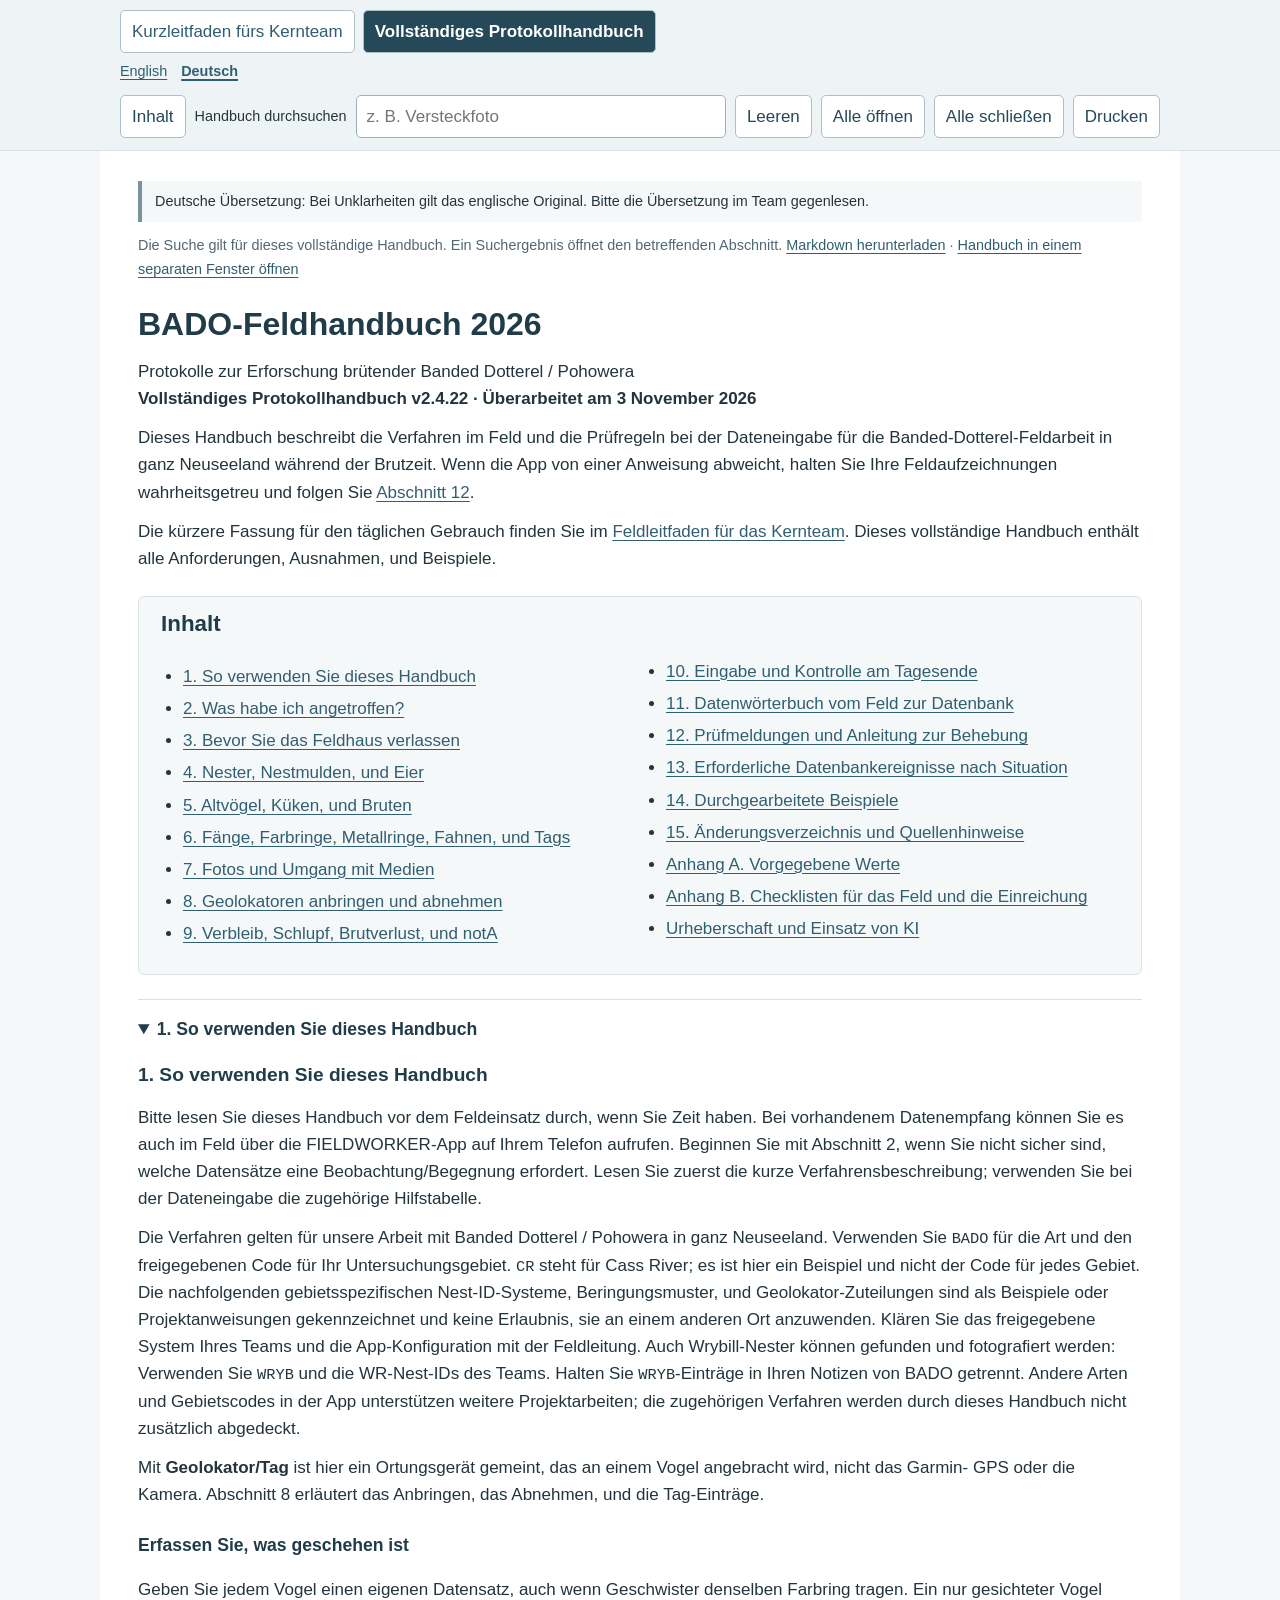
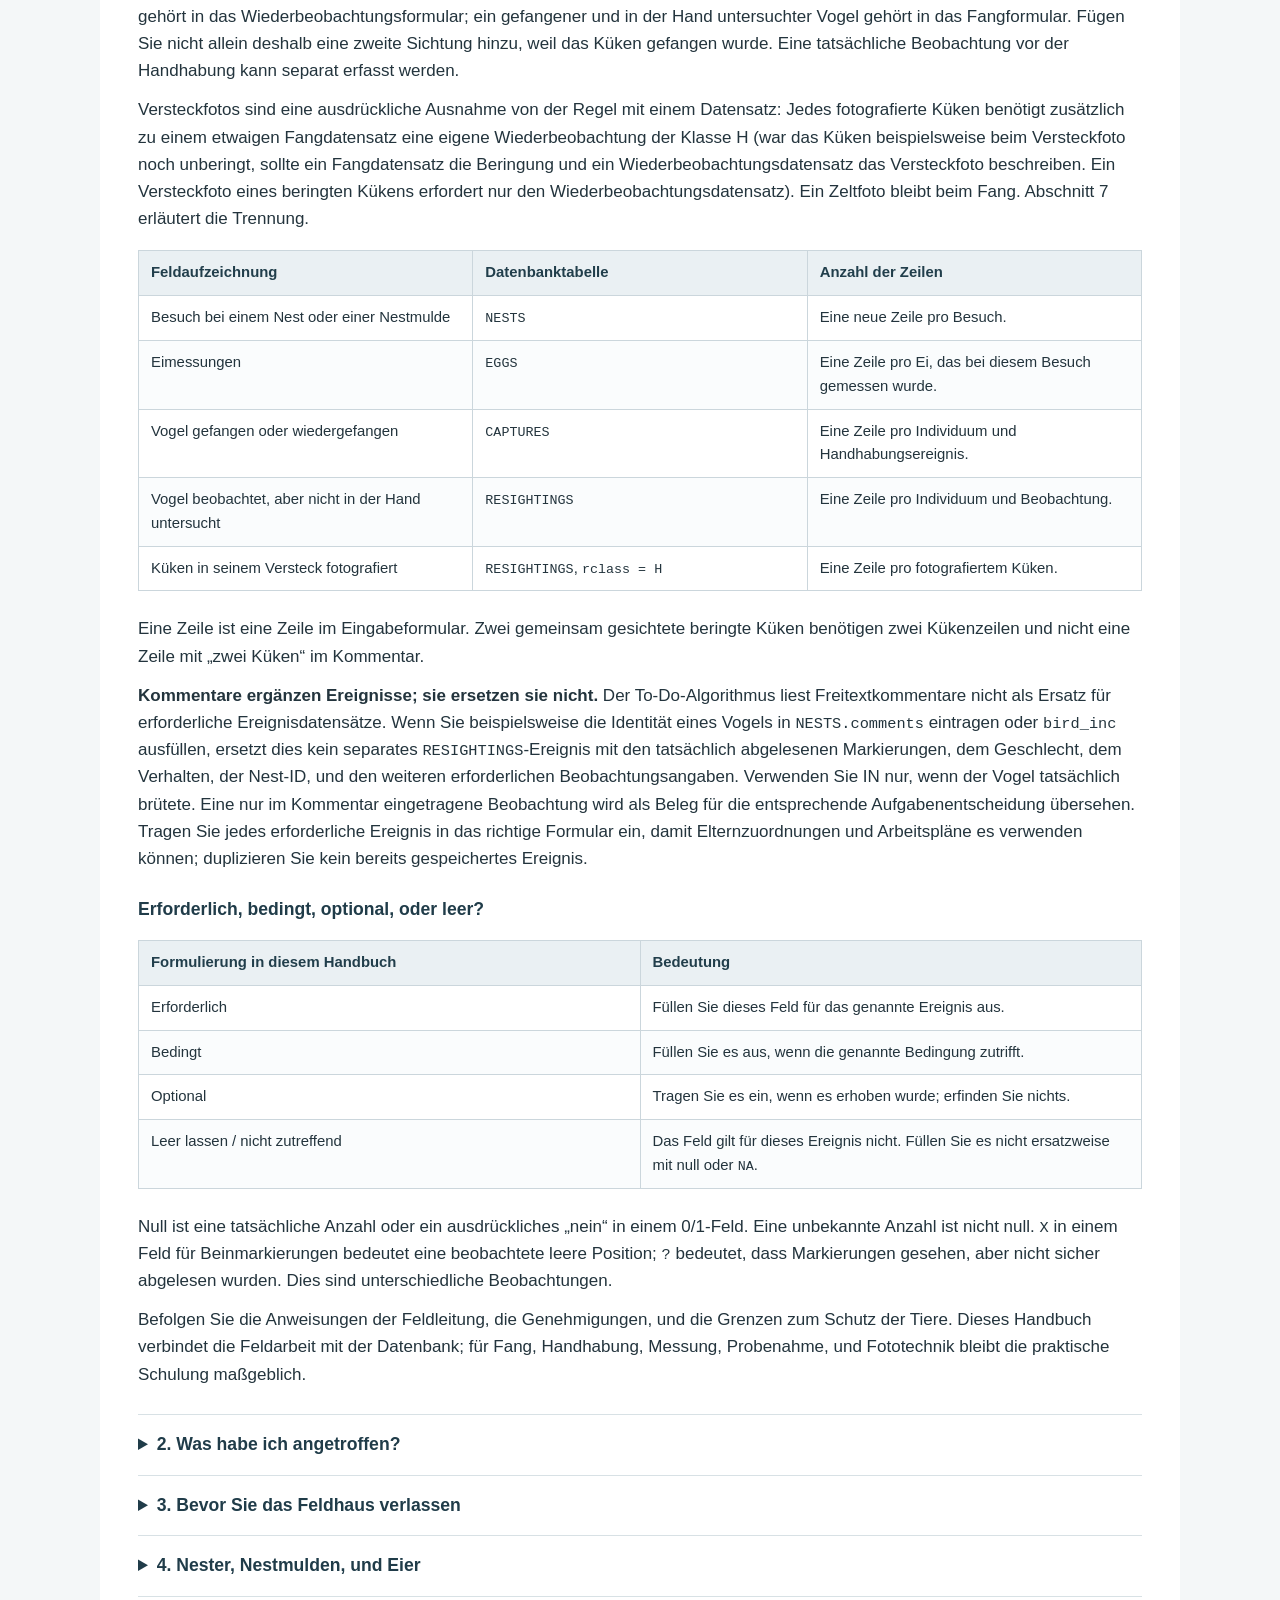
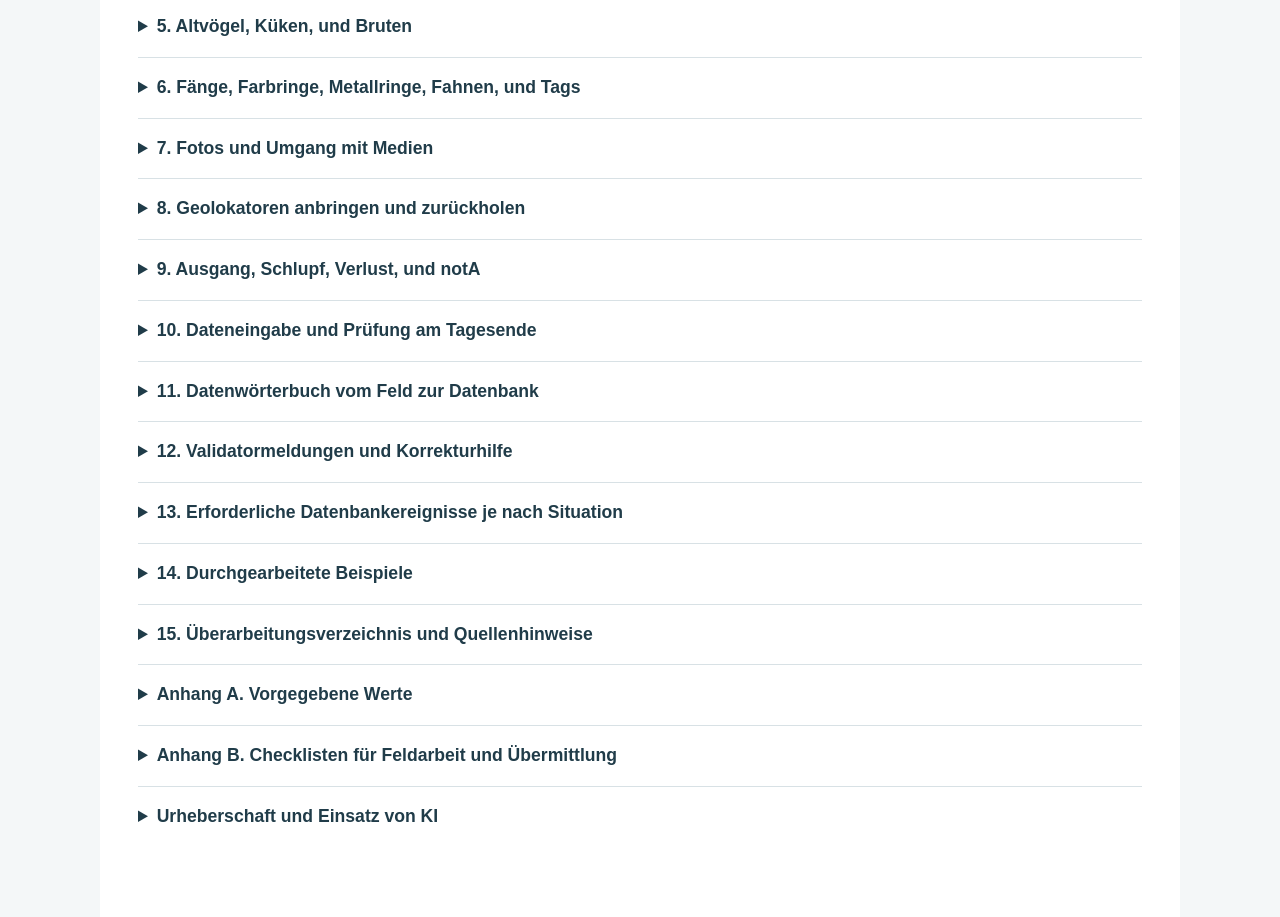
<file: docs/field-manual-archive/2026-11-08/readers/index-de.html>
<!doctype html>
<html lang="de"><head><meta charset="utf-8"><meta name="viewport" content="width=device-width, initial-scale=1"><meta name="manual-source-md5" content="0587ad1b0d132246eb806c4921b58322"><meta name="manual-reference-md5" content="d46b0def8f3dcea6a4e23517ad8d428f"><title>BADO Field Manual 2026 — Vollständiges Protokollhandbuch</title><style>/* Scoped by the reader iframe; does not change dashboard styling. */
:root { color-scheme: light; --ink: #23343d; --accent: #315e70; --line: #d8e1e5; }
* { box-sizing: border-box; }
html { scroll-padding-top: calc(var(--reader-tools-height, 180px) + 12px); }
body { margin: 0; background: #f4f7f8; color: var(--ink); font: 17px/1.6 Calibri, Arial, sans-serif; }
main { max-width: 1080px; margin: 0 auto; padding: 18px 38px 70px; background: #fff; }
h1, h2, h3, summary { font-family: Arial, sans-serif; color: #203c49; line-height: 1.35; }
h1 { font-size: 2rem; margin: 22px 0 12px; }
h2 { font-size: 1.4rem; margin-top: 28px; }
h3 { font-size: 1.1rem; margin-top: 26px; }
p, ul, ol { margin: 12px 0; }
li { margin: 5px 0; }
a { color: var(--accent); text-underline-offset: 3px; }
a:hover { color: #193f50; }
button, input { font: inherit; }
button, .contents-button { border: 1px solid #aebfc7; border-radius: 5px; background: #fff; color: #254958; padding: 7px 11px; cursor: pointer; }
button:hover, .contents-button:hover { background: #eaf1f4; }
button:focus-visible, input:focus-visible, a:focus-visible, summary:focus-visible, .table-scroll:focus-visible { outline: 3px solid #367a98; outline-offset: 3px; }
.reader-tools { position: sticky; top: 0; z-index: 5; border-bottom: 1px solid var(--line); background: #eef4f6; }
.reader-switch { max-width: 1080px; margin: auto; padding: 10px 20px 0; display: flex; flex-wrap: wrap; gap: 8px; }
.reader-switch a { border: 1px solid #aebfc7; border-radius: 5px; padding: 7px 11px; background: white; text-decoration: none; }
.reader-switch a[aria-current="page"] { background: #254958; color: white; font-weight: bold; }
.language-switch { max-width: 1080px; margin: auto; padding: 7px 20px 0; display: flex; flex-wrap: wrap; gap: 14px; font-size: .9rem; }
.language-switch a[aria-current="page"] { font-weight: bold; text-decoration-thickness: 2px; }
.translation-note { border-left: 4px solid #78949f; background: #f5f8f9; padding: 9px 13px; font-size: .9rem; }
.reader-tools-inner { max-width: 1080px; margin: auto; padding: 12px 20px; display: flex; flex-wrap: wrap; align-items: center; gap: 9px; }
.contents-button { text-decoration: none; }
.reader-tools label { font-size: .9rem; }
#manual-search { flex: 1; min-width: 180px; width: 240px; border: 1px solid #9db1bb; padding: 7px 10px; border-radius: 5px; background: #fff; }
.reader-hint { font-size: .9rem; color: #526773; }
#manual-search-status:empty { display: none; }
#manual-search-results { border: 1px solid var(--line); border-left: 4px solid var(--accent); border-radius: 5px; padding: 12px 18px; margin: 16px 0; max-height: 350px; overflow-y: auto; }
#manual-search-results ol { padding-left: 24px; }
#manual-search-results li { padding: 5px 0; }
.result-context { display: block; font-size: .85rem; color: #526773; }
mark { background: #fff0ab; color: inherit; padding: 0 1px; }
#manual-contents { background: #f5f8f9; border: 1px solid var(--line); border-radius: 6px; padding: 12px 22px; margin: 24px 0; }
#manual-contents h2 { margin-top: 0; }
#manual-contents ul { columns: 2; column-gap: 30px; padding-left: 22px; }
#manual-contents li { break-inside: avoid; }
details { border-top: 1px solid var(--line); padding: 14px 0; }
details details { margin: 10px 0 0 14px; }
summary { cursor: pointer; font-size: 1.1rem; padding: 4px 0; }
summary:hover { color: #176281; }
article > details[open] > h2 { font-size: 1.2rem; margin-top: 16px; }
.table-scroll { overflow-x: auto; margin: 18px 0 24px; }
table { border-collapse: collapse; table-layout: fixed; width: 100%; font-size: .93rem; }
td, th { border: 1px solid #cbd6dc; padding: 10px 12px; text-align: left; vertical-align: top; overflow-wrap: anywhere; }
th { background: #eaf0f3; color: #213e4b; }
tr:nth-child(even) td { background: #fafcfd; }
code { font: .9em ui-monospace, SFMono-Regular, Consolas, monospace; overflow-wrap: anywhere; }
pre { white-space: pre-wrap; padding: 16px; background: #f4f7f8; border: 1px solid var(--line); font-size: .9rem; }
pre code { overflow-wrap: anywhere; }
.skip-link { position: absolute; left: 12px; top: -100px; z-index: 10; padding: 10px; background: #fff; }
.skip-link:focus { top: 8px; }
[hidden] { display: none !important; }
@media (max-width: 620px) {
  main { padding: 14px 16px 50px; }
  body { font-size: 16px; }
  .reader-tools-inner { padding: 10px 12px; gap: 7px; }
  .reader-switch { padding: 10px 12px 0; font-size: .9rem; }
  .language-switch { padding: 7px 12px 0; }
  .reader-tools label { position: absolute; width: 1px; height: 1px; overflow: hidden; clip-path: inset(50%); }
  #manual-search { min-width: 120px; width: 140px; }
  button, .contents-button { font-size: .9rem; }
  #manual-contents ul { columns: 1; }
  table { min-width: 550px; font-size: .9rem; }
  table[data-columns="2"] { min-width: 0; }
  td, th { padding: 8px; }
}
@page { size: A4; margin: 18mm; }
@media print {
  body, main { background: #fff; padding: 0; margin: 0; max-width: none; font-size: 11pt; }
  .reader-tools, .reader-hint, #manual-search-status, #manual-search-results, .skip-link { display: none !important; }
  h2, h3, summary { break-after: avoid; }
  tr { break-inside: avoid; }
  .table-scroll { overflow: visible; }
  table { min-width: 0; font-size: 9pt; }
  a { color: inherit; }
  mark { background: none; }
}</style></head><body><a class="skip-link" href="#manual-content">Zum Handbuch springen</a><header class="reader-tools" aria-label="Handbuchsteuerung"><nav class="reader-switch" aria-label="Handbuch auswählen"><a href="core-guide-de.html">Kurzleitfaden fürs Kernteam</a><a href="index-de.html" aria-current="page">Vollständiges Protokollhandbuch</a></nav><nav class="language-switch" aria-label="Sprache"><a data-language-link href="index.html" lang="en" hreflang="en-NZ">English</a><a data-language-link href="index-de.html" lang="de" hreflang="de" aria-current="page">Deutsch</a></nav><div class="reader-tools-inner"><a class="contents-button" href="#manual-contents">Inhalt</a><label for="manual-search">Handbuch durchsuchen</label><input id="manual-search" type="search" placeholder="z. B. Versteckfoto" aria-controls="manual-search-results" aria-describedby="manual-search-help" autocomplete="off"><button id="manual-clear" type="button">Leeren</button><button id="manual-expand" type="button">Alle öffnen</button><button id="manual-collapse" type="button">Alle schließen</button><button id="manual-print" type="button">Drucken</button></div></header><main><p class="translation-note">Deutsche Übersetzung: Bei Unklarheiten gilt das englische Original. Bitte die Übersetzung im Team gegenlesen.</p><p id="manual-search-help" class="reader-hint">Die Suche gilt für dieses vollständige Handbuch. Ein Suchergebnis öffnet den betreffenden Abschnitt. <a href="manual-de.md" download>Markdown herunterladen</a> · <a href="index-de.html" target="_blank" rel="noopener">Handbuch in einem separaten Fenster öffnen</a></p><p id="manual-search-status" role="status" aria-live="polite"></p><section id="manual-search-results" aria-label="Suchergebnisse" hidden></section><noscript><p>Suche und Druckschaltfläche benötigen JavaScript. Beide Handbücher bleiben lesbar; zum Drucken die Browserfunktion verwenden und geschlossene Abschnitte über ihre Überschrift öffnen.</p></noscript><article id="manual-content" tabindex="-1"><!-- English-source-md5: d46b0def8f3dcea6a4e23517ad8d428f -->
<h1>BADO-Feldhandbuch 2026</h1>
<p>Protokolle zur Erforschung brütender Banded Dotterel / Pohowera<br />
<strong>Vollständiges Protokollhandbuch v2.4.22 · Überarbeitet am 3 November 2026</strong></p>
<p>Dieses Handbuch beschreibt die Verfahren im Feld und die Prüfregeln bei der Dateneingabe
für die Banded-Dotterel-Feldarbeit in ganz Neuseeland während der Brutzeit.
Wenn die App von einer Anweisung abweicht, halten Sie
Ihre Feldaufzeichnungen wahrheitsgetreu und folgen Sie <a href="#section-12">Abschnitt 12</a>.</p>
<p>Die kürzere Fassung für den täglichen Gebrauch finden Sie im <a href="core-guide-de.html">Feldleitfaden für das Kernteam</a>.
Dieses vollständige Handbuch enthält alle Anforderungen, Ausnahmen, und Beispiele.</p>
<nav id="manual-contents" aria-label="Handbuchinhalt"><h2>Inhalt</h2>
<ul>
<li><a href="#section-1">1. So verwenden Sie dieses Handbuch</a></li>
<li><a href="#section-2">2. Was habe ich angetroffen?</a></li>
<li><a href="#section-3">3. Bevor Sie das Feldhaus verlassen</a></li>
<li><a href="#section-4">4. Nester, Nestmulden, und Eier</a></li>
<li><a href="#section-5">5. Altvögel, Küken, und Bruten</a></li>
<li><a href="#section-6">6. Fänge, Farbringe, Metallringe, Fahnen, und Tags</a></li>
<li><a href="#section-7">7. Fotos und Umgang mit Medien</a></li>
<li><a href="#section-8">8. Geolokatoren anbringen und abnehmen</a></li>
<li><a href="#section-9">9. Verbleib, Schlupf, Brutverlust, und notA</a></li>
<li><a href="#section-10">10. Eingabe und Kontrolle am Tagesende</a></li>
<li><a href="#section-11">11. Datenwörterbuch vom Feld zur Datenbank</a></li>
<li><a href="#section-12">12. Prüfmeldungen und Anleitung zur Behebung</a></li>
<li><a href="#section-13">13. Erforderliche Datenbankereignisse nach Situation</a></li>
<li><a href="#section-14">14. Durchgearbeitete Beispiele</a></li>
<li><a href="#section-15">15. Änderungsverzeichnis und Quellenhinweise</a></li>
<li><a href="#appendix-a">Anhang A. Vorgegebene Werte</a></li>
<li><a href="#appendix-b">Anhang B. Checklisten für das Feld und die Einreichung</a></li>
<li><a href="#authorship">Urheberschaft und Einsatz von KI</a></li>
</ul></nav>
<a id="section-1"></a>
<details open>
<summary><strong>1. So verwenden Sie dieses Handbuch</strong></summary>
<h2>1. So verwenden Sie dieses Handbuch</h2>
<p>Bitte lesen Sie dieses Handbuch vor dem Feldeinsatz durch, wenn Sie Zeit haben. Bei vorhandenem Datenempfang können Sie es auch im Feld über die FIELDWORKER-App auf Ihrem Telefon aufrufen. Beginnen Sie mit
Abschnitt 2, wenn Sie nicht sicher sind, welche Datensätze eine Beobachtung/Begegnung erfordert. Lesen Sie zuerst die kurze
Verfahrensbeschreibung; verwenden Sie bei der Dateneingabe die zugehörige Hilfstabelle.</p>
<p>Die Verfahren gelten für unsere Arbeit mit Banded Dotterel / Pohowera in ganz Neuseeland.
Verwenden Sie <code>BADO</code> für die Art und den freigegebenen Code für Ihr Untersuchungsgebiet. <code>CR</code> steht für
Cass River; es ist hier ein Beispiel und nicht der Code für jedes Gebiet. Die nachfolgenden gebietsspezifischen
Nest-ID-Systeme, Beringungsmuster, und Geolokator-Zuteilungen sind als
Beispiele oder Projektanweisungen gekennzeichnet und keine Erlaubnis, sie an einem anderen Ort anzuwenden.
Klären Sie das freigegebene System Ihres Teams und die App-Konfiguration mit der Feldleitung.
Auch Wrybill-Nester können gefunden und
fotografiert werden: Verwenden Sie <code>WRYB</code> und die WR-Nest-IDs des Teams. Halten Sie <code>WRYB</code>-Einträge
in Ihren Notizen von BADO getrennt. Andere Arten und Gebietscodes in der App unterstützen weitere Projektarbeiten;
die zugehörigen Verfahren werden durch dieses Handbuch nicht zusätzlich abgedeckt.</p>
<p>Mit <strong>Geolokator/Tag</strong> ist hier ein Ortungsgerät gemeint, das an einem Vogel angebracht wird, nicht das Garmin-
GPS oder die Kamera. Abschnitt 8 erläutert das Anbringen, das Abnehmen, und die Tag-Einträge.</p>
<h3>Erfassen Sie, was geschehen ist</h3>
<p>Geben Sie jedem Vogel einen eigenen Datensatz, auch wenn Geschwister denselben Farbring tragen.
Ein nur gesichteter Vogel gehört in das Wiederbeobachtungsformular; ein gefangener und in der Hand untersuchter Vogel
gehört in das Fangformular. Fügen Sie nicht allein deshalb eine zweite Sichtung hinzu, weil das Küken
gefangen wurde. Eine tatsächliche Beobachtung vor der Handhabung kann separat erfasst werden.</p>
<p>Versteckfotos sind eine ausdrückliche Ausnahme von der Regel mit einem Datensatz:
Jedes fotografierte Küken benötigt zusätzlich zu einem etwaigen Fangdatensatz eine eigene Wiederbeobachtung der Klasse H
(war das Küken beispielsweise beim Versteckfoto noch unberingt, sollte ein Fangdatensatz die Beringung und ein Wiederbeobachtungsdatensatz das Versteckfoto beschreiben. Ein Versteckfoto eines beringten Kükens erfordert nur den Wiederbeobachtungsdatensatz). Ein Zeltfoto bleibt beim Fang. Abschnitt 7 erläutert die
Trennung.</p>
<div class="table-scroll" tabindex="0" role="region" aria-label="Begleittabelle; bei Bedarf seitlich scrollen"><table>
<thead>
<tr>
<th>Feldaufzeichnung</th>
<th>Datenbanktabelle</th>
<th>Anzahl der Zeilen</th>
</tr>
</thead>
<tbody>
<tr>
<td>Besuch bei einem Nest oder einer Nestmulde</td>
<td><code>NESTS</code></td>
<td>Eine neue Zeile pro Besuch.</td>
</tr>
<tr>
<td>Eimessungen</td>
<td><code>EGGS</code></td>
<td>Eine Zeile pro Ei, das bei diesem Besuch gemessen wurde.</td>
</tr>
<tr>
<td>Vogel gefangen oder wiedergefangen</td>
<td><code>CAPTURES</code></td>
<td>Eine Zeile pro Individuum und Handhabungsereignis.</td>
</tr>
<tr>
<td>Vogel beobachtet, aber nicht in der Hand untersucht</td>
<td><code>RESIGHTINGS</code></td>
<td>Eine Zeile pro Individuum und Beobachtung.</td>
</tr>
<tr>
<td>Küken in seinem Versteck fotografiert</td>
<td><code>RESIGHTINGS</code>, <code>rclass = H</code></td>
<td>Eine Zeile pro fotografiertem Küken.</td>
</tr>
</tbody>
</table></div>
<p>Eine Zeile ist eine Zeile im Eingabeformular. Zwei gemeinsam gesichtete beringte Küken benötigen zwei
Kükenzeilen und nicht eine Zeile mit „zwei Küken“ im Kommentar.</p>
<p><strong>Kommentare ergänzen Ereignisse; sie ersetzen sie nicht.</strong> Der To-Do-Algorithmus
liest Freitextkommentare nicht als Ersatz für erforderliche Ereignisdatensätze.
Wenn Sie beispielsweise die Identität eines Vogels in <code>NESTS.comments</code> eintragen oder
<code>bird_inc</code> ausfüllen, ersetzt dies kein separates <code>RESIGHTINGS</code>-Ereignis mit den tatsächlich
abgelesenen Markierungen, dem Geschlecht, dem Verhalten, der Nest-ID, und den weiteren erforderlichen Beobachtungsangaben. Verwenden Sie IN
nur, wenn der Vogel tatsächlich brütete. Eine nur im Kommentar eingetragene Beobachtung
wird als Beleg für die entsprechende Aufgabenentscheidung übersehen. Tragen Sie jedes
erforderliche Ereignis in das richtige Formular ein, damit Elternzuordnungen und Arbeitspläne
es verwenden können; duplizieren Sie kein bereits gespeichertes Ereignis.</p>
<h3>Erforderlich, bedingt, optional, oder leer?</h3>
<div class="table-scroll" tabindex="0" role="region" aria-label="Begleittabelle; bei Bedarf seitlich scrollen"><table>
<thead>
<tr>
<th>Formulierung in diesem Handbuch</th>
<th>Bedeutung</th>
</tr>
</thead>
<tbody>
<tr>
<td>Erforderlich</td>
<td>Füllen Sie dieses Feld für das genannte Ereignis aus.</td>
</tr>
<tr>
<td>Bedingt</td>
<td>Füllen Sie es aus, wenn die genannte Bedingung zutrifft.</td>
</tr>
<tr>
<td>Optional</td>
<td>Tragen Sie es ein, wenn es erhoben wurde; erfinden Sie nichts.</td>
</tr>
<tr>
<td>Leer lassen / nicht zutreffend</td>
<td>Das Feld gilt für dieses Ereignis nicht. Füllen Sie es nicht ersatzweise mit null oder <code>NA</code>.</td>
</tr>
</tbody>
</table></div>
<p>Null ist eine tatsächliche Anzahl oder ein ausdrückliches „nein“ in einem 0/1-Feld. Eine unbekannte Anzahl ist
nicht null. <code>X</code> in einem Feld für Beinmarkierungen bedeutet eine beobachtete leere Position; <code>?</code> bedeutet,
dass Markierungen gesehen, aber nicht sicher abgelesen wurden. Dies sind unterschiedliche Beobachtungen.</p>
<p>Befolgen Sie die Anweisungen der Feldleitung, die Genehmigungen, und die Grenzen zum Schutz der Tiere. Dieses Handbuch
verbindet die Feldarbeit mit der Datenbank; für Fang,
Handhabung, Messung, Probenahme, und Fototechnik bleibt die praktische Schulung maßgeblich.</p>
</details>
<a id="section-2"></a>
<details>
<summary><strong>2. Was habe ich angetroffen?</strong></summary>
<h2>2. Was habe ich angetroffen?</h2>
<p>Eine Begegnung kann mehrere Datensätze erfordern. Gehen Sie jeden zutreffenden Zweig durch:
Ein Nest zu finden, Eier im Wasser zu testen, und einen Elternvogel zu fangen sind getrennt
zu erfassen, auch wenn alles bei einem Besuch geschieht.</p>
<h3>Übergeordneter Entscheidungsbaum</h3>
<pre><code class="language-text">Was ist bei der Begegnung geschehen? Folgen Sie jedem zutreffenden Zweig.
├─ Nest oder Nestmulde kontrolliert → ein NESTS-Besuch [4, 9]
│  ├─ Eier gemessen/im Wasser getestet → eine EGGS-Zeile pro Ei [4]
│  └─ Gelege fotografiert → Fotofelder bei diesem NESTS-Besuch [7]
├─ Vogel nur gesehen → eine RESIGHTINGS-Zeile pro Vogel [5]
│  └─ Familie anwesend → beobachtete Elternvögel und Küken erfassen, gemeinsamer Wegpunkt [5]
├─ Vogel gefangen/in der Hand untersucht → eine CAPTURES-Zeile pro Vogel [6]
│  ├─ Zeltfoto → Fotofelder bei diesem Fang [7]
│  └─ Geolokator/Tag angebracht/abgenommen/beibehalten → Tag-Felder bei diesem Fang [8]
└─ Küken im Versteck fotografiert → separate RESIGHTINGS-Zeile der Klasse H pro Küken [7]
</code></pre>
<h3>Derselbe Schlüssel als Text</h3>
<ol>
<li><strong>Haben Sie ein Nest oder eine Nestmulde kontrolliert?</strong> Ja: Tragen Sie einen Nestbesuch ein und gehen Sie dann zu 2.
Nein: Gehen Sie ohne Nestbesuch zu 2.</li>
<li><strong>Haben Sie Eier gemessen?</strong> Ja: Fügen Sie eine Eizeile pro Ei hinzu. Nein: Legen Sie keine
Eimesswerte an. Gehen Sie in beiden Fällen zu 3.</li>
<li><strong>Wurde ein Vogel gefangen und in der Hand untersucht?</strong> Ja: Tragen Sie seinen Fang ein; erzeugen Sie keine
doppelte Sichtung. Nein, er wurde nur gesehen: Tragen Sie seine Wiederbeobachtung ein. Gehen Sie dann zu 4.</li>
<li><strong>Wurden andere Familienmitglieder gesehen?</strong> Ja: Erfassen Sie jeden beobachteten Elternvogel und
jedes beobachtete Küken nach den Regeln für den Familienwegpunkt. Nein: Fügen Sie keine abwesenden Vögel hinzu. Gehen Sie zu 5.</li>
<li><strong>Wurden Fotos oder Videos aufgenommen?</strong> Ja: Verwenden Sie die Fotofelder des passenden
Ereignisses; Versteckfotos erfordern immer separate H-Zeilen. Nein: Lassen Sie nicht zutreffende
Medienfelder leer. Gehen Sie zu 6.</li>
<li><strong>Gab es eine Geolokator-/Tag-Aktion, einen Schlupf, einen Brutverlust, oder einen Abschluss?</strong> Ja: Befolgen Sie auch
Abschnitt 8 oder 9. Nein: Prüfen Sie vor dem Verlassen die oben ermittelten Datensätze.</li>
</ol>
<h3>Welche Nest- oder Brut-ID?</h3>
<ol>
<li><strong>Gehört der Vogel zu einem bekannten Nest?</strong> Ja: Behalten Sie diese positive Nest-
ID bei, auch nachdem die Brut das Nest verlassen hat. Nein: Gehen Sie zu 2.</li>
<li><strong>Ist dies eine mobile Brut, deren Nest und Eier nie gefunden wurden?</strong> Ja:
Verwenden Sie die zugewiesene negative Brut-ID. Nein: Vergeben Sie nicht allein deshalb eine negative ID,
weil Sie unsicher sind, zu welchem bekannten Nest der Vogel gehört. Gehen Sie zu 3.</li>
<li><strong>Wird ein Altvogel gefangen, der eindeutig zu keinem Nest und keiner Brut gehört?</strong>
Ja: Lassen Sie <code>nest_id</code> leer und tragen Sie den gps_id/point des Fangs ein. Nein:
Befolgen Sie die ereignisspezifischen Zuordnungsregeln; erfinden Sie keine Platzhalter-ID.</li>
</ol>
<p>Der seltene Fund frisch geschlüpfter Küken <strong>in einem eindeutig erkennbaren Nest</strong> belegt
einen positiven Nestursprung. Erfassen Sie den F-Erstfund mit anschließendem H wie in
Abschnitt 4 beschrieben. Küken außerhalb eines Nestes zu finden, belegt diesen Ursprung nicht.</p>
<p>Bei einigen späteren Küken-Wiederbeobachtungen und einer eng definierten Begegnung mit einer Familie
mit negativer Brut-ID kann die ID leer bleiben. Verwenden Sie die Prüfungen in Abschnitt 5; ein leeres Feld
ist keine negative Brut-ID und darf nicht mit einem Platzhalter ausgefüllt werden.</p>
<h3>Welche Wiederbeobachtungsklasse?</h3>
<ol>
<li><strong>Küken in seinem Versteck fotografiert?</strong> Ja: <code>H</code>. Nein: Gehen Sie zu 2.</li>
<li><strong>Fehlgeschlagener Fangversuch?</strong> Ja: <code>C</code>. Nein: Gehen Sie zu 3.</li>
<li><strong>Videoaufnahme?</strong> Ja: <code>V</code>. Nein: Gehen Sie zu 4.</li>
<li><strong>Fotoaufnahme?</strong> Ja: <code>P</code>. Nein: <code>R</code> für eine gewöhnliche Sichtung.</li>
</ol>
<p>Derselbe Buchstabe kann in verschiedenen Spalten unterschiedliche Bedeutungen haben:</p>
<div class="table-scroll" tabindex="0" role="region" aria-label="Begleittabelle; bei Bedarf seitlich scrollen"><table>
<thead>
<tr>
<th>Eingabe</th>
<th>Bedeutung</th>
</tr>
</thead>
<tbody>
<tr>
<td><code>age = C</code></td>
<td>Küken.</td>
</tr>
<tr>
<td><code>rclass = C</code></td>
<td>Fehlgeschlagener Fangversuch; der Vogel wurde nicht in der Hand untersucht.</td>
</tr>
<tr>
<td><code>capture_status = C</code></td>
<td>Wiederfang, bei dem sich die Ringkombination geändert hat.</td>
</tr>
<tr>
<td><code>tag_action = R</code></td>
<td>Tag abgenommen, keine gewöhnliche Wiederbeobachtung.</td>
</tr>
</tbody>
</table></div>
</details>
<a id="section-3"></a>
<details>
<summary><strong>3. Bevor Sie das Feldhaus verlassen</strong></summary>
<h2>3. Bevor Sie das Feldhaus verlassen</h2>
<p>Prüfen Sie das aktuelle To-Do-PDF und stimmen Sie die Tagesarbeit mit der Feldleitung ab. Nehmen Sie
die Eltern–Nest-Übersicht, die zugeteilten Ringkombinationen, und die für Ihre zugewiesenen Besuche erforderliche
Ausrüstung mit. Lesen Sie alle Hinweise zum Fangzeitpunkt, bevor
Sie planen, einen Elternvogel zu fangen.</p>
<h3>Ausrüstung und Zeiteinstellungen</h3>
<ul>
<li>Laden Sie das Garmin-GPS und die Kamera auf; vergleichen Sie ihre Geräte-IDs mit Ihren Notizen.</li>
<li>Nehmen Sie Feldformulare, Ersatzbatterien/-karten, Metallringe, Farbringe, Fahnen, Messgeräte,
und das für die Tagesarbeit erforderliche beschriftete Probenmaterial mit.</li>
<li>Verwenden Sie das neuseeländische Ortsdatum und die 24-Stunden-Zeit. Prüfen Sie Kamera- und GPS-Uhr
gemeinsam, einschließlich der richtigen Sommerzeiteinstellung.</li>
<li>Lassen Sie das Garmin im Feld eingeschaltet. Löschen Sie seine Punkte nicht und benennen Sie sie nicht manuell um.
Prüfen Sie bei Bedarf die Aufzeichnungseinstellungen anhand der GPS-Hilfe der App.</li>
</ul>
<h3>Einen Wegpunkt mit Ihrem Garmin-GPS erfassen</h3>
<p>Speichern Sie bei einem neuen Nest, einer Brutbegegnung, einem Fangort, einer gewöhnlichen Wiederbeobachtung, oder einem Versteckfoto-
Ort einen Wegpunkt und notieren Sie sofort die Garmin-Geräte-ID und
die Punktnummer. Punkt 214 auf GPS 4 ist nicht derselbe Datensatz wie Punkt 214 auf GPS 5.</p>
<p>Verwenden Sie bei einer Familienbegegnung denselben Wegpunkt für jedes Familienmitglied, das
bei dieser Gelegenheit erfasst wird. Dies gilt auch, wenn die Küken gefangen und die Elternvögel nur wiederbeobachtet wurden – gleichzeitige Ereignisse, die in zwei
verschiedenen Tabellen eingetragen werden (CAPTURES und RESIGHTINGS). Erfassen Sie bei einer späteren Begegnung einen neuen Punkt, nachdem die Familie
weitergezogen ist; verwenden Sie nicht den gestrigen Punkt, nur weil die Brut-ID unverändert ist.
Tragen Sie <code>nest_id</code> immer ein, wenn sie bekannt ist. Prüfen Sie die Familienzuordnung anhand der Eltern–Nest-Übersicht im To-Do-
PDF; andernfalls gelten die Bedingungen für leere IDs in
Abschnitt 5. Das Fehlen in einer To-Do-Tabelle erlaubt für sich allein keine leere ID.</p>
<h3>Hilfstabelle — direkte GPS-Anforderungen</h3>
<p>In diesem Handbuch bezeichnet <strong>gps_id/point</strong> beide Datenbankfelder: <code>gps_id</code> (die
Garmin-Geräte-ID) und <code>gps_point</code> (die gespeicherte Wegpunktnummer). Tragen Sie beide Nummern
zusammen ein, wenn eine direkte Ortsangabe erforderlich ist. „Nestort“ bezeichnet den ortsfesten
Punkt des ersten Nestbesuchs; es ist nicht der Wegpunkt des heutigen Aufenthaltsorts der Brut.</p>
<div class="table-scroll" tabindex="0" role="region" aria-label="Begleittabelle; bei Bedarf seitlich scrollen"><table>
<thead>
<tr>
<th>Situation</th>
<th>Wohin der gps_id/point gehört</th>
<th>Anforderung</th>
</tr>
</thead>
<tbody>
<tr>
<td>Erster Besuch bei einem positiven Nest/einer Nestmulde</td>
<td>Erste <code>NESTS</code>-Zeile</td>
<td>Erforderlich. Bei späteren Nestbesuchen bleiben beide Felder leer.</td>
</tr>
<tr>
<td>Jede eingetragene negative Brut-ID</td>
<td>Jede <code>CAPTURES</code>- / <code>RESIGHTINGS</code>-Zeile</td>
<td>Erforderlich; es gibt keinen ortsfesten Nestort.</td>
</tr>
<tr>
<td>Versteckfoto</td>
<td>Jede <code>RESIGHTINGS</code>-Zeile der Klasse H</td>
<td>Erforderlich, auch bei einem bekannten positiven Nest, dessen Küken inzwischen geschlüpft sind.</td>
</tr>
<tr>
<td>Zulässige Familien-Wiederbeobachtung mit leerer ID</td>
<td>Jede qualifizierende Eltern-/Kükenzeile</td>
<td>Erforderlich, mit dem genauen Begegnungsdatum und dem gemeinsamen gps_id/point; Einzelheiten in Abschnitt 5.</td>
</tr>
<tr>
<td>Fang mit Alter C, Status <code>R</code> oder <code>C</code></td>
<td><code>CAPTURES</code>-Zeile des Kükens</td>
<td>Erforderlich, auch bei einer positiven Nest-ID.</td>
</tr>
<tr>
<td>Erstfang mit Alter C, Status <code>F</code>, positives Nest</td>
<td><code>CAPTURES</code>-Zeile des Kükens</td>
<td>Die Eingaberegel erlaubt beide Felder leer, wenn der Nestort verwendet wird (d. h., wenn das frisch geschlüpfte Küken noch in der Nestmulde gefunden wurde). Erfassen und behalten Sie den Familienwegpunkt; tragen Sie den gps_id/point ein, wenn Sie einen Fang abseits des Nestes erfassen oder die Familienbegegnung verknüpfen.</td>
</tr>
<tr>
<td>Altvogel mit Küken gefangen</td>
<td><code>CAPTURES</code>-Zeile des Altvogels</td>
<td>Erforderlich, auch bei einem positiven Nest; erfassen Sie den Kükenkontext in <code>caught_with</code>, z. B. bedeutet <code>2C</code>, dass der Altvogel mit zwei Küken gefangen wurde.</td>
</tr>
<tr>
<td>Altvogelfang ohne Bezug zu einem Nest oder einer Brut, mit leerer <code>nest_id</code></td>
<td><code>CAPTURES</code>-Zeile</td>
<td>Erforderlich. Lassen Sie die Zuordnung leer; tragen Sie keine Platzhalter-ID ein.</td>
</tr>
<tr>
<td>Vogel ohne positive Nestzuordnung wiederbeobachtet</td>
<td><code>RESIGHTINGS</code>-Zeile</td>
<td>Erforderlich.</td>
</tr>
<tr>
<td>Überlebende Brut nach <code>notA</code>-Abschluss des positiven Nestes</td>
<td>Wiederbeobachtungen der Küken und der begleitenden Brut-Elternvögel</td>
<td>Erforderlich.</td>
</tr>
<tr>
<td>Anderer Fang mit positivem Nest</td>
<td><code>CAPTURES</code>-Zeile</td>
<td>Verwenden Sie normalerweise den Nestort und lassen Sie direkte GPS-Felder leer; übertragen Sie die Ausnahmen für Küken/Altvögel mit Küken nicht auf andere Fangkontexte.</td>
</tr>
<tr>
<td>Gewöhnliche Wiederbeobachtung an einem bekannten positiven Nest</td>
<td><code>RESIGHTINGS</code>-Zeile</td>
<td>Das Nest kann den Ort liefern; behalten Sie bei einer Brutbegegnung den gemeinsamen gps_id/point.</td>
</tr>
</tbody>
</table></div>
<h3>Kurzer GPS-Schlüssel</h3>
<ol>
<li><strong>Ist dies der erste Nest-/Nestmuldenbesuch?</strong> Ja: Tragen Sie seinen Fund-gps_id/point ein.
Nein, ein späterer Besuch bei diesem ortsfesten Nest: Lassen Sie beide Nest-GPS-Felder leer.
Bei einer Vogelbegegnung gehen Sie zu 2.</li>
<li><strong>Geht es um eine Brut, ein H-Foto, ein Familienereignis mit leerer ID, einen Fang mit Alter C und Status R oder C, oder
einen Altvogelfang mit Küken?</strong> Ja: Verwenden Sie den gps_id/point der Begegnung
wie oben vorgegeben. Nein: Gehen Sie zu 3.</li>
<li><strong>Verwendet das zulässige Ereignis den Ort eines positiven Nestes?</strong> Ja: Folgen Sie
der entsprechenden Tabellenzeile. Nein: Der Zweig für direkte Ortsangaben benötigt beide GPS-Felder.</li>
</ol>
<p>Laden Sie im Feldhaus die GPS-Daten hoch, bevor Sie biologische Datensätze eingeben. Der eingetragene gps_id/point muss
unter den hochgeladenen Punkten vorhanden sein. Die biologischen Formulare verwenden <code>gps_id</code> und
<code>gps_point</code>; tragen Sie in diese Felder keine Breiten- und Längengrade ein.</p>
</details>
<a id="section-4"></a>
<details>
<summary><strong>4. Nester, Nestmulden, und Eier</strong></summary>
<h2>4. Nester, Nestmulden, und Eier</h2>
<h3>Ein neues Nest oder eine neue Nestmulde</h3>
<p>Halten Sie den ersten Besuch kurz. Bestätigen Sie die Art, erfassen Sie einen Wegpunkt mit Ihrem
Garmin-GPS, und vergeben Sie die nächste freie Nest-ID nach dem Benennungssystem des Teams (siehe unten).
Notieren Sie die tatsächlich gesehenen Eier, Küken, und anwesenden Vögel. Fotografieren und
bearbeiten Sie das Nest nur entsprechend dem Besuchsplan und den Bedingungen zum Schutz der Tiere.</p>
<p>Bei Cass River verwenden BADO-IDs beispielsweise einen A-, B-, oder C-Plot-Präfix und den zugeteilten zweistelligen
Beobachter-/GPS-Code plus eine zweistellige laufende Nummer, zum Beispiel <code>B0203</code>. Beginnen Sie
Ihre Zählung in einem anderen Plot nicht neu: B0203 und A0203 dürfen mit
demselben Code/Zählstand nicht für verschiedene Erstfunde vergeben werden. Prüfen Sie das aktuelle Register.
WRYB-Nester verwenden das separate WR-Benennungssystem.</p>
<h3>Neuer Fund oder späterer Besuch?</h3>
<ol>
<li><strong>Hat die Nestmulde/das Nest bereits eine ID?</strong> Ja: Behalten Sie sie bei, wählen Sie den heutigen
Zustand anhand der Belege nach Abschnitt 9, und gehen Sie zu 4. Nein: Erfassen Sie den
Fundwegpunkt und gehen Sie zu 2.</li>
<li><strong>Sind Eier im neuen Nest vorhanden?</strong> Ja: Vergeben Sie die ID und tragen Sie den
ersten <code>F</code>-Besuch ein, dann gehen Sie zu 4. Nein: Gehen Sie zu 3.</li>
<li><strong>Ist dies eine Nestmulde ohne Eier und ohne Küken?</strong> Ja: Vergeben Sie die ID und
tragen Sie <code>S</code> mit null Eiern ein. Nein: Wurden frisch geschlüpfte Küken in einem
eindeutig erkennbaren Nest gefunden? Falls ja, verwenden Sie das nachfolgende Verfahren für diesen seltenen Fund. Falls nein,
verwenden Sie die Bruthinweise in Abschnitt 5; erfinden Sie keinen Nestursprung.</li>
<li><strong>Wurden Eier gemessen oder im Wasser getestet?</strong> Ja: Fügen Sie eine Eizeile pro gemessenem Ei hinzu.
Nein: Legen Sie keine Messwerte an. Gehen Sie zu 5.</li>
<li><strong>Sind Küken vorhanden, oder ist der Verbleib unklar?</strong> Ja: Verwenden Sie auch Abschnitt 9.
Nein: Vervollständigen Sie den aktiven Besuch und seine geplante Nachkontrolle.</li>
</ol>
<p>Eine bekannte Nestmulde kann später ihren einmaligen F-Erstfund erhalten, wenn Eier gefunden werden;
behalten Sie ihre ID und den ursprünglichen Nestmulden-Wegpunkt bei.</p>
<h3>Seltener Fall: Das Nest wird erstmals mit frisch geschlüpften Küken darin gefunden</h3>
<p>Banded-Dotterel-Küken sind Nestflüchter: Sie können sich bald nach
dem Schlupf bewegen und verlassen das Nest kurz darauf. Sie unmittelbar nach dem Schlupf noch in
einem eindeutig erkennbaren Nest zu finden, ist daher sehr selten.</p>
<p>Wenn dies Ihr Fund ist, vergeben Sie eine positive Nest-ID und erfassen Sie den Nest-
Wegpunkt. Tragen Sie zwei NESTS-Ereignisse ein: F für den Erstfund, unmittelbar gefolgt
von H, wobei die H-Zeit mindestens eine Minute nach F liegen muss. Erklären Sie, dass das Nest
erstmals mit frisch geschlüpften Küken darin gefunden wurde. Damit erfassen Sie Erstfund und
Schlupf bei derselben Begegnung; Sie erfinden keinen früheren Eierbesuch.</p>
<div class="table-scroll" tabindex="0" role="region" aria-label="Begleittabelle; bei Bedarf seitlich scrollen"><table>
<thead>
<tr>
<th>Ereignis</th>
<th>Erforderliche Einträge für diese Ausnahme</th>
</tr>
</thead>
<tbody>
<tr>
<td>F-Erstfund</td>
<td>Neue positive <code>nest_id</code>, tatsächliches Funddatum/Fundzeit, Beobachter/Art/Gebiet, und beide Nest-GPS-Felder. Wenn keine Eier mehr vorhanden sind, <code>clutch_size = 0</code>; erfinden Sie keine Eier oder Eimessungen. Erfassen Sie die tatsächlich gesehenen Küken.</td>
</tr>
<tr>
<td>Unmittelbares H</td>
<td>Dieselbe positive ID und dasselbe Begegnungsdatum; <code>time_visit</code> mindestens eine Minute nach F. Erfassen Sie die tatsächlich verbliebenen Eier/Küken; ohne Eier Gelege 0 und die beobachtete positive Kükenanzahl. Lassen Sie direkte Nest-GPS-Felder leer, weil F den Punkt festlegt.</td>
</tr>
<tr>
<td>Einzelne Vögel</td>
<td>Separate CAPTURES-Zeilen bei Handhabung oder RESIGHTINGS-Zeilen bei Beobachtung; die Familien- und Fotoregeln gelten weiterhin.</td>
</tr>
</tbody>
</table></div>
<p><strong>Wenn die Eingabeprüfung diese Beobachtung beanstandet:</strong> Eine erste F-Zeile mit null Eiern
löst zu Recht die übliche Schutzprüfung aus. Kontrollieren Sie die Eingabe erneut. Wenn die Küken tatsächlich
unmittelbar nach dem Schlupf in einem eindeutig erkennbaren Nest gefunden wurden, behalten Sie die wahren
Anzahlen bei und erklären Sie diesen seltenen Umstand in <code>comments</code>. Zum Beispiel:
„Nest erstmals mit frisch geschlüpften Küken noch in einem eindeutig erkennbaren Nest gefunden;
keine Eier mehr vorhanden. F-Erstfund gefolgt von H.“</p>
<p>Wenn das Speichern weiterhin blockiert ist, prüfen Sie die anderen Felder und verwenden Sie die dokumentierte
Umgehung der Eingabeprüfung in Abschnitt 12; behalten Sie die Erklärung bei. Dies ist eine
außergewöhnliche, kommentierte Beobachtung — kein Grund, die Prüfregel abzuschwächen,
Eier zu erfinden, oder eine Ausnahme einzuprogrammieren.</p>
<p>Küken, die erstmals <strong>außerhalb</strong> eines eindeutig erkennbaren Nestes angetroffen werden und deren
Nestursprung zuvor nicht bekannt war, bilden eine Brut unbekannter Herkunft: Verwenden Sie eine negative ID und keine NESTS-
Ereignisse. Legen Sie nicht allein deshalb F/H-Zeilen an, weil Küken frisch geschlüpft aussehen. Eine Brut,
die bereits zuverlässig einem bekannten Nest zugeordnet ist, behält ihre positive ID wie in Abschnitt 5.</p>
<h3>Hilfstabelle — ein Nestbesuch</h3>
<div class="table-scroll" tabindex="0" role="region" aria-label="Begleittabelle; bei Bedarf seitlich scrollen"><table>
<thead>
<tr>
<th>Feld(er)</th>
<th>Anforderung</th>
<th>Eingabe</th>
</tr>
</thead>
<tbody>
<tr>
<td><code>species</code>, <code>site</code>, <code>observer</code>, <code>date</code>, <code>time_visit</code></td>
<td>Erforderlich</td>
<td>Art/Gebiet, registrierter Beobachtercode, und tatsächliches Ortsdatum/Ortszeit.</td>
</tr>
<tr>
<td><code>nest_id</code>, <code>nest_state</code></td>
<td>Erforderlich</td>
<td>Positive ID und heutiger Zustand. Niemals eine negative ID oder ein Platzhalter für eine unbekannte Zuordnung.</td>
</tr>
<tr>
<td><code>gps_id</code>, <code>gps_point</code></td>
<td>Nur beim ersten Besuch erforderlich</td>
<td>Beide in der ersten S- oder F-Zeile. Ein späteres F nach S wiederholt sie nicht.</td>
</tr>
<tr>
<td><code>clutch_size</code>, <code>brood_size</code></td>
<td>Abhängig davon, was sich feststellen lässt</td>
<td>Noch vorhandene Eier und beobachtete Küken sind getrennte Anzahlen. S erfordert <code>clutch_size = 0</code> und ein leeres Feld bzw. null für die Kükenanzahl. Verwenden Sie null nicht für eine unbekannte Anzahl.</td>
</tr>
<tr>
<td><code>bird_inc</code></td>
<td>Wenn der anwesende Vogel beurteilt wurde</td>
<td>Geschlecht(er), unbekanntes Geschlecht, oder kein Vogel gesehen; Anhang A. Dies erfasst nicht die Identität des Individuums.</td>
</tr>
<tr>
<td><code>hatch_state</code></td>
<td>Wenn der Eizustand erfasst wird</td>
<td>Anzahl und Zustand der verbliebenen Eier; Abschnitt 9.</td>
</tr>
<tr>
<td><code>nest_photo</code>, <code>tent_photo</code></td>
<td>Erfassen, ob das Gelege in der Nestmulde/im Zelt fotografiert wurde</td>
<td><code>1</code> für die zutreffende Serie, <code>0</code> für kein Foto.</td>
</tr>
<tr>
<td><code>cam_id</code>, <code>photo_start</code>, <code>photo_end</code></td>
<td>Erforderlich, wenn Fotos erfasst werden</td>
<td>Tatsächliche Kamera und vollständiger Bildbereich bei diesem Besuch.</td>
</tr>
<tr>
<td><code>comments</code></td>
<td>Erforderlich bei Zustand <code>O</code>; andernfalls Unsicherheit/ungewöhnliche Funde erklären</td>
<td>Beschreiben Sie die Belege und nicht nur den gewählten Code.</td>
</tr>
</tbody>
</table></div>
<p>Fügen Sie für den heutigen Besuch eine Zeile hinzu. Überschreiben Sie keinen früheren Besuch mit späteren
Feststellungen. Dieselbe ID bleibt beim Nest, wenn der betreuende Vogel wechselt.</p>
<h3>Eier messen und im Wasser testen</h3>
<p>Prüfen Sie die Einummer vor jeder Messung und legen Sie die Eier nach dem
Teamverfahren zügig zurück. Führen Sie bei Eiern mit sternförmigen Anpickspuren oder bereits beginnendem Schlupf keinen Schwimmtest durch. Erfassen Sie ihre Schlupf-
anzeichen stattdessen beim Nestbesuch; wenn eine Eizeile zur Erklärung ausgelassener
Messungen erforderlich ist, lassen Sie ihre Schwimmtestfelder leer und erklären Sie den Grund.</p>
<p>Gelegefotos gehören zum Nestbesuch, nicht in die Eitabelle. Zwei Eier
zu fotografieren, ohne sie zu messen, erfordert für sich allein keine zwei EGGS-Zeilen.</p>
<h3>Hilfstabelle — eine Zeile pro gemessenem Ei</h3>
<div class="table-scroll" tabindex="0" role="region" aria-label="Begleittabelle; bei Bedarf seitlich scrollen"><table>
<thead>
<tr>
<th>Feld(er)</th>
<th>Anforderung</th>
<th>Eingabe</th>
</tr>
</thead>
<tbody>
<tr>
<td><code>species</code>, <code>observer</code>, <code>date</code>, <code>time_visit</code>, <code>nest_id</code>, <code>egg_id</code></td>
<td>Erforderlich</td>
<td>Messende Person, tatsächliches örtliches Messdatum/Messzeit, positive Nest-ID, und Einummer 1–4. In <code>EGGS</code> gibt es kein <code>site</code>-Feld.</td>
</tr>
<tr>
<td><code>float_angle</code></td>
<td>Beim Schwimmtest erfassen</td>
<td>Beobachtete ganze Grad, 0–90. Ersetzen Sie einen ungewöhnlichen Messwert nicht durch einen erwarteten.</td>
</tr>
<tr>
<td><code>float_location</code></td>
<td>Beim Schwimmtest erfassen</td>
<td><code>bottom</code>, <code>suspended</code>, oder <code>surface</code>.</td>
</tr>
<tr>
<td><code>float_surface</code></td>
<td>Bedingt</td>
<td><code>bottom</code>/<code>suspended</code>: leer. <code>surface</code>: ganze mm <code>0</code>, <code>1</code>, <code>2</code>, oder <code>3</code>. Null bedeutet an der Oberfläche ohne gemessenen Überstand, nicht untergetaucht.</td>
</tr>
<tr>
<td><code>comments</code></td>
<td>Wenn eine Messung ausgelassen oder ungewöhnlich ist</td>
<td>Grund für das Auslassen oder die Unsicherheit.</td>
</tr>
<tr>
<td>Kamera-, Bild-, und Laufwerksfelder</td>
<td>Nicht zutreffend</td>
<td>Solche Felder gibt es in den aktuellen <code>EGGS</code> nicht; legen Sie Gelegemedien in <code>NESTS</code> ab.</td>
</tr>
</tbody>
</table></div>
<h3>Zeit- und Zeilenprüfungen</h3>
<div class="table-scroll" tabindex="0" role="region" aria-label="Begleittabelle; bei Bedarf seitlich scrollen"><table>
<thead>
<tr>
<th>Prüfung</th>
<th>Praktische Bedeutung</th>
</tr>
</thead>
<tbody>
<tr>
<td>Eizeilen einer Kontrolle</td>
<td>Verwenden Sie das tatsächliche Ereignis am selben Tag. Nach der aktuellen Prüfung dürfen die Messzeiten höchstens fünf Minuten auseinanderliegen.</td>
</tr>
<tr>
<td>Passender Nestbesuch</td>
<td>Dieselbe positive ID, dasselbe Datum, und derselbe Beobachter; der Nestbesuch darf höchstens 60 Minuten vor oder nach der Eizeit liegen.</td>
</tr>
<tr>
<td>Einummern</td>
<td>Innerhalb des Messereignisses eindeutig; keine Nummer über der zugeordneten Gelegegröße. Zwei gemessene Eier benötigen zwei Zeilen.</td>
</tr>
<tr>
<td>Andere messende Person oder tatsächliche Verzögerung</td>
<td>Behalten Sie den wahren Beobachter und die wahren Zeiten bei. Erklären Sie eine fehlgeschlagene Ereigniszuordnung und geben Sie sie zur Prüfung weiter; ändern Sie keine wahrheitsgetreuen Werte, damit die Prüfung bestanden wird. Eine fehlende Zuordnung ist eine Warnung zur Nachprüfung, kein Beweis dafür, dass kein Nestbesuch stattgefunden hat.</td>
</tr>
</tbody>
</table></div>
<p>Tragen Sie bei einem Ei an der Oberfläche mit Winkel 90° und gemessenen 1 mm über dem Wasser
<code>float_location = surface</code>, <code>float_angle = 90</code>, <code>float_surface = 1</code> ein.
Lassen Sie bei einem untergetauchten Ei <code>float_surface</code> leer, statt <code>0</code> einzutragen.</p>
<p>Verwenden Sie die Schlupfprognose zur Planung der Kontrollen, nicht als Beweis für das Schlupfdatum. Behalten Sie die
Besuchsbelege und die beobachteten Schlupfanzeichen neben jeder Schätzung bei.</p>
</details>
<a id="section-5"></a>
<details>
<summary><strong>5. Altvögel, Küken, und Bruten</strong></summary>
<h2>5. Altvögel, Küken, und Bruten</h2>
<h3>Wenn Sie eine Familie finden</h3>
<p>Erfassen Sie die tatsächlich angetroffenen Altvögel und jedes Küken. Lesen Sie die sichtbaren Markierungen
ab, notieren Sie das Verhalten der Altvögel, und erfassen Sie einen Wegpunkt mit Ihrem
Garmin-GPS. Halten Sie die Familie in Ihrem Notizbuch zusammen, damit die Einträge später
verknüpft werden können.</p>
<p>Erfassen Sie beide sozialen Elternvögel, wenn beide beobachtet und identifizierbar sind. Wenn nur
einer gesehen wird, erfassen Sie diesen Vogel; fügen Sie den abwesenden Partner nicht hinzu. Ein unberingter Elternvogel
benötigt dennoch eine Zeile mit X-X. Zwei beringte Küken benötigen zwei Zeilen, auch wenn ihre
einzelnen Farbringe gleich sind.</p>
<h3>Welche Familie ist es?</h3>
<ol>
<li><strong>Ist die Brut zuverlässig einem bekannten Nest zugeordnet?</strong> Ja: Behalten Sie diese
positive ID bei. Nein: Gehen Sie zu 2.</li>
<li><strong>Wurde das Nest nie gefunden?</strong> Ja: Verwenden Sie die zugewiesene negative Brut-ID.
Nein, die Herkunft ist lediglich unklar: Vergleichen Sie die Elternvögel mit der Eltern–Nest-
Übersicht im To-Do-PDF; fragen Sie die Feldleitung, wenn die Zuordnung unklar bleibt.</li>
</ol>
<p>Behalten Sie das führende Minuszeichen einer negativen ID bei. Es kennzeichnet eine mobile Brut
unbekannter Herkunft, kein gescheitertes Nest oder einen unidentifizierten Altvogel. Negative IDs gehören
nur in CAPTURES und RESIGHTINGS, niemals in NESTS oder EGGS.</p>
<p>Lassen Sie bei einem Altvogelfang, der eindeutig zu keinem Nest und keiner Brut gehört, <code>nest_id</code>
leer und tragen Sie den gps_id/point des Fangs ein. Dies ist keine Möglichkeit, eine
unbekannte Familienzuordnung zu erfassen: Eine Brut benötigt weiterhin ihre tatsächliche Zuordnung oder einen zulässigen
Weg mit leerer ID wie nachfolgend beschrieben.</p>
<h3>Geben Sie der Familie einen gemeinsamen Wegpunkt</h3>
<p>Jeder Familiendatensatz dieser Begegnung muss dieselbe GPS-Geräte- und Punkt-
nummer tragen, mit demselben Datum und Gebiet. Dies gilt tabellenübergreifend: Wenn Küken
gefangen, die Eltern aber nur wiederbeobachtet wurden, benötigen ihre Datensätze dennoch
denselben Wegpunkt. Diese Einträge sind entscheidend, wenn eine fehlende
Nest-/Brutzuordnung rekonstruiert wird.</p>
<p>Beispielsweise verwenden zwei Kükenfänge und eine Eltern-Wiederbeobachtung bei GPS 4 / Punkt 214
alle <code>gps_id = 4</code> und <code>gps_point = 214</code>. Eine Punktnummer allein, ein Punkt von
einem anderen GPS, oder das gestrige Datum kann diese gemeinsame Begegnung nicht identifizieren.</p>
<p>Alle Datensätze dieser Familienbegegnung müssen bei der Nest- oder Brut-ID übereinstimmen,
wo eine eingetragen ist. Unterschiedliche nicht leere IDs am selben Datum, im selben Gebiet, und beim selben
gps_id/point lösen einen Eingabefehler aus, auch wenn die Küken-ID ebenfalls
eingetragen ist. Prüfen Sie das Notizbuch und die Familienidentität; erfinden Sie keinen zweiten
Wegpunkt, damit die Eingabe akzeptiert wird. Dies verhindert nicht, dass sich die Zuordnung eines Kükens
zwischen getrennten Begegnungen ändert, beispielsweise nach einer Vermischung von Bruten.</p>
<h3>Erfassen Sie das Verhalten des Altvogels</h3>
<div class="table-scroll" tabindex="0" role="region" aria-label="Begleittabelle; bei Bedarf seitlich scrollen"><table>
<thead>
<tr>
<th>Altvogelbeobachtung</th>
<th><code>behav</code></th>
</tr>
</thead>
<tbody>
<tr>
<td>Küken hudern</td>
<td><code>BC</code></td>
</tr>
<tr>
<td>Mit Küken Nahrung suchen</td>
<td><code>FC</code></td>
</tr>
<tr>
<td>Mit Küken wachsam sein</td>
<td><code>AC</code></td>
</tr>
<tr>
<td>Verleiten mit scheinbar gebrochenem Flügel</td>
<td><code>BW</code></td>
</tr>
</tbody>
</table></div>
<p><code>BC</code>, <code>FC</code>, und <code>AC</code> beschreiben einen Elternvogel mit Küken. <code>BW</code> allein besagt nicht, dass
einzelne Küken gesehen wurden: Ein Vogel kann bei Eiern oder Küken verleiten. Unterscheiden Sie
allgemeine Wachsamkeit <code>AT</code> von Wachsamkeit mit Küken <code>AC</code>.</p>
<h3>Wann bestätigt eine Beobachtung die Eltern–Nest-Zuordnung?</h3>
<p>Wenn das To-Do-PDF Sie auffordert, die Nestzuordnung eines Elternvogels zu bestätigen, erfassen Sie, was
dieser Vogel am Nest oder bei der Brut tatsächlich tut. <strong>Scharren (<code>SC</code>) kann die
Zuordnung nach einer klaren, nestbezogenen Beobachtung bestätigen.</strong> Dafür müssen keine Küken
anwesend sein. Fügen Sie keine Kükenzeilen hinzu, wenn tatsächlich keine Küken angetroffen wurden.</p>
<p>Die Prüfung gilt für jeden Elternvogel separat. Einen Vogel zu bestätigen, bestätigt nicht
seinen Partner; die Familie kann daher weiterhin unter <strong>Parents to resight
for nest association</strong> erscheinen.</p>
<div class="table-scroll" tabindex="0" role="region" aria-label="Begleittabelle; bei Bedarf seitlich scrollen"><table>
<thead>
<tr>
<th>Beobachtung des identifizierten Elternvogels</th>
<th>Erforderlicher Beleg für seine Nestzuordnung</th>
</tr>
</thead>
<tbody>
<tr>
<td>Brüten <code>IN</code></td>
<td>Eine passende nestbezogene Wiederbeobachtung: Der identifizierte Altvogel brütet auf diesem Nest.</td>
</tr>
<tr>
<td>Nestpflege <code>NM</code></td>
<td>Eine passende nestbezogene Wiederbeobachtung: Der Altvogel pflegt dieses Nest.</td>
</tr>
<tr>
<td>Scharren <code>SC</code></td>
<td>Eine passende nestbezogene Wiederbeobachtung: Der Altvogel scharrt am erfassten Nest/an der erfassten Nestmulde. Küken müssen nicht anwesend sein.</td>
</tr>
<tr>
<td>Verleiten mit scheinbar gebrochenem Flügel <code>BW</code></td>
<td>Eine passende nestbezogene Wiederbeobachtung kann die Zuordnung bestätigen. Das Verleiten allein belegt nicht, dass Küken gesehen wurden.</td>
</tr>
<tr>
<td>Küken hudern <code>BC</code>, mit Küken Nahrung suchen <code>FC</code>, mit Küken wachsam sein <code>AC</code></td>
<td>Eine passende brutbezogene Wiederbeobachtung. Erfassen Sie die begleitenden Küken so, wie sie tatsächlich angetroffen wurden, nach den nachfolgenden Regeln.</td>
</tr>
<tr>
<td>Anderes Verhalten</td>
<td>Drei passende nestbezogene Wiederbeobachtungen sind erforderlich; die erste Beobachtung zählt zu den dreien dazu.</td>
</tr>
<tr>
<td>Ein <code>?</code> in einem beliebigen Beinsegment</td>
<td>Das Ereignis liefert keinen Eltern–Nest-Beleg, außer ein bekannter Metallring identifiziert den Vogel zuverlässig über die Fanghistorie. Behalten Sie die beobachteten Fragezeichen bei.</td>
</tr>
<tr>
<td>Elternvogel mit Küken: <code>BC</code>, <code>FC</code>, oder <code>AC</code></td>
<td>Befolgen Sie auch die nachfolgenden Regeln für begleitende Küken. <code>SC</code> und die anderen bestätigenden Verhaltensweisen lösen diese Anforderung allein nicht aus.</td>
</tr>
</tbody>
</table></div>
<p>Dies sind Codes für das Formularfeld <code>behav</code>. Verwenden Sie das tatsächlich beobachtete Verhalten,
nicht den Code, der am ehesten einen To-Do-Eintrag entfernt. Ein in der Nähe wachsamer Altvogel ist <code>AT</code>;
verwenden Sie <code>AC</code> nur für einen Altvogel, der mit Küken wachsam ist. Wenn mehrere Verhaltensweisen
beobachtet wurden, tragen Sie die zutreffenden Codes durch Kommas getrennt ein, beispielsweise <code>AT, IN</code>.</p>
<h3>Wie die Datenbank zwischen möglichen Elternvögeln auswählt</h3>
<p>Die Datenbank beurteilt Männchen und Weibchen getrennt. Sie identifiziert zuerst den
Vogel und gewichtet dann die Belege, die diesen Vogel genau diesem Nest oder
dieser Brut zuordnen. Eine aus einer früheren Saison erkannte Farbkombination belegt
die Identität, nicht die Zugehörigkeit zu einem aktuellen Nest.</p>
<div class="table-scroll" tabindex="0" role="region" aria-label="Begleittabelle; bei Bedarf seitlich scrollen"><table>
<thead>
<tr>
<th>Belege, stärkste zuerst</th>
<th>Wirkung auf die Eltern–Nest-Zuordnung</th>
</tr>
</thead>
<tbody>
<tr>
<td>Ein qualifizierender direkter Fang</td>
<td>Ein nestbezogener Altvogel, der mit TN, TB, oder HA gefangen wurde oder mit Küken in <code>caught_with</code> erfasst ist, liefert einen direkten Zuordnungsbeleg. Auch ein zulässiger Altvogelfang, der über die genaue Familienbegegnung mit einem beringten Küken verknüpft ist, kann die Zuordnung belegen. Erfassen Sie die tatsächliche Methode/den tatsächlichen Kontext; wählen Sie niemals einen Fangcode, um das Ergebnis zu verstärken.</td>
</tr>
<tr>
<td>Eine bestätigende Wiederbeobachtung</td>
<td>Eine der oben genannten IN, NM, SC, BW, BC, FC, oder AC. Dies hat Vorrang vor einer anderen Identität, die nur durch wiederholtes anderes Verhalten gestützt ist.</td>
</tr>
<tr>
<td>Drei andere passende Wiederbeobachtungen</td>
<td>Drei tatsächliche, zulässige nestbezogene Beobachtungen derselben Identität, einschließlich der ersten. Dies sind Beobachtungsdatensätze, nicht die zwei getrennten Tage pro Elternvogel für Brutverlustbelege in Abschnitt 9. Teilen Sie keine einzelne Beobachtung auf und duplizieren Sie keine Zeilen, um drei zu erreichen.</td>
</tr>
<tr>
<td>Unzureichende oder widersprüchliche Belege</td>
<td>Die Zuordnung bleibt offen, wenn keine Identität ein qualifizierendes Niveau erreicht, oder mehrdeutig, wenn mehrere Identitäten das stärkste Niveau teilen. Die Datenbank wählt keinen Vogel allein deshalb aus, weil er in der Nähe gesehen wurde.</td>
</tr>
</tbody>
</table></div>
<p>Auch eine mehrdeutige Markierungszuordnung verhindert, dass dieser Kandidat als
geklärt gilt, selbst wenn einige seiner anderen Belege stark erscheinen. Lesen Sie die Markierungen besser ab
und geben Sie den Widerspruch zur Prüfung weiter; entfernen Sie die ursprüngliche Beobachtung nicht.</p>
<p><strong>Ein zunächst unbestätigter Vogel, der später an einem anderen Nest bestätigt wird.</strong> Ein zuverlässig identifizierter
Altvogel kann zuerst bei einem Nest gesehen werden, ohne ausreichende Belege für
die Elternschaft, und anschließend an einem anderen Nest bestätigt werden. Wenn das spätere Nest einen
eindeutigen ausgewählten Elternvogel hat, der durch bestätigendes Verhalten oder einen qualifizierenden
direkten Fang gestützt ist, wird ein älterer, weiterhin unbestätigter Kandidat für denselben Vogel und dasselbe Geschlecht
aus der aktuellen Elternanzeige des früheren Nestes entfernt. Der spätere Beleg
muss an einem strikt späteren Feldtag liegen als alle Begegnungen dieses Kandidaten am früheren Nest.
Das frühere Nest bleibt in seinen normalen Aufgaben, wobei sein Elternvogel weiterhin
unbekannt ist oder geprüft werden muss; die Beobachtung selbst bleibt in der Datenbank.</p>
<p>Dies löscht keine unabhängig geklärte frühere Zuordnung, überträgt keine
Belege zwischen Nestern, und entscheidet nicht zwischen konkurrierenden starken Ansprüchen. Eine Begegnung am selben Tag
oder eine weitere Begegnung am früheren Nest nach der neuen Bestätigung
verhindert diese eng begrenzte Vorrangregel. X-X, gemeinsam verwendete Einzelfarbmarkierungen von Rekruten, und
mehrdeutige Identitätszuordnungen können diese nestübergreifende Verknüpfung nicht belegen. Männchen und
Weibchen werden unabhängig beurteilt, anhand der Belege bis zum Bezugsdatum.</p>
<p>Ein Fang mit mobilem Japannetz (<code>capture_method = MM</code>) beweist für sich allein nicht,
zu welchem Nest dieser Altvogel gehört. Bei einem zuverlässig identifizierten Vogel am selben
Nest können zulässige Beobachtungen vor und nach MM gemeinsam zählen: Ein
bestätigendes Verhalten oder drei passende Beobachtungen können die Zuordnung klären. Ein
späterer MM-Fang löscht keine unabhängig belegte Zuordnung.</p>
<p>Bei X-X ist dies anders: Es kennzeichnet einen unberingten Vogel des erfassten Geschlechts an diesem
Nest, kein über Begegnungen hinweg eindeutig identifizierbares Individuum. Beispielsweise ist ein
adultes Männchen, das an Tag 1 mit MM gefangen wird, nicht allein
durch diesen Fang als Elternvogel belegt. Ein männlicher X-X-Vogel, der dort an Tag 2 beim Brüten beobachtet wird, bestätigt stattdessen
einen unberingten männlichen Elternvogel. Wird ein anderes Männchen an Tag 3 erstmals mit
MM gefangen und markiert, nehmen Sie nicht an, dass es der Vogel von Tag 2 war. Das neu markierte
Männchen benötigt eine eigene bestätigende Beobachtung oder drei getrennte qualifizierende
Beobachtungen nach dem Fang. Diese X-X-Belege von einem anderen Tag werden nicht
auf ihn übertragen. Wenden Sie dieselbe Regel unabhängig auf Weibchen an.</p>
<p><strong>Freigegebene Entscheidung — Luke Eberhart-Hertel, 1 November 2026:</strong> Bei einer eindeutigen bestätigenden
X-X-Wiederbeobachtung und einem einzigen zulässigen Fang mit <code>capture_status = F</code> (Erstberingung)
desselben Geschlechts, am selben Nest, und am selben Datum wird angenommen,
dass es sich um dasselbe anvisierte Individuum handelt. Diese Bestätigung vom selben Tag wird auf die
neu markierte Identität übertragen, auch bei einem MM-Fang, ohne dass spätere Sichtungen erforderlich sind.
Behalten Sie das tatsächliche Beobachtungsdatum bei. RESIGHTINGS hat kein Feld für die Beobachtungszeit;
erfinden Sie keine genaue Sichtungszeit oder Reihenfolge davor/danach. Die SQL-Berechnung
setzt den Zeitpunkt dieses verknüpften Belegs vorsichtig auf Datum und Uhrzeit des Fangs an diesem Tag.
Dieser abgeleitete Zeitstempel ist keine beobachtete Wiederbeobachtungszeit.</p>
<p>In einem erfundenen Beispiel bedeutet <code>sameDayXXIN + firstMM</code> einen beim
Brüten beobachteten X-X-Altvogel und einen zulässigen gleichgeschlechtlichen MM-Erstberingungsfang am selben Nest
an Tag 1. Ohne spätere Sichtungen wird die markierte Identität unter
dieser Annahme an Tag 1 geklärt. Dagegen bleibt bei X-X IN an Tag 1, gefolgt nur von einem ersten MM-Fang
an Tag 2, die neu markierte Identität offen. Hat dieser Vogel seine eigene
zulässige bestätigende X-X-Verknüpfung am selben Tag 2, liefert dies den Beleg für Tag 2
und erlaubt, einen älteren Platzhalter außer Gebrauch zu nehmen, ohne den Beleg von Tag 1 zu übertragen.</p>
<p>Es gibt keine eindeutige Verknüpfung bei mehreren konkurrierenden gefangenen Identitäten,
mehrdeutigen oder anderweitig unzulässigen Belegen, einem anderen Geschlecht oder Nest, bloßem Wiederfang,
oder Belegen nach dem Bezugsdatum. Für die Eindeutigkeitsprüfung der Erstmarkierung werden
alle zulässigen F-Identitätsschlüssel für dieses Geschlecht, dieses Nest, und dieses Datum gezählt, bevor Filter für spätere Belege
oder Mehrdeutigkeit angewendet werden. Ein konkurrierender Kandidat darf nicht ausgefiltert werden, um
eine eindeutige Verknüpfung herzustellen, nur weil ihm spätere Belege fehlen oder er eine spätere Mehrdeutigkeits-
prüfung nicht besteht. Doppelte Zeilen derselben Identität ergeben keine weitere Identität.
Ein späteres X-X bleibt separat.
Teilen Sie keine Datensätze auf und duplizieren Sie keine, um drei zu erreichen. Behalten Sie die ursprüngliche X-X/MM-
Verdrängungshistorie bei und geben Sie widersprüchliche starke Belege zur Prüfung weiter;
löschen Sie keine Beobachtungen und wählen Sie nicht stillschweigend zwischen konkurrierenden Vögeln aus.
Die Beleghierarchie, die Sieben-Tage-/36-Stunden-Fanggrenzen, und die Tag-Regeln bleiben
unverändert, ebenso die davon unabhängigen Schutzregeln für Ereignisse am selben Tag bei der Herkunft von Jungvögeln und beim Brut-
abschluss. Diese freigegebene Methode ersetzt die frühere pauschale Formulierung, dass am selben Tag keine Verknüpfung möglich sei.
Der Umfang der Überprüfung ist separat in den datierten Quellenhinweisen dokumentiert.</p>
<p>Die To-Do-Nachbeobachtung kann zwei Kalender-
tage nach dem Fang beginnen; dies ist getrennt von der 36-Stunden-Regel zur Fangstörung
in Abschnitt 8. Eine wegen der Zeitgrenze gesperrte Fanganweisung kann auch als
Wiederbeobachtungsarbeit erscheinen. Lesen Sie deshalb den To-Do-Hinweis, statt anzunehmen, dass jede Wiederbeobachtungs-
zeile eine unsichere Elternidentität bedeutet.</p>
<p>Lesen Sie so viel wie möglich von der Markierung ab. Die meisten vollständig farbberingten Altvögel lassen sich
an ihrer Unterbein-Kombination zuordnen; bei Vögeln, die sich durch einen Abstandshalter am oberen Bein unterscheiden,
muss auch dieser Teil abgelesen werden. Ein verifizierter Metallring kann einen Vogel identifizieren, wenn
seine beobachteten Farbmarkierungen unsicher sind. Andernfalls schließt ein <code>?</code> irgendwo in den vier
Beinfeldern dieses Ereignis als Beleg für die Elternzuordnung aus; es ist kein
Platzhalter, der zu jeder möglichen Farbe passt. Behalten Sie die ursprüngliche Beobachtung bei.
Ein X-X-Altvogel kann als aktueller Elternvogel erfasst werden, aber X-X kann nicht belegen,
dass es an einem anderen Nest oder an einem anderen Datum dasselbe unberingte Individuum ist.</p>
<p>Ein späterer Fang/eine spätere Beringung oder überzeugende Belege für einen anderen Elternvogel können
die ausgewählte Identität ändern. Ältere Beobachtungen dürfen nicht als neue
Sichtungen nach vorne kopiert werden. Prüfen Sie die aktualisierte Eltern–Nest-Übersicht und geben Sie widersprüchliche Markierungen,
Geschlechter, oder Daten zur Prüfung weiter, statt Beobachtungen passend zu ändern.</p>
<p>Die Anforderung im Feld ist eine tatsächliche gemeinsame Familienbegegnung: dasselbe Datum,
Gebiet, und derselbe gps_id/point. Die geprüften lokalen Zuordnungsregeln erzwingen diese gemeinsame
Begegnung und lehnen widersprüchliche Familien-IDs ab. Prüfen Sie die tatsächlichen Feldaufzeichnungen,
wenn die Eltern–Nest-Übersicht falsch erscheint; ein automatisches Ergebnis erlaubt nicht,
ein falsches Datum, einen falschen Wegpunkt, oder eine falsche Identität zu übergehen.</p>
<p><strong>Ein geklärter Elternvogel bedeutet keine tote Brut.</strong> Eine Zeile kann aus <strong>Parents
to resight for nest association</strong> verschwinden, weil die Zuordnung jetzt belegt ist, während
die Brut auf Beringungs- oder Fahnenlisten bleibt. Die getrennten Prüfungen für vermuteten Tod
und den Abschluss der Kükenphase durch das Jugendstadium sind in <a href="#section-9">Abschnitt 9</a> erläutert.</p>
<h3>Sichtungen und Handhabungen so eingeben, wie sie stattgefunden haben</h3>
<p>Verwenden Sie die folgende Reihenfolge, damit keine Beobachtungen erfunden werden, um eine Meldung zu erfüllen.</p>
<div class="table-scroll" tabindex="0" role="region" aria-label="Begleittabelle; bei Bedarf seitlich scrollen"><table>
<thead>
<tr>
<th>Begegnung</th>
<th>Datensätze und Reihenfolge der Einreichung</th>
</tr>
</thead>
<tbody>
<tr>
<td>Elternvögel und Küken nur gesehen</td>
<td>Eine RESIGHTINGS-Zeile pro Vogel. Reichen Sie die Eltern- und Kükenzeilen gemeinsam ein.</td>
</tr>
<tr>
<td>Küken gefangen, Elternvögel nur gesehen</td>
<td>Speichern Sie zuerst die tatsächlichen CAPTURES-Zeilen mit Alter C. Reichen Sie danach die Eltern-RESIGHTINGS-Zeilen mit übereinstimmendem Datum, Gebiet, und vollständigem gps_id/point ein. Die gespeicherten Fänge erfüllen die Prüfung auf begleitende Küken beim Elternvogel.</td>
</tr>
<tr>
<td>Küken nur wiederbeobachtet; Elternvogel in der Hand untersucht, aber nicht bei der Betreuung von Küken beobachtet</td>
<td>Der Fang allein erfüllt nicht die Prüfung auf einen begleitenden Elternvogel bei der Küken-Wiederbeobachtung. Erfassen Sie den tatsächlichen Ablauf und geben Sie eine wahrheitsgetreue außergewöhnliche Begegnung zur Prüfung weiter; erfinden Sie kein Betreuungsverhalten.</td>
</tr>
<tr>
<td>Küken nach der Handhabung im Versteck fotografiert</td>
<td>Zuerst der Fang, dann eine separate H-Zeile mit den tatsächlichen Eltern-Wiederbeobachtungen; Abschnitt 7.</td>
</tr>
</tbody>
</table></div>
<p>Wenn Sie einen Verhaltenscode eingeben, der eine Beobachtung eines Elternvogels mit Küken bedeutet, aber
keinen begleitenden Kükendatensatz haben, prüfen Sie Ihre Notizen. Ergänzen Sie die tatsächlichen Küken-
Wiederbeobachtungen oder speichern Sie zuerst die tatsächlichen Kükenfänge, wenn dies der Ablauf war.
Erfinden Sie neben gefangenen Küken keine zusätzlichen Kükensichtungen.</p>
<p>Diese Unterscheidung gilt nur in einer Richtung: Ein <strong>gespeicherter Kükenfang</strong> kann
die Prüfung auf der Elternseite erfüllen. Eine Küken-<strong>Wiederbeobachtung</strong> benötigt weiterhin den beobachteten Elternvogel
in derselben RESIGHTINGS-Einreichung. Ein gestern eingetragener Elternvogel — oder einer, der heute in einer
früheren Einreichung gespeichert wurde — ist nicht automatisch in den gerade
geprüften Zeilen enthalten. Teilen Sie eine Familiensichtung nicht auf getrennte Einreichungen auf.</p>
<h3>Hilfstabelle — Verknüpfungen zwischen Eltern- und Küken-Wiederbeobachtungen</h3>
<div class="table-scroll" tabindex="0" role="region" aria-label="Begleittabelle; bei Bedarf seitlich scrollen"><table>
<thead>
<tr>
<th>Prüfung</th>
<th>Anforderung</th>
</tr>
</thead>
<tbody>
<tr>
<td>Elternvogel</td>
<td><code>age = A</code>; das tatsächliche Verhalten enthält <code>BC</code>, <code>FC</code>, oder <code>AC</code>.</td>
</tr>
<tr>
<td>Unsichere Elternmarkierungen</td>
<td>Erfassen Sie das Abgelesene. Enthält ein beliebiges Beinsegment <code>?</code>, kann das Ereignis keinen Eltern–Nest-Beleg liefern, außer sein bekannter Metallring lässt sich zuverlässig zur Fanghistorie zurückverfolgen. Tragen Sie diesen bekannten Code in <code>ring</code> ein; ersetzen Sie beobachtete Fragezeichen nicht durch abgeleitete Farben. Alte Fanghistorie belegt die Identität, nicht die Nestzuordnung einer früheren Saison.</td>
</tr>
<tr>
<td>Küken</td>
<td>Eine separate Zeile mit <code>age = C</code> für jedes wiederbeobachtete Küken, einschließlich H-Zeilen.</td>
</tr>
<tr>
<td>Übereinstimmende Begegnung</td>
<td>Dasselbe Datum und entweder dieselbe gültige ID oder derselbe vollständige gps_id/point. Behalten Sie für die Feldaufzeichnung das gemeinsame Familiendatum, das Gebiet, und den gps_id/point auch dann bei, wenn die ID bekannt ist.</td>
</tr>
<tr>
<td>Elternseite</td>
<td>Verknüpfte Kükenzeile in der Einreichung oder ein bereits gespeicherter Fang mit Alter C mit genau demselben Datum, Gebiet, und vollständigem gps_id/point. Ein ungespeicherter Fang in einem anderen Formular kann nicht geprüft werden.</td>
</tr>
<tr>
<td>Seite der Küken-Wiederbeobachtung</td>
<td>Verknüpfte Elternzeile in der aktuellen Einreichung; frühere Elternhistorie liefert Identitätsbelege, keine neue Beobachtung.</td>
</tr>
<tr>
<td>Historie des positiven Nestes</td>
<td>Beobachtungen von Elternvögeln mit Küken benötigen den letzten relevanten Nestzustand <code>H</code> oder <code>notA</code> am oder vor dem Begegnungsdatum. Erfinden Sie keine Schlupfbelege, um dies zu erfüllen.</td>
</tr>
<tr>
<td>Außergewöhnliche Begegnung</td>
<td>Erklären Sie eine tatsächlich fehlende Eltern-/Begleiterbeobachtung; Abschnitt 12.</td>
</tr>
</tbody>
</table></div>
<h3>Wann die Nest- oder Brut-ID leer bleiben kann</h3>
<p>Tragen Sie sie immer ein, wenn sie bekannt ist. Ermitteln Sie die ID anhand der Elternkombinationen
mithilfe der Eltern–Nest-Übersicht im To-Do-PDF. Die folgenden Ausnahmen gelten für
bestehende, zuverlässige Familienzuordnungen und erlauben nicht, ein nahe gelegenes Nest auszuwählen.</p>
<div class="table-scroll" tabindex="0" role="region" aria-label="Begleittabelle; bei Bedarf seitlich scrollen"><table>
<thead>
<tr>
<th>Situation der Wiederbeobachtung</th>
<th>Bedingungen vor dem Weglassen von <code>nest_id</code></th>
</tr>
</thead>
<tbody>
<tr>
<td>Gewöhnliches Küken, Klasse <code>R</code>, <code>P</code>, <code>V</code>, oder <code>C</code></td>
<td>Beide GPS-Felder und mindestens ein Elternvogel mit Alter A und <code>BC</code>, <code>FC</code>, oder <code>AC</code> in derselben Einreichung an genau diesem Datum und gps_id/point. Jeder qualifizierende Elternvogel benötigt eine gültige aktuelle oder auflösbare frühere Zuordnung; die Familie muss ein eindeutiges Nest-/Brutergebnis liefern. Wiederbeobachtungen der Klasse P oder V behalten ihre Kamera-/Bildbereichsanforderungen; <code>ring</code> bleibt optional.</td>
</tr>
<tr>
<td>Ein oder beide Elternvögel erfasst</td>
<td>Einer oder beide können die Zuordnung liefern; zwei demselben Nest zugeordnete Elternvögel ergeben weiterhin eine einzige eindeutige ID. Widersprüchliche oder ungeklärte Identitäten liefern keine abgeleitete Zuordnung.</td>
</tr>
<tr>
<td>Familie mit negativer Brut-ID, mit leeren IDs in Eltern- und Kükenzeilen</td>
<td>Die bestätigten Elterndatensätze in der Datenbank müssen bereits beide sozialen Elternvögel eindeutig für eine negative Brut identifizieren; keiner darf ungeklärt sein. Jeder tatsächlich gesehene Elternvogel muss seiner ausgewählten Identität entsprechen und <code>BC</code>, <code>FC</code>, oder <code>AC</code> aufweisen; alle Zeilen teilen Datum, Gebiet, und vollständigen gps_id/point. Ein beobachteter Elternvogel genügt; fügen Sie seinen abwesenden Partner nicht hinzu.</td>
</tr>
<tr>
<td>Küken mit Versteckfoto</td>
<td>Bei neuen H-Zeilen ist kein Weglassen zulässig. Tragen Sie neben Ring, beiden GPS-Feldern, und vollständigen Fotofeldern auch die ausdrückliche positive/negative ID ein; Abschnitt 7.</td>
</tr>
<tr>
<td>Erster Kükenfang</td>
<td>Es gilt keine Wiederbeobachtungsausnahme. Eine CAPTURES-Zeile mit Alter C und Status F benötigt die tatsächliche positive Nest- oder negative Brut-ID.</td>
</tr>
</tbody>
</table></div>
<p>Die Suche der Software nach gespeicherten Familien ist keine rein ortsbezogene Vermutung. Fehlende,
noch unbestätigte, oder mehrdeutige Elternidentitäten können eine ausgelassene ID nicht ersetzen. Tragen Sie die
bekannte ID ausdrücklich ein oder geben Sie die ungeklärte Zuordnung zur Prüfung weiter, statt
die Mehrdeutigkeit zu umgehen. Abgeleitete Zuordnungen füllen das ursprünglich leere Feld nachträglich nicht aus.
Ein Elternvogel eines positiven Nestes benötigt weiterhin seine erforderliche ID; die Ausnahme, bei der
sowohl Eltern- als auch Küken-IDs leer sein dürfen, ist der oben beschriebene Fall einer Familie mit negativer Brut-ID.</p>
<h3>Ein unberingter Elternvogel oder kein Elternvogel gesehen</h3>
<p>Betreut ein unberingter Elternvogel Küken, erfassen Sie ihn als X-X: mindestens
<code>LL = X</code>, <code>LR = X</code>. Ergänzen Sie sein tatsächliches Verhalten, Alter, Geschlecht, Beobachter, Datum, Gebiet,
die erforderliche ID, und den gemeinsamen gps_id/point. X-X erfasst einen unberingten Vogel bei dieser Begegnung;
es identifiziert dieses Individuum nicht über mehrere Tage hinweg und kann für sich allein
die obige Ausnahme zur Elternidentität nicht begründen.</p>
<p>Wenn kein Elternvogel gesehen wurde, erfassen Sie jedes Küken und den Begegnungswegpunkt. Ergänzen Sie einen
konkreten Kommentar, etwa „Zwei beringte Küken wiederbeobachtet; während dieser Begegnung kein betreuender
Altvogel gesehen.“ Dies ist eine berechtigte Ausnahme wegen eines fehlenden Elternvogels. Verwenden Sie
die dokumentierte Umgehung nur, wenn die wahrheitsgetreue Eingabe nach Prüfung der übrigen Felder weiterhin blockiert ist.
Eine unbekannte ID benötigt eine eigene Erklärung; ein abwesender
Elternvogel kann keine fehlende Familienzuordnung liefern.</p>
<p>Vergleichen Sie vor dem Speichern die Vogelanzahl, den gemeinsamen Wegpunkt, und die IDs mit Ihrem
Notizbuch. Ist die Familienzuordnung unsicher, nehmen Sie dies in die Übergabe auf.</p>
</details>
<a id="section-6"></a>
<details>
<summary><strong>6. Fänge, Farbringe, Metallringe, Fahnen, und Tags</strong></summary>
<h2>6. Fänge, Farbringe, Metallringe, Fahnen, und Tags</h2>
<h3>Erfassen Sie den Vogel vor und nach der Handhabung</h3>
<p>Geben Sie jedem gefangenen Vogel einen neuen Fangdatensatz. Lesen Sie vor Änderungen seinen Metallring und alle
Beinmarkierungen ab. Erfassen Sie die Markierungen beim Fang getrennt von
jenen bei der Freilassung. Vergleichen Sie Probenbeschriftungen und Tag-Nummern mit dem Ring,
solange die Identität des Vogels eindeutig ist.</p>
<h3>Welcher Fangstatus?</h3>
<ol>
<li><strong>War der Vogel beim Auffinden tot?</strong> Ja: <code>D</code>, mit den Umständen im
Kommentar. Nein: Gehen Sie zu 2.</li>
<li><strong>War dies seine erste Markierung?</strong> Ja: <code>F</code>. Nein: Gehen Sie zu 3.</li>
<li><strong>Hat sich die Kombination geändert?</strong> Ja: <code>C</code>. Nein: <code>R</code>.</li>
</ol>
<div class="table-scroll" tabindex="0" role="region" aria-label="Begleittabelle; bei Bedarf seitlich scrollen"><table>
<thead>
<tr>
<th>Status</th>
<th>Eingangsfelder <code>UL_in</code>, <code>LL_in</code>, <code>UR_in</code>, <code>LR_in</code></th>
<th>Freilassungsfelder <code>UL</code>, <code>LL</code>, <code>UR</code>, <code>LR</code></th>
</tr>
</thead>
<tbody>
<tr>
<td><code>F</code></td>
<td><code>X</code> in allen vier Feldern gemäß der geprüften Eingaberegel.</td>
<td>Tatsächliche neue Markierungen; nicht überall X.</td>
</tr>
<tr>
<td><code>R</code></td>
<td>Vollständige vorhandene Markierungen.</td>
<td>Dieselbe Kombination wie beim Eingang.</td>
</tr>
<tr>
<td><code>C</code></td>
<td>Vollständige vorherige Markierungen mit mindestens einer markierten Position.</td>
<td>Tatsächlich geänderte Kombination; mindestens eine Position unterscheidet sich.</td>
</tr>
<tr>
<td><code>D</code>, in jedem Alter</td>
<td>Tatsächlich beim Totfund vorhandene Markierungen an allen vier Positionen; X verwenden, wo keine Markierung vorhanden ist. Ein Küken oder Jungvogel kann eine Fahne tragen oder nicht.</td>
<td>Alle vier Felder leer lassen; keine Freilassungszeit. Tragen Sie bei einem toten Vogel keine Fahne als Freilassungsmarkierung ein.</td>
</tr>
</tbody>
</table></div>
<p>Verwenden Sie in keinem Beinfeld eines Fangs <code>?</code>, auch nicht in Eingangsfeldern.
Der Vogel wird unmittelbar untersucht. Ersetzen Sie eine unlesbare Markierung nicht durch
<code>X</code>; erklären Sie eine außergewöhnliche beschädigte/unlesbare Markierung und geben Sie sie zur Prüfung weiter.</p>
<h3>Hilfstabelle — Fangangaben</h3>
<div class="table-scroll" tabindex="0" role="region" aria-label="Begleittabelle; bei Bedarf seitlich scrollen"><table>
<thead>
<tr>
<th>Feld(er)</th>
<th>Anforderung</th>
<th>Eingabe</th>
</tr>
</thead>
<tbody>
<tr>
<td><code>date</code>, <code>caught</code>, <code>species</code>, <code>site</code>, <code>observer</code>, <code>capture_status</code>, <code>capture_method</code>, <code>field_sex</code>, <code>age</code>, <code>ring</code></td>
<td>Erforderlich</td>
<td>Tatsächliche Identität des gefangenen Vogels, örtliches Datum/Uhrzeit, und CP-Metallringcode.</td>
</tr>
<tr>
<td><code>released</code></td>
<td>Lebende Freilassung</td>
<td>Tatsächliche Freilassungszeit nach dem Fang. Bei Totfund leer.</td>
</tr>
<tr>
<td><code>nest_id</code></td>
<td>Abhängig von der Zuordnung</td>
<td>Tragen Sie die bekannte positive oder negative ID ein. Ein erster Kükenfang muss eine haben. Bei einem ansonsten gültigen späteren Kükenfang mit leerer ID kann der Snapshot die Brutzuordnung aus eindeutiger früherer Ringhistorie wiederherstellen; ereignisspezifische Eingabeprüfungen gelten weiterhin. Behalten Sie den tatsächlichen Ring und beide GPS-Felder bei. Geben Sie widersprüchliche Historie zur Prüfung weiter, statt zu raten. Bei einem Altvogelfang ohne Nest-/Brutbezug lassen Sie dieses Feld leer und tragen Sie gps_id/point ein. Verwenden Sie keinen Platzhalter.</td>
</tr>
<tr>
<td><code>gps_id</code>, <code>gps_point</code></td>
<td>Bedingt</td>
<td>Verwenden Sie die genaue Status-/Ortstabelle in Abschnitt 3. Alter C mit Status R oder C erfordert immer beide Felder.</td>
</tr>
<tr>
<td>Eingangs- und Freilassungsfelder der Beine</td>
<td>Statusabhängig</td>
<td>Verwenden Sie die obige Tabelle und die tatsächliche Reihenfolge der Markierungen. Keine Fragezeichen.</td>
</tr>
<tr>
<td><code>caught_with</code></td>
<td>Wenn Begleiter mit dem betrachteten Vogel gefangen wurden</td>
<td>Codes/Anzahlen wie <code>M</code> oder <code>2C</code>. Ein mit Küken gefangener Altvogel benötigt den direkten gps_id/point. Dies ersetzt keine individuellen Vogeldatensätze.</td>
</tr>
<tr>
<td><code>parents</code></td>
<td>Küken-/Jungvogelkontext, wenn beurteilt</td>
<td>Geschlechterzusammensetzung der anwesenden Eltern aus Anhang A; nicht die Identitäten der Eltern. Bei Altvögeln leer.</td>
</tr>
<tr>
<td><code>eggs_handled</code></td>
<td>Wenn die Handhabung von Eiern während des Fangs erfasst wird</td>
<td><code>0</code> nein / <code>1</code> ja. Nur CAPTURES.</td>
</tr>
<tr>
<td><code>book_id</code>, <code>form_id</code></td>
<td>Bei Verwendung von Fangbuch/-formularen</td>
<td>Buch- und Seitenkennungen aus der Papieraufzeichnung.</td>
</tr>
<tr>
<td><code>observer_upload</code></td>
<td>Person, die den Fang hochlädt</td>
<td>Registrierter Beobachtercode der Person, die den Datensatz eingibt.</td>
</tr>
<tr>
<td>Fotofelder und Kennzeichen</td>
<td>Ereignisabhängig</td>
<td>Abschnitt 7. Tags: Abschnitt 8.</td>
</tr>
</tbody>
</table></div>
<h3>Messungen, Proben, und Fotos nach Alter</h3>
<p>Verwenden Sie mm für Längen und g für die Masse. Befolgen Sie die Messtechnik des Teams;
ersetzen Sie die Tarsus- oder Flügelmethode nicht durch eine andere, nur weil die Einheiten übereinstimmen.</p>
<div class="table-scroll" tabindex="0" role="region" aria-label="Begleittabelle; bei Bedarf seitlich scrollen"><table>
<thead>
<tr>
<th>Vogel</th>
<th>Erforderliche Messungen/Einträge in der geprüften Prüfliste</th>
<th>Bedingt, optional, oder leer</th>
</tr>
</thead>
<tbody>
<tr>
<td>Altvogel, <code>age = A</code></td>
<td><code>tarsus</code>, <code>culmen</code>, <code>total_head</code>, <code>head_white</code>, <code>head_black</code>, <code>rufous_band</code>, <code>wing</code>, <code>weight</code>; <code>brood_patch</code> 0/1; mindestens ein Mauserwert; <code>fat</code> 1–8; <code>feather_wear</code> 0–3; <code>breast_samp</code>, <code>primary_samp</code>, <code>mugshot_photo</code>, <code>wing_photo</code> 0/1.</td>
<td><code>parents</code> leer. Kükenfoto-Kennzeichen leer/0. Blut-/andere Proben nur, wenn entnommen. Erklären Sie eine Messung, die nicht sicher erhoben werden konnte; erfinden Sie sie nicht.</td>
</tr>
<tr>
<td>Küken, Status F oder R</td>
<td><code>tarsus</code>, <code>culmen</code>, <code>weight</code>; Geschlecht <code>U</code>. Erstes F benötigt zusätzlich <code>chick_tent_photo</code> und <code>chick_hide_photo</code> 0/1; verwenden Sie <code>chick_hide_photo = 0</code> für dieses Verfahren mit separatem H.</td>
<td>Keine Einträge für <code>total_head</code>, <code>head_white</code>, <code>head_black</code>, <code>rufous_band</code>, <code>wing</code>, <code>brood_patch</code>, Mauser, Fett, oder Federabnutzung. <code>breast_samp</code>/<code>primary_samp</code> leer oder 0; Porträt-/Flügelkennzeichen leer. Kükenfoto-Kennzeichen bei R dürfen leer oder 0/1 sein.</td>
</tr>
<tr>
<td>Älteres Küken, geänderte Kombination C</td>
<td><code>tarsus</code>, <code>culmen</code>, <code>weight</code>; Geschlecht <code>U</code>; vollständige Markierungen vorher/nachher und beide GPS-Felder.</td>
<td>Zusätzliche Messungen bei älteren Küken, Proben, und unterstützte Fotokennzeichen dürfen eingetragen werden, wenn sie erhoben wurden; sie werden nicht allein durch Status C sämtlich verpflichtend.</td>
</tr>
<tr>
<td>Küken tot aufgefunden, Status D</td>
<td><code>tarsus</code>, <code>culmen</code>, <code>weight</code>; Geschlecht <code>U</code>; tatsächlich beim Totfund vorhandene Markierungen an allen vier Eingangspositionen.</td>
<td>Die Einschränkungen für Alter C bei anderen Messungen/Proben gelten weiterhin. Freilassungs-Beinfelder und Freilassungszeit leer; keine Erstmarkierungs-Fotopflicht allein aufgrund des Fundes. Erklären Sie alles, was nicht wahrheitsgetreu gemessen werden konnte.</td>
</tr>
<tr>
<td>Jungvogel, <code>age = J</code></td>
<td><code>tarsus</code>, <code>culmen</code>, <code>weight</code>; Geschlecht <code>U</code>.</td>
<td><code>total_head</code>, Kopfband-/rostfarbene Bandbreiten, und <code>brood_patch</code> leer. Flügel darf erfasst werden. <code>breast_samp</code>/<code>primary_samp</code> leer oder 0; Kükenfoto-Kennzeichen leer/0.</td>
</tr>
<tr>
<td>Küken oder Jungvogel</td>
<td>Keine Tag-Einträge.</td>
<td><code>tag_action</code>, <code>tag_type</code>, <code>tag_id</code>, <code>tag_id_in</code> leer lassen — nicht O.</td>
</tr>
</tbody>
</table></div>
<p>Verwenden Sie für Blut <code>BQ</code> (Queens-Puffer), <code>BF</code> (Filterpapier), oder <code>BE</code> (EDTA);
lassen Sie das Feld leer, wenn kein Blut entnommen wurde. Federproben-Kennzeichen verwenden 0/1, nicht die Blut-
codes. Beschriften Sie jede Probe so, dass sie dem Ring des Vogels und dem Ereignis zugeordnet werden kann.</p>
<p>Bei den Messungen ist der äußere Tarsus das Diagonalmaß von der hinteren
Kerbe am oberen Ende bis zur letzten vorderen Hornschuppe am Fuß; die sichtbare Schnabelfirstlänge reicht
vom Stirngefieder bis zur Schnabelspitze. Die Gesamtkopflänge reicht von der Schnabelspitze bis zum Hinterkopf;
die Flügellänge ist die maximale Länge des abgeflachten und gestreckten Flügels. Verwenden Sie die erlernte Technik,
nicht diese Kurzbeschreibungen allein.</p>
<h3>Markierungen an der linken und rechten Seite des Vogels ablesen</h3>
<p>Lesen Sie übereinanderliegende Ringe von oben nach unten ab. <code>BG</code> und <code>GB</code> bezeichnen unterschiedliche Reihenfolgen.</p>
<div class="table-scroll" tabindex="0" role="region" aria-label="Begleittabelle; bei Bedarf seitlich scrollen"><table>
<thead>
<tr>
<th>Position</th>
<th>Beobachtungs-/Freilassungsfeld</th>
<th>Eingangsfeld beim Fang</th>
</tr>
</thead>
<tbody>
<tr>
<td>Linkes oberes Bein / Tibia</td>
<td><code>UL</code></td>
<td><code>UL_in</code></td>
</tr>
<tr>
<td>Linkes unteres Bein / Tarsus</td>
<td><code>LL</code></td>
<td><code>LL_in</code></td>
</tr>
<tr>
<td>Rechtes oberes Bein / Tibia</td>
<td><code>UR</code></td>
<td><code>UR_in</code></td>
</tr>
<tr>
<td>Rechtes unteres Bein / Tarsus</td>
<td><code>LR</code></td>
<td><code>LR_in</code></td>
</tr>
</tbody>
</table></div>
<div class="table-scroll" tabindex="0" role="region" aria-label="Begleittabelle; bei Bedarf seitlich scrollen"><table>
<thead>
<tr>
<th>Abgelesene Markierung</th>
<th>Einzutragender Wert</th>
</tr>
</thead>
<tbody>
<tr>
<td>Zwei rote Ringe</td>
<td><code>RR</code>, nicht R,R. Farben: Anhang A.</td>
</tr>
<tr>
<td>Metallring</td>
<td><code>M</code> im Beinfeld; individuelle Metallringnummer in <code>ring</code>.</td>
</tr>
<tr>
<td>Vollständige gravierte Fahne</td>
<td>F + Farbe + Gravur im oberen Beinfeld, z. B. <code>FWAB</code>.</td>
</tr>
<tr>
<td>Wiederbeobachtung: Rot über einem nicht abgelesenen Ring</td>
<td><code>R?</code> im passenden Segment, z. B. <code>LL = R?</code>.</td>
</tr>
<tr>
<td>Wiederbeobachtung: Nicht abgelesener Ring über Rot</td>
<td><code>?R</code> im passenden Segment.</td>
</tr>
<tr>
<td>Wiederbeobachtung: Ringe gesehen, aber keinen sicher abgelesen</td>
<td><code>?</code> in diesem Segment. Tragen Sie nicht X ein und lassen Sie es nicht leer, als wären keine Markierungen gesehen worden.</td>
</tr>
<tr>
<td>Wiederbeobachtung: Tag mit gelbem Abstandshalter</td>
<td><code>UR = TY</code>.</td>
</tr>
<tr>
<td>Wiederbeobachtung: Tag mit unlesbarer Abstandshalterfarbe</td>
<td><code>UR = T?</code>. T allein ist nicht zulässig.</td>
</tr>
<tr>
<td>Unberingter Vogel wiederbeobachtet</td>
<td>X-X: mindestens <code>LL = X</code>, <code>LR = X</code>; weitere Ereignisfelder ausfüllen.</td>
</tr>
</tbody>
</table></div>
<p>Die Unsicherheitsnotation gilt für alle vier Beinsegmente in RESIGHTINGS. Sie gilt
nicht für CAPTURES und schafft kein neues Format für unvollständige Fahnencodes. Erklären Sie eine
teilweise abgelesene Gravur im Kommentar; raten Sie nicht. Eine unvollständige Markierung erfasst,
was Sie gesehen haben, identifiziert einen Elternvogel aber möglicherweise nicht zuverlässig genug, um seine ID wegzulassen.</p>
<h3>Kükenringe und spätere Fahnen</h3>
<p>Im Beringungssystem von Cass River tragen Küken mit Status F oder R eine Farbe in LL und Metall M in UR; leere UL/LR-
Positionen werden im Fangdatensatz als X dargestellt. Geschwister können dieselbe Farbe tragen;
nur ihre Metallringe unterscheiden sie individuell.</p>
<p>Befolgen Sie die To-Do-Liste <strong>Broods to recapture for flagging</strong> und die Beurteilung
der Feldleitung. Die aufgeführte Nachkontrolle beginnt ab 21 Tagen; dies ist kein Beweis
dafür, dass ein Küken bereit ist. <strong>Bringen Sie bei einem Küken unter 22 g oder unter 27 mm Tarsuslänge keine Fahne an.</strong>
Das Erreichen dieser Grenzwerte ersetzt nicht die tierschutzbezogene Beurteilung der beringenden Person.</p>
<p>Einem bereits beringten Küken eine gravierte Fahne anzulegen, ändert seine Kombination:
Verwenden Sie Fangstatus C, behalten Sie die Eingangsmarkierungen bei, und erfassen Sie die tatsächlichen Freilassungs-
markierungen. Das Markierungssystem für Jungvögel verwendet eine gravierte UL-Fahne, UR-Metall, und
leere untere Positionen; ändern Sie das Alter nicht allein, damit eine Anordnung akzeptiert wird.</p>
<h3>Warum Aufgaben zum Anlegen von Fahnen erscheinen oder verschwinden</h3>
<p>Der aktualisierte Snapshot verwendet die letzte qualifizierende Kükenbegegnung am oder vor
dem Bezugsdatum des PDFs, nicht einfach die größte frühere Kükenanzahl. Die
Aufgabenentscheidung und <strong>N chicks / N seen</strong> im PDF verwenden dasselbe SQL-Ergebnis.
Direkte Nest-IDs, eindeutige frühere Ringhistorie, und zulässige GPS-verknüpfte Familien-
datensätze können die Brutzuordnung liefern. Ein späterer Fang mit leerer Nest-ID kann
daher seine Fahne über den früheren Fang desselben Rings einbringen.</p>
<p>Verschiedene bekannte Küken zählen jeweils einmal; wiederholte Zeilen für denselben Ring erhöhen
die Kükenanzahl nicht. Die Fahnenanzahl betrifft genau diese Individuen der letzten Begegnung,
nicht ein anderes, früher mit einer Fahne versehenes Geschwister. Beispielsweise wurden ursprünglich drei Küken
gefangen, die letzte qualifizierende Begegnung enthält jedoch nur ein
identifiziertes Küken, und dieses trägt bereits eine Fahne: Es bleibt keine Aufgabe zum Anlegen von Fahnen.
Zwei zuletzt angetroffene Küken, von denen nur eines eine Fahne trägt, oder ein zuletzt angetroffenes Küken ohne Fahne lassen weiterhin
Arbeit offen. Diese Verringerung der operativen Aufgaben erklärt vermisste Geschwister nicht
für tot und klärt ihren individuellen Verbleib nicht.</p>
<p>Unberingte, mehrdeutige, oder anderweitig ungeklärte Belege dürfen die
Aufgabe nicht fälschlich abschließen. Bestätigt tote Küken sind keine lebenden Zieltiere; ihre überlebenden Geschwister
bleiben getrennte Arbeit. Wenn es keine verwendbare letzte Begegnung gibt, greift der Snapshot
auf seine Kükenanzahl aus Fanghistorie/operativer Planung zurück und behält seine
bestehenden Schutzregeln für ungeklärte Belege bei. Eine fehlende Anzahl beweist nicht,
dass null Küken übrig sind. Melden Sie eine Abweichung, statt Beobachtungen zu ändern,
um eine Aufgabe zu entfernen.</p>
<p>Verwenden Sie nur die vom Team zugeteilten Kombinationen aus dem aktuellen To-Do-PDF und
von der Feldleitung. Verwenden Sie eine Kombination niemals erneut, nur weil ihr bisheriger Vogel
in letzter Zeit nicht gesehen wurde. Die Anzeige einer scheinbar verfügbaren Markierung ersetzt
nicht die Zuteilung durch das Team.</p>
</details>
<a id="section-7"></a>
<details>
<summary><strong>7. Fotos und Umgang mit Medien</strong></summary>
<h2>7. Fotos und Umgang mit Medien</h2>
<h3>Den Bildbereich unmittelbar bei der Begegnung notieren</h3>
<p>Notieren Sie für jede Bildserie das Motiv, die Kamera-ID, und den ersten/letzten Dateinamen.
Notieren Sie bei Kükenfotos auch den individuellen Ring. Prüfen Sie die Notizen,
solange Sie die Bilder noch den Vögeln und dem Ort zuordnen können.</p>
<p>Ein Zeltfoto dokumentiert das Handling; ein Versteckfoto zeigt das Küken an
seinem Versteck. Halten Sie ihre Bildbereiche getrennt, auch bei derselben Gelegenheit.
Ein Kontrollkästchen im Fangformular allein dokumentiert kein anrechenbares Versteckfoto.</p>
<h3>In welchen Datensatz gehören die Fotos?</h3>
<ol>
<li><strong>Zeigt das Foto ein Küken an seinem Versteck?</strong> Ja: eine eigene H-Wiedersichtung für
jedes fotografierte Küken. Nein: weiter zu 2.</li>
<li><strong>Zeigt das Foto ein Küken beim Handling im Zelt?</strong> Ja: seine
Fangzeile, mit <code>chick_tent_photo = 1</code>. Nein: weiter zu 3.</li>
<li><strong>Zeigt das Foto ein Gelege in der Nestmulde oder im Zelt?</strong> Ja: der NESTS-
Besuch mit den zutreffenden Fotokennzeichen. Nein: weiter zu 4.</li>
<li><strong>Ist es ein Foto vom Handling eines Altvogels?</strong> Ja: die Fotokennzeichen
und der Bildbereich beim Fang. Nein: P für eine Foto-Wiedersichtung oder V für eine Videositzung verwenden.</li>
</ol>
<div class="table-scroll" tabindex="0" role="region" aria-label="Begleittabelle; bei Bedarf seitlich scrollen"><table>
<thead>
<tr>
<th>Foto/Sitzung</th>
<th>Tabelle und Felder</th>
<th>Getrennt halten von</th>
</tr>
</thead>
<tbody>
<tr>
<td>Gelege in der Nestmulde / im Zelt</td>
<td><code>NESTS</code>: <code>nest_photo</code> / <code>tent_photo</code>, dazu <code>cam_id</code>, <code>photo_start</code>, <code>photo_end</code>.</td>
<td>Schwimmproben-Messwerten in EGGS.</td>
</tr>
<tr>
<td>Küken beim Handling/im Zelt</td>
<td><code>CAPTURES</code>: <code>chick_tent_photo = 1</code>, Kamera/Bildbereich.</td>
<td>Bildern vom Versteck.</td>
</tr>
<tr>
<td>Altvogelporträt / Flügel</td>
<td><code>CAPTURES</code>: <code>mugshot_photo</code> / <code>wing_photo</code>, Kamera/Bildbereich.</td>
<td>Einer eigenen Wiedersichtung im Feld.</td>
</tr>
<tr>
<td>Versteck eines Kükens</td>
<td><code>RESIGHTINGS</code>: <code>rclass = H</code>, ausdrücklich eingetragene positive/negative <code>nest_id</code>, individueller Ring, direktes GPS, und Kamera/Bildbereich.</td>
<td>Allen CAPTURES-Fotobereichen.</td>
</tr>
<tr>
<td>Sonstige Fotos / Videos</td>
<td><code>RESIGHTINGS</code>: <code>rclass = P</code> / <code>V</code>, Kamera/Bildbereich, und die normalen Ereignisangaben.</td>
<td>Einer normalen R-Zeile ohne Medien.</td>
</tr>
</tbody>
</table></div>
<h3>Ein Küken am Versteck fotografieren</h3>
<p>Halten Sie genügend Angaben fest, damit jedes fotografierte Küken seinem Ring, Versteck,
und seinen Bildern zugeordnet werden kann. Geben Sie jedem Küken eine eigene Zeile im
Notizbuch. „Zwei Küken fotografiert“ sagt nicht, welche zwei Individuen erledigt sind.</p>
<p>Wenn das Küken beim Versteckfoto noch unberingt ist, muss es auch nach dem
normalen Kükenprotokoll gefangen und beringt werden. Tragen Sie die Beringung
in CAPTURES ein und das Versteckfoto in eine eigene H-Zeile in RESIGHTINGS.
Verfolgen Sie das einzelne Küken durch die gesamte Foto- und Handling-Abfolge,
damit die H-Zeile den richtigen, neu vergebenen Ring dieses Kükens enthält.</p>
<p>Wenn das Küken bereits beringt ist und ohne Fang fotografiert wird,
tragen Sie nur die H-Wiedersichtung ein; legen Sie keinen neuen Fangdatensatz an. Sein früherer
Fang muss bereits gespeichert sein, damit der Ring geprüft werden kann. Wenn das Küken
tatsächlich erneut gefangen wird, tragen Sie diesen echten Wiederfang in CAPTURES ein,
zusätzlich zur eigenen H-Wiedersichtung. Ein Zeltfoto bleibt, falls aufgenommen, beim Fang.</p>
<p>Nehmen Sie den Familien-Wegpunkt mit Ihrem Garmin-GPS auf, auch wenn das positive Nest
bekannt ist. Tragen Sie den oder die Elternvögel und die anderen Familienmitglieder ein,
die bei dieser Gelegenheit tatsächlich wiedergesehen wurden, alle mit demselben
Datum, Gebiet, und vollständigen gps_id/point. Ein beobachteter Elternvogel reicht;
für einen abwesenden Partner ist keine Zeile erforderlich. Ein unberingter Elternvogel
wird als X-X eingetragen und nicht weggelassen.</p>
<h3>Ergänzende Tabelle — eine H-Zeile pro fotografiertem Küken</h3>
<div class="table-scroll" tabindex="0" role="region" aria-label="Begleittabelle; bei Bedarf seitlich scrollen"><table>
<thead>
<tr>
<th>Feld(er)</th>
<th>Anforderung</th>
<th>Eintrag</th>
</tr>
</thead>
<tbody>
<tr>
<td><code>species</code>, <code>site</code>, <code>date</code>, <code>observer</code></td>
<td>Erforderlich</td>
<td>Tatsächliche Begegnung im Feld: BADO und Ihr freigegebener Gebietscode, zum Beispiel CR für Cass River.</td>
</tr>
<tr>
<td><code>age</code>, <code>sex</code>, <code>rclass</code></td>
<td>Erforderlich</td>
<td><code>C</code>, <code>U</code>, <code>H</code>.</td>
</tr>
<tr>
<td><code>ring</code></td>
<td>Erforderlich</td>
<td>CP-Metallring des fotografierten Kükens, z. B. <code>CP12345</code> oder <code>CP-12345</code>. Sein Fang muss bereits in CAPTURES der aktuellen Saison gespeichert sein.</td>
</tr>
<tr>
<td><code>UL</code>, <code>LL</code>, <code>UR</code>, <code>LR</code></td>
<td>Beobachtete Markierungen zusätzlich zum Ring erforderlich</td>
<td>Tragen Sie die gesehene Anordnung ein, einschließlich der unterstützten Unsicherheitsnotation. Der Ring ersetzt die Beinfelder nicht. Raten Sie bei einer unlesbaren Farbe oder Metallringposition nicht.</td>
</tr>
<tr>
<td><code>nest_id</code></td>
<td>Für jede neue H-Zeile erforderlich</td>
<td>Ausdrücklich eingetragene gültige positive Nest- oder negative Brut-ID. Ring- oder Elternhistorie hebt diese Eingabepflicht nicht auf.</td>
</tr>
<tr>
<td><code>gps_id</code>, <code>gps_point</code></td>
<td>Erforderlich</td>
<td>Beide für diese Versteckfoto-Begegnung, auch bei Küken eines positiven Nests.</td>
</tr>
<tr>
<td><code>cam_id</code>, <code>photo_start</code>, <code>photo_end</code></td>
<td>Erforderlich</td>
<td>Tatsächliche Kamera und vollständiger Bildbereich der Versteckfotos. Das Ende darf nicht vor dem Anfang liegen.</td>
</tr>
<tr>
<td><code>behav</code></td>
<td>Bei H optional</td>
<td>Leer lassen, wenn nicht gesondert notiert; jeder eingetragene Code muss zu einem Küken passen.</td>
</tr>
<tr>
<td>Eltern-Wiedersichtung</td>
<td>Erforderlich, außer bei einer tatsächlichen Begegnung ohne Elternvogel</td>
<td>Beobachteter Elternvogel mit Alter A und <code>BC</code>, <code>FC</code>, oder <code>AC</code> in derselben Übermittlung; Abschnitt 5.</td>
</tr>
</tbody>
</table></div>
<p>Speichern Sie den Fang des Kükens, bevor Sie die H-Zeile übermitteln, damit sein Ring
geprüft werden kann. Belassen Sie den Zelt-Bildbereich bei diesem Fang. Setzen Sie in diesem Ablauf
<code>chick_hide_photo</code> beim Erstfang des Kükens auf 0; wo dieses Kennzeichen optional ist,
kann es leer/0 bleiben. Tragen Sie die tatsächlichen Versteckfotos in H-Zeilen ein,
statt das Fangkennzeichen auf 1 zu setzen.</p>
<p>Normale Wiedersichtungen mit R/Klasse P oder V/C dürfen <code>ring</code> leer lassen. Bei einem H-Foto ist das nicht zulässig:
Die Farbringe von Geschwistern allein unterscheiden das fotografierte Küken nicht.</p>
<details>
<summary><strong>Die Nest- oder Brut-ID für die H-Zeile finden</strong></summary>
<h3>Die gesicherte Familienzuordnung nutzen, nicht GPS allein</h3>
<p>Jede neue H-Zeile mit Alter C benötigt eine ausdrücklich eingetragene ID. Nutzen Sie die
Parent–Nest-Übersicht im To-Do-PDF und die gespeicherte Ring-/Fanghistorie des Kükens,
um die Familie zu prüfen. Eine teilweise abgelesene Markierung oder ein Wegpunkt
allein reicht nicht, um zwischen Familien zu wählen. Wenn die ID nicht zuverlässig
festgestellt werden kann, bewahren Sie das Foto, den Ring, und die Begegnungsnotizen auf,
und bitten Sie Luke Eberhart-Hertel, die Zuordnung zu klären; raten Sie nicht und nutzen Sie nicht die normale
Ausnahme für eine leere ID, um eine H-Zeile zu übermitteln.</p>
<div class="table-scroll" tabindex="0" role="region" aria-label="Begleittabelle; bei Bedarf seitlich scrollen"><table>
<thead>
<tr>
<th>Familiensituation</th>
<th>Erforderliche Zuordnung</th>
</tr>
</thead>
<tbody>
<tr>
<td>Die aktuelle positive/negative ID des Elternvogels ist bekannt</td>
<td>Tragen Sie diese ID in die H-Zeile ein und prüfen Sie sie anhand der verlässlichen Küken-/Familienhistorie. Tragen Sie den oder die tatsächlich gesehenen Elternvögel ein; erfinden Sie keinen abwesenden Partner.</td>
</tr>
<tr>
<td>Eine normale Familien-Wiedersichtung erfüllt die Ausnahme für eine leere ID nach Abschnitt 5</td>
<td>Diese Ausnahme gilt nicht für eine H-Zeile. Tragen Sie beim H-Küken die ausdrückliche Nest-/Brut-ID ein.</td>
</tr>
<tr>
<td>Die frühere Ring-/Familienzuordnung ist mehrdeutig</td>
<td>Bewahren Sie die Belege auf und bitten Sie Luke Eberhart-Hertel um Klärung, bevor Sie den H-Datensatz eingeben; wählen Sie keine ID nur deshalb, weil sie gerade passt.</td>
</tr>
</tbody>
</table></div>
<p>Ring, Beinbeobachtungen, gps_id/point, und Fotofelder bleiben Pflicht. Eine gültige
H-Zeile und erledigte Arbeit unter <strong>Broods to photograph</strong> sind unterschiedliche
Prüfungen. Die Software behält eindeutige Zuordnungen über die Ringhistorie für ältere
H-Datensätze bei, die nach dem früheren Verfahren mit leerer ID gespeichert wurden.
Das ist Kompatibilität mit historischen Einträgen und keine Erlaubnis, bei einer neuen
H-Zeile die ID leer zu lassen; historische Rohzeilen werden nicht stillschweigend umgeschrieben.</p>
</details>
<h3>Den Fortschritt anhand der einzelnen Ringe prüfen</h3>
<p>Der To-Do-Vergleich zählt unterschiedliche gefangene Kükenringe und unterschiedliche
anrechenbare H-Foto-Ringe für dieses Nest/diese Brut. Wiederholte H-Zeilen für denselben
Ring zählen einmal. <code>CP12345</code> und <code>CP-12345</code> werden als derselbe Ring erkannt;
schreiben Sie den Ring einheitlich wie in den Fangnotizen, um die manuelle Prüfung zu erleichtern.</p>
<p>Drei gefangene Küken und nur zwei anrechenbare H-Foto-Identitäten lassen ein
Foto offen. Eine Brut ohne Belege für gefangene Kükenringe gilt nicht allein deshalb
als erledigt, weil beide Zahlen null sind. Eine ungeklärte H-Zuordnung kann die Arbeit
auf der Liste lassen, obwohl die Fotos aufgenommen wurden.</p>
<h3>Zwei unterschiedliche Zeitrechnungen</h3>
<p>Nehmen Sie Versteckfotos auf, <strong>bevor die Küken sieben Tage alt sind</strong>. Das ist die biologische
Frist. Die To-Do-Anzeige nutzt einen datierten Eintrag, der nicht immer dem tatsächlichen
Alter des Kükens entspricht.</p>
<div class="table-scroll" tabindex="0" role="region" aria-label="Begleittabelle; bei Bedarf seitlich scrollen"><table>
<thead>
<tr>
<th>Umstand</th>
<th>To-Do-Anzeigefenster</th>
<th>Was der Feldmitarbeiter beachten muss</th>
</tr>
</thead>
<tbody>
<tr>
<td>Brut aus einem positiven Nest</td>
<td>Tage 1–6 nach dem Datum des Schlupfbelegs.</td>
<td>Tag 0 liegt nicht in diesem Anzeigefenster; nehmen Sie geeignete Fotos bei der Begegnung auf, statt auf die Liste zu warten.</td>
</tr>
<tr>
<td>Negative Brut unbekannter Herkunft</td>
<td>Tage 1–6 nach der Entdeckung.</td>
<td>Die Küken können beim Fund bereits älter sein. Die Entdeckung ist nicht das Schlupfdatum; Alter einschätzen und mit der Feldleitung priorisieren.</td>
</tr>
<tr>
<td>Tag 7 nach dem maßgeblichen Datum</td>
<td>Die To-Do-Aufgabe läuft aus.</td>
<td>Auslaufen ist keine Erledigung und verlängert das biologische Ziel unter sieben Tagen nicht.</td>
</tr>
</tbody>
</table></div>
<p>Nehmen Sie fehlende Fotos, unsicheres Alter, und ungeklärte Familienzuordnungen in die
Übergabe auf. Nutzen Sie das Verschwinden aus dem PDF nicht als Beweis, dass jedes Küken
fotografiert wurde.</p>
<h3>Medien kopieren und prüfen</h3>
<p>Kopieren Sie die Originalbilder auf das zugewiesene Laufwerk und lassen Sie ihre Dateinamen
unverändert. Notieren Sie Laufwerk/Ordner im Medienregister des Teams; in den aktuellen
Tabellen NESTS, EGGS, CAPTURES, oder RESIGHTINGS gibt es kein Feld <code>harddrive_id</code>.
Löschen Sie die Kameraoriginale nicht vor der Sicherungsprüfung des Teams.</p>
<p>Prüfen Sie die Kamera und die vollständigen Bildkennungen, einschließlich etwaiger
Präfixe für Bildserie/Einzelbild. Beispielsweise sind <code>101-4122</code> und <code>102-4122</code> verschiedene
Bilder; die letzten vier Ziffern allein identifizieren sie nicht. Behalten Sie die vollständige
Bildkennung aus den Feldnotizen bei und nutzen Sie im Formular die bestehende
Dateinamenkonvention des Teams. Benennen Sie Originale nicht um, damit ein Bereich die Validierung besteht.</p>
<p>Mehrere H-Zeilen mit Alter C aus derselben Fotositzung dürfen denselben Bildbereich
haben, wenn Kamera und Datum gleich sind und entweder die gültige Nest-/Brut-ID oder
der vollständige gps_id/point übereinstimmt. Jedes Küken benötigt weiterhin seinen
eigenen Ring und seine eigene Zeile. Diese Ausnahme erlaubt nicht, einen CAPTURES-
Zeltbereich als H-Versteckbereich wiederzuverwenden.</p>
<p>Prüfen Sie vor dem Abschluss jede notierte Bildserie anhand der Dateien und des
aktualisierten To-Do-PDFs. Führen Sie eine Liste der offenen Arbeit pro Küken, nicht nur eine Brutsumme.</p>
</details>
<a id="section-8"></a>
<details>
<summary><strong>8. Geolokatoren anbringen und zurückholen</strong></summary>
<h2>8. Geolokatoren anbringen und zurückholen</h2>
<h3>Luke Eberhart-Hertels Anweisungen zum Anbringen befolgen</h3>
<p>Die Geolokatoren werden über den Verlauf der Brutzeit verteilt angebracht, um
Stand- und Zugvögel gleichmäßig zu beproben. Bei frühen Nestern werden mehr
Standvögel erwartet, bei späteren mehr Zugvögel; der Nestzeitpunkt allein bestimmt
nicht, zu welcher Gruppe ein einzelner Vogel gehört.</p>
<p>Für das Anbringen 2026 am Cass River sind ungefähr 50 der 100 Geolokatoren in der ersten Brutwelle und 50
in der zweiten geplant. In einer möglichen dritten Welle werden Eltern mit
erneutem Brutversuch und Zweitbrut erwartet, eher als erstmals brütende Vögel.
Luke Eberhart-Hertel überwacht die Wellen und weist das Team an, das Anbringen
zu pausieren oder fortzusetzen.</p>
<p>Ziel ist, beide Partner ausgewählter aktiver Paare zu beproben und dadurch die
Geschlechter ausgewogen zu erfassen. Das ist ein Ziel auf Paarebene über die Zeit,
<strong>keine Erlaubnis, beide Eltern bei einem Besuch zu fangen</strong>. Jeder Vogel muss
unabhängig berechtigt sein. Wenn der Partner warten muss, lassen Sie ihn unbehandelt
und prüfen Sie später seine aktuellen To-Do-Anweisungen erneut.</p>
<h3>Vor einem Fangversuch</h3>
<div class="table-scroll" tabindex="0" role="region" aria-label="Begleittabelle; bei Bedarf seitlich scrollen"><table>
<thead>
<tr>
<th>Prüfung</th>
<th>Erforderliche Entscheidung im Feld</th>
</tr>
</thead>
<tbody>
<tr>
<td>Aktuelles To-Do-PDF</td>
<td>Eine Anweisung <strong>Parents to capture</strong> für den vorgesehenen Vogel und Zweck. Ein reiner Wiedersichtungshinweis ist keine Anweisung zum Anbringen.</td>
</tr>
<tr>
<td>Identität und Tag-Status</td>
<td>Verlässliche Vogelidentität und aktueller Tag-Status. Unsichere Identität zuerst klären, außer die aktuelle To-Do-Anweisung erlaubt ausdrücklich die Bestätigung beim Fang.</td>
</tr>
<tr>
<td>Nest/Brut und Welle</td>
<td>Geeignete aktive Einheit, aktuelle Bearbeitungsanforderungen erfüllt, und Luke Eberhart-Hertels Wellenanweisungen erlauben das Anbringen.</td>
</tr>
<tr>
<td>Sieben-Tage-Abstand</td>
<td>Die geltende Freigabe ab Gelegevollständigkeit ist offen; nutzen Sie die aktuelle To-Do-Anweisung, nicht eine Zählung ab Nestentdeckung.</td>
</tr>
<tr>
<td>Sechsunddreißig-Stunden-Abstand</td>
<td>Die Störungssperre nach einem Elternfang ist abgelaufen. Die Paarvervollständigung hebt sie nicht auf.</td>
</tr>
<tr>
<td>Vogel und Bedingungen</td>
<td>Genehmigungen, Tierwohl, Wetter, Zustand, Handling-Grenzen, und das Urteil des Beringers erlauben die Maßnahme.</td>
</tr>
<tr>
<td>Bestand und Nachverfolgung</td>
<td>Bestätigen Sie den zugewiesenen Tag und den aktuellen Bestand; halten Sie einen noch nicht berechtigten Partner als offene Arbeit fest.</td>
</tr>
</tbody>
</table></div>
<h3>Ergänzende Tabelle — Hinweise zur Fangzeit</h3>
<div class="table-scroll" tabindex="0" role="region" aria-label="Begleittabelle; bei Bedarf seitlich scrollen"><table>
<thead>
<tr>
<th>To-Do-Hinweis</th>
<th>Bedeutung</th>
</tr>
</thead>
<tbody>
<tr>
<td><code>7d rule</code></td>
<td>Mit dem Fang warten, bis mindestens sieben Tage seit dem bekannten oder begründbar geschätzten Legedatum des letzten Eis vergangen sind. Am Datum der bestätigten Vollständigkeit nicht erneut sieben Tage beginnen.</td>
</tr>
<tr>
<td>Zwei Eier, gültige Legeschätzung</td>
<td>Wenn eine Beobachtung bestätigt, dass das Gelege mindestens drei Tage nach dem geschätzten Legedatum von Ei 2 noch zwei Eier hat, gilt es mit zwei Eiern als vollständig. Die sieben Tage ab dieser Legeschätzung zählen, nicht ab dem Bestätigungsbesuch. Ein laut Schwimmprobe bereits altes Gelege kann bei der Entdeckung die Bedingung erfüllen.</td>
</tr>
<tr>
<td>Zwei Eier, keine Schwimmprobendaten</td>
<td>Nutzen Sie bis zu besseren Belegen das erste notierte Zwei-Eier-Datum als vorsichtigen Ersatzwert; eine frühere Entdeckung mit einem Ei ist nicht das Datum des zweiten Eis. Eine spätere Beobachtung muss bestätigen, dass das Gelege nach dem Drei-Tage-Abstand noch zwei Eier hat. Eine Besuchslücke allein belegt keine Vollständigkeit.</td>
</tr>
<tr>
<td>Später erscheint ein drittes Ei</td>
<td>Setzen Sie die Grundlage der Vollständigkeit auf die Legeschätzung des dritten/letzten Eis zurück, anhand der beobachteten Legegeschichte oder einer gültigen Schwimmprobenschätzung; andernfalls das erste Drei-Eier-Datum als vorsichtigen Ersatzwert verwenden. Behalten Sie die frühere Zwei-Eier-Zeitrechnung nicht bei.</td>
</tr>
<tr>
<td>Schwimmprobe nach der Entdeckung</td>
<td>Die spätere gültige Schwimmprobe kann die Schätzung für das letzte Ei verfeinern. Sie muss nicht künstlich auf das Entdeckungsdatum begrenzt werden; die tatsächlichen Besuche und Messwerte beibehalten.</td>
</tr>
<tr>
<td><code>36hr rule</code></td>
<td>Ein weiterer Elternvogel ist erst nach Ablauf des Störungsabstands berechtigt. Die PDF-Berechnung vergleicht 08:00 am Referenzdatum mit der vorherigen maßgeblichen Altvogel-Fangzeit; eine veraltete Morgenliste ist kein laufender Countdown.</td>
</tr>
<tr>
<td>Beide Regeln</td>
<td>Beide Freigaben müssen erfüllt sein; eine hebt die andere nicht auf.</td>
</tr>
<tr>
<td>Zeit oder Zuordnung ungeklärt</td>
<td>Wie angewiesen wiedersichten oder warten. Im Feld keine Ausnahme neu ausrechnen, um aus Wiedersichtungsarbeit Fangarbeit zu machen.</td>
</tr>
</tbody>
</table></div>
<p>Drei Eier sind das übliche vollständige Gelege, aber zwei Eier, oder selten eines,
können das tatsächliche Endgelege sein. Tragen Sie tatsächliche Zahlen und Folgebesuche ein;
erfinden Sie kein drittes Ei. Ein stabiles Ein-Ei-Gelege folgt seiner gesondert geprüften
Vollständigkeitsregel und der aktuellen To-Do-Anweisung.</p>
<p>Die projektinterne Brutdauer ab Gelegevollständigkeit beträgt 26 Tage. Wo die
Schlupfschätzung dieselbe Grundlage der Vollständigkeit nutzt, entsprechen
<strong>19 Tage bis zum Schlupf sieben Tagen seit der Vollständigkeit</strong>. Der angezeigte
Schlupf-Countdown ist eine hilfreiche Gegenprüfung, aber keine eigenständige Fangfreigabe,
wenn Legegeschichte oder Vollständigkeit ungeklärt sind. Schlupfzeichen, bestätigter
Schlupf, und eine bekannte negative Brut können die Sieben-Tage-Freigabe nach ihren
bestehenden Regeln erfüllen; die separate 36-Stunden-Sperre und alle anderen
Fang-/GEO-Prüfungen gelten weiterhin.</p>
<h3>Wenn ein Elternvogel bereits einen GEO trägt</h3>
<p>Paarvervollständigung betrifft den zuverlässig zugeordneten Partner eines
aktuell mit Tag versehenen Elternvogels mit anrechenbarer Anbringungshistorie an
genau diesem Nest. Ein Tag an einem anderen Nest, ein reiner Rückholungsdatensatz,
oder eine unsichere Elternidentität reicht nicht. Die aktuelle To-Do-Entscheidung
muss weiterhin die geltenden Nest-/Plot-, Zuordnungs-, Tierwohl-, und Zeitregeln erfüllen.</p>
<p>Wenn der Partner bestätigt unberingt ist, kann eine berechtigte Anweisung
<code>tag X-X M (pair completion)</code> oder die weibliche Entsprechung lauten, statt lediglich
<code>band X-X</code>. Wenn sein Status noch geprüft werden muss, fordert
<code>resight/tag M (status ?; pair completion)</code> oder die weibliche Entsprechung das
Team auf, diesen Status festzustellen und nur bei Berechtigung einen Tag anzubringen.
Ein <code>resight/tag</code>-Hinweis ist keine Erlaubnis, eine geschlossene Sieben-Tage- oder
36-Stunden-Sperre zu umgehen. Ohne anrechenbare GEO-Paarvervollständigungsbelege
bleibt eine normale <code>band X-X</code>-Anweisung Beringungsarbeit und keine Tag-Anbringung.</p>
<p>Bei einem Vogel mit Tag muss die Nestzuordnung möglicherweise noch bestätigt werden.
Behalten Sie seine Wiedersichtungs-Nachverfolgung bei, aber bringen Sie keinen weiteren Tag an.
Eine offene Zuordnung löscht seinen bestehenden Tag nicht. Die Bestätigung der
Zuordnung macht ihn nicht zu einem Ziel ohne Tag; jeder später festgestellte
andere Elternvogel muss anhand seiner eigenen Belege beurteilt werden.</p>
<h3>Wenn ein beringter Elternvogel einen unbekannten Partner hat</h3>
<p>Bei den aktuellen Spätwellen-Anweisungen 2026 am Cass River kann der Hinweis
<code>tag any, but only if one is confirmed X-X</code> auch dann erscheinen, wenn ein zuverlässig
zugeordneter Elternvogel beringt und ohne Tag ist und die Identität oder der
Beringungsstatus des anderen unbekannt ist. Der bekannte beringte Elternvogel kann
jedes der beiden Geschlechter haben. Der bestehende Fall mit zwei unbekannten
Eltern nutzt dieselbe bedingte Formulierung.</p>
<p>Diese Anweisung gilt nur für berechtigte positive Nester auf den Plots B und C,
deren Grundlage der Gelegevollständigkeit <strong>nach dem 9. Oktober 2026</strong> liegt.
Vollständigkeit am 9. Oktober reicht nicht; Nestbeginn oder Entdeckung allein legt
diesen Stichtag nicht fest. Die separaten Sieben-Tage- und 36-Stunden-Freigaben müssen
auch offen sein. Bestehende Tag-Belege, Tod, mehrdeutige Identitäten, und ungeklärte
MM-Nachverfolgung schränken die Anweisung weiterhin ein. Der bekannte beringte
Elternvogel benötigt eine bestätigte Zuordnung; beim unbekannten Partner kann noch
Zuordnungsarbeit erforderlich sein.</p>
<ol>
<li>Bestätigen Sie vor dem ersten Anbringen, dass der unbekannte Vogel X-X ist und
dass er zu diesem Nest gehört.</li>
<li>Wenn dieser Vogel bereits beringt ist, erlaubt dieser Hinweis kein erstmaliges
Anbringen bei einem der beiden Elternvögel.</li>
<li>Nach einem berechtigten Anbringen beim bestätigten X-X-Elternvogel kann
der beringte Partner über die üblichen Paarvervollständigungsregeln am selben
Nest berechtigt werden, einschließlich des unabhängigen 36-Stunden-Abstands.</li>
</ol>
<p>Der Hinweis gibt eine bedingte Anweisung zu einer bestehenden Fangaufgabe.
Er bestätigt selbst keine Elternzuordnung und hebt keine Zeitsperre auf.</p>
<h3>Welche Geolokator-/Tag-Maßnahme hat stattgefunden?</h3>
<ol>
<li><strong>Wurde der Altvogel in der Hand untersucht?</strong> Nein: tragen Sie das Sichtbare in RESIGHTINGS ein;
Anbringen/Rückholen wird nicht behauptet. Ja: weiter zu 2.</li>
<li><strong>Vorher und nachher kein Tag?</strong> Ja: O. Nein: weiter zu 3.</li>
<li><strong>Vorher kein Tag, dann Tag angebracht?</strong> Ja: D. Nein: weiter zu 4.</li>
<li><strong>Tag entfernt und keinen angebracht?</strong> Ja: R. Nein: weiter zu 5.</li>
<li><strong>Derselbe Tag behalten?</strong> Ja: S. Nein, ein alter Tag wurde durch
einen anderen ersetzt: N.</li>
</ol>
<h3>Ergänzende Tabelle — nur GEO-Fänge von Altvögeln</h3>
<p><code>TY</code> unten zeigt beispielhaft einen gelben Abstandshalter. Tragen Sie die tatsächliche
vollständige Abstandshalterfarbe in die passende Vorher-/Nachher-Markierung ein;
<code>T?</code> ist in CAPTURES nicht erlaubt. Markierungen ohne Tag bleiben die tatsächlich
beobachteten Ringe und werden nicht automatisch X.</p>
<div class="table-scroll" tabindex="0" role="region" aria-label="Begleittabelle; bei Bedarf seitlich scrollen"><table>
<thead>
<tr>
<th><code>tag_action</code></th>
<th><code>tag_id_in</code> vorher</th>
<th><code>tag_id</code> nachher</th>
<th><code>tag_type</code></th>
<th><code>UR_in</code> → <code>UR</code></th>
</tr>
</thead>
<tbody>
<tr>
<td><code>O</code> kein Tag</td>
<td>Leer</td>
<td>Leer</td>
<td>Leer</td>
<td>Tatsächliche Markierung ohne Tag → tatsächliche Markierung ohne Tag.</td>
</tr>
<tr>
<td><code>D</code> Anbringen</td>
<td>Leer</td>
<td>Neuer Tag beim Freilassen</td>
<td><code>GEO</code></td>
<td>Tatsächliche Markierung ohne Tag → Tag mit bekannter Abstandshalterfarbe, z. B. TY.</td>
</tr>
<tr>
<td><code>R</code> Rückholen</td>
<td>Entfernter Tag</td>
<td>Leer</td>
<td><code>GEO</code></td>
<td>Tag mit bekannter Abstandshalterfarbe → tatsächliche Markierung ohne Tag beim Freilassen.</td>
</tr>
<tr>
<td><code>S</code> behalten</td>
<td>Bestehender Tag</td>
<td>Derselbe Tag</td>
<td><code>GEO</code></td>
<td>Tatsächlicher Tag/Abstandshalter vorher → tatsächlicher Tag/Abstandshalter nachher.</td>
</tr>
<tr>
<td><code>N</code> Ersatz</td>
<td>Alter Tag</td>
<td>Anderer neuer Tag</td>
<td><code>GEO</code></td>
<td>Tatsächlicher alter Tag/Abstandshalter → tatsächlicher neuer Tag/Abstandshalter.</td>
</tr>
</tbody>
</table></div>
<p>Tragen Sie bei diesen Altvogel-Einträgen <code>wt_w_tag = 0</code> oder <code>1</code> ein, um anzugeben,
ob die notierte Masse einen Tag einschloss. Verwenden Sie bei O den Wert 0. Ergänzen Sie auch
Fangstatus, Ring, Vorher-/Nachher-Ringe, und die anderen Pflichtfelder des Fangs.
<code>tag_action</code> und <code>capture_status</code> beschreiben unterschiedliche Dinge: Das Entfernen
eines Tags bedeutet nicht automatisch, dass die Ringkombination unverändert blieb.</p>
<p>Die Tag-Historie muss zur Maßnahme passen: Rückholen/Behalten beziehen sich auf den
aktiven Tag an diesem Vogel; beim Ersatz gibt es unterschiedliche alte/neue IDs. Prüfen Sie einen
Historienfehler anhand des Notizbuchs und geben Sie ihn zur Klärung weiter, statt die Tag-Nummer zu ändern.</p>
<p>Küken und Jungvögel lassen alle vier Tag-Felder leer — nicht O. Ein Altvogel mit Tag,
der nur gesehen wird, kommt mit sichtbarem Tag/Abstandshalter und Kommentaren in
RESIGHTINGS. <code>UR = T?</code> bedeutet eine ungelesene Abstandshalterfarbe, nicht eine ungelesene
Tag-ID. Ein nicht gesehener Tag ist kein Beweis für eine Rückholung.</p>
<p>Vergleichen Sie vor dem Freilassen und der Eingabe die Ring- und Tag-Beschriftungen mit
dem schriftlichen Eintrag. Ein zurückgeholtes Gerät steht nicht automatisch zum erneuten
Anbringen bereit; Luke Eberhart-Hertel muss seinen physischen Zustand und die Zuweisung bestätigen.</p>
</details>
<a id="section-9"></a>
<details>
<summary><strong>9. Ausgang, Schlupf, Verlust, und notA</strong></summary>
<h2>9. Ausgang, Schlupf, Verlust, und notA</h2>
<h3>Die Belege dieses Besuchs beschreiben</h3>
<p>Betrachten Sie die übrigen Eier, Küken, und anwesenden Altvögel, bevor Sie den Zustand
bestimmen. Ein leeres Nest allein unterscheidet Schlupf nicht von Verlust. Halten Sie
einen möglichen Ausgang von einem bestätigten getrennt und erläutern Sie die Belege.</p>
<div class="table-scroll" tabindex="0" role="region" aria-label="Begleittabelle; bei Bedarf seitlich scrollen"><table>
<thead>
<tr>
<th>Befund</th>
<th><code>nest_state</code></th>
<th>Zugehöriger Eintrag</th>
</tr>
</thead>
<tbody>
<tr>
<td>Nestmulde, keine Eier</td>
<td><code>S</code></td>
<td>Gelegegröße null; erster Besuch mit Entdeckungs-GPS.</td>
</tr>
<tr>
<td>Nestentdeckung</td>
<td><code>F</code></td>
<td>Normalerweise mit Eiern; kann auf ein früheres S folgen. Beim seltenen Fund frisch geschlüpfter Küken in einem eindeutigen Nest gilt F und unmittelbar danach H; Abschnitt 4.</td>
</tr>
<tr>
<td>Aktives, bebrütetes Nest</td>
<td><code>I</code></td>
<td>Tatsächliche Eier und anwesender Altvogel.</td>
</tr>
<tr>
<td>Küken beim Schlupf gesehen</td>
<td><code>H</code></td>
<td>Übrige Eier und Küken getrennt zählen.</td>
</tr>
<tr>
<td>Mögliche Prädation / mögliches Verlassen</td>
<td><code>pP</code> / <code>pD</code></td>
<td>Belege und Unsicherheit in die Kommentare; vereinbarte Ausgangskontrollen bis notA offen halten.</td>
</tr>
<tr>
<td>Bestätigte Prädation / bestätigtes Verlassen</td>
<td><code>P</code> / <code>D</code></td>
<td>Belege für die Bestätigung; weitere Ausgangskontrollen bleiben bis notA erlaubt.</td>
</tr>
<tr>
<td>Endgültiger Abschluss des inaktiven Nests, Markierungen entfernt</td>
<td><code>notA</code></td>
<td>Letzter Besuch; Bedingungen unten.</td>
</tr>
<tr>
<td>Anderer Befund</td>
<td><code>O</code></td>
<td>Erklärender Kommentar erforderlich; setzt die Historie nicht zurück.</td>
</tr>
</tbody>
</table></div>
<h3>Schlupf, Verlust, oder Abschluss?</h3>
<ol>
<li><strong>Sind Küken vorhanden?</strong> Ja: H und die tatsächlichen Ei-/Kükenzahlen notieren;
die einzelnen Vögel getrennt eintragen. Nein: weiter zu 2.</li>
<li><strong>Sind die Eier noch aktiv?</strong> Ja: den aktiven Besuch und den Eizustand notieren.
Nein: weiter zu 3.</li>
<li><strong>Ist Verlust/Verlassen gesichert?</strong> Ja: P/D mit Belegen. Nur vermutet:
pP/pD mit Kommentaren und vereinbarter Nachprüfung. Unklar: die Unsicherheit
beibehalten; weder Schlupf noch Verlust erfinden. Weiter zu 4.</li>
<li><strong>Ist das positive Nest für den endgültigen Abschluss bereit und sind die Markierungen entfernt?</strong> Ja:
notA eintragen. Nein: die vereinbarte Nachverfolgung beibehalten.</li>
</ol>
<h3>Ausgangskontrollen bleiben bis notA offen</h3>
<p>Weder mögliche Prädation pP noch bestätigte Prädation P oder Verlassen D ist der
endgültige Abschlussbesuch. Führen Sie die nötigen Ausgangskontrollen fort und legen Sie für
jeden Besuch eine neue NESTS-Zeile mit seinen Belegen an, bis zum endgültigen notA-Abschluss.
Überschreiben Sie den früheren Befund nicht, wenn spätere Belege ihn klären.
Mögliches Verlassen pD bleibt ebenfalls ein Prüfzustand und kein endgültiger Abschluss.</p>
<p>Wenn das To-Do-PDF das Nest vor dem Abschluss nicht mehr auflistet, halten Sie die
vereinbarte Kontrolle in der Teamübergabe fest. Fehlen im PDF bedeutet nicht, dass
bereits der letzte notA-Besuch stattgefunden hat. Prüfen Sie Referenzdatum und
Aktualisierungsstatus des PDFs, und melden Sie fehlende Abschlussarbeit, statt sie als erledigt anzusehen.</p>
<h3>Eier und Küken getrennt halten</h3>
<p><code>clutch_size</code> sind die noch vorhandenen Eier; <code>brood_size</code> sind die beobachteten Küken.
<code>hatch_state</code> beschreibt übrige Eier, nicht Küken: Anzahl gefolgt von N (kein
Zeichen), S (Stern), C (Riss), oder CC (mehrere/große Risse).</p>
<p>Ein Ei ohne Anpickzeichen und zwei Küken ergeben <code>clutch_size = 1</code>, <code>hatch_state = 1N</code>,
<code>brood_size = 2</code>. Tragen Sie die Küken bei Handling in CAPTURES ein, bei bloßer Sichtung
in RESIGHTINGS. H-Nestbesuche können wiederholt werden, solange Eier übrig sind.
Setzen Sie den Zustand nach H nicht wieder auf I, nur weil ein Ei noch nicht geschlüpft ist.</p>
<p>Der erste H-Besuch ohne übrige Eier und mit anwesenden Küken ist der letzte
Schlupfbesuch. Spätere Begegnungen mit mobilen Küken gehören in die Vogeltabellen,
nicht in zusätzliche H-Nestbesuche. Ein letzter notA-Abschluss kann folgen.</p>
<h3>Wenn spätere Kükenfänge das vollständige Gelege abdecken</h3>
<p>Ein wahrheitsgetreuer Schlupfbesuch kann ein Ei und zwei Küken erfassen; später
wird das dritte Küken abseits des Nests gefangen. Den Besuch nicht umschreiben
und keinen weiteren Besuch erfinden. Nach einer erfolgreichen Aktualisierung
kann das To-Do null verbleibende Eier ableiten, wenn unterschiedliche,
verlässlich dem Ursprungsnest zugeordnete, erstmals beringte Küken jedes Ei
eines bekannten vollständigen Geleges abdecken. Die operative Eierzahl wird
dann null und die Folgeaufgabe <code>notA nest-check</code>, nicht eine Eierkontrolle.
Das ist weder ein beobachtetes leeres Nest noch ein abgeschlossener Abschlussbesuch.</p>
<p>Die derzeitige vorsichtige Ableitung erfordert ein H-Nest, ein vor dem Schlupf
dokumentiertes vollständiges Gelege mit mindestens 3 Eiern, und zeitlich
erfasste Erstberingungen seiner ursprünglichen Küken bis zum Referenzdatum.
Doppelte Fänge zählen einmal; Wiederfänge verschieben den Abschlusszeitpunkt
nicht. Unbekannte Ursprünge, gemischte oder widersprüchliche Zuordnungen,
ungeklärte zusätzliche Küken, und spätere Eibeobachtungen verhindern die
Ableitung. Kleinere Gelege werden durch diese Regel nicht als vollständig
geschlüpft abgeleitet. Bekannte Kükenverluste können belegen, dass ein Ei
geschlüpft ist, zählen aber nicht als lebende Küken in der Brutgröße.
Bestehende Fangbeschränkungen und Brutabschlussregeln bleiben unverändert.
Beim späteren notA-Besuch die tatsächlich beobachteten Anzahlen eintragen.</p>
<h3>Ergänzende Tabelle — endgültiger Abschluss</h3>
<div class="table-scroll" tabindex="0" role="region" aria-label="Begleittabelle; bei Bedarf seitlich scrollen"><table>
<thead>
<tr>
<th>Situation</th>
<th>Eintrag</th>
</tr>
</thead>
<tbody>
<tr>
<td>Normales <code>notA</code></td>
<td>Letzte NESTS-Zeile; <code>clutch_size = 0</code>, <code>hatch_state</code> leer.</td>
</tr>
<tr>
<td>Überlebende Brut nach dem letzten H</td>
<td>Ein notA darf direkt auf die letzte H-Zeile folgen, mit null Eiern und der beibehaltenen beobachteten Zahl überlebender Küken. Dazwischen ist keine D-Zeile nötig.</td>
</tr>
<tr>
<td>Verlassene Eier bleiben liegen</td>
<td>Die freigegebene D → notA-Abfolge in derselben Übermittlung darf die beobachtete Gelegezahl der D-Zeile beibehalten. Bei gleichen Zeitstempeln wird D vor notA bewertet; der Abschluss darf nicht vor D liegen. Die Abfolge erklären.</td>
</tr>
<tr>
<td>Ausgang nach pP, P, oder D wird noch geprüft</td>
<td>Jeden tatsächlichen Folgebesuch ergänzen; diese Einträge bleiben bis zum letzten notA offen. Keinen Abschluss herstellen, nur weil eine To-Do-Aufgabe verschwindet.</td>
</tr>
<tr>
<td>Negative Brut</td>
<td>Keine NESTS-Zeile und kein notA-Abschluss. Die Einzeleinträge zur Brut fortführen.</td>
</tr>
<tr>
<td>Ein neuer Versuch in der Nähe</td>
<td>Eine neue Nest-ID nach der Teamkonvention vergeben; keine abgeschlossene ID für ein anderes Nest wieder öffnen.</td>
</tr>
</tbody>
</table></div>
<p>Ein abgeschlossenes positives Nest kann weiterhin eine überlebende Brut haben, die
beringt, am Versteck fotografiert, oder mit Flaggen markiert werden muss. Behalten Sie
ihre positive ID bei verknüpften Vogeleinträgen bei und notieren Sie den aktuellen
Familien-Wegpunkt. Eine spätere Kükenbegegnung kann Last Visit im To-Do-PDF auf
ein neueres Datum setzen, ohne den Zeitpunkt des ersten Schlupfeintrags zu ändern.</p>
<h3>Eine Brut weiterverfolgen, wenn keine Küken mehr gesehen werden</h3>
<p>Küken können sich verstecken; eine erfolglose Suche oder ein Altvogel allein ist
deshalb kein Beweis, dass eine Brut gestorben ist. Die bekannten Elternvögel
wiederzusehen bleibt wertvoll: notieren Sie ihre Identität, ihren Aufenthaltsort, und
was sie tatsächlich tun. Die Datenbank kann dann ungeklärte Familienarbeit von
Belegen für vermuteten Brutverlust oder einen späteren Brutversuch unterscheiden.</p>
<p>Nutzen Sie vor dem Aufbruch die Parent–Nest-Übersicht, um die früheren Eltern zu bestimmen.
Planen Sie nach Möglichkeit echte Folgebeobachtungen von <strong>beiden</strong> Eltern an verschiedenen
Tagen. Nehmen Sie bei jeder Begegnung mit Ihrem Garmin-GPS einen Wegpunkt auf.
Wenn die Küken erneut gesehen werden, tragen Sie sie einzeln ein, mit ihren Elternvögeln
und dem gemeinsamen Familien-gps_id/point nach Abschnitt 5. Lassen Sie überlebende Küken
oder kükenbetreuendes Verhalten nicht weg, nur weil der Brutverlust erwartet wird.</p>
<p><strong>Vermutlich tot ist eine Schlussfolgerung für die Planung, kein beobachteter Tod.</strong>
Sie entfernt nach einer Aktualisierung die To-Do-Arbeit der Brut; sie schreibt die
Feldbeobachtungen nicht um, beweist nicht den Tod jedes Kükens, und ersetzt den letzten
notA-Besuch bei einem positiven Nest nicht. Es gibt keinen <code>behav</code>-Code für „vermutlich tot“
zum Eintragen. Nutzen Sie keinen Totfund-Fangstatus für einen erschlossenen Verlust.</p>
<h3>Zuordnung, Verlust, und Erledigung im Jungvogelstadium nicht verwechseln</h3>
<div class="table-scroll" tabindex="0" role="region" aria-label="Begleittabelle; bei Bedarf seitlich scrollen"><table>
<thead>
<tr>
<th>Ergebnis nach Aktualisierung</th>
<th>Belege</th>
<th>Bedeutung für die Nachverfolgung</th>
</tr>
</thead>
<tbody>
<tr>
<td>Elternzuordnung bestätigt</td>
<td>Die zulässigen Identitäts- und nestverknüpften Beobachtungen aus Abschnitt 5.</td>
<td>Die Zuordnung dieses Elternvogels benötigt keine Bestätigung mehr. Beringung, Fotos, oder Flaggenmarkierung der Brut können noch fällig sein.</td>
</tr>
<tr>
<td>Brut vermutlich tot</td>
<td>Weg 1, 2, oder 3 unten, ohne widersprechende Lebendbelege.</td>
<td>Weitere brutbezogene Arbeit, einschließlich zugehöriger Elternfang-/Wiedersichtungsaufgaben und des Bruteintrags in der Parent–Nest-Übersicht, wird ausgeblendet. Das ist kein beobachteter Tod und kein Grund, einen D-Fang zu erfinden.</td>
</tr>
<tr>
<td>Brut im Jungvogelstadium erledigt</td>
<td>Ein zuverlässig zur Herkunftsbrut zugeordneter Fang oder eine solche Wiedersichtung mit Alter J, einschließlich eines bestätigten Totfunds mit Alter J.</td>
<td>Nach Luke Eberhart-Hertels Projektregel wird angenommen, dass die Geschwister ebenfalls J erreicht haben; deshalb endet die Nachverfolgung im Kükenstadium. Das beweist nicht, dass jedes Geschwister überlebt hat.</td>
</tr>
</tbody>
</table></div>
<p>Keines dieser Ergebnisse schreibt die Beobachtungen um. Ein positives Nest kann
seinen letzten notA-Besuch noch benötigen; eine negative Brut erhält niemals NESTS-Zeilen.</p>
<h3>Welches Verhalten trägt zu welcher Entscheidung bei?</h3>
<div class="table-scroll" tabindex="0" role="region" aria-label="Begleittabelle; bei Bedarf seitlich scrollen"><table>
<thead>
<tr>
<th>Was tatsächlich beobachtet wurde</th>
<th><code>behav</code>-Eintrag</th>
<th>Verwendung bei den Prüfungen</th>
</tr>
</thead>
<tbody>
<tr>
<td>Elternvogel hudert Küken, sucht mit ihnen Nahrung, oder ist mit ihnen wachsam</td>
<td>BC, FC, oder AC</td>
<td>Positiver Beleg für Brutbetreuung. Zählt nicht als Beobachtung ohne Brutbetreuung; jedes angetroffene Küken ebenfalls eintragen.</td>
</tr>
<tr>
<td>Brüten, Nestpflege, oder Scharren</td>
<td>IN, NM, oder SC</td>
<td>Bestätigt eine Nestzuordnung bei zulässiger Identität/Verknüpfung. Das ist Nest-/Neubeginn-Verhalten und keine Beobachtung ohne Brutbetreuung. Bei einem anderen Versuch dessen eigene Nest-ID verwenden.</td>
</tr>
<tr>
<td>Flügellahm-Verleiten</td>
<td>BW</td>
<td>Kann die Zuordnung bestätigen und eines der anrechenbaren Beobachtungsdaten ohne Brutbetreuung liefern, wenn in dieser Zeile kein BC/FC/AC oder IN/NM/SC vorkommt. BW allein kann die Brutverlust-Anforderung für keinen der beiden Elternvögel erfüllen.</td>
</tr>
<tr>
<td>Nahrungssuche allein / mit vermutetem Partner / im Trupp</td>
<td>FA / FM / FF</td>
<td>Zählt zu den stärkeren Belegen ohne Brutbetreuung, wenn zuverlässig identifiziert und ausdrücklich mit der alten Brut verknüpft, ohne positives Brut- oder Nest-/Neubeginn-Verhalten in dieser Zeile.</td>
</tr>
<tr>
<td>Ruhen / Verweilen / Wachsamkeit / Kämpfen</td>
<td>RS / LF / AT / FT</td>
<td>Zählt nach derselben Grundlage wie FA/FM/FF. Allgemeine Wachsamkeit AT ist nicht Wachsamkeit mit Küken AC.</td>
</tr>
<tr>
<td>Anderes Verhalten</td>
<td>OB</td>
<td>Zählt in der aktuellen Berechnung nach derselben Grundlage. Erklären Sie in <code>comments</code> genau, was geschah; OB ist kein Code für „Brut verschwunden“.</td>
</tr>
<tr>
<td>Nur Gefiederpflege oder Balz</td>
<td>PR oder CO</td>
<td>Nützliche Feldbeobachtungen, zählen aber nicht zur Schwelle wiederholter Beobachtungen ohne Brutbetreuung für vermuteten Brutverlust. Sie bestätigen auch nicht selbstständig die Nestzuordnung.</td>
</tr>
</tbody>
</table></div>
<p>Eine Beobachtung kann unterschiedlichen Zwecken dienen. Beispielsweise können drei
echte AT-Wiedersichtungen die Nestzuordnung eines Elternvogels begründen; AT-Beobachtungen
<strong>vor</strong> dem Schlupfbeleg der Brut können aber keinen späteren Brutverlust begründen.
Eine Zeile mit <code>AT, BC</code> ist ein positiver Brutbeleg und kein negativer Beleg.</p>
<h3>Weg 1 — wiederholte Beobachtungen beider Eltern ohne Brutbetreuung</h3>
<p>Für diesen Weg müssen alle folgenden Bedingungen erfüllt sein. Eine negative Brut
nutzt ihr Entdeckungsdatum, weil ihr tatsächliches Schlupfdatum unbekannt sein kann.
Bei einem positiven Nest ist das Startdatum der früheste notierte H-Besuch oder
die früheste positive Kükenzahl; wenn beides fehlt, liefert der erste verknüpfte
Kükenfang den Schlupfbeleg. Das ist das Belegdatum der Datenbank und keine Behauptung,
den genauen Schlupfzeitpunkt zu kennen.</p>
<div class="table-scroll" tabindex="0" role="region" aria-label="Begleittabelle; bei Bedarf seitlich scrollen"><table>
<thead>
<tr>
<th>Anforderung</th>
<th>Was zu erheben oder zu prüfen ist</th>
</tr>
</thead>
<tbody>
<tr>
<td>Die Brut ist zulässig</td>
<td>Ein positives Nest mit Schlupfbeleg oder eine negative Brut unbekannter Herkunft. Ein Verlust im Eistadium wird über Nestbesuche bewertet, nicht über diese Regel für mobile Bruten.</td>
</tr>
<tr>
<td>Mindestens 21 Tage sind vergangen</td>
<td>Das Referenzdatum des PDFs liegt mindestens 21 Tage nach diesem Startdatum. Die Beobachtungen selbst dürfen innerhalb dieses Zeitraums nach dem Start früher gemacht worden sein.</td>
</tr>
<tr>
<td>Beide Eltern zuverlässig festgestellt</td>
<td>Männchen und Weibchen haben jeweils eine eindeutige ausgewählte Zuordnung zur alten Brut. Lediglich mögliche Identitäten, unbekanntes Geschlecht, und X-X liefern diese Zwei-Eltern-Historie nicht.</td>
</tr>
<tr>
<td>Zwei getrennte Daten pro Elternvogel</td>
<td>Jeder Elternvogel hat an mindestens zwei verschiedenen Tagen anrechenbare Beobachtungen ohne Brutbetreuung, strikt nach dem Startdatum und spätestens am Referenzdatum. Die Eltern müssen nicht an denselben Tagen gesehen werden. Wiederholte Zeilen an einem Tag zählen für diesen Elternvogel als ein Datum.</td>
</tr>
<tr>
<td>Alte Brut-ID ausdrücklich eingetragen</td>
<td>Diese anrechenbaren Elternzeilen tragen die alte positive oder negative <code>nest_id</code>. Eine bekannte Identität oder ein Wegpunkt allein ordnet eine Zeile mit leerer ID für genau diese Berechnung nicht der alten Brut zu. Verknüpfen Sie niemals eine unsichere Beobachtung mit einer ID, nur damit sie zählt.</td>
</tr>
<tr>
<td>Mehr als BW allein</td>
<td>Jeder Elternvogel hat mindestens eine anrechenbare Zeile mit FA, FM, FF, RS, LF, AT, FT, oder OB. BW kann ein weiteres Datum beitragen, aber zwei reine BW-Daten pro Elternvogel reichen nicht.</td>
</tr>
<tr>
<td>Kein widersprechendes Verhalten in der gezählten Zeile</td>
<td>Eine Zeile mit BC/FC/AC oder IN/NM/SC zählt nicht als Beleg ohne Brutbetreuung, auch wenn sie zusätzlich AT oder einen anderen aufgelisteten Code enthält.</td>
</tr>
<tr>
<td>Zeitfolge der Brutbetreuung geprüft</td>
<td>Die letzte verknüpfte BC/FC/AC-Beobachtung muss vor den letzten anrechenbaren Daten ohne Brutbetreuung von <strong>beiden</strong> Eltern liegen. Eine positive Beobachtung am selben Tag oder später erfüllt diese Bedingung nicht.</td>
</tr>
</tbody>
</table></div>
<p>Das mögliche Verlustdatum ist das spätere der letzten anrechenbaren Daten ohne
Brutbetreuung beider Eltern. Anschließend greift die Lebendbeleg-Prüfung unten.
Lediglich 21 Tage zu erreichen oder die Küken 21 Tage nicht zu finden reicht für
diesen Weg nicht. Die separate Regel mit festem Zeitfenster in Weg 3 beginnt erst ab Tag 36.</p>
<h3>Weg 2 — frühere Eltern einem anderen Nest zugeordnet (Belege für erneutes Brüten)</h3>
<p>Erneutes Brüten bedeutet, einen weiteren Brutversuch zu beginnen. Eine zugeordnete
Nestmulde reicht: Es muss nicht auf Eier gewartet werden. Tragen Sie den neuen Versuch
unter seiner eigenen positiven nest_id ein und danach die tatsächliche Zuordnung
des Altvogels. Eine zulässige SC-Beobachtung kann die Zuordnung des scharrenden
Elternvogels bestätigen; IN oder NM können ebenfalls eine Zuordnung bestätigen,
wenn diese Verhaltensweisen tatsächlich beobachtet werden. Fügen Sie kein Verhalten
hinzu, nur um die alte Brut aus dem To-Do-PDF zu entfernen.</p>
<p>Luke Eberhart-Hertels Projektregel behandelt anrechenbares erneutes Brüten automatisch
als vermuteten Verlust der früheren abhängigen Brut: BADO-Eltern beginnen keinen
weiteren Versuch, solange sie diese Brut noch betreuen. Dieser Weg hat keine 21-Tage-Wartefrist.
Tragen Sie alle widersprechenden Kükenbelege wahrheitsgemäß ein und geben Sie einen scheinbaren
Widerspruch an Luke Eberhart-Hertel weiter. Wenn die alte Brut durch zuverlässige
Alter-J-Belege bereits erledigt ist, macht ein neuer Versuch aus dieser entwicklungsbedingten
Erledigung keinen vermuteten Tod.</p>
<div class="table-scroll" tabindex="0" role="region" aria-label="Begleittabelle; bei Bedarf seitlich scrollen"><table>
<thead>
<tr>
<th>Anforderung in der aktuellen Berechnung</th>
<th>Bedeutung im Feld</th>
</tr>
</thead>
<tbody>
<tr>
<td>Ein eigener nachfolgender Versuch</td>
<td>In der aktuellen Cass River-To-Do-Umsetzung ein anderes positives CR-Nest, das nach dem Startdatum der alten Brut erstmals notiert wurde, mit einem zulässigen S-, F-, oder I-Besuch bis zum Referenzdatum. Der erneute Besuch eines älteren oder abgeschlossenen Nests belegt keinen neuen Versuch.</td>
</tr>
<tr>
<td>Ein stark abgesicherter früherer Elternvogel</td>
<td>Ein Altvogel hat eine eindeutige ausgewählte Zuordnung sowohl zur alten Brut als auch zu diesem anderen Nest. Das reicht für den Weg über ein späteres Nest. Ein abwesender Partner muss nicht beobachtet werden und es muss nicht 21 Tage gewartet werden.</td>
</tr>
<tr>
<td>Alternative: zwei zugeordnete frühere Elternidentitäten</td>
<td>Zwei unterschiedliche frühere Elternidentitäten, ein Männchen und ein Weibchen, sind zuverlässig demselben neuen Versuch zugeordnet. Eine einzelne vorläufige Identität oder zwei gleichgeschlechtliche Kandidaten begründen diesen Paar-Weg nicht.</td>
</tr>
<tr>
<td>Tatsächliche Elternbelege</td>
<td>Die Elternzuordnungs-Hierarchie aus Abschnitt 5 gilt. IN/NM/SC sind nützliche direkte Verhaltensbeobachtungen; die Berechnung verlangt aber keinen dieser drei Codes, wenn ein anderer zulässiger Zuordnungsweg die Verknüpfung bereits gesichert hat.</td>
</tr>
<tr>
<td>Entfernung ist nur eine Zusatzinformation</td>
<td>Ein späteres Nest innerhalb von 100 m kann den angezeigten Grund stützen, aber Nähe allein belegt niemals gemeinsame Eltern und schließt keine Brut ab. Ein verknüpftes Nest weiter entfernt kann zählen; eine negative Brut benötigt keinen erfundenen Ursprungspunkt.</td>
</tr>
</tbody>
</table></div>
<p>Das mögliche Verlustdatum darf nicht vor den nötigen Nest- und Identitätsbelegen
für die alte Brut oder den neuen Versuch liegen. Eine spätere Bestätigung darf
nicht genutzt werden, um das Ergebnis zurückzudatieren. Nähe allein, eine mögliche
Identität, oder eine zukünftige Beobachtung liefert die Zuordnung nicht. Melden Sie
eine falsche Zuordnung an Luke Eberhart-Hertel.</p>
<h3>Weg 3 — keine lebende Brutbegegnung im Alter von 21–35 Tagen</h3>
<p>Planen Sie, die Bruten im Alter von <strong>21 bis einschließlich 35 Tagen</strong> wiederzufinden.
Ab Tag 36 gilt eine Brut ohne anrechenbare Lebendbegegnung an irgendeinem Tag in
diesem Fenster für die Planung als vermutlich tot. Ihre Brutarbeit und die
zugehörigen Elternfang- und Wiedersichtungsaufgaben werden nach der Aktualisierung
entfernt, zusammen mit ihrem Bruteintrag in der Parent–Nest-Übersicht. Diese Regel
benötigt weder die Zwei-Eltern-Beobachtungen aus Weg 1 noch die Belege für erneutes Brüten aus Weg 2.</p>
<div class="table-scroll" tabindex="0" role="region" aria-label="Begleittabelle; bei Bedarf seitlich scrollen"><table>
<thead>
<tr>
<th>Prüfung</th>
<th>So funktioniert diese Regel</th>
</tr>
</thead>
<tbody>
<tr>
<td>Welches Alter wird genutzt?</td>
<td>Bei einem positiven Nest ab dem notierten Schlupfbeleg zählen, nicht ab der Entdeckung im Eistadium. Bei einer negativen Brut den bestehenden Arbeitsersatz für Alter/Entdeckungsdatum verwenden: Das behauptet nicht, dass die Entdeckung ihr tatsächliches Schlupfdatum war. Ohne brauchbaren Altersbezug kann diese Regel keinen vermuteten Verlust begründen.</td>
</tr>
<tr>
<td>Wann endet das Fenster?</td>
<td>Tag 35 liegt noch im Beobachtungsfenster. Der erste mögliche Tag für das Ausblenden ist Tag 36. Alle Prüfungen nutzen das Referenzdatum des PDFs und die für dieses Datum verfügbaren Einträge.</td>
</tr>
<tr>
<td>Was zählt als Begegnung?</td>
<td>Die unten beschriebenen zuverlässig verknüpften lebenden Küken oder positiven Brutbetreuungsbelege. Direkte Nest-/Brut-IDs und freigegebene eindeutige Zuordnungen über Ringhistorie oder Familien-gps_id/point zählen. Ein unidentifizierter Altvogel allein, eine mehrdeutige Zuordnung, oder ein totes gefundenes Küken allein zählt nicht.</td>
</tr>
<tr>
<td>Was, wenn die Brut an Tag 25 gesehen wurde?</td>
<td>Eine anrechenbare Lebendbegegnung an irgendeinem Tag von 21 bis 35 verhindert genau diesen Auslöser, auch bei späteren Referenzdaten. Das ist ein festes Fenster und kein gleitender Abwesenheitszeitraum. Wege 1 und 2 und die Erledigung im Jungvogelstadium gelten weiterhin unabhängig.</td>
</tr>
<tr>
<td>Was, wenn Küken nach Tag 35 wieder gefunden werden?</td>
<td>Die tatsächliche Begegnung eintragen. Eine anrechenbare Lebendbegegnung an Tag 36 oder später verhindert dieses Ergebnis „vermutlich tot“ bei der nächsten Aktualisierung und bringt Arbeit zurück, die nach den normalen Aufgabenregeln noch fällig ist. Die Beobachtung nicht an die frühere Erwartung anpassen.</td>
</tr>
</tbody>
</table></div>
<p>Nichts an dieser Berechnung beweist, dass die Küken gestorben sind. Tragen Sie keinen
Totfund, Verlustbesuch, Brutgröße null, oder erfundene erfolglose Suche ein,
nur um das Ergebnis zu erreichen. Laden Sie echte Beobachtungen zeitnah hoch und bitten Sie
um eine Aktualisierung, bevor Sie sich auf den datierten Arbeitsplan verlassen.
Ein nötiger notA-Besuch beim positiven Nest bleibt getrennt; negative Bruten
erhalten niemals NESTS-Abschlusszeilen.</p>
<p>Ein später bestätigter Tod löscht keine frühere Lebendbegegnung innerhalb des Fensters.
Wenn eine Wiedersichtung einem Tod am selben oder einem früheren Datum widerspricht,
geben Sie Identität und Zeitfolge zur Prüfung weiter, statt sie automatisch als
Überlebensbeleg zu verwenden.</p>
<h3>Lebendbelege können die Brut offen halten oder zurückbringen</h3>
<p>Bevor die Datenbank To-Do-Arbeit ausblendet, prüft sie auf folgende Einträge mit
Datum <strong>am oder nach dem möglichen Verlustdatum</strong>, bis zum Referenzdatum:</p>
<ul>
<li>Eine CAPTURES-Zeile mit Alter C und lebendem capture_status F, R, oder C,
zuverlässig mit der alten Brut verknüpft.</li>
<li>Eine RESIGHTINGS-Zeile mit Alter C, zuverlässig mit der alten Brut verknüpft.</li>
<li>Eine BC-, FC-, oder AC-Wiedersichtung eines zuverlässig festgestellten früheren
Elternvogels, ausdrücklich mit der alten Brut verknüpft, direkt oder über eine
freigegebene eindeutige Zuordnung.</li>
</ul>
<p>Jeder solche Eintrag verhindert das Ergebnis „vermutlich tot“ bei dieser Aktualisierung.
Brutarbeit kann erneut erscheinen, wo sie ihre normalen Alters-, Zeit-, und
Erledigungsregeln noch erfüllt. Das garantiert nicht, dass jeder frühere To-Do-Eintrag
zurückkommt; beispielsweise kann das Anzeigefenster für Versteckfotos bereits abgelaufen sein.</p>
<p>Bei Weg 3 ist das mögliche Verlustdatum Tag 36. Dieselben anrechenbaren Lebendbelege
verhindern diesen Weg auch, wenn sie innerhalb der Tage 21–35 liegen. Ein verspätetes
Hochladen einer echten Begegnung von Tag 25 korrigiert deshalb das Ergebnis nach
der Aktualisierung; ändern Sie ihr Felddatum nicht auf das Upload-Datum.</p>
<p>Eine freigegebene eindeutige erschlossene Zuordnung zählt ebenfalls; eine leere rohe
nest_id bedeutet nicht, dass das Ereignis keine Familienzuordnung hat. Tragen Sie die
bekannte ID ein, wann immer sie verfügbar ist. Befolgen Sie andernfalls Abschnitt 5 und
behalten Sie gemeinsames Datum, Gebiet, und gps_id/point bei. Widersprechende ausdrückliche
IDs, mehrdeutige Eltern, oder unsichere Markierungen ohne verifizierten bekannten
Ring liefern keine erschlossene Zuordnung. Ändern Sie kein wahrheitsgemäßes Datum und
keinen Wegpunkt, damit ein Ereignis zählt.</p>
<p>Ein Fang mit Status D ist ein Totfund und kein Überlebensbeleg. Ein unbekannter
Fangstatus ist ebenfalls kein verlässlicher Lebendbeleg. Ein totes Küken belegt
nicht, dass die gesamte Brut gestorben ist: Ein Geschwister kann noch leben.
Tragen Sie den gefundenen Vogel als eigene CAPTURES-Zeile ein und notieren Sie weiterhin alle
tatsächlich angetroffenen lebenden Geschwister und betreuenden Elternvögel.</p>
<h3>Ein herkunftsverknüpfter Jungvogel erledigt die Arbeit im Kükenstadium</h3>
<p>Tragen Sie das tatsächliche Alter des Vogels ein. Eine gravierte Flagge identifiziert
einen Vogel; sie belegt allein nicht Alter J. Ein tatsächlich mit Alter J gefangener
oder wiedergesehener Vogel, der zuverlässig zu seiner ursprünglichen Brut
zurückverfolgt werden kann, erledigt deren Arbeit im Kükenstadium. Nach Luke Eberhart-Hertels
Projektregel entwickeln sich Geschwister gleich schnell, und es wird angenommen,
dass sie ebenfalls J erreicht haben. Warten Sie nicht auf einen eigenen J-Eintrag für
jedes Geschwister, nur um die To-Do-Arbeit der Brut zu entfernen.</p>
<p>Eine lesbare Flagge kann über den Fang, der sie mit einem Metallring verknüpft hat,
zum ursprünglichen Kükenfang zurückverfolgt werden. Spätere Brutmischung ersetzt
diese ursprüngliche Herkunft nicht. Widersprüchliche Ring-/Flaggenidentitäten oder
eine mehrdeutige Herkunftsbrut benötigen Prüfung; sie dürfen nicht irgendeine ID
erledigen, die zufällig in der neuen Zeile steht.</p>
<div class="table-scroll" tabindex="0" role="region" aria-label="Begleittabelle; bei Bedarf seitlich scrollen"><table>
<thead>
<tr>
<th>Herkunftsprüfung</th>
<th>Zeitliche Anforderung</th>
</tr>
</thead>
<tbody>
<tr>
<td>Jungvogel-Ereignis in CAPTURES</td>
<td>Die Herkunfts- und Flagge-zu-Ring-Belege müssen zum tatsächlichen Fangereignis bereits vorliegen. Wahrheitsgemäßes Datum und Fangzeit eintragen.</td>
</tr>
<tr>
<td>Jungvogel-Ereignis in RESIGHTINGS</td>
<td>Weil diese Tabelle kein Begegnungszeitfeld hat, nutzt die automatische Rückverfolgung Herkunfts-/Flagge-zu-Ring-Fänge von einem früheren Felddatum, nicht vom selben Datum. Es geht um Felddaten, nicht um den Zeitpunkt des Hochladens.</td>
</tr>
<tr>
<td>Identität kann noch nicht sicher zurückverfolgt werden</td>
<td>Die tatsächliche Beobachtung beibehalten und das ungeklärte Ergebnis an Luke Eberhart-Hertel weitergeben. Keine Daten verschieben und keine früheren Fänge erfinden.</td>
</tr>
</tbody>
</table></div>
<p>Ein zuverlässig zur Herkunftsbrut verknüpfter Totfund mit bestätigtem Alter J
erledigt ebenfalls die Arbeit im Kükenstadium. Er belegt das Erreichen von J,
nicht das Überleben. Tragen Sie D ein, die tatsächlich gefundenen Markierungen in die
Eingangsfelder, und lassen Sie Freilassungsfelder/-zeit leer. Halten Sie alle bekannten
Geschwistertode im Datensatz fest: Erledigt bedeutet nicht, dass jedes Geschwister
überlebt hat. Ein Totfund mit Alter C liefert diesen Beleg für das Jungvogelstadium nicht.</p>
<p>Weder Erledigung im Jungvogelstadium noch vermuteter Verlust ersetzt einen unabhängig
nötigen notA-Besuch beim positiven Nest. Tragen Sie keinen NESTS-Verlust ein und ändern Sie
keine Rohdaten, um eines dieser Ergebnisse zu erreichen.</p>
<h3>Entscheidungshilfe im Feld — welche Belege sollten als Nächstes gesammelt werden?</h3>
<ol>
<li><strong>Ist ein Vogel mit tatsächlichem Alter J zuverlässig seiner ursprünglichen Brut zugeordnet?</strong>
Ja: dieses Individuum eintragen, einschließlich eines Totfunds, wenn dies der
Befund war, und die Erledigung im Jungvogelstadium nach der Aktualisierung prüfen. Nein: weiter zu 2.</li>
<li><strong>Wurden Küken oder kükenbetreuende Eltern gesehen?</strong> Ja: die tatsächliche
Familie eintragen, jeden Vogel einzeln, mit gemeinsamem Datum, Gebiet, und gps_id/point;
die Brut nicht für tot erklären. Nein: weiter zu 3.</li>
<li><strong>Sind die früheren Eltern zuverlässig identifiziert?</strong> Nein: Markierung und tatsächliches
Zuordnungsverhalten nach Abschnitt 5 erheben; ungeklärte Identität liefert keine
Zwei-Eltern-Verlustschlussfolgerung. Ja: weiter zu 4.</li>
<li><strong>Ist ein früherer Elternvogel tatsächlich einem neuen Versuch zugeordnet, einschließlich
einer Nestmulde?</strong> Ja: dieses Nest unter seiner eigenen ID und das tatsächliche
Elternverhalten eintragen; Weg 2 prüfen
und widersprechende Kükenbelege melden. Nein: weiter zu 5.</li>
<li><strong>Wurden beide früheren Eltern jeweils an zwei getrennten Tagen ohne Brutbetreuung
beobachtet?</strong> Nein: geeignete Wiederholungsbeobachtungen planen, ohne
Störung oder erfundene Einträge. Ja: alle Bedingungen von Weg 1 prüfen,
einschließlich der 21-Tage-Schwelle, ausdrücklicher alter Brutzuordnungen, und der BW-Begrenzung.</li>
<li><strong>Hat die Brut Tag 36 ohne irgendeine anrechenbare Lebendbegegnung im Alter von
21–35 Tagen erreicht?</strong> Ja: Weg 3 kann ihre Arbeit nach der Aktualisierung ausblenden.
Jede spätere Lebendbegegnung wahrheitsgemäß eintragen, damit zulässige Arbeit
zurückkommen kann. Eine Begegnung an Tag 25 verhindert diesen Weg; ein Altvogel
allein tut dies nicht.</li>
<li><strong>Fehlt die Brut in einem frisch aktualisierten PDF?</strong> Den Grund mit dem zuständigen
Bediener prüfen. Erledigte Elternzuordnung, normale Erledigung,
Ablauf, vermuteter Brutverlust, und Erledigung im Jungvogelstadium sind unterschiedliche
Gründe für das Verschwinden.
Fehlende Arbeit oder widersprechende Überlebensbelege benötigen weiterhin eine Übergabe.</li>
</ol>
<p>Ereignistabellen und Beispiele stehen in den Abschnitten 13 und 14. Kein Feldmitarbeiter
muss eine Statustabelle ändern oder eine Brut manuell „abhaken“: echte Belege eintragen,
dann den zuständigen Bediener den datierten Arbeitsplan aktualisieren und prüfen lassen.</p>
</details>
<a id="section-10"></a>
<details>
<summary><strong>10. Dateneingabe und Prüfung am Tagesende</strong></summary>
<h2>10. Dateneingabe und Prüfung am Tagesende</h2>
<h3>Notizbuch, GPS, und Medien zusammenführen</h3>
<ol>
<li>Laden Sie zuerst die Garmin-Aufzeichnungen herunter und anschließend hoch. Prüfen
Sie Geräte-IDs und Wegpunktnummern anhand Ihres Notizbuchs.</li>
<li>Kopieren Sie die Originalmedien auf das zugewiesene Laufwerk. Prüfen Sie für jede
Bildserie Motiv, Ring, Kamera, und vollständigen ersten/letzten Dateinamen.</li>
<li>Tragen Sie Nestbesuche vor den zugehörigen Eimessungen und den Vogelbeobachtungen
mit positivem Nestbezug ein, die auf dieser Historie beruhen.</li>
<li>Speichern Sie echte Kükenfänge vor reinen Eltern-Wiedersichtungsübermittlungen oder
H-Zeilen, die diese Fänge finden müssen. Ergänzen Sie keine doppelten Küken-Wiedersichtungen.</li>
<li>Übermitteln Sie Eltern- und Küken-Wiedersichtungen einer Begegnung gemeinsam. Vergleichen
Sie ihr gemeinsames Datum, Gebiet, und gps_id/point mit allen Fängen dieser Begegnung.</li>
<li>Öffnen Sie <strong>DATA ENTRY ISSUES</strong>, korrigieren Sie Fehler, und prüfen Sie erneut. Nutzen Sie
Abschnitt 12 für eine gültige Ausnahme oder eine Meldung, die dem vereinbarten Vorgehen widerspricht.</li>
<li>Speichern Sie, prüfen Sie den übermittelten Datensatz, und sehen Sie ein aktualisiertes
To-Do-PDF durch. Nehmen Sie unvollständige Einträge, Familienzuordnungen, und Fotos in die Teamübergabe auf.</li>
</ol>
<p>Das Formular kann das heutige Datum, BADO, oder CR vorbelegen. Prüfen Sie diese
Angaben bei der Eingabe älterer Notizen oder von WRYB-Datensätzen. Hinweise werden
beim Bewegen des Mauszeigers über Spaltenüberschriften angezeigt; ändern Sie jedoch
keinen wahrheitsgemäßen Eintrag aufgrund eines Hinweises, der dem aktuellen Verfahren
widerspricht. Mehrere Personen können gleichzeitig Daten eingeben; stimmen Sie ab,
wer welche Begegnung eingibt, um doppelte Übermittlungen zu vermeiden.</p>
<h3>Das Popup der Nest Map lesen</h3>
<p>Klicken Sie auf einen Punkt, um Nest-/Brut-ID, Zustand, Eltern, Schlupfstatus, und
Gelege-/Brutgrößen zu sehen, soweit verfügbar. <strong>Last encounter</strong> zählt Tage rückwärts
ab dem Referenzdatum der App: Verwendet wird die letzte anrechenbare Brutbegegnung
bei einem Brutpunkt oder der letzte Nestbesuch bei einem noch nicht geschlüpften
Nest. Ein unbekannter Zeitpunkt wird als Unknown angezeigt. Last observer wird nur
angezeigt, wenn die Quelle diese Angabe liefert; ein früherer Nestbesucher wird
nicht als Beobachter einer späteren Brutsichtung dargestellt.</p>
<p><strong>Hatch timing (days)</strong> folgt der Anzeige <strong>Est. Hatch</strong> im PDF. Positive Werte
sind Tage bis zum geschätzten Schlupf. Bei einem noch nicht geschlüpften Nest bedeuten
negative Werte überfällige Tage; bei einer Brut bedeuten sie Tage seit dem Schlupf,
anhand des bestehenden Schlupfbelegs oder des Alters-/Entdeckungsersatzwerts für
Bruten unbekannter Herkunft. Null ist die Schätzung des Schlupftags, kein Schlupfbeweis.
Alle Werte nutzen das Referenzdatum der App. Fehlende Schätzungen, einschließlich
bis zur Schwimmprobe zurückgehaltener Schätzungen, zeigen Unknown statt einer
irreführenden Zahl. Die Karte verwendet denselben Formatierer wie das PDF;
sie führt keine weitere Schlupfberechnung ein und ändert keine Aufgabenberechtigung.</p>
<p>Eltern-Zusatzangaben beschreiben die Nestzuordnung, nicht die Berechtigung für einen
Tag. Beispielsweise bedeutet <code>MOCK-F (IN)</code> eine Zuordnung durch bestätigendes
IN-Verhalten; <code>MOCK-M (2)</code> bedeutet zwei anrechenbare nichtbestätigende Wiedersichtungen
und erfordert ohne andere Belege eine dritte oder bestätigende Belege. Eindeutige
Fangbelege können stattdessen <code>TN</code>, <code>TB</code>, oder <code>HA</code> anzeigen; Fang mit Küken oder
GPS-verknüpften Küken wird gesondert gekennzeichnet. <code>MM, 2</code> bedeutet einen MM-Fang
und zwei anrechenbare Wiedersichtungen an diesem Nest. Konkurrierende oder unsichere
Zuordnungen werden als mehrdeutig gekennzeichnet; behandeln Sie sie nicht als
gesicherte Eltern. Die stärkeren Belege eines geklärten Elternvogels haben Vorrang
vor einer geringeren Wiedersichtungszahl oder einem anderen noch offenen Kandidaten.</p>
<p>Diese Eltern-Zusatzangaben stammen aus dem letzten erfolgreichen To-Do-Snapshot,
nicht aus einer neuen Zuordnungsberechnung bei jedem Öffnen der Karte. Aktualisieren
Sie den Snapshot nach neuen Beobachtungen, um die Zählwerte zu aktualisieren. Wenn
passende veröffentlichte Belege fehlen oder die Live-Karte einen anderen Vogel
zeigt, bleibt dessen reine Identität ohne Zuordnungszusatz stehen.</p>
<h3>Das To-Do-PDF als datierten Arbeitsplan lesen</h3>
<p>Das PDF liest den veröffentlichten To-Do-Snapshot für sein Referenzdatum. Das
Speichern eines Datensatzes oder erneute Herunterladen des PDFs baut diesen Snapshot
nicht zwangsläufig neu auf. Prüfen Sie das Datum und bitten Sie den zuständigen
Bediener um eine Aktualisierung, wenn neue Einträge fehlen. Ändern Sie das appweite
Referenzdatum nicht unbedacht; andere Ausgaben verwenden es ebenfalls.</p>
<p><strong>Build To-do snapshot</strong> kann bis zu 20 Minuten dauern; bei ausgelastetem Server
kann es länger dauern. Die Wartemeldung zeigt die gemeldete Erstellungsphase und
die verstrichene Zeit und bietet währenddessen das Spiel Dotterel Finder in einem
neuen Browser-Tab an. Starten Sie keinen weiteren Aufbau, während einer läuft.
Warten Sie auf ein erfolgreiches Ergebnis, bevor Sie ein neu heruntergeladenes
PDF als aktuellen Arbeitsplan verwenden.</p>
<div class="table-scroll" tabindex="0" role="region" aria-label="Begleittabelle; bei Bedarf seitlich scrollen"><table>
<thead>
<tr>
<th>PDF-Überschrift</th>
<th>Was zu tun/prüfen ist</th>
</tr>
</thead>
<tbody>
<tr>
<td>Parents to capture</td>
<td>Vorgesehener Vogel, Zweck, und Zeithinweise; Abschnitt 8.</td>
</tr>
<tr>
<td>Parents to resight for nest association</td>
<td>Tatsächliche Verhaltens-/Identitätsbelege erheben; reine Wiedersichtungsarbeit nicht in Fangarbeit umwandeln.</td>
</tr>
<tr>
<td>Nests to process / re-process</td>
<td>Fehlende Schwimmproben oder Gelege-/Nestmulden-/Zeltfotos, unter Beachtung von Schlupfzeichen und Besuchsplan.</td>
</tr>
<tr>
<td>Nests to check for additional eggs</td>
<td>Tatsächliche Zunahme oder Stabilität der Gelegegröße.</td>
</tr>
<tr>
<td>Nests to check for potential hatch</td>
<td>Übrige Eier, Schlupfzeichen, und gesehene Küken — nicht nur das vorhergesagte Datum.</td>
</tr>
<tr>
<td>Broods to band</td>
<td>Eigene Fänge und Metallring-Identitäten für Küken, die in der Hand waren.</td>
</tr>
<tr>
<td>Broods to photograph</td>
<td>H-Foto-Fortschritt pro Küken. Biologische Frist vor dem Alter von sieben Tagen; Anzeigezeitrechnungen in Abschnitt 7.</td>
</tr>
<tr>
<td>Broods to recapture for flagging</td>
<td>Aktuelle Altersschätzung, Identität, Messwerte, und Tierwohl; Abschnitt 6.</td>
</tr>
<tr>
<td>Nests requiring a notA closure visit</td>
<td>Endgültiger Abschluss eines positiven Nests, kein Eintrag für eine negative Brut.</td>
</tr>
</tbody>
</table></div>
<p>Vergleichen Sie bei Kükenarbeit <strong>N chicks / N seen</strong> mit der letzten anrechenbaren
Begegnung aus Abschnitt 6, nicht automatisch mit dem ursprünglichen Gelege oder
der historischen maximalen Brutgröße. Sowohl die Aufgabenfreigabe als auch die
PDF-Anzeige verwenden dieselben veröffentlichten SQL-Zählwerte. Laden Sie das PDF
nach der Snapshot-Aktualisierung durch den Bediener erneut herunter, wenn ein
neuer ringverknüpfter Fang zur Flaggenmarkierung noch nicht berücksichtigt ist.</p>
<p>Nutzen Sie die Parent–Nest-Übersicht, um eine Familie anhand der Elternkombination(en)
nachzuschlagen. Kartenpunkte für Nester sind ortsfest; Brutpunkte zeigen den letzten
durch Belege gestützten Begegnungsort und garantieren nicht, dass die Familie noch
dort ist. Overview-Panels helfen bei der Beurteilung von Fortschritt und
Schlupfvorhersagen; sie sind keine Fangfreigaben und kein Ersatz für die aktuellen To-Do-Anweisungen.</p>
<p>Jeder Parent capture-Hinweis mit <code>tag</code>, einschließlich einer bedingten
<code>resight/tag</code>-Anweisung, erhält eine weiße Umrandung an seinem Kartenpunkt. Die
Umrandung lenkt die Aufmerksamkeit auf die Anweisungen der Zeile; alle Identitäts-,
Zuordnungs-, und Zeitbedingungen dieser Zeile gelten weiterhin.</p>
<h3>Historische notA-Nester nachschlagen</h3>
<p>Unter <strong>Show Views</strong> ersetzt <code>notA_summary</code> den früheren View2-Tab. Angezeigt wird
eine Zeile pro Nest, dessen letzter veröffentlichter Besuch notA ist, mit beiden
Eltern, gesonderten offenen oder mehrdeutigen Identitätsangaben, dem notA-Besuchsdatum,
und einem gegebenenfalls beobachteten Schlupfdatum. Der aktuelle Geltungsbereich
ist BADO am Cass River, entsprechend der Elternlogik. Zu einem notA-Neststandort
können weiterhin eine lebende Brut und offene Brutaufgaben gehören.</p>
<p>Verknüpfungen zu späteren Nestern erfordern dasselbe zuverlässig bestätigte
Individuum und Geschlecht an beiden Nestern. X-X oder eine gemeinsame Küken-/Rekrutenfarbe
belegt keine Verknüpfung. Mehrere später bestätigte Nester können angezeigt werden.
Später bedeutet hier ein späteres notiertes Erstfunddatum; es beweist weder ein
späteres Legedatum noch, dass das alte Nest vor dem nächsten Versuch formal abgeschlossen wurde.</p>
<p>Der Bericht nutzt den letzten erfolgreichen veröffentlichten Snapshot am gewählten
Referenzdatum. Aktualisieren Sie ihn über den normalen Snapshot-Aufbau, wenn neue
Einträge aufgenommen werden müssen. Ein geändertes Datum oder ein unvollständiger/
fehlgeschlagener letzter Aufbau kann den Bericht leer lassen, bis ein erfolgreicher
passender Snapshot veröffentlicht ist; ein leerer Bericht allein bedeutet nicht,
dass keine historischen notA-Nester vorhanden sind. Der Bediener installiert das
kleine Ansichtsskript einmal nach dem ersten erfolgreichen Snapshot; es muss nicht
für jedes Datum oder jeden Aufbau neu installiert werden.</p>
<p>Wenn eine Elternzuordnungszeile verschwindet, prüfen Sie zuerst, ob ihre Zuordnung
nach Abschnitt 5 geklärt wurde. Wenn Brutarbeit verschwindet, prüfen Sie auch normale
Aufgabenerledigung/Ablauf, vermuteten Verlust, und Erledigung im Jungvogelstadium
nach Abschnitt 9. Das feste Begegnungsfenster von Tag 21 bis 35 kann zugehörige
Elternarbeit ebenfalls ab Tag 36 entfernen; spätere anrechenbare Lebendbelege können
zulässige Arbeit nach einer Aktualisierung zurückbringen. Prüfen Sie den notierten
Abschlussgrund, statt anzunehmen, dass jede fehlende Zeile eine geklärte Elternzuordnung bedeutet.
Der Bediener kann den notierten Grund, das Datum, und die stützenden Belege prüfen;
Fehlen allein sagt dem Feldmitarbeiter nicht, welche Regel angewendet wurde.</p>
<p>Ein positives Nest kann allein deshalb in der Übersicht oder auf der Karte bleiben,
weil sein notA-Besuch noch fällig ist, selbst nach dem Ende der Brutnachverfolgung.
Das ist keine Anweisung, weiter zu versuchen, die erledigte Brut zu beringen oder zu fotografieren.</p>
<h3>Vor dem Abschluss</h3>
<p>Vergleichen Sie die Zahlen im Notizbuch mit den gespeicherten Zeilen. Prüfen Sie
jeden neuen Ring, jede negative ID, und jeden Familien-Wegpunkt; vergleichen Sie
anschließend die Mediennotizen mit den kopierten Dateien. Bestätigen Sie, dass kein
Formular versehentlich zweimal gespeichert wurde. Fehlende Arbeit benötigt eine
klare Übergabe, selbst wenn sie aus der To-Do-Anzeige bereits abgelaufen ist.</p>
</details>
<a id="section-11"></a>
<details>
<summary><strong>11. Datenwörterbuch vom Feld zur Datenbank</strong></summary>
<h2>11. Datenwörterbuch vom Feld zur Datenbank</h2>
<p>Dies sind die Feldnamen auf den Formularen. Das Vorhandensein einer Spalte bedeutet
nicht, dass jedes Ereignis einen Wert benötigt; maßgeblich ist die Anforderungstabelle des Verfahrens.</p>
<h3>Identität, Datum, und Ort</h3>
<div class="table-scroll" tabindex="0" role="region" aria-label="Begleittabelle; bei Bedarf seitlich scrollen"><table>
<thead>
<tr>
<th>Feld</th>
<th>Bedeutung und Verwendung</th>
</tr>
</thead>
<tbody>
<tr>
<td><code>species</code></td>
<td>BADO für dieses Handbuch; WRYB für einen Schiefschnabel-Datensatz.</td>
</tr>
<tr>
<td><code>site</code></td>
<td>Freigegebener Code für das Untersuchungsgebiet, beispielsweise CR für Cass River. In NESTS/CAPTURES/RESIGHTINGS unterstützt, nicht in EGGS. Die Gebietsauswahlliste prüfen, statt überall CR zu verwenden.</td>
</tr>
<tr>
<td><code>observer</code></td>
<td>Registrierter Code der beobachtenden/messenden/beringenden Person, nicht automatisch der hochladenden Person. Zwei oder drei Großbuchstaben oder Ziffern verwenden, beispielsweise <code>AB</code> oder <code>P3</code>, genau wie in OBSERVERS registriert.</td>
</tr>
<tr>
<td><code>date</code></td>
<td>Tatsächliches Felddatum, Ortszeit NZ, <code>YYYY-MM-DD</code>.</td>
</tr>
<tr>
<td><code>time_visit</code></td>
<td>Tatsächliche Zeit des Nestbesuchs oder der Eimessung, <code>HH:MM</code>; ein solches Feld gibt es in RESIGHTINGS nicht.</td>
</tr>
<tr>
<td><code>caught</code>, <code>released</code></td>
<td>Tatsächliche Fang-/Freilassungszeiten, nur CAPTURES.</td>
</tr>
<tr>
<td><code>nest_id</code></td>
<td>Positive Verknüpfung zu einem bekannten Nest oder negative Verknüpfung zu einer Brut unbekannter Herkunft. Ein nicht damit zusammenhängender Altvogelfang lässt sie leer und erfordert gps_id/point. Leere IDs bei Familienereignissen müssen die Abschnitte 5 und 7 erfüllen.</td>
</tr>
<tr>
<td><code>gps_id</code>, <code>gps_point</code></td>
<td>Garmin-Gerät und gespeicherte Wegpunktnummer. Gemeinsam identifizieren sie den hochgeladenen Punkt; keines ist eine Koordinate.</td>
</tr>
<tr>
<td><code>comments</code></td>
<td>Belege, Unsicherheit, ausgelassene Beobachtungen, und Gründe für eine gerechtfertigte Ausnahme.</td>
</tr>
</tbody>
</table></div>
<h3>Vögel und Markierungen</h3>
<div class="table-scroll" tabindex="0" role="region" aria-label="Begleittabelle; bei Bedarf seitlich scrollen"><table>
<thead>
<tr>
<th>Feld</th>
<th>Bedeutung und Verwendung</th>
</tr>
</thead>
<tbody>
<tr>
<td><code>age</code></td>
<td>A Altvogel, J Jungvogel, C Küken; dasselbe Altersfeld gibt es in beiden Vogeltabellen.</td>
</tr>
<tr>
<td><code>sex</code> / <code>field_sex</code></td>
<td>Geschlecht bei Wiedersichtung / Fang. M/MU männlich/wahrscheinlich männlich; F/FU weiblich/wahrscheinlich weiblich; U unbekannt. Küken/Jungvögel verwenden U.</td>
</tr>
<tr>
<td><code>ring</code></td>
<td>Individueller Metallringcode. Erforderlich in CAPTURES und H-RESIGHTINGS; in anderen Wiedersichtungsklassen optional. Ergänzt die Beinmarkierungen.</td>
</tr>
<tr>
<td><code>UL</code>, <code>LL</code>, <code>UR</code>, <code>LR</code></td>
<td>Markierungen am linken/rechten oberen/unteren Bein des Vogels. Beobachtete Markierungen in RESIGHTINGS; Markierungen beim Freilassen in CAPTURES.</td>
</tr>
<tr>
<td><code>UL_in</code>, <code>LL_in</code>, <code>UR_in</code>, <code>LR_in</code></td>
<td>Markierungen vor dem Handling, nur CAPTURES. Keine Fragezeichen in irgendeinem Fang-Beinfeld.</td>
</tr>
<tr>
<td><code>rclass</code></td>
<td>R regulär, P Fotografie, V Video, C erfolgloser Fangversuch, H Versteckfoto.</td>
</tr>
<tr>
<td><code>behav</code></td>
<td>Beobachtetes Verhalten. Mehrere zutreffende Kürzel mit Kommas trennen; BC, FC, oder AC lösen die Familienprüfungen aus. Übereinanderliegende Ringfarben nicht durch Kommas trennen.</td>
</tr>
<tr>
<td><code>capture_status</code></td>
<td>F erste Markierung, R unveränderter Wiederfang, C geänderte Kombination, D Totfund.</td>
</tr>
<tr>
<td><code>capture_method</code></td>
<td>HA Handfang, TB Klappfalle an der Brut, TN Klappfalle am Nest, SM stationäres Japannetz, MM mobiles Japannetz, O sonstiges mit Kommentar.</td>
</tr>
<tr>
<td><code>parents</code></td>
<td>Geschlechterzusammensetzung der betreuenden Vögel bei einem Küken-/Jungvogelfang; speichert keine Elternidentitäten.</td>
</tr>
<tr>
<td><code>caught_with</code></td>
<td>Zusammen mit dem Zielvogel gefangene Begleiter: M Partner, M? wahrscheinlicher Partner, S gleichgeschlechtlicher Artgenosse, C Küken/Anzahl wie 2C. Die Fragezeichenkonvention ist von den Beinfeldern getrennt.</td>
</tr>
<tr>
<td><code>book_id</code>, <code>form_id</code></td>
<td>Kennungen von Fangnotizbuch und Seite.</td>
</tr>
</tbody>
</table></div>
<h3>Nester und Eier</h3>
<div class="table-scroll" tabindex="0" role="region" aria-label="Begleittabelle; bei Bedarf seitlich scrollen"><table>
<thead>
<tr>
<th>Feld</th>
<th>Bedeutung und Verwendung</th>
</tr>
</thead>
<tbody>
<tr>
<td><code>nest_state</code></td>
<td>Nestzustand bei diesem Besuch; Abschnitt 9.</td>
</tr>
<tr>
<td><code>bird_inc</code></td>
<td>Geschlecht(er) des anwesenden/brütenden Vogels oder E kein Vogel gesehen. Keine Elternidentität und kein Beweis für ein leeres Gelege.</td>
</tr>
<tr>
<td><code>clutch_size</code>, <code>brood_size</code></td>
<td>Übrige Eier / beobachtete Küken. Leer ist nicht null.</td>
</tr>
<tr>
<td><code>hatch_state</code></td>
<td>Zahlen der übrigen Eier und N/S/C/CC-Zeichen; z. B. 2N1S.</td>
</tr>
<tr>
<td><code>egg_id</code></td>
<td>Einummer 1–4 innerhalb des Nests, bei späteren Messungen einheitlich wiederverwendet.</td>
</tr>
<tr>
<td><code>float_angle</code></td>
<td>Ganze Grad, 0–90.</td>
</tr>
<tr>
<td><code>float_location</code></td>
<td>bottom, suspended, oder surface.</td>
</tr>
<tr>
<td><code>float_surface</code></td>
<td>Ganze mm 0–3 bei einem Ei an der Oberfläche; leer bei bottom/suspended.</td>
</tr>
</tbody>
</table></div>
<h3>Messwerte, Medien, und Tags</h3>
<div class="table-scroll" tabindex="0" role="region" aria-label="Begleittabelle; bei Bedarf seitlich scrollen"><table>
<thead>
<tr>
<th>Feld(er)</th>
<th>Bedeutung und Verwendung</th>
</tr>
</thead>
<tbody>
<tr>
<td><code>tarsus</code>, <code>culmen</code>, <code>total_head</code>, <code>wing</code></td>
<td>Längen in mm nach den festgelegten Methoden des Teams.</td>
</tr>
<tr>
<td><code>head_white</code>, <code>head_black</code>, <code>rufous_band</code></td>
<td>Bandbreiten in mm; altersabhängige Anforderungen in Abschnitt 6.</td>
</tr>
<tr>
<td><code>weight</code>, <code>wt_w_tag</code></td>
<td>Masse in g; 0/1 gibt an, ob diese Masse einen Tag einschloss.</td>
</tr>
<tr>
<td><code>brood_patch</code>, <code>moult_left</code>, <code>moult_right</code>, <code>fat</code>, <code>feather_wear</code></td>
<td>Beurteilungen von Zustand/Mauser, kein Ersatz für Kommentare. Die erlernte Bewertung verwenden; Anhang A.</td>
</tr>
<tr>
<td><code>breast_samp</code>, <code>primary_samp</code></td>
<td>Kennzeichen für Federproben 0/1, soweit zutreffend.</td>
</tr>
<tr>
<td><code>blood_samp</code>, <code>other_sample</code></td>
<td>Code der Blutkonservierung oder Beschreibung einer anderen tatsächlichen Probe. Kein Blut: leer.</td>
</tr>
<tr>
<td><code>cam_id</code>, <code>photo_start</code>, <code>photo_end</code></td>
<td>Kamera und vollständige erste/letzte Bildkennung. Vorhanden in NESTS/CAPTURES/RESIGHTINGS, nicht in EGGS.</td>
</tr>
<tr>
<td><code>nest_photo</code>, <code>tent_photo</code></td>
<td>Gelegefoto-Kennzeichen in NESTS.</td>
</tr>
<tr>
<td><code>mugshot_photo</code>, <code>wing_photo</code>, <code>chick_tent_photo</code></td>
<td>Handling-Fotokennzeichen in CAPTURES.</td>
</tr>
<tr>
<td><code>chick_hide_photo</code></td>
<td>Im Formular beibehaltenes CAPTURES-Feld; je nach Gültigkeit 0/leer verwenden. Tatsächliche Versteckbilder erfordern eigene H-Zeilen.</td>
</tr>
<tr>
<td><code>tag_action</code>, <code>tag_type</code>, <code>tag_id_in</code>, <code>tag_id</code></td>
<td>Tag-Maßnahme/-Typ beim Altvogel und Vorher-/Nachher-IDs; Abschnitt 8. Bei Küken-/Jungvogelfängen leer.</td>
</tr>
<tr>
<td><code>eggs_handled</code></td>
<td>Nur CAPTURES, 0/1: Eier während des Fangs vorübergehend entfernt.</td>
</tr>
<tr>
<td><code>observer_upload</code></td>
<td>Nur CAPTURES: registrierter Code der eingebenden Person; dasselbe Format mit zwei oder drei Zeichen aus Großbuchstaben/Ziffern gilt.</td>
</tr>
<tr>
<td><code>falcon_upload</code></td>
<td>Verwaltung des DOC/FALCON-Uploads, keine Erledigung der Feldarbeit. Formularvorgabe/Handhabung der zuständigen hochladenden Person überlassen.</td>
</tr>
<tr>
<td><code>nov</code>, <code>pk</code></td>
<td>Von der App verwaltete Validierungs-/Datensatzkennungen. Nicht ändern, um einen Fehler zu beseitigen.</td>
</tr>
</tbody>
</table></div>
<p>Der Medienspeicherort gehört in das Medienregister des Teams, nicht in eine erfundene
Spalte <code>harddrive_id</code>. Meldungen aus der Öffentlichkeit werden gesondert vom
zuständigen Teammitglied betreut; verschieben Sie keine regulären Feldbeobachtungen
aus RESIGHTINGS, um deren Eingabeprüfungen zu umgehen.</p>
</details>
<a id="section-12"></a>
<details>
<summary><strong>12. Validatormeldungen und Korrekturhilfe</strong></summary>
<h2>12. Validatormeldungen und Korrekturhilfe</h2>
<h3>Die Meldung mit dem Notizbuch abgleichen</h3>
<p>Öffnen Sie <strong>DATA ENTRY ISSUES</strong> und lesen Sie die benannte Zeile und Spalte.
Korrigieren Sie einen Tippfehler, einen falschen Vorgabewert, oder eine ausgelassene
Beobachtung, und prüfen Sie erneut. Ein speicherblockierender Fehler erfordert vor
der Übermittlung Aufmerksamkeit; eine Warnung fordert zur Prüfung auf, beweist aber
nicht, dass die Beobachtung falsch ist.</p>
<div class="table-scroll" tabindex="0" role="region" aria-label="Begleittabelle; bei Bedarf seitlich scrollen"><table>
<thead>
<tr>
<th>Meldung/Problem</th>
<th>Prüfung und Reaktion</th>
</tr>
</thead>
<tbody>
<tr>
<td>Pflichtfeld fehlt</td>
<td>Notizbuch und ereignisspezifische Tabelle verwenden; unbekannt nicht durch null ersetzen.</td>
</tr>
<tr>
<td>GPS fehlt/nicht gefunden</td>
<td>GPS zuerst hochladen. Beide tatsächlichen Nummern und das Begegnungsdatum prüfen; niemals einen lediglich bequemen hochgeladenen Punkt auswählen.</td>
</tr>
<tr>
<td>Fang mit Alter C und Status R oder C ohne gps_id/point</td>
<td>Beide Felder auch bei positiver ID eintragen. Die Status-F-Ausnahme gilt nicht für Fänge mit Status R oder C.</td>
</tr>
<tr>
<td>Elternvogel mit Küken ohne Kükenzeile</td>
<td>Wenn Küken gefangen wurden, zuerst die echten CAPTURES-Zeilen mit Alter C und passendem Datum, Gebiet, und gps_id/point speichern. Andernfalls die tatsächlichen Kükensichtungen ergänzen. Keine erfundenen zusätzlichen Wiedersichtungen.</td>
</tr>
<tr>
<td>Küken-Wiedersichtung ohne Elternvogel</td>
<td>Die tatsächliche Beobachtung des betreuenden Elternvogels in dieselbe Übermittlung aufnehmen; ein unberingter Elternvogel ist X-X. Wenn kein Elternvogel gesehen wurde, die Ausnahme unten verwenden.</td>
</tr>
<tr>
<td>Leere ID bei gewöhnlicher Kükensichtung</td>
<td>Datum/GPS, elterliches BC, FC, oder AC, und eine verlässliche Familienzuordnung prüfen. Bei leeren Eltern-IDs einer negativen Familie müssen beide sozialen Eltern bereits geklärt sein.</td>
</tr>
<tr>
<td>Mehrdeutige Familie/Eltern</td>
<td>Identitäten und bekannte ID mit der Feldleitung erneut prüfen. Nicht die erste Übereinstimmung wählen oder eine ungeklärte Zuordnung übersteuern, als wäre sie gesichert.</td>
</tr>
<tr>
<td>H-Ring fehlt/nicht gefunden</td>
<td>Tatsächlicher CP-Ring, bereits in CAPTURES der aktuellen Saison gespeichert. Die optionale Ringregel einer gewöhnlichen Sichtung gilt nicht.</td>
</tr>
<tr>
<td>Medien bei H/Klasse P oder V unvollständig</td>
<td>Kamera und beide Bereichsgrenzen. H benötigt auch beide GPS-Felder, einschließlich bei positiver ID.</td>
</tr>
<tr>
<td>Unbekannte Wiedersichtungsmarkierung abgewiesen</td>
<td>Unterstützte Notation ?, ?R, R?, oder UR T? bestätigen. Ein Live-Inspektor kann noch vor der Korrektur liegen: die wahre Ablesung beibehalten und die Abweichung weitergeben.</td>
</tr>
<tr>
<td>Fragezeichen in Fangmarkierungen</td>
<td>Tatsächliche Markierungen des Vogels in der Hand ablesen. Keine unsichere Wiedersichtung in Fangfelder kopieren und Unsicherheit nicht durch X ersetzen. Eine beschädigte/unlesbare Markierung zur Klärung weitergeben.</td>
</tr>
<tr>
<td>T allein</td>
<td>Jeder Tag hat einen Abstandshalter: tatsächliche bekannte Farbe beim Fang oder T? bei einer Wiedersichtung, wenn unlesbar.</td>
</tr>
<tr>
<td>Fotobereich überlappt ein anderes Ereignis</td>
<td>Kamera, vollständiges Präfix, und Zuordnung der Bildserie prüfen. Nur die Regel für gemeinsam genutzte H-Bereiche derselben Sitzung erlaubt gemeinsame Bereiche.</td>
</tr>
<tr>
<td>Status R, aber Markierungen geändert</td>
<td>Vorher-/Nachher-Ringe prüfen; eine tatsächlich geänderte Kombination verwendet Status C.</td>
</tr>
<tr>
<td>Tag-Historie stimmt nicht überein</td>
<td>Ring, alte/neue Tag-IDs, und vorherige Maßnahme prüfen. Keine ID ändern, um eine Historie herzustellen.</td>
</tr>
<tr>
<td>Messwertwarnung</td>
<td>Einheiten, Übertragung, Alter/Status, und tatsächlichen Messwert prüfen. Einen gültigen ungewöhnlichen Wert mit Erklärung beibehalten; gegebenenfalls die Bereitschaft zur Flaggenmarkierung prüfen.</td>
</tr>
<tr>
<td>Nestchronologie oder Eibesuch passt nicht</td>
<td>Tatsächliche Besuchsfolge, Beobachter, und Zeiten prüfen. Niemals Schlupfbelege erfinden oder eine Messzeit ändern, damit eine Verknüpfung die Prüfung besteht.</td>
</tr>
<tr>
<td>Erstes F mit null Eiern nach Fund von Küken im Nest abgewiesen</td>
<td>Erwartete Schutzprüfung. Beobachtung erneut prüfen; falls korrekt, tatsächliche Zahlen beibehalten und den seltenen Fund im Nest in den Kommentaren erklären. Die dokumentierte Übersteuerung verwenden, falls nach Prüfung aller anderen Felder weiterhin blockiert. Keine programmierte Validatorausnahme erforderlich.</td>
</tr>
<tr>
<td>Weiterer pP-, P-, oder D-Besuch abgewiesen</td>
<td>Ausgangskontrollen bleiben nach der freigegebenen Methode bis zum letzten notA erlaubt. Tatsächliche Folge prüfen und die Endzustandsmeldung eines älteren Validators weitergeben.</td>
</tr>
<tr>
<td>Validator fehlgeschlagen / keine sinnvolle Zeile oder Variable</td>
<td>Möglicher Inspektorfehler. Meldung aufbewahren und um technische Prüfung bitten; dies ist kein biologischer Befund.</td>
</tr>
</tbody>
</table></div>
<h3>Küken ohne Elternvogel gesehen</h3>
<p>Tragen Sie Küken und Wegpunkt so ein, wie sie angetroffen wurden. Ergänzen Sie
einen konkreten Kommentar, beispielsweise „Zwei beringte Küken wiedergesehen;
bei dieser Begegnung kein betreuender Altvogel gesehen.“ Dies ist eine berechtigte
Ausnahme von der normalen Begleiteltern-Prüfung und kein Grund, einen Altvogel zu erfinden.</p>
<p>Prüfen Sie jedes andere Feld. Wenn der wahrheitsgemäße Eintrag weiterhin blockiert
wird, nutzen Sie die dokumentierte Steuerung des Portals: <strong>VALIDATION</strong> auf <strong>OFF</strong>
setzen, den erklärenden Kommentar am betroffenen Datensatz beibehalten und ihn in
der Übergabe kennzeichnen. Stellen Sie die Validierung für folgende gewöhnliche
Einträge wieder auf ON. Wenn auch die Nest-/Brut-ID unbekannt ist, erklären Sie
dies gesondert; der fehlende Elternvogel liefert keine Verknüpfung bei leerer ID.</p>
<p>Ein beobachteter unberingter Elternvogel ist nicht abwesend: Tragen Sie seine X-X-
Zeile ein. Eine vergessene Elternzeile, ein unvollständiger gps_id/point, oder ein
fehlender H-Ring ist nicht dieselbe Ausnahmesituation. Die Übersteuerung selbst
beweist weder Elternschaft noch erledigte To-Do-Arbeit und hebt H-Ring-/GPS-/Medienanforderungen nicht auf.</p>
<h3>Seltener Fund von Küken im Nest ohne Eier</h3>
<p>Die normale Abweisung eines ersten F mit Gelegegröße null ist beabsichtigt. Prüfen
Sie bei der sehr seltenen F → H-Entdeckung aus Abschnitt 4 erneut, dass die Küken
tatsächlich in einem eindeutigen Nest waren, behalten Sie die tatsächlichen Zahlen
bei, und kommentieren Sie die Umstände. Die geprüfte Meldung fordert bereits dazu
auf, erneut zu prüfen und bei korrektem Eintrag einen Kommentar zur Umgehung der Validierung hinzuzufügen.</p>
<p>Wenn nach Prüfung der anderen Felder weiterhin eine Blockierung besteht, setzen
Sie <strong>VALIDATION</strong> für den gerechtfertigten Eintrag auf <strong>OFF</strong>, behalten Sie den
erklärenden Kommentar bei, und stellen Sie anschließend wieder auf ON. Ändern Sie
nicht den Inspektor und tragen Sie keine erfundene Eizahl ein.</p>
<h3>Wenn die Live-App von diesem Entwurf abweicht</h3>
<p>Bewahren Sie die genaue Feldbeobachtung und Meldung auf. Geben Sie die Abweichung
an die Feldleitung weiter, bevor Sie eine Umgehungslösung übernehmen. Schalten Sie
die Validierung nicht routinemäßig aus, um einen noch nicht installierten korrigierten
Inspektor nachzuahmen. Aktuelle lokale Prüfungen sind keine Verifizierung des Live-Portals;
Angaben zu Quelle/Version stehen in Abschnitt 15.</p>
</details>
<a id="section-13"></a>
<details>
<summary><strong>13. Erforderliche Datenbankereignisse je nach Situation</strong></summary>
<h2>13. Erforderliche Datenbankereignisse je nach Situation</h2>
<p>Mit diesen Tabellen prüfen Sie, welche Einträge für eine Begegnung nötig sind. „Angaben zur Wiedersichtung“ meint <code>species</code>, <code>site</code>, <code>observer</code>, <code>date</code>, <code>rclass</code>, <code>age</code>, <code>sex</code>, die beobachteten Beinmarkierungen, und das zutreffende <code>behav</code>. „Fangangaben“ meint die erforderliche Identität, den Status, die Zeiten, die Markierungen, und die altersspezifischen Felder aus Abschnitt 6. Für GPS- und Familienausnahmen gelten weiterhin die Bedingungen aus den Abschnitten 3 und 5.</p>
<details>
<summary><strong>Neues Nest oder neue Nestmulde</strong></summary>
<div class="table-scroll" tabindex="0" role="region" aria-label="Begleittabelle; bei Bedarf seitlich scrollen"><table>
<thead>
<tr>
<th>Erforderliche Datenbankereignisse</th>
<th>Eintrag</th>
</tr>
</thead>
<tbody>
<tr>
<td>Situation / Tabelle / Zeilen</td>
<td>Neu vergebene positive ID: <code>NESTS</code>, ein erster Besuch.</td>
</tr>
<tr>
<td>Erforderlich</td>
<td><code>species</code>, <code>site</code>, <code>observer</code>, <code>date</code>, <code>time_visit</code>, <code>nest_id</code>, <code>nest_state</code>, beide GPS-Felder.</td>
</tr>
<tr>
<td>Bedingt</td>
<td>Bei S ist die Gelegegröße null; Ei-/Kükenzahlen, anwesender Vogel, und Schlupfzeichen so, wie beobachtet.</td>
</tr>
<tr>
<td>Fotos</td>
<td><code>nest_photo</code>/<code>tent_photo</code>, tatsächliche Kamera/Bildbereich in NESTS.</td>
</tr>
<tr>
<td>Nicht eintragen</td>
<td>Negative ID oder Platzhalter-ID, wiederverwendete Entdeckungs-Laufnummer, oder erfundene Eimaße.</td>
</tr>
<tr>
<td>Wahrscheinliche To-Do-Folgearbeit</td>
<td>Muldenfotos, Bearbeitung, weitere Eier, oder Schlupfkontrollen.</td>
</tr>
</tbody>
</table></div>
</details>
<details>
<summary><strong>Frisch geschlüpfte Küken in einem eindeutig erkennbaren Nest gefunden</strong></summary>
<div class="table-scroll" tabindex="0" role="region" aria-label="Begleittabelle; bei Bedarf seitlich scrollen"><table>
<thead>
<tr>
<th>Erforderliche Datenbankereignisse</th>
<th>Eintrag</th>
</tr>
</thead>
<tbody>
<tr>
<td>Situation / Tabelle / Zeilen</td>
<td>Sehr seltene Erstentdeckung mit Küken, die noch in ihrem Nest sind: zwei NESTS-Zeilen, F und unmittelbar danach H.</td>
</tr>
<tr>
<td>Erforderlich</td>
<td>Dieselbe neue positive ID; Entdeckungs-gps_id/point bei F; H-Zeit mindestens eine Minute später; tatsächliche Ei-/Kükenzahlen und normale Besuchsangaben.</td>
</tr>
<tr>
<td>Bedingt</td>
<td>Wenn keine Eier mehr da sind, ist die Gelegegröße 0; kein früheres Gelege erfinden. Einzelne Vögel erhalten ihre eigenen Fang-/Wiedersichtungsereignisse.</td>
</tr>
<tr>
<td>Fotos</td>
<td>Tatsächliche Nest-Bildfolge beim zugehörigen Besuch; Medien vom Versteck/von der Handhabung der Küken bleiben getrennt.</td>
</tr>
<tr>
<td>Nicht eintragen</td>
<td>Negative ID für den belegten Nestursprung; erfundene Eier/Eizeilen; F/H-Nestereignisse für eine Brut unbekannter Herkunft, die außerhalb des Nests gefunden worden ist.</td>
</tr>
<tr>
<td>Wahrscheinliche To-Do-Folgearbeit</td>
<td>Beringung, H-Fotos, und abschließendes notA. Die normale F-Schutzprüfung bei null Eiern bleibt bestehen; eine korrekte seltene Beobachtung erklären und bei Bedarf die dokumentierte Übersteuerung verwenden.</td>
</tr>
</tbody>
</table></div>
</details>
<details>
<summary><strong>Bereits bekanntes Nest</strong></summary>
<div class="table-scroll" tabindex="0" role="region" aria-label="Begleittabelle; bei Bedarf seitlich scrollen"><table>
<thead>
<tr>
<th>Erforderliche Datenbankereignisse</th>
<th>Eintrag</th>
</tr>
</thead>
<tbody>
<tr>
<td>Situation / Tabelle / Zeilen</td>
<td>Neuer Besuch bei bestehender ID: <code>NESTS</code>, eine neue Zeile.</td>
</tr>
<tr>
<td>Erforderlich</td>
<td>Bestehende <code>nest_id</code>, heutige Besuchsangaben/Zustand, und tatsächliche Befunde.</td>
</tr>
<tr>
<td>Bedingt</td>
<td>Ei-/Kükenzahlen, Schlupf-/Schicksalsbelege; Bedingungen für den endgültigen Abschluss in Abschnitt 9.</td>
</tr>
<tr>
<td>Fotos</td>
<td>Heutige Bildfolge, falls aufgenommen. Direkte Nest-GPS-Felder bleiben nach dem ersten Besuch leer.</td>
</tr>
<tr>
<td>Nicht eintragen</td>
<td>Heutige Befunde anstelle eines früheren Besuchs eintragen; eine zweite F-Entdeckung für dieselbe ID.</td>
</tr>
<tr>
<td>Wahrscheinliche To-Do-Folgearbeit</td>
<td>Bearbeitung, Gelege-/Schlupfprüfung, oder Abschluss.</td>
</tr>
</tbody>
</table></div>
</details>
<details>
<summary><strong>Eier vermessen, im Wasser geprüft, oder fotografiert</strong></summary>
<div class="table-scroll" tabindex="0" role="region" aria-label="Begleittabelle; bei Bedarf seitlich scrollen"><table>
<thead>
<tr>
<th>Erforderliche Datenbankereignisse</th>
<th>Eintrag</th>
</tr>
</thead>
<tbody>
<tr>
<td>Situation / Tabelle / Zeilen</td>
<td>Nestbesuch: eine NESTS-Zeile. Messungen: eine EGGS-Zeile je vermessenem Ei. Reines Fotografieren fügt keine EGGS-Zeilen dazu.</td>
</tr>
<tr>
<td>Erforderlich</td>
<td>EGGS: <code>species</code>, <code>observer</code>, <code>date</code>, <code>time_visit</code>, positive <code>nest_id</code>, eindeutige <code>egg_id</code>. Tatsächliche Flotationswerte erfassen, wenn welche erhoben worden sind.</td>
</tr>
<tr>
<td>Bedingt</td>
<td><code>float_surface</code> untergetaucht leer, an der Oberfläche 0–3; Zeitvorgaben und Zuordnung zum Nestbesuch in Abschnitt 4.</td>
</tr>
<tr>
<td>Fotos</td>
<td>NESTS-Fotofelder, <code>cam_id</code>, <code>photo_start</code>, <code>photo_end</code>.</td>
</tr>
<tr>
<td>Nicht eintragen</td>
<td>Negative IDs, <code>site</code>-/Kamera-/Laufwerksfelder in EGGS, oder Flotationswerte für Eier mit Sternrissen/Schlupfanzeichen.</td>
</tr>
<tr>
<td>Wahrscheinliche To-Do-Folgearbeit</td>
<td>Nestbearbeitung, Schlupfprognose/-kontrollen; fehlende Messungs-/Besuchszuordnung prüfen.</td>
</tr>
</tbody>
</table></div>
</details>
<details>
<summary><strong>Altvogel oder Küken nur gesehen</strong></summary>
<div class="table-scroll" tabindex="0" role="region" aria-label="Begleittabelle; bei Bedarf seitlich scrollen"><table>
<thead>
<tr>
<th>Erforderliche Datenbankereignisse</th>
<th>Eintrag</th>
</tr>
</thead>
<tbody>
<tr>
<td>Situation / Tabelle / Zeilen</td>
<td>Vogel nicht in der Hand: <code>RESIGHTINGS</code>, eine Zeile je Individuum.</td>
</tr>
<tr>
<td>Erforderlich</td>
<td>Angaben zur Wiedersichtung; direktes GPS, wo vorgeschrieben.</td>
</tr>
<tr>
<td>Bedingt</td>
<td>Nest-/Brutverknüpfung, Prüfung auf begleitenden Elternvogel bei Alter C, belegte Teilablesungen der Markierungen.</td>
</tr>
<tr>
<td>Fotos</td>
<td>Klasse P oder V/H braucht Kamera und vollständigen Bildbereich; für H gelten zusätzliche Ring-/GPS-Regeln.</td>
</tr>
<tr>
<td>Nicht eintragen</td>
<td>Fang, Proben, oder Geräteaktion für einen Vogel, der nicht in der Hand war.</td>
</tr>
<tr>
<td>Wahrscheinliche To-Do-Folgearbeit</td>
<td>Elternzuordnung, Brutarbeit, oder Beobachtung des besenderten Vogels.</td>
</tr>
</tbody>
</table></div>
</details>
<details>
<summary><strong>Unberingter Vogel, auch ein betreuender Elternvogel</strong></summary>
<div class="table-scroll" tabindex="0" role="region" aria-label="Begleittabelle; bei Bedarf seitlich scrollen"><table>
<thead>
<tr>
<th>Erforderliche Datenbankereignisse</th>
<th>Eintrag</th>
</tr>
</thead>
<tbody>
<tr>
<td>Situation / Tabelle / Zeilen</td>
<td>Vogel unberingt gesehen: <code>RESIGHTINGS</code>, eine Zeile je Individuum.</td>
</tr>
<tr>
<td>Erforderlich</td>
<td>Angaben zur Wiedersichtung; mindestens <code>LL = X</code>, <code>LR = X</code>; tatsächliches Alter/Geschlecht/Verhalten und Standort.</td>
</tr>
<tr>
<td>Bedingt</td>
<td>Elternzeile mit BC, FC, oder AC begleitet Kükensichtungen; ausdrückliche ID, wenn nötig.</td>
</tr>
<tr>
<td>Fotos</td>
<td>Tatsächliche klassenabhängige Felder.</td>
</tr>
<tr>
<td>Nicht eintragen</td>
<td>Elternvogel nur wegen fehlender Beringung weglassen; X für unlesbare Ringe verwenden; X-X als weltweit eindeutigen Vogel behandeln.</td>
</tr>
<tr>
<td>Wahrscheinliche To-Do-Folgearbeit</td>
<td>Elternidentität/-beringung oder Prüfung der Familienverknüpfung.</td>
</tr>
</tbody>
</table></div>
</details>
<details>
<summary><strong>Brut mit positivem Nest verknüpft</strong></summary>
<div class="table-scroll" tabindex="0" role="region" aria-label="Begleittabelle; bei Bedarf seitlich scrollen"><table>
<thead>
<tr>
<th>Erforderliche Datenbankereignisse</th>
<th>Eintrag</th>
</tr>
</thead>
<tbody>
<tr>
<td>Situation / Tabelle / Zeilen</td>
<td><code>CAPTURES</code> für Vögel in der Hand, <code>RESIGHTINGS</code> für Sichtungen; eine Zeile je individuellem Ereignis.</td>
</tr>
<tr>
<td>Erforderlich</td>
<td>Ereignisangaben, gemeinsames Familiendatum, site, und gps_id/point; bekannte positive ID, wo vorgeschrieben.</td>
</tr>
<tr>
<td>Bedingt</td>
<td>Bei geeigneten späteren Wiedersichtungen darf die ID nur nach Abschnitt 5 fehlen; die Vorgeschichte von Eltern mit Küken am positiven Nest muss H/notA stützen.</td>
</tr>
<tr>
<td>Fotos</td>
<td>Handhabung in CAPTURES; Versteck auf eigenen H-Zeilen.</td>
</tr>
<tr>
<td>Nicht eintragen</td>
<td>Mehrere Küken in einer Zeile, neue negative ID nur weil die Brut weitergezogen ist, fortgesetzte H-Nestbesuche nach dem letzten Schlupf.</td>
</tr>
<tr>
<td>Wahrscheinliche To-Do-Folgearbeit</td>
<td>Beringung, Versteckfotos je Küken, Flaggenmarkierung, und Abschluss des positiven Nests.</td>
</tr>
</tbody>
</table></div>
</details>
<details>
<summary><strong>Mobile Brut, deren Nest nie gefunden worden ist</strong></summary>
<div class="table-scroll" tabindex="0" role="region" aria-label="Begleittabelle; bei Bedarf seitlich scrollen"><table>
<thead>
<tr>
<th>Erforderliche Datenbankereignisse</th>
<th>Eintrag</th>
</tr>
</thead>
<tbody>
<tr>
<td>Situation / Tabelle / Zeilen</td>
<td>Nur <code>CAPTURES</code> / <code>RESIGHTINGS</code>, eine Zeile je individuellem Ereignis.</td>
</tr>
<tr>
<td>Erforderlich</td>
<td>Vergebene negative <code>nest_id</code>, wo vorgeschrieben; beide GPS-Felder und gemeinsames Familiendatum/site.</td>
</tr>
<tr>
<td>Bedingt</td>
<td>Spätere Familienwiedersichtungen mit leerer ID erst nach der bestätigten Verknüpfung beider Eltern aus Abschnitt 5; keine Zeile für einen abwesenden Elternvogel erfinden. Erste Kükenfänge behalten die ausdrückliche ID.</td>
</tr>
<tr>
<td>Fotos</td>
<td>Getrennte Zelt-/H-Ereignisse; bei H sind Ring und Kamera/Bildbereich Pflicht.</td>
</tr>
<tr>
<td>Nicht eintragen</td>
<td>NESTS- oder EGGS-Zeile, weggelassenes Minuszeichen, oder ein Platzhalter statt der Brut-ID.</td>
</tr>
<tr>
<td>Wahrscheinliche To-Do-Folgearbeit</td>
<td>Elternzuordnung, Beringung, Fotos, und spätere Flaggenmarkierung; die Fotoanzeige verwendet Entdeckungstage 1–6.</td>
</tr>
</tbody>
</table></div>
</details>
<details>
<summary><strong>Altvogel oder Küken gefangen/wiedergefangen</strong></summary>
<div class="table-scroll" tabindex="0" role="region" aria-label="Begleittabelle; bei Bedarf seitlich scrollen"><table>
<thead>
<tr>
<th>Erforderliche Datenbankereignisse</th>
<th>Eintrag</th>
</tr>
</thead>
<tbody>
<tr>
<td>Situation / Tabelle / Zeilen</td>
<td><code>CAPTURES</code>, eine neue Zeile je Handhabungsereignis.</td>
</tr>
<tr>
<td>Erforderlich</td>
<td>Fangangaben, Metall-<code>ring</code>, passende alters-/statusabhängige Messungen, und Markierungen vorher/nachher.</td>
</tr>
<tr>
<td>Bedingt</td>
<td>Bei Alter C und Status R oder C immer direktes GPS; erster Kükenfang F braucht eine echte positive/negative ID. Bei Altvogel mit Küken in <code>caught_with</code> ist direktes GPS Pflicht. Geräte/Proben so, wie tatsächlich angebracht/genommen.</td>
</tr>
<tr>
<td>Fotos</td>
<td>Handhabungs-Fotofelder und tatsächliche Kamera/Bildbereich; eigene H-Zeilen für Versteckfotos.</td>
</tr>
<tr>
<td>Nicht eintragen</td>
<td>Fragezeichen in irgendeinem Beinfeld; einen früheren Fang überschreiben; erfundene doppelte Sichtung.</td>
</tr>
<tr>
<td>Wahrscheinliche To-Do-Folgearbeit</td>
<td>Beringung, Eltern-/Gerätearbeit, Fotos je Küken, oder Flaggenmarkierung.</td>
</tr>
</tbody>
</table></div>
</details>
<details>
<summary><strong>Küken gefangen, Eltern nur wiedergesehen</strong></summary>
<div class="table-scroll" tabindex="0" role="region" aria-label="Begleittabelle; bei Bedarf seitlich scrollen"><table>
<thead>
<tr>
<th>Erforderliche Datenbankereignisse</th>
<th>Eintrag</th>
</tr>
</thead>
<tbody>
<tr>
<td>Situation / Tabelle / Zeilen</td>
<td>Eine CAPTURES-Zeile je Küken in der Hand; eine RESIGHTINGS-Zeile je beobachtetem Elternvogel.</td>
</tr>
<tr>
<td>Erforderlich</td>
<td>Kükenfänge zuerst speichern. <code>date</code>, <code>site</code>, <code>gps_id</code>, <code>gps_point</code> über die Tabellen hinweg gleich halten; tatsächliches elterliches BC, FC, oder AC.</td>
</tr>
<tr>
<td>Bedingt</td>
<td>Normale Nest-/Brut- und Fangfelder; wenn auch H-Fotos gemacht worden sind, eigene H-Zeilen.</td>
</tr>
<tr>
<td>Fotos</td>
<td>Zelt-Bildfolge beim Fang, Versteck-Bildfolge bei H.</td>
</tr>
<tr>
<td>Nicht eintragen</td>
<td>Zusätzliche Kükensichtungen nur, damit die elternseitige Prüfung passt; erfundener Elternvogel.</td>
</tr>
<tr>
<td>Wahrscheinliche To-Do-Folgearbeit</td>
<td>Familienzuordnung, Kükenfotos, oder Flaggenmarkierung.</td>
</tr>
</tbody>
</table></div>
</details>
<details>
<summary><strong>Küken ohne Elternvogel gesehen</strong></summary>
<div class="table-scroll" tabindex="0" role="region" aria-label="Begleittabelle; bei Bedarf seitlich scrollen"><table>
<thead>
<tr>
<th>Erforderliche Datenbankereignisse</th>
<th>Eintrag</th>
</tr>
</thead>
<tbody>
<tr>
<td>Situation / Tabelle / Zeilen</td>
<td><code>RESIGHTINGS</code>, eine Zeile je tatsächlich gesehenem Küken.</td>
</tr>
<tr>
<td>Erforderlich</td>
<td>Angaben zur Wiedersichtung, tatsächlicher Wegpunkt, konkrete Erklärung für den fehlenden Elternvogel.</td>
</tr>
<tr>
<td>Bedingt</td>
<td>Bekannte ID; begründete Übersteuerung wegen fehlendem Elternvogel, falls blockiert. Unbekannte ID braucht eine eigene Erklärung.</td>
</tr>
<tr>
<td>Fotos</td>
<td>H-Vorgaben zu Ring/GPS/Foto bleiben gleich.</td>
</tr>
<tr>
<td>Nicht eintragen</td>
<td>Einen erfundenen betreuenden Elternvogel oder eine behauptete abgeleitete Familienverknüpfung ohne Belege.</td>
</tr>
<tr>
<td>Wahrscheinliche To-Do-Folgearbeit</td>
<td>Prüfung der Familienverknüpfung und Übergabe des wahrheitsgemäßen Ausnahmeeintrags.</td>
</tr>
</tbody>
</table></div>
</details>
<details>
<summary><strong>Kükenfoto im Zelt</strong></summary>
<div class="table-scroll" tabindex="0" role="region" aria-label="Begleittabelle; bei Bedarf seitlich scrollen"><table>
<thead>
<tr>
<th>Erforderliche Datenbankereignisse</th>
<th>Eintrag</th>
</tr>
</thead>
<tbody>
<tr>
<td>Situation / Tabelle / Zeilen</td>
<td>Auf der bestehenden Handhabungszeile in <code>CAPTURES</code>; keine zweite Fangzeile.</td>
</tr>
<tr>
<td>Erforderlich</td>
<td><code>chick_tent_photo = 1</code>, <code>cam_id</code>, <code>photo_start</code>, <code>photo_end</code>, normale Fangangaben.</td>
</tr>
<tr>
<td>Bedingt</td>
<td>Weitere Handhabungsmessungen/Proben, soweit zutreffend.</td>
</tr>
<tr>
<td>Fotos</td>
<td>Nur die Zelt-Bildfolge.</td>
</tr>
<tr>
<td>Nicht eintragen</td>
<td>Dieselbe Bildfolge als eigenes H-Versteckfoto.</td>
</tr>
<tr>
<td>Wahrscheinliche To-Do-Folgearbeit</td>
<td>Versteckfotos bleiben nötig, wenn noch nicht erledigt.</td>
</tr>
</tbody>
</table></div>
</details>
<details>
<summary><strong>Versteckfoto von einem Küken</strong></summary>
<div class="table-scroll" tabindex="0" role="region" aria-label="Begleittabelle; bei Bedarf seitlich scrollen"><table>
<thead>
<tr>
<th>Erforderliche Datenbankereignisse</th>
<th>Eintrag</th>
</tr>
</thead>
<tbody>
<tr>
<td>Situation / Tabelle / Zeilen</td>
<td>Eigenes <code>RESIGHTINGS</code> H, eines je fotografiertem Küken.</td>
</tr>
<tr>
<td>Erforderlich</td>
<td>Alter C, Geschlecht U, ausdrückliche gültige positive/negative <code>nest_id</code>, individueller <code>ring</code>, beobachtete Markierungen, beide GPS-Felder, vollständige Kamera/Bildbereich, und Begegnungsangaben.</td>
</tr>
<tr>
<td>Bedingt</td>
<td>Tatsächliche Elternwiedersichtung in derselben Übermittlung, außer beim begründeten Fall ohne Elternvogel. Fangring zuerst speichern. Keine Ausnahme mit leerer ID für eine neue H-Zeile.</td>
</tr>
<tr>
<td>Fotos</td>
<td>Versteck-Bildfolge; gemeinsamer H-Bildbereich nur nach der Regel für dieselbe Fotositzung aus Abschnitt 7.</td>
</tr>
<tr>
<td>Nicht eintragen</td>
<td>Versteckbeleg nur in <code>chick_hide_photo</code>; zusammengefasster Handhabungs-/H-Eintrag; doppelter Ring als weiteres fertig fotografiertes Küken.</td>
</tr>
<tr>
<td>Wahrscheinliche To-Do-Folgearbeit</td>
<td>Broods to photograph: individueller Fortschritt, biologische Frist vor Erreichen eines Alters von sieben Tagen, getrennte Anzeige-Zeitrechnung.</td>
</tr>
</tbody>
</table></div>
</details>
<details>
<summary><strong>Normale oder spezielle Wiedersichtung</strong></summary>
<div class="table-scroll" tabindex="0" role="region" aria-label="Begleittabelle; bei Bedarf seitlich scrollen"><table>
<thead>
<tr>
<th>Erforderliche Datenbankereignisse</th>
<th>Eintrag</th>
</tr>
</thead>
<tbody>
<tr>
<td>Situation / Tabelle / Zeilen</td>
<td><code>RESIGHTINGS</code>, eine Zeile je Vogel und tatsächlichem Ereignis. R/Klasse P oder V/C/H nach Abschnitt 2 auswählen.</td>
</tr>
<tr>
<td>Erforderlich</td>
<td>Angaben zur Wiedersichtung; Verhalten außer bei den optionalen Fällen für normale R-Küken/H.</td>
</tr>
<tr>
<td>Bedingt</td>
<td>Klasse P oder V/H mit Kamera/Bildbereich. Die alters-C-bezogenen Familien- und GPS-Prüfungen gelten für jede Klasse weiter.</td>
</tr>
<tr>
<td>Fotos</td>
<td>H ausdrücklich fürs Kükenversteck, nicht allgemeines P.</td>
</tr>
<tr>
<td>Nicht eintragen</td>
<td>Veraltete Klassenwerte, Fangzeile für einen gescheiterten Versuch, oder R mit Medien, um die Vorgaben für Klasse P oder V/H zu umgehen.</td>
</tr>
<tr>
<td>Wahrscheinliche To-Do-Folgearbeit</td>
<td>Hängt von den tatsächlichen Eltern-/Brut-/Gerätebelegen ab, nicht nur vom Buchstaben.</td>
</tr>
</tbody>
</table></div>
</details>
<details>
<summary><strong>Geolokator beim Altvogel anbringen, abnehmen, belassen, oder ersetzen</strong></summary>
<div class="table-scroll" tabindex="0" role="region" aria-label="Begleittabelle; bei Bedarf seitlich scrollen"><table>
<thead>
<tr>
<th>Erforderliche Datenbankereignisse</th>
<th>Eintrag</th>
</tr>
</thead>
<tbody>
<tr>
<td>Situation / Tabelle / Zeilen</td>
<td><code>CAPTURES</code>, eine Zeile je Altvogel in der Hand.</td>
</tr>
<tr>
<td>Erforderlich</td>
<td>Normale Fangangaben und die genauen O/D/R/S/N-Zellen für vorher/nachher aus Abschnitt 8.</td>
</tr>
<tr>
<td>Bedingt</td>
<td>Gerätegeschichte, bekannte Abstandshalterfarben, <code>wt_w_tag</code>, und aktionsspezifische IDs. Eignung/Zeitvorgaben vor dem Fang prüfen.</td>
</tr>
<tr>
<td>Fotos</td>
<td>Tatsächliche Handhabungs-Bildfolge, falls aufgenommen.</td>
</tr>
<tr>
<td>Nicht eintragen</td>
<td>Geräteaktion bei einem nur gesichteten Vogel; O bei einem Küken; T? bei einem Fang; Partnerfang beim selben Besuch nur zur Paarvervollständigung.</td>
</tr>
<tr>
<td>Wahrscheinliche To-Do-Folgearbeit</td>
<td>Luke Eberhart-Hertels Anweisungen zu Ausbringungswelle/Bestand, Partnereignung, und spätere Abnahme.</td>
</tr>
</tbody>
</table></div>
</details>
<details>
<summary><strong>Besenderten Altvogel nur beobachtet</strong></summary>
<div class="table-scroll" tabindex="0" role="region" aria-label="Begleittabelle; bei Bedarf seitlich scrollen"><table>
<thead>
<tr>
<th>Erforderliche Datenbankereignisse</th>
<th>Eintrag</th>
</tr>
</thead>
<tbody>
<tr>
<td>Situation / Tabelle / Zeilen</td>
<td><code>RESIGHTINGS</code>, eine Zeile je beobachtetem Altvogel.</td>
</tr>
<tr>
<td>Erforderlich</td>
<td>Angaben zur Wiedersichtung und tatsächlich gesehene Markierungen.</td>
</tr>
<tr>
<td>Bedingt</td>
<td>UR TY, oder T? bei unlesbarem Abstandshalter; Verhalten, Familie/Standort, und Klasse-P- oder -V-Felder, soweit zutreffend.</td>
</tr>
<tr>
<td>Fotos</td>
<td>Klasse P oder V, wenn eine entsprechende Aufnahme stattgefunden hat.</td>
</tr>
<tr>
<td>Nicht eintragen</td>
<td>Reines T; geratene Geräte-ID; Abnahme daraus ableiten, dass man ein Gerät nicht gesehen hat.</td>
</tr>
<tr>
<td>Wahrscheinliche To-Do-Folgearbeit</td>
<td>Geschichte des besenderten Vogels, Status-/Identitätsprüfung bei Unsicherheit.</td>
</tr>
</tbody>
</table></div>
</details>
<details>
<summary><strong>Schlupf beobachtet</strong></summary>
<div class="table-scroll" tabindex="0" role="region" aria-label="Begleittabelle; bei Bedarf seitlich scrollen"><table>
<thead>
<tr>
<th>Erforderliche Datenbankereignisse</th>
<th>Eintrag</th>
</tr>
</thead>
<tbody>
<tr>
<td>Situation / Tabelle / Zeilen</td>
<td>Ein <code>NESTS</code>-Besuch, dazu individuelle Vogelereignisse so, wie angetroffen.</td>
</tr>
<tr>
<td>Erforderlich</td>
<td>Zustand H, wahre Zahlen der verbliebenen Eier/Küken, und Besuchsangaben.</td>
</tr>
<tr>
<td>Bedingt</td>
<td><code>hatch_state</code> für verbliebene Eier; später ein endgültiges notA.</td>
</tr>
<tr>
<td>Fotos</td>
<td>Tatsächliche passende Nest-Bildfolge; Kükenmedien bleiben bei ihren eigenen Ereignissen.</td>
</tr>
<tr>
<td>Nicht eintragen</td>
<td>Küken als Eier; spätere H-Nestbesuche nach dem letzten Schlupfbesuch mit null Eiern.</td>
</tr>
<tr>
<td>Wahrscheinliche To-Do-Folgearbeit</td>
<td>Beringung, H-Fotos, und Abschluss, während die Brutarbeit weitergeht.</td>
</tr>
</tbody>
</table></div>
</details>
<details>
<summary><strong>Brutverlust oder endgültiger Abschluss</strong></summary>
<div class="table-scroll" tabindex="0" role="region" aria-label="Begleittabelle; bei Bedarf seitlich scrollen"><table>
<thead>
<tr>
<th>Erforderliche Datenbankereignisse</th>
<th>Eintrag</th>
</tr>
</thead>
<tbody>
<tr>
<td>Situation / Tabelle / Zeilen</td>
<td><code>NESTS</code>, eine Zeile je tatsächlichem Besuch am positiven Nest.</td>
</tr>
<tr>
<td>Erforderlich</td>
<td>Bestehende ID, Datum/Zeit, Belege, und passender möglicher/bestätigter Zustand oder endgültiges notA.</td>
</tr>
<tr>
<td>Bedingt</td>
<td>Weitere Schicksalskontrollen mit pP, P, oder D bleiben bis zum endgültigen notA erlaubt; Zählwerte und Bedingungen für D → notA / Abschluss nach H in Abschnitt 9.</td>
</tr>
<tr>
<td>Fotos</td>
<td>Beleg-Bildfolge, wenn aufgenommen.</td>
</tr>
<tr>
<td>Nicht eintragen</td>
<td>Gewissheit nur aus einem leeren Nest; Abschluss für eine negative Brut; notA für einen weiteren Versuch wieder öffnen.</td>
</tr>
<tr>
<td>Wahrscheinliche To-Do-Folgearbeit</td>
<td>Vereinbarte Schicksalsprüfung/Abschluss; Nachverfolgung der überlebenden Brut bleibt getrennt.</td>
</tr>
</tbody>
</table></div>
</details>
<details>
<summary><strong>GPS, Medien, und Übergabe am Tagesende</strong></summary>
<div class="table-scroll" tabindex="0" role="region" aria-label="Begleittabelle; bei Bedarf seitlich scrollen"><table>
<thead>
<tr>
<th>Erforderliche Datenbankereignisse</th>
<th>Eintrag</th>
</tr>
</thead>
<tbody>
<tr>
<td>Situation / Tabelle / Zeilen</td>
<td>GPS-Upload liefert GPS_POINTS/GPS_TRACKS; biologische Einträge behalten ihre individuellen Ereignisse.</td>
</tr>
<tr>
<td>Erforderlich</td>
<td>Richtige gps_id/point-Werte, tatsächliche Felddaten, und Medienkennungen; Einträge vor der Übergabe speichern/prüfen.</td>
</tr>
<tr>
<td>Bedingt</td>
<td>Zuständige Bedienperson um Aktualisierung der veröffentlichten To-Do-Ergebnisse bitten; Übersteuerungen und ungeklärte Verknüpfungen prüfen.</td>
</tr>
<tr>
<td>Fotos</td>
<td>Originale kopieren, Sicherungen/Bildbereiche prüfen; Speicherort im Medienregister.</td>
</tr>
<tr>
<td>Nicht eintragen</td>
<td>GPS-Zeilen/Koordinaten von Hand erfinden, übermittelte Ereignisse verdoppeln, oder <code>nov</code>/<code>pk</code> als Reparatur verwenden.</td>
</tr>
<tr>
<td>Wahrscheinliche To-Do-Folgearbeit</td>
<td>Aktualisiertes datiertes PDF und klare Liste der unerledigten Feldarbeit.</td>
</tr>
</tbody>
</table></div>
</details>
<details>
<summary><strong>Frühere Eltern ohne Küken oder an einem anderen Nest gesehen</strong></summary>
<div class="table-scroll" tabindex="0" role="region" aria-label="Begleittabelle; bei Bedarf seitlich scrollen"><table>
<thead>
<tr>
<th>Erforderliche Datenbankereignisse</th>
<th>Eintrag</th>
</tr>
</thead>
<tbody>
<tr>
<td>Situation / Tabelle / Zeilen</td>
<td>RESIGHTINGS: eine Zeile je tatsächlich beobachtetem Altvogel bei jeder echten Gelegenheit. Ein anderes Nest braucht auch seine echten NESTS-Besuche, keine NESTS-Zeile für Brutverlust.</td>
</tr>
<tr>
<td>Erforderlich</td>
<td>Normale Altvogelangaben zu observer/date/site/age/sex, beobachtete Beinmarkierungen, <code>rclass</code>, und tatsächliches <code>behav</code>. Begegnungs-gps_id/point aufnehmen. Für Weg 1 in Abschnitt 9 die verlässliche alte Brut-ID ausdrücklich eintragen.</td>
</tr>
<tr>
<td>Bedingt</td>
<td>An einem anderen Nest dessen eigene positive ID und tatsächliche Zuordnungsbelege eintragen. Alle tatsächlich angetroffenen Küken erfassen; normale Familien-/Übermittlungsregeln verwenden, wenn BC/FC/AC zutrifft. OB und unsicheres Schicksal in Kommentaren erklären.</td>
</tr>
<tr>
<td>Fotos</td>
<td>Normales R braucht keine erfundenen Fotofelder. P oder V mit ihren Pflichtmedien verwenden, wenn so eine Aufnahme stattgefunden hat. H bleibt speziell für Küken-Versteckfotos.</td>
</tr>
<tr>
<td>Nicht eintragen</td>
<td>Einen erfundenen Partner/ein erfundenes Küken, falsche Abwesenheitszahl, erfundenes IN/AC, doppelte Sichtung, verschobenes Datum, oder eine CAPTURES-Totfundzeile, um vermuteten Verlust zu erzwingen. Keine NESTS-Zeilen für eine negative Brut.</td>
</tr>
<tr>
<td>Wahrscheinliche To-Do-Folgearbeit</td>
<td>Elternzuordnung kann unabhängig vom Brutschicksal geklärt werden. Geeignetes erneutes Nisten, wiederholte Belege ohne Brutbetreuung, oder die feste Regel ohne Begegnung an Tagen 21–35 können Brut- und zugehörige Elternarbeit unterdrücken. Geeignete Lebendbelege können vermuteten Verlust verhindern oder Arbeit wieder öffnen. Abschnitt 9.</td>
</tr>
</tbody>
</table></div>
</details>
<details>
<summary><strong>Totfund oder Jungvogel mit Ursprungsverknüpfung</strong></summary>
<div class="table-scroll" tabindex="0" role="region" aria-label="Begleittabelle; bei Bedarf seitlich scrollen"><table>
<thead>
<tr>
<th>Erforderliche Datenbankereignisse</th>
<th>Eintrag</th>
</tr>
</thead>
<tbody>
<tr>
<td>Situation / Tabelle / Zeilen</td>
<td>CAPTURES: eine Zeile je tot gefundenem oder tatsächlich in der Hand gehaltenem Vogel. RESIGHTINGS: eine Zeile je nur gesehenem Jungvogel. Handhabung oder Sichtung niemals erfinden.</td>
</tr>
<tr>
<td>Erforderlich</td>
<td>Normale Ereignisfelder aus Abschnitt 6. Für D: tatsächliches Alter, Ring, alle vier beim Fund vorhandenen _in-Positionen, leere Freilassungs-Beinfelder, und leere Freilassungszeit. Die Fundmarkierungen von einem Jungvogel müssen keine Flagge enthalten.</td>
</tr>
<tr>
<td>Bedingt</td>
<td>Bekannte Ursprungs-/Brut-ID und tatsächliche gps_id/point nach den Standortregeln. Für automatische J-Auflösung muss die ursprüngliche Brut aus Eintrag/Vorgeschichte verlässlich und ohne widersprüchliche Identitäten erkennbar sein. Eine spätere soziale Brutverknüpfung bewahren, statt frühere Einträge umzuschreiben.</td>
</tr>
<tr>
<td>Fotos</td>
<td>Nur tatsächliche Fotos, mit ihren eigenen Kamera-/Bildbereichsmetadaten, wenn eingetragen. Keine Fotos oder Flaggenmarkierungen für eine Lebendfreilassung erfinden.</td>
</tr>
<tr>
<td>Nicht eintragen</td>
<td>Fragezeichen in Fang-Beinfeldern, erfundene Freilassungsmarkierungen/-zeit, eine D-Zeile für vermuteten Verlust, oder J nur zum Leeren der To-Do-Liste.</td>
</tr>
<tr>
<td>Wahrscheinliche To-Do-Folgearbeit</td>
<td>Alter C mit D allein schließt die Brut nicht. Ein verlässlich ursprungsverknüpftes J-Ereignis, auch D, erledigt die Kükenphasenarbeit; unabhängig erforderliche positive notA-Arbeit bleibt.</td>
</tr>
</tbody>
</table></div>
</details>
</details>
<a id="section-14"></a>
<details>
<summary><strong>14. Durchgearbeitete Beispiele</strong></summary>
<h2>14. Durchgearbeitete Beispiele</h2>
<h3>Ein neues Nest mit zwei Eiern und sein brütender Elternvogel</h3>
<p>Sie finden B0203, nehmen Punkt 214 auf Garmin 4 auf, prüfen beide Eier mit Flotation, und identifizieren den brütenden Elternvogel.</p>
<div class="table-scroll" tabindex="0" role="region" aria-label="Begleittabelle; bei Bedarf seitlich scrollen"><table>
<thead>
<tr>
<th>Eintrag</th>
<th>Tabelle/Zeilen</th>
<th>Wichtigste Angaben</th>
</tr>
</thead>
<tbody>
<tr>
<td>Entdeckung</td>
<td>NESTS, 1</td>
<td>Positive ID B0203; F; tatsächliche Besuchsangaben; Gelege 2; GPS 4 / 214.</td>
</tr>
<tr>
<td>Eimessungen</td>
<td>EGGS, 2</td>
<td>B0203, Ei 1 und 2, tatsächliche messende Person/Zeiten, und jeder Flotationswert.</td>
</tr>
<tr>
<td>Gelegefotos</td>
<td>Auf der NESTS-Zeile</td>
<td>Zutreffende Fotofelder, Kamera, und Bildbereich.</td>
</tr>
<tr>
<td>Brütender Elternvogel</td>
<td>RESIGHTINGS, 1</td>
<td>A, R, IN, tatsächliche Markierungen/Geschlecht, und B0203.</td>
</tr>
</tbody>
</table></div>
<p>Wenn B0203 als bekannte Nestmulde angefangen hat, behalten Sie seine ID; die frühere S-Zeile enthält bereits die Nest-gps_id/point, deshalb bleiben die GPS-Felder beim heutigen F leer.</p>
<h3>Ein Elternvogel und zwei beringte Küken</h3>
<p>Am 25. Oktober ist ein verlässlich mit B0203 verknüpfter Altvogel mit zwei Küken wachsam. Der Begegnungswegpunkt ist GPS 4 / Punkt 216.</p>
<div class="table-scroll" tabindex="0" role="region" aria-label="Begleittabelle; bei Bedarf seitlich scrollen"><table>
<thead>
<tr>
<th>Vogel</th>
<th>Tabelle</th>
<th>Alter / Klasse / Verhalten</th>
<th><code>nest_id</code></th>
<th>GPS</th>
</tr>
</thead>
<tbody>
<tr>
<td>Elternvogel</td>
<td>RESIGHTINGS</td>
<td>A / R / AC</td>
<td>B0203</td>
<td>4 / 216</td>
</tr>
<tr>
<td>Küken 1</td>
<td>RESIGHTINGS</td>
<td>C / R / leer, wenn kein Verhalten erfasst</td>
<td>B0203, oder zulässig leer</td>
<td>4 / 216</td>
</tr>
<tr>
<td>Küken 2</td>
<td>RESIGHTINGS</td>
<td>C / R / leer, wenn kein Verhalten erfasst</td>
<td>B0203, oder zulässig leer</td>
<td>4 / 216</td>
</tr>
</tbody>
</table></div>
<p>Übermitteln Sie die drei Zeilen gemeinsam, mit demselben Datum/site und den normalen Pflichtangaben. Bei normalen Kükensichtungen darf der Ring leer bleiben. Wenn beide Eltern gesehen werden und beide zu B0203 gehören, tragen Sie beide ein: Es gibt weiterhin nur eine eindeutige Familien-ID.</p>
<h3>Küken gefangen, Eltern wiedergesehen</h3>
<p>Zwei Küken werden gefangen, während beide Eltern in der Nähe betreuen. Speichern Sie zuerst die zwei Kükenzeilen in CAPTURES, dann tragen Sie die zwei echten Elternzeilen in RESIGHTINGS ein. Alle vier Einträge verwenden dasselbe Datum, site, und gps_id/point.</p>
<p>Die gespeicherten Fänge erfüllen die Prüfung auf begleitende Küken bei den Eltern. Kükenzeilen in RESIGHTINGS sind nicht allein deshalb nötig, weil die Küken in der Hand waren. Wenn Sie auch Versteckfotos machen, übermitteln Sie die tatsächlichen Elternbeobachtungen und H-Zeilen gemeinsam nach dem Speichern der Fänge; eine vorherige eigene Übermittlung nur für die Eltern ist nicht nötig.</p>
<div class="table-scroll" tabindex="0" role="region" aria-label="Begleittabelle; bei Bedarf seitlich scrollen"><table>
<thead>
<tr>
<th>Vogel / Ereignis</th>
<th>Tabelle / Zeilen</th>
<th>Wichtigste Angaben</th>
</tr>
</thead>
<tbody>
<tr>
<td>Küken 1 in der Hand</td>
<td>CAPTURES, 1</td>
<td>Alter C; sein eigener Ring, tatsächlicher Fangstatus, Markierungen, und Pflichtmessungen; Nest-/Brutverknüpfung nach Abschnitt 6. Vor den Elternwiedersichtungen speichern.</td>
</tr>
<tr>
<td>Küken 2 in der Hand</td>
<td>CAPTURES, 1</td>
<td>Alter C; sein eigener Ring und seine Fangangaben, wie bei Küken 1. Der Eintrag des Geschwisters deckt das Küken nicht ab.</td>
</tr>
<tr>
<td>Elternvogel 1 bei der Kükenbetreuung beobachtet</td>
<td>RESIGHTINGS, 1</td>
<td>Alter A; normales <code>rclass = R</code>; tatsächliches BC-, FC-, oder AC-Verhalten, Identität, und Nest-/Brutverknüpfung nach Abschnitt 5.</td>
</tr>
<tr>
<td>Elternvogel 2 bei der Kükenbetreuung beobachtet</td>
<td>RESIGHTINGS, 1</td>
<td>Alter A; seine eigene Identität und sein beobachtetes Verhalten, wie bei Elternvogel 1. Keiner von beiden erhält eine CAPTURES-Zeile, weil keiner in der Hand war.</td>
</tr>
<tr>
<td>Küken 1 im Versteck fotografiert, falls gemacht</td>
<td>RESIGHTINGS, 1 zusätzliche H-Zeile</td>
<td>Alter C; <code>rclass = H</code>; Ring von Küken 1; Nest-/Brutverknüpfung nach Abschnitt 7; beide GPS-Felder und die eigenen <code>cam_id</code>, <code>photo_start</code>, und <code>photo_end</code> von dem Foto. Mit den tatsächlichen Elternbeobachtungen übermitteln.</td>
</tr>
<tr>
<td>Küken 2 im Versteck fotografiert, falls gemacht</td>
<td>RESIGHTINGS, 1 zusätzliche H-Zeile</td>
<td>Alter C; <code>rclass = H</code>; Ring von Küken 2 und seine eigenen Versteckfotoangaben, wie bei Küken 1. In derselben Familienwiedersichtungs-Übermittlung abgeben.</td>
</tr>
</tbody>
</table></div>
<p>Verwenden Sie auf jeder Zeile der Begegnung dasselbe Datum, site, und gps_id/point, und füllen Sie die normalen Pflichtfelder für jedes Ereignis aus. Ohne Versteckfotos sind das <strong>vier Zeilen</strong>: zwei Fänge und zwei Elternwiedersichtungen. Wenn beide Küken im Versteck fotografiert werden, sind das <strong>sechs Zeilen</strong>: dieselben vier plus zwei H-Zeilen. Ein Zeltfoto bleibt auf der CAPTURES-Zeile des betreffenden Kükens; es fügt keine weitere Zeile dazu und ersetzt keinen Versteckfotoeintrag.</p>
<h3>Eine negative Brut, zuerst erfasst und später wiedererkannt</h3>
<p>Das Nest von Brut -C0402 ist nie gefunden worden. Bei ihrer ersten Fangbegegnung speichern Sie jedes Küken, das in der Hand war, unter -C0402, mit seinem eigenen Ring und dem gemeinsamen Familienwegpunkt. Erfassen Sie die beobachteten Eltern getrennt. Fügen Sie keine NESTS- oder EGGS-Zeilen dazu.</p>
<p>Später sind durch die bestätigten Elterneinträge beide sozialen Eltern für -C0402 eindeutig geklärt. Sie sehen nur einen von ihnen mit zwei Küken an einem neuen Wegpunkt. Der genehmigte Wiedersichtungsweg mit leerer ID kann gelten, aber nur wegen der vorherigen Begegnung, bei der die nest_id -C0402 angelegt worden ist:</p>
<div class="table-scroll" tabindex="0" role="region" aria-label="Begleittabelle; bei Bedarf seitlich scrollen"><table>
<thead>
<tr>
<th>Zeile</th>
<th>Erforderlicher aktueller Beleg</th>
<th><code>nest_id</code></th>
</tr>
</thead>
<tbody>
<tr>
<td>Beobachteter Elternvogel</td>
<td>A; tatsächliches BC, FC, oder AC; verlässliche ausgewählte Identität</td>
<td>Darf nach der bestätigten Ausnahme für negative Familien leer sein.</td>
</tr>
<tr>
<td>Küken 1</td>
<td>C; tatsächliche Sichtung; dasselbe Datum, site, und gps_id/point wie beim Elternvogel</td>
<td>Darf nach derselben Ausnahme leer sein.</td>
</tr>
<tr>
<td>Küken 2</td>
<td>C; tatsächliche Sichtung; dasselbe Datum, site, und gps_id/point wie beim Elternvogel</td>
<td>Darf nach derselben Ausnahme leer sein.</td>
</tr>
<tr>
<td>Abwesender zweiter Elternvogel</td>
<td>Keine Beobachtung</td>
<td>Keine Zeile. Seine bereits geklärte Vorgeschichte ist keine neue Sichtung.</td>
</tr>
</tbody>
</table></div>
<p>Tragen Sie -C0402 direkt ein, wenn bekannt. Die Ausnahme gilt nicht für den ersten Kükenfang bei einer neuen Familie, für ein ungeklärtes Paar, oder für einen teilweise abgelesenen Elternvogel, der nicht verlässlich identifiziert werden kann.</p>
<h3>Wann eine weggelassene Küken-ID nicht abgeleitet werden kann</h3>
<div class="table-scroll" tabindex="0" role="region" aria-label="Begleittabelle; bei Bedarf seitlich scrollen"><table>
<thead>
<tr>
<th>Unterschied</th>
<th>Ergebnis / richtige Reaktion</th>
</tr>
</thead>
<tbody>
<tr>
<td>Elternvogel nur AT, nicht mit Küken beobachtet</td>
<td>AT liefert keinen BC-, FC-, oder AC-Beleg. Das wahre Verhalten beibehalten.</td>
</tr>
<tr>
<td>Elterndatum 24. Oktober, Küken 25. Oktober</td>
<td>Verschiedene Begegnungen; Daten nicht passend machen.</td>
</tr>
<tr>
<td>Eltern-GPS 4 / 216, Küken-GPS 5 / 216</td>
<td>Verschiedene Garmin-Geräte. Tatsächliche gps_id/point prüfen.</td>
</tr>
<tr>
<td>Eltern-IDs B0203 und B0204 an einem Punkt</td>
<td>Widersprüchliche Verknüpfungen. Klären, bevor auf eine leere ID vertraut wird.</td>
</tr>
<tr>
<td>Beim negativen Brutpaar ist ein sozialer Elternvogel ungeklärt</td>
<td>Die historische Bedingung für beide Eltern ist nicht erfüllt; bekannte negative ID eintragen oder Unsicherheit weitergeben.</td>
</tr>
<tr>
<td>Elternmarkierung enthält nur unlesbare Belege</td>
<td>Das Fragezeichen ist kein Platzhalter für irgendeine Identität. Verlässliche Verknüpfung beschaffen; fehlende Farbe nicht raten.</td>
</tr>
<tr>
<td>Elternvogel bereits in einer früheren Wiedersichtungs-Übermittlung gespeichert</td>
<td>Eine Übermittlung von Kükensichtungen braucht weiterhin ihre tatsächliche begleitende Elternzeile. Keine zweite Beobachtung erfinden; eine Familienübermittlung nicht aufteilen.</td>
</tr>
<tr>
<td>Kükensichtung, Klasse P oder V ohne Kamera/Bildbereich</td>
<td>Familienableitung liefert keine fehlenden Medienangaben.</td>
</tr>
<tr>
<td>H-Küken ohne Ring</td>
<td>H braucht seinen individuellen Ring, egal wie die Brut verknüpft ist.</td>
</tr>
</tbody>
</table></div>
<h3>Was bei einer unlesbaren Markierung einzutragen ist</h3>
<div class="table-scroll" tabindex="0" role="region" aria-label="Begleittabelle; bei Bedarf seitlich scrollen"><table>
<thead>
<tr>
<th>Beobachtung</th>
<th>Eintrag</th>
</tr>
</thead>
<tbody>
<tr>
<td>Linker Tarsus: rot über einem unlesbaren Ring</td>
<td><code>LL = R?</code> in RESIGHTINGS.</td>
</tr>
<tr>
<td>Linker oberer Beinabschnitt: unlesbarer Ring über rot</td>
<td><code>UL = ?R</code> in RESIGHTINGS.</td>
</tr>
<tr>
<td>Rechter unterer Beinabschnitt: Ringe gesehen, keine Farbe sicher abgelesen</td>
<td><code>LR = ?</code> in RESIGHTINGS.</td>
</tr>
<tr>
<td>Rechts oben Gerät vorhanden, Abstandshalterfarbe unlesbar</td>
<td><code>UR = T?</code> in RESIGHTINGS, nicht T.</td>
</tr>
<tr>
<td>Derselbe Vogel später in der Hand</td>
<td>Tatsächliche Markierungen ablesen und in CAPTURES eintragen; keine ? in Freilassungs- oder Eingangs-Beinfeldern.</td>
</tr>
</tbody>
</table></div>
<p>Nützliche Unsicherheit in Kommentaren bewahren. Keine von diesen Ablesungen in X umwandeln; das würde eine leere Position beschreiben.</p>
<h3>Drei gefangene Küken, zwei Versteckfotos</h3>
<p>Drei verschiedene Ringe sind in CAPTURES erfasst. Später werden zwei Küken im Versteck fotografiert. Jedes erhält eine H-Zeile mit seinem eigenen Ring, direktem GPS, und Versteck-Bildbereich, gemeinsam mit den Zeilen der beobachteten Eltern.</p>
<p>Der aktualisierte To-Do-Fortschritt <strong>Broods to photograph</strong> bleibt bei zwei von drei, solange das To-Do-Anzeigefenster offen ist. Ein Küken zweimal einzutragen erledigt das dritte nicht. Bei einer negativen Brut, die vor sechs Tagen entdeckt worden ist, kann die Liste morgen ablaufen, obwohl ein Foto fehlt — und die Küken können bereits älter als sechs Tage sein. Melden Sie die fehlende Arbeit; aus dem Ablauf keine Erledigung ableiten.</p>
<h3>Familien-ID vor dem Eintragen von einem Versteckfoto finden</h3>
<p>Ein früherer Fang hat einen Kükenring mit seiner sozialen Familie verknüpft. Jetzt fotografieren Sie das Küken im Versteck und sehen einen bekannten Elternvogel am selben Wegpunkt wieder; sein Partner ist abwesend. Tragen Sie das tatsächliche Elternverhalten und das gemeinsame Datum, site, und gps_id/point ein, mit dem Kükenring und vollständigen H-Fotofeldern. Prüfen Sie die Ringgeschichte und die Parent–Nest-Zusammenfassung, dann tragen Sie die feststehende positive/negative ID ausdrücklich auf der H-Zeile ein. Keine Zeile für den abwesenden Partner ist nötig. Wenn die Familie nicht verlässlich identifiziert werden kann, behalten Sie die Feldnotizen und Fotos und bitten Sie Luke Eberhart-Hertel um Klärung; übermitteln Sie keine neue H-Zeile mit leerer ID. Den aktualisierten To-Do-Fortschritt je Ring nach der Snapshot-Aktualisierung getrennt prüfen.</p>
<h3>Unberingter Elternvogel oder kein Elternvogel gesehen</h3>
<p>Ein unberingter Elternvogel, der zwei beringte Küken betreut, erhält seine eigene RESIGHTINGS-Zeile mit Alter A, <code>LL = X</code>, <code>LR = X</code>, beobachtetem BC, FC, oder AC, erforderlicher ID, und gemeinsamem Wegpunkt. Die zwei Küken erhalten auch jeweils eine Zeile.</p>
<p>Wenn kein Altvogel gesehen worden ist, tragen Sie nur die Küken, den Wegpunkt, und einen konkreten Kommentar zum fehlenden Elternvogel ein. Verwenden Sie bei Blockierung die begründete Ausnahme aus Abschnitt 12; fügen Sie keinen X-X-Altvogel nur zum Erfüllen der Prüfung dazu.</p>
<h3>Ein älteres Küken erhält seine Flagge</h3>
<p>Ein Küken wird nach dem aktuellen Flaggenplan wiedergefangen und besteht die Zustands-/Messwertbeurteilung durch die beringende Person. Seine alte Kombination wird in den vier Eingangsfeldern erfasst; seine tatsächliche neue Flaggenkombination kommt in die Freilassungsfelder. Verwenden Sie <code>capture_status = C</code>, nicht R, und erfassen Sie beide GPS-Felder auch bei einem bekannten positiven Nest. Tarsus, Culmen, und Gewicht bleiben Pflicht. Für das Küken wird keine Geräteaktion eingetragen.</p>
<h3>Einen Geolokator ersetzen</h3>
<p>Ein geeigneter Altvogel kommt mit GEO-017 und geht mit GEO-044. Auf seiner einzigen CAPTURES-Zeile tragen Sie <code>tag_action = N</code>, <code>tag_type = GEO</code>, <code>tag_id_in = GEO-017</code>, <code>tag_id = GEO-044</code>, die tatsächlichen Abstandshaltermarkierungen vorher/nachher, und <code>wt_w_tag</code> zur Beschreibung des erfassten Gewichts ein. Ring und normale Fangfelder vervollständigen.</p>
<p>Eine spätere Wiedersichtung beschreibt, was damals sichtbar war. Das ist kein weiterer Gerätewechsel, und ein später nicht gesehenes Gerät ist nicht automatisch eine Abnahme.</p>
<h3>Letzter Schlupf und Abschluss</h3>
<p>Ein Besuch stellt fest, dass keine Eier mehr da sind und zwei Küken anwesend sind: den letzten H-Nestbesuch mit Gelege 0 und Brut 2 erfassen. Individuelle Fänge/Wiedersichtungen erfassen die Küken getrennt. Ein späterer einzelner notA-Abschluss kann Brut 2 bei null Eiern und leerem Schlupfzustand behalten. Brutbegegnungen in den Vogeltabellen unter derselben positiven ID fortsetzen, mit ihren neuen Familienwegpunkten.</p>
<h3>Erstentdeckung unmittelbar nach dem Schlupf, im Nest</h3>
<p>Um 10:00 finden Sie ein eindeutig erkennbares Nest mit zwei frisch geschlüpften Küken und ohne verbliebene Eier. Vergeben Sie seine positive ID und nehmen Sie den Nestwegpunkt auf.</p>
<div class="table-scroll" tabindex="0" role="region" aria-label="Begleittabelle; bei Bedarf seitlich scrollen"><table>
<thead>
<tr>
<th>NESTS-Zeile</th>
<th><code>time_visit</code></th>
<th><code>nest_state</code></th>
<th><code>clutch_size</code> / <code>brood_size</code></th>
<th>GPS</th>
</tr>
</thead>
<tbody>
<tr>
<td>Entdeckung</td>
<td>10:00</td>
<td>F</td>
<td>0 / 2</td>
<td>Beide Felder fürs neue Nest.</td>
</tr>
<tr>
<td>Unmittelbarer Schlupfeintrag</td>
<td>10:01</td>
<td>H</td>
<td>0 / 2</td>
<td>Leer; Entdeckungspunkt bereits erfasst.</td>
</tr>
</tbody>
</table></div>
<p>Beide Zeilen beschreiben dieselbe Entdeckungsbegegnung. Erklären Sie, dass die Küken unmittelbar nach dem Schlupf im Nest gefunden worden sind. Keine Eimessungen oder früheren Eibesuch erfinden. Die erste-F-Prüfung bei null Eiern sollte den seltenen Eintrag beanstanden. Prüfen Sie ihn noch einmal, kommentieren Sie die korrekte Entdeckung im Nest, und verwenden Sie die dokumentierte Übersteuerung, wenn weiterhin blockiert. Behalten Sie die wahren Zahlen; eine Validatoränderung ist nicht nötig.</p>
<p>Wenn die Küken außerhalb eines Nests gefunden worden wären und ihre Herkunft unbekannt wäre, verwenden Sie eine negative Brut-ID und keine NESTS-Ereignisse. Ihr junges Aussehen allein reicht nicht, um einen positiven Nestursprung festzustellen.</p>
<h3>Ein möglicher Verlust mit weiteren Schicksalskontrollen danach</h3>
<p>Sie erfassen pP mit den Belegen für möglichen Prädationsverlust. Eine spätere Kontrolle bestätigt P; ein weiterer Besuch darf verbleibende Belege klären, bevor die Markierungen entfernt werden und das endgültige notA eingetragen wird. Jede tatsächliche Kontrolle erhält eine neue NESTS-Zeile. Das gleiche Prinzip gilt für D: Bestätigte Aufgabe schließt den Eintrag nicht von selbst ab. Keine zusätzlichen Besuche erfinden und das Verschwinden aus dem To-Do-PDF nicht als endgültigen Abschluss behandeln.</p>
<h3>Eine Elternzuordnung bestätigen ist nicht dasselbe wie eine Brut verlieren</h3>
<p>Ein identifiziertes Männchen bei B0210 wird bei drei echten Gelegenheiten mit AT gesehen. Die drei geeigneten nestverknüpften Wiedersichtungen können seine Zuordnung feststellen. Alternativ kann eine klare IN-Beobachtung bei B0210 die Verknüpfung feststellen. Das Weibchen braucht weiterhin seine eigenen Belege.</p>
<div class="table-scroll" tabindex="0" role="region" aria-label="Begleittabelle; bei Bedarf seitlich scrollen"><table>
<thead>
<tr>
<th>Eingetragene Belege</th>
<th>Was sich nach der Aktualisierung ändern kann</th>
<th>Was daraus nicht folgt</th>
</tr>
</thead>
<tbody>
<tr>
<td>Drei passende männliche AT-Wiedersichtungen, oder eine männliche IN-Wiedersichtung</td>
<td>Der Zuordnungs-Wiedersichtungsbedarf fürs Männchen kann erledigt sein.</td>
<td>Die Identität des Weibchens ist damit nicht festgestellt; die Brut wird nicht nur deswegen für tot gehalten, weil die To-Do-Zeile verschwindet.</td>
</tr>
<tr>
<td>Zwei plausible Männchen mit jeweils gleich starken Zuordnungsbelegen</td>
<td>Die Zuordnung bleibt mehrdeutig.</td>
<td>Nicht die bevorzugte Markierung auswählen oder eine wahrheitsgemäße Beobachtung verwerfen.</td>
</tr>
</tbody>
</table></div>
<h3>Beide früheren Eltern wiederholt ohne Brutbetreuung gesehen</h3>
<p>B0211 hat Schlupfbelege vom 1. Oktober. Beide Elternidentitäten sind bereits eindeutig festgestellt. Die folgenden Wiedersichtungen sind ausdrücklich mit B0211 verknüpft und haben ihre tatsächlichen Begegnungswegpunkte.</p>
<div class="table-scroll" tabindex="0" role="region" aria-label="Begleittabelle; bei Bedarf seitlich scrollen"><table>
<thead>
<tr>
<th>Datum</th>
<th>Vogel / Zeilen in RESIGHTINGS</th>
<th><code>behav</code></th>
<th>Beitrag</th>
</tr>
</thead>
<tbody>
<tr>
<td>12. Oktober</td>
<td>Männchen, 1</td>
<td>FA</td>
<td>Erstes geeignetes Datum des Männchens und stärkeres Verhalten ohne Brutbetreuung.</td>
</tr>
<tr>
<td>15. Oktober</td>
<td>Weibchen, 1</td>
<td>AT</td>
<td>Erstes geeignetes Datum des Weibchens und stärkeres Verhalten ohne Brutbetreuung.</td>
</tr>
<tr>
<td>18. Oktober</td>
<td>Männchen, 1</td>
<td>BW</td>
<td>Zweites geeignetes Datum des Männchens; BW kann FA ergänzen.</td>
</tr>
<tr>
<td>20. Oktober</td>
<td>Weibchen, 1</td>
<td>RS</td>
<td>Zweites geeignetes Datum des Weibchens.</td>
</tr>
</tbody>
</table></div>
<p>Mit Referenzdatum 22. Oktober hat die Brut die 21-Tage-Schwelle erreicht. Wenn keine widersprüchliche Brutbetreuungs-Chronologie oder spätere Reaktivierungsbelege vorliegen, erfüllen die Beobachtungen Weg 1. Das mögliche Verlustdatum ist der 20. Oktober, das spätere der letzten geeigneten Daten von beiden Eltern. Vor der 21-Tage-Schwelle erfüllen dieselben Einträge den Weg noch nicht.</p>
<p>Wenn beide Eltern nur am 18. Oktober wiederholt gesehen worden wären, wäre das weiterhin jeweils ein Datum, nicht zwei. Wenn das Männchen an beiden Tagen BW und kein stärkeres aufgeführtes Verhalten ohne Brutbetreuung hätte, würde es die Vorgabe nicht erfüllen. Wenn bei einem der Eltern am 20. Oktober BC erfasst wäre, wäre die Chronologiebedingung nicht erfüllt; erfassen Sie die tatsächliche Kükenbegegnung, statt sie wegzulassen.</p>
<h3>Ein früherer Elternvogel brütet an einem anderen Nest</h3>
<p>B0212 hat Schlupfbelege vom 1. Oktober und ein verlässlich festgestelltes Weibchen. Am 14. Oktober wird ein anderes Nest, B0213, mit Eiern entdeckt, und das Weibchen wird dort beim Brüten beobachtet.</p>
<div class="table-scroll" tabindex="0" role="region" aria-label="Begleittabelle; bei Bedarf seitlich scrollen"><table>
<thead>
<tr>
<th>Begegnungsbestandteil</th>
<th>Erwartetes Ereignis</th>
<th>Zentrale Angaben</th>
</tr>
</thead>
<tbody>
<tr>
<td>Neue Nestentdeckung</td>
<td>NESTS, 1</td>
<td>B0213; F, tatsächliches Datum/Zeit/Zählwerte, und Entdeckungs-gps_id/point.</td>
</tr>
<tr>
<td>Brütendas Weibchen</td>
<td>RESIGHTINGS, 1</td>
<td>Alter A, tatsächliche Markierungen/Geschlecht, <code>behav = IN</code>, <code>nest_id = B0213</code>; normale Wiedersichtungsangaben.</td>
</tr>
<tr>
<td>Alte Brut</td>
<td>Kein erfundenes Ereignis</td>
<td>Keinen B0212-Nestverlust, kein totes Küken, und keine Beobachtung eines abwesenden Partners hinzufügen.</td>
</tr>
</tbody>
</table></div>
<p>Sobald dasselbe Weibchen für beide Versuche eindeutig ausgewählt ist, nimmt der Weg über das spätere Nest Verlust von B0212 an, ohne 21 Tage zu warten, sobald die nötigen Nest- und Identitätsbelege vorliegen. Die To-Do-Arbeit der alten Brut wird nach der Aktualisierung unterdrückt, aber ihr erforderlicher notA-Besuch bleibt.</p>
<p>Wenn ein lebendes Küken von B0212 tatsächlich am 14. Oktober selbst oder später angetroffen wird, erfassen Sie es und seine Familie wahrheitsgemäß. Eine direkte Verknüpfung oder eine genehmigte eindeutige Verknüpfung bei leerer ID verhindert vermuteten Verlust bei der nächsten Aktualisierung. Das gemeinsame Datum, site, und gps_id/point beibehalten. Ein nahes Nest mit unbeteiligten Eltern würde die Regel fürs erneute Nisten nicht auslösen.</p>
<h3>Ein früherer Elternvogel scharrt bei einem neuen Versuch</h3>
<p>Das gleiche Prinzip gilt, wenn der neue Versuch B0213 noch eine Nestmulde ist.</p>
<div class="table-scroll" tabindex="0" role="region" aria-label="Begleittabelle; bei Bedarf seitlich scrollen"><table>
<thead>
<tr>
<th>Begegnungsbestandteil</th>
<th>Erwartetes Ereignis</th>
<th>Zentrale Angaben</th>
</tr>
</thead>
<tbody>
<tr>
<td>Neue ortsfeste Nestmulde</td>
<td>NESTS, 1</td>
<td>B0213, S, tatsächliches Datum/Zeit, null Eier, und Entdeckungs-gps_id/point. Keine erfundenen EGGS-Zeilen.</td>
</tr>
<tr>
<td>Früherer Elternvogel tatsächlich beim Scharren</td>
<td>RESIGHTINGS, 1</td>
<td>Alter A, seine tatsächlichen Markierungen/Geschlecht, SC, und B0213, mit den Begegnungsangaben.</td>
</tr>
<tr>
<td>Alte Brut</td>
<td>Kein erfundenes Ereignis</td>
<td>Kein erfundenes totes Küken, kein erfundener Verlustbesuch, und kein erfundener abwesender Partner.</td>
</tr>
</tbody>
</table></div>
<p>Eine geeignete SC-Beobachtung kann die Zuordnung von dem Elternvogel feststellen. Sobald die alte und die neue Zuordnung die Vorgaben aus Abschnitt 9 erfüllen, kann die Mulde vermuteten Verlust auslösen; aufs erste Ei muss man nicht warten.</p>
<h3>Ein totes Küken ist keine tote Brut</h3>
<p>Ein beringtes Küken von B0214 wird tot gefunden. Ein Geschwister lebt noch in der Nähe.</p>
<div class="table-scroll" tabindex="0" role="region" aria-label="Begleittabelle; bei Bedarf seitlich scrollen"><table>
<thead>
<tr>
<th>Vogel</th>
<th>Erwartetes Ereignis</th>
<th>Zentrale Angaben</th>
</tr>
</thead>
<tbody>
<tr>
<td>Tot gefundenes Küken</td>
<td>CAPTURES, 1</td>
<td>Alter C, Status D, sein Ring, und alle vier tatsächlichen Fundmarkierungen in den _in-Feldern; Freilassungsfelder/-zeit leer. Tatsächlichen Wegpunkt und bekannte Brutverknüpfung erfassen.</td>
</tr>
<tr>
<td>Lebendes Geschwister beobachtet, nicht in der Hand</td>
<td>RESIGHTINGS, 1</td>
<td>Alter C, beobachtete Markierungen, tatsächliche Familien-gps_id/point, und normale Verknüpfungsangaben.</td>
</tr>
<tr>
<td>Tatsächlich beobachtete Eltern</td>
<td>RESIGHTINGS, jeweils eine</td>
<td>Tatsächliches BC, FC, oder AC bei der Betreuung des lebenden Kükens, mit demselben Datum/site/gps_id/point. Keine Zeile für einen abwesenden Elternvogel.</td>
</tr>
</tbody>
</table></div>
<p>Der Totfund beweist kein Überleben und stellt keinen Verlust der ganzen Brut fest. Die lebenden Familienbelege halten die Brutarbeit nach den üblichen Zeit-/Erledigungsregeln offen. Alter J nicht vergeben, um die Liste zu leeren.</p>
<h3>Eine Brut verschwindet aus dem Arbeitsplan und wird später wieder angetroffen</h3>
<p>Eine positive Brut hat erfasste Schlupfbelege vom 1. Oktober. Ihr Beobachtungsfenster geht vom 22. Oktober bis zum 5. November: Alter 21–35 einschließlich. In dem Fenster gibt es keine geeigneten Lebendbegegnungen.</p>
<div class="table-scroll" tabindex="0" role="region" aria-label="Begleittabelle; bei Bedarf seitlich scrollen"><table>
<thead>
<tr>
<th>Referenzdatum / tatsächliche Begegnung</th>
<th>Erwartetes Arbeitsplanergebnis nach der Aktualisierung</th>
</tr>
</thead>
<tbody>
<tr>
<td>5. November, Tag 35</td>
<td>Das Fenster ist noch nicht vorbei. Die Abwesenheitsregel unterdrückt die Brut nicht. Andere feststehende Erledigungs- oder Abschlussregeln können trotzdem gelten.</td>
</tr>
<tr>
<td>6. November, Tag 36, weiterhin keine Lebendbegegnung</td>
<td>Nach Weg 3 vermutlich tot. Brutarbeit, zugehörige Elternaufgaben, und den Zusammenfassungseintrag der Brut entfernen. Ein unabhängig fälliger notA-Besuch am positiven Nest bleibt.</td>
</tr>
<tr>
<td>Ein lebendes Küken wird tatsächlich am 6. November gesehen</td>
<td>Das Küken und alle tatsächlich beobachteten Eltern eintragen, nach den normalen Familienverknüpfungs- und gps_id/point-Regeln. Nach der Aktualisierung gilt das Ergebnis „vermutlich tot“ nicht mehr; offene Flaggen- oder Elternarbeit kann zurückkommen.</td>
</tr>
<tr>
<td>Stattdessen wird eine echte Begegnung vom 26. Oktober spät hochgeladen</td>
<td>Den 26. Oktober als Felddatum behalten: Das war Tag 25. Sobald die Begegnung in einer Aktualisierung eingeht, verhindert sie Weg 3, weil sie ins Beobachtungsfenster fällt.</td>
</tr>
</tbody>
</table></div>
<p>Für eine negative Brut, die am 1. Oktober erstmals gefunden worden ist und kein verlässliches Schlupfdatum hat, gelten dieselben Daten, wobei die Entdeckung als betrieblicher Altersersatz dient. Keinen Schlupfbesuch erfinden. Weder Verschwinden noch Wiederauftauchen rechtfertigt erfundene Feldereignisse oder das Löschen früherer Beobachtungen.</p>
<h3>Ein Jungvogel löst die ursprüngliche Brut auf, auch nach Brutvermischung</h3>
<p>CP99001 ist zuerst als Küken von B0214 beringt worden. Später hat er sich B0215 angeschlossen und ist dort wiedergefangen worden; dabei ist sein Ring gemeinsam mit Flagge FWAB erfasst worden. An einem späteren Feldtag wird FWAB tatsächlich mit Alter J beobachtet.</p>
<div class="table-scroll" tabindex="0" role="region" aria-label="Begleittabelle; bei Bedarf seitlich scrollen"><table>
<thead>
<tr>
<th>Begegnung</th>
<th>Erwartetes Ereignis</th>
<th>Was der Eintrag feststellt</th>
</tr>
</thead>
<tbody>
<tr>
<td>Erste Kükenmarkierung bei B0214</td>
<td>CAPTURES, 1</td>
<td>Alter C, F, CP99001, B0214, und die tatsächlichen Anfangsmarkierungen.</td>
</tr>
<tr>
<td>Späterer Wiederfang bei B0215</td>
<td>CAPTURES, 1</td>
<td>Tatsächliches Alter, Status C bei geänderter Kombination, CP99001, Eingangs-/Freilassungsmarkierungen einschließlich FWAB, und B0215. Das erfasst die spätere soziale Zuordnung, ohne den ursprünglichen Ursprung zu löschen.</td>
</tr>
<tr>
<td>FWAB danach als Jungvogel gesehen</td>
<td>RESIGHTINGS, 1</td>
<td>Alter J, FWAB in UL, weitere Markierungen wie beobachtet, und normale Angaben zu Datum/site/observer/Standort. Die Rückverfolgung nutzt den früheren Flaggen-Ring-Fang und den ursprünglichen Kükeneintrag.</td>
</tr>
</tbody>
</table></div>
<p>Die ursprüngliche Brut B0214 wird in der Jungvogelphase aufgelöst. Das erledigt nicht die anderen Küken von B0215 nur, weil CP99001 sich ihnen später angeschlossen hat. Die Flagge allein stellt Alter J nicht fest; die beobachtende Person muss den Vogel tatsächlich als J beurteilen.</p>
<p>Wenn CP99001 stattdessen tot gefunden und als J bestätigt wird, tragen Sie eine CAPTURES-Zeile mit D, seinen Fundmarkierungen in den Eingangsfeldern, und ohne Freilassungsmarkierungen oder Freilassungszeit ein. Der verlässliche ursprungsverknüpfte J-Eintrag erledigt trotzdem die Kükenphasenarbeit von B0214. Seinen Tod und alle bekannten Geschwistertode bewahren: Das ist entwicklungsbedingte Auflösung, keine Aussage, dass alle Geschwister überlebt haben.</p>
</details>
<a id="section-15"></a>
<details>
<summary><strong>15. Überarbeitungsverzeichnis und Quellenhinweise</strong></summary>
<h2>15. Überarbeitungsverzeichnis und Quellenhinweise</h2>
<h3>Überarbeitungsverzeichnis</h3>
<div class="table-scroll" tabindex="0" role="region" aria-label="Begleittabelle; bei Bedarf seitlich scrollen"><table>
<thead>
<tr>
<th>Version</th>
<th>Änderung</th>
</tr>
</thead>
<tbody>
<tr>
<td>v2.2 Arbeitshandbuch</td>
<td>Eigener Cass River/BADO-Entwurf in Word/PDF; ursprüngliche Referenz behalten.</td>
</tr>
<tr>
<td>v2.2 Markdown-Vorschau</td>
<td>Inhaltslinks und aufklappbare Abschnitte für die lokale Prüfung.</td>
</tr>
<tr>
<td>v2.3, 26. Oktober 2026</td>
<td>Frühere vollständige Textneufassung, unter dem Dateinamen der v2.2-Vorschau behalten.</td>
</tr>
<tr>
<td>v2.4 Prüfentwurf, 26. Oktober 2026</td>
<td>Alle Abschnitte geprüft/neu gefasst; tabellenübergreifende Familieneingabe, Fang-GPS-/Statustabelle, leere IDs bei negativen Familien, Unsicherheitsnotation, H-Fortschritt/zwei Zeitrechnungen, Eizeitvorgaben, Altvogel-Gerätezellen, und Bedingungen vor dem Fang korrigiert. Zusammengefasste Situationen/Beispiele/Checklisten und ausdrückliche Hinweise zum Quellenstand ergänzt.</td>
</tr>
<tr>
<td>v2.4.1, 26. Oktober 2026</td>
<td>Luke Eberhart-Hertel hat bestätigt, dass Schicksalskontrollen mit pP, P, oder D bis notA offen bleiben, und dass bei der sehr seltenen Entdeckung eines positiven Nests mit frisch geschlüpften Küken darin F und danach H mindestens eine Minute später verwendet wird. Schlüssel, Verfahren, Situationen, Beispiele, und Checklisten aktualisiert; verbleibende Validator-/Aufgabenabstimmung ausdrücklich unterschieden.</td>
</tr>
<tr>
<td>v2.4.2, 26. Oktober 2026</td>
<td>Klargestellt, dass die normale Ablehnung des ersten F bei null Eiern beabsichtigt ist. Die korrekte seltene Beobachtung braucht einen erklärenden Kommentar und eine dokumentierte Übersteuerung bei Blockierung, keine programmierte Ausnahme. Die irrtümliche Behauptung einer Validatorlücke aus Verfahren, Situationen, Beispielen, und Quellenhinweisen entfernt.</td>
</tr>
<tr>
<td>v2.4.3, 26. Oktober 2026</td>
<td>Luke Eberhart-Hertels direkte Änderungen bewahrt; vage GPS-Formulierungen durch gps_id/point ersetzt, Bezeichnung fürs Feldhaus vereinheitlicht, und Fang-/Wiedersichtungskürzel ausgeschrieben. Die abgeschaffte Eingabekonvention für Vögel ohne Nest überall entfernt; unabhängige Altvogelfänge verwenden leere nest_id und gps_id/point. Ausnahme mit bekanntem Ring bei unsicheren Elternmarkierungen und Regel für widersprüchliche IDs innerhalb derselben Begegnung ergänzt. Vollständige Software-Integrationsprüfung steht weiterhin aus.</td>
</tr>
<tr>
<td>v2.4.4, 26. Oktober 2026</td>
<td>Geprüfte Protokollmetadaten auf v1.3.14 aktualisiert und erklärt, dass eine geeignete nestverknüpfte SC-Beobachtung die Zuordnung von dem Elternvogel bestätigen kann, ohne Kükeneinträge zu verlangen oder den Partner zu bestätigen. Abgeschlossene begrenzte Prüfungen von der ausstehenden vollständigen Probe am 27. Oktober und der ungeprüften Live-Installation unterschieden.</td>
</tr>
<tr>
<td>v2.4.5, 26. Oktober 2026</td>
<td>Ereignistabelle je Vogel zum tabellenübergreifenden Fang-/Wiedersichtungsbeispiel ergänzt, mit Übermittlungsreihenfolge, optionalen eigenen Versteckfotozeilen, und Gesamtzahlen von vier oder sechs Zeilen. Keine Protokolländerung.</td>
</tr>
<tr>
<td>v2.4.6, 27. Oktober 2026</td>
<td>Offenlegung zu Urheberschaft/KI und Luke Eberhart-Hertels Kontaktadresse vor dem Inhalt ergänzt. Lokale App-Leseseite mit aufklappbaren Abschnitten, Inhaltsnavigation, und Suche ergänzt; keine Änderung an Feldmethoden oder Datenbankregeln.</td>
</tr>
<tr>
<td>v2.4.7, 27. Oktober 2026</td>
<td>Verhaltenscodes für Elternzuordnung, Belegreihung, und MM-Nachverfolgung erweitert. Die zwei Wege für vermuteten Brutverlust, Schutzbedingungen für Zeit/Identität/Verhalten, Belege am späteren Nest, und Reaktivierungsgrenzen, Feldentscheidungsschlüssel, Ereignistabelle, durchgearbeitete Beispiele, und Prüfcheckliste ergänzt. Stand der begrenzten lokalen Probe aktualisiert; keine Änderung an SQL, Validatoren, oder Live-Zustand.</td>
</tr>
<tr>
<td>v2.4.8, 27. Oktober 2026</td>
<td>Handbuch an Luke Eberhart-Hertels genehmigte automatische Verlustregel bei erneutem Nisten angepasst, einschließlich zugeordneter Nestmulden; Schutzregeln für gleichentägige und eindeutig abgeleitete Lebendbelege; getrennte Auflösung der ganzen Brut in der Jungvogelphase, einschließlich bestätigter J-Totfunde; und wahrheitsgemäße D-Einträge für Küken/Jungvögel. Schritte im Entscheidungsschlüssel, unterstützende Tabellen, und durchgearbeitete Beispiele ergänzt. Quellenstand auf lokales Protokoll v1.3.17 aktualisiert; Live-Installation bleibt ungeprüft.</td>
</tr>
<tr>
<td>v2.4.9, 28. Oktober 2026</td>
<td>Neue H-Einträge brauchen eine ausdrückliche Nest-/Brut-ID; ältere H-Verknüpfung bei leerer ID dient nur der Kompatibilität. Zeitvorgaben fürs letzte Ei, Bestätigung bei zwei Eiern/Ersatz ohne Flotation/Neustart beim dritten Ei, unabhängige 36-Stunden-Schwelle, Flaggenzählungen aus der letzten Begegnung, spätere ringverknüpfte Fänge, und Anleitung zur GEO-Paarvervollständigung ergänzt. Protokoll-/Quellenstand aktualisiert; abschließende gemeinsame SQL-/PDF-Probe und Live-Bereitstellung bleiben eigene Prüfungen.</td>
</tr>
<tr>
<td>v2.4.10, 29. Oktober 2026</td>
<td>Festes Lebendbegegnungsfenster von Alter 21 bis 35 einschließlich, erste Unterdrückung an Tag 36, Altersersatz bei negativen Bruten, und Reaktivierung durch spätere Lebendbelege ergänzt. Unterdrückung zugehöriger Elternaufgaben/Zusammenfassung, Korrektur durch späten Upload, und unabhängige notA-/Jungvogelauflösung erklärt; datiertes durchgearbeitetes Beispiel ergänzt.</td>
</tr>
<tr>
<td>v2.4.11, 29. Oktober 2026</td>
<td>Neuseelandweiten Geltungsbereich klargestellt und gebietsspezifische Beispiele gekennzeichnet; Urheberschafts-/KI-Erklärung hinter Anhang B mit Inhaltslink verschoben; Geolokator-/Gerätebegriffe geklärt und Rechtschreibung korrigiert. Keine biologische Regel oder SQL geändert.</td>
</tr>
<tr>
<td>v2.4.12, 31. Oktober 2026</td>
<td>Stichtag für Gelegevervollständigung nach dem 9. Oktober und bedingte Geräteanweisung für B/unbekannt, Nachverfolgung zur Paarvervollständigung am selben Nest, Schutz für bereits besenderte noch ungeklärte Eltern, einheitliche Formulierung zur Paarvervollständigung, und weiße Kartenumrisse dokumentiert. Wartehinweise zum Snapshot und historischen notA_summary-Bericht ergänzt. Quellenstand mit lokalem Validatorprotokoll v1.3.20 und abgeschlossener lokaler Prüfung abgeglichen.</td>
</tr>
<tr>
<td>v2.4.13, 31. Oktober 2026</td>
<td>Luke Eberhart-Hertels MM-Chronologieentscheidung klargestellt: Geeignete Belege vor MM zählen für einen verlässlich identifizierten Vogel; X-X-Belege können nicht auf einen später erstmals markierten Vogel übertragen werden, der seine eigenen nachfolgenden Belege braucht. Geschlechtsspezifische Chronologie-, Konflikt-, und Gleichentags-Reihenfolgeschutzregeln ergänzt. Anpassung der Fangfeldhinweise bewahrt den bestehenden F/R/C/D-Validatorvertrag; das ist keine Aussage über eine Live-Installation.</td>
</tr>
<tr>
<td>v2.4.14, 1. November 2026</td>
<td>Luke Eberhart-Hertel hat genehmigt, eindeutig bestätigendes X-X mit einer einzigen geeigneten Status-F-Erstberingungsidentität desselben Geschlechts/am selben Nest/am selben Datum zu verknüpfen, auch bei MM ohne spätere Sichtungen. Gleichentägige Belege werden übertragen, mit Datierung des Belegs nach Fangdatum/-zeit und ohne abgeleitete genaue Beobachtungszeit/-reihenfolge. Alle verschiedenen geeigneten F-Identitäten vor Filtern für spätere Belege/Mehrdeutigkeit zählen. Ältere Belege von anderen Tagen können nicht übertragen werden; eine eigene gültige gleichentägige Bestätigung kann einen älteren Platzhalter ablösen. Alle Schutzregeln für Mehrdeutigkeit, Verdrängung, Zeit/Gerät, und unbeteiligte gleichentägige Ereignisse bleiben. Ersetzt die pauschale Formulierung aus v2.4.13, dass am selben Tag keine Verknüpfung möglich ist.</td>
</tr>
<tr>
<td>v2.4.15, 1. November 2026</td>
<td>Offenlegung zur KI-Nutzung um öffentliche Regeln zur Projektsteuerung, bereinigte Anfragezusammenfassungen, Fachübergaben, Validatoren, und Links zum synthetischen Arbeitsablauf erweitert. Menschliche Prüfung/händische Installation am Feldserver, Vertraulichkeitsausschlüsse, anfängliche Tests mit erfundenen Daten, und den eigenen Umfang der späteren genehmigten lokalen/Feldbeispiel-Fehlersuche klargestellt. Keine Änderung an Wissenschaft, Validatoren, SQL, oder App-Bedienung.</td>
</tr>
<tr>
<td>v2.4.16, 1. November 2026</td>
<td>Hinweis ergänzt, das Feldhandbuch in einem eigenen Fenster zu öffnen, wenn GitHub-Links in der FIELDWORKER-App nicht aufgehen. Keine Änderung an Protokoll, Datenbank, oder Linkbehandlung.</td>
</tr>
<tr>
<td>v2.4.17, 1. November 2026</td>
<td>Vereinfachtes Nest Map-Popup, referenzdatumsbezogene Anzeige Last encounter, und zwischengespeicherte Zuordnungsbelege je Elternvogel erklärt. Bloße Snapshot-Anzeigemetadaten ändern keine Zuordnungs-, Zeit-, oder Aufgabenregeln.</td>
</tr>
<tr>
<td>v2.4.18, 1. November 2026</td>
<td>Hatch timing (days) zum Nest Map-Popup ergänzt, mit dem bestehenden PDF-Formatierer Est. Hatch, einschließlich seiner Flotationsschutzregeln, veröffentlichten Aufgabenwerte, und Brutalterskonvention. Keine Änderung an SQL, Schema, oder Aufgabenregeln.</td>
</tr>
<tr>
<td>v2.4.19, 2. November 2026</td>
<td>Oxford-Komma durchgehend in Prosaaufzählungen angewandt. Keine Änderungen an Feldprotokoll, Validatorregeln, oder Aufgabenlogik.</td>
</tr>
<tr>
<td>v2.4.20, 3. November 2026</td>
<td>Erklärt, wie eine spätere bestätigte Zuordnung für einen verlässlich identifizierten Altvogel einen früheren noch ungeklärten Kandidaten an einem anderen Nest ablöst, ohne Beobachtungen oder unabhängig festgestellte Zuordnungen zu löschen. Schutzregeln für Zeit, Identität, und Mehrdeutigkeit bleiben.</td>
</tr>
<tr>
<td>v2.4.21, 3. November 2026</td>
<td>Den Core Team Field Guide als Startansicht der App ergänzt, mit Zugang zu der vollständigen Referenz. Ausdrücklich erklärt, dass Kommentare keine Ereigniseinträge ersetzen können, die der To-Do-Algorithmus verwendet. Keine biologische oder Datenbankregel geändert.</td>
</tr>
<tr>
<td>v2.4.22, 3. November 2026</td>
<td>Standarddeutsche Ansichten beider Handbücher ergänzt und die vorsichtige Schlupfableitung aus vollständig abgedeckten Gelegen, operativ null Eier, und notA-Nachkontrolle dokumentiert, ohne Besuche oder Abschluss zu erfinden.</td>
</tr>
</tbody>
</table></div>
<p>Die Veröffentlichungskopie für die App ist getrennt von Luke Eberhart-Hertels bearbeitbarem privatem Prüfentwurf und den behaltenen Word-/PDF-Referenzen; die Dateien sind nicht überschrieben worden. Abschnittsnummern und Inhaltslinks bleiben zur Navigation erhalten.</p>
<h3>Quellengrundlage und Grenze zur Bereitstellung</h3>
<p>Luke Eberhart-Hertels neueste ausdrückliche Entscheidungen bestimmen die Methodik. Feldnamen und verfügbare Werte sind gegen aktuelles SQL und DataEntry-Formulare geprüft worden; die jüngsten genehmigten Korrekturen sind gegen die geprüften Inspektoren, den lokalen Protokollspiegel, Fachübergaben, und Mock-Testbelege geprüft worden. Ältere historische Formulierungen setzen diese nicht außer Kraft.</p>
<div class="table-scroll" tabindex="0" role="region" aria-label="Begleittabelle; bei Bedarf seitlich scrollen"><table>
<thead>
<tr>
<th>Quelle/Stand</th>
<th>Stand bei der Überarbeitung</th>
</tr>
</thead>
<tbody>
<tr>
<td>Repository-Quelltext</td>
<td>Der durch PR #163 integrierte Quelltext enthält die bedingte Geräteanweisung, Schutz für noch ungeklärte besenderte Eltern, historischen Bericht, und Wartemeldung. Die nachfolgende Formulierungskorrektur zur Paarvervollständigung und die Dokumentationsaktualisierung brauchen ihre eigene Veröffentlichung.</td>
</tr>
<tr>
<td>Geprüfter lokaler Protokollspiegel</td>
<td>Lokal v1.3.20, einschließlich registrierter Beobachtercodes aus zwei oder drei Großbuchstaben/Ziffern, ausdrücklicher Pflicht-IDs für neue H-Zeilen, Familien-/Unsicherheits- und SC-Korrekturen, und wahrheitsgemäßer Totfundregeln für Küken/Jungvögel. Änderungen an betrieblichen Aufgabenhinweisen fügen keine Validatorregeln beim Speichern dazu.</td>
</tr>
<tr>
<td>Externes Validatorprotokoll</td>
<td>Bei der Prüfung ist keine externe YAML-Synchronisierung durchgeführt worden. Für die aktuelle geprüfte Version den versionierten lokalen Spiegel lesen.</td>
</tr>
<tr>
<td>Lokale Prüfung</td>
<td>Eine abgeschlossene isolierte MariaDB-11.8.9-Installation/-Aktualisierung und Prüfung des vierseitigen PDFs stützen die jüngsten Aufgabenänderungen. Der historische Bericht hat getrennt gezielte Prüfungen mit erfundenen Daten bestanden. Das sind verschiedene Prüfumfänge.</td>
</tr>
<tr>
<td>Genehmigte gleichentägige Verknüpfung vom 1. November</td>
<td>Genehmigte Gleichentagsregel; der Prüfumfang ist getrennt im <a href="https://github.com/ornitho-logics/NZ_FIELDWORKER/blob/main/docs/reconstruction/MM_FOLLOWUP_VERIFICATION_2026-10-31.md#approved-decision-addendum--1-november-2026">datierten Prüfverzeichnis</a> erfasst. Keine Aussage über Live-Bereitstellung. Das Neuerzeugen des HTML des Handbuchs ist nur Dokumentationserzeugung.</td>
</tr>
<tr>
<td>Live-Datenbank, Inspektoren, und Shiny-Prozess</td>
<td>Die Dokumentationsprüfung hat die Live-Installation nicht untersucht. Eine Quelltextintegration oder ein lokaler Erfolg stellt nicht fest, welche Versionen am Feldserver installiert sind.</td>
</tr>
</tbody>
</table></div>
<p>Manche älteren Protokoll-/Übergabelisten erwähnen noch EGGS-Medienspalten, die im aktuellen SQL fehlen, abgeschaffte Anweisungen für Vögel ohne Nest, ältere Zeitbeschreibungen, oder ersetzte Familienregeln. Datierte Übergaben bewahren die Vorgeschichte; ihre aktuellen Ergänzungen und das Handbuch verwenden die geprüften Tabellendefinitionen und Luke Eberhart-Hertels ausdrückliche Entscheidungen.</p>
<p>Luke Eberhart-Hertel hat beide Feldmethodenfragen am 26. Oktober geklärt: Besuche mit pP, P, oder D bleiben bis zum endgültigen notA für weitere Schicksalskontrollen offen, und frisch geschlüpfte Küken, die noch in einem eindeutig erkennbaren Nest sind, belegen einen positiven Ursprung mit F und unmittelbar folgendem H mindestens eine Minute später. Küken, die außerhalb eines Nests ohne bekannten Ursprung gefunden werden, verwenden den Weg für negative Bruten, ohne NESTS-Ereignisse. Banded Dotterels verlassen das Nest kurz nach dem Schlupf; deshalb ist die Ausnahme im Nest sehr selten.</p>
<p>Die Ablehnung des ersten F bei null Eiern ist eine beabsichtigte Schutzprüfung, keine Umsetzungslücke. Luke Eberhart-Hertel hat bestätigt, dass die äußerst seltene korrekte Beobachtung bei Blockierung über einen erklärenden Kommentar und die dokumentierte Übersteuerung behandelt werden soll; der Validator darf nicht so programmiert werden, dass er sie automatisch annimmt. Wahrheitsgemäße Zahlen und die Reihenfolge F → H bewahren.</p>
<p>Frühere Prüfungen mit erfundenen Daten haben Snapshot-Upgrades, wiederholte Aktualisierungen, Referenzdatumsänderungen, und Familien-/Identitätsgrenzfälle abgedeckt. Eine spätere genehmigte lokale Wiederholung hat das ausgewählte SQL mit einem eingefrorenen lokalen Eingangsdatenstand ausgeführt und den Arbeitsplan vom 31. Oktober erzeugt; ihre erforderlichen Veröffentlichungs-/Aufgabenprüfungen sind bestanden worden, und alle vier PDF-Seiten sind geprüft worden. Ein vollständiger Vergleich mit älteren behaltenen goldenen Aufgaben-/Kontext-Referenzzeilen war nicht verfügbar und wird nicht behauptet. Der historische Bericht ist getrennt mit erfundenen Einträgen geprüft worden; seine Verknüpfungen zu späteren Nestern sind nicht gegen aktuelle Feldeinträge geprüft worden. Die Formulierungskorrektur ändert nur die zwei Gerätehinweis-Zeichenketten und hat ihre gezielte Prüfung bestanden. Die Prüfung belegt weder Live-Adminer-Laufzeitverhalten noch Live-Bereitstellung.</p>
<p>Die Erklärung der Elternzuordnung folgt den geprüften Abgleich- und ausgewählten Zuordnungsregeln in <code>DATABASE/views.SQL</code>; die oben erfasste genehmigte Entscheidung vom 1. November zur gleichentägigen Verknüpfung wartet auf eine eigene Umsetzungsprüfung. Die Brutableitung folgt der Abschlussstufe und den Aufgabenausschlüssen in <code>DATABASE/refresh_todo_list_snapshot.SQL</code>. Die geprüften Regeln verlangen gemeinsames Datum/site/gps_id/point, lehnen widersprüchliche abgeleitete Familienziele ab, behalten die Ausnahme mit verifiziertem Ring für unsichere Elternmarkierungen bei, akzeptieren geeignete gleichentägige oder spätere Lebendbelege, und unterscheiden Todesfälle im Alter C von entwicklungsbedingter Auflösung im Alter J. Sie schreiben keine Rohzeilen um.</p>
<p>Ein gemeldeter Fehler bei normalen Familien hat sich als fehlendes Konfliktereignis in den erfundenen Testdaten erwiesen. Die ursprünglichen Testdaten mit einer ID sind korrekt aufgelöst worden; nach dem Hinzufügen des tatsächlich widersprüchlichen Vogelereignisses hat dasselbe unveränderte SQL die Verknüpfung abgelehnt. Beide Fälle sind als Kontrollen behalten worden und haben keine unnötige Änderung am Produktionsquelltext ausgelöst. Ausführliche Testverläufe bleiben im lokalen Prüfverzeichnis, nicht in Feldbeispielen.</p>
<p>Das ausführliche Quelleninventar, die Änderungsabdeckung, und das Prüfverzeichnis werden getrennt bei der lokalen Autorenprüfung aufbewahrt. Beispiele enthalten keine kopierten Feldeinträge oder echten Koordinaten. Das historische Handbuch liefert Belege für Schreib- und Bildstil, keine aktuellen Codes oder biologische Autorität.</p>
<h3>Wenn App und Handbuch nicht übereinstimmen</h3>
<p>Behalten Sie die tatsächliche Beobachtung. Erfassen Sie die genaue Meldung und geben Sie sie an die Feldleitung weiter. Verwenden Sie nur die begründete Ausnahme aus Abschnitt 12; ändern Sie keine Markierungen, Daten, Zählwerte, oder Familienidentität, um durch die Prüfung zu kommen.</p>
<p>Die Freigabe der Markdown-Formulierungen ist keine Freigabe, das Schema zu ändern, Inspektoren zu installieren, die App bereitzustellen, oder das Handbuch zu veröffentlichen. Das bleiben getrennte Schritte.</p>
</details>
<a id="appendix-a"></a>
<details>
<summary><strong>Anhang A. Vorgegebene Werte</strong></summary>
<h2>Anhang A. Vorgegebene Werte</h2>
<h3>Vogelangaben und Wiedersichtungsklassen</h3>
<div class="table-scroll" tabindex="0" role="region" aria-label="Begleittabelle; bei Bedarf seitlich scrollen"><table>
<thead>
<tr>
<th>Feld</th>
<th>Werte</th>
</tr>
</thead>
<tbody>
<tr>
<td><code>species</code></td>
<td>BADO; WRYB, wenn ein Schiefschnabelnest/eine Schiefschnabelbeobachtung erfasst wird. Andere App-Codes liegen außerhalb dieses Verfahrens.</td>
</tr>
<tr>
<td><code>site</code></td>
<td>Den genehmigten Untersuchungsgebietscode verwenden; CR ist das Cass-River-Beispiel. Im Auswahlmenü den für das eigene Gebiet verwendeten Code prüfen.</td>
</tr>
<tr>
<td><code>age</code></td>
<td>A Altvogel; J Jungvogel; C Küken.</td>
</tr>
<tr>
<td><code>sex</code>, <code>field_sex</code></td>
<td>M männlich; MU wahrscheinlich männlich; F weiblich; FU wahrscheinlich weiblich; U unbekannt. C/J verwenden U.</td>
</tr>
<tr>
<td><code>rclass</code></td>
<td>R regulär; P Fotografie; V Video; C gescheiterter Fang; H Küken-Versteckfoto.</td>
</tr>
</tbody>
</table></div>
<div class="table-scroll" tabindex="0" role="region" aria-label="Begleittabelle; bei Bedarf seitlich scrollen"><table>
<thead>
<tr>
<th><code>behav</code></th>
<th>Bedeutung</th>
</tr>
</thead>
<tbody>
<tr>
<td>IN / NM</td>
<td>Brüten / Nestpflege.</td>
</tr>
<tr>
<td>BC / FC / AC</td>
<td>Küken hudern / Nahrungssuche mit Küken / wachsam mit Küken.</td>
</tr>
<tr>
<td>BW</td>
<td>Verleiten mit vorgetäuschtem Flügelbruch; kann in der Nähe von Eiern oder Küken auftreten.</td>
</tr>
<tr>
<td>CO</td>
<td>Balz.</td>
</tr>
<tr>
<td>SC</td>
<td>Mulde scharren. Eine geeignete nestverknüpfte Beobachtung kann die Zuordnung dieses Elternvogels bestätigen; begleitende Kükenzeilen sind dafür nicht erforderlich.</td>
</tr>
<tr>
<td>FA / FM / FF</td>
<td>Nahrungssuche allein / mit vermutetem Partner / im Trupp.</td>
</tr>
<tr>
<td>PR / RS / LF</td>
<td>Gefiederpflege / Ruhen am Ruheplatz / untätiges Verweilen.</td>
</tr>
<tr>
<td>AT / FT</td>
<td>Wachsam / Kämpfen.</td>
</tr>
<tr>
<td>OB</td>
<td>Anderes Verhalten; in Kommentaren erklären.</td>
</tr>
</tbody>
</table></div>
<p>Mehrere zutreffende Verhaltenstokens durch Kommas trennen. Bei einem regulären R-Küken oder einem H-Küken darf das Verhalten leer bleiben, wenn keines erfasst wurde; bei anderen Zeilen bleibt das Verhalten Pflicht. AT nicht anstelle von AC verwenden und BW allein nicht als Beleg dafür behandeln, dass einzelne Küken gesehen wurden.</p>
<h3>Nest- und Eiwerte</h3>
<div class="table-scroll" tabindex="0" role="region" aria-label="Begleittabelle; bei Bedarf seitlich scrollen"><table>
<thead>
<tr>
<th>Feld</th>
<th>Werte</th>
</tr>
</thead>
<tbody>
<tr>
<td><code>nest_state</code></td>
<td>S Nestmulde; F Entdeckung; I aktiv/bebrütet; H Küken gesehen; pP mögliche Prädation; pD mögliche Aufgabe; P bestätigte Prädation; D bestätigte Aufgabe; notA endgültiger inaktiver Abschluss; O anderes mit Kommentar. pP, P, oder D erlauben weitere Schicksalskontrollen bis notA. Die seltene Schlupfentdeckung im Nest verwendet F und danach H, keinen erfundenen Eibesuch.</td>
</tr>
<tr>
<td><code>bird_inc</code></td>
<td>M männlich; F weiblich; MF/FM beide; U unbekanntes Geschlecht; E kein Vogel gesehen.</td>
</tr>
<tr>
<td><code>hatch_state</code></td>
<td>Eizahl plus N kein Anzeichen, S Sternriss, C Riss, CC mehrere/große Risse; z. B. 2N1S.</td>
</tr>
<tr>
<td><code>egg_id</code></td>
<td>1, 2, 3, 4 innerhalb des Nests.</td>
</tr>
<tr>
<td><code>float_location</code></td>
<td>bottom, suspended, surface.</td>
</tr>
<tr>
<td><code>float_angle</code>, <code>float_surface</code></td>
<td>Ganze Grad 0–90; Höhe über der Wasseroberfläche in ganzen mm 0–3 nur an der Oberfläche, sonst leer.</td>
</tr>
</tbody>
</table></div>
<h3>Fang-, Proben-, und Gerätewerte</h3>
<div class="table-scroll" tabindex="0" role="region" aria-label="Begleittabelle; bei Bedarf seitlich scrollen"><table>
<thead>
<tr>
<th>Feld</th>
<th>Werte</th>
</tr>
</thead>
<tbody>
<tr>
<td><code>capture_status</code></td>
<td>F Erstmarkierung; R unveränderter Wiederfang; C geänderte Kombination; D Totfund.</td>
</tr>
<tr>
<td><code>capture_method</code></td>
<td>HA Hand; TB Klappfalle an der Brut; TN Klappfalle am Nest; SM stationäres Japannetz; MM mobiles Japannetz; O anderes, mit Kommentar.</td>
</tr>
<tr>
<td><code>parents</code></td>
<td>MF beide Geschlechter; F weiblich; M männlich; U1 ein Elternvogel unbekannten Geschlechts; U2 zwei Elternvögel unbekannten Geschlechts; O anderes mit Kommentar.</td>
</tr>
<tr>
<td><code>caught_with</code></td>
<td>M Partner; M? wahrscheinlicher Partner; S gleichgeschlechtlicher Artgenosse; C Küken/Anzahl wie 2C. Bei Bedarf durch Kommas trennen.</td>
</tr>
<tr>
<td><code>blood_samp</code></td>
<td>BQ Queens-Puffer; BF Filterpapier; BE EDTA; leer, wenn keine Probe.</td>
</tr>
<tr>
<td><code>breast_samp</code>, <code>primary_samp</code>, <code>brood_patch</code>, <code>wt_w_tag</code>, <code>eggs_handled</code>, zutreffende Fotofelder</td>
<td>0 nein / 1 ja, nur wenn laut Alters-/Ereignistabelle zutreffend.</td>
</tr>
<tr>
<td><code>fat</code></td>
<td>1–8, nach der geschulten Bewertungsmethode.</td>
</tr>
<tr>
<td><code>feather_wear</code></td>
<td>0 frisch; 1 leicht abgenutzt; 2 mäßig abgenutzt; 3 stark abgenutzt.</td>
</tr>
<tr>
<td><code>moult_left</code>, <code>moult_right</code></td>
<td>Stadien-/Zählnotation des Teams, z. B. 0(10) für zehn alte Handschwingen ohne Mauser. Bei Asymmetrie rechts getrennt erfassen.</td>
</tr>
<tr>
<td><code>tag_action</code></td>
<td>Nur Altvögel: O keine; D Anbringung; R Abnahme; S gleiches Gerät beibehalten; N neues Ersatzgerät.</td>
</tr>
<tr>
<td><code>tag_type</code></td>
<td>GEO Geolokator; GPS/PTT für andere Gerätearbeiten unterstützt. Gerätefelder bei Küken/Jungvögeln bleiben leer.</td>
</tr>
</tbody>
</table></div>
<h3>Markierungsnotation</h3>
<div class="table-scroll" tabindex="0" role="region" aria-label="Begleittabelle; bei Bedarf seitlich scrollen"><table>
<thead>
<tr>
<th>Code/Eintrag</th>
<th>Bedeutung</th>
</tr>
</thead>
<tbody>
<tr>
<td>B, G, R, O, W, L, Y</td>
<td>Blau, grün, rot, orange, weiß, limettengrün, und gelb.</td>
</tr>
<tr>
<td>M</td>
<td>Metallring; nicht seine individuelle Ringnummer.</td>
</tr>
<tr>
<td>X</td>
<td>Beobachtete leere Beinposition; nicht unlesbar.</td>
</tr>
<tr>
<td>X-X</td>
<td>Kurznotation für unberingte Wiedersichtung: mindestens LL X und LR X.</td>
</tr>
<tr>
<td>F + Farbe + Gravur</td>
<td>Vollständige Flagge in einem oberen Beinfeld, z. B. FWAB.</td>
</tr>
<tr>
<td>R? / ?R</td>
<td>Nur Wiedersichtung: sicher rot oberhalb / unterhalb des unlesbaren Rings. Gilt für UL, LL, UR, LR.</td>
</tr>
<tr>
<td>?</td>
<td>Nur Wiedersichtung: Markierungen auf diesem Abschnitt gesehen, keine sicher abgelesen.</td>
</tr>
<tr>
<td>TY / T?</td>
<td>Wiedersichtung UR: Gerät mit gelber / unlesbarer Abstandshalterfarbe. T allein ist ungültig; bei Fängen ist der tatsächliche bekannte Abstandshalter erforderlich.</td>
</tr>
</tbody>
</table></div>
<p>In keinem Eingangs-/Freilassungs-Beinfeld von CAPTURES darf <code>?</code> stehen. Die eigene Konvention <code>caught_with = M?</code> ist kein Beinmarkierungseintrag.</p>
<h3>IDs und leere Felder</h3>
<div class="table-scroll" tabindex="0" role="region" aria-label="Begleittabelle; bei Bedarf seitlich scrollen"><table>
<thead>
<tr>
<th>Eintrag</th>
<th>Verwendung</th>
</tr>
</thead>
<tbody>
<tr>
<td>Positive ID</td>
<td>Bekanntes Nest und seine verlässlich verknüpfte Brut.</td>
</tr>
<tr>
<td>Negative ID</td>
<td>Brut unbekannter Herkunft; Minuszeichen beibehalten; nur Vogeltabellen.</td>
</tr>
<tr>
<td>Leere ID</td>
<td>Ein unabhängiger Altvogelfang verwendet leere <code>nest_id</code> und gps_id/point. Leere IDs bei Familienereignissen müssen die Abschnitte 5 und 7 erfüllen; ein Küken beim Erstfang braucht weiterhin seine tatsächliche positive oder negative ID.</td>
</tr>
</tbody>
</table></div>
</details>
<a id="appendix-b"></a>
<details>
<summary><strong>Anhang B. Checklisten für Feldarbeit und Übermittlung</strong></summary>
<h2>Anhang B. Checklisten für Feldarbeit und Übermittlung</h2>
<h3>Vor dem Verlassen des Feldhauses</h3>
<ul>
<li><input type="checkbox" disabled="" /> Aktuelles To-Do-PDF, Referenzdatum, und Teamaufteilung geprüft.</li>
<li><input type="checkbox" disabled="" /> Garmin/Kamera geladen, IDs, und lokale neuseeländische Uhrzeiten geprüft.</li>
<li><input type="checkbox" disabled="" /> Notizbuch, Metallringe/Farbringe/Flaggen, Messausrüstung, und Probenausrüstung bereit.</li>
<li><input type="checkbox" disabled="" /> Fang- und GEO-Zeitvorgaben/Eignung vor der Fallenplanung geprüft.</li>
</ul>
<h3>Vor dem Verlassen der Begegnung</h3>
<ul>
<li><input type="checkbox" disabled="" /> Jeder Vogel und jede Eimessung haben eine eigene Notizbuchzeile.</li>
<li><input type="checkbox" disabled="" /> Tatsächliche Nest-/Brut-ID beibehalten; negatives Minuszeichen erhalten.</li>
<li><input type="checkbox" disabled="" /> Garmin-Wegpunkt aufgenommen, wo nötig; Geräte-ID und Punkt aufgeschrieben.</li>
<li><input type="checkbox" disabled="" /> Familiendatum, site, und gps_id/point stimmen bei Sichtungen und Fängen überein.</li>
<li><input type="checkbox" disabled="" /> Altvogelverhalten so erfasst, wie beobachtet; AT von AC unterschieden und IN/NM/SC mit dem tatsächlich betroffenen Nest verknüpft.</li>
<li><input type="checkbox" disabled="" /> Alle beobachteten Eltern erfasst; keinen abwesenden Elternvogel erfunden.</li>
<li><input type="checkbox" disabled="" /> Unberingter betreuender Elternvogel als X-X erfasst; unlesbare Wiedersichtungsmarkierungen verwenden ?.</li>
<li><input type="checkbox" disabled="" /> Eingangs-/Freilassungsmarkierungen beim Fang direkt abgelesen; kein ? in irgendeinem Beinfeld.</li>
<li><input type="checkbox" disabled="" /> Jede Bildfolge identifiziert Motiv/Ring, Kamera, und vollständige Anfangs-/Endwerte.</li>
<li><input type="checkbox" disabled="" /> Zelt- und Versteck-Bildfolgen getrennt; Proben-/Geräteetiketten geprüft.</li>
</ul>
<h3>Vor dem Speichern</h3>
<ul>
<li><input type="checkbox" disabled="" /> Felddatum/-zeit und Beobachter gegen vorausgefüllte Standardwerte geprüft.</li>
<li><input type="checkbox" disabled="" /> GPS hochgeladen; beide Zahlen gültig und passend zur Begegnung.</li>
<li><input type="checkbox" disabled="" /> Erster NESTS-Besuch hat GPS; spätere Besuche wiederholen es nicht.</li>
<li><input type="checkbox" disabled="" /> Seltene Entdeckung von Küken innerhalb des Nests verwendet positive ID, F und danach H mindestens eine Minute später, mit wahren Zahlen; Brut unbekannter Herkunft außerhalb des Nests hat keine NESTS-Zeilen.</li>
<li><input type="checkbox" disabled="" /> Falls das seltene korrekte F mit null Eiern die Validierung auslöst, wurde die Beobachtung erneut geprüft und in Kommentaren erklärt; jede Übersteuerung ist dokumentiert, keine Aufforderung zur Abschwächung des Inspektors.</li>
<li><input type="checkbox" disabled="" /> Ei-Nummern/-zahlen, leere Flotationsfelder gegenüber null, und tatsächliche Zeiten geprüft.</li>
<li><input type="checkbox" disabled="" /> Echte Kükenfänge vor reinen Eltern-/H-Einträgen gespeichert, die diese verwenden.</li>
<li><input type="checkbox" disabled="" /> Eltern- und Kükenwiedersichtungen aus einer Begegnung gemeinsam übermittelt.</li>
<li><input type="checkbox" disabled="" /> Keine zusätzlichen Kükensichtungen neben Fängen erfunden.</li>
<li><input type="checkbox" disabled="" /> Jede leere ID bei normalen Familien oder späteren Fängen erfüllt ihre spezifischen Bedingungen; die Ausnahme gilt nicht für eine neue H-Zeile.</li>
<li><input type="checkbox" disabled="" /> Widersprüchliche Familienidentitäten weitergegeben, nicht stillschweigend ausgewählt.</li>
<li><input type="checkbox" disabled="" /> Ausnahme wegen fehlendem Elternvogel hat bei Bedarf einen konkreten wahrheitsgemäßen Kommentar.</li>
<li><input type="checkbox" disabled="" /> Fänge mit Alter C und Status R oder C haben beide GPS-Felder auch bei einer positiven ID.</li>
<li><input type="checkbox" disabled="" /> Jede neue H-Zeile hat eine ausdrückliche gültige positive/negative nest_id, Ring, Beinbeobachtungen, gps_id/point, und Kamera/Bildbereich.</li>
<li><input type="checkbox" disabled="" /> Medienfelder für Klasse P oder V vollständig; normale Ringoptionalität nicht auf H angewandt.</li>
<li><input type="checkbox" disabled="" /> Geräteaktion, tatsächliche alte/neue IDs, und reine Altvogelfelder geprüft.</li>
<li><input type="checkbox" disabled="" /> Fangstatus stimmt mit Vorher-/Nachherkombination überein; Proben verwenden ihre eigenen Codes.</li>
<li><input type="checkbox" disabled="" /> Ein D-Totfund hat tatsächliche Eingangsmarkierungen und leere Freilassungsfelder/-zeit, bei Alter C ebenso wie J; keine Flagge oder Sichtung erfunden.</li>
<li><input type="checkbox" disabled="" /> Unabhängige Altvogelfänge haben leere <code>nest_id</code> und gps_id/point; keine Platzhalter-IDs eingegeben. Negative IDs erscheinen nur in Vogeltabellen.</li>
<li><input type="checkbox" disabled="" /> Validierung geprüft; <code>nov</code>/<code>pk</code> nicht bearbeitet; jede begründete Übersteuerung dokumentiert.</li>
</ul>
<h3>Vor dem Tagesabschluss</h3>
<ul>
<li><input type="checkbox" disabled="" /> Gespeicherte Zeilen stimmen mit den Notizbuchzahlen überein; keine doppelten Übermittlungen.</li>
<li><input type="checkbox" disabled="" /> Keine Beobachtung oder anderes erforderliches Ereignis nur in Kommentaren erfasst; ein am Nest gesehener Vogel hat seinen eigenen RESIGHTINGS-Eintrag, nicht nur eine Identität in NESTS-Kommentaren.</li>
<li><input type="checkbox" disabled="" /> Originalmedien kopiert und Sicherung geprüft, ohne Dateien umzubenennen.</li>
<li><input type="checkbox" disabled="" /> Aktualisiertes To-Do-PDF geprüft, einschließlich Referenzdatum und Aktualisierungsstatus.</li>
<li><input type="checkbox" disabled="" /> Fehlende Eltern-/Brutarbeit auf geklärte Zuordnung, Erledigung, Ablauf, vermuteten Verlust, oder Auflösung in der Jungvogelphase geprüft — nicht als Beweis für tote Küken betrachtet.</li>
<li><input type="checkbox" disabled="" /> Bruten im Alter 21–35 erneut gesucht; jede spätere Lebendbegegnung oder spät hochgeladene Begegnung aus dem Zeitfenster zur erneuten Aktualisierung übergeben, ohne ihr Felddatum zu ändern.</li>
<li><input type="checkbox" disabled="" /> Bestätigter ursprungsverknüpfter J-Eintrag, einschließlich D, auf Auflösung der Brutphase geprüft; bekannte Geschwistertode beibehalten und positive notA-Arbeit weiterhin geprüft.</li>
<li><input type="checkbox" disabled="" /> Frühere Eltern, Beobachtungen ohne Brutbetreuung an getrennten Tagen, neue Nestversuche, und alle entgegenstehenden Kükenbelege mit ihren richtigen IDs übergeben; Abschnitt 9.</li>
<li><input type="checkbox" disabled="" /> Versteckfotos vor dem tatsächlichen Alter von sieben Tagen geplant, nicht nach Entdeckungsalter.</li>
<li><input type="checkbox" disabled="" /> Fehlende Fotos je Ring geprüft; Ablauf nicht mit Erledigung verwechselt.</li>
<li><input type="checkbox" disabled="" /> Ungeklärte Familienverknüpfungen, Validierungsabweichungen, und unerledigte Arbeit übergeben.</li>
<li><input type="checkbox" disabled="" /> Schicksalskontrollen mit pP, P, oder D bleiben bis zum endgültigen notA in der Übergabe, auch wenn sie im To-Do-PDF fehlen.</li>
</ul>
</details>
<a id="authorship"></a>
<details>
<summary><strong>Urheberschaft und Einsatz von KI</strong></summary>
<h2>Urheberschaft und Einsatz von KI</h2>
<p>Luke Eberhart-Hertel hat die in diesem Handbuch beschriebenen Feldmethoden, Protokolle, und wissenschaftlichen Begründungen entwickelt. Er hat auch die Gestaltung der Datenbank und ihrer Eingaberegeln geleitet und bleibt für die Methoden und endgültigen Entscheidungen verantwortlich.</p>
<p>Unter seiner Leitung half KI dabei, diese Methoden in ein lesbares Handbuch zu übertragen, und unterstützte das Schreiben, Prüfen, und Testen von Teilen der zugehörigen Software. Dazu gehörten die Regeln zur Prüfung der Dateneingabe, die To-Do-Listen, und weitere Datenbankwerkzeuge. Die KI-Unterstützung ersetzte weder sein wissenschaftliches Urteil noch seine Verantwortung.</p>
<p>Wenn sich die folgenden GitHub-Links in der FIELDWORKER-App nicht öffnen lassen, wählen Sie oberhalb des Handbuchs <strong>Handbuch in einem separaten Fenster öffnen</strong> (im englischen Handbuch: <strong>Open Field Manual in a separate window</strong>) und versuchen Sie die Links anschließend erneut.</p>
<p>Für alle, die sich für die Entstehung dieser Arbeit interessieren, macht das Projekt seinen Entwicklungsprozess auf GitHub einsehbar:</p>
<ul>
<li><a href="https://github.com/ornitho-logics/NZ_FIELDWORKER/blob/main/notes/CODEX_USAGE_TRANSPARENCY.md">Überblick über den Einsatz von KI</a>.</li>
<li><a href="https://github.com/ornitho-logics/NZ_FIELDWORKER/blob/main/AGENTS.md">Anweisungen und Sicherheitsregeln für die KI-Assistenten</a>.</li>
<li><a href="https://github.com/ornitho-logics/NZ_FIELDWORKER/blob/main/notes/codex_logs/INDEX.md">Zusammenfassungen von Anfragen, Diskussionen, und Entscheidungen</a>.</li>
<li><a href="https://github.com/ornitho-logics/NZ_FIELDWORKER/tree/main/notes/codex_proposals">Arbeitsnotizen für die verschiedenen Fachaufgaben</a>.</li>
<li><a href="https://github.com/ornitho-logics/NZ_FIELDWORKER/blob/main/notes/codex_proposals/THREAD3_VALIDATION_ARCHITECTURE.md#mock-data-and-tests">Entwicklung und Prüfung der Dateneingabeprüfungen</a>, zusammen mit den <a href="https://github.com/ornitho-logics/NZ_FIELDWORKER/tree/main/notes/codex_proposals/validator_sandbox/inspector_lists_by_table">Prüfungen selbst</a>.</li>
<li><a href="https://github.com/ornitho-logics/NZ_FIELDWORKER/blob/main/notes/codex_proposals/THREAD4_TODO_MAP_LIST_DEBUG_PLAN.md">Entwicklung der To-Do-Listen, Karten, und PDFs</a>.</li>
<li><a href="https://github.com/ornitho-logics/NZ_FIELDWORKER/blob/1559b166e77d177fe01e278e1b112d912f032b1a/docs/reconstruction/README.md">Anleitung zur Reproduktion des Entwicklungs- und Testprozesses</a>, mit <a href="https://github.com/ornitho-logics/NZ_FIELDWORKER/blob/1559b166e77d177fe01e278e1b112d912f032b1a/tools/reconstruction/fixtures.sql">erfundenen Beispieldaten</a>.</li>
</ul>
<p>Diese Ressourcen erläutern die Arbeit und ihre Grenzen. Sie enthalten geprüfte Notizen und Zusammenfassungen, nicht jedes Gespräch oder jede private Arbeitsdatei.</p>
<p>Sicherheit und menschliche Aufsicht standen im Mittelpunkt des Prozesses. Luke Eberhart-Hertel prüfte Änderungen und installierte Aktualisierungen persönlich auf dem Feldserver. KI-Assistenten griffen nicht eigenständig auf diesen Server zu und änderten ihn nicht eigenständig. Private Datenbankkopien, Passwörter, und sensible Feldinformationen werden in diesen Transparenzressourcen nicht veröffentlicht.</p>
<p>Die ersten Dateneingabeprüfungen wurden anhand erfundener Einträge entwickelt, einschließlich absichtlich falscher Beispiele, um zu testen, ob Probleme erkannt werden. Bei späterer Entwicklung und Fehlersuche wurden auch ausgewählte echte Einträge und Datenbank-Snapshots verwendet, die einen Teil der Feldsaison abdeckten. Ausgewählte Beispiele und Zusammenfassungen wurden mit der KI besprochen; der vollständige Saisondatensatz war nicht in den Prompts enthalten. Größere Datenbankprüfungen wurden lokal auf Luke Eberhart-Hertels Computer durchgeführt. Diese Unterscheidung ist wichtig: Die Arbeit bestand nicht ausschließlich aus Tests mit künstlichen Daten, aber die vollständige Saisondatenbank wurde auch nicht als KI-Prompt bereitgestellt.</p>
<p>Bei Fragen oder Klärungsbedarf wenden Sie sich an Luke Eberhart-Hertel unter
<a href="mailto:luke.eberhart@bi.mpg.de">luke.eberhart@bi.mpg.de</a>.</p>
</details>
</article></main><script>(function() {
  "use strict";

  var article = document.getElementById("manual-content");
  var input = document.getElementById("manual-search");
  var results = document.getElementById("manual-search-results");
  var status = document.getElementById("manual-search-status");
  var sections = Array.from(article.querySelectorAll("details"));
  var timer;
  var german = document.documentElement.lang === "de";

  // Carry stable section IDs across languages, not generated search-passage IDs.
  var languageLinks = Array.from(document.querySelectorAll("[data-language-link]"));
  languageLinks.forEach(function(link) { link.dataset.languagePage = link.getAttribute("href"); });
  function updateLanguageLinks() {
    var id = fragmentId(location.hash);
    var hash = /^(?:section-[0-9]+|core-section-[0-9]+|appendix-[ab]|authorship)$/.test(id) ? "#" + id : "";
    languageLinks.forEach(function(link) { link.setAttribute("href", link.dataset.languagePage + hash); });
  }

  // Wrapped mobile controls must not cover a contents/search destination.
  if (typeof ResizeObserver !== "undefined") {
    new ResizeObserver(function(entries) {
      document.documentElement.style.setProperty("--reader-tools-height", entries[0].target.offsetHeight + "px");
    }).observe(document.querySelector(".reader-tools"));
  }

  function fragmentId(hash) {
    try { return decodeURIComponent(hash.slice(1)); }
    catch (error) { return ""; }
  }

  article.querySelectorAll("table").forEach(function(table) {
    table.dataset.columns = table.rows[0].cells.length;
  });

  function reveal(target, focus) {
    if (!target) return;
    var node = target;
    while (node && node !== article) {
      if (node.tagName === "DETAILS") node.open = true;
      node = node.parentElement;
    }
    if (target.nextElementSibling && target.nextElementSibling.tagName === "DETAILS") {
      target.nextElementSibling.open = true;
      target = target.nextElementSibling.querySelector("summary");
    }
    target.scrollIntoView({block: "start"});
    if (focus) {
      if (!target.hasAttribute("tabindex")) target.setAttribute("tabindex", "-1");
      target.focus({preventScroll: true});
    }
  }

  document.addEventListener("click", function(event) {
    var link = event.target.closest("a[href^='#']");
    if (!link) return;
    var target = document.getElementById(fragmentId(link.hash));
    if (!target) return;
    event.preventDefault();
    history.replaceState(null, "", link.hash);
    updateLanguageLinks();
    reveal(target, true);
  });
  window.addEventListener("hashchange", function() {
    updateLanguageLinks();
    reveal(document.getElementById(fragmentId(location.hash)), false);
  });
  if (location.hash) reveal(document.getElementById(fragmentId(location.hash)), false);
  updateLanguageLinks();

  var expand = document.getElementById("manual-expand");
  var collapse = document.getElementById("manual-collapse");
  if (expand) expand.onclick = function() { sections.forEach(function(section) { section.open = true; }); };
  if (collapse) collapse.onclick = function() { sections.forEach(function(section) { section.open = false; }); };
  document.getElementById("manual-print").onclick = function() { window.print(); };

  function normal(text) { return text.replace(/\s+/g, " ").trim().toLowerCase(); }
  // Index passages, not duplicate container text. No server request or analytics.
  var passages = Array.from(article.querySelectorAll("h1,h2,h3,summary,p,li,tr,pre"))
    .filter(function(node) {
      return !node.closest("#manual-contents") &&
        !(node.tagName === "P" && node.closest("li,td,th")) &&
        !(node.tagName === "LI" && node.querySelector("li"));
    }).map(function(node, index) {
      var text = node.textContent.replace(/\s+/g, " ").trim();
      if (!node.id) node.id = "manual-passage-" + index;
      var parent = node.closest("details");
      var heading = node;
      while (heading.parentElement && heading.parentElement !== article) heading = heading.parentElement;
      while (heading && heading.tagName !== "H2") heading = heading.previousElementSibling;
      var context = parent ? parent.querySelector("summary").textContent.trim() :
        heading ? heading.textContent.trim() : german ? "Einleitung und Urheberschaft" : "Introduction and authorship";
      return {node: node, text: text, lower: normal(text), context: context};
    });

  function removeHighlights() {
    article.querySelectorAll("mark[data-search]").forEach(function(mark) {
      var parent = mark.parentNode;
      mark.replaceWith(document.createTextNode(mark.textContent));
      parent.normalize();
    });
  }

  function highlight(node, terms) {
    var walker = document.createTreeWalker(node, NodeFilter.SHOW_TEXT);
    var texts = [];
    while (walker.nextNode()) texts.push(walker.currentNode);
    texts.forEach(function(text) {
      var value = text.nodeValue;
      var lower = value.toLowerCase();
      var fragment = document.createDocumentFragment();
      var offset = 0;
      while (offset < value.length) {
        var start = -1;
        var length = 0;
        terms.forEach(function(term) {
          var found = lower.indexOf(term, offset);
          if (found !== -1 && (start === -1 || found < start)) {
            start = found;
            length = term.length;
          }
        });
        if (start === -1) { fragment.append(value.slice(offset)); break; }
        fragment.append(value.slice(offset, start));
        var mark = document.createElement("mark");
        mark.dataset.search = "true";
        mark.textContent = value.slice(start, start + length);
        fragment.append(mark);
        offset = start + length;
      }
      text.replaceWith(fragment);
    });
  }

  function search() {
    clearTimeout(timer);
    removeHighlights();
    results.replaceChildren();
    var query = normal(input.value);
    results.hidden = !query;
    status.textContent = "";
    if (!query) return;
    var terms = Array.from(new Set(query.split(" ")));
    var matches = passages.filter(function(passage) {
      return terms.every(function(term) { return passage.lower.includes(term); });
    });
    status.textContent = matches.length ? matches.length + (german ? " passende Textstellen" : " matching passages") +
      (matches.length > 80 ? (german ? " (die ersten 80 werden angezeigt)." : " (first 80 shown).") : ".") :
      (german ? "Keine passenden Textstellen. Weniger Suchwörter oder einen Feldnamen wie nest_id versuchen." :
        "No matching passages. Try fewer words or a field name such as nest_id.");
    var list = document.createElement("ol");
    matches.slice(0, 80).forEach(function(passage) {
      var item = document.createElement("li");
      var link = document.createElement("a");
      var first = passage.lower.indexOf(terms[0]);
      var start = Math.max(0, first - 55);
      link.href = "#" + passage.node.id;
      link.textContent = (start ? "…" : "") + passage.text.slice(start, start + 200) +
        (passage.text.length > start + 200 ? "…" : "");
      var context = document.createElement("span");
      context.className = "result-context";
      context.textContent = passage.context;
      item.append(link, context);
      list.append(item);
      highlight(passage.node, terms);
    });
    results.append(list);
  }

  input.addEventListener("input", function() { clearTimeout(timer); timer = setTimeout(search, 160); });
  input.addEventListener("keydown", function(event) {
    if (event.key === "Enter") {
      search();
      var first = results.querySelector("a");
      if (first) first.click();
    }
    if (event.key === "Escape") { input.value = ""; search(); }
  });
  document.getElementById("manual-clear").onclick = function() {
    input.value = ""; search(); input.focus();
  };
  var beforePrint = [];
  window.addEventListener("beforeprint", function() {
    beforePrint = sections.map(function(section) { return section.open; });
    sections.forEach(function(section) { section.open = true; });
  });
  window.addEventListener("afterprint", function() {
    sections.forEach(function(section, index) { section.open = beforePrint[index]; });
  });
})();</script></body></html>
</file>
